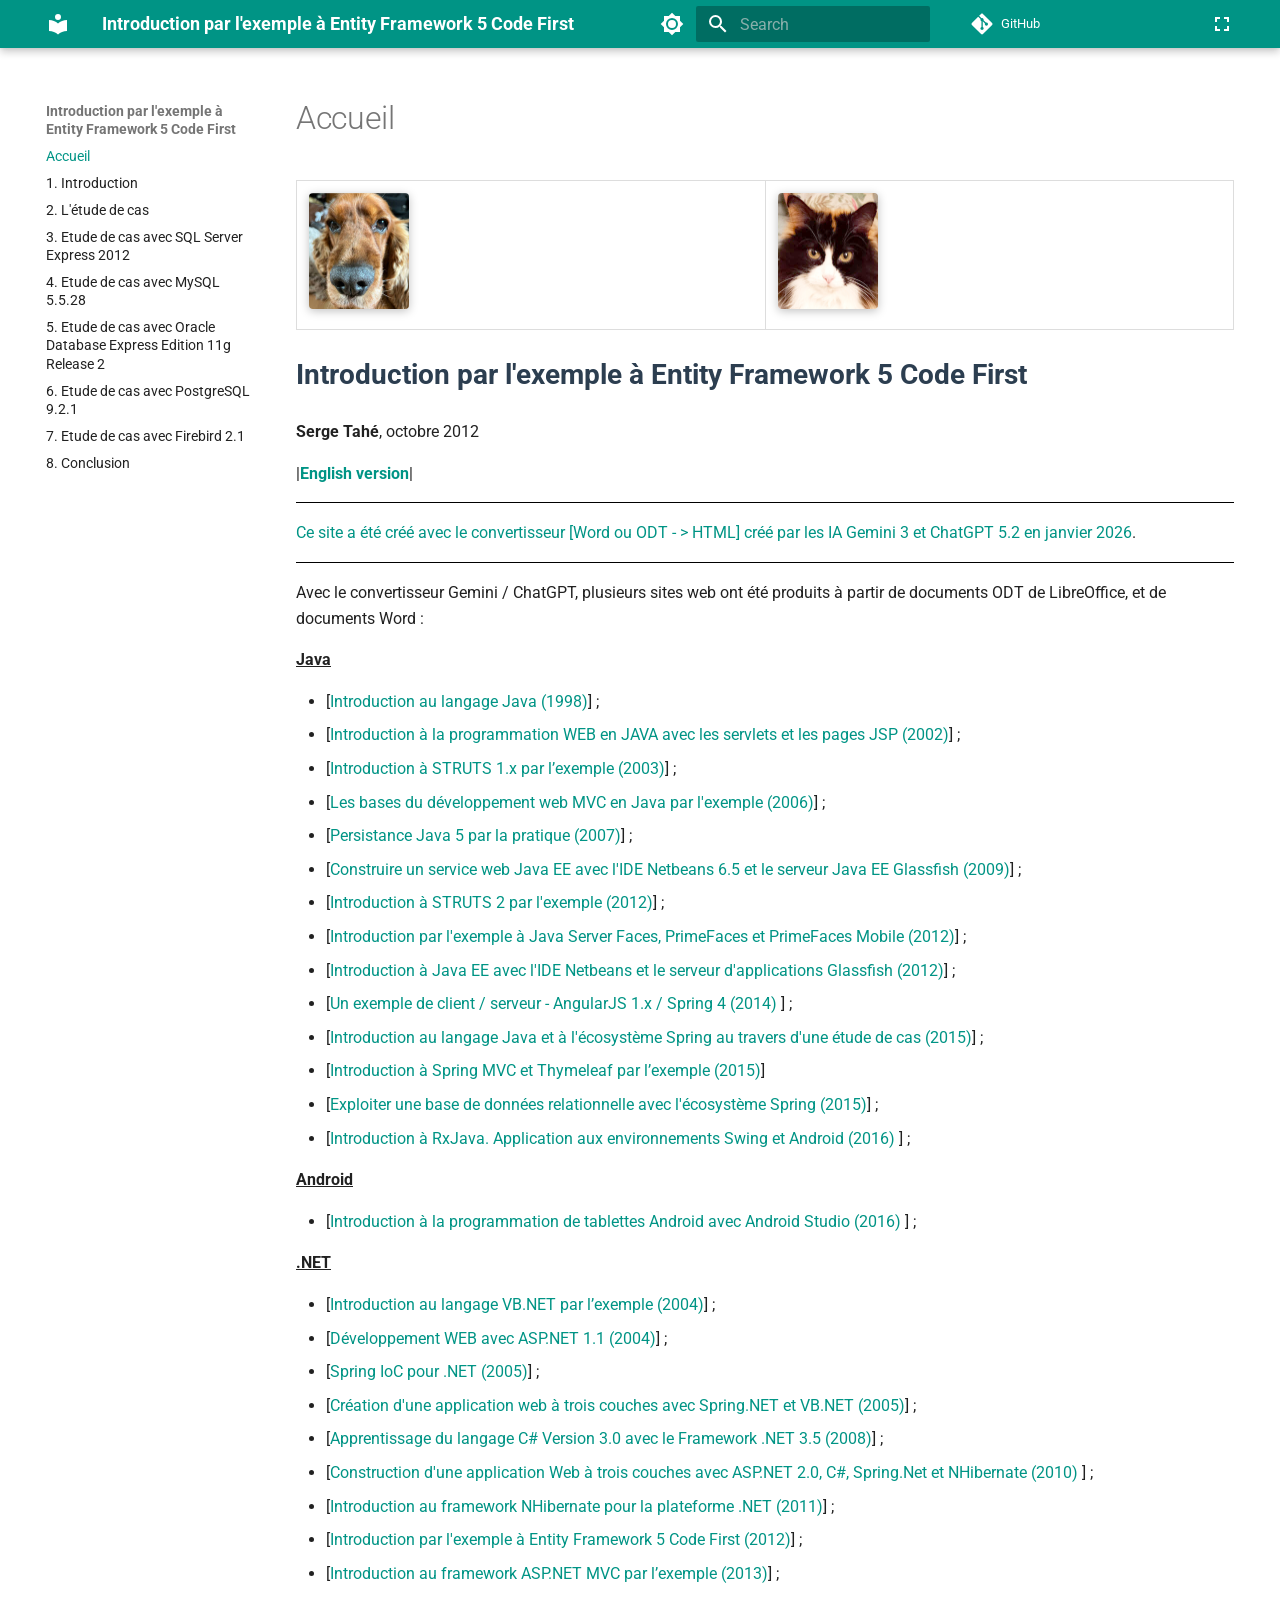
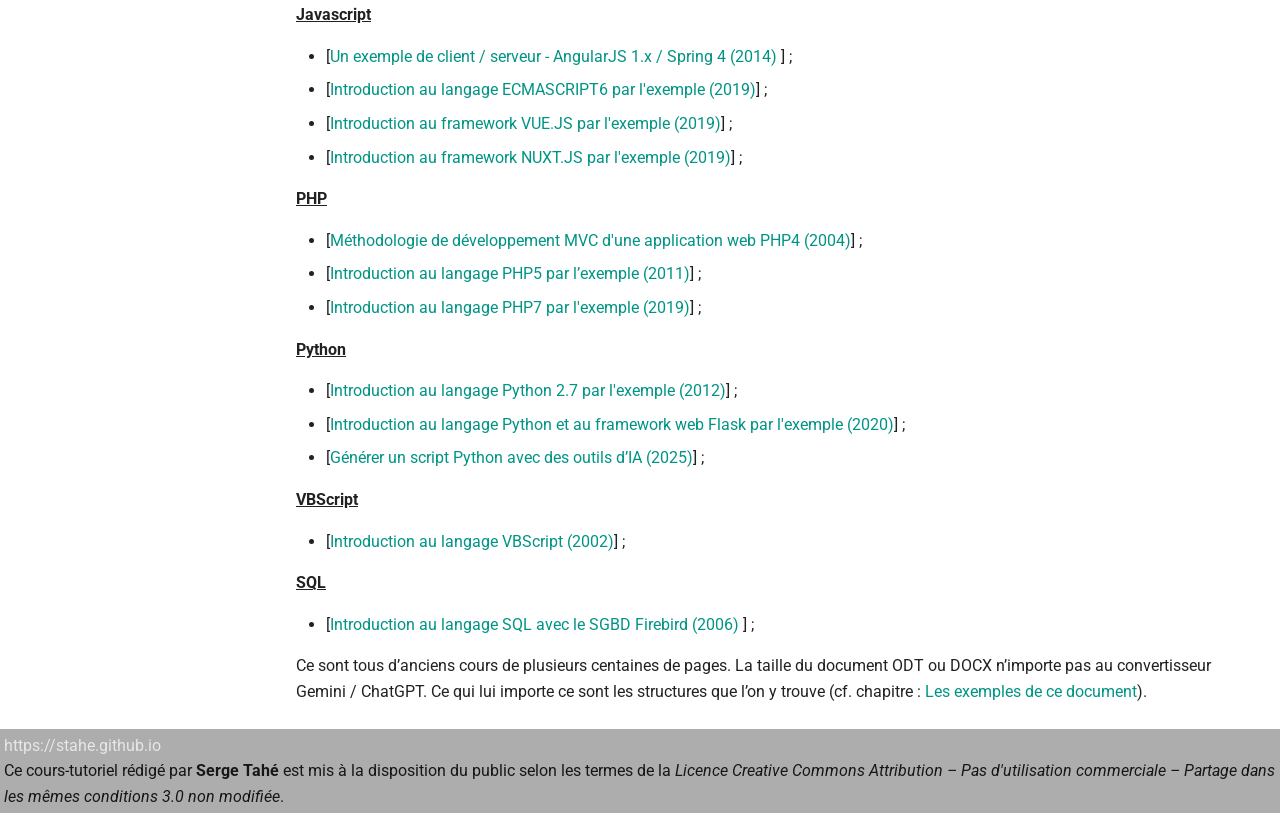
<file: index.html>
<!doctype html>
<html lang="en" class="no-js">
  <head>
    
      <meta charset="utf-8">
      <meta name="viewport" content="width=device-width,initial-scale=1">
      
        <meta name="description" content="Introduction par l'exemple à Entity Framework 5 Code First">
      
      
        <meta name="author" content="Serge Tahé">
      
      
        <link rel="canonical" href="https://stahe.github.io/ef5cf-oct-2012/index.html">
      
      
      
        <link rel="next" href="introduction.html">
      
      
        
      
      
      <link rel="icon" href="assets/images/favicon.png">
      <meta name="generator" content="mkdocs-1.6.1, mkdocs-material-9.7.0">
    
    
      
        <title>Introduction par l'exemple à Entity Framework 5 Code First</title>
      
    
    
      <link rel="stylesheet" href="assets/stylesheets/main.618322db.min.css">
      
        
        <link rel="stylesheet" href="assets/stylesheets/palette.ab4e12ef.min.css">
      
      


    
    
      
    
    
      
        
        
        <link rel="preconnect" href="https://fonts.gstatic.com" crossorigin>
        <link rel="stylesheet" href="https://fonts.googleapis.com/css?family=Roboto:300,300i,400,400i,700,700i%7CRoboto+Mono:400,400i,700,700i&display=fallback">
        <style>:root{--md-text-font:"Roboto";--md-code-font:"Roboto Mono"}</style>
      
    
    
      <link rel="stylesheet" href="stylesheets/focus.css">
    
    <script>__md_scope=new URL(".",location),__md_hash=e=>[...e].reduce(((e,_)=>(e<<5)-e+_.charCodeAt(0)),0),__md_get=(e,_=localStorage,t=__md_scope)=>JSON.parse(_.getItem(t.pathname+"."+e)),__md_set=(e,_,t=localStorage,a=__md_scope)=>{try{t.setItem(a.pathname+"."+e,JSON.stringify(_))}catch(e){}}</script>
    
      
  <script async src="https://www.googletagmanager.com/gtag/js?id=G-EBZC3JVJNR"></script>
  <script>
    window.dataLayer = window.dataLayer || [];
    function gtag(){dataLayer.push(arguments);}
    gtag('js', new Date());
    var siteName = "Introduction par l'exemple à Entity Framework 5 Code First";
    gtag('config', 'G-EBZC3JVJNR', {
        'page_title': siteName
    });
  </script>

    
    
  </head>
  
  
    
    
      
    
    
    
    
    <body dir="ltr" data-md-color-scheme="default" data-md-color-primary="teal" data-md-color-accent="purple">
  
    
    <input class="md-toggle" data-md-toggle="drawer" type="checkbox" id="__drawer" autocomplete="off">
    <input class="md-toggle" data-md-toggle="search" type="checkbox" id="__search" autocomplete="off">
    <label class="md-overlay" for="__drawer"></label>
    <div data-md-component="skip">
      
    </div>
    <div data-md-component="announce">
      
    </div>
    
    
      

  

<header class="md-header md-header--shadow" data-md-component="header">
  <nav class="md-header__inner md-grid" aria-label="Header">
    <a href="index.html" title="Introduction par l&#39;exemple à Entity Framework 5 Code First" class="md-header__button md-logo" aria-label="Introduction par l'exemple à Entity Framework 5 Code First" data-md-component="logo">
      
  
  <svg xmlns="http://www.w3.org/2000/svg" viewBox="0 0 24 24"><path d="M12 8a3 3 0 0 0 3-3 3 3 0 0 0-3-3 3 3 0 0 0-3 3 3 3 0 0 0 3 3m0 3.54C9.64 9.35 6.5 8 3 8v11c3.5 0 6.64 1.35 9 3.54 2.36-2.19 5.5-3.54 9-3.54V8c-3.5 0-6.64 1.35-9 3.54"/></svg>

    </a>
    <label class="md-header__button md-icon" for="__drawer">
      
      <svg xmlns="http://www.w3.org/2000/svg" viewBox="0 0 24 24"><path d="M3 6h18v2H3zm0 5h18v2H3zm0 5h18v2H3z"/></svg>
    </label>
    <div class="md-header__title" data-md-component="header-title">
      <div class="md-header__ellipsis">
        <div class="md-header__topic">
          <span class="md-ellipsis">
            Introduction par l'exemple à Entity Framework 5 Code First
          </span>
        </div>
        <div class="md-header__topic" data-md-component="header-topic">
          <span class="md-ellipsis">
            
              Accueil
            
          </span>
        </div>
      </div>
    </div>
    
      
        <form class="md-header__option" data-md-component="palette">
  
    
    
    
    <input class="md-option" data-md-color-media="(prefers-color-scheme: light)" data-md-color-scheme="default" data-md-color-primary="teal" data-md-color-accent="purple"  aria-label="Passer en mode sombre"  type="radio" name="__palette" id="__palette_0">
    
      <label class="md-header__button md-icon" title="Passer en mode sombre" for="__palette_1" hidden>
        <svg xmlns="http://www.w3.org/2000/svg" viewBox="0 0 24 24"><path d="M12 8a4 4 0 0 0-4 4 4 4 0 0 0 4 4 4 4 0 0 0 4-4 4 4 0 0 0-4-4m0 10a6 6 0 0 1-6-6 6 6 0 0 1 6-6 6 6 0 0 1 6 6 6 6 0 0 1-6 6m8-9.31V4h-4.69L12 .69 8.69 4H4v4.69L.69 12 4 15.31V20h4.69L12 23.31 15.31 20H20v-4.69L23.31 12z"/></svg>
      </label>
    
  
    
    
    
    <input class="md-option" data-md-color-media="(prefers-color-scheme: dark)" data-md-color-scheme="slate" data-md-color-primary="teal" data-md-color-accent="purple"  aria-label="Passer en mode clair"  type="radio" name="__palette" id="__palette_1">
    
      <label class="md-header__button md-icon" title="Passer en mode clair" for="__palette_0" hidden>
        <svg xmlns="http://www.w3.org/2000/svg" viewBox="0 0 24 24"><path d="M12 18c-.89 0-1.74-.2-2.5-.55C11.56 16.5 13 14.42 13 12s-1.44-4.5-3.5-5.45C10.26 6.2 11.11 6 12 6a6 6 0 0 1 6 6 6 6 0 0 1-6 6m8-9.31V4h-4.69L12 .69 8.69 4H4v4.69L.69 12 4 15.31V20h4.69L12 23.31 15.31 20H20v-4.69L23.31 12z"/></svg>
      </label>
    
  
</form>
      
    
    
      <script>var palette=__md_get("__palette");if(palette&&palette.color){if("(prefers-color-scheme)"===palette.color.media){var media=matchMedia("(prefers-color-scheme: light)"),input=document.querySelector(media.matches?"[data-md-color-media='(prefers-color-scheme: light)']":"[data-md-color-media='(prefers-color-scheme: dark)']");palette.color.media=input.getAttribute("data-md-color-media"),palette.color.scheme=input.getAttribute("data-md-color-scheme"),palette.color.primary=input.getAttribute("data-md-color-primary"),palette.color.accent=input.getAttribute("data-md-color-accent")}for(var[key,value]of Object.entries(palette.color))document.body.setAttribute("data-md-color-"+key,value)}</script>
    
    
    
      
      
        <label class="md-header__button md-icon" for="__search">
          
          <svg xmlns="http://www.w3.org/2000/svg" viewBox="0 0 24 24"><path d="M9.5 3A6.5 6.5 0 0 1 16 9.5c0 1.61-.59 3.09-1.56 4.23l.27.27h.79l5 5-1.5 1.5-5-5v-.79l-.27-.27A6.52 6.52 0 0 1 9.5 16 6.5 6.5 0 0 1 3 9.5 6.5 6.5 0 0 1 9.5 3m0 2C7 5 5 7 5 9.5S7 14 9.5 14 14 12 14 9.5 12 5 9.5 5"/></svg>
        </label>
        <div class="md-search" data-md-component="search" role="dialog">
  <label class="md-search__overlay" for="__search"></label>
  <div class="md-search__inner" role="search">
    <form class="md-search__form" name="search">
      <input type="text" class="md-search__input" name="query" aria-label="Search" placeholder="Search" autocapitalize="off" autocorrect="off" autocomplete="off" spellcheck="false" data-md-component="search-query" required>
      <label class="md-search__icon md-icon" for="__search">
        
        <svg xmlns="http://www.w3.org/2000/svg" viewBox="0 0 24 24"><path d="M9.5 3A6.5 6.5 0 0 1 16 9.5c0 1.61-.59 3.09-1.56 4.23l.27.27h.79l5 5-1.5 1.5-5-5v-.79l-.27-.27A6.52 6.52 0 0 1 9.5 16 6.5 6.5 0 0 1 3 9.5 6.5 6.5 0 0 1 9.5 3m0 2C7 5 5 7 5 9.5S7 14 9.5 14 14 12 14 9.5 12 5 9.5 5"/></svg>
        
        <svg xmlns="http://www.w3.org/2000/svg" viewBox="0 0 24 24"><path d="M20 11v2H8l5.5 5.5-1.42 1.42L4.16 12l7.92-7.92L13.5 5.5 8 11z"/></svg>
      </label>
      <nav class="md-search__options" aria-label="Search">
        
        <button type="reset" class="md-search__icon md-icon" title="Clear" aria-label="Clear" tabindex="-1">
          
          <svg xmlns="http://www.w3.org/2000/svg" viewBox="0 0 24 24"><path d="M19 6.41 17.59 5 12 10.59 6.41 5 5 6.41 10.59 12 5 17.59 6.41 19 12 13.41 17.59 19 19 17.59 13.41 12z"/></svg>
        </button>
      </nav>
      
    </form>
    <div class="md-search__output">
      <div class="md-search__scrollwrap" tabindex="0" data-md-scrollfix>
        <div class="md-search-result" data-md-component="search-result">
          <div class="md-search-result__meta">
            Initializing search
          </div>
          <ol class="md-search-result__list" role="presentation"></ol>
        </div>
      </div>
    </div>
  </div>
</div>
      
    
    
      <div class="md-header__source">
        <a href="https://stahe.github.io/ef5cf-oct-2012" title="Go to repository" class="md-source" data-md-component="source">
  <div class="md-source__icon md-icon">
    
    <svg xmlns="http://www.w3.org/2000/svg" viewBox="0 0 448 512"><!--! Font Awesome Free 7.1.0 by @fontawesome - https://fontawesome.com License - https://fontawesome.com/license/free (Icons: CC BY 4.0, Fonts: SIL OFL 1.1, Code: MIT License) Copyright 2025 Fonticons, Inc.--><path d="M439.6 236.1 244 40.5c-5.4-5.5-12.8-8.5-20.4-8.5s-15 3-20.4 8.4L162.5 81l51.5 51.5c27.1-9.1 52.7 16.8 43.4 43.7l49.7 49.7c34.2-11.8 61.2 31 35.5 56.7-26.5 26.5-70.2-2.9-56-37.3L240.3 199v121.9c25.3 12.5 22.3 41.8 9.1 55-6.4 6.4-15.2 10.1-24.3 10.1s-17.8-3.6-24.3-10.1c-17.6-17.6-11.1-46.9 11.2-56v-123c-20.8-8.5-24.6-30.7-18.6-45L142.6 101 8.5 235.1C3 240.6 0 247.9 0 255.5s3 15 8.5 20.4l195.6 195.7c5.4 5.4 12.7 8.4 20.4 8.4s15-3 20.4-8.4l194.7-194.7c5.4-5.4 8.4-12.8 8.4-20.4s-3-15-8.4-20.4"/></svg>
  </div>
  <div class="md-source__repository">
    GitHub
  </div>
</a>
      </div>
    
  </nav>
  
</header>
    
    <div class="md-container" data-md-component="container">
      
      
        
          
        
      
      <main class="md-main" data-md-component="main">
        <div class="md-main__inner md-grid">
          
            
              
              <div class="md-sidebar md-sidebar--primary" data-md-component="sidebar" data-md-type="navigation" >
                <div class="md-sidebar__scrollwrap">
                  <div class="md-sidebar__inner">
                    



  

<nav class="md-nav md-nav--primary md-nav--integrated" aria-label="Navigation" data-md-level="0">
  <label class="md-nav__title" for="__drawer">
    <a href="index.html" title="Introduction par l&#39;exemple à Entity Framework 5 Code First" class="md-nav__button md-logo" aria-label="Introduction par l'exemple à Entity Framework 5 Code First" data-md-component="logo">
      
  
  <svg xmlns="http://www.w3.org/2000/svg" viewBox="0 0 24 24"><path d="M12 8a3 3 0 0 0 3-3 3 3 0 0 0-3-3 3 3 0 0 0-3 3 3 3 0 0 0 3 3m0 3.54C9.64 9.35 6.5 8 3 8v11c3.5 0 6.64 1.35 9 3.54 2.36-2.19 5.5-3.54 9-3.54V8c-3.5 0-6.64 1.35-9 3.54"/></svg>

    </a>
    Introduction par l'exemple à Entity Framework 5 Code First
  </label>
  
    <div class="md-nav__source">
      <a href="https://stahe.github.io/ef5cf-oct-2012" title="Go to repository" class="md-source" data-md-component="source">
  <div class="md-source__icon md-icon">
    
    <svg xmlns="http://www.w3.org/2000/svg" viewBox="0 0 448 512"><!--! Font Awesome Free 7.1.0 by @fontawesome - https://fontawesome.com License - https://fontawesome.com/license/free (Icons: CC BY 4.0, Fonts: SIL OFL 1.1, Code: MIT License) Copyright 2025 Fonticons, Inc.--><path d="M439.6 236.1 244 40.5c-5.4-5.5-12.8-8.5-20.4-8.5s-15 3-20.4 8.4L162.5 81l51.5 51.5c27.1-9.1 52.7 16.8 43.4 43.7l49.7 49.7c34.2-11.8 61.2 31 35.5 56.7-26.5 26.5-70.2-2.9-56-37.3L240.3 199v121.9c25.3 12.5 22.3 41.8 9.1 55-6.4 6.4-15.2 10.1-24.3 10.1s-17.8-3.6-24.3-10.1c-17.6-17.6-11.1-46.9 11.2-56v-123c-20.8-8.5-24.6-30.7-18.6-45L142.6 101 8.5 235.1C3 240.6 0 247.9 0 255.5s3 15 8.5 20.4l195.6 195.7c5.4 5.4 12.7 8.4 20.4 8.4s15-3 20.4-8.4l194.7-194.7c5.4-5.4 8.4-12.8 8.4-20.4s-3-15-8.4-20.4"/></svg>
  </div>
  <div class="md-source__repository">
    GitHub
  </div>
</a>
    </div>
  
  <ul class="md-nav__list" data-md-scrollfix>
    
      
      
  
  
    
  
  
  
    <li class="md-nav__item md-nav__item--active">
      
      <input class="md-nav__toggle md-toggle" type="checkbox" id="__toc">
      
      
      
      <a href="index.html" class="md-nav__link md-nav__link--active">
        
  
  
  <span class="md-ellipsis">
    
  
    Accueil
  

    
  </span>
  
  

      </a>
      
    </li>
  

    
      
      
  
  
  
  
    <li class="md-nav__item">
      <a href="introduction.html" class="md-nav__link">
        
  
  
  <span class="md-ellipsis">
    
  
    1. Introduction
  

    
  </span>
  
  

      </a>
    </li>
  

    
      
      
  
  
  
  
    <li class="md-nav__item">
      <a href="letude-de-cas.html" class="md-nav__link">
        
  
  
  <span class="md-ellipsis">
    
  
    2. L'étude de cas
  

    
  </span>
  
  

      </a>
    </li>
  

    
      
      
  
  
  
  
    <li class="md-nav__item">
      <a href="etude-de-cas-avec-sql-server-express-2012.html" class="md-nav__link">
        
  
  
  <span class="md-ellipsis">
    
  
    3. Etude de cas avec SQL Server Express 2012
  

    
  </span>
  
  

      </a>
    </li>
  

    
      
      
  
  
  
  
    <li class="md-nav__item">
      <a href="etude-de-cas-avec-mysql-5528.html" class="md-nav__link">
        
  
  
  <span class="md-ellipsis">
    
  
    4. Etude de cas avec MySQL 5.5.28
  

    
  </span>
  
  

      </a>
    </li>
  

    
      
      
  
  
  
  
    <li class="md-nav__item">
      <a href="etude-de-cas-avec--oracle-database-express-edition-11g-release-2.html" class="md-nav__link">
        
  
  
  <span class="md-ellipsis">
    
  
    5. Etude de cas avec  Oracle Database Express Edition 11g Release 2
  

    
  </span>
  
  

      </a>
    </li>
  

    
      
      
  
  
  
  
    <li class="md-nav__item">
      <a href="etude-de-cas-avec--postgresql-921.html" class="md-nav__link">
        
  
  
  <span class="md-ellipsis">
    
  
    6. Etude de cas avec  PostgreSQL 9.2.1
  

    
  </span>
  
  

      </a>
    </li>
  

    
      
      
  
  
  
  
    <li class="md-nav__item">
      <a href="etude-de-cas-avec--firebird-21.html" class="md-nav__link">
        
  
  
  <span class="md-ellipsis">
    
  
    7. Etude de cas avec  Firebird 2.1
  

    
  </span>
  
  

      </a>
    </li>
  

    
      
      
  
  
  
  
    <li class="md-nav__item">
      <a href="conclusion.html" class="md-nav__link">
        
  
  
  <span class="md-ellipsis">
    
  
    8. Conclusion
  

    
  </span>
  
  

      </a>
    </li>
  

    
  </ul>
</nav>
                  </div>
                </div>
              </div>
            
            
          
          
            <div class="md-content" data-md-component="content">
              
              <article class="md-content__inner md-typeset">
                
                  



  <h1>Accueil</h1>

<table class="odt-table" style="border-collapse: collapse; width: 100%; margin-bottom: 1em;"><tr><td style="border: 1px solid #ddd; padding: 8px; vertical-align: top;"><img src="images/10000000000000C8000000E930F662D2.png" width="100" height="117" style="display:inline-block; margin:4px;width:2.646cm;height:3.083cm;" class="odt-zoomable" data-zoom-src="images/10000000000000C8000000E930F662D2.png" /></td><td style="border: 1px solid #ddd; padding: 8px; vertical-align: top;"><img src="images/10000000000000C8000000E90F858128.png" width="100" height="117" style="display:inline-block; margin:4px;width:2.646cm;height:3.083cm;" class="odt-zoomable" data-zoom-src="images/10000000000000C8000000E90F858128.png" /></td></tr></table>

<p style="font-size: 28px; font-weight: bold; margin-bottom: 1em; line-height: 1.2; color: #2c3e50;">Introduction par l&#x27;exemple à Entity Framework 5 Code First</p>

<p><strong>Serge Tahé</strong>, octobre 2012</p>
<p>|<a href="https://stahe.github.io/en-ef5cf-oct-2012/"><strong>English version</strong></a>|</p>
<hr style="border:0; border-top:0.06pt solid #000000; margin:0.75em 0;" data-odt-border="top" />
<p><a href="https://stahe.github.io/word-odt-vers-html-janv-2026/">Ce site a été créé avec le convertisseur [Word ou ODT - &gt; HTML] créé par les IA Gemini 3 et ChatGPT 5.2 en janvier 2026</a>.</p>
<hr style="border:0; border-top:0.06pt solid #000000; margin:0.75em 0;" data-odt-border="bottom" />
<p>Avec le convertisseur Gemini / ChatGPT, plusieurs sites web ont été produits à partir de documents ODT de LibreOffice, et de documents Word :</p>
<p><u><strong>Java</strong></u></p>
<ul>
<li>[<a href="https://stahe.github.io/java-sept-1998/">Introduction au langage Java (1998)</a>] ;</li>
<li>[<a href="https://stahe.github.io/servlets-java-juin-2002/">Introduction à la programmation WEB en JAVA avec les servlets et les pages JSP (2002)</a>] ;</li>
<li>[<a href="https://stahe.github.io/struts1x-dec-2003/">Introduction à STRUTS 1.x par l’exemple (2003)</a>] ;</li>
<li>[<a href="https://stahe.github.io/java-web-mvc-mai-2006/">Les bases du développement web MVC en Java par l&#x27;exemple (2006)</a>] ;</li>
<li>[<a href="https://stahe.github.io/jpa-juin-2007/">Persistance Java 5 par la pratique (2007)</a>] ;</li>
<li>[<a href="https://stahe.github.io/webservice-netbeans-glassfish-fev-2009/">Construire un service web Java EE avec l&#x27;IDE Netbeans 6.5 et le serveur Java EE Glassfish (2009)</a>] ;</li>
<li>[<a href="https://stahe.github.io/struts2-janv-2012/">Introduction à STRUTS 2 par l&#x27;exemple (2012)</a>] ;</li>
<li>[<a href="https://stahe.github.io/jsf2-pf-pfm-juin-2012/">Introduction par l&#x27;exemple à Java Server Faces, PrimeFaces et PrimeFaces Mobile (2012)</a>] ;</li>
<li>[<a href="https://stahe.github.io/javaee-juin-2012/">Introduction à  Java EE avec l&#x27;IDE Netbeans et le serveur d&#x27;applications Glassfish (2012)</a>] ;</li>
<li>[<a href="https://stahe.github.io/spring-angular1.x-juillet-2014/">Un exemple de client / serveur - AngularJS 1.x / Spring 4 (2014)</a> ] ;</li>
<li>[<a href="https://stahe.github.io/java-spring-dec-2015/">Introduction au langage Java et à l&#x27;écosystème Spring au travers d&#x27;une étude de cas (2015)</a>] ;</li>
<li>[<a href="https://stahe.github.io/springmvc-thymeleaf-janv-2015/">Introduction à Spring MVC et Thymeleaf par l’exemple (2015)</a>]</li>
<li>[<a href="https://stahe.github.io/spring-database-juin-2015/">Exploiter une base de données relationnelle avec l&#x27;écosystème Spring (2015)</a>] ;</li>
<li>[<a href="https://stahe.github.io/rxjava-mai-2016/">Introduction à RxJava. Application aux environnements Swing et Android (2016)</a> ] ;</li>
</ul>
<p><u><strong>Android</strong></u></p>
<ul>
<li>[<a href="https://stahe.github.io/android-aout-2016/">Introduction à la programmation de tablettes Android avec Android Studio (2016)</a> ] ;</li>
</ul>
<p><u><strong>.NET</strong></u></p>
<ul>
<li>[<a href="https://stahe.github.io/vbnet-mars-2004/">Introduction au langage VB.NET par l’exemple (2004)</a>] ;</li>
<li>[<a href="https://stahe.github.io/aspnet1.1-avril-2004/">Développement WEB avec ASP.NET 1.1 (2004)</a>] ;</li>
<li>[<a href="https://stahe.github.io/springioc-dotnet-avril-2005/">Spring IoC pour .NET (2005)</a>] ;</li>
<li>[<a href="https://stahe.github.io/web3tier-dotnet-avril-2005/">Création d&#x27;une application web à trois couches avec Spring.NET et VB.NET (2005)</a>] ;</li>
<li>[<a href="https://stahe.github.io/csharp-mai-2008/">Apprentissage du langage C# Version 3.0 avec le Framework .NET 3.5 (2008)</a>] ;</li>
<li>[<a href="https://stahe.github.io/pam-aspnet-juin-2010/">Construction d&#x27;une application Web à trois couches avec ASP.NET 2.0, C#, Spring.Net et NHibernate (2010)</a> ] ;</li>
<li>[<a href="https://stahe.github.io/nhibernate-dotnet-dec-2011/">Introduction au framework NHibernate pour la plateforme .NET (2011)</a>] ;</li>
<li>[<a href="https://stahe.github.io/ef5cf-oct-2012/">Introduction par l&#x27;exemple à Entity Framework 5 Code First (2012)</a>] ;</li>
<li>[<a href="https://stahe.github.io/aspnetmvc-nov-2013/">Introduction au framework ASP.NET MVC par l’exemple (2013)</a>] ;</li>
</ul>
<p><u><strong>Javascript</strong></u></p>
<ul>
<li>[<a href="https://stahe.github.io/spring-angular1.x-juillet-2014/">Un exemple de client / serveur - AngularJS 1.x / Spring 4 (2014)</a> ] ;</li>
<li>[<a href="https://stahe.github.io/ecmascript6-oct-2019/">Introduction au langage ECMASCRIPT6 par l&#x27;exemple (2019)</a>] ;</li>
<li>[<a href="https://stahe.github.io/vuejs-oct-2019/">Introduction au framework VUE.JS par l&#x27;exemple (2019)</a>] ;</li>
<li>[<a href="https://stahe.github.io/nuxtjs-dec-2019/">Introduction au framework NUXT.JS par l&#x27;exemple (2019)</a>] ;</li>
</ul>
<p><u><strong>PHP</strong></u></p>
<ul>
<li>[<a href="https://stahe.github.io/php4mvc-janvier-2004/">Méthodologie de développement MVC d&#x27;une application web PHP4 (2004)</a>] ;</li>
<li>[<a href="https://stahe.github.io/php5-juillet-2011/">Introduction au langage PHP5 par l’exemple (2011)</a>] ;</li>
<li>[<a href="https://stahe.github.io/php7-juillet-2019/">Introduction au langage PHP7 par l&#x27;exemple (2019)</a>] ;</li>
</ul>
<p><u><strong>Python</strong></u></p>
<ul>
<li>[<a href="https://stahe.github.io/python2.7-mars-2012/">Introduction au langage Python 2.7 par l&#x27;exemple (2012)</a>] ;</li>
<li>[<a href="https://stahe.github.io/python-flask-sept-2020/">Introduction au langage Python et au framework web Flask par l&#x27;exemple (2020)</a>] ;</li>
<li>[<a href="https://stahe.github.io/python-ia-sept-2025/">Générer un script Python avec des outils d’IA (2025)</a>] ;</li>
</ul>
<p><u><strong>VBScript</strong></u></p>
<ul>
<li>[<a href="https://stahe.github.io/vbscript-janv-2002/">Introduction au langage VBScript (2002)</a>] ;</li>
</ul>
<p><u><strong>SQL</strong></u></p>
<ul>
<li>[<a href="https://stahe.github.io/sql-firebird-janv-2006/">Introduction au langage SQL avec le SGBD Firebird (2006)</a> ] ;</li>
</ul>
<p>Ce sont tous d’anciens cours de plusieurs centaines de pages. La taille du document ODT ou DOCX n’importe pas au convertisseur Gemini / ChatGPT. Ce qui lui importe ce sont les structures que l’on y trouve (cf. chapitre :  <a href="https://stahe.github.io/word-odt-vers-html-janv-2026/les-exemples-de-ce-document----.html">Les exemples de ce document</a>).</p>









  




                
              </article>
            </div>
          
          
<script>var target=document.getElementById(location.hash.slice(1));target&&target.name&&(target.checked=target.name.startsWith("__tabbed_"))</script>
        </div>
        
          <button type="button" class="md-top md-icon" data-md-component="top" hidden>
  
  <svg xmlns="http://www.w3.org/2000/svg" viewBox="0 0 24 24"><path d="M13 20h-2V8l-5.5 5.5-1.42-1.42L12 4.16l7.92 7.92-1.42 1.42L13 8z"/></svg>
  Back to top
</button>
        
      </main>
      
        
  <div class="md-footer-meta md-typeset">
    <div class="md-footer-meta__inner">

      <div>
        <a href="https://stahe.github.io" target="_blank">
          https://stahe.github.io
        </a>
        <br>
        Ce cours-tutoriel rédigé par <strong>Serge Tahé</strong> est mis à la disposition du public selon les termes de la
        <em>Licence Creative Commons Attribution – Pas d'utilisation commerciale –
        Partage dans les mêmes conditions 3.0 non modifiée</em>.

      </div>

    </div>
  </div>

      
    </div>
    <div class="md-dialog" data-md-component="dialog">
      <div class="md-dialog__inner md-typeset"></div>
    </div>
    
    
    
      
      
      <script id="__config" type="application/json">{"annotate": null, "base": ".", "features": ["navigation.sections", "navigation.indexes", "navigation.expand", "toc.integrate", "navigation.top"], "search": "assets/javascripts/workers/search.7a47a382.min.js", "tags": null, "translations": {"clipboard.copied": "Copied to clipboard", "clipboard.copy": "Copy to clipboard", "search.result.more.one": "1 more on this page", "search.result.more.other": "# more on this page", "search.result.none": "No matching documents", "search.result.one": "1 matching document", "search.result.other": "# matching documents", "search.result.placeholder": "Type to start searching", "search.result.term.missing": "Missing", "select.version": "Select version"}, "version": null}</script>
    
    
      <script src="assets/javascripts/bundle.e71a0d61.min.js"></script>
      
        <script src="javascripts/focus.js"></script>
      
    
  </body>
</html>
</file>
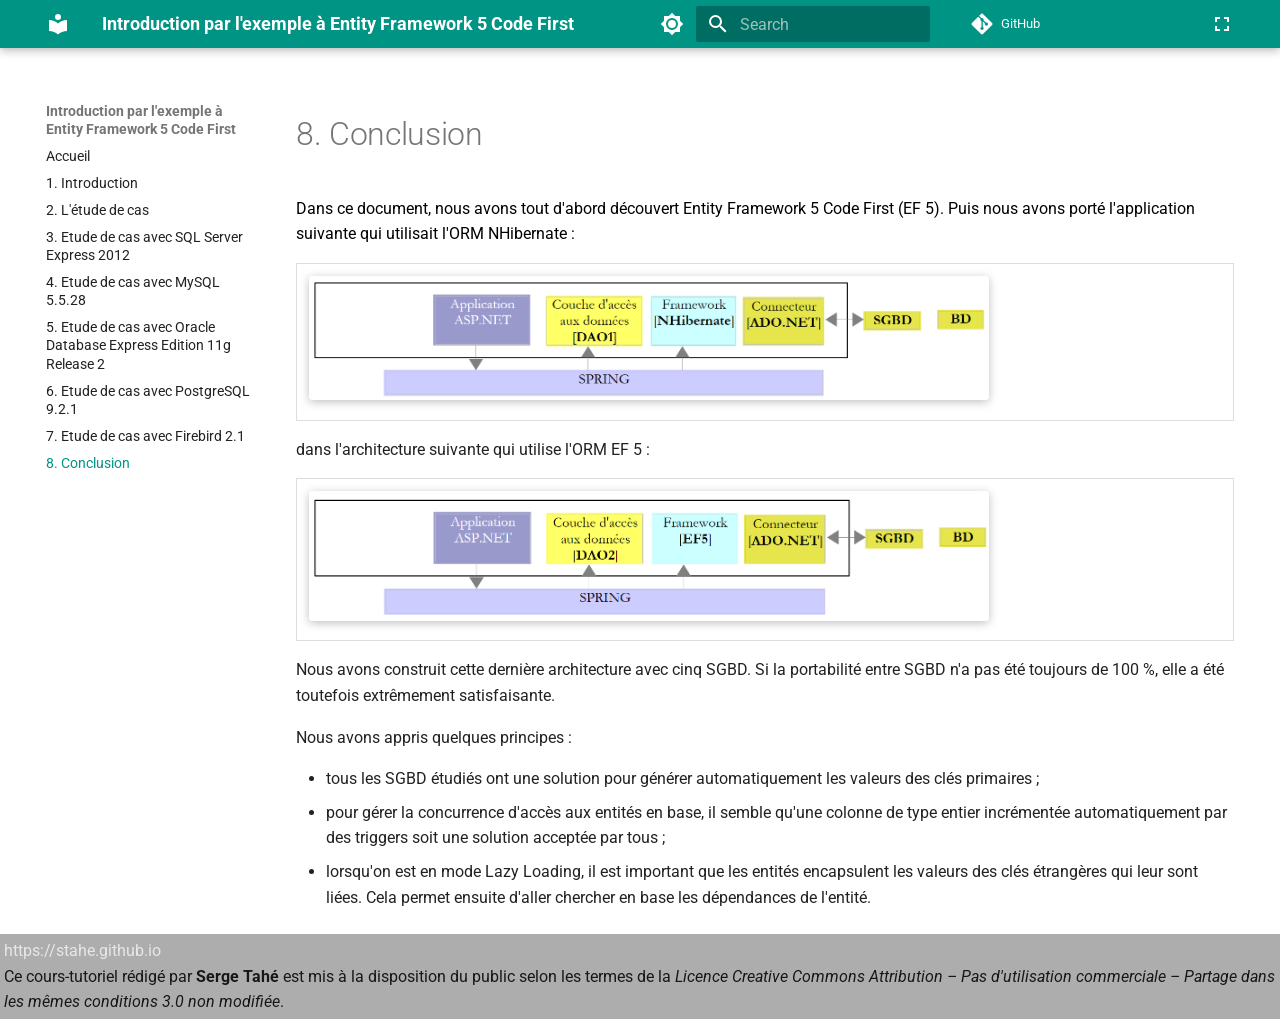
<file: conclusion.html>
<!doctype html>
<html lang="en" class="no-js">
  <head>
    
      <meta charset="utf-8">
      <meta name="viewport" content="width=device-width,initial-scale=1">
      
        <meta name="description" content="Introduction par l'exemple à Entity Framework 5 Code First">
      
      
        <meta name="author" content="Serge Tahé">
      
      
        <link rel="canonical" href="https://stahe.github.io/ef5cf-oct-2012/conclusion.html">
      
      
        <link rel="prev" href="etude-de-cas-avec--firebird-21.html">
      
      
      
        
      
      
      <link rel="icon" href="assets/images/favicon.png">
      <meta name="generator" content="mkdocs-1.6.1, mkdocs-material-9.7.0">
    
    
      
        <title>8. Conclusion - Introduction par l'exemple à Entity Framework 5 Code First</title>
      
    
    
      <link rel="stylesheet" href="assets/stylesheets/main.618322db.min.css">
      
        
        <link rel="stylesheet" href="assets/stylesheets/palette.ab4e12ef.min.css">
      
      


    
    
      
    
    
      
        
        
        <link rel="preconnect" href="https://fonts.gstatic.com" crossorigin>
        <link rel="stylesheet" href="https://fonts.googleapis.com/css?family=Roboto:300,300i,400,400i,700,700i%7CRoboto+Mono:400,400i,700,700i&display=fallback">
        <style>:root{--md-text-font:"Roboto";--md-code-font:"Roboto Mono"}</style>
      
    
    
      <link rel="stylesheet" href="stylesheets/focus.css">
    
    <script>__md_scope=new URL(".",location),__md_hash=e=>[...e].reduce(((e,_)=>(e<<5)-e+_.charCodeAt(0)),0),__md_get=(e,_=localStorage,t=__md_scope)=>JSON.parse(_.getItem(t.pathname+"."+e)),__md_set=(e,_,t=localStorage,a=__md_scope)=>{try{t.setItem(a.pathname+"."+e,JSON.stringify(_))}catch(e){}}</script>
    
      
  <script async src="https://www.googletagmanager.com/gtag/js?id=G-EBZC3JVJNR"></script>
  <script>
    window.dataLayer = window.dataLayer || [];
    function gtag(){dataLayer.push(arguments);}
    gtag('js', new Date());
    var siteName = "Introduction par l'exemple à Entity Framework 5 Code First";
    gtag('config', 'G-EBZC3JVJNR', {
        'page_title': siteName
    });
  </script>

    
    
  </head>
  
  
    
    
      
    
    
    
    
    <body dir="ltr" data-md-color-scheme="default" data-md-color-primary="teal" data-md-color-accent="purple">
  
    
    <input class="md-toggle" data-md-toggle="drawer" type="checkbox" id="__drawer" autocomplete="off">
    <input class="md-toggle" data-md-toggle="search" type="checkbox" id="__search" autocomplete="off">
    <label class="md-overlay" for="__drawer"></label>
    <div data-md-component="skip">
      
        
        <a href="#8-conclusion" class="md-skip">
          Skip to content
        </a>
      
    </div>
    <div data-md-component="announce">
      
    </div>
    
    
      

  

<header class="md-header md-header--shadow" data-md-component="header">
  <nav class="md-header__inner md-grid" aria-label="Header">
    <a href="index.html" title="Introduction par l&#39;exemple à Entity Framework 5 Code First" class="md-header__button md-logo" aria-label="Introduction par l'exemple à Entity Framework 5 Code First" data-md-component="logo">
      
  
  <svg xmlns="http://www.w3.org/2000/svg" viewBox="0 0 24 24"><path d="M12 8a3 3 0 0 0 3-3 3 3 0 0 0-3-3 3 3 0 0 0-3 3 3 3 0 0 0 3 3m0 3.54C9.64 9.35 6.5 8 3 8v11c3.5 0 6.64 1.35 9 3.54 2.36-2.19 5.5-3.54 9-3.54V8c-3.5 0-6.64 1.35-9 3.54"/></svg>

    </a>
    <label class="md-header__button md-icon" for="__drawer">
      
      <svg xmlns="http://www.w3.org/2000/svg" viewBox="0 0 24 24"><path d="M3 6h18v2H3zm0 5h18v2H3zm0 5h18v2H3z"/></svg>
    </label>
    <div class="md-header__title" data-md-component="header-title">
      <div class="md-header__ellipsis">
        <div class="md-header__topic">
          <span class="md-ellipsis">
            Introduction par l'exemple à Entity Framework 5 Code First
          </span>
        </div>
        <div class="md-header__topic" data-md-component="header-topic">
          <span class="md-ellipsis">
            
              8. Conclusion
            
          </span>
        </div>
      </div>
    </div>
    
      
        <form class="md-header__option" data-md-component="palette">
  
    
    
    
    <input class="md-option" data-md-color-media="(prefers-color-scheme: light)" data-md-color-scheme="default" data-md-color-primary="teal" data-md-color-accent="purple"  aria-label="Passer en mode sombre"  type="radio" name="__palette" id="__palette_0">
    
      <label class="md-header__button md-icon" title="Passer en mode sombre" for="__palette_1" hidden>
        <svg xmlns="http://www.w3.org/2000/svg" viewBox="0 0 24 24"><path d="M12 8a4 4 0 0 0-4 4 4 4 0 0 0 4 4 4 4 0 0 0 4-4 4 4 0 0 0-4-4m0 10a6 6 0 0 1-6-6 6 6 0 0 1 6-6 6 6 0 0 1 6 6 6 6 0 0 1-6 6m8-9.31V4h-4.69L12 .69 8.69 4H4v4.69L.69 12 4 15.31V20h4.69L12 23.31 15.31 20H20v-4.69L23.31 12z"/></svg>
      </label>
    
  
    
    
    
    <input class="md-option" data-md-color-media="(prefers-color-scheme: dark)" data-md-color-scheme="slate" data-md-color-primary="teal" data-md-color-accent="purple"  aria-label="Passer en mode clair"  type="radio" name="__palette" id="__palette_1">
    
      <label class="md-header__button md-icon" title="Passer en mode clair" for="__palette_0" hidden>
        <svg xmlns="http://www.w3.org/2000/svg" viewBox="0 0 24 24"><path d="M12 18c-.89 0-1.74-.2-2.5-.55C11.56 16.5 13 14.42 13 12s-1.44-4.5-3.5-5.45C10.26 6.2 11.11 6 12 6a6 6 0 0 1 6 6 6 6 0 0 1-6 6m8-9.31V4h-4.69L12 .69 8.69 4H4v4.69L.69 12 4 15.31V20h4.69L12 23.31 15.31 20H20v-4.69L23.31 12z"/></svg>
      </label>
    
  
</form>
      
    
    
      <script>var palette=__md_get("__palette");if(palette&&palette.color){if("(prefers-color-scheme)"===palette.color.media){var media=matchMedia("(prefers-color-scheme: light)"),input=document.querySelector(media.matches?"[data-md-color-media='(prefers-color-scheme: light)']":"[data-md-color-media='(prefers-color-scheme: dark)']");palette.color.media=input.getAttribute("data-md-color-media"),palette.color.scheme=input.getAttribute("data-md-color-scheme"),palette.color.primary=input.getAttribute("data-md-color-primary"),palette.color.accent=input.getAttribute("data-md-color-accent")}for(var[key,value]of Object.entries(palette.color))document.body.setAttribute("data-md-color-"+key,value)}</script>
    
    
    
      
      
        <label class="md-header__button md-icon" for="__search">
          
          <svg xmlns="http://www.w3.org/2000/svg" viewBox="0 0 24 24"><path d="M9.5 3A6.5 6.5 0 0 1 16 9.5c0 1.61-.59 3.09-1.56 4.23l.27.27h.79l5 5-1.5 1.5-5-5v-.79l-.27-.27A6.52 6.52 0 0 1 9.5 16 6.5 6.5 0 0 1 3 9.5 6.5 6.5 0 0 1 9.5 3m0 2C7 5 5 7 5 9.5S7 14 9.5 14 14 12 14 9.5 12 5 9.5 5"/></svg>
        </label>
        <div class="md-search" data-md-component="search" role="dialog">
  <label class="md-search__overlay" for="__search"></label>
  <div class="md-search__inner" role="search">
    <form class="md-search__form" name="search">
      <input type="text" class="md-search__input" name="query" aria-label="Search" placeholder="Search" autocapitalize="off" autocorrect="off" autocomplete="off" spellcheck="false" data-md-component="search-query" required>
      <label class="md-search__icon md-icon" for="__search">
        
        <svg xmlns="http://www.w3.org/2000/svg" viewBox="0 0 24 24"><path d="M9.5 3A6.5 6.5 0 0 1 16 9.5c0 1.61-.59 3.09-1.56 4.23l.27.27h.79l5 5-1.5 1.5-5-5v-.79l-.27-.27A6.52 6.52 0 0 1 9.5 16 6.5 6.5 0 0 1 3 9.5 6.5 6.5 0 0 1 9.5 3m0 2C7 5 5 7 5 9.5S7 14 9.5 14 14 12 14 9.5 12 5 9.5 5"/></svg>
        
        <svg xmlns="http://www.w3.org/2000/svg" viewBox="0 0 24 24"><path d="M20 11v2H8l5.5 5.5-1.42 1.42L4.16 12l7.92-7.92L13.5 5.5 8 11z"/></svg>
      </label>
      <nav class="md-search__options" aria-label="Search">
        
        <button type="reset" class="md-search__icon md-icon" title="Clear" aria-label="Clear" tabindex="-1">
          
          <svg xmlns="http://www.w3.org/2000/svg" viewBox="0 0 24 24"><path d="M19 6.41 17.59 5 12 10.59 6.41 5 5 6.41 10.59 12 5 17.59 6.41 19 12 13.41 17.59 19 19 17.59 13.41 12z"/></svg>
        </button>
      </nav>
      
    </form>
    <div class="md-search__output">
      <div class="md-search__scrollwrap" tabindex="0" data-md-scrollfix>
        <div class="md-search-result" data-md-component="search-result">
          <div class="md-search-result__meta">
            Initializing search
          </div>
          <ol class="md-search-result__list" role="presentation"></ol>
        </div>
      </div>
    </div>
  </div>
</div>
      
    
    
      <div class="md-header__source">
        <a href="https://stahe.github.io/ef5cf-oct-2012" title="Go to repository" class="md-source" data-md-component="source">
  <div class="md-source__icon md-icon">
    
    <svg xmlns="http://www.w3.org/2000/svg" viewBox="0 0 448 512"><!--! Font Awesome Free 7.1.0 by @fontawesome - https://fontawesome.com License - https://fontawesome.com/license/free (Icons: CC BY 4.0, Fonts: SIL OFL 1.1, Code: MIT License) Copyright 2025 Fonticons, Inc.--><path d="M439.6 236.1 244 40.5c-5.4-5.5-12.8-8.5-20.4-8.5s-15 3-20.4 8.4L162.5 81l51.5 51.5c27.1-9.1 52.7 16.8 43.4 43.7l49.7 49.7c34.2-11.8 61.2 31 35.5 56.7-26.5 26.5-70.2-2.9-56-37.3L240.3 199v121.9c25.3 12.5 22.3 41.8 9.1 55-6.4 6.4-15.2 10.1-24.3 10.1s-17.8-3.6-24.3-10.1c-17.6-17.6-11.1-46.9 11.2-56v-123c-20.8-8.5-24.6-30.7-18.6-45L142.6 101 8.5 235.1C3 240.6 0 247.9 0 255.5s3 15 8.5 20.4l195.6 195.7c5.4 5.4 12.7 8.4 20.4 8.4s15-3 20.4-8.4l194.7-194.7c5.4-5.4 8.4-12.8 8.4-20.4s-3-15-8.4-20.4"/></svg>
  </div>
  <div class="md-source__repository">
    GitHub
  </div>
</a>
      </div>
    
  </nav>
  
</header>
    
    <div class="md-container" data-md-component="container">
      
      
        
          
        
      
      <main class="md-main" data-md-component="main">
        <div class="md-main__inner md-grid">
          
            
              
              <div class="md-sidebar md-sidebar--primary" data-md-component="sidebar" data-md-type="navigation" >
                <div class="md-sidebar__scrollwrap">
                  <div class="md-sidebar__inner">
                    



  

<nav class="md-nav md-nav--primary md-nav--integrated" aria-label="Navigation" data-md-level="0">
  <label class="md-nav__title" for="__drawer">
    <a href="index.html" title="Introduction par l&#39;exemple à Entity Framework 5 Code First" class="md-nav__button md-logo" aria-label="Introduction par l'exemple à Entity Framework 5 Code First" data-md-component="logo">
      
  
  <svg xmlns="http://www.w3.org/2000/svg" viewBox="0 0 24 24"><path d="M12 8a3 3 0 0 0 3-3 3 3 0 0 0-3-3 3 3 0 0 0-3 3 3 3 0 0 0 3 3m0 3.54C9.64 9.35 6.5 8 3 8v11c3.5 0 6.64 1.35 9 3.54 2.36-2.19 5.5-3.54 9-3.54V8c-3.5 0-6.64 1.35-9 3.54"/></svg>

    </a>
    Introduction par l'exemple à Entity Framework 5 Code First
  </label>
  
    <div class="md-nav__source">
      <a href="https://stahe.github.io/ef5cf-oct-2012" title="Go to repository" class="md-source" data-md-component="source">
  <div class="md-source__icon md-icon">
    
    <svg xmlns="http://www.w3.org/2000/svg" viewBox="0 0 448 512"><!--! Font Awesome Free 7.1.0 by @fontawesome - https://fontawesome.com License - https://fontawesome.com/license/free (Icons: CC BY 4.0, Fonts: SIL OFL 1.1, Code: MIT License) Copyright 2025 Fonticons, Inc.--><path d="M439.6 236.1 244 40.5c-5.4-5.5-12.8-8.5-20.4-8.5s-15 3-20.4 8.4L162.5 81l51.5 51.5c27.1-9.1 52.7 16.8 43.4 43.7l49.7 49.7c34.2-11.8 61.2 31 35.5 56.7-26.5 26.5-70.2-2.9-56-37.3L240.3 199v121.9c25.3 12.5 22.3 41.8 9.1 55-6.4 6.4-15.2 10.1-24.3 10.1s-17.8-3.6-24.3-10.1c-17.6-17.6-11.1-46.9 11.2-56v-123c-20.8-8.5-24.6-30.7-18.6-45L142.6 101 8.5 235.1C3 240.6 0 247.9 0 255.5s3 15 8.5 20.4l195.6 195.7c5.4 5.4 12.7 8.4 20.4 8.4s15-3 20.4-8.4l194.7-194.7c5.4-5.4 8.4-12.8 8.4-20.4s-3-15-8.4-20.4"/></svg>
  </div>
  <div class="md-source__repository">
    GitHub
  </div>
</a>
    </div>
  
  <ul class="md-nav__list" data-md-scrollfix>
    
      
      
  
  
  
  
    <li class="md-nav__item">
      <a href="index.html" class="md-nav__link">
        
  
  
  <span class="md-ellipsis">
    
  
    Accueil
  

    
  </span>
  
  

      </a>
    </li>
  

    
      
      
  
  
  
  
    <li class="md-nav__item">
      <a href="introduction.html" class="md-nav__link">
        
  
  
  <span class="md-ellipsis">
    
  
    1. Introduction
  

    
  </span>
  
  

      </a>
    </li>
  

    
      
      
  
  
  
  
    <li class="md-nav__item">
      <a href="letude-de-cas.html" class="md-nav__link">
        
  
  
  <span class="md-ellipsis">
    
  
    2. L'étude de cas
  

    
  </span>
  
  

      </a>
    </li>
  

    
      
      
  
  
  
  
    <li class="md-nav__item">
      <a href="etude-de-cas-avec-sql-server-express-2012.html" class="md-nav__link">
        
  
  
  <span class="md-ellipsis">
    
  
    3. Etude de cas avec SQL Server Express 2012
  

    
  </span>
  
  

      </a>
    </li>
  

    
      
      
  
  
  
  
    <li class="md-nav__item">
      <a href="etude-de-cas-avec-mysql-5528.html" class="md-nav__link">
        
  
  
  <span class="md-ellipsis">
    
  
    4. Etude de cas avec MySQL 5.5.28
  

    
  </span>
  
  

      </a>
    </li>
  

    
      
      
  
  
  
  
    <li class="md-nav__item">
      <a href="etude-de-cas-avec--oracle-database-express-edition-11g-release-2.html" class="md-nav__link">
        
  
  
  <span class="md-ellipsis">
    
  
    5. Etude de cas avec  Oracle Database Express Edition 11g Release 2
  

    
  </span>
  
  

      </a>
    </li>
  

    
      
      
  
  
  
  
    <li class="md-nav__item">
      <a href="etude-de-cas-avec--postgresql-921.html" class="md-nav__link">
        
  
  
  <span class="md-ellipsis">
    
  
    6. Etude de cas avec  PostgreSQL 9.2.1
  

    
  </span>
  
  

      </a>
    </li>
  

    
      
      
  
  
  
  
    <li class="md-nav__item">
      <a href="etude-de-cas-avec--firebird-21.html" class="md-nav__link">
        
  
  
  <span class="md-ellipsis">
    
  
    7. Etude de cas avec  Firebird 2.1
  

    
  </span>
  
  

      </a>
    </li>
  

    
      
      
  
  
    
  
  
  
    <li class="md-nav__item md-nav__item--active">
      
      <input class="md-nav__toggle md-toggle" type="checkbox" id="__toc">
      
      
        
      
      
      <a href="conclusion.html" class="md-nav__link md-nav__link--active">
        
  
  
  <span class="md-ellipsis">
    
  
    8. Conclusion
  

    
  </span>
  
  

      </a>
      
    </li>
  

    
  </ul>
</nav>
                  </div>
                </div>
              </div>
            
            
          
          
            <div class="md-content" data-md-component="content">
              
              <article class="md-content__inner md-typeset">
                
                  



<p><a id="refheading39831804107930"></a></p>
<h1 id="8-conclusion">8. Conclusion</h1>
<p><span style="color: #000000">Dans ce document, nous avons tout d&#x27;abord découvert Entity Framework 5 Code First (EF 5). Puis nous avons porté l&#x27;application suivante qui utilisait l&#x27;ORM NHibernate :</span></p>
<table class="odt-table" style="border-collapse: collapse; width: 100%; margin-bottom: 1em;"><tr><td style="border: 1px solid #ddd; padding: 8px; vertical-align: top;"><img src="images/10000000000005EA00000115D91908D8.png" width="680" height="124" style="display:inline-block; margin:4px;width:17.999cm;height:3.293cm;" class="odt-zoomable" data-zoom-src="images/10000000000005EA00000115D91908D8.png" /></td></tr></table>

<p>dans l&#x27;architecture suivante qui utilise l&#x27;ORM EF 5 :</p>
<table class="odt-table" style="border-collapse: collapse; width: 100%; margin-bottom: 1em;"><tr><td style="border: 1px solid #ddd; padding: 8px; vertical-align: top;"><img src="images/10000000000005E50000011F327B2216.png" width="680" height="129" style="display:inline-block; margin:4px;width:17.999cm;height:3.424cm;" class="odt-zoomable" data-zoom-src="images/10000000000005E50000011F327B2216.png" /></td></tr></table>

<p>Nous avons construit cette dernière architecture avec cinq SGBD. Si la portabilité entre SGBD n&#x27;a pas été toujours de 100 %, elle a été toutefois extrêmement satisfaisante. </p>
<p>Nous avons appris quelques principes :</p>
<ul>
<li>tous les SGBD étudiés ont une solution pour générer automatiquement les valeurs des clés primaires ;</li>
<li>pour gérer la concurrence d&#x27;accès aux entités en base, il semble qu&#x27;une colonne de type entier incrémentée automatiquement par des triggers soit une solution acceptée par tous ;</li>
<li>lorsqu&#x27;on est en mode Lazy Loading, il est important que les entités encapsulent les valeurs des clés étrangères qui leur sont liées. Cela permet ensuite d&#x27;aller chercher en base les dépendances de l&#x27;entité.</li>
</ul>









  




                
              </article>
            </div>
          
          
<script>var target=document.getElementById(location.hash.slice(1));target&&target.name&&(target.checked=target.name.startsWith("__tabbed_"))</script>
        </div>
        
          <button type="button" class="md-top md-icon" data-md-component="top" hidden>
  
  <svg xmlns="http://www.w3.org/2000/svg" viewBox="0 0 24 24"><path d="M13 20h-2V8l-5.5 5.5-1.42-1.42L12 4.16l7.92 7.92-1.42 1.42L13 8z"/></svg>
  Back to top
</button>
        
      </main>
      
        
  <div class="md-footer-meta md-typeset">
    <div class="md-footer-meta__inner">

      <div>
        <a href="https://stahe.github.io" target="_blank">
          https://stahe.github.io
        </a>
        <br>
        Ce cours-tutoriel rédigé par <strong>Serge Tahé</strong> est mis à la disposition du public selon les termes de la
        <em>Licence Creative Commons Attribution – Pas d'utilisation commerciale –
        Partage dans les mêmes conditions 3.0 non modifiée</em>.

      </div>

    </div>
  </div>

      
    </div>
    <div class="md-dialog" data-md-component="dialog">
      <div class="md-dialog__inner md-typeset"></div>
    </div>
    
    
    
      
      
      <script id="__config" type="application/json">{"annotate": null, "base": ".", "features": ["navigation.sections", "navigation.indexes", "navigation.expand", "toc.integrate", "navigation.top"], "search": "assets/javascripts/workers/search.7a47a382.min.js", "tags": null, "translations": {"clipboard.copied": "Copied to clipboard", "clipboard.copy": "Copy to clipboard", "search.result.more.one": "1 more on this page", "search.result.more.other": "# more on this page", "search.result.none": "No matching documents", "search.result.one": "1 matching document", "search.result.other": "# matching documents", "search.result.placeholder": "Type to start searching", "search.result.term.missing": "Missing", "select.version": "Select version"}, "version": null}</script>
    
    
      <script src="assets/javascripts/bundle.e71a0d61.min.js"></script>
      
        <script src="javascripts/focus.js"></script>
      
    
  </body>
</html>
</file>
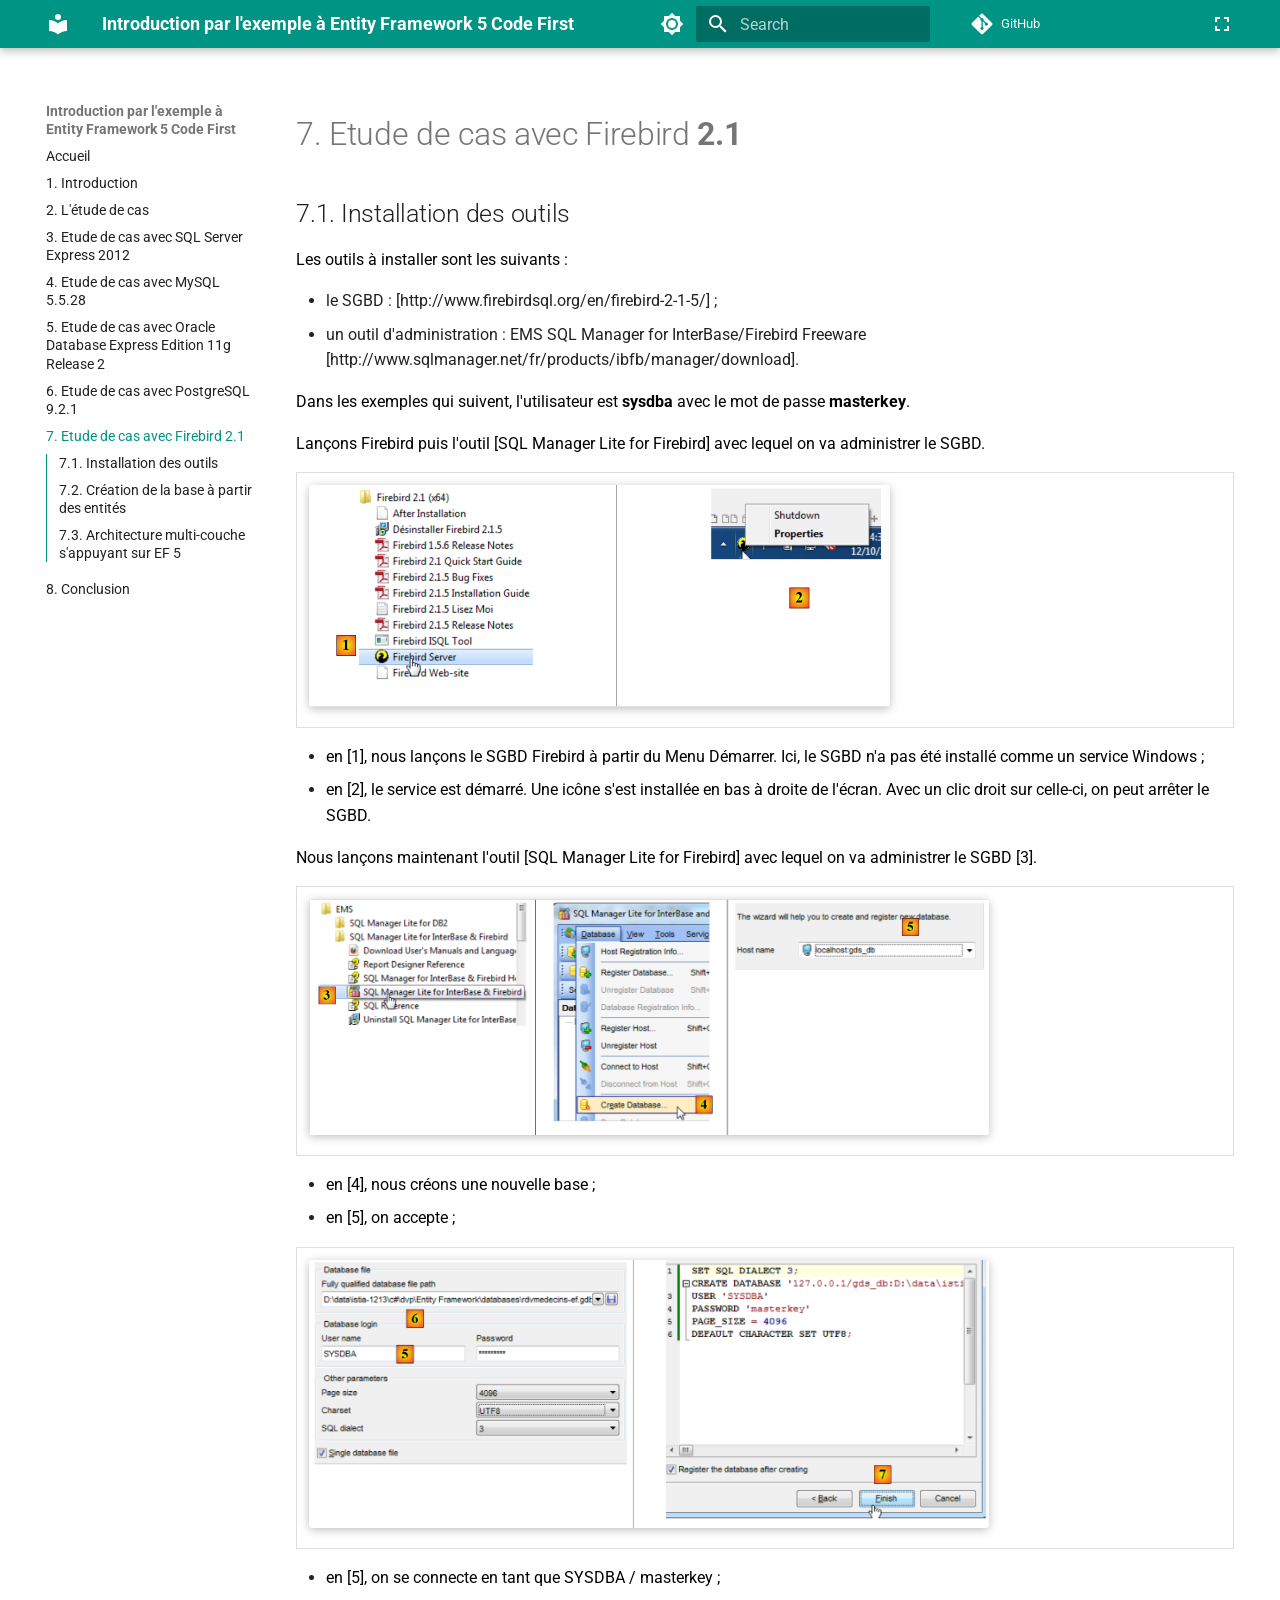
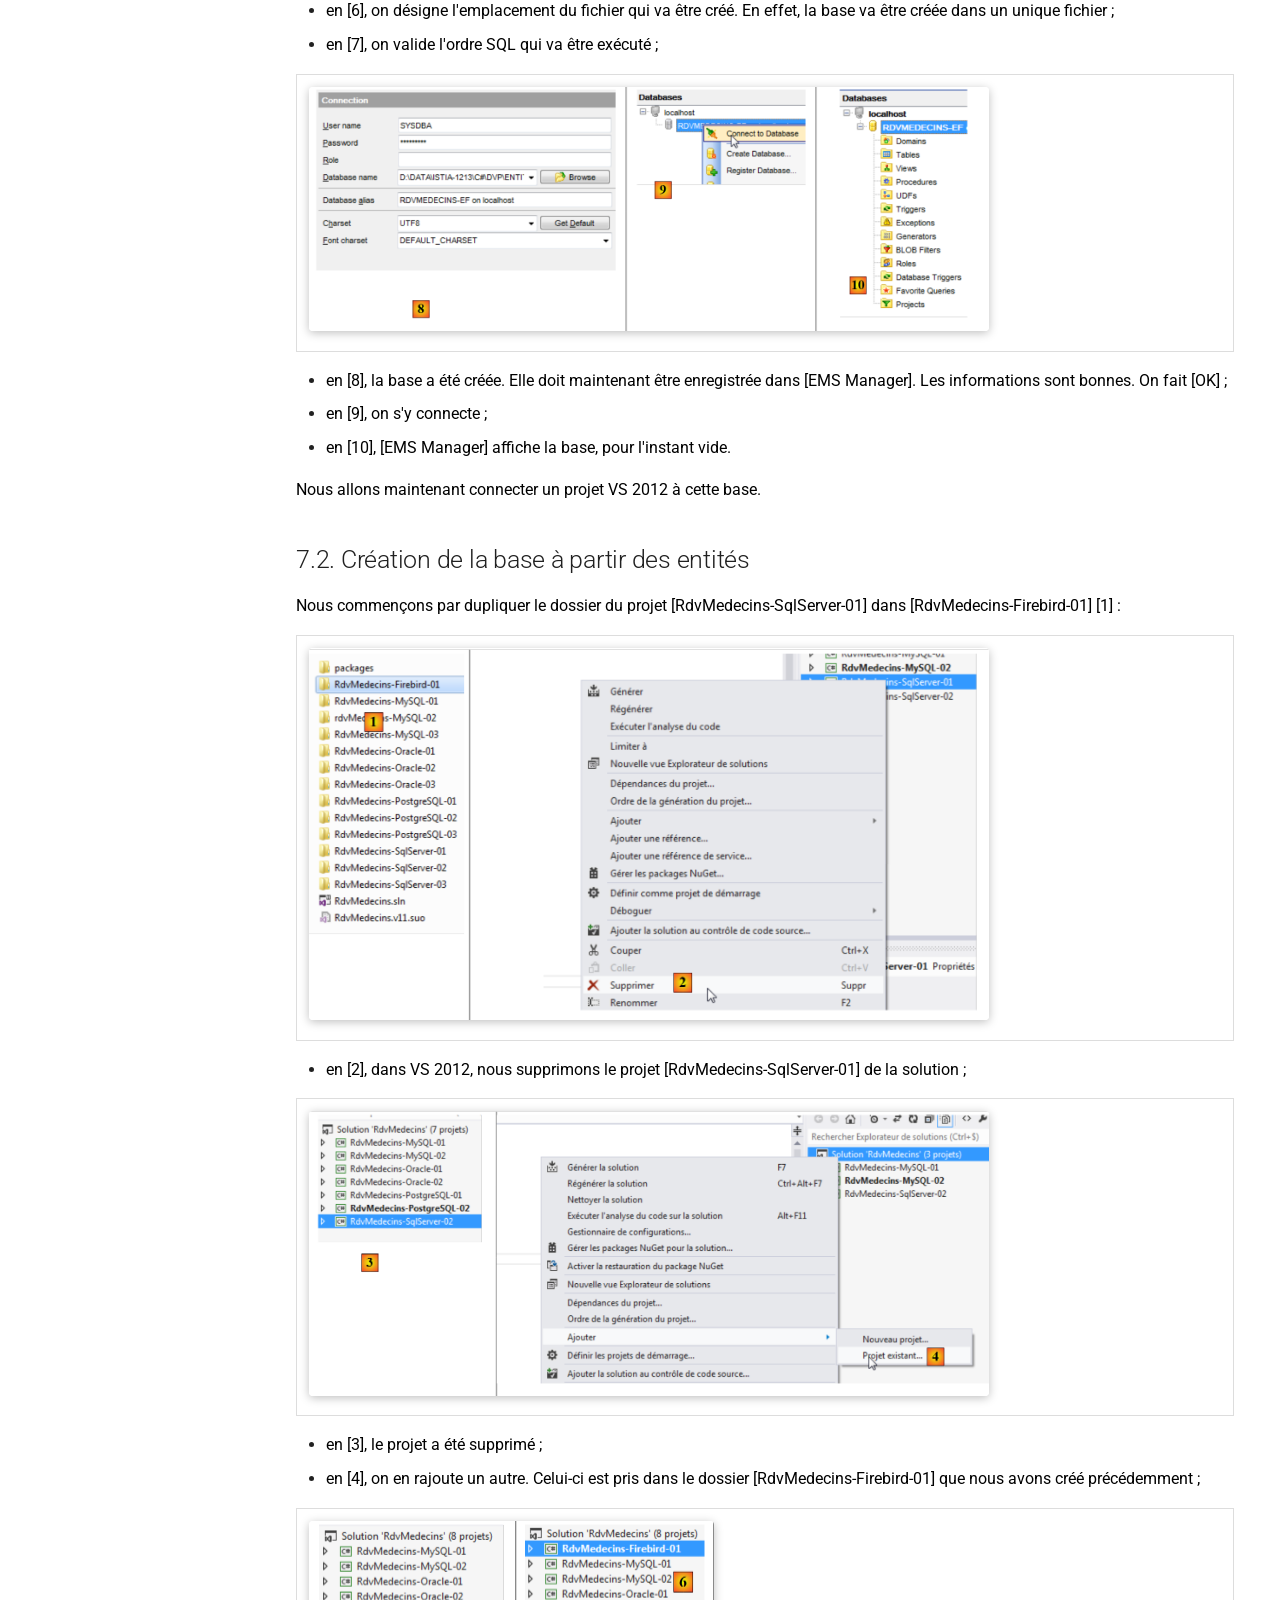
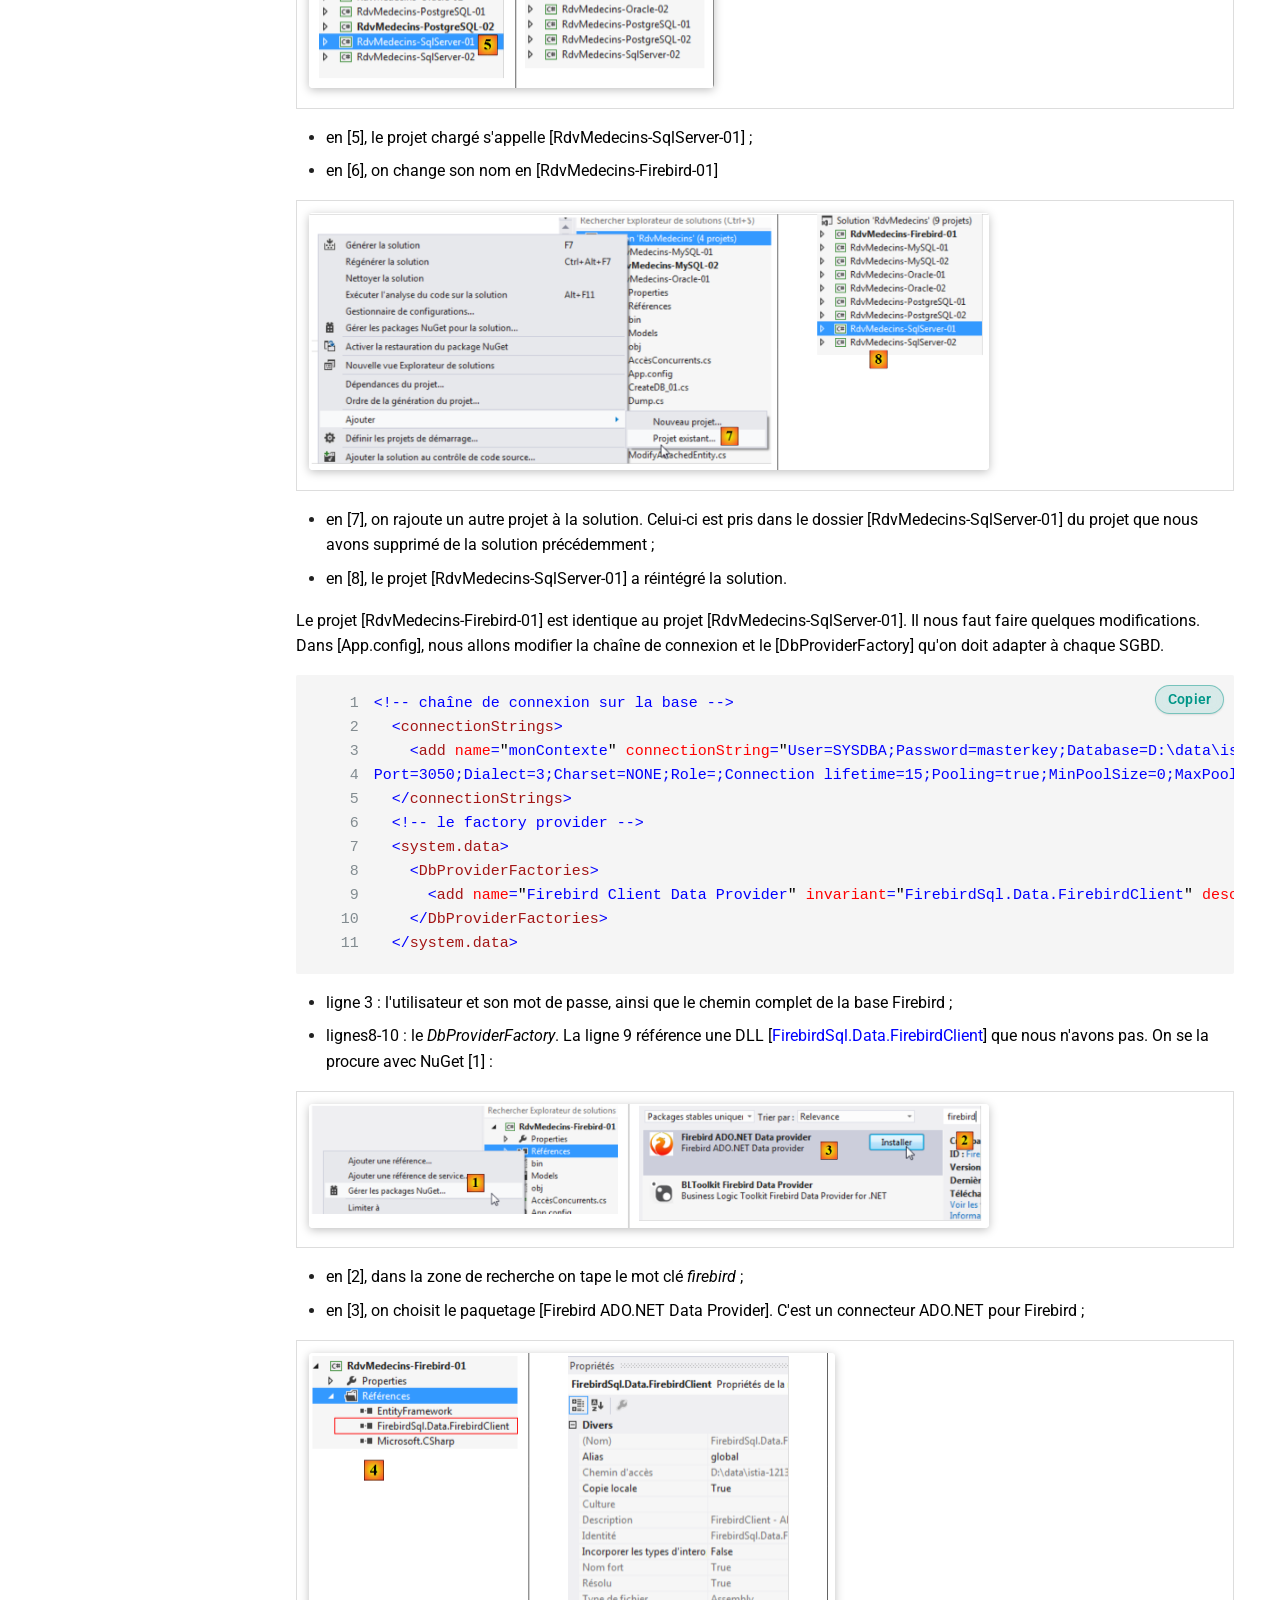
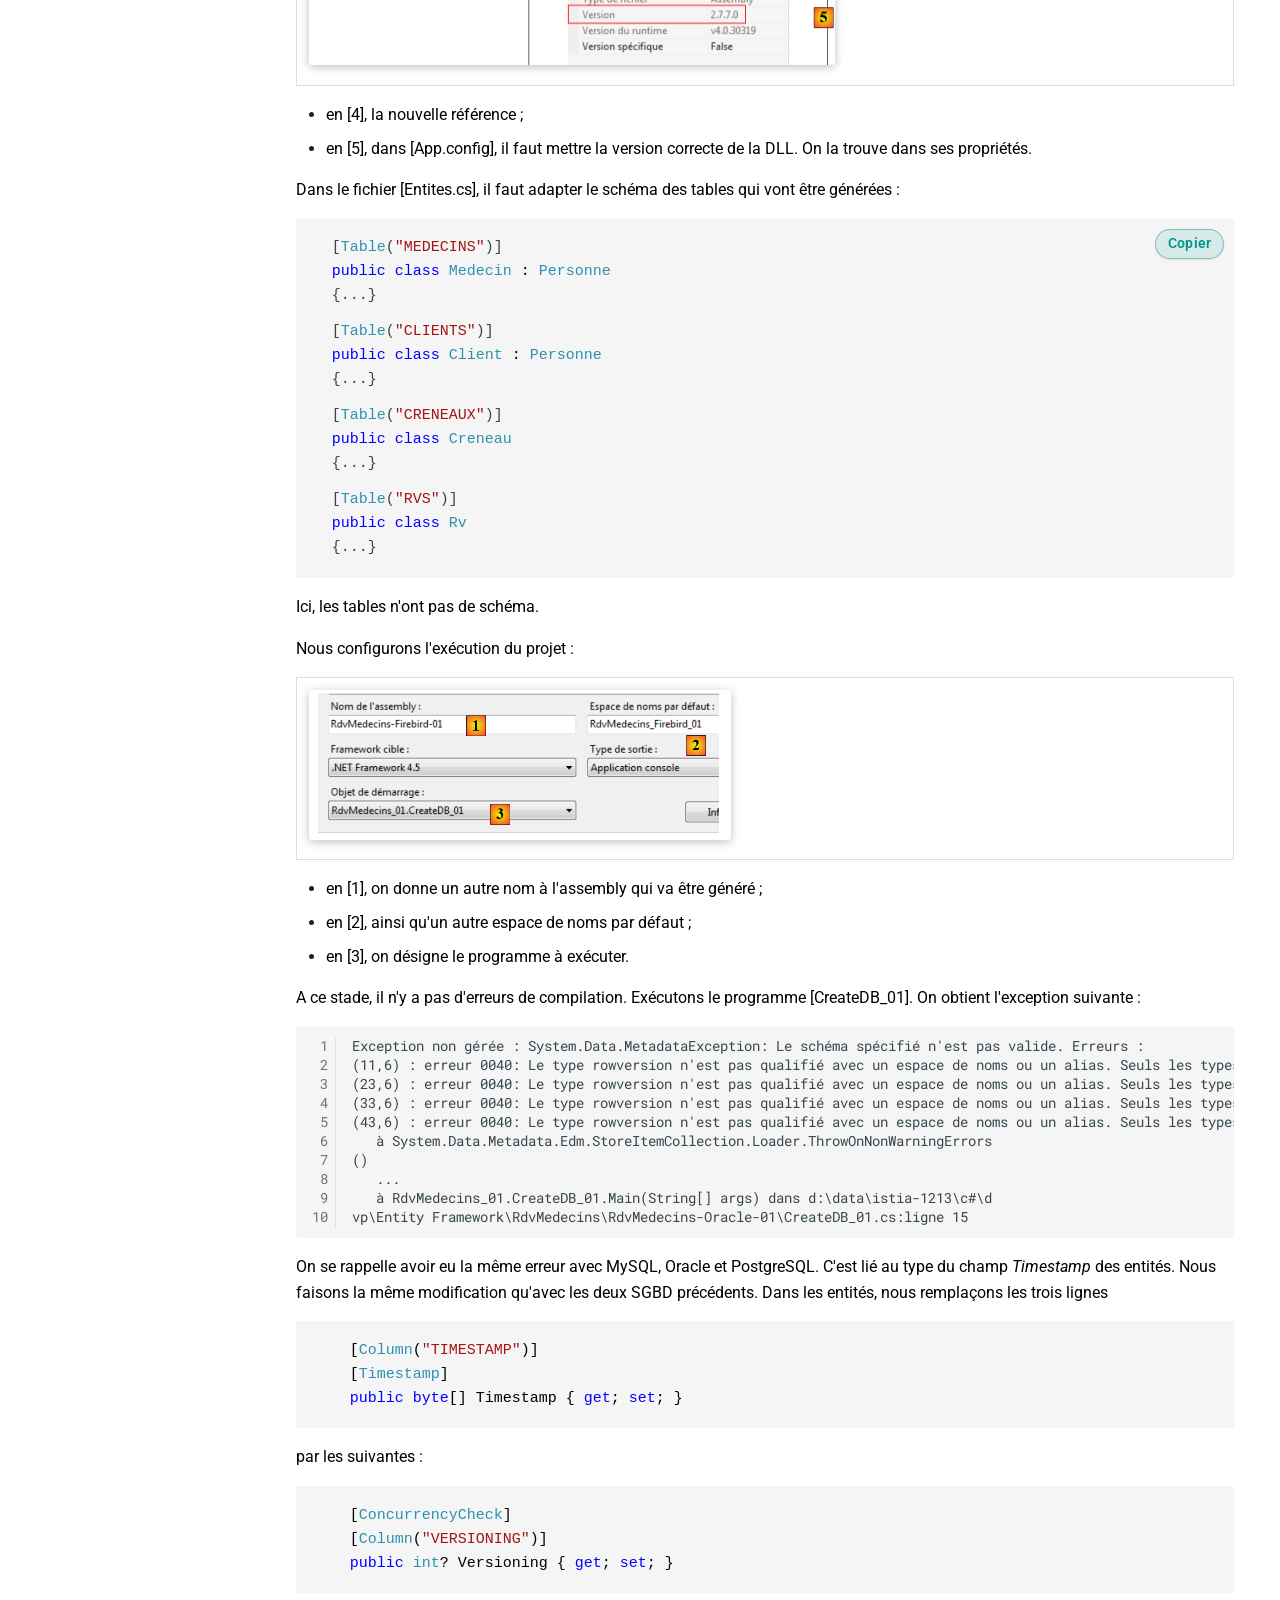
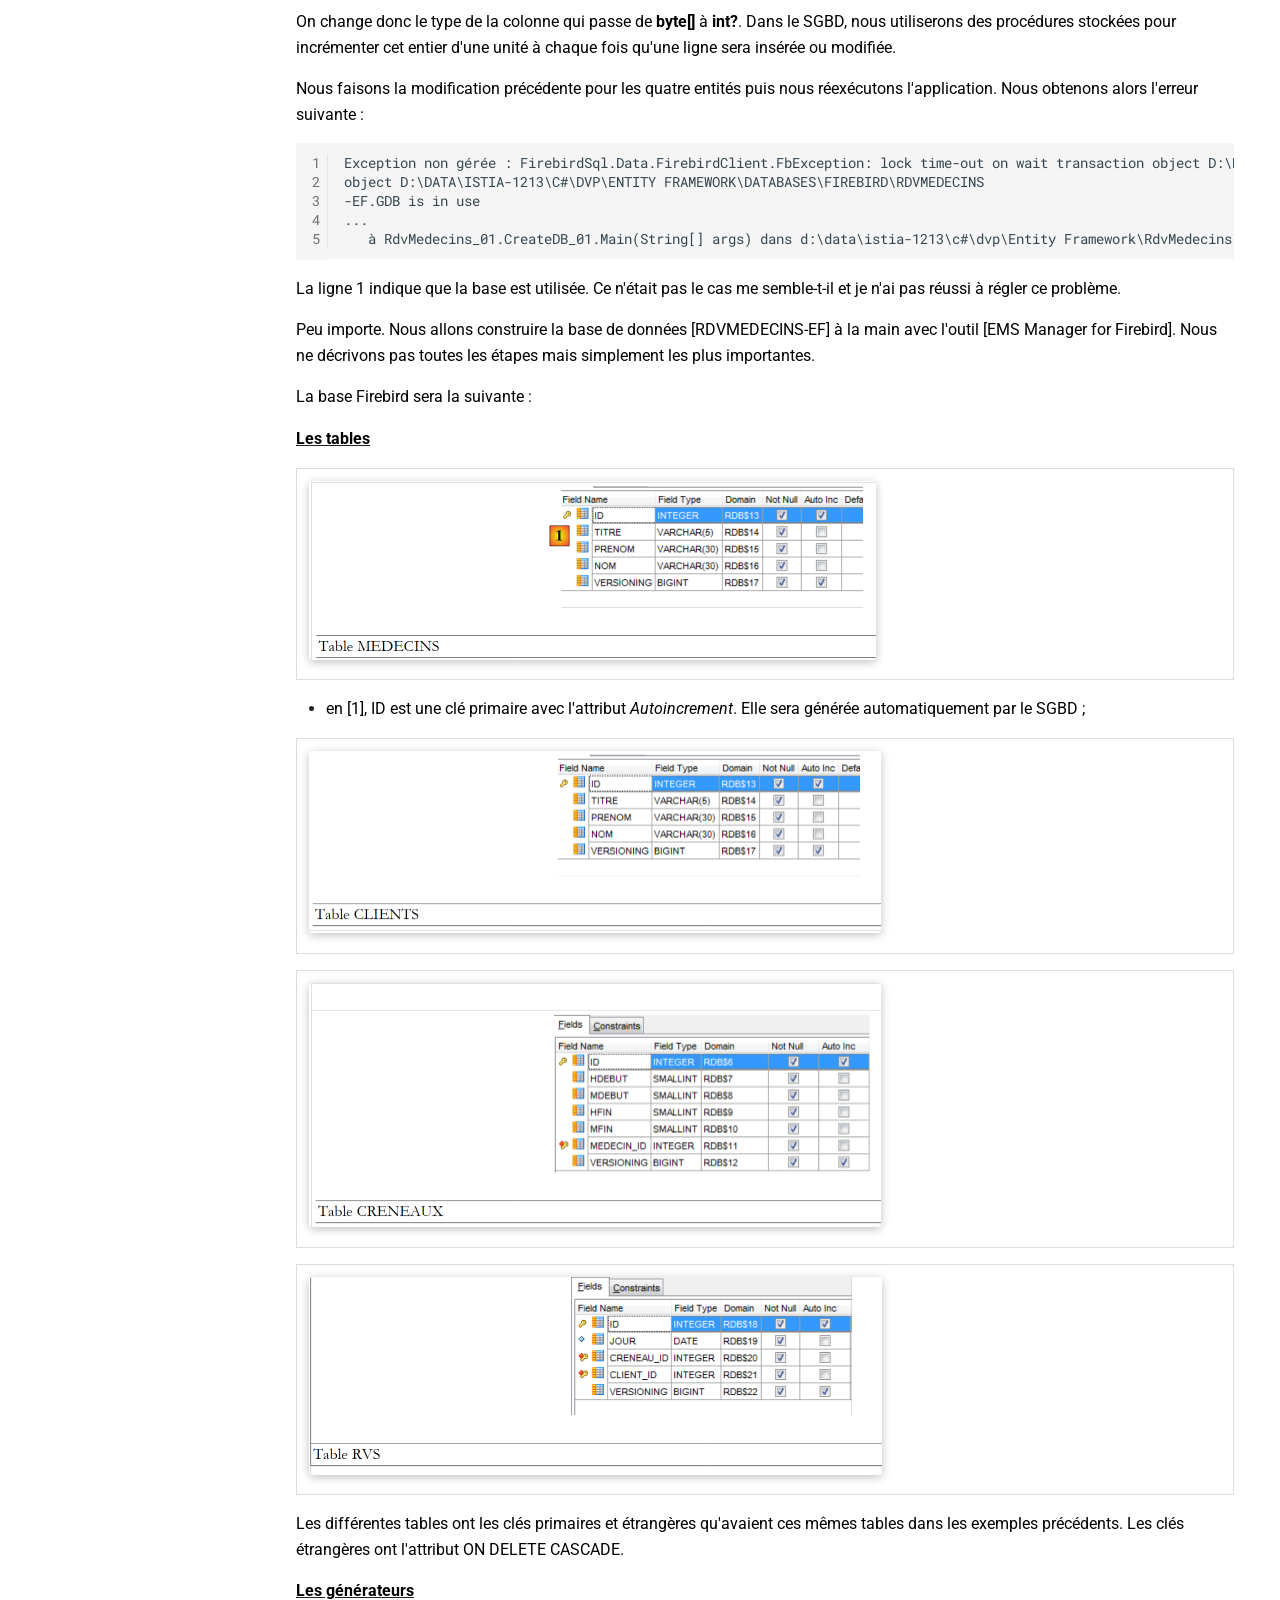
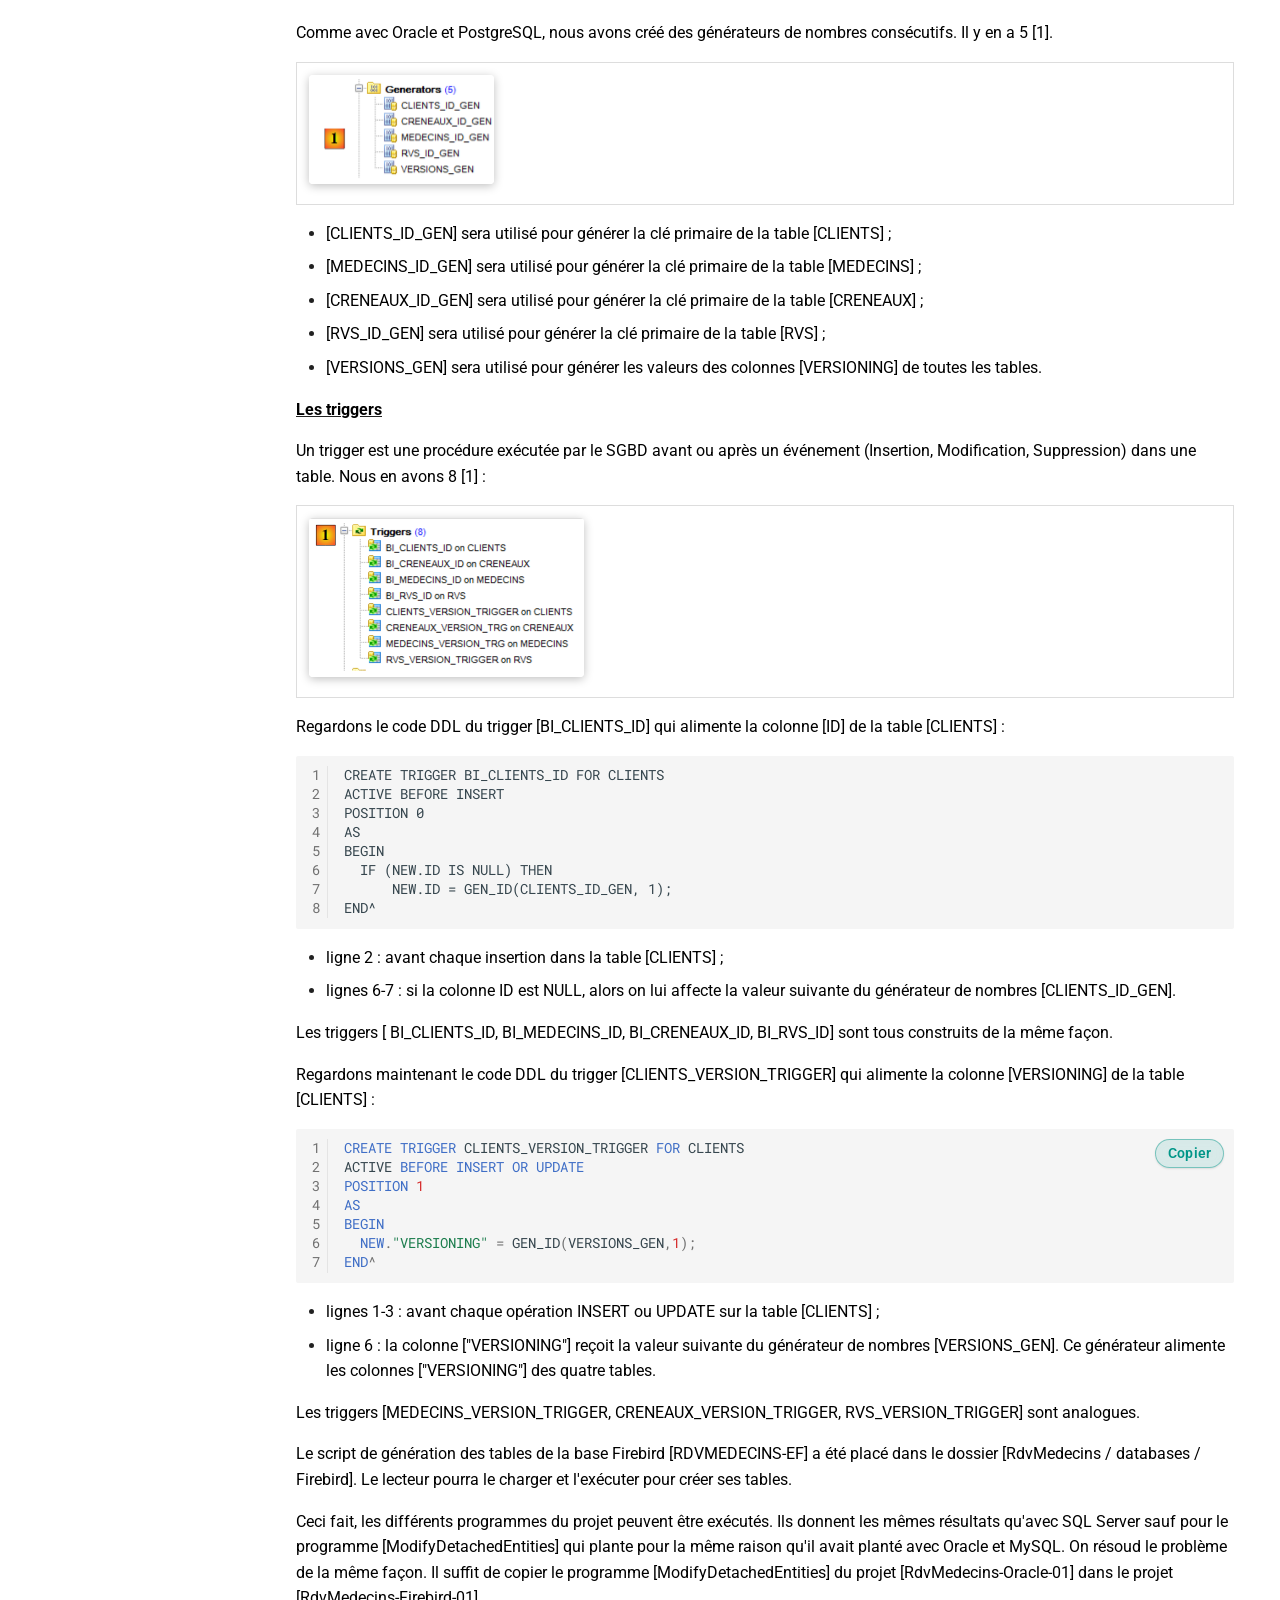
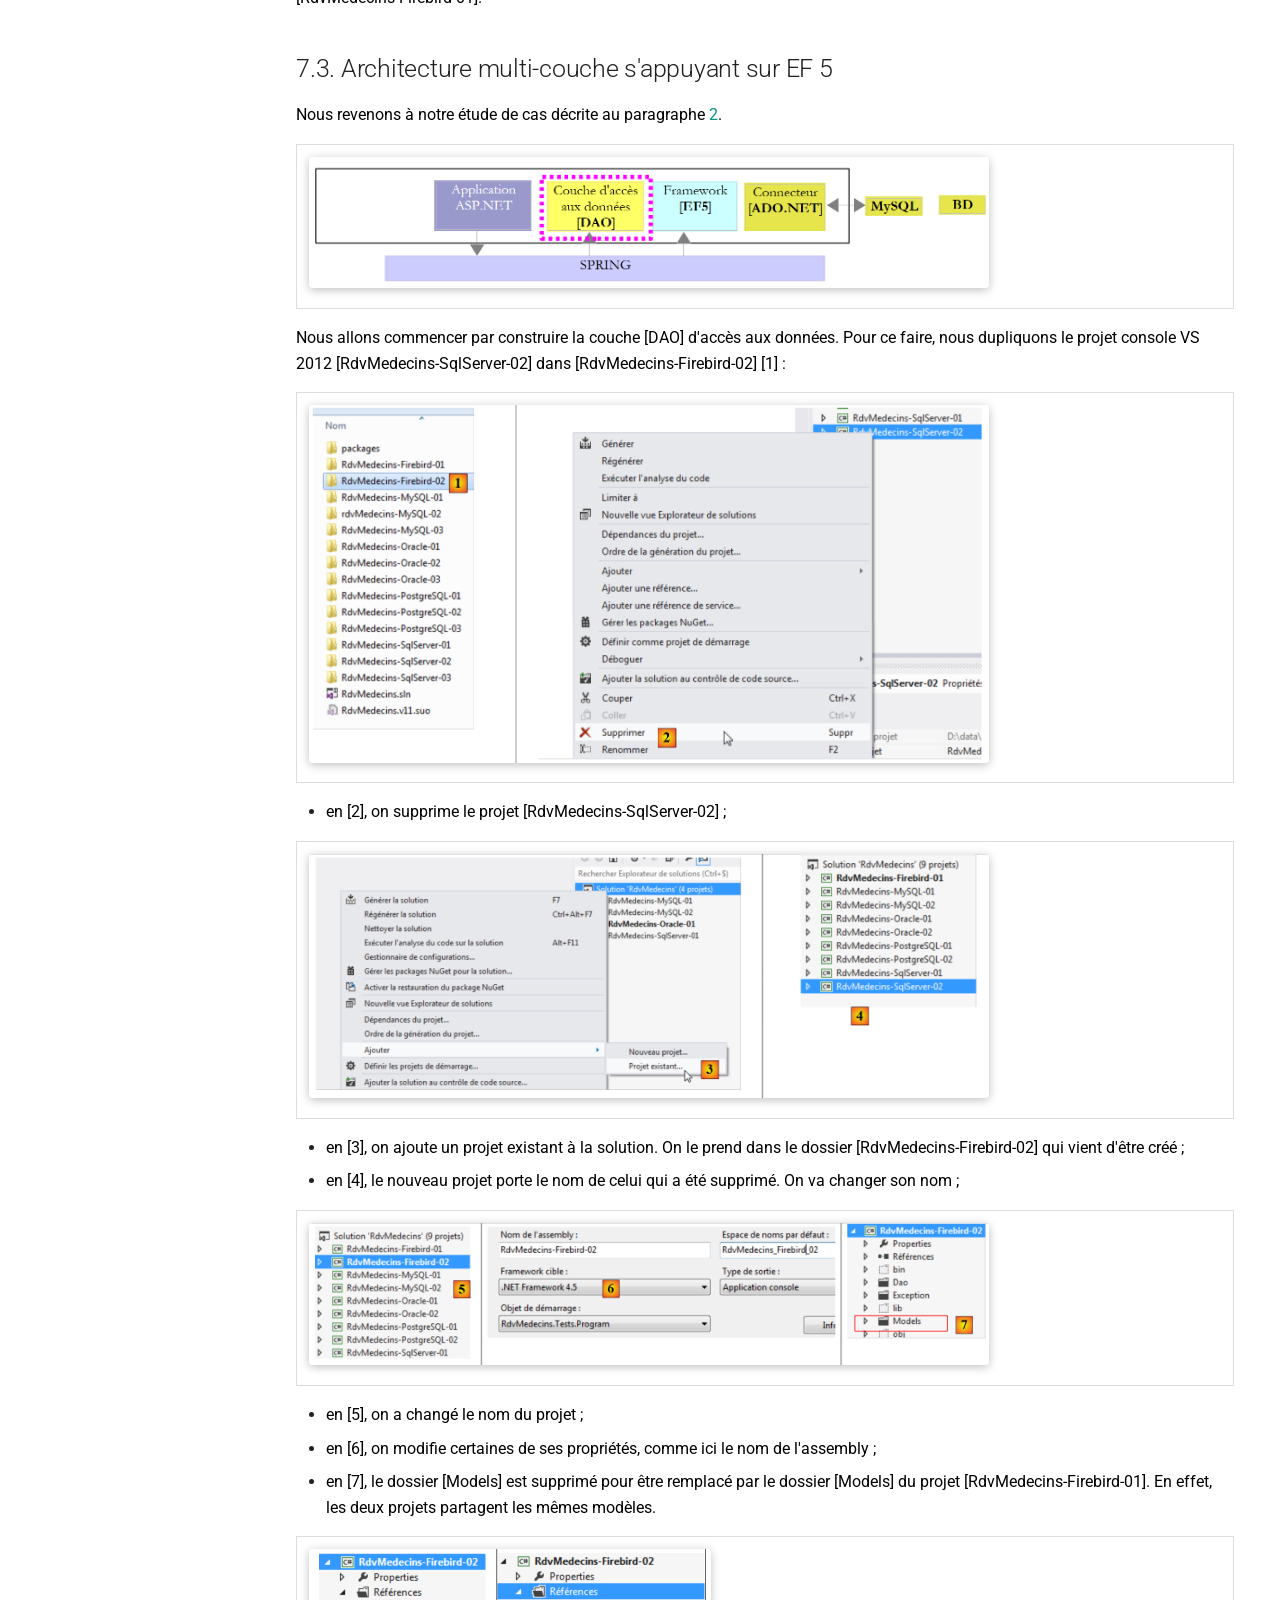
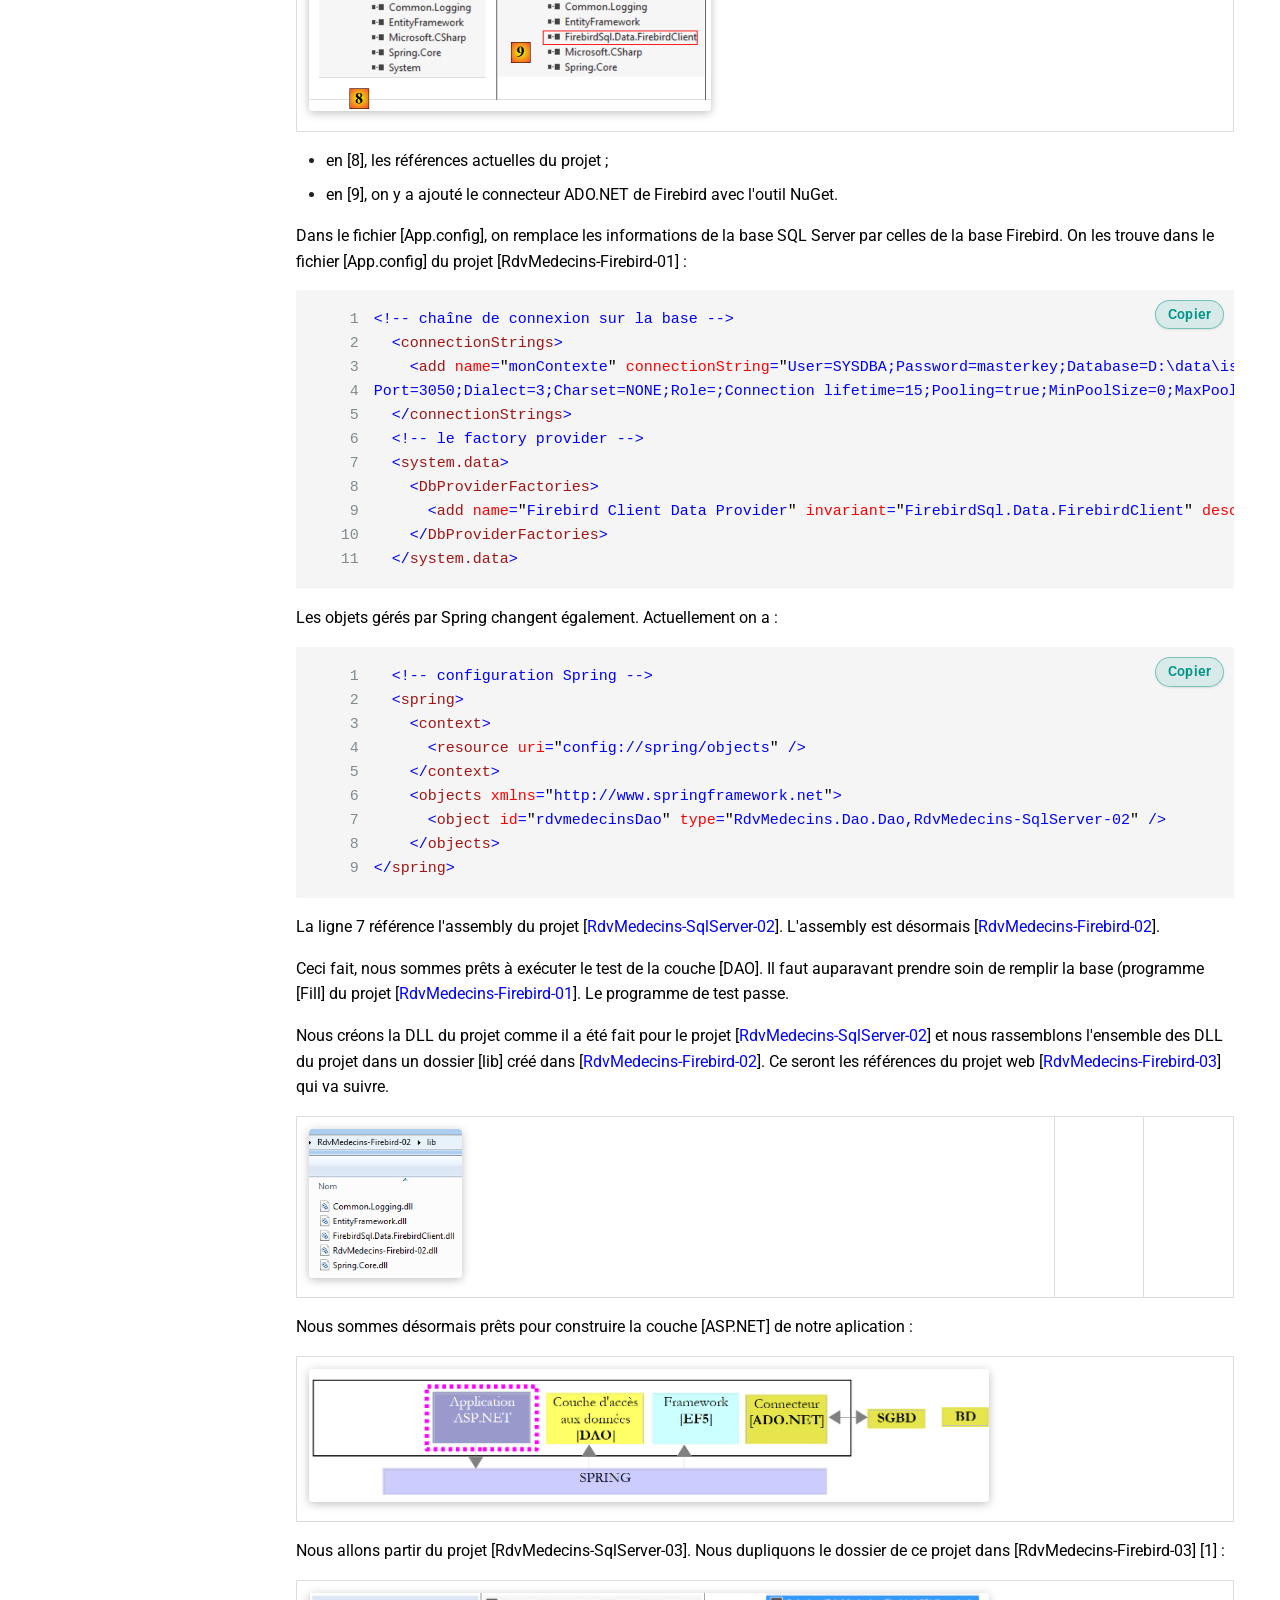
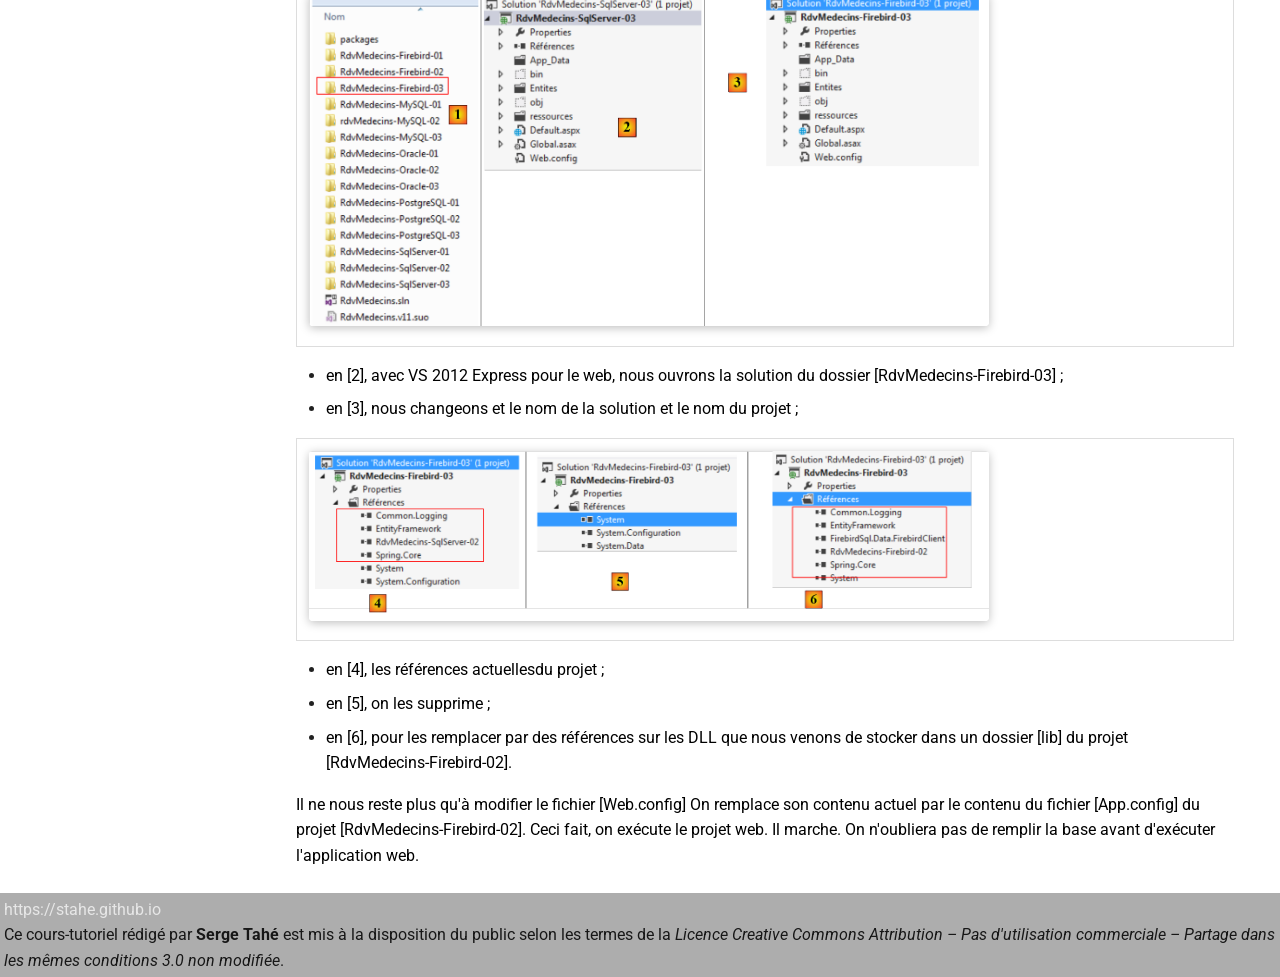
<file: etude-de-cas-avec--firebird-21.html>
<!doctype html>
<html lang="en" class="no-js">
  <head>
    
      <meta charset="utf-8">
      <meta name="viewport" content="width=device-width,initial-scale=1">
      
        <meta name="description" content="Introduction par l'exemple à Entity Framework 5 Code First">
      
      
        <meta name="author" content="Serge Tahé">
      
      
        <link rel="canonical" href="https://stahe.github.io/ef5cf-oct-2012/etude-de-cas-avec--firebird-21.html">
      
      
        <link rel="prev" href="etude-de-cas-avec--postgresql-921.html">
      
      
        <link rel="next" href="conclusion.html">
      
      
        
      
      
      <link rel="icon" href="assets/images/favicon.png">
      <meta name="generator" content="mkdocs-1.6.1, mkdocs-material-9.7.0">
    
    
      
        <title>7. Etude de cas avec Firebird 2.1 - Introduction par l'exemple à Entity Framework 5 Code First</title>
      
    
    
      <link rel="stylesheet" href="assets/stylesheets/main.618322db.min.css">
      
        
        <link rel="stylesheet" href="assets/stylesheets/palette.ab4e12ef.min.css">
      
      


    
    
      
    
    
      
        
        
        <link rel="preconnect" href="https://fonts.gstatic.com" crossorigin>
        <link rel="stylesheet" href="https://fonts.googleapis.com/css?family=Roboto:300,300i,400,400i,700,700i%7CRoboto+Mono:400,400i,700,700i&display=fallback">
        <style>:root{--md-text-font:"Roboto";--md-code-font:"Roboto Mono"}</style>
      
    
    
      <link rel="stylesheet" href="stylesheets/focus.css">
    
    <script>__md_scope=new URL(".",location),__md_hash=e=>[...e].reduce(((e,_)=>(e<<5)-e+_.charCodeAt(0)),0),__md_get=(e,_=localStorage,t=__md_scope)=>JSON.parse(_.getItem(t.pathname+"."+e)),__md_set=(e,_,t=localStorage,a=__md_scope)=>{try{t.setItem(a.pathname+"."+e,JSON.stringify(_))}catch(e){}}</script>
    
      
  <script async src="https://www.googletagmanager.com/gtag/js?id=G-EBZC3JVJNR"></script>
  <script>
    window.dataLayer = window.dataLayer || [];
    function gtag(){dataLayer.push(arguments);}
    gtag('js', new Date());
    var siteName = "Introduction par l'exemple à Entity Framework 5 Code First";
    gtag('config', 'G-EBZC3JVJNR', {
        'page_title': siteName
    });
  </script>

    
    
  </head>
  
  
    
    
      
    
    
    
    
    <body dir="ltr" data-md-color-scheme="default" data-md-color-primary="teal" data-md-color-accent="purple">
  
    
    <input class="md-toggle" data-md-toggle="drawer" type="checkbox" id="__drawer" autocomplete="off">
    <input class="md-toggle" data-md-toggle="search" type="checkbox" id="__search" autocomplete="off">
    <label class="md-overlay" for="__drawer"></label>
    <div data-md-component="skip">
      
        
        <a href="#7-etude-de-cas-avec-firebird-21" class="md-skip">
          Skip to content
        </a>
      
    </div>
    <div data-md-component="announce">
      
    </div>
    
    
      

  

<header class="md-header md-header--shadow" data-md-component="header">
  <nav class="md-header__inner md-grid" aria-label="Header">
    <a href="index.html" title="Introduction par l&#39;exemple à Entity Framework 5 Code First" class="md-header__button md-logo" aria-label="Introduction par l'exemple à Entity Framework 5 Code First" data-md-component="logo">
      
  
  <svg xmlns="http://www.w3.org/2000/svg" viewBox="0 0 24 24"><path d="M12 8a3 3 0 0 0 3-3 3 3 0 0 0-3-3 3 3 0 0 0-3 3 3 3 0 0 0 3 3m0 3.54C9.64 9.35 6.5 8 3 8v11c3.5 0 6.64 1.35 9 3.54 2.36-2.19 5.5-3.54 9-3.54V8c-3.5 0-6.64 1.35-9 3.54"/></svg>

    </a>
    <label class="md-header__button md-icon" for="__drawer">
      
      <svg xmlns="http://www.w3.org/2000/svg" viewBox="0 0 24 24"><path d="M3 6h18v2H3zm0 5h18v2H3zm0 5h18v2H3z"/></svg>
    </label>
    <div class="md-header__title" data-md-component="header-title">
      <div class="md-header__ellipsis">
        <div class="md-header__topic">
          <span class="md-ellipsis">
            Introduction par l'exemple à Entity Framework 5 Code First
          </span>
        </div>
        <div class="md-header__topic" data-md-component="header-topic">
          <span class="md-ellipsis">
            
              7. Etude de cas avec  Firebird 2.1
            
          </span>
        </div>
      </div>
    </div>
    
      
        <form class="md-header__option" data-md-component="palette">
  
    
    
    
    <input class="md-option" data-md-color-media="(prefers-color-scheme: light)" data-md-color-scheme="default" data-md-color-primary="teal" data-md-color-accent="purple"  aria-label="Passer en mode sombre"  type="radio" name="__palette" id="__palette_0">
    
      <label class="md-header__button md-icon" title="Passer en mode sombre" for="__palette_1" hidden>
        <svg xmlns="http://www.w3.org/2000/svg" viewBox="0 0 24 24"><path d="M12 8a4 4 0 0 0-4 4 4 4 0 0 0 4 4 4 4 0 0 0 4-4 4 4 0 0 0-4-4m0 10a6 6 0 0 1-6-6 6 6 0 0 1 6-6 6 6 0 0 1 6 6 6 6 0 0 1-6 6m8-9.31V4h-4.69L12 .69 8.69 4H4v4.69L.69 12 4 15.31V20h4.69L12 23.31 15.31 20H20v-4.69L23.31 12z"/></svg>
      </label>
    
  
    
    
    
    <input class="md-option" data-md-color-media="(prefers-color-scheme: dark)" data-md-color-scheme="slate" data-md-color-primary="teal" data-md-color-accent="purple"  aria-label="Passer en mode clair"  type="radio" name="__palette" id="__palette_1">
    
      <label class="md-header__button md-icon" title="Passer en mode clair" for="__palette_0" hidden>
        <svg xmlns="http://www.w3.org/2000/svg" viewBox="0 0 24 24"><path d="M12 18c-.89 0-1.74-.2-2.5-.55C11.56 16.5 13 14.42 13 12s-1.44-4.5-3.5-5.45C10.26 6.2 11.11 6 12 6a6 6 0 0 1 6 6 6 6 0 0 1-6 6m8-9.31V4h-4.69L12 .69 8.69 4H4v4.69L.69 12 4 15.31V20h4.69L12 23.31 15.31 20H20v-4.69L23.31 12z"/></svg>
      </label>
    
  
</form>
      
    
    
      <script>var palette=__md_get("__palette");if(palette&&palette.color){if("(prefers-color-scheme)"===palette.color.media){var media=matchMedia("(prefers-color-scheme: light)"),input=document.querySelector(media.matches?"[data-md-color-media='(prefers-color-scheme: light)']":"[data-md-color-media='(prefers-color-scheme: dark)']");palette.color.media=input.getAttribute("data-md-color-media"),palette.color.scheme=input.getAttribute("data-md-color-scheme"),palette.color.primary=input.getAttribute("data-md-color-primary"),palette.color.accent=input.getAttribute("data-md-color-accent")}for(var[key,value]of Object.entries(palette.color))document.body.setAttribute("data-md-color-"+key,value)}</script>
    
    
    
      
      
        <label class="md-header__button md-icon" for="__search">
          
          <svg xmlns="http://www.w3.org/2000/svg" viewBox="0 0 24 24"><path d="M9.5 3A6.5 6.5 0 0 1 16 9.5c0 1.61-.59 3.09-1.56 4.23l.27.27h.79l5 5-1.5 1.5-5-5v-.79l-.27-.27A6.52 6.52 0 0 1 9.5 16 6.5 6.5 0 0 1 3 9.5 6.5 6.5 0 0 1 9.5 3m0 2C7 5 5 7 5 9.5S7 14 9.5 14 14 12 14 9.5 12 5 9.5 5"/></svg>
        </label>
        <div class="md-search" data-md-component="search" role="dialog">
  <label class="md-search__overlay" for="__search"></label>
  <div class="md-search__inner" role="search">
    <form class="md-search__form" name="search">
      <input type="text" class="md-search__input" name="query" aria-label="Search" placeholder="Search" autocapitalize="off" autocorrect="off" autocomplete="off" spellcheck="false" data-md-component="search-query" required>
      <label class="md-search__icon md-icon" for="__search">
        
        <svg xmlns="http://www.w3.org/2000/svg" viewBox="0 0 24 24"><path d="M9.5 3A6.5 6.5 0 0 1 16 9.5c0 1.61-.59 3.09-1.56 4.23l.27.27h.79l5 5-1.5 1.5-5-5v-.79l-.27-.27A6.52 6.52 0 0 1 9.5 16 6.5 6.5 0 0 1 3 9.5 6.5 6.5 0 0 1 9.5 3m0 2C7 5 5 7 5 9.5S7 14 9.5 14 14 12 14 9.5 12 5 9.5 5"/></svg>
        
        <svg xmlns="http://www.w3.org/2000/svg" viewBox="0 0 24 24"><path d="M20 11v2H8l5.5 5.5-1.42 1.42L4.16 12l7.92-7.92L13.5 5.5 8 11z"/></svg>
      </label>
      <nav class="md-search__options" aria-label="Search">
        
        <button type="reset" class="md-search__icon md-icon" title="Clear" aria-label="Clear" tabindex="-1">
          
          <svg xmlns="http://www.w3.org/2000/svg" viewBox="0 0 24 24"><path d="M19 6.41 17.59 5 12 10.59 6.41 5 5 6.41 10.59 12 5 17.59 6.41 19 12 13.41 17.59 19 19 17.59 13.41 12z"/></svg>
        </button>
      </nav>
      
    </form>
    <div class="md-search__output">
      <div class="md-search__scrollwrap" tabindex="0" data-md-scrollfix>
        <div class="md-search-result" data-md-component="search-result">
          <div class="md-search-result__meta">
            Initializing search
          </div>
          <ol class="md-search-result__list" role="presentation"></ol>
        </div>
      </div>
    </div>
  </div>
</div>
      
    
    
      <div class="md-header__source">
        <a href="https://stahe.github.io/ef5cf-oct-2012" title="Go to repository" class="md-source" data-md-component="source">
  <div class="md-source__icon md-icon">
    
    <svg xmlns="http://www.w3.org/2000/svg" viewBox="0 0 448 512"><!--! Font Awesome Free 7.1.0 by @fontawesome - https://fontawesome.com License - https://fontawesome.com/license/free (Icons: CC BY 4.0, Fonts: SIL OFL 1.1, Code: MIT License) Copyright 2025 Fonticons, Inc.--><path d="M439.6 236.1 244 40.5c-5.4-5.5-12.8-8.5-20.4-8.5s-15 3-20.4 8.4L162.5 81l51.5 51.5c27.1-9.1 52.7 16.8 43.4 43.7l49.7 49.7c34.2-11.8 61.2 31 35.5 56.7-26.5 26.5-70.2-2.9-56-37.3L240.3 199v121.9c25.3 12.5 22.3 41.8 9.1 55-6.4 6.4-15.2 10.1-24.3 10.1s-17.8-3.6-24.3-10.1c-17.6-17.6-11.1-46.9 11.2-56v-123c-20.8-8.5-24.6-30.7-18.6-45L142.6 101 8.5 235.1C3 240.6 0 247.9 0 255.5s3 15 8.5 20.4l195.6 195.7c5.4 5.4 12.7 8.4 20.4 8.4s15-3 20.4-8.4l194.7-194.7c5.4-5.4 8.4-12.8 8.4-20.4s-3-15-8.4-20.4"/></svg>
  </div>
  <div class="md-source__repository">
    GitHub
  </div>
</a>
      </div>
    
  </nav>
  
</header>
    
    <div class="md-container" data-md-component="container">
      
      
        
          
        
      
      <main class="md-main" data-md-component="main">
        <div class="md-main__inner md-grid">
          
            
              
              <div class="md-sidebar md-sidebar--primary" data-md-component="sidebar" data-md-type="navigation" >
                <div class="md-sidebar__scrollwrap">
                  <div class="md-sidebar__inner">
                    



  

<nav class="md-nav md-nav--primary md-nav--integrated" aria-label="Navigation" data-md-level="0">
  <label class="md-nav__title" for="__drawer">
    <a href="index.html" title="Introduction par l&#39;exemple à Entity Framework 5 Code First" class="md-nav__button md-logo" aria-label="Introduction par l'exemple à Entity Framework 5 Code First" data-md-component="logo">
      
  
  <svg xmlns="http://www.w3.org/2000/svg" viewBox="0 0 24 24"><path d="M12 8a3 3 0 0 0 3-3 3 3 0 0 0-3-3 3 3 0 0 0-3 3 3 3 0 0 0 3 3m0 3.54C9.64 9.35 6.5 8 3 8v11c3.5 0 6.64 1.35 9 3.54 2.36-2.19 5.5-3.54 9-3.54V8c-3.5 0-6.64 1.35-9 3.54"/></svg>

    </a>
    Introduction par l'exemple à Entity Framework 5 Code First
  </label>
  
    <div class="md-nav__source">
      <a href="https://stahe.github.io/ef5cf-oct-2012" title="Go to repository" class="md-source" data-md-component="source">
  <div class="md-source__icon md-icon">
    
    <svg xmlns="http://www.w3.org/2000/svg" viewBox="0 0 448 512"><!--! Font Awesome Free 7.1.0 by @fontawesome - https://fontawesome.com License - https://fontawesome.com/license/free (Icons: CC BY 4.0, Fonts: SIL OFL 1.1, Code: MIT License) Copyright 2025 Fonticons, Inc.--><path d="M439.6 236.1 244 40.5c-5.4-5.5-12.8-8.5-20.4-8.5s-15 3-20.4 8.4L162.5 81l51.5 51.5c27.1-9.1 52.7 16.8 43.4 43.7l49.7 49.7c34.2-11.8 61.2 31 35.5 56.7-26.5 26.5-70.2-2.9-56-37.3L240.3 199v121.9c25.3 12.5 22.3 41.8 9.1 55-6.4 6.4-15.2 10.1-24.3 10.1s-17.8-3.6-24.3-10.1c-17.6-17.6-11.1-46.9 11.2-56v-123c-20.8-8.5-24.6-30.7-18.6-45L142.6 101 8.5 235.1C3 240.6 0 247.9 0 255.5s3 15 8.5 20.4l195.6 195.7c5.4 5.4 12.7 8.4 20.4 8.4s15-3 20.4-8.4l194.7-194.7c5.4-5.4 8.4-12.8 8.4-20.4s-3-15-8.4-20.4"/></svg>
  </div>
  <div class="md-source__repository">
    GitHub
  </div>
</a>
    </div>
  
  <ul class="md-nav__list" data-md-scrollfix>
    
      
      
  
  
  
  
    <li class="md-nav__item">
      <a href="index.html" class="md-nav__link">
        
  
  
  <span class="md-ellipsis">
    
  
    Accueil
  

    
  </span>
  
  

      </a>
    </li>
  

    
      
      
  
  
  
  
    <li class="md-nav__item">
      <a href="introduction.html" class="md-nav__link">
        
  
  
  <span class="md-ellipsis">
    
  
    1. Introduction
  

    
  </span>
  
  

      </a>
    </li>
  

    
      
      
  
  
  
  
    <li class="md-nav__item">
      <a href="letude-de-cas.html" class="md-nav__link">
        
  
  
  <span class="md-ellipsis">
    
  
    2. L'étude de cas
  

    
  </span>
  
  

      </a>
    </li>
  

    
      
      
  
  
  
  
    <li class="md-nav__item">
      <a href="etude-de-cas-avec-sql-server-express-2012.html" class="md-nav__link">
        
  
  
  <span class="md-ellipsis">
    
  
    3. Etude de cas avec SQL Server Express 2012
  

    
  </span>
  
  

      </a>
    </li>
  

    
      
      
  
  
  
  
    <li class="md-nav__item">
      <a href="etude-de-cas-avec-mysql-5528.html" class="md-nav__link">
        
  
  
  <span class="md-ellipsis">
    
  
    4. Etude de cas avec MySQL 5.5.28
  

    
  </span>
  
  

      </a>
    </li>
  

    
      
      
  
  
  
  
    <li class="md-nav__item">
      <a href="etude-de-cas-avec--oracle-database-express-edition-11g-release-2.html" class="md-nav__link">
        
  
  
  <span class="md-ellipsis">
    
  
    5. Etude de cas avec  Oracle Database Express Edition 11g Release 2
  

    
  </span>
  
  

      </a>
    </li>
  

    
      
      
  
  
  
  
    <li class="md-nav__item">
      <a href="etude-de-cas-avec--postgresql-921.html" class="md-nav__link">
        
  
  
  <span class="md-ellipsis">
    
  
    6. Etude de cas avec  PostgreSQL 9.2.1
  

    
  </span>
  
  

      </a>
    </li>
  

    
      
      
  
  
    
  
  
  
    <li class="md-nav__item md-nav__item--active">
      
      <input class="md-nav__toggle md-toggle" type="checkbox" id="__toc">
      
      
        
      
      
        <label class="md-nav__link md-nav__link--active" for="__toc">
          
  
  
  <span class="md-ellipsis">
    
  
    7. Etude de cas avec  Firebird 2.1
  

    
  </span>
  
  

          <span class="md-nav__icon md-icon"></span>
        </label>
      
      <a href="etude-de-cas-avec--firebird-21.html" class="md-nav__link md-nav__link--active">
        
  
  
  <span class="md-ellipsis">
    
  
    7. Etude de cas avec  Firebird 2.1
  

    
  </span>
  
  

      </a>
      
        

<nav class="md-nav md-nav--secondary" aria-label="Table of contents">
  
  
  
    
  
  
    <label class="md-nav__title" for="__toc">
      <span class="md-nav__icon md-icon"></span>
      Table of contents
    </label>
    <ul class="md-nav__list" data-md-component="toc" data-md-scrollfix>
      
        <li class="md-nav__item">
  <a href="#71-installation-des-outils" class="md-nav__link">
    <span class="md-ellipsis">
      
        7.1. Installation des outils
      
    </span>
  </a>
  
</li>
      
        <li class="md-nav__item">
  <a href="#72-creation-de-la-base-a-partir-des-entites" class="md-nav__link">
    <span class="md-ellipsis">
      
        7.2. Création de la base à partir des entités
      
    </span>
  </a>
  
</li>
      
        <li class="md-nav__item">
  <a href="#73-architecture-multi-couche-sappuyant-sur-ef-5" class="md-nav__link">
    <span class="md-ellipsis">
      
        7.3. Architecture multi-couche s&#x27;appuyant sur EF 5
      
    </span>
  </a>
  
</li>
      
    </ul>
  
</nav>
      
    </li>
  

    
      
      
  
  
  
  
    <li class="md-nav__item">
      <a href="conclusion.html" class="md-nav__link">
        
  
  
  <span class="md-ellipsis">
    
  
    8. Conclusion
  

    
  </span>
  
  

      </a>
    </li>
  

    
  </ul>
</nav>
                  </div>
                </div>
              </div>
            
            
          
          
            <div class="md-content" data-md-component="content">
              
              <article class="md-content__inner md-typeset">
                
                  



<p><a id="refheading39823804107930"></a></p>
<h1 id="7-etude-de-cas-avec-firebird-21">7. Etude de cas avec  Firebird <strong>2.1</strong></h1>
<p><a id="refheading39825804107930"></a></p>
<h2 id="71-installation-des-outils">7.1. Installation des outils</h2>
<p><span style="color: #000000">Les outils à installer sont les suivants :</span></p>
<ul>
<li>le SGBD : [http://www.firebirdsql.org/en/firebird-2-1-5/] ;</li>
<li>un outil d&#x27;administration : EMS SQL Manager for InterBase/Firebird Freeware [http://www.sqlmanager.net/fr/products/ibfb/manager/download].</li>
</ul>
<p><span style="color: #000000">Dans les exemples qui suivent, l&#x27;utilisateur est </span><strong><span style="color: #000000">sysdba</span></strong><span style="color: #000000"> avec le mot de passe </span><strong><span style="color: #000000">masterkey</span></strong><span style="color: #000000">.</span></p>
<p><span style="color: #000000">Lançons Firebird puis l&#x27;outil [SQL Manager Lite for Firebird] avec lequel on va administrer le SGBD.</span></p>
<table class="odt-table" style="border-collapse: collapse; width: 100%; margin-bottom: 1em;"><tr><td style="border: 1px solid #ddd; padding: 8px; vertical-align: top;"><img src="images/1000000000000489000001BC320028A9.png" width="581" height="222" style="display:inline-block; margin:4px;width:15.36cm;height:5.874cm;" class="odt-zoomable" data-zoom-src="images/1000000000000489000001BC320028A9.png" /></td></tr></table>

<ul>
<li><span style="color: #000000">en [1], nous lançons le SGBD Firebird à partir du Menu Démarrer. Ici, le SGBD n&#x27;a pas été installé comme un service Windows ;</span></li>
<li><span style="color: #000000">en [2], le service est démarré. Une icône s&#x27;est installée en bas à droite de l&#x27;écran. Avec un clic droit sur celle-ci, on peut arrêter le SGBD.</span></li>
</ul>
<p><span style="color: #000000">Nous lançons maintenant l&#x27;outil [SQL Manager Lite for Firebird] avec lequel on va administrer le SGBD [3].</span></p>
<table class="odt-table" style="border-collapse: collapse; width: 100%; margin-bottom: 1em;"><tr><td style="border: 1px solid #ddd; padding: 8px; vertical-align: top;"><img src="images/10000000000006280000022311E20850.png" width="680" height="236" style="display:inline-block; margin:4px;width:17.999cm;height:6.248cm;" class="odt-zoomable" data-zoom-src="images/10000000000006280000022311E20850.png" /></td></tr></table>

<ul>
<li><span style="color: #000000">en [4], nous créons une nouvelle base ;</span></li>
<li><span style="color: #000000">en [5], on accepte ;</span></li>
</ul>
<table class="odt-table" style="border-collapse: collapse; width: 100%; margin-bottom: 1em;"><tr><td style="border: 1px solid #ddd; padding: 8px; vertical-align: top;"><img src="images/10000000000005FF0000025D783ECCE2.png" width="680" height="268" style="display:inline-block; margin:4px;width:17.999cm;height:7.094cm;" class="odt-zoomable" data-zoom-src="images/10000000000005FF0000025D783ECCE2.png" /></td></tr></table>

<ul>
<li><span style="color: #000000">en [5], on se connecte en tant que SYSDBA / masterkey ;</span></li>
<li><span style="color: #000000">en [6], on désigne l&#x27;emplacement du fichier qui va être créé. En effet, la base va être créée dans un unique fichier ;</span></li>
<li><span style="color: #000000">en [7], on valide l&#x27;ordre SQL qui va être exécuté ;</span></li>
</ul>
<table class="odt-table" style="border-collapse: collapse; width: 100%; margin-bottom: 1em;"><tr><td style="border: 1px solid #ddd; padding: 8px; vertical-align: top;"><img src="images/10000000000006360000023C89BCF940.png" width="680" height="245" style="display:inline-block; margin:4px;width:17.999cm;height:6.473cm;" class="odt-zoomable" data-zoom-src="images/10000000000006360000023C89BCF940.png" /></td></tr></table>

<ul>
<li><span style="color: #000000">en [8], la base a été créée. Elle doit maintenant être enregistrée dans [EMS Manager]. Les informations sont bonnes. On fait [OK] ;</span></li>
<li><span style="color: #000000">en [9], on s&#x27;y connecte ;</span></li>
<li><span style="color: #000000">en [10], [EMS Manager] affiche la base, pour l&#x27;instant vide.</span></li>
</ul>
<p><span style="color: #000000">Nous allons maintenant connecter un projet VS 2012 à cette base.</span></p>
<p><a id="refheading39827804107930"></a></p>
<h2 id="72-creation-de-la-base-a-partir-des-entites">7.2. Création de la base à partir des entités</h2>
<p><span style="color: #000000">Nous commençons par dupliquer le dossier du projet [RdvMedecins-SqlServer-01] dans [RdvMedecins-Firebird-01] [1] :</span></p>
<table class="odt-table" style="border-collapse: collapse; width: 100%; margin-bottom: 1em;"><tr><td style="border: 1px solid #ddd; padding: 8px; vertical-align: top;"><img src="images/100000000000059E00000313F7EE85CB.png" width="680" height="372" style="display:inline-block; margin:4px;width:17.999cm;height:9.85cm;" class="odt-zoomable" data-zoom-src="images/100000000000059E00000313F7EE85CB.png" /></td></tr></table>

<ul>
<li><span style="color: #000000">en [2], dans VS 2012, nous supprimons le projet [RdvMedecins-SqlServer-01] de la solution ;</span></li>
</ul>
<table class="odt-table" style="border-collapse: collapse; width: 100%; margin-bottom: 1em;"><tr><td style="border: 1px solid #ddd; padding: 8px; vertical-align: top;"><img src="images/100000000000061E0000028F52A98BEE.png" width="680" height="285" style="display:inline-block; margin:4px;width:17.999cm;height:7.528cm;" class="odt-zoomable" data-zoom-src="images/100000000000061E0000028F52A98BEE.png" /></td></tr></table>

<ul>
<li><span style="color: #000000">en [3], le projet a été supprimé ;</span></li>
<li><span style="color: #000000">en [4], on en rajoute un autre. Celui-ci est pris dans le dossier [RdvMedecins-Firebird-01] que nous avons créé précédemment ;</span></li>
</ul>
<table class="odt-table" style="border-collapse: collapse; width: 100%; margin-bottom: 1em;"><tr><td style="border: 1px solid #ddd; padding: 8px; vertical-align: top;"><img src="images/100000000000032A0000014F0BB08346.png" width="405" height="168" style="display:inline-block; margin:4px;width:10.716cm;height:4.433cm;" class="odt-zoomable" data-zoom-src="images/100000000000032A0000014F0BB08346.png" /></td></tr></table>

<ul>
<li><span style="color: #000000">en [5], le projet chargé s&#x27;appelle [RdvMedecins-SqlServer-01] ;</span></li>
<li><span style="color: #000000">en [6], on change son nom en [RdvMedecins-Firebird-01]</span></li>
</ul>
<table class="odt-table" style="border-collapse: collapse; width: 100%; margin-bottom: 1em;"><tr><td style="border: 1px solid #ddd; padding: 8px; vertical-align: top;"><img src="images/10000000000005F00000023FF2CB05B4.png" width="680" height="257" style="display:inline-block; margin:4px;width:17.999cm;height:6.809cm;" class="odt-zoomable" data-zoom-src="images/10000000000005F00000023FF2CB05B4.png" /></td></tr></table>

<ul>
<li><span style="color: #000000">en [7], on rajoute un autre projet à la solution. Celui-ci est pris dans le dossier [RdvMedecins-SqlServer-01] du projet que nous avons  supprimé de la solution précédemment ;</span></li>
<li><span style="color: #000000">en [8], le projet [RdvMedecins-SqlServer-01] a réintégré la solution.</span></li>
</ul>
<p><span style="color: #000000">Le projet [RdvMedecins-Firebird-01] est identique au projet [RdvMedecins-SqlServer-01]. Il nous faut faire quelques modifications. Dans [App.config], nous allons modifier la chaîne de connexion et le [DbProviderFactory] qu&#x27;on doit adapter à chaque SGBD.</span></p>
<div class="odt-code-rich" data-linenums="true" style="counter-reset: odtline 0;"><pre><code class="language-text">
<span class="odt-code-line"><span class="odt-code-line-content"><span style="color:#0000ff">&lt;!-- chaîne de connexion sur la base --&gt;</span></span></span>
<span class="odt-code-line"><span class="odt-code-line-content"><span style="color:#0000ff">  &lt;</span><span style="color:#a31515">connectionStrings</span><span style="color:#0000ff">&gt;</span></span></span>
<span class="odt-code-line"><span class="odt-code-line-content"><span style="color:#0000ff">    &lt;</span><span style="color:#a31515">add</span><span style="color:#0000ff"> </span><span style="color:#ff0000">name</span><span style="color:#0000ff">=</span><span style="color:#000000">&quot;</span><span style="color:#0000ff">monContexte</span><span style="color:#000000">&quot;</span><span style="color:#0000ff"> </span><span style="color:#ff0000">connectionString</span><span style="color:#0000ff">=</span><span style="color:#000000">&quot;</span><span style="color:#0000ff">User=SYSDBA;Password=masterkey;Database=D:\data\istia-1213\c#\dvp\Entity Framework\databases\firebird\RDVMEDECINS-EF.GDB;DataSource=localhost;</span></span></span>
<span class="odt-code-line"><span class="odt-code-line-content"><span style="color:#0000ff">Port=3050;Dialect=3;Charset=NONE;Role=;Connection lifetime=15;Pooling=true;MinPoolSize=0;MaxPoolSize=50;Packet Size=8192;ServerType=0;</span><span style="color:#000000">&quot;</span><span style="color:#0000ff"> </span><span style="color:#ff0000">providerName</span><span style="color:#0000ff">=</span><span style="color:#000000">&quot;</span><span style="color:#0000ff">FirebirdSql.Data.FirebirdClient</span><span style="color:#000000">&quot;</span><span style="color:#0000ff"> /&gt;</span></span></span>
<span class="odt-code-line"><span class="odt-code-line-content"><span style="color:#0000ff">  &lt;/</span><span style="color:#a31515">connectionStrings</span><span style="color:#0000ff">&gt;</span></span></span>
<span class="odt-code-line"><span class="odt-code-line-content">  <span style="color:#0000ff">&lt;!-- le factory provider --&gt;</span></span></span>
<span class="odt-code-line"><span class="odt-code-line-content"><span style="color:#0000ff">  &lt;</span><span style="color:#a31515">system.data</span><span style="color:#0000ff">&gt;</span></span></span>
<span class="odt-code-line"><span class="odt-code-line-content"><span style="color:#0000ff">    &lt;</span><span style="color:#a31515">DbProviderFactories</span><span style="color:#0000ff">&gt;</span></span></span>
<span class="odt-code-line"><span class="odt-code-line-content"><span style="color:#0000ff">      &lt;</span><span style="color:#a31515">add</span><span style="color:#0000ff"> </span><span style="color:#ff0000">name</span><span style="color:#0000ff">=</span><span style="color:#000000">&quot;</span><span style="color:#0000ff">Firebird Client Data Provider</span><span style="color:#000000">&quot;</span><span style="color:#0000ff"> </span><span style="color:#ff0000">invariant</span><span style="color:#0000ff">=</span><span style="color:#000000">&quot;</span><span style="color:#0000ff">FirebirdSql.Data.FirebirdClient</span><span style="color:#000000">&quot;</span><span style="color:#0000ff"> </span><span style="color:#ff0000">description</span><span style="color:#0000ff">=</span><span style="color:#000000">&quot;</span><span style="color:#0000ff">.Net Framework Data Provider for Firebird</span><span style="color:#000000">&quot;</span><span style="color:#0000ff"> </span><span style="color:#ff0000">type</span><span style="color:#0000ff">=</span><span style="color:#000000">&quot;</span><span style="color:#0000ff">FirebirdSql.Data.FirebirdClient.FirebirdClientFactory, FirebirdSql.Data.FirebirdClient, Version=2.7.7.0, Culture=neutral, PublicKeyToken=3750abcc3150b00c</span><span style="color:#000000">&quot;</span><span style="color:#0000ff"> /&gt;</span></span></span>
<span class="odt-code-line"><span class="odt-code-line-content"><span style="color:#0000ff">    &lt;/</span><span style="color:#a31515">DbProviderFactories</span><span style="color:#0000ff">&gt;</span></span></span>
<span class="odt-code-line"><span class="odt-code-line-content"><span style="color:#0000ff">  &lt;/</span><span style="color:#a31515">system.data</span><span style="color:#0000ff">&gt;</span></span></span>
</code></pre></div>

<ul>
<li><span style="color: #000000">ligne 3 : l&#x27;utilisateur et son mot de passe, ainsi que le chemin complet de la base Firebird ;</span></li>
<li><span style="color: #000000">lignes8-10 : le <em>DbProviderFactory</em>. La ligne 9 référence une DLL [<span style="color: #0000ff">FirebirdSql.Data.FirebirdClient</span>] que nous n&#x27;avons pas. On se la procure avec NuGet [1] :</span></li>
</ul>
<table class="odt-table" style="border-collapse: collapse; width: 100%; margin-bottom: 1em;"><tr><td style="border: 1px solid #ddd; padding: 8px; vertical-align: top;"><img src="images/10000000000006150000011CB024F99D.png" width="680" height="124" style="display:inline-block; margin:4px;width:17.999cm;height:3.283cm;" class="odt-zoomable" data-zoom-src="images/10000000000006150000011CB024F99D.png" /></td></tr></table>

<ul>
<li><span style="color: #000000">en [2], dans la zone de recherche on tape le mot clé <em>firebird</em> ;</span></li>
<li><span style="color: #000000">en [3], on choisit le paquetage [Firebird ADO.NET Data Provider]. C&#x27;est un connecteur ADO.NET pour Firebird ;</span></li>
</ul>
<table class="odt-table" style="border-collapse: collapse; width: 100%; margin-bottom: 1em;"><tr><td style="border: 1px solid #ddd; padding: 8px; vertical-align: top;"><img src="images/100000000000041C000002721D31ED68.png" width="526" height="313" style="display:inline-block; margin:4px;width:13.917cm;height:8.281cm;" class="odt-zoomable" data-zoom-src="images/100000000000041C000002721D31ED68.png" /></td></tr></table>

<ul>
<li><span style="color: #000000">en [4], la nouvelle référence ;</span></li>
<li><span style="color: #000000">en [5], dans [App.config], il faut mettre la version correcte de la DLL. On la trouve dans ses propriétés.</span></li>
</ul>
<p><span style="color: #000000">Dans le fichier [Entites.cs], il faut adapter le schéma des tables qui vont être générées :</span></p>
<div class="odt-code-rich" data-linenums="false" style="counter-reset: odtline 0;"><pre><code class="language-csharp">
<span class="odt-code-line"><span class="odt-code-line-content">  [<span style="color:#2b91af">Table</span>(<span style="color:#a31515">&quot;MEDECINS&quot;</span>)]</span></span>
<span class="odt-code-line"><span class="odt-code-line-content"><span style="color:#000000">  </span><span style="color:#0000ff">public</span><span style="color:#000000"> </span><span style="color:#0000ff">class</span><span style="color:#000000"> </span><span style="color:#2b91af">Medecin</span><span style="color:#000000"> : </span><span style="color:#2b91af">Personne</span></span></span>
<span class="odt-code-line"><span class="odt-code-line-content">  {...}</span></span>
<span class="odt-code-line"><span class="odt-code-line-content"></span></span>
<span class="odt-code-line"><span class="odt-code-line-content">  [<span style="color:#2b91af">Table</span>(<span style="color:#a31515">&quot;CLIENTS&quot;</span>)]</span></span>
<span class="odt-code-line"><span class="odt-code-line-content"><span style="color:#000000">  </span><span style="color:#0000ff">public</span><span style="color:#000000"> </span><span style="color:#0000ff">class</span><span style="color:#000000"> </span><span style="color:#2b91af">Client</span><span style="color:#000000"> : </span><span style="color:#2b91af">Personne</span></span></span>
<span class="odt-code-line"><span class="odt-code-line-content">  {...}</span></span>
<span class="odt-code-line"><span class="odt-code-line-content"></span></span>
<span class="odt-code-line"><span class="odt-code-line-content">  [<span style="color:#2b91af">Table</span>(<span style="color:#a31515">&quot;CRENEAUX&quot;</span>)]</span></span>
<span class="odt-code-line"><span class="odt-code-line-content"><span style="color:#000000">  </span><span style="color:#0000ff">public</span><span style="color:#000000"> </span><span style="color:#0000ff">class</span><span style="color:#000000"> </span><span style="color:#2b91af">Creneau</span></span></span>
<span class="odt-code-line"><span class="odt-code-line-content">  {...}</span></span>
<span class="odt-code-line"><span class="odt-code-line-content"></span></span>
<span class="odt-code-line"><span class="odt-code-line-content">  [<span style="color:#2b91af">Table</span>(<span style="color:#a31515">&quot;RVS&quot;</span>)]</span></span>
<span class="odt-code-line"><span class="odt-code-line-content"><span style="color:#000000">  </span><span style="color:#0000ff">public</span><span style="color:#000000"> </span><span style="color:#0000ff">class</span><span style="color:#000000"> </span><span style="color:#2b91af">Rv</span></span></span>
<span class="odt-code-line"><span class="odt-code-line-content">  {...}</span></span>
</code></pre></div>

<p><span style="color: #000000">Ici, les tables n&#x27;ont pas de schéma.</span></p>
<p><span style="color: #000000">Nous configurons l&#x27;exécution du projet :</span></p>
<table class="odt-table" style="border-collapse: collapse; width: 100%; margin-bottom: 1em;"><tr><td style="border: 1px solid #ddd; padding: 8px; vertical-align: top;"><img src="images/100000000000034B0000012B5D7C3ED0.png" width="422" height="150" style="display:inline-block; margin:4px;width:11.153cm;height:3.956cm;" class="odt-zoomable" data-zoom-src="images/100000000000034B0000012B5D7C3ED0.png" /></td></tr></table>

<ul>
<li><span style="color: #000000">en [1], on donne un autre nom à l&#x27;assembly qui va être généré ;</span></li>
<li><span style="color: #000000">en [2], ainsi qu&#x27;un autre espace de noms par défaut ;</span></li>
<li><span style="color: #000000">en [3], on désigne le programme à exécuter.</span></li>
</ul>
<p><span style="color: #000000">A ce stade, il n&#x27;y a pas d&#x27;erreurs de compilation. Exécutons le programme [CreateDB_01]. On obtient l&#x27;exception suivante :</span></p>
<div class="highlight"><table class="highlighttable"><tr><td class="linenos"><div class="linenodiv"><pre><span></span><span class="normal"><a href="#__codelineno-0-1"> 1</a></span>
<span class="normal"><a href="#__codelineno-0-2"> 2</a></span>
<span class="normal"><a href="#__codelineno-0-3"> 3</a></span>
<span class="normal"><a href="#__codelineno-0-4"> 4</a></span>
<span class="normal"><a href="#__codelineno-0-5"> 5</a></span>
<span class="normal"><a href="#__codelineno-0-6"> 6</a></span>
<span class="normal"><a href="#__codelineno-0-7"> 7</a></span>
<span class="normal"><a href="#__codelineno-0-8"> 8</a></span>
<span class="normal"><a href="#__codelineno-0-9"> 9</a></span>
<span class="normal"><a href="#__codelineno-0-10">10</a></span></pre></div></td><td class="code"><div><pre><span></span><code><a id="__codelineno-0-1" name="__codelineno-0-1"></a>Exception non gérée : System.Data.MetadataException: Le schéma spécifié n&#39;est pas valide. Erreurs :
<a id="__codelineno-0-2" name="__codelineno-0-2"></a>(11,6) : erreur 0040: Le type rowversion n&#39;est pas qualifié avec un espace de noms ou un alias. Seuls les types primitifs peuvent être utilisés sans qualification.
<a id="__codelineno-0-3" name="__codelineno-0-3"></a>(23,6) : erreur 0040: Le type rowversion n&#39;est pas qualifié avec un espace de noms ou un alias. Seuls les types primitifs peuvent être utilisés sans qualification.
<a id="__codelineno-0-4" name="__codelineno-0-4"></a>(33,6) : erreur 0040: Le type rowversion n&#39;est pas qualifié avec un espace de noms ou un alias. Seuls les types primitifs peuvent être utilisés sans qualification.
<a id="__codelineno-0-5" name="__codelineno-0-5"></a>(43,6) : erreur 0040: Le type rowversion n&#39;est pas qualifié avec un espace de noms ou un alias. Seuls les types primitifs peuvent être utilisés sans qualification.
<a id="__codelineno-0-6" name="__codelineno-0-6"></a>   à System.Data.Metadata.Edm.StoreItemCollection.Loader.ThrowOnNonWarningErrors
<a id="__codelineno-0-7" name="__codelineno-0-7"></a>()
<a id="__codelineno-0-8" name="__codelineno-0-8"></a>   ...
<a id="__codelineno-0-9" name="__codelineno-0-9"></a>   à RdvMedecins_01.CreateDB_01.Main(String[] args) dans d:\data\istia-1213\c#\d
<a id="__codelineno-0-10" name="__codelineno-0-10"></a>vp\Entity Framework\RdvMedecins\RdvMedecins-Oracle-01\CreateDB_01.cs:ligne 15
</code></pre></div></td></tr></table></div>
<p><span style="color: #000000">On se rappelle avoir eu la même erreur avec MySQL, Oracle et PostgreSQL. C&#x27;est lié au type du champ </span><em><span style="color: #000000">Timestamp</span></em><span style="color: #000000"> des entités. Nous faisons la même modification qu&#x27;avec les deux SGBD précédents. Dans les entités, nous remplaçons les trois lignes</span></p>
<div class="odt-code-rich" data-linenums="false" style="counter-reset: odtline 0;"><pre><code class="language-text">
<span class="odt-code-line"><span class="odt-code-line-content"><span style="color:#000000">    [</span><span style="color:#2b91af">Column</span><span style="color:#000000">(</span><span style="color:#a31515">&quot;TIMESTAMP&quot;</span><span style="color:#000000">)]</span></span></span>
<span class="odt-code-line"><span class="odt-code-line-content"><span style="color:#000000">    [</span><span style="color:#2b91af">Timestamp</span><span style="color:#000000">]</span></span></span>
<span class="odt-code-line"><span class="odt-code-line-content"><span style="color:#000000">    </span><span style="color:#0000ff">public</span><span style="color:#000000"> </span><span style="color:#0000ff">byte</span><span style="color:#000000">[] Timestamp { </span><span style="color:#0000ff">get</span><span style="color:#000000">; </span><span style="color:#0000ff">set</span><span style="color:#000000">; }</span></span></span>
</code></pre></div>

<p><span style="color: #000000"> par les suivantes :</span></p>
<div class="odt-code-rich" data-linenums="false" style="counter-reset: odtline 0;"><pre><code class="language-text">
<span class="odt-code-line"><span class="odt-code-line-content"><span style="color:#000000">    [</span><span style="color:#2b91af">ConcurrencyCheck</span><span style="color:#000000">]</span></span></span>
<span class="odt-code-line"><span class="odt-code-line-content"><span style="color:#000000">    [</span><span style="color:#2b91af">Column</span><span style="color:#000000">(</span><span style="color:#a31515">&quot;VERSIONING&quot;</span><span style="color:#000000">)]</span></span></span>
<span class="odt-code-line"><span class="odt-code-line-content"><span style="color:#000000">    </span><span style="color:#0000ff">public</span><span style="color:#000000"> </span><span style="color:#2b91af">int</span><span style="color:#000000">? Versioning { </span><span style="color:#0000ff">get</span><span style="color:#000000">; </span><span style="color:#0000ff">set</span><span style="color:#000000">; }</span></span></span>
</code></pre></div>

<p><span style="color: #000000">On change donc le type de la colonne qui passe de </span><strong><span style="color: #000000">byte[]</span></strong><span style="color: #000000"> à </span><strong><span style="color: #000000">int?</span></strong><span style="color: #000000">. Dans le SGBD, nous utiliserons des procédures stockées pour incrémenter cet entier d&#x27;une unité à chaque fois qu&#x27;une ligne sera insérée ou modifiée.</span></p>
<p><span style="color: #000000">Nous faisons la modification précédente pour les quatre entités puis nous réexécutons l&#x27;application. Nous obtenons alors l&#x27;erreur suivante :</span></p>
<div class="highlight"><table class="highlighttable"><tr><td class="linenos"><div class="linenodiv"><pre><span></span><span class="normal"><a href="#__codelineno-1-1">1</a></span>
<span class="normal"><a href="#__codelineno-1-2">2</a></span>
<span class="normal"><a href="#__codelineno-1-3">3</a></span>
<span class="normal"><a href="#__codelineno-1-4">4</a></span>
<span class="normal"><a href="#__codelineno-1-5">5</a></span></pre></div></td><td class="code"><div><pre><span></span><code><a id="__codelineno-1-1" name="__codelineno-1-1"></a>Exception non gérée : FirebirdSql.Data.FirebirdClient.FbException: lock time-out on wait transaction object D:\DATA\ISTIA-1213\C#\DVP\ENTITY FRAMEWORK\DATABASES\FIREBIRD\RDVMEDECINS-EF.GDB is in use ---&gt; FirebirdSql.Data.Common.IscException: lock time-out on wait transaction
<a id="__codelineno-1-2" name="__codelineno-1-2"></a>object D:\DATA\ISTIA-1213\C#\DVP\ENTITY FRAMEWORK\DATABASES\FIREBIRD\RDVMEDECINS
<a id="__codelineno-1-3" name="__codelineno-1-3"></a>-EF.GDB is in use
<a id="__codelineno-1-4" name="__codelineno-1-4"></a>...
<a id="__codelineno-1-5" name="__codelineno-1-5"></a>   à RdvMedecins_01.CreateDB_01.Main(String[] args) dans d:\data\istia-1213\c#\dvp\Entity Framework\RdvMedecins\RdvMedecins-Firebird-01\CreateDB_01.cs:ligne 15
</code></pre></div></td></tr></table></div>
<p><span style="color: #000000">La ligne 1 indique que la base est utilisée. Ce n&#x27;était pas le cas me semble-t-il et je n&#x27;ai pas réussi à régler ce problème.</span></p>
<p><span style="color: #000000">Peu importe. Nous allons construire la base de données [RDVMEDECINS-EF] à la main avec l&#x27;outil [EMS Manager for Firebird]. Nous ne décrivons pas toutes les étapes mais simplement les plus importantes.</span></p>
<p><span style="color: #000000">La base Firebird sera la suivante :</span></p>
<p><u><strong><span style="color: #000000">Les tables</span></strong></u></p>
<table class="odt-table" style="border-collapse: collapse; width: 100%; margin-bottom: 1em;"><tr><td style="border: 1px solid #ddd; padding: 8px; vertical-align: top;"><img src="images/100000000000046E000001663A187D89.png" width="567" height="179" style="display:inline-block; margin:4px;width:15.002cm;height:4.736cm;" class="odt-zoomable" data-zoom-src="images/100000000000046E000001663A187D89.png" /></td></tr></table>

<ul>
<li><span style="color: #000000">en [1], ID est une clé primaire avec l&#x27;attribut <em>Autoincrement</em>. Elle sera générée automatiquement par le SGBD ;</span></li>
</ul>
<table class="odt-table" style="border-collapse: collapse; width: 100%; margin-bottom: 1em;"><tr><td style="border: 1px solid #ddd; padding: 8px; vertical-align: top;"><img src="images/10000000000004770000016D067DD8E6.png" width="572" height="183" style="display:inline-block; margin:4px;width:15.122cm;height:4.83cm;" class="odt-zoomable" data-zoom-src="images/10000000000004770000016D067DD8E6.png" /></td></tr></table>

<table class="odt-table" style="border-collapse: collapse; width: 100%; margin-bottom: 1em;"><tr><td style="border: 1px solid #ddd; padding: 8px; vertical-align: top;"><img src="images/1000000000000478000001E960B3B616.png" width="572" height="245" style="display:inline-block; margin:4px;width:15.134cm;height:6.47cm;" class="odt-zoomable" data-zoom-src="images/1000000000000478000001E960B3B616.png" /></td></tr></table>

<table class="odt-table" style="border-collapse: collapse; width: 100%; margin-bottom: 1em;"><tr><td style="border: 1px solid #ddd; padding: 8px; vertical-align: top;"><img src="images/100000000000047A0000018BB7EFF31B.png" width="573" height="198" style="display:inline-block; margin:4px;width:15.161cm;height:5.226cm;" class="odt-zoomable" data-zoom-src="images/100000000000047A0000018BB7EFF31B.png" /></td></tr></table>

<p><span style="color: #000000">Les différentes tables ont les clés primaires et étrangères qu&#x27;avaient ces mêmes tables dans les exemples précédents. Les clés étrangères ont l&#x27;attribut ON DELETE CASCADE.</span></p>
<p><u><strong><span style="color: #000000">Les générateurs</span></strong></u></p>
<p><span style="color: #000000">Comme avec Oracle et PostgreSQL, nous avons créé des générateurs de nombres consécutifs. Il y en a 5 [1].</span></p>
<table class="odt-table" style="border-collapse: collapse; width: 100%; margin-bottom: 1em;"><tr><td style="border: 1px solid #ddd; padding: 8px; vertical-align: top;"><img src="images/1000000000000171000000DBF7C3425B.png" width="185" height="110" style="display:inline-block; margin:4px;width:4.882cm;height:2.898cm;" class="odt-zoomable" data-zoom-src="images/1000000000000171000000DBF7C3425B.png" /></td></tr></table>

<ul>
<li><span style="color: #000000">[CLIENTS_ID_GEN] sera utilisé pour générer la clé primaire de la table [CLIENTS] ;</span></li>
<li><span style="color: #000000">[MEDECINS_ID_GEN] sera utilisé pour générer la clé primaire de la table [MEDECINS] ;</span></li>
<li><span style="color: #000000">[CRENEAUX_ID_GEN] sera utilisé pour générer la clé primaire de la table [CRENEAUX] ;</span></li>
<li><span style="color: #000000">[RVS_ID_GEN] sera utilisé pour générer la clé primaire de la table [RVS] ;</span></li>
<li><span style="color: #000000">[VERSIONS_GEN] sera utilisé pour générer les valeurs des colonnes [VERSIONING] de toutes les tables.</span></li>
</ul>
<p><u><strong><span style="color: #000000">Les triggers</span></strong></u></p>
<p><span style="color: #000000">Un trigger est une procédure exécutée par le SGBD avant ou après un événement (Insertion, Modification, Suppression) dans une table. Nous en avons 8 [1] :</span></p>
<table class="odt-table" style="border-collapse: collapse; width: 100%; margin-bottom: 1em;"><tr><td style="border: 1px solid #ddd; padding: 8px; vertical-align: top;"><img src="images/10000000000002260000013EAF13000E.png" width="275" height="159" style="display:inline-block; margin:4px;width:7.276cm;height:4.207cm;" class="odt-zoomable" data-zoom-src="images/10000000000002260000013EAF13000E.png" /></td></tr></table>

<p><span style="color: #000000">Regardons le code DDL du trigger [BI_CLIENTS_ID] qui alimente la colonne [ID] de la table [CLIENTS] :</span></p>
<div class="highlight"><table class="highlighttable"><tr><td class="linenos"><div class="linenodiv"><pre><span></span><span class="normal"><a href="#__codelineno-2-1">1</a></span>
<span class="normal"><a href="#__codelineno-2-2">2</a></span>
<span class="normal"><a href="#__codelineno-2-3">3</a></span>
<span class="normal"><a href="#__codelineno-2-4">4</a></span>
<span class="normal"><a href="#__codelineno-2-5">5</a></span>
<span class="normal"><a href="#__codelineno-2-6">6</a></span>
<span class="normal"><a href="#__codelineno-2-7">7</a></span>
<span class="normal"><a href="#__codelineno-2-8">8</a></span></pre></div></td><td class="code"><div><pre><span></span><code><a id="__codelineno-2-1" name="__codelineno-2-1"></a>CREATE TRIGGER BI_CLIENTS_ID FOR CLIENTS
<a id="__codelineno-2-2" name="__codelineno-2-2"></a>ACTIVE BEFORE INSERT
<a id="__codelineno-2-3" name="__codelineno-2-3"></a>POSITION 0
<a id="__codelineno-2-4" name="__codelineno-2-4"></a>AS
<a id="__codelineno-2-5" name="__codelineno-2-5"></a>BEGIN
<a id="__codelineno-2-6" name="__codelineno-2-6"></a>  IF (NEW.ID IS NULL) THEN
<a id="__codelineno-2-7" name="__codelineno-2-7"></a>      NEW.ID = GEN_ID(CLIENTS_ID_GEN, 1);
<a id="__codelineno-2-8" name="__codelineno-2-8"></a>END^
</code></pre></div></td></tr></table></div>
<ul>
<li><span style="color: #000000">ligne 2 : avant chaque insertion dans la table [CLIENTS] ;</span></li>
<li><span style="color: #000000">lignes 6-7 : si la colonne ID est NULL, alors on lui affecte la valeur suivante du générateur de nombres [CLIENTS_ID_GEN].</span></li>
</ul>
<p><span style="color: #000000">Les triggers [ BI_CLIENTS_ID,  BI_MEDECINS_ID,  BI_CRENEAUX_ID,  BI_RVS_ID] sont tous construits de la même façon.</span></p>
<p><span style="color: #000000">Regardons maintenant le code DDL du trigger [CLIENTS_VERSION_TRIGGER] qui alimente la colonne [VERSIONING] de la table [CLIENTS] :</span></p>
<div class="highlight"><table class="highlighttable"><tr><td class="linenos"><div class="linenodiv"><pre><span></span><span class="normal"><a href="#__codelineno-3-1">1</a></span>
<span class="normal"><a href="#__codelineno-3-2">2</a></span>
<span class="normal"><a href="#__codelineno-3-3">3</a></span>
<span class="normal"><a href="#__codelineno-3-4">4</a></span>
<span class="normal"><a href="#__codelineno-3-5">5</a></span>
<span class="normal"><a href="#__codelineno-3-6">6</a></span>
<span class="normal"><a href="#__codelineno-3-7">7</a></span></pre></div></td><td class="code"><div><pre><span></span><code><a id="__codelineno-3-1" name="__codelineno-3-1"></a><span class="k">CREATE</span><span class="w"> </span><span class="k">TRIGGER</span><span class="w"> </span><span class="n">CLIENTS_VERSION_TRIGGER</span><span class="w"> </span><span class="k">FOR</span><span class="w"> </span><span class="n">CLIENTS</span>
<a id="__codelineno-3-2" name="__codelineno-3-2"></a><span class="n">ACTIVE</span><span class="w"> </span><span class="k">BEFORE</span><span class="w"> </span><span class="k">INSERT</span><span class="w"> </span><span class="k">OR</span><span class="w"> </span><span class="k">UPDATE</span>
<a id="__codelineno-3-3" name="__codelineno-3-3"></a><span class="k">POSITION</span><span class="w"> </span><span class="mi">1</span>
<a id="__codelineno-3-4" name="__codelineno-3-4"></a><span class="k">AS</span>
<a id="__codelineno-3-5" name="__codelineno-3-5"></a><span class="k">BEGIN</span>
<a id="__codelineno-3-6" name="__codelineno-3-6"></a><span class="w">  </span><span class="k">NEW</span><span class="p">.</span><span class="ss">&quot;VERSIONING&quot;</span><span class="w"> </span><span class="o">=</span><span class="w"> </span><span class="n">GEN_ID</span><span class="p">(</span><span class="n">VERSIONS_GEN</span><span class="p">,</span><span class="mi">1</span><span class="p">);</span>
<a id="__codelineno-3-7" name="__codelineno-3-7"></a><span class="k">END</span><span class="o">^</span>
</code></pre></div></td></tr></table></div>
<ul>
<li><span style="color: #000000">lignes 1-3 : avant chaque opération INSERT ou UPDATE sur la table [CLIENTS] ;</span></li>
<li><span style="color: #000000">ligne 6 : la colonne [&quot;VERSIONING&quot;] reçoit la valeur suivante du générateur de nombres [VERSIONS_GEN]. Ce générateur alimente les colonnes [&quot;VERSIONING&quot;] des quatre tables.</span></li>
</ul>
<p><span style="color: #000000">Les triggers [MEDECINS_VERSION_TRIGGER, CRENEAUX_VERSION_TRIGGER, RVS_VERSION_TRIGGER] sont analogues.</span></p>
<p><span style="color: #000000">Le script de génération des tables de la base Firebird [RDVMEDECINS-EF] a été placé dans le dossier [RdvMedecins / databases / Firebird]. Le lecteur pourra le charger et l&#x27;exécuter pour créer ses tables.</span></p>
<p><span style="color: #000000">Ceci fait, les différents programmes du projet peuvent être exécutés. Ils donnent les mêmes résultats qu&#x27;avec SQL Server sauf pour le programme [ModifyDetachedEntities] qui plante pour la même raison qu&#x27;il avait planté avec Oracle et MySQL. On résoud le problème de la même façon. Il suffit de copier le programme [ModifyDetachedEntities] du projet [RdvMedecins-Oracle-01] dans le projet [RdvMedecins-Firebird-01].</span></p>
<p><a id="refheading39829804107930"></a></p>
<h2 id="73-architecture-multi-couche-sappuyant-sur-ef-5">7.3. Architecture multi-couche s&#x27;appuyant sur EF 5</h2>
<p><span style="color: #000000">Nous revenons à notre étude de cas décrite au paragraphe <a href="letude-de-cas.html#etude-de-cas">2</a>.</span></p>
<table class="odt-table" style="border-collapse: collapse; width: 100%; margin-bottom: 1em;"><tr><td style="border: 1px solid #ddd; padding: 8px; vertical-align: top;"><img src="images/10000000000005E80000012562EE9C27.png" width="680" height="132" style="display:inline-block; margin:4px;width:17.999cm;height:3.487cm;" class="odt-zoomable" data-zoom-src="images/10000000000005E80000012562EE9C27.png" /></td></tr></table>

<p><span style="color: #000000">Nous allons commencer par construire la couche [DAO] d&#x27;accès aux données. Pour ce faire, nous dupliquons le projet console VS 2012 [RdvMedecins-SqlServer-02] dans [RdvMedecins-Firebird-02] [1] :</span></p>
<table class="odt-table" style="border-collapse: collapse; width: 100%; margin-bottom: 1em;"><tr><td style="border: 1px solid #ddd; padding: 8px; vertical-align: top;"><img src="images/10000000000005B9000003027D45252E.png" width="680" height="357" style="display:inline-block; margin:4px;width:17.999cm;height:9.458cm;" class="odt-zoomable" data-zoom-src="images/10000000000005B9000003027D45252E.png" /></td></tr></table>

<ul>
<li><span style="color: #000000">en [2], on supprime le projet [RdvMedecins-SqlServer-02] ;</span></li>
</ul>
<table class="odt-table" style="border-collapse: collapse; width: 100%; margin-bottom: 1em;"><tr><td style="border: 1px solid #ddd; padding: 8px; vertical-align: top;"><img src="images/10000000000005EA00000220B54D5B33.png" width="680" height="244" style="display:inline-block; margin:4px;width:17.999cm;height:6.466cm;" class="odt-zoomable" data-zoom-src="images/10000000000005EA00000220B54D5B33.png" /></td></tr></table>

<ul>
<li><span style="color: #000000">en [3], on ajoute un projet existant à la solution. On le prend dans le dossier [RdvMedecins-Firebird-02] qui vient d&#x27;être créé ;</span></li>
<li><span style="color: #000000">en [4], le nouveau projet porte le nom de celui qui a été supprimé. On va changer son nom ;</span></li>
</ul>
<table class="odt-table" style="border-collapse: collapse; width: 100%; margin-bottom: 1em;"><tr><td style="border: 1px solid #ddd; padding: 8px; vertical-align: top;"><img src="images/10000000000006300000014C028DE9A6.png" width="680" height="143" style="display:inline-block; margin:4px;width:17.999cm;height:3.771cm;" class="odt-zoomable" data-zoom-src="images/10000000000006300000014C028DE9A6.png" /></td></tr></table>

<ul>
<li><span style="color: #000000">en [5], on a changé le nom du projet ;</span></li>
<li><span style="color: #000000">en [6], on modifie certaines de ses propriétés, comme ici le nom de l&#x27;assembly ;</span></li>
<li><span style="color: #000000">en [7], le dossier [Models] est supprimé pour être remplacé par le dossier [Models] du projet [RdvMedecins-Firebird-01]. En effet, les deux projets partagent les mêmes modèles.</span></li>
</ul>
<table class="odt-table" style="border-collapse: collapse; width: 100%; margin-bottom: 1em;"><tr><td style="border: 1px solid #ddd; padding: 8px; vertical-align: top;"><img src="images/100000000000032400000144B71DEA87.png" width="402" height="162" style="display:inline-block; margin:4px;width:10.636cm;height:4.286cm;" class="odt-zoomable" data-zoom-src="images/100000000000032400000144B71DEA87.png" /></td></tr></table>

<ul>
<li><span style="color: #000000">en [8], les références actuelles du projet ;</span></li>
<li><span style="color: #000000">en [9], on y a ajouté le connecteur ADO.NET de Firebird avec l&#x27;outil NuGet.</span></li>
</ul>
<p><span style="color: #000000">Dans le fichier [App.config], on remplace les informations de la base SQL Server par celles de la base Firebird. On les trouve dans le fichier [App.config] du projet [RdvMedecins-Firebird-01] :</span></p>
<div class="odt-code-rich" data-linenums="true" style="counter-reset: odtline 0;"><pre><code class="language-text">
<span class="odt-code-line"><span class="odt-code-line-content"><span style="color:#0000ff">&lt;!-- chaîne de connexion sur la base --&gt;</span></span></span>
<span class="odt-code-line"><span class="odt-code-line-content"><span style="color:#0000ff">  &lt;</span><span style="color:#a31515">connectionStrings</span><span style="color:#0000ff">&gt;</span></span></span>
<span class="odt-code-line"><span class="odt-code-line-content"><span style="color:#0000ff">    &lt;</span><span style="color:#a31515">add</span><span style="color:#0000ff"> </span><span style="color:#ff0000">name</span><span style="color:#0000ff">=</span><span style="color:#000000">&quot;</span><span style="color:#0000ff">monContexte</span><span style="color:#000000">&quot;</span><span style="color:#0000ff"> </span><span style="color:#ff0000">connectionString</span><span style="color:#0000ff">=</span><span style="color:#000000">&quot;</span><span style="color:#0000ff">User=SYSDBA;Password=masterkey;Database=D:\data\istia-1213\c#\dvp\Entity Framework\databases\firebird\RDVMEDECINS-EF.GDB;DataSource=localhost;</span></span></span>
<span class="odt-code-line"><span class="odt-code-line-content"><span style="color:#0000ff">Port=3050;Dialect=3;Charset=NONE;Role=;Connection lifetime=15;Pooling=true;MinPoolSize=0;MaxPoolSize=50;Packet Size=8192;ServerType=0;</span><span style="color:#000000">&quot;</span><span style="color:#0000ff"> </span><span style="color:#ff0000">providerName</span><span style="color:#0000ff">=</span><span style="color:#000000">&quot;</span><span style="color:#0000ff">FirebirdSql.Data.FirebirdClient</span><span style="color:#000000">&quot;</span><span style="color:#0000ff"> /&gt;</span></span></span>
<span class="odt-code-line"><span class="odt-code-line-content"><span style="color:#0000ff">  &lt;/</span><span style="color:#a31515">connectionStrings</span><span style="color:#0000ff">&gt;</span></span></span>
<span class="odt-code-line"><span class="odt-code-line-content">  <span style="color:#0000ff">&lt;!-- le factory provider --&gt;</span></span></span>
<span class="odt-code-line"><span class="odt-code-line-content"><span style="color:#0000ff">  &lt;</span><span style="color:#a31515">system.data</span><span style="color:#0000ff">&gt;</span></span></span>
<span class="odt-code-line"><span class="odt-code-line-content"><span style="color:#0000ff">    &lt;</span><span style="color:#a31515">DbProviderFactories</span><span style="color:#0000ff">&gt;</span></span></span>
<span class="odt-code-line"><span class="odt-code-line-content"><span style="color:#0000ff">      &lt;</span><span style="color:#a31515">add</span><span style="color:#0000ff"> </span><span style="color:#ff0000">name</span><span style="color:#0000ff">=</span><span style="color:#000000">&quot;</span><span style="color:#0000ff">Firebird Client Data Provider</span><span style="color:#000000">&quot;</span><span style="color:#0000ff"> </span><span style="color:#ff0000">invariant</span><span style="color:#0000ff">=</span><span style="color:#000000">&quot;</span><span style="color:#0000ff">FirebirdSql.Data.FirebirdClient</span><span style="color:#000000">&quot;</span><span style="color:#0000ff"> </span><span style="color:#ff0000">description</span><span style="color:#0000ff">=</span><span style="color:#000000">&quot;</span><span style="color:#0000ff">.Net Framework Data Provider for Firebird</span><span style="color:#000000">&quot;</span><span style="color:#0000ff"> </span><span style="color:#ff0000">type</span><span style="color:#0000ff">=</span><span style="color:#000000">&quot;</span><span style="color:#0000ff">FirebirdSql.Data.FirebirdClient.FirebirdClientFactory, FirebirdSql.Data.FirebirdClient, Version=2.7.7.0, Culture=neutral, PublicKeyToken=3750abcc3150b00c</span><span style="color:#000000">&quot;</span><span style="color:#0000ff"> /&gt;</span></span></span>
<span class="odt-code-line"><span class="odt-code-line-content"><span style="color:#0000ff">    &lt;/</span><span style="color:#a31515">DbProviderFactories</span><span style="color:#0000ff">&gt;</span></span></span>
<span class="odt-code-line"><span class="odt-code-line-content"><span style="color:#0000ff">  &lt;/</span><span style="color:#a31515">system.data</span><span style="color:#0000ff">&gt;</span></span></span>
</code></pre></div>

<p><span style="color: #000000">Les objets gérés par Spring changent également. Actuellement on a :</span></p>
<div class="odt-code-rich" data-linenums="true" style="counter-reset: odtline 0;"><pre><code class="language-text">
<span class="odt-code-line"><span class="odt-code-line-content">  <span style="color:#0000ff">&lt;!-- configuration Spring --&gt;</span></span></span>
<span class="odt-code-line"><span class="odt-code-line-content"><span style="color:#0000ff">  &lt;</span><span style="color:#a31515">spring</span><span style="color:#0000ff">&gt;</span></span></span>
<span class="odt-code-line"><span class="odt-code-line-content"><span style="color:#0000ff">    &lt;</span><span style="color:#a31515">context</span><span style="color:#0000ff">&gt;</span></span></span>
<span class="odt-code-line"><span class="odt-code-line-content"><span style="color:#0000ff">      &lt;</span><span style="color:#a31515">resource</span><span style="color:#0000ff"> </span><span style="color:#ff0000">uri</span><span style="color:#0000ff">=</span><span style="color:#000000">&quot;</span><span style="color:#0000ff">config://spring/objects</span><span style="color:#000000">&quot;</span><span style="color:#0000ff"> /&gt;</span></span></span>
<span class="odt-code-line"><span class="odt-code-line-content"><span style="color:#0000ff">    &lt;/</span><span style="color:#a31515">context</span><span style="color:#0000ff">&gt;</span></span></span>
<span class="odt-code-line"><span class="odt-code-line-content"><span style="color:#0000ff">    &lt;</span><span style="color:#a31515">objects</span><span style="color:#0000ff"> </span><span style="color:#ff0000">xmlns</span><span style="color:#0000ff">=</span><span style="color:#000000">&quot;</span><span style="color:#0000ff">http://www.springframework.net</span><span style="color:#000000">&quot;</span><span style="color:#0000ff">&gt;</span></span></span>
<span class="odt-code-line"><span class="odt-code-line-content"><span style="color:#0000ff">      &lt;</span><span style="color:#a31515">object</span><span style="color:#0000ff"> </span><span style="color:#ff0000">id</span><span style="color:#0000ff">=</span><span style="color:#000000">&quot;</span><span style="color:#0000ff">rdvmedecinsDao</span><span style="color:#000000">&quot;</span><span style="color:#0000ff"> </span><span style="color:#ff0000">type</span><span style="color:#0000ff">=</span><span style="color:#000000">&quot;</span><span style="color:#0000ff">RdvMedecins.Dao.Dao,RdvMedecins-SqlServer-02</span><span style="color:#000000">&quot;</span><span style="color:#0000ff"> /&gt;</span></span></span>
<span class="odt-code-line"><span class="odt-code-line-content"><span style="color:#0000ff">    &lt;/</span><span style="color:#a31515">objects</span><span style="color:#0000ff">&gt;</span></span></span>
<span class="odt-code-line"><span class="odt-code-line-content"><span style="color:#0000ff">&lt;/</span><span style="color:#a31515">spring</span><span style="color:#0000ff">&gt;</span></span></span>
</code></pre></div>

<p><span style="color: #000000">La ligne 7 référence l&#x27;assembly du projet [<span style="color: #0000ff">RdvMedecins-SqlServer-02</span>]. L&#x27;assembly est désormais [<span style="color: #0000ff">RdvMedecins-Firebird-02</span>].</span></p>
<p><span style="color: #000000">Ceci fait, nous sommes prêts à exécuter le test de la couche [DAO]. Il faut auparavant prendre soin de remplir la base (programme [Fill] du projet [<span style="color: #0000ff">RdvMedecins-Firebird-01</span>]. Le programme de test passe.</span></p>
<p><span style="color: #000000">Nous créons la DLL du projet comme il a été fait pour le projet [<span style="color: #0000ff">RdvMedecins-SqlServer-02</span>] et nous rassemblons l&#x27;ensemble des DLL du projet dans un dossier [lib] créé dans [<span style="color: #0000ff">RdvMedecins-Firebird-02</span>]. Ce seront les références du projet web [<span style="color: #0000ff">RdvMedecins-Firebird-03</span>] qui va suivre.</span></p>
<table class="odt-table" style="border-collapse: collapse; width: 100%; margin-bottom: 1em;"><tr><td style="border: 1px solid #ddd; padding: 8px; vertical-align: top;"><img src="images/10000000000000DA000000D5F852DD2B.png" width="153" height="149" style="display:inline-block; margin:4px;width:4.039cm;height:3.941cm;" class="odt-zoomable" data-zoom-src="images/10000000000000DA000000D5F852DD2B.png" /></td><td style="border: 1px solid #ddd; padding: 8px; vertical-align: top;">&nbsp;</td><td style="border: 1px solid #ddd; padding: 8px; vertical-align: top;">&nbsp;</td></tr></table>

<p><span style="color: #000000">Nous sommes désormais prêts pour construire la couche [ASP.NET] de notre aplication :</span></p>
<table class="odt-table" style="border-collapse: collapse; width: 100%; margin-bottom: 1em;"><tr><td style="border: 1px solid #ddd; padding: 8px; vertical-align: top;"><img src="images/10000000000005DB000001252F581312.png" width="680" height="133" style="display:inline-block; margin:4px;width:17.999cm;height:3.517cm;" class="odt-zoomable" data-zoom-src="images/10000000000005DB000001252F581312.png" /></td></tr></table>

<p><span style="color: #000000">Nous allons partir du projet [RdvMedecins-SqlServer-03]. Nous dupliquons le dossier de ce projet dans [RdvMedecins-Firebird-03] [1] :</span></p>
<table class="odt-table" style="border-collapse: collapse; width: 100%; margin-bottom: 1em;"><tr><td style="border: 1px solid #ddd; padding: 8px; vertical-align: top;"><img src="images/10000000000005BD000002CF57C5F3F6.png" width="680" height="333" style="display:inline-block; margin:4px;width:17.999cm;height:8.809cm;" class="odt-zoomable" data-zoom-src="images/10000000000005BD000002CF57C5F3F6.png" /></td></tr></table>

<ul>
<li><span style="color: #000000">en [2], avec VS 2012 Express pour le web, nous ouvrons la solution du dossier [RdvMedecins-Firebird-03] ;</span></li>
<li><span style="color: #000000">en [3], nous changeons et le nom de la solution et le nom du projet ;</span></li>
</ul>
<table class="odt-table" style="border-collapse: collapse; width: 100%; margin-bottom: 1em;"><tr><td style="border: 1px solid #ddd; padding: 8px; vertical-align: top;"><img src="images/100000000000061C00000187D37548BA.png" width="680" height="170" style="display:inline-block; margin:4px;width:17.999cm;height:4.5cm;" class="odt-zoomable" data-zoom-src="images/100000000000061C00000187D37548BA.png" /></td></tr></table>

<ul>
<li><span style="color: #000000">en [4], les références actuellesdu projet ;</span></li>
<li><span style="color: #000000">en [5], on les supprime ;</span></li>
<li><span style="color: #000000">en [6], pour les remplacer par des références sur les DLL que nous venons de stocker dans un dossier [lib] du projet [RdvMedecins-Firebird-02].</span></li>
</ul>
<p><span style="color: #000000">Il ne nous reste plus qu&#x27;à modifier le fichier [Web.config] On remplace son contenu actuel par le contenu du fichier [App.config] du projet [RdvMedecins-Firebird-02]. Ceci fait, on exécute le projet web. Il marche. On n&#x27;oubliera pas de remplir la base avant d&#x27;exécuter l&#x27;application web.</span></p>









  




                
              </article>
            </div>
          
          
<script>var target=document.getElementById(location.hash.slice(1));target&&target.name&&(target.checked=target.name.startsWith("__tabbed_"))</script>
        </div>
        
          <button type="button" class="md-top md-icon" data-md-component="top" hidden>
  
  <svg xmlns="http://www.w3.org/2000/svg" viewBox="0 0 24 24"><path d="M13 20h-2V8l-5.5 5.5-1.42-1.42L12 4.16l7.92 7.92-1.42 1.42L13 8z"/></svg>
  Back to top
</button>
        
      </main>
      
        
  <div class="md-footer-meta md-typeset">
    <div class="md-footer-meta__inner">

      <div>
        <a href="https://stahe.github.io" target="_blank">
          https://stahe.github.io
        </a>
        <br>
        Ce cours-tutoriel rédigé par <strong>Serge Tahé</strong> est mis à la disposition du public selon les termes de la
        <em>Licence Creative Commons Attribution – Pas d'utilisation commerciale –
        Partage dans les mêmes conditions 3.0 non modifiée</em>.

      </div>

    </div>
  </div>

      
    </div>
    <div class="md-dialog" data-md-component="dialog">
      <div class="md-dialog__inner md-typeset"></div>
    </div>
    
    
    
      
      
      <script id="__config" type="application/json">{"annotate": null, "base": ".", "features": ["navigation.sections", "navigation.indexes", "navigation.expand", "toc.integrate", "navigation.top"], "search": "assets/javascripts/workers/search.7a47a382.min.js", "tags": null, "translations": {"clipboard.copied": "Copied to clipboard", "clipboard.copy": "Copy to clipboard", "search.result.more.one": "1 more on this page", "search.result.more.other": "# more on this page", "search.result.none": "No matching documents", "search.result.one": "1 matching document", "search.result.other": "# matching documents", "search.result.placeholder": "Type to start searching", "search.result.term.missing": "Missing", "select.version": "Select version"}, "version": null}</script>
    
    
      <script src="assets/javascripts/bundle.e71a0d61.min.js"></script>
      
        <script src="javascripts/focus.js"></script>
      
    
  </body>
</html>
</file>
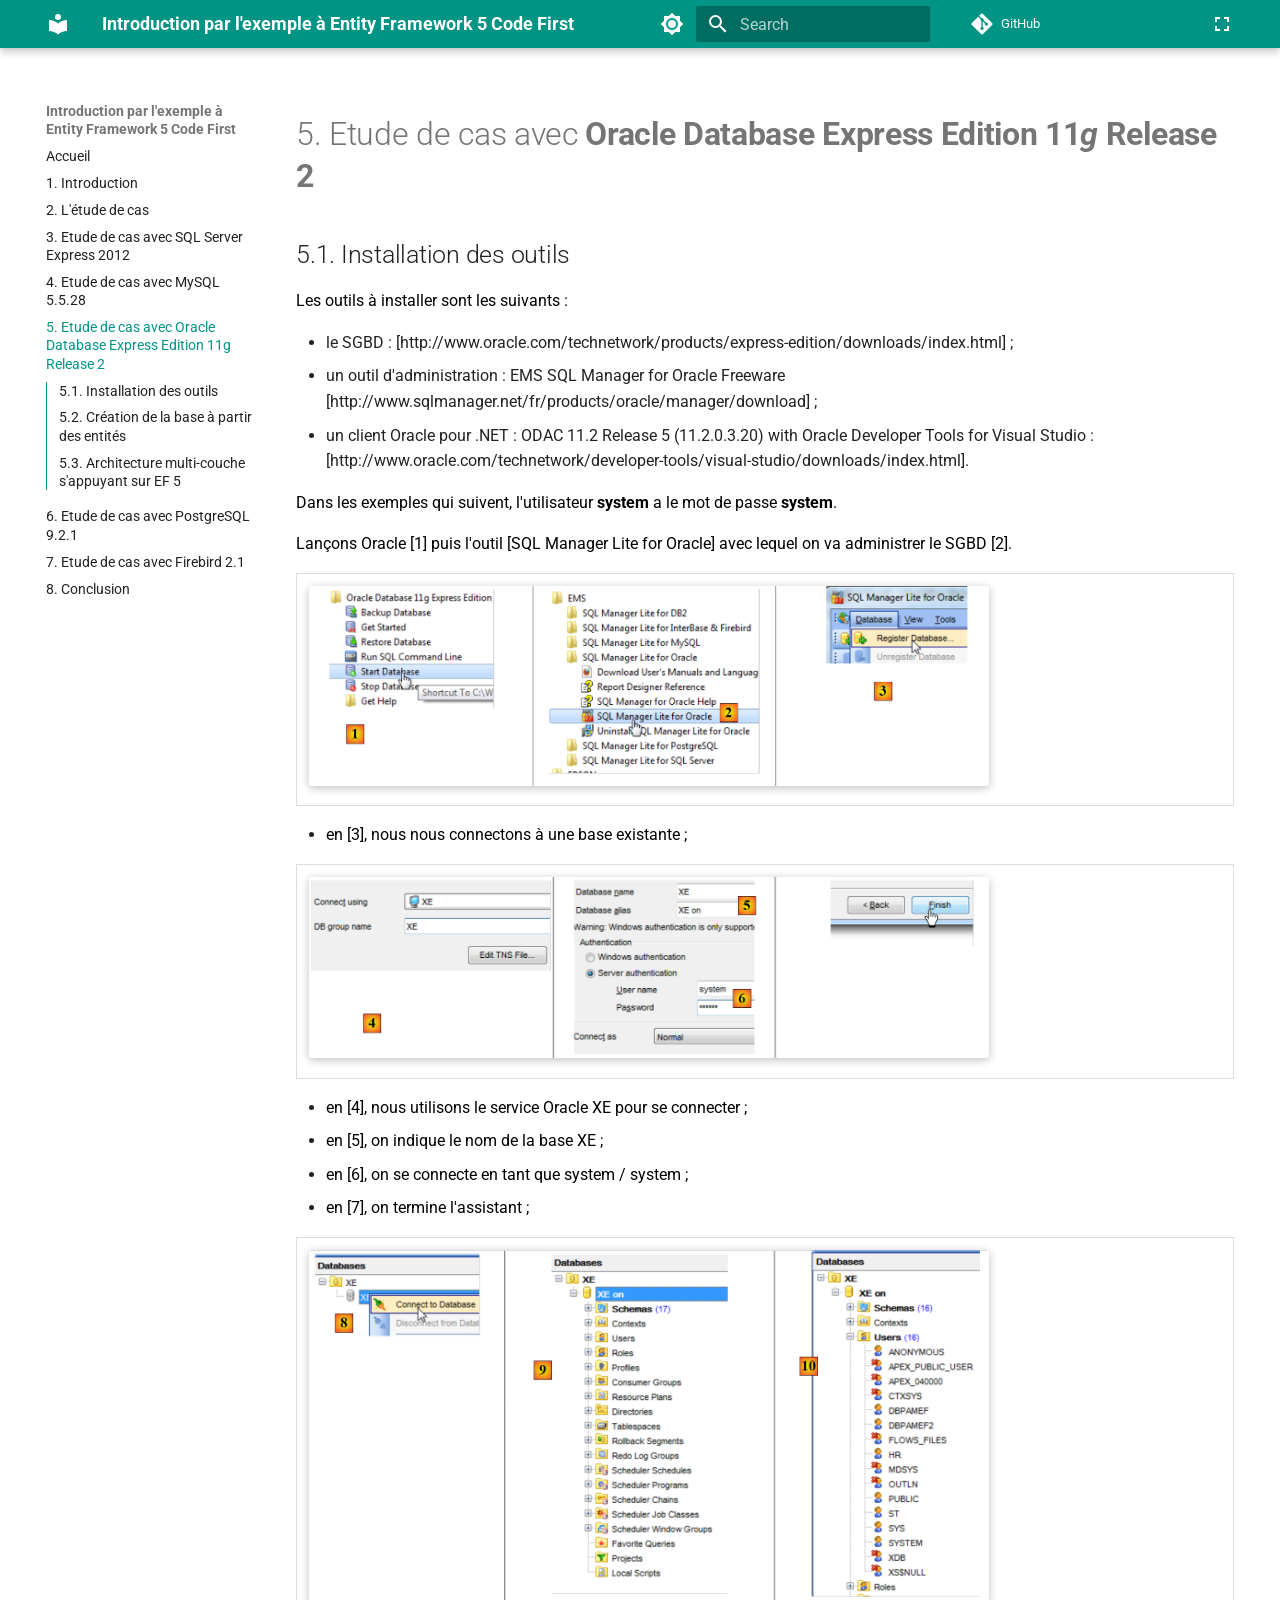
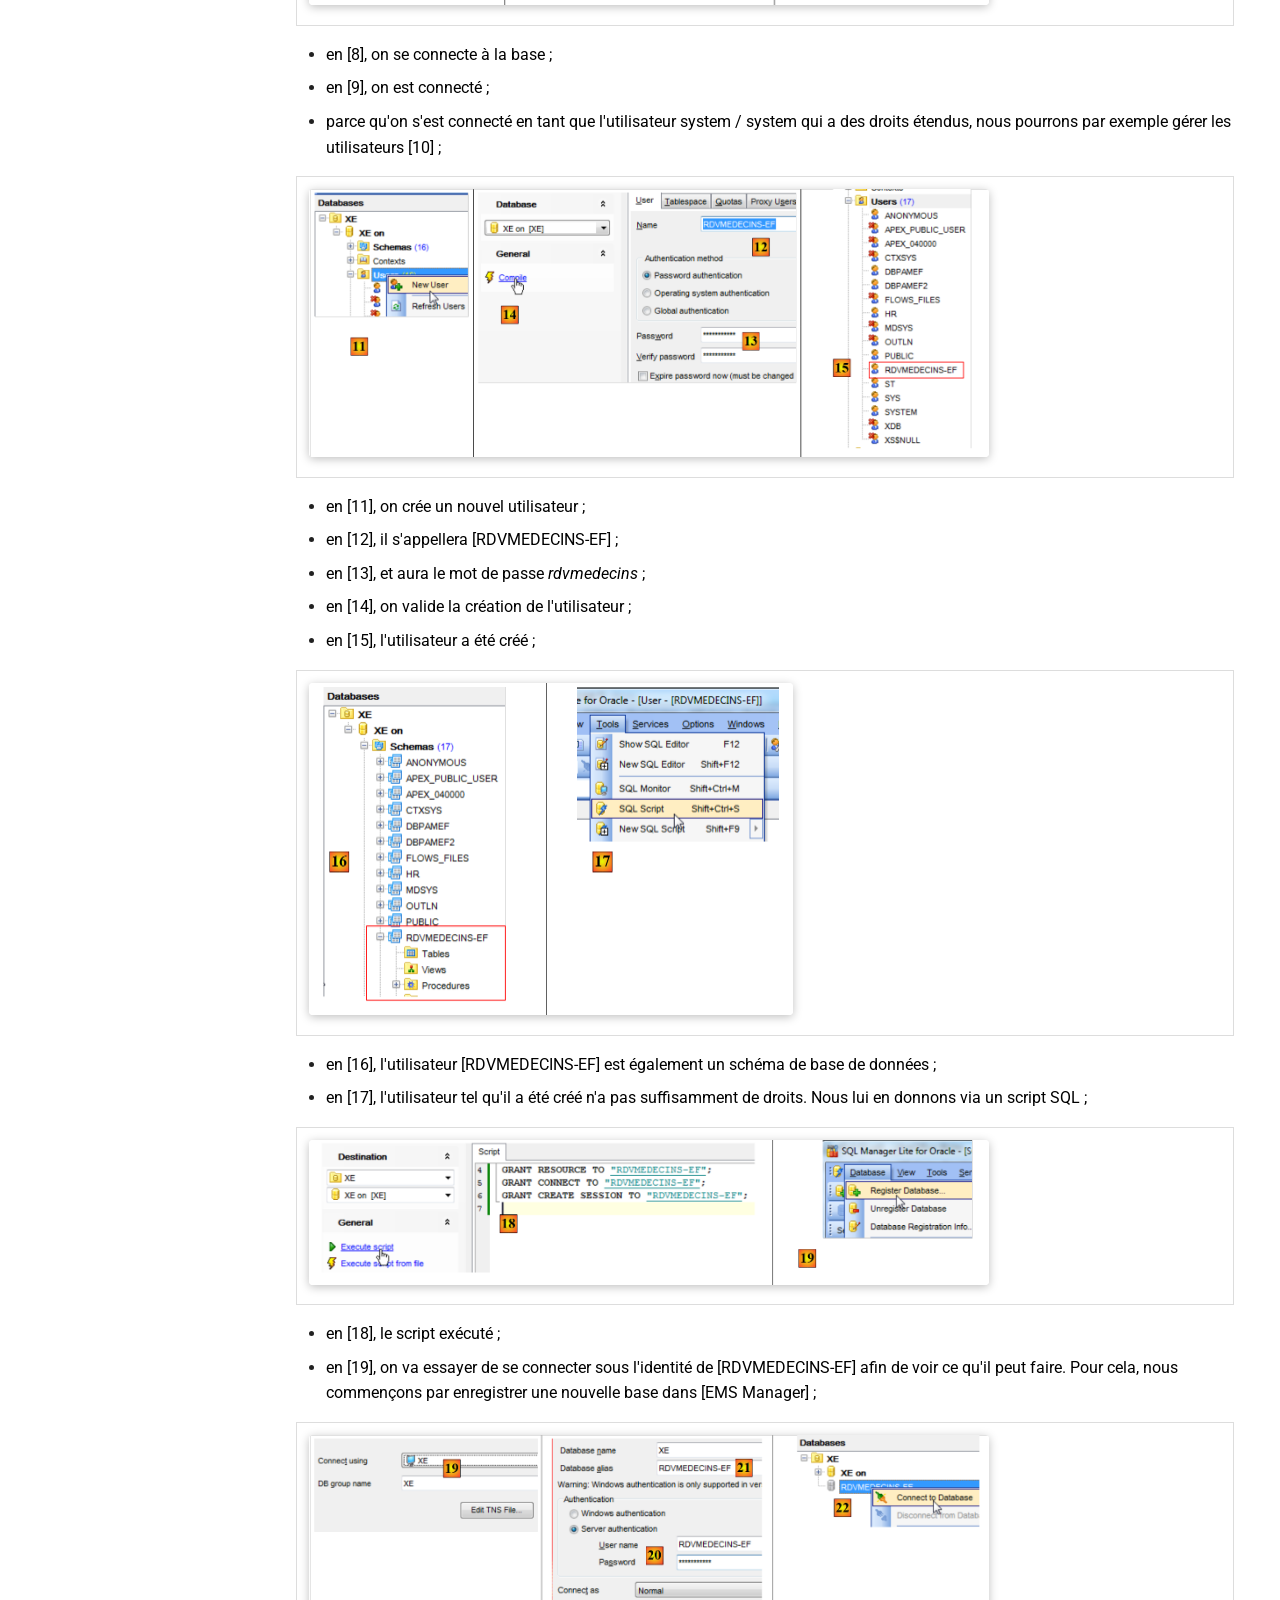
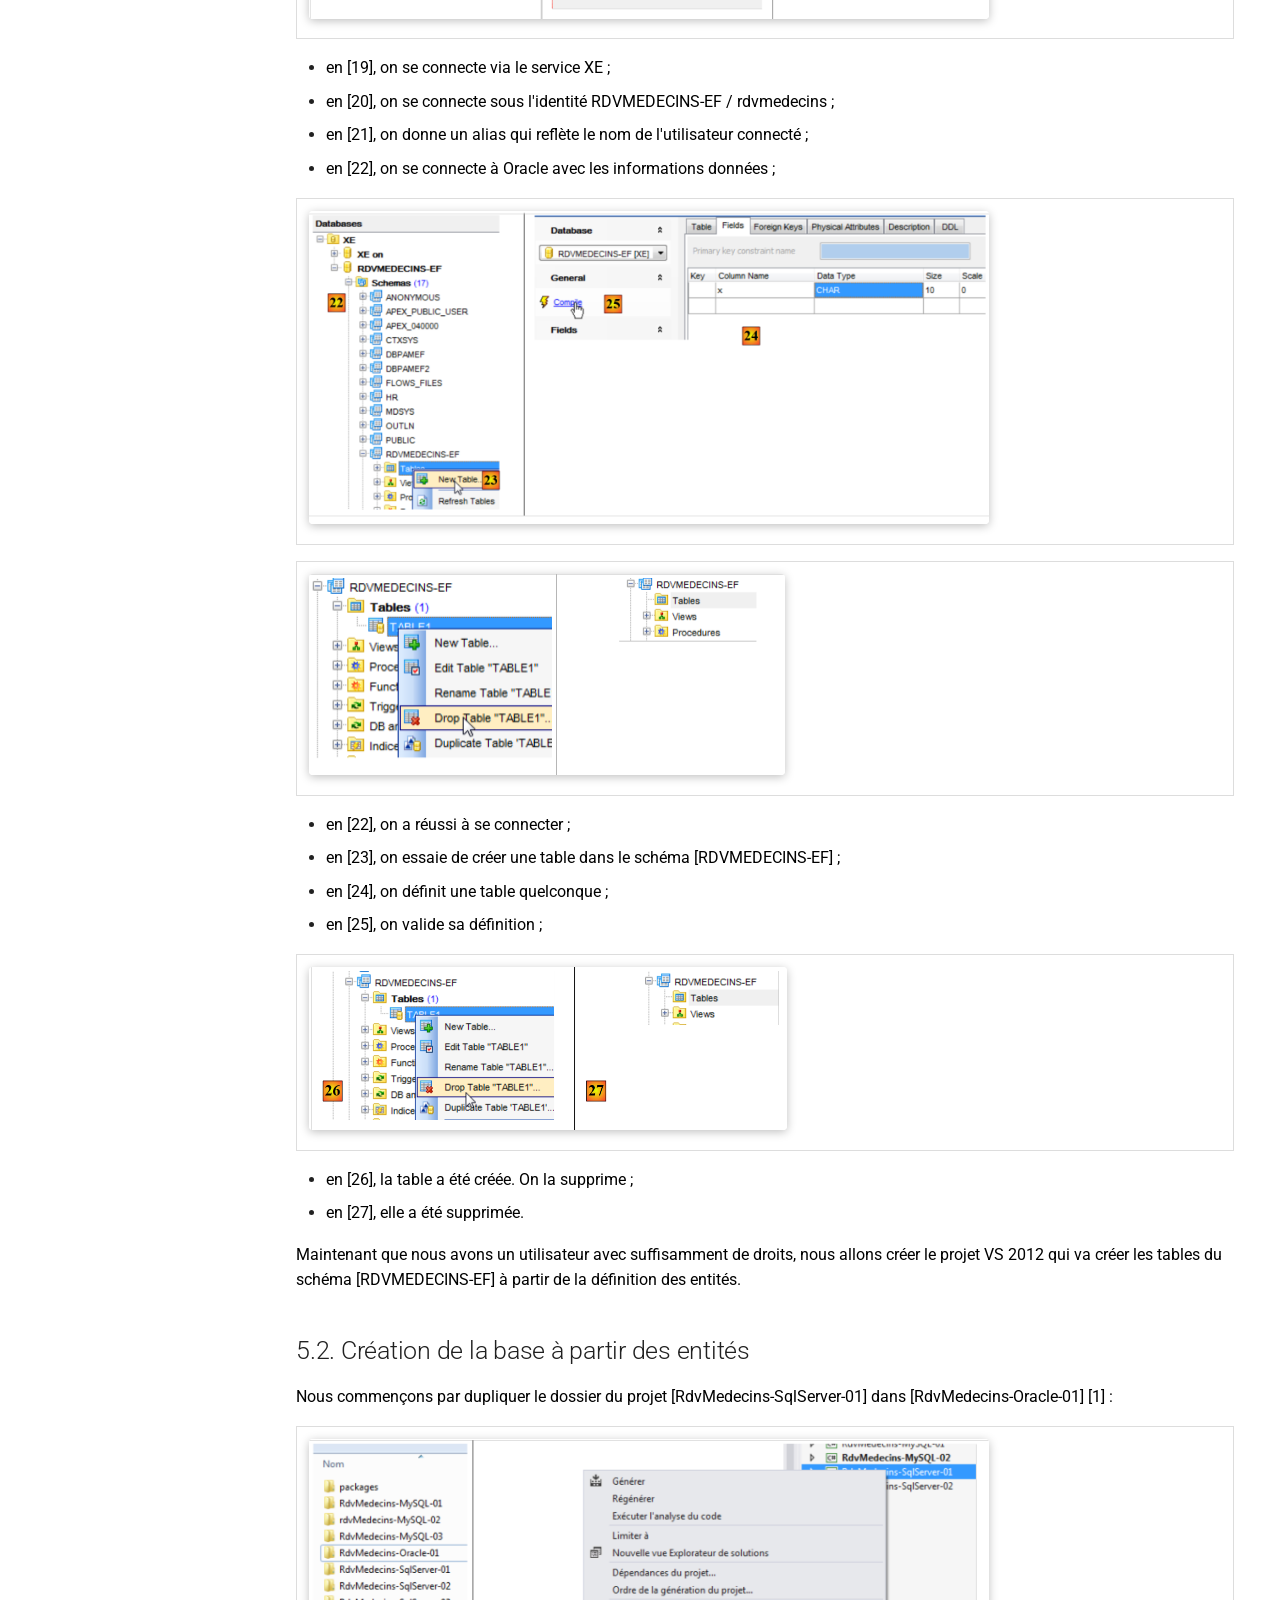
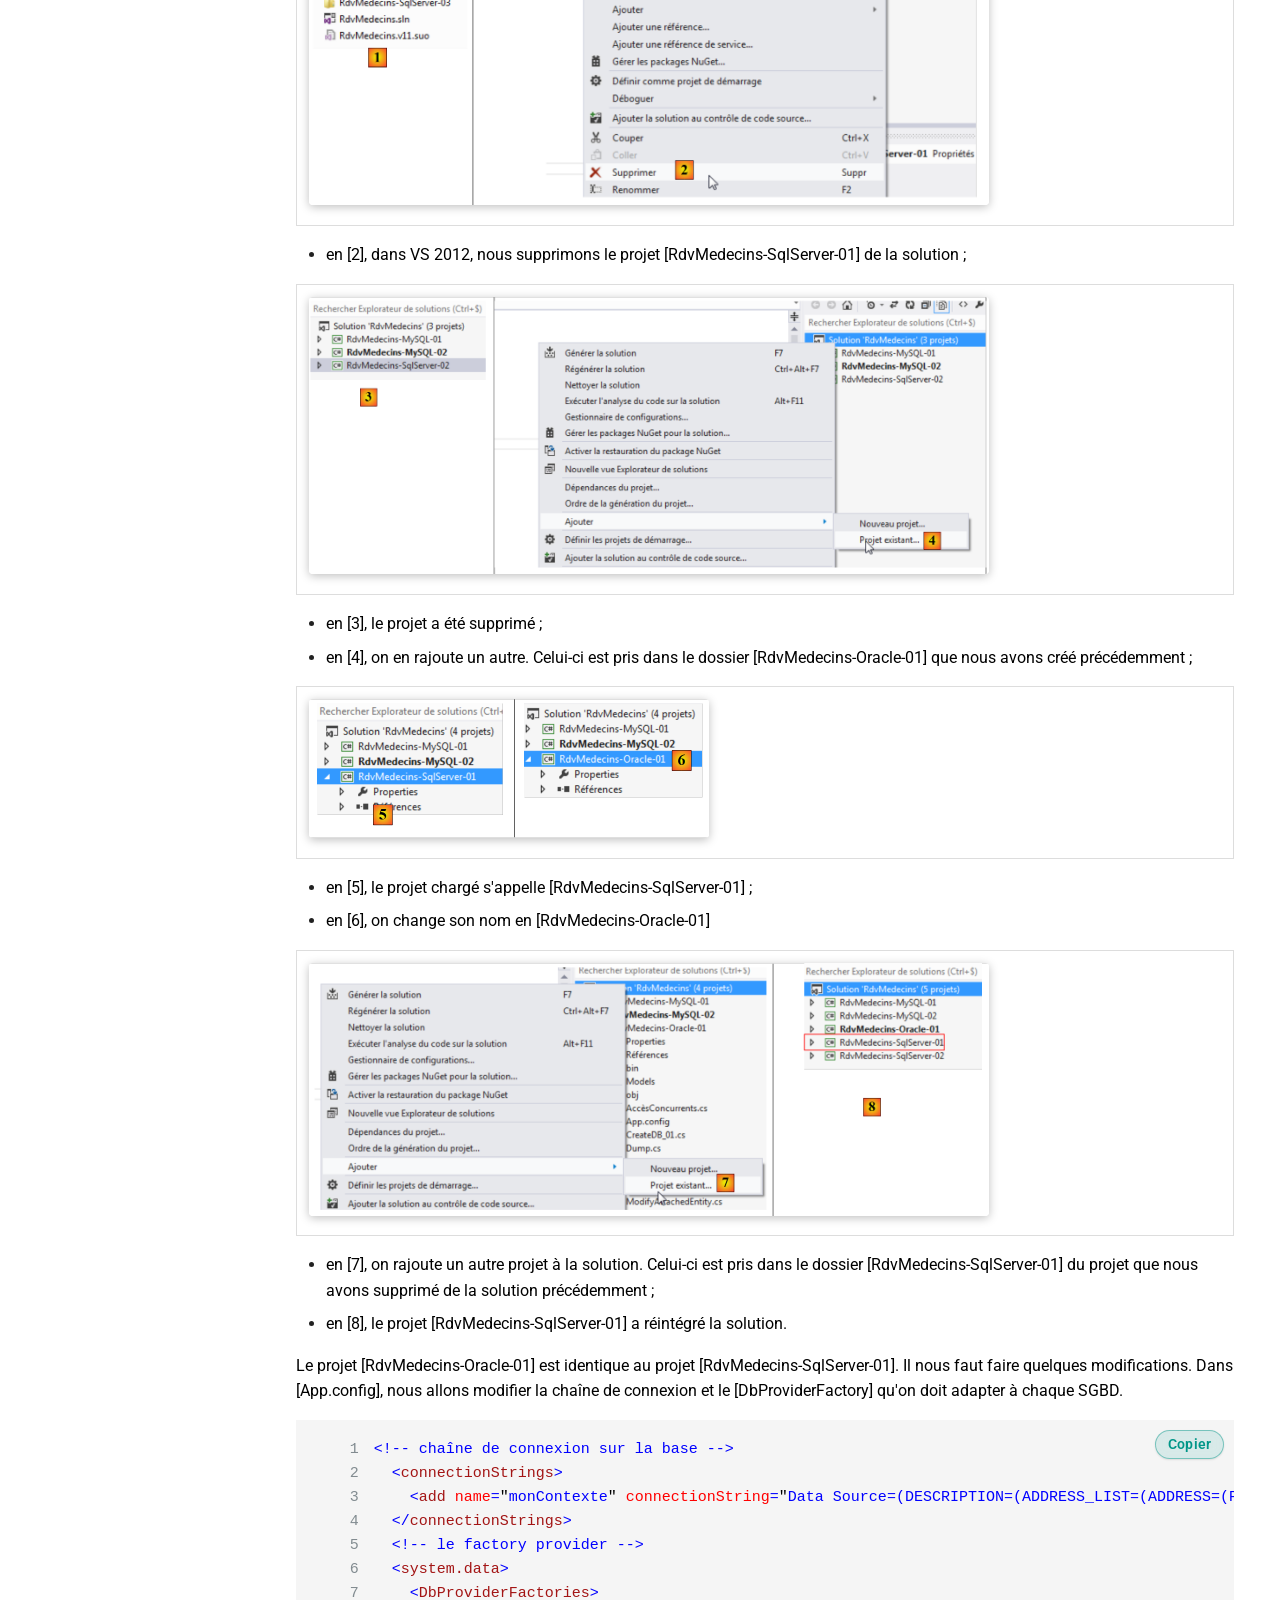
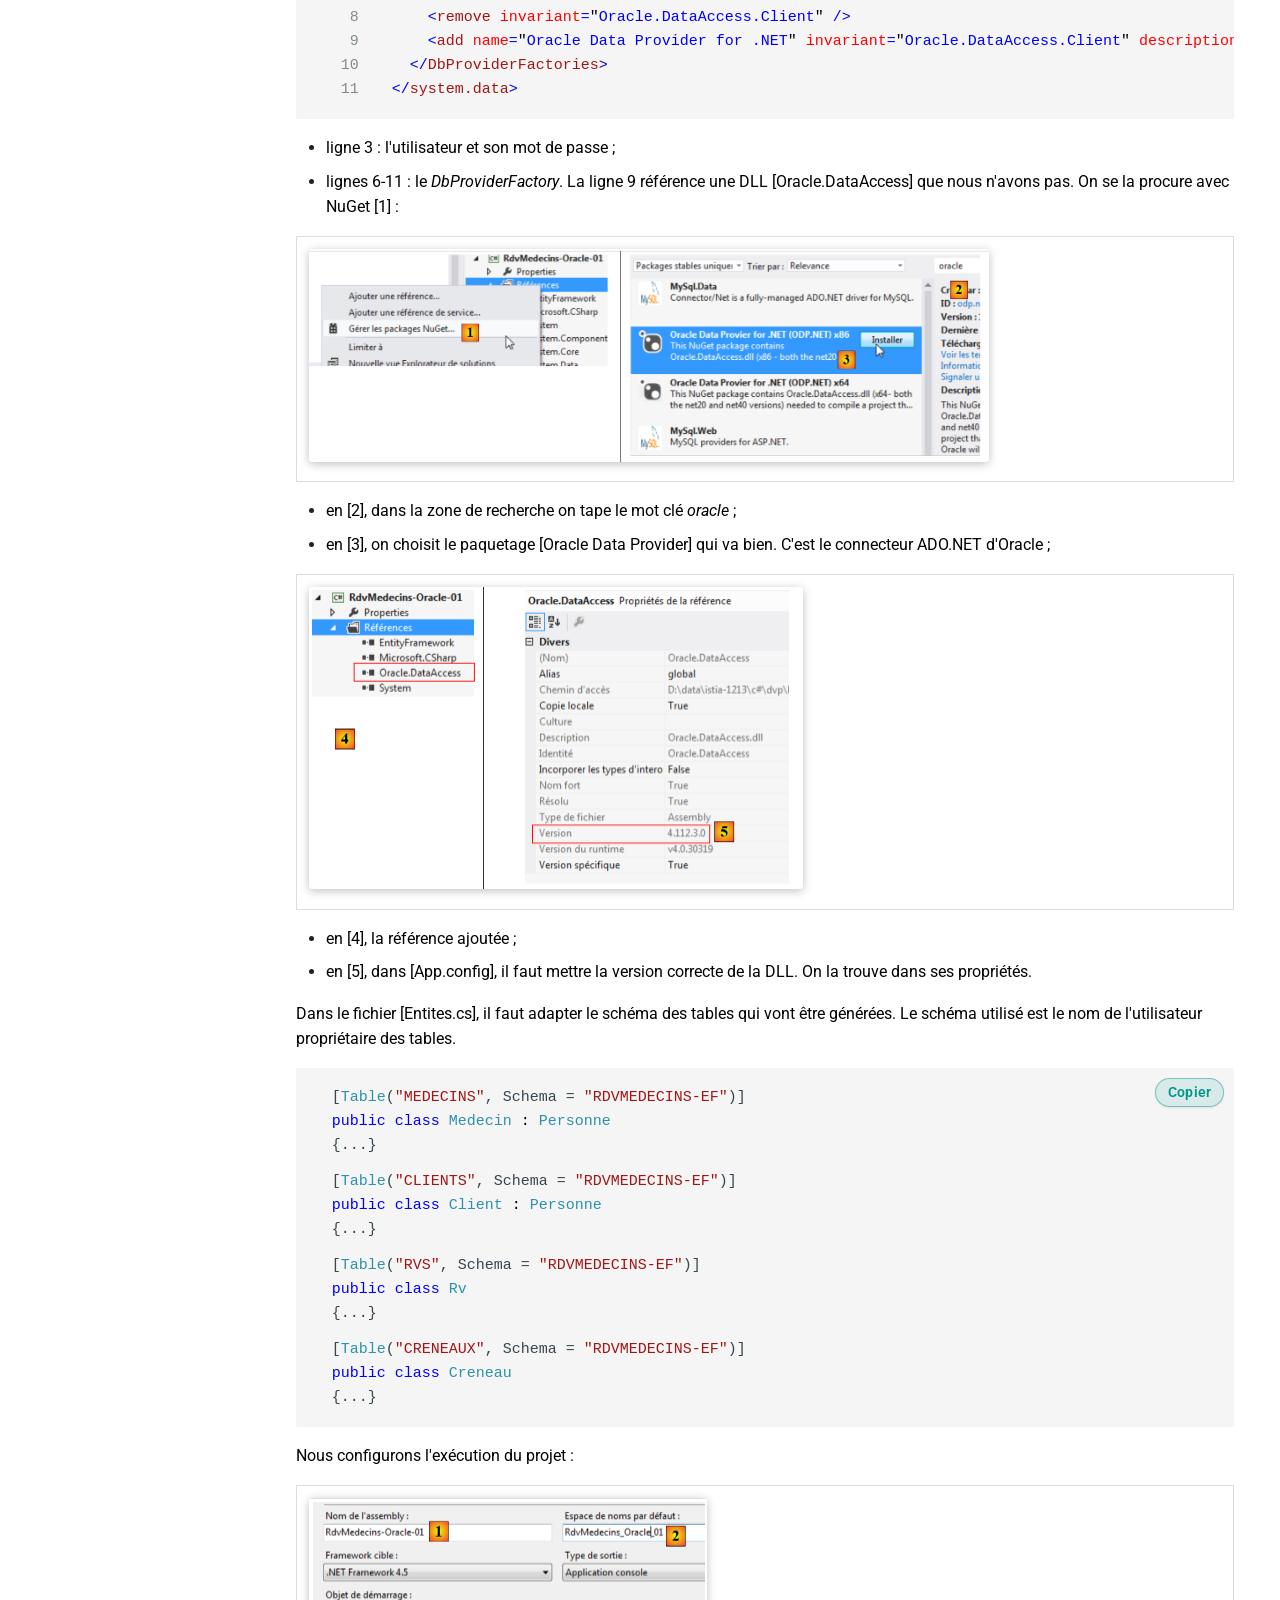
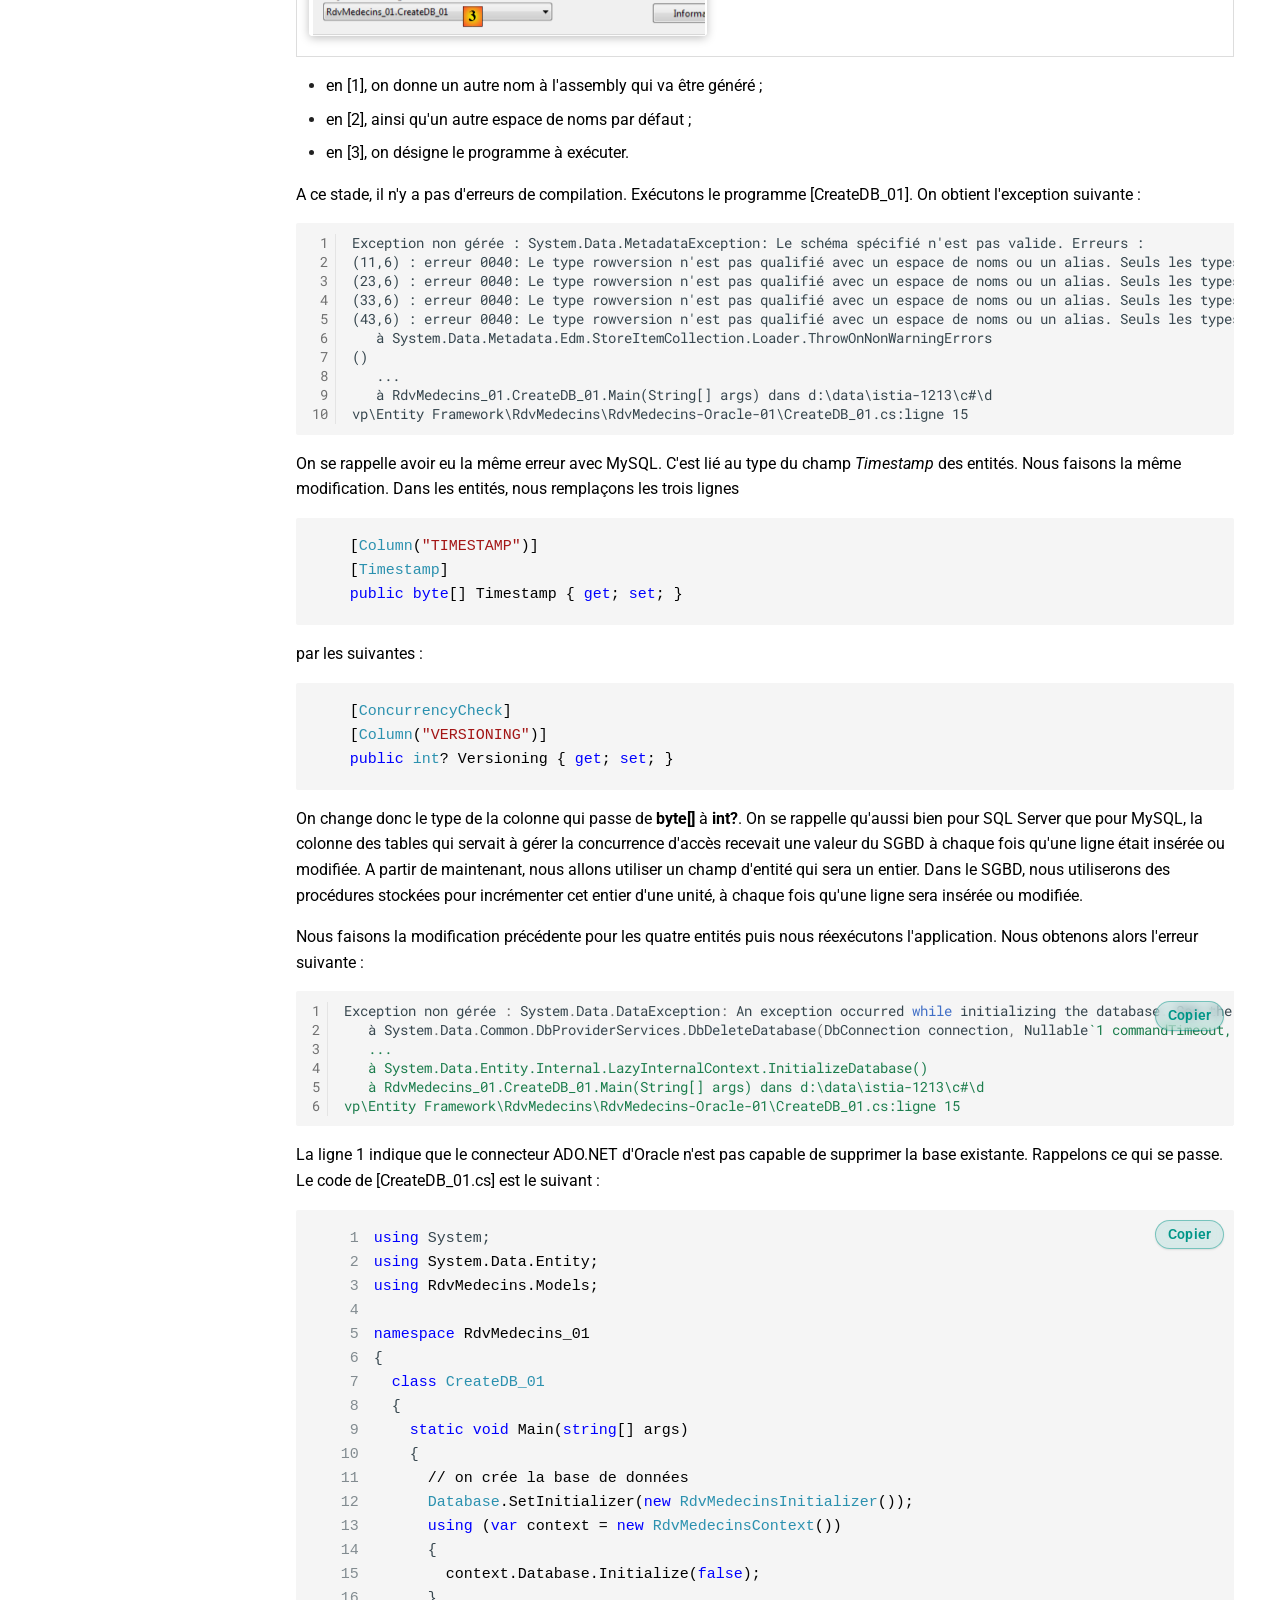
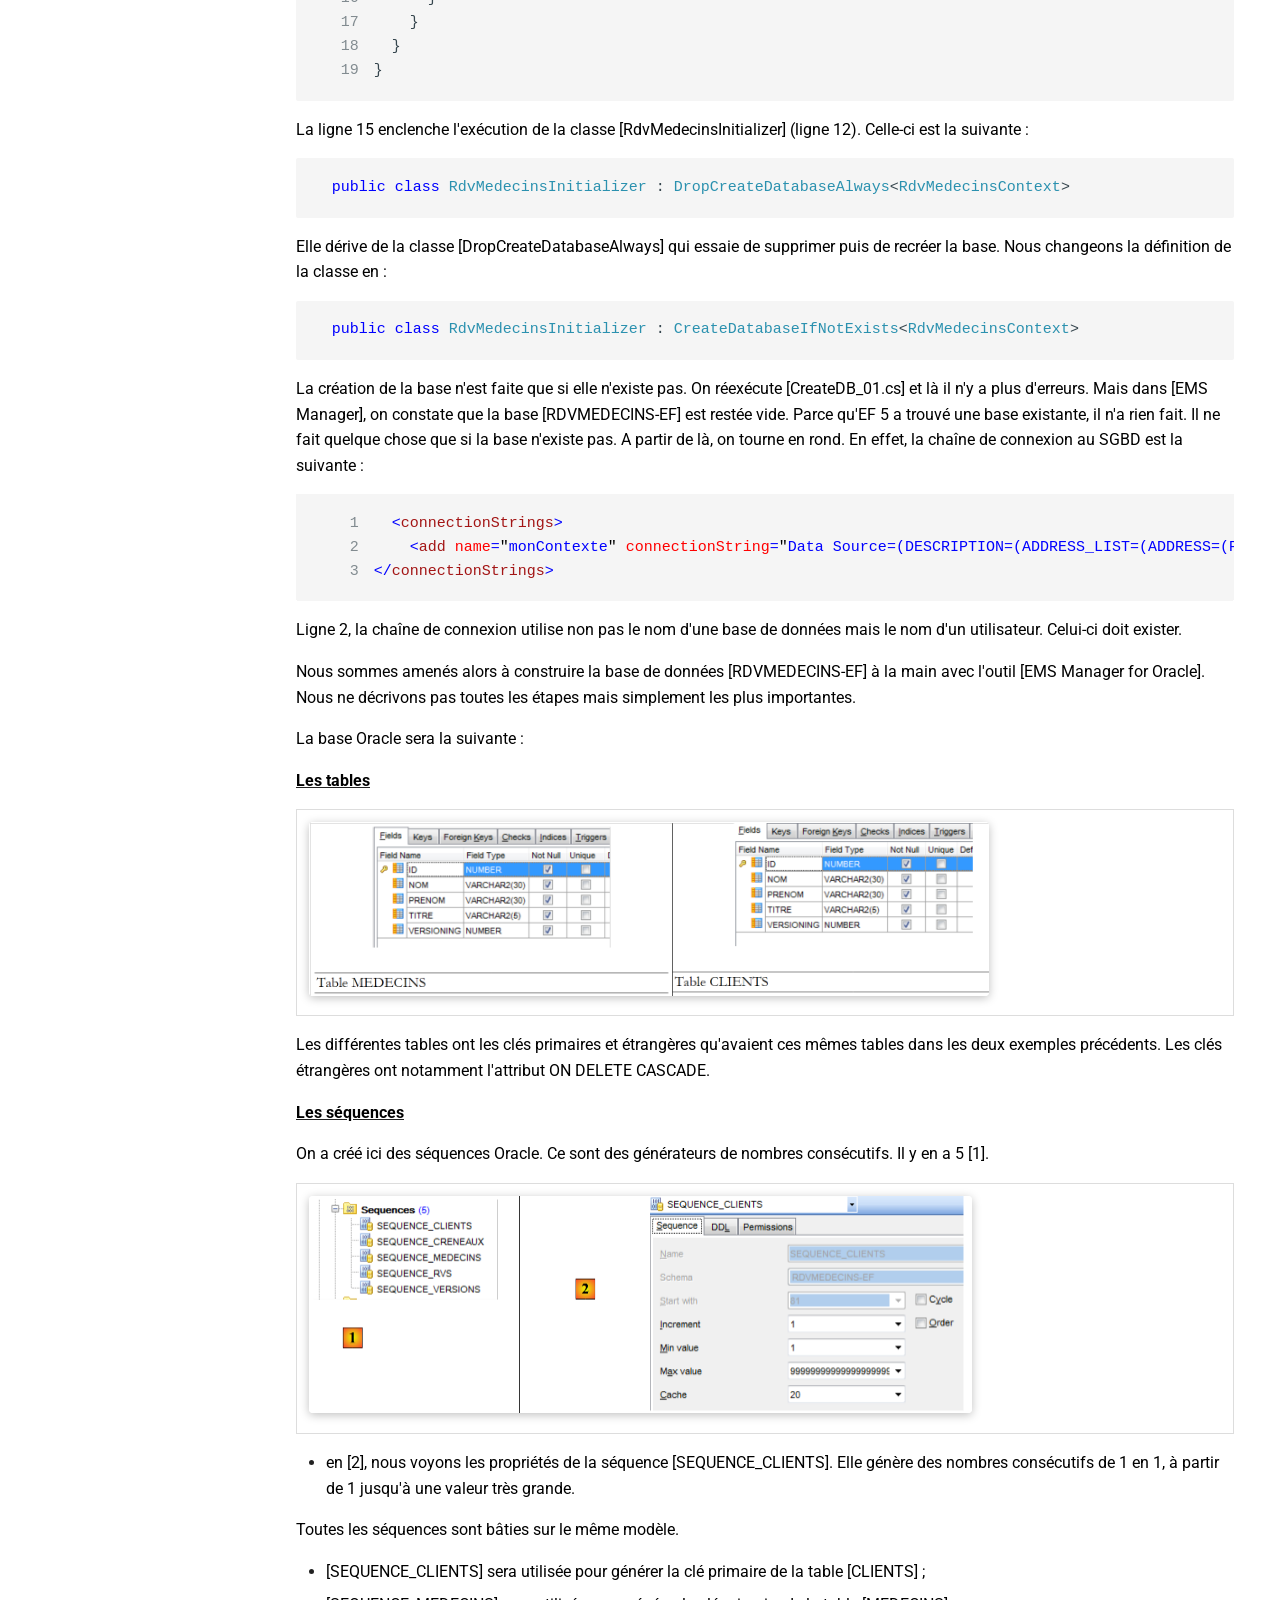
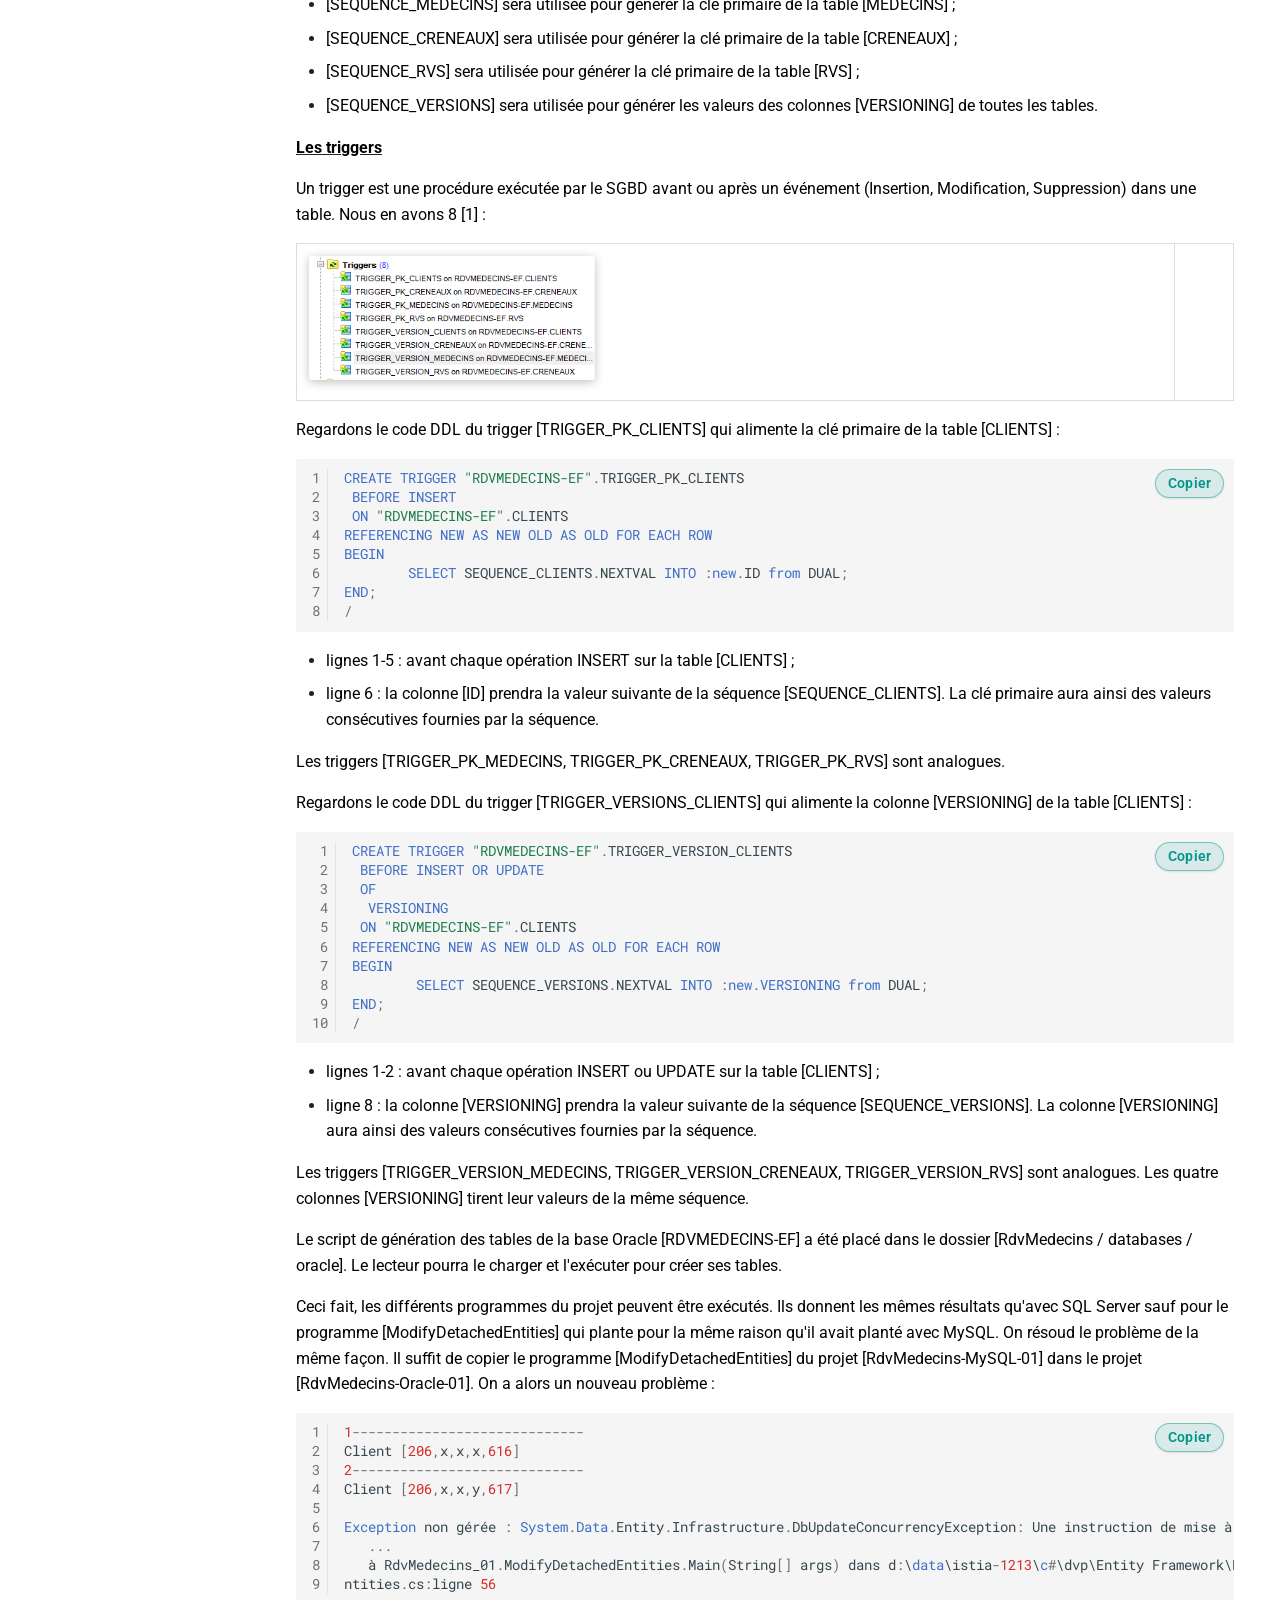
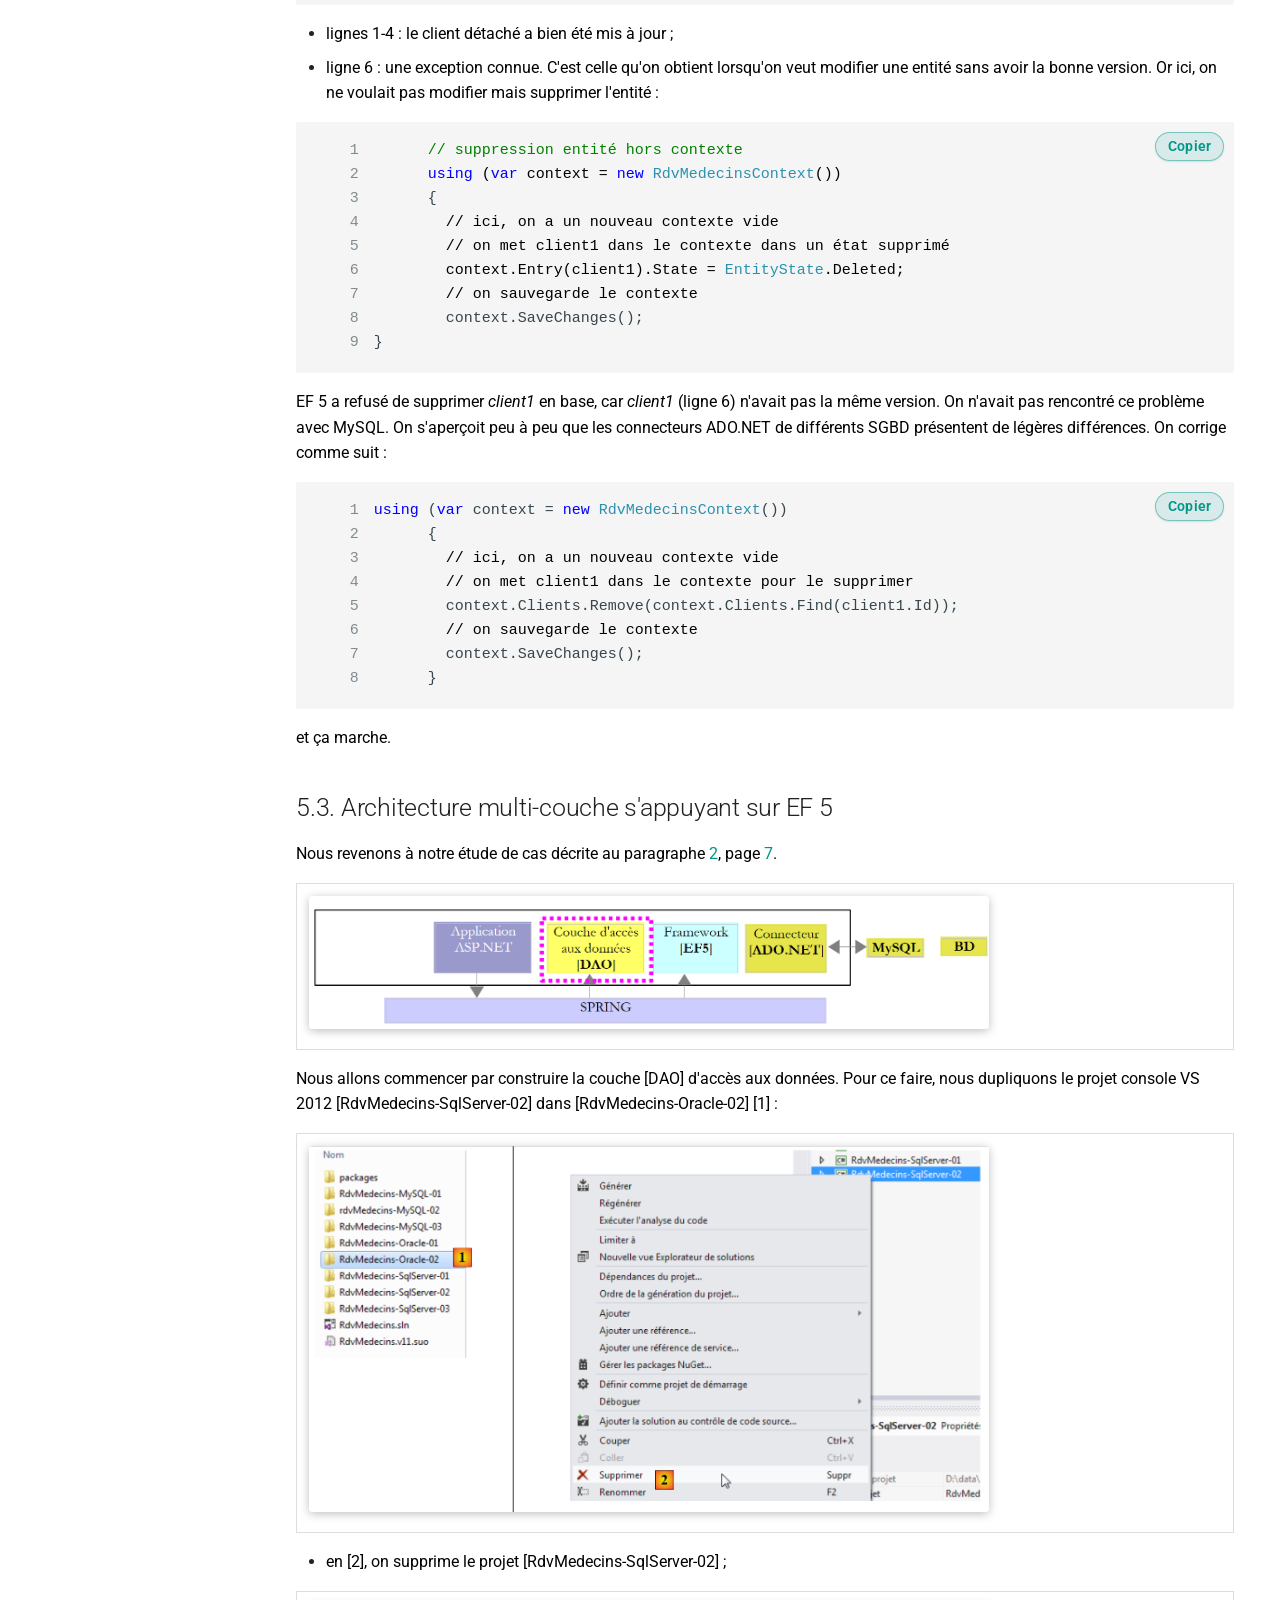
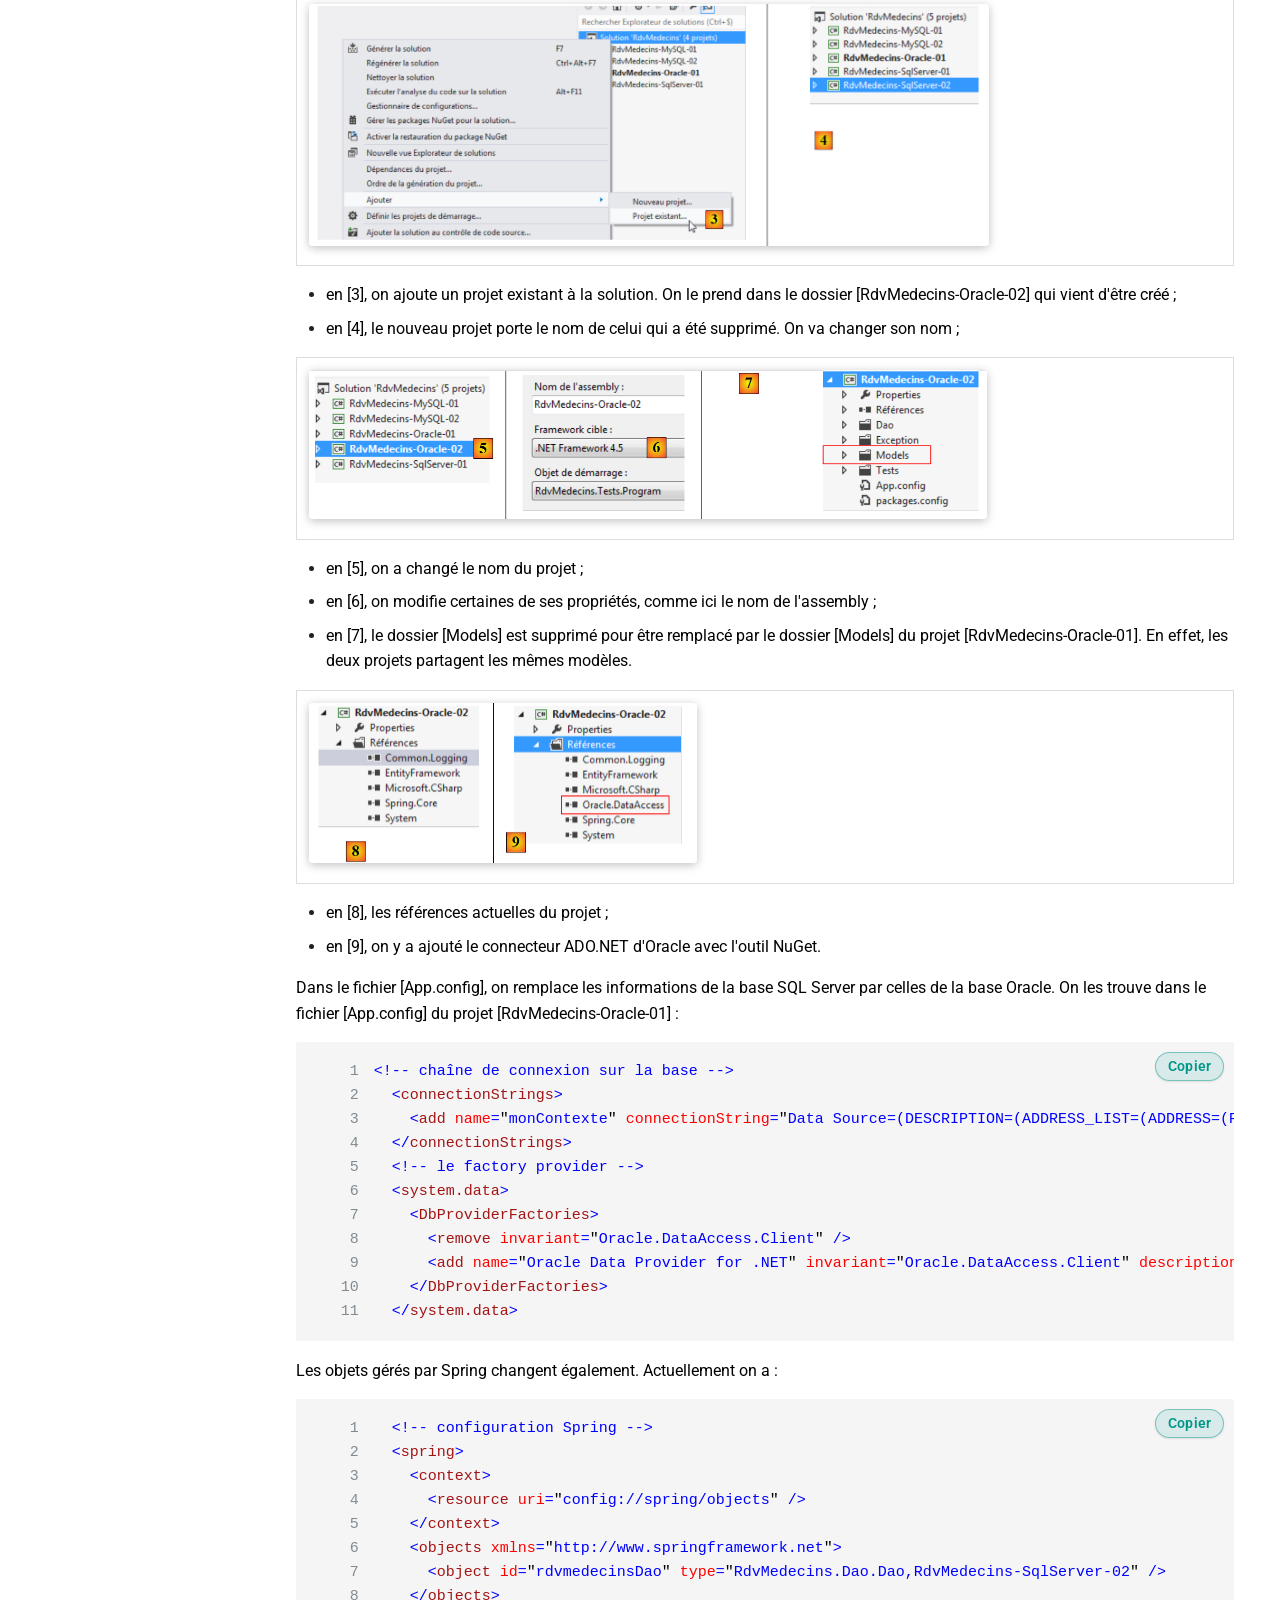
<file: etude-de-cas-avec--oracle-database-express-edition-11g-release-2.html>
<!doctype html>
<html lang="en" class="no-js">
  <head>
    
      <meta charset="utf-8">
      <meta name="viewport" content="width=device-width,initial-scale=1">
      
        <meta name="description" content="Introduction par l'exemple à Entity Framework 5 Code First">
      
      
        <meta name="author" content="Serge Tahé">
      
      
        <link rel="canonical" href="https://stahe.github.io/ef5cf-oct-2012/etude-de-cas-avec--oracle-database-express-edition-11g-release-2.html">
      
      
        <link rel="prev" href="etude-de-cas-avec-mysql-5528.html">
      
      
        <link rel="next" href="etude-de-cas-avec--postgresql-921.html">
      
      
        
      
      
      <link rel="icon" href="assets/images/favicon.png">
      <meta name="generator" content="mkdocs-1.6.1, mkdocs-material-9.7.0">
    
    
      
        <title>5. Etude de cas avec Oracle Database Express Edition 11g Release 2 - Introduction par l'exemple à Entity Framework 5 Code First</title>
      
    
    
      <link rel="stylesheet" href="assets/stylesheets/main.618322db.min.css">
      
        
        <link rel="stylesheet" href="assets/stylesheets/palette.ab4e12ef.min.css">
      
      


    
    
      
    
    
      
        
        
        <link rel="preconnect" href="https://fonts.gstatic.com" crossorigin>
        <link rel="stylesheet" href="https://fonts.googleapis.com/css?family=Roboto:300,300i,400,400i,700,700i%7CRoboto+Mono:400,400i,700,700i&display=fallback">
        <style>:root{--md-text-font:"Roboto";--md-code-font:"Roboto Mono"}</style>
      
    
    
      <link rel="stylesheet" href="stylesheets/focus.css">
    
    <script>__md_scope=new URL(".",location),__md_hash=e=>[...e].reduce(((e,_)=>(e<<5)-e+_.charCodeAt(0)),0),__md_get=(e,_=localStorage,t=__md_scope)=>JSON.parse(_.getItem(t.pathname+"."+e)),__md_set=(e,_,t=localStorage,a=__md_scope)=>{try{t.setItem(a.pathname+"."+e,JSON.stringify(_))}catch(e){}}</script>
    
      
  <script async src="https://www.googletagmanager.com/gtag/js?id=G-EBZC3JVJNR"></script>
  <script>
    window.dataLayer = window.dataLayer || [];
    function gtag(){dataLayer.push(arguments);}
    gtag('js', new Date());
    var siteName = "Introduction par l'exemple à Entity Framework 5 Code First";
    gtag('config', 'G-EBZC3JVJNR', {
        'page_title': siteName
    });
  </script>

    
    
  </head>
  
  
    
    
      
    
    
    
    
    <body dir="ltr" data-md-color-scheme="default" data-md-color-primary="teal" data-md-color-accent="purple">
  
    
    <input class="md-toggle" data-md-toggle="drawer" type="checkbox" id="__drawer" autocomplete="off">
    <input class="md-toggle" data-md-toggle="search" type="checkbox" id="__search" autocomplete="off">
    <label class="md-overlay" for="__drawer"></label>
    <div data-md-component="skip">
      
        
        <a href="#5-etude-de-cas-avec-oracle-database-express-edition-11g-release-2" class="md-skip">
          Skip to content
        </a>
      
    </div>
    <div data-md-component="announce">
      
    </div>
    
    
      

  

<header class="md-header md-header--shadow" data-md-component="header">
  <nav class="md-header__inner md-grid" aria-label="Header">
    <a href="index.html" title="Introduction par l&#39;exemple à Entity Framework 5 Code First" class="md-header__button md-logo" aria-label="Introduction par l'exemple à Entity Framework 5 Code First" data-md-component="logo">
      
  
  <svg xmlns="http://www.w3.org/2000/svg" viewBox="0 0 24 24"><path d="M12 8a3 3 0 0 0 3-3 3 3 0 0 0-3-3 3 3 0 0 0-3 3 3 3 0 0 0 3 3m0 3.54C9.64 9.35 6.5 8 3 8v11c3.5 0 6.64 1.35 9 3.54 2.36-2.19 5.5-3.54 9-3.54V8c-3.5 0-6.64 1.35-9 3.54"/></svg>

    </a>
    <label class="md-header__button md-icon" for="__drawer">
      
      <svg xmlns="http://www.w3.org/2000/svg" viewBox="0 0 24 24"><path d="M3 6h18v2H3zm0 5h18v2H3zm0 5h18v2H3z"/></svg>
    </label>
    <div class="md-header__title" data-md-component="header-title">
      <div class="md-header__ellipsis">
        <div class="md-header__topic">
          <span class="md-ellipsis">
            Introduction par l'exemple à Entity Framework 5 Code First
          </span>
        </div>
        <div class="md-header__topic" data-md-component="header-topic">
          <span class="md-ellipsis">
            
              5. Etude de cas avec  Oracle Database Express Edition 11g Release 2
            
          </span>
        </div>
      </div>
    </div>
    
      
        <form class="md-header__option" data-md-component="palette">
  
    
    
    
    <input class="md-option" data-md-color-media="(prefers-color-scheme: light)" data-md-color-scheme="default" data-md-color-primary="teal" data-md-color-accent="purple"  aria-label="Passer en mode sombre"  type="radio" name="__palette" id="__palette_0">
    
      <label class="md-header__button md-icon" title="Passer en mode sombre" for="__palette_1" hidden>
        <svg xmlns="http://www.w3.org/2000/svg" viewBox="0 0 24 24"><path d="M12 8a4 4 0 0 0-4 4 4 4 0 0 0 4 4 4 4 0 0 0 4-4 4 4 0 0 0-4-4m0 10a6 6 0 0 1-6-6 6 6 0 0 1 6-6 6 6 0 0 1 6 6 6 6 0 0 1-6 6m8-9.31V4h-4.69L12 .69 8.69 4H4v4.69L.69 12 4 15.31V20h4.69L12 23.31 15.31 20H20v-4.69L23.31 12z"/></svg>
      </label>
    
  
    
    
    
    <input class="md-option" data-md-color-media="(prefers-color-scheme: dark)" data-md-color-scheme="slate" data-md-color-primary="teal" data-md-color-accent="purple"  aria-label="Passer en mode clair"  type="radio" name="__palette" id="__palette_1">
    
      <label class="md-header__button md-icon" title="Passer en mode clair" for="__palette_0" hidden>
        <svg xmlns="http://www.w3.org/2000/svg" viewBox="0 0 24 24"><path d="M12 18c-.89 0-1.74-.2-2.5-.55C11.56 16.5 13 14.42 13 12s-1.44-4.5-3.5-5.45C10.26 6.2 11.11 6 12 6a6 6 0 0 1 6 6 6 6 0 0 1-6 6m8-9.31V4h-4.69L12 .69 8.69 4H4v4.69L.69 12 4 15.31V20h4.69L12 23.31 15.31 20H20v-4.69L23.31 12z"/></svg>
      </label>
    
  
</form>
      
    
    
      <script>var palette=__md_get("__palette");if(palette&&palette.color){if("(prefers-color-scheme)"===palette.color.media){var media=matchMedia("(prefers-color-scheme: light)"),input=document.querySelector(media.matches?"[data-md-color-media='(prefers-color-scheme: light)']":"[data-md-color-media='(prefers-color-scheme: dark)']");palette.color.media=input.getAttribute("data-md-color-media"),palette.color.scheme=input.getAttribute("data-md-color-scheme"),palette.color.primary=input.getAttribute("data-md-color-primary"),palette.color.accent=input.getAttribute("data-md-color-accent")}for(var[key,value]of Object.entries(palette.color))document.body.setAttribute("data-md-color-"+key,value)}</script>
    
    
    
      
      
        <label class="md-header__button md-icon" for="__search">
          
          <svg xmlns="http://www.w3.org/2000/svg" viewBox="0 0 24 24"><path d="M9.5 3A6.5 6.5 0 0 1 16 9.5c0 1.61-.59 3.09-1.56 4.23l.27.27h.79l5 5-1.5 1.5-5-5v-.79l-.27-.27A6.52 6.52 0 0 1 9.5 16 6.5 6.5 0 0 1 3 9.5 6.5 6.5 0 0 1 9.5 3m0 2C7 5 5 7 5 9.5S7 14 9.5 14 14 12 14 9.5 12 5 9.5 5"/></svg>
        </label>
        <div class="md-search" data-md-component="search" role="dialog">
  <label class="md-search__overlay" for="__search"></label>
  <div class="md-search__inner" role="search">
    <form class="md-search__form" name="search">
      <input type="text" class="md-search__input" name="query" aria-label="Search" placeholder="Search" autocapitalize="off" autocorrect="off" autocomplete="off" spellcheck="false" data-md-component="search-query" required>
      <label class="md-search__icon md-icon" for="__search">
        
        <svg xmlns="http://www.w3.org/2000/svg" viewBox="0 0 24 24"><path d="M9.5 3A6.5 6.5 0 0 1 16 9.5c0 1.61-.59 3.09-1.56 4.23l.27.27h.79l5 5-1.5 1.5-5-5v-.79l-.27-.27A6.52 6.52 0 0 1 9.5 16 6.5 6.5 0 0 1 3 9.5 6.5 6.5 0 0 1 9.5 3m0 2C7 5 5 7 5 9.5S7 14 9.5 14 14 12 14 9.5 12 5 9.5 5"/></svg>
        
        <svg xmlns="http://www.w3.org/2000/svg" viewBox="0 0 24 24"><path d="M20 11v2H8l5.5 5.5-1.42 1.42L4.16 12l7.92-7.92L13.5 5.5 8 11z"/></svg>
      </label>
      <nav class="md-search__options" aria-label="Search">
        
        <button type="reset" class="md-search__icon md-icon" title="Clear" aria-label="Clear" tabindex="-1">
          
          <svg xmlns="http://www.w3.org/2000/svg" viewBox="0 0 24 24"><path d="M19 6.41 17.59 5 12 10.59 6.41 5 5 6.41 10.59 12 5 17.59 6.41 19 12 13.41 17.59 19 19 17.59 13.41 12z"/></svg>
        </button>
      </nav>
      
    </form>
    <div class="md-search__output">
      <div class="md-search__scrollwrap" tabindex="0" data-md-scrollfix>
        <div class="md-search-result" data-md-component="search-result">
          <div class="md-search-result__meta">
            Initializing search
          </div>
          <ol class="md-search-result__list" role="presentation"></ol>
        </div>
      </div>
    </div>
  </div>
</div>
      
    
    
      <div class="md-header__source">
        <a href="https://stahe.github.io/ef5cf-oct-2012" title="Go to repository" class="md-source" data-md-component="source">
  <div class="md-source__icon md-icon">
    
    <svg xmlns="http://www.w3.org/2000/svg" viewBox="0 0 448 512"><!--! Font Awesome Free 7.1.0 by @fontawesome - https://fontawesome.com License - https://fontawesome.com/license/free (Icons: CC BY 4.0, Fonts: SIL OFL 1.1, Code: MIT License) Copyright 2025 Fonticons, Inc.--><path d="M439.6 236.1 244 40.5c-5.4-5.5-12.8-8.5-20.4-8.5s-15 3-20.4 8.4L162.5 81l51.5 51.5c27.1-9.1 52.7 16.8 43.4 43.7l49.7 49.7c34.2-11.8 61.2 31 35.5 56.7-26.5 26.5-70.2-2.9-56-37.3L240.3 199v121.9c25.3 12.5 22.3 41.8 9.1 55-6.4 6.4-15.2 10.1-24.3 10.1s-17.8-3.6-24.3-10.1c-17.6-17.6-11.1-46.9 11.2-56v-123c-20.8-8.5-24.6-30.7-18.6-45L142.6 101 8.5 235.1C3 240.6 0 247.9 0 255.5s3 15 8.5 20.4l195.6 195.7c5.4 5.4 12.7 8.4 20.4 8.4s15-3 20.4-8.4l194.7-194.7c5.4-5.4 8.4-12.8 8.4-20.4s-3-15-8.4-20.4"/></svg>
  </div>
  <div class="md-source__repository">
    GitHub
  </div>
</a>
      </div>
    
  </nav>
  
</header>
    
    <div class="md-container" data-md-component="container">
      
      
        
          
        
      
      <main class="md-main" data-md-component="main">
        <div class="md-main__inner md-grid">
          
            
              
              <div class="md-sidebar md-sidebar--primary" data-md-component="sidebar" data-md-type="navigation" >
                <div class="md-sidebar__scrollwrap">
                  <div class="md-sidebar__inner">
                    



  

<nav class="md-nav md-nav--primary md-nav--integrated" aria-label="Navigation" data-md-level="0">
  <label class="md-nav__title" for="__drawer">
    <a href="index.html" title="Introduction par l&#39;exemple à Entity Framework 5 Code First" class="md-nav__button md-logo" aria-label="Introduction par l'exemple à Entity Framework 5 Code First" data-md-component="logo">
      
  
  <svg xmlns="http://www.w3.org/2000/svg" viewBox="0 0 24 24"><path d="M12 8a3 3 0 0 0 3-3 3 3 0 0 0-3-3 3 3 0 0 0-3 3 3 3 0 0 0 3 3m0 3.54C9.64 9.35 6.5 8 3 8v11c3.5 0 6.64 1.35 9 3.54 2.36-2.19 5.5-3.54 9-3.54V8c-3.5 0-6.64 1.35-9 3.54"/></svg>

    </a>
    Introduction par l'exemple à Entity Framework 5 Code First
  </label>
  
    <div class="md-nav__source">
      <a href="https://stahe.github.io/ef5cf-oct-2012" title="Go to repository" class="md-source" data-md-component="source">
  <div class="md-source__icon md-icon">
    
    <svg xmlns="http://www.w3.org/2000/svg" viewBox="0 0 448 512"><!--! Font Awesome Free 7.1.0 by @fontawesome - https://fontawesome.com License - https://fontawesome.com/license/free (Icons: CC BY 4.0, Fonts: SIL OFL 1.1, Code: MIT License) Copyright 2025 Fonticons, Inc.--><path d="M439.6 236.1 244 40.5c-5.4-5.5-12.8-8.5-20.4-8.5s-15 3-20.4 8.4L162.5 81l51.5 51.5c27.1-9.1 52.7 16.8 43.4 43.7l49.7 49.7c34.2-11.8 61.2 31 35.5 56.7-26.5 26.5-70.2-2.9-56-37.3L240.3 199v121.9c25.3 12.5 22.3 41.8 9.1 55-6.4 6.4-15.2 10.1-24.3 10.1s-17.8-3.6-24.3-10.1c-17.6-17.6-11.1-46.9 11.2-56v-123c-20.8-8.5-24.6-30.7-18.6-45L142.6 101 8.5 235.1C3 240.6 0 247.9 0 255.5s3 15 8.5 20.4l195.6 195.7c5.4 5.4 12.7 8.4 20.4 8.4s15-3 20.4-8.4l194.7-194.7c5.4-5.4 8.4-12.8 8.4-20.4s-3-15-8.4-20.4"/></svg>
  </div>
  <div class="md-source__repository">
    GitHub
  </div>
</a>
    </div>
  
  <ul class="md-nav__list" data-md-scrollfix>
    
      
      
  
  
  
  
    <li class="md-nav__item">
      <a href="index.html" class="md-nav__link">
        
  
  
  <span class="md-ellipsis">
    
  
    Accueil
  

    
  </span>
  
  

      </a>
    </li>
  

    
      
      
  
  
  
  
    <li class="md-nav__item">
      <a href="introduction.html" class="md-nav__link">
        
  
  
  <span class="md-ellipsis">
    
  
    1. Introduction
  

    
  </span>
  
  

      </a>
    </li>
  

    
      
      
  
  
  
  
    <li class="md-nav__item">
      <a href="letude-de-cas.html" class="md-nav__link">
        
  
  
  <span class="md-ellipsis">
    
  
    2. L'étude de cas
  

    
  </span>
  
  

      </a>
    </li>
  

    
      
      
  
  
  
  
    <li class="md-nav__item">
      <a href="etude-de-cas-avec-sql-server-express-2012.html" class="md-nav__link">
        
  
  
  <span class="md-ellipsis">
    
  
    3. Etude de cas avec SQL Server Express 2012
  

    
  </span>
  
  

      </a>
    </li>
  

    
      
      
  
  
  
  
    <li class="md-nav__item">
      <a href="etude-de-cas-avec-mysql-5528.html" class="md-nav__link">
        
  
  
  <span class="md-ellipsis">
    
  
    4. Etude de cas avec MySQL 5.5.28
  

    
  </span>
  
  

      </a>
    </li>
  

    
      
      
  
  
    
  
  
  
    <li class="md-nav__item md-nav__item--active">
      
      <input class="md-nav__toggle md-toggle" type="checkbox" id="__toc">
      
      
        
      
      
        <label class="md-nav__link md-nav__link--active" for="__toc">
          
  
  
  <span class="md-ellipsis">
    
  
    5. Etude de cas avec  Oracle Database Express Edition 11g Release 2
  

    
  </span>
  
  

          <span class="md-nav__icon md-icon"></span>
        </label>
      
      <a href="etude-de-cas-avec--oracle-database-express-edition-11g-release-2.html" class="md-nav__link md-nav__link--active">
        
  
  
  <span class="md-ellipsis">
    
  
    5. Etude de cas avec  Oracle Database Express Edition 11g Release 2
  

    
  </span>
  
  

      </a>
      
        

<nav class="md-nav md-nav--secondary" aria-label="Table of contents">
  
  
  
    
  
  
    <label class="md-nav__title" for="__toc">
      <span class="md-nav__icon md-icon"></span>
      Table of contents
    </label>
    <ul class="md-nav__list" data-md-component="toc" data-md-scrollfix>
      
        <li class="md-nav__item">
  <a href="#51-installation-des-outils" class="md-nav__link">
    <span class="md-ellipsis">
      
        5.1. Installation des outils
      
    </span>
  </a>
  
</li>
      
        <li class="md-nav__item">
  <a href="#52-creation-de-la-base-a-partir-des-entites" class="md-nav__link">
    <span class="md-ellipsis">
      
        5.2. Création de la base à partir des entités
      
    </span>
  </a>
  
</li>
      
        <li class="md-nav__item">
  <a href="#53-architecture-multi-couche-sappuyant-sur-ef-5" class="md-nav__link">
    <span class="md-ellipsis">
      
        5.3. Architecture multi-couche s&#x27;appuyant sur EF 5
      
    </span>
  </a>
  
</li>
      
    </ul>
  
</nav>
      
    </li>
  

    
      
      
  
  
  
  
    <li class="md-nav__item">
      <a href="etude-de-cas-avec--postgresql-921.html" class="md-nav__link">
        
  
  
  <span class="md-ellipsis">
    
  
    6. Etude de cas avec  PostgreSQL 9.2.1
  

    
  </span>
  
  

      </a>
    </li>
  

    
      
      
  
  
  
  
    <li class="md-nav__item">
      <a href="etude-de-cas-avec--firebird-21.html" class="md-nav__link">
        
  
  
  <span class="md-ellipsis">
    
  
    7. Etude de cas avec  Firebird 2.1
  

    
  </span>
  
  

      </a>
    </li>
  

    
      
      
  
  
  
  
    <li class="md-nav__item">
      <a href="conclusion.html" class="md-nav__link">
        
  
  
  <span class="md-ellipsis">
    
  
    8. Conclusion
  

    
  </span>
  
  

      </a>
    </li>
  

    
  </ul>
</nav>
                  </div>
                </div>
              </div>
            
            
          
          
            <div class="md-content" data-md-component="content">
              
              <article class="md-content__inner md-typeset">
                
                  



<p><a id="refheading39807804107930"></a></p>
<h1 id="5-etude-de-cas-avec-oracle-database-express-edition-11g-release-2">5. Etude de cas avec  <strong>Oracle Database Express Edition 11</strong><strong><em>g</em></strong> <strong>Release 2</strong></h1>
<p><a id="refheading39809804107930"></a></p>
<h2 id="51-installation-des-outils">5.1. Installation des outils</h2>
<p><span style="color: #000000">Les outils à installer sont les suivants :</span></p>
<ul>
<li>le SGBD : [http://www.oracle.com/technetwork/products/express-edition/downloads/index.html] ;</li>
<li>un outil d&#x27;administration : EMS SQL Manager for Oracle Freeware [http://www.sqlmanager.net/fr/products/oracle/manager/download] ;</li>
<li>un client Oracle pour .NET : ODAC 11.2 Release 5 (11.2.0.3.20) with Oracle Developer Tools for Visual Studio : [http://www.oracle.com/technetwork/developer-tools/visual-studio/downloads/index.html].</li>
</ul>
<p><span style="color: #000000">Dans les exemples qui suivent, l&#x27;utilisateur </span><strong><span style="color: #000000">system</span></strong><span style="color: #000000"> a le mot de passe </span><strong><span style="color: #000000">system</span></strong><span style="color: #000000">.</span></p>
<p><span style="color: #000000">Lançons Oracle [1] puis l&#x27;outil [SQL Manager Lite for Oracle] avec lequel on va administrer le SGBD [2].</span></p>
<table class="odt-table" style="border-collapse: collapse; width: 100%; margin-bottom: 1em;"><tr><td style="border: 1px solid #ddd; padding: 8px; vertical-align: top;"><img src="images/10000000000005C3000001B1A67093DE.png" width="680" height="200" style="display:inline-block; margin:4px;width:17.999cm;height:5.283cm;" class="odt-zoomable" data-zoom-src="images/10000000000005C3000001B1A67093DE.png" /></td></tr></table>

<ul>
<li><span style="color: #000000">en [3], nous nous connectons à une base existante ;</span></li>
</ul>
<table class="odt-table" style="border-collapse: collapse; width: 100%; margin-bottom: 1em;"><tr><td style="border: 1px solid #ddd; padding: 8px; vertical-align: top;"><img src="images/10000000000005D20000018D9A531FD8.png" width="680" height="181" style="display:inline-block; margin:4px;width:17.999cm;height:4.796cm;" class="odt-zoomable" data-zoom-src="images/10000000000005D20000018D9A531FD8.png" /></td></tr></table>

<ul>
<li><span style="color: #000000">en [4], nous utilisons le service Oracle XE pour se connecter ;</span></li>
<li><span style="color: #000000">en [5], on indique le nom de la base XE ;</span></li>
<li><span style="color: #000000">en [6], on se connecte en tant que system / system ;</span></li>
<li><span style="color: #000000">en [7], on termine l&#x27;assistant ;</span></li>
</ul>
<table class="odt-table" style="border-collapse: collapse; width: 100%; margin-bottom: 1em;"><tr><td style="border: 1px solid #ddd; padding: 8px; vertical-align: top;"><img src="images/10000000000005C60000030432C84331.png" width="680" height="355" style="display:inline-block; margin:4px;width:17.999cm;height:9.4cm;" class="odt-zoomable" data-zoom-src="images/10000000000005C60000030432C84331.png" /></td></tr></table>

<ul>
<li><span style="color: #000000">en [8], on se connecte à la base ;</span></li>
<li><span style="color: #000000">en [9], on est connecté ;</span></li>
<li><span style="color: #000000">parce qu&#x27;on s&#x27;est connecté en tant que l&#x27;utilisateur system / system qui a des droits étendus, nous pourrons par exemple gérer les utilisateurs [10] ;</span></li>
</ul>
<table class="odt-table" style="border-collapse: collapse; width: 100%; margin-bottom: 1em;"><tr><td style="border: 1px solid #ddd; padding: 8px; vertical-align: top;"><img src="images/100000000000060D000002626FE0FAAF.png" width="680" height="268" style="display:inline-block; margin:4px;width:17.999cm;height:7.087cm;" class="odt-zoomable" data-zoom-src="images/100000000000060D000002626FE0FAAF.png" /></td></tr></table>

<ul>
<li><span style="color: #000000">en [11], on crée un nouvel utilisateur ;</span></li>
<li><span style="color: #000000">en [12], il s&#x27;appellera [RDVMEDECINS-EF] ;</span></li>
<li><span style="color: #000000">en [13], et aura le mot de passe <em>rdvmedecins</em> ;</span></li>
<li><span style="color: #000000">en [14], on valide la création de l&#x27;utilisateur ;</span></li>
<li><span style="color: #000000">en [15], l&#x27;utilisateur a été créé ;</span></li>
</ul>
<table class="odt-table" style="border-collapse: collapse; width: 100%; margin-bottom: 1em;"><tr><td style="border: 1px solid #ddd; padding: 8px; vertical-align: top;"><img src="images/10000000000003C800000299DB42B8C4.png" width="484" height="333" style="display:inline-block; margin:4px;width:12.806cm;height:8.798cm;" class="odt-zoomable" data-zoom-src="images/10000000000003C800000299DB42B8C4.png" /></td></tr></table>

<ul>
<li><span style="color: #000000">en [16], l&#x27;utilisateur [RDVMEDECINS-EF] est également un schéma de base de données ;</span></li>
<li><span style="color: #000000">en [17], l&#x27;utilisateur tel qu&#x27;il a été créé n&#x27;a pas suffisamment de droits. Nous lui en donnons via un script SQL ;</span></li>
</ul>
<table class="odt-table" style="border-collapse: collapse; width: 100%; margin-bottom: 1em;"><tr><td style="border: 1px solid #ddd; padding: 8px; vertical-align: top;"><img src="images/10000000000005EE000001435CA7173A.png" width="680" height="145" style="display:inline-block; margin:4px;width:17.999cm;height:3.829cm;" class="odt-zoomable" data-zoom-src="images/10000000000005EE000001435CA7173A.png" /></td></tr></table>

<ul>
<li><span style="color: #000000">en [18], le script exécuté ;</span></li>
<li><span style="color: #000000">en [19], on va essayer de se connecter sous l&#x27;identité de [RDVMEDECINS-EF] afin de voir ce qu&#x27;il peut faire. Pour cela, nous commençons par enregistrer une nouvelle base dans [EMS Manager] ;</span></li>
</ul>
<table class="odt-table" style="border-collapse: collapse; width: 100%; margin-bottom: 1em;"><tr><td style="border: 1px solid #ddd; padding: 8px; vertical-align: top;"><img src="images/100000000000060D000001A26BF7F79B.png" width="680" height="184" style="display:inline-block; margin:4px;width:17.999cm;height:4.856cm;" class="odt-zoomable" data-zoom-src="images/100000000000060D000001A26BF7F79B.png" /></td></tr></table>

<ul>
<li><span style="color: #000000">en [19], on se connecte via le service XE ;</span></li>
<li><span style="color: #000000">en [20], on se connecte sous l&#x27;identité RDVMEDECINS-EF / rdvmedecins ;</span></li>
<li><span style="color: #000000">en [21], on donne un alias qui reflète le nom de l&#x27;utilisateur connecté ;</span></li>
<li><span style="color: #000000">en [22], on se connecte à Oracle avec les informations données ;</span></li>
</ul>
<table class="odt-table" style="border-collapse: collapse; width: 100%; margin-bottom: 1em;"><tr><td style="border: 1px solid #ddd; padding: 8px; vertical-align: top;"><img src="images/1000000000000646000002E477777C09.png" width="680" height="313" style="display:inline-block; margin:4px;width:17.999cm;height:8.292cm;" class="odt-zoomable" data-zoom-src="images/1000000000000646000002E477777C09.png" /></td></tr></table>

<table class="odt-table" style="border-collapse: collapse; width: 100%; margin-bottom: 1em;"><tr><td style="border: 1px solid #ddd; padding: 8px; vertical-align: top;"><img src="images/10000000000003B700000193BFCA089A.png" width="476" height="202" style="display:inline-block; margin:4px;width:12.582cm;height:5.332cm;" class="odt-zoomable" data-zoom-src="images/10000000000003B700000193BFCA089A.png" /></td></tr></table>

<ul>
<li><span style="color: #000000">en [22], on a réussi à se connecter ;</span></li>
<li><span style="color: #000000">en [23], on essaie de créer une table dans le schéma [RDVMEDECINS-EF] ;</span></li>
<li><span style="color: #000000">en [24], on définit une table quelconque ;</span></li>
<li><span style="color: #000000">en [25], on valide sa définition ;</span></li>
</ul>
<table class="odt-table" style="border-collapse: collapse; width: 100%; margin-bottom: 1em;"><tr><td style="border: 1px solid #ddd; padding: 8px; vertical-align: top;"><img src="images/10000000000003BB00000146C860BFC4.png" width="478" height="163" style="display:inline-block; margin:4px;width:12.635cm;height:4.313cm;" class="odt-zoomable" data-zoom-src="images/10000000000003BB00000146C860BFC4.png" /></td></tr></table>

<ul>
<li><span style="color: #000000">en [26], la table a été créée. On la supprime ;</span></li>
<li><span style="color: #000000">en [27], elle a été supprimée.</span></li>
</ul>
<p><span style="color: #000000">Maintenant que nous avons un utilisateur avec suffisamment de droits, nous allons créer le projet VS 2012 qui va créer les tables  du schéma [RDVMEDECINS-EF] à partir de la définition des entités.</span></p>
<p><a id="refheading39811804107930"></a></p>
<h2 id="52-creation-de-la-base-a-partir-des-entites">5.2. Création de la base à partir des entités</h2>
<p><span style="color: #000000">Nous commençons par dupliquer le dossier du projet [RdvMedecins-SqlServer-01] dans [RdvMedecins-Oracle-01] [1] :</span></p>
<table class="odt-table" style="border-collapse: collapse; width: 100%; margin-bottom: 1em;"><tr><td style="border: 1px solid #ddd; padding: 8px; vertical-align: top;"><img src="images/10000000000005A80000030DD6C4353D.png" width="680" height="367" style="display:inline-block; margin:4px;width:17.999cm;height:9.708cm;" class="odt-zoomable" data-zoom-src="images/10000000000005A80000030DD6C4353D.png" /></td></tr></table>

<ul>
<li><span style="color: #000000">en [2], dans VS 2012, nous supprimons le projet [RdvMedecins-SqlServer-01] de la solution ;</span></li>
</ul>
<table class="odt-table" style="border-collapse: collapse; width: 100%; margin-bottom: 1em;"><tr><td style="border: 1px solid #ddd; padding: 8px; vertical-align: top;"><img src="images/100000000000062200000281943D6B13.png" width="680" height="278" style="display:inline-block; margin:4px;width:17.999cm;height:7.348cm;" class="odt-zoomable" data-zoom-src="images/100000000000062200000281943D6B13.png" /></td></tr></table>

<ul>
<li><span style="color: #000000">en [3], le projet a été supprimé ;</span></li>
<li><span style="color: #000000">en [4], on en rajoute un autre. Celui-ci est pris dans le dossier [RdvMedecins-Oracle-01] que nous avons créé précédemment ;</span></li>
</ul>
<table class="odt-table" style="border-collapse: collapse; width: 100%; margin-bottom: 1em;"><tr><td style="border: 1px solid #ddd; padding: 8px; vertical-align: top;"><img src="images/1000000000000320000001166977BE7A.png" width="400" height="139" style="display:inline-block; margin:4px;width:10.583cm;height:3.678cm;" class="odt-zoomable" data-zoom-src="images/1000000000000320000001166977BE7A.png" /></td></tr></table>

<ul>
<li><span style="color: #000000">en [5], le projet chargé s&#x27;appelle [RdvMedecins-SqlServer-01] ;</span></li>
<li><span style="color: #000000">en [6], on change son nom en [RdvMedecins-Oracle-01]</span></li>
</ul>
<table class="odt-table" style="border-collapse: collapse; width: 100%; margin-bottom: 1em;"><tr><td style="border: 1px solid #ddd; padding: 8px; vertical-align: top;"><img src="images/100000000000060A0000023E257F800A.png" width="680" height="253" style="display:inline-block; margin:4px;width:17.999cm;height:6.682cm;" class="odt-zoomable" data-zoom-src="images/100000000000060A0000023E257F800A.png" /></td></tr></table>

<ul>
<li><span style="color: #000000">en [7], on rajoute un autre projet à la solution. Celui-ci est pris dans le dossier [RdvMedecins-SqlServer-01] du projet que nous avons  supprimé de la solution précédemment ;</span></li>
<li><span style="color: #000000">en [8], le projet [RdvMedecins-SqlServer-01] a réintégré la solution.</span></li>
</ul>
<p><span style="color: #000000">Le projet [RdvMedecins-Oracle-01] est identique au projet [RdvMedecins-SqlServer-01]. Il nous faut faire quelques modifications. Dans [App.config], nous allons modifier la chaîne de connexion et le [DbProviderFactory] qu&#x27;on doit adapter à chaque SGBD.</span></p>
<div class="odt-code-rich" data-linenums="true" style="counter-reset: odtline 0;"><pre><code class="language-text">
<span class="odt-code-line"><span class="odt-code-line-content"><span style="color:#0000ff">&lt;!-- chaîne de connexion sur la base --&gt;</span></span></span>
<span class="odt-code-line"><span class="odt-code-line-content"><span style="color:#0000ff">  &lt;</span><span style="color:#a31515">connectionStrings</span><span style="color:#0000ff">&gt;</span></span></span>
<span class="odt-code-line"><span class="odt-code-line-content"><span style="color:#0000ff">    &lt;</span><span style="color:#a31515">add</span><span style="color:#0000ff"> </span><span style="color:#ff0000">name</span><span style="color:#0000ff">=</span><span style="color:#000000">&quot;</span><span style="color:#0000ff">monContexte</span><span style="color:#000000">&quot;</span><span style="color:#0000ff"> </span><span style="color:#ff0000">connectionString</span><span style="color:#0000ff">=</span><span style="color:#000000">&quot;</span><span style="color:#0000ff">Data Source=(DESCRIPTION=(ADDRESS_LIST=(ADDRESS=(PROTOCOL=TCP)(HOST=localhost)(PORT=1521)))(CONNECT_DATA=(SERVER=DEDICATED)(SERVICE_NAME=XE)));User Id=RDVMEDECINS-EF;Password=rdvmedecins;</span><span style="color:#000000">&quot;</span><span style="color:#0000ff"> </span><span style="color:#ff0000">providerName</span><span style="color:#0000ff">=</span><span style="color:#000000">&quot;</span><span style="color:#0000ff">Oracle.DataAccess.Client</span><span style="color:#000000">&quot;</span><span style="color:#0000ff"> /&gt;</span></span></span>
<span class="odt-code-line"><span class="odt-code-line-content"><span style="color:#0000ff">  &lt;/</span><span style="color:#a31515">connectionStrings</span><span style="color:#0000ff">&gt;</span></span></span>
<span class="odt-code-line"><span class="odt-code-line-content">  <span style="color:#0000ff">&lt;!-- le factory provider --&gt;</span></span></span>
<span class="odt-code-line"><span class="odt-code-line-content"><span style="color:#0000ff">  &lt;</span><span style="color:#a31515">system.data</span><span style="color:#0000ff">&gt;</span></span></span>
<span class="odt-code-line"><span class="odt-code-line-content"><span style="color:#0000ff">    &lt;</span><span style="color:#a31515">DbProviderFactories</span><span style="color:#0000ff">&gt;</span></span></span>
<span class="odt-code-line"><span class="odt-code-line-content"><span style="color:#0000ff">      &lt;</span><span style="color:#a31515">remove</span><span style="color:#0000ff"> </span><span style="color:#ff0000">invariant</span><span style="color:#0000ff">=</span><span style="color:#000000">&quot;</span><span style="color:#0000ff">Oracle.DataAccess.Client</span><span style="color:#000000">&quot;</span><span style="color:#0000ff"> /&gt;</span></span></span>
<span class="odt-code-line"><span class="odt-code-line-content"><span style="color:#0000ff">      &lt;</span><span style="color:#a31515">add</span><span style="color:#0000ff"> </span><span style="color:#ff0000">name</span><span style="color:#0000ff">=</span><span style="color:#000000">&quot;</span><span style="color:#0000ff">Oracle Data Provider for .NET</span><span style="color:#000000">&quot;</span><span style="color:#0000ff"> </span><span style="color:#ff0000">invariant</span><span style="color:#0000ff">=</span><span style="color:#000000">&quot;</span><span style="color:#0000ff">Oracle.DataAccess.Client</span><span style="color:#000000">&quot;</span><span style="color:#0000ff"> </span><span style="color:#ff0000">description</span><span style="color:#0000ff">=</span><span style="color:#000000">&quot;</span><span style="color:#0000ff">Oracle Data Provider for .NET</span><span style="color:#000000">&quot;</span><span style="color:#0000ff"> </span><span style="color:#ff0000">type</span><span style="color:#0000ff">=</span><span style="color:#000000">&quot;</span><span style="color:#0000ff">Oracle.DataAccess.Client.OracleClientFactory, Oracle.DataAccess, Version=4.112.3.0, Culture=neutral, PublicKeyToken=89b483f429c47342</span><span style="color:#000000">&quot;</span><span style="color:#0000ff"> /&gt;</span></span></span>
<span class="odt-code-line"><span class="odt-code-line-content"><span style="color:#0000ff">    &lt;/</span><span style="color:#a31515">DbProviderFactories</span><span style="color:#0000ff">&gt;</span></span></span>
<span class="odt-code-line"><span class="odt-code-line-content"><span style="color:#0000ff">  &lt;/</span><span style="color:#a31515">system.data</span><span style="color:#0000ff">&gt;</span></span></span>
</code></pre></div>

<ul>
<li><span style="color: #000000">ligne 3 : l&#x27;utilisateur et son mot de passe ;</span></li>
<li><span style="color: #000000">lignes 6-11 : le <em>DbProviderFactory</em>. La ligne 9 référence une DLL [Oracle.DataAccess] que nous n&#x27;avons pas. On se la procure avec NuGet [1] :</span></li>
</ul>
<table class="odt-table" style="border-collapse: collapse; width: 100%; margin-bottom: 1em;"><tr><td style="border: 1px solid #ddd; padding: 8px; vertical-align: top;"><img src="images/1000000000000608000001E366F52AEE.png" width="680" height="213" style="display:inline-block; margin:4px;width:17.999cm;height:5.63cm;" class="odt-zoomable" data-zoom-src="images/1000000000000608000001E366F52AEE.png" /></td></tr></table>

<ul>
<li><span style="color: #000000">en [2], dans la zone de recherche on tape le mot clé <em>oracle</em> ;</span></li>
<li><span style="color: #000000">en [3], on choisit le paquetage [Oracle Data Provider] qui va bien. C&#x27;est le connecteur ADO.NET d&#x27;Oracle ;</span></li>
</ul>
<table class="odt-table" style="border-collapse: collapse; width: 100%; margin-bottom: 1em;"><tr><td style="border: 1px solid #ddd; padding: 8px; vertical-align: top;"><img src="images/10000000000003DB0000025DD7AC34E2.png" width="494" height="303" style="display:inline-block; margin:4px;width:13.058cm;height:8.005cm;" class="odt-zoomable" data-zoom-src="images/10000000000003DB0000025DD7AC34E2.png" /></td></tr></table>

<ul>
<li><span style="color: #000000">en [4], la référence ajoutée ;</span></li>
<li><span style="color: #000000">en [5], dans [App.config], il faut mettre la version correcte de la DLL. On la trouve dans ses propriétés.</span></li>
</ul>
<p><span style="color: #000000">Dans le fichier [Entites.cs], il faut adapter le schéma des tables qui vont être générées. Le schéma utilisé est le nom de l&#x27;utilisateur propriétaire des tables.</span></p>
<div class="odt-code-rich" data-linenums="false" style="counter-reset: odtline 0;"><pre><code class="language-csharp">
<span class="odt-code-line"><span class="odt-code-line-content">  [<span style="color:#2b91af">Table</span>(<span style="color:#a31515">&quot;MEDECINS&quot;</span>, Schema = <span style="color:#a31515">&quot;RDVMEDECINS-EF&quot;</span>)]</span></span>
<span class="odt-code-line"><span class="odt-code-line-content"><span style="color:#000000">  </span><span style="color:#0000ff">public</span><span style="color:#000000"> </span><span style="color:#0000ff">class</span><span style="color:#000000"> </span><span style="color:#2b91af">Medecin</span><span style="color:#000000"> : </span><span style="color:#2b91af">Personne</span></span></span>
<span class="odt-code-line"><span class="odt-code-line-content">  {...}</span></span>
<span class="odt-code-line"><span class="odt-code-line-content"></span></span>
<span class="odt-code-line"><span class="odt-code-line-content">  [<span style="color:#2b91af">Table</span>(<span style="color:#a31515">&quot;CLIENTS&quot;</span>, Schema = <span style="color:#a31515">&quot;RDVMEDECINS-EF&quot;</span>)]</span></span>
<span class="odt-code-line"><span class="odt-code-line-content"><span style="color:#000000">  </span><span style="color:#0000ff">public</span><span style="color:#000000"> </span><span style="color:#0000ff">class</span><span style="color:#000000"> </span><span style="color:#2b91af">Client</span><span style="color:#000000"> : </span><span style="color:#2b91af">Personne</span></span></span>
<span class="odt-code-line"><span class="odt-code-line-content">  {...}</span></span>
<span class="odt-code-line"><span class="odt-code-line-content"></span></span>
<span class="odt-code-line"><span class="odt-code-line-content">  [<span style="color:#2b91af">Table</span>(<span style="color:#a31515">&quot;RVS&quot;</span>, Schema = <span style="color:#a31515">&quot;RDVMEDECINS-EF&quot;</span>)]</span></span>
<span class="odt-code-line"><span class="odt-code-line-content"><span style="color:#000000">  </span><span style="color:#0000ff">public</span><span style="color:#000000"> </span><span style="color:#0000ff">class</span><span style="color:#000000"> </span><span style="color:#2b91af">Rv</span></span></span>
<span class="odt-code-line"><span class="odt-code-line-content">  {...}</span></span>
<span class="odt-code-line"><span class="odt-code-line-content"></span></span>
<span class="odt-code-line"><span class="odt-code-line-content">  [<span style="color:#2b91af">Table</span>(<span style="color:#a31515">&quot;CRENEAUX&quot;</span>, Schema = <span style="color:#a31515">&quot;RDVMEDECINS-EF&quot;</span>)]</span></span>
<span class="odt-code-line"><span class="odt-code-line-content"><span style="color:#000000">  </span><span style="color:#0000ff">public</span><span style="color:#000000"> </span><span style="color:#0000ff">class</span><span style="color:#000000"> </span><span style="color:#2b91af">Creneau</span></span></span>
<span class="odt-code-line"><span class="odt-code-line-content">  {...}</span></span>
</code></pre></div>

<p><span style="color: #000000">Nous configurons l&#x27;exécution du projet :</span></p>
<table class="odt-table" style="border-collapse: collapse; width: 100%; margin-bottom: 1em;"><tr><td style="border: 1px solid #ddd; padding: 8px; vertical-align: top;"><img src="images/100000000000031C0000011508FAFA0C.png" width="398" height="139" style="display:inline-block; margin:4px;width:10.53cm;height:3.665cm;" class="odt-zoomable" data-zoom-src="images/100000000000031C0000011508FAFA0C.png" /></td></tr></table>

<ul>
<li><span style="color: #000000">en [1], on donne un autre nom à l&#x27;assembly qui va être généré ;</span></li>
<li><span style="color: #000000">en [2], ainsi qu&#x27;un autre espace de noms par défaut ;</span></li>
<li><span style="color: #000000">en [3], on désigne le programme à exécuter.</span></li>
</ul>
<p><span style="color: #000000">A ce stade, il n&#x27;y a pas d&#x27;erreurs de compilation. Exécutons le programme [CreateDB_01]. On obtient l&#x27;exception suivante :</span></p>
<div class="highlight"><table class="highlighttable"><tr><td class="linenos"><div class="linenodiv"><pre><span></span><span class="normal"><a href="#__codelineno-0-1"> 1</a></span>
<span class="normal"><a href="#__codelineno-0-2"> 2</a></span>
<span class="normal"><a href="#__codelineno-0-3"> 3</a></span>
<span class="normal"><a href="#__codelineno-0-4"> 4</a></span>
<span class="normal"><a href="#__codelineno-0-5"> 5</a></span>
<span class="normal"><a href="#__codelineno-0-6"> 6</a></span>
<span class="normal"><a href="#__codelineno-0-7"> 7</a></span>
<span class="normal"><a href="#__codelineno-0-8"> 8</a></span>
<span class="normal"><a href="#__codelineno-0-9"> 9</a></span>
<span class="normal"><a href="#__codelineno-0-10">10</a></span></pre></div></td><td class="code"><div><pre><span></span><code><a id="__codelineno-0-1" name="__codelineno-0-1"></a>Exception non gérée : System.Data.MetadataException: Le schéma spécifié n&#39;est pas valide. Erreurs :
<a id="__codelineno-0-2" name="__codelineno-0-2"></a>(11,6) : erreur 0040: Le type rowversion n&#39;est pas qualifié avec un espace de noms ou un alias. Seuls les types primitifs peuvent être utilisés sans qualification.
<a id="__codelineno-0-3" name="__codelineno-0-3"></a>(23,6) : erreur 0040: Le type rowversion n&#39;est pas qualifié avec un espace de noms ou un alias. Seuls les types primitifs peuvent être utilisés sans qualification.
<a id="__codelineno-0-4" name="__codelineno-0-4"></a>(33,6) : erreur 0040: Le type rowversion n&#39;est pas qualifié avec un espace de noms ou un alias. Seuls les types primitifs peuvent être utilisés sans qualification.
<a id="__codelineno-0-5" name="__codelineno-0-5"></a>(43,6) : erreur 0040: Le type rowversion n&#39;est pas qualifié avec un espace de noms ou un alias. Seuls les types primitifs peuvent être utilisés sans qualification.
<a id="__codelineno-0-6" name="__codelineno-0-6"></a>   à System.Data.Metadata.Edm.StoreItemCollection.Loader.ThrowOnNonWarningErrors
<a id="__codelineno-0-7" name="__codelineno-0-7"></a>()
<a id="__codelineno-0-8" name="__codelineno-0-8"></a>   ...
<a id="__codelineno-0-9" name="__codelineno-0-9"></a>   à RdvMedecins_01.CreateDB_01.Main(String[] args) dans d:\data\istia-1213\c#\d
<a id="__codelineno-0-10" name="__codelineno-0-10"></a>vp\Entity Framework\RdvMedecins\RdvMedecins-Oracle-01\CreateDB_01.cs:ligne 15
</code></pre></div></td></tr></table></div>
<p><span style="color: #000000">On se rappelle avoir eu la même erreur avec MySQL. C&#x27;est lié au type du champ </span><em><span style="color: #000000">Timestamp</span></em><span style="color: #000000"> des entités. Nous faisons la même modification. Dans les entités, nous remplaçons les trois lignes</span></p>
<div class="odt-code-rich" data-linenums="false" style="counter-reset: odtline 0;"><pre><code class="language-text">
<span class="odt-code-line"><span class="odt-code-line-content"><span style="color:#000000">    [</span><span style="color:#2b91af">Column</span><span style="color:#000000">(</span><span style="color:#a31515">&quot;TIMESTAMP&quot;</span><span style="color:#000000">)]</span></span></span>
<span class="odt-code-line"><span class="odt-code-line-content"><span style="color:#000000">    [</span><span style="color:#2b91af">Timestamp</span><span style="color:#000000">]</span></span></span>
<span class="odt-code-line"><span class="odt-code-line-content"><span style="color:#000000">    </span><span style="color:#0000ff">public</span><span style="color:#000000"> </span><span style="color:#0000ff">byte</span><span style="color:#000000">[] Timestamp { </span><span style="color:#0000ff">get</span><span style="color:#000000">; </span><span style="color:#0000ff">set</span><span style="color:#000000">; }</span></span></span>
</code></pre></div>

<p><span style="color: #000000"> par les suivantes :</span></p>
<div class="odt-code-rich" data-linenums="false" style="counter-reset: odtline 0;"><pre><code class="language-text">
<span class="odt-code-line"><span class="odt-code-line-content"><span style="color:#000000">    [</span><span style="color:#2b91af">ConcurrencyCheck</span><span style="color:#000000">]</span></span></span>
<span class="odt-code-line"><span class="odt-code-line-content"><span style="color:#000000">    [</span><span style="color:#2b91af">Column</span><span style="color:#000000">(</span><span style="color:#a31515">&quot;VERSIONING&quot;</span><span style="color:#000000">)]</span></span></span>
<span class="odt-code-line"><span class="odt-code-line-content"><span style="color:#000000">    </span><span style="color:#0000ff">public</span><span style="color:#000000"> </span><span style="color:#2b91af">int</span><span style="color:#000000">? Versioning { </span><span style="color:#0000ff">get</span><span style="color:#000000">; </span><span style="color:#0000ff">set</span><span style="color:#000000">; }</span></span></span>
</code></pre></div>

<p><span style="color: #000000">On change donc le type de la colonne qui passe de </span><strong><span style="color: #000000">byte[]</span></strong><span style="color: #000000"> à </span><strong><span style="color: #000000">int?</span></strong><span style="color: #000000">. On se rappelle qu&#x27;aussi bien pour SQL Server que pour MySQL, la colonne des tables qui servait à gérer la concurrence d&#x27;accès recevait une valeur du SGBD à chaque fois qu&#x27;une ligne était insérée ou modifiée. A partir de maintenant, nous allons utiliser un champ d&#x27;entité qui sera un entier. Dans le SGBD, nous utiliserons des procédures stockées pour incrémenter cet entier d&#x27;une unité, à chaque fois qu&#x27;une ligne sera insérée ou modifiée.</span></p>
<p><span style="color: #000000">Nous faisons la modification précédente pour les quatre entités puis nous réexécutons l&#x27;application. Nous obtenons alors l&#x27;erreur suivante :</span></p>
<div class="highlight"><table class="highlighttable"><tr><td class="linenos"><div class="linenodiv"><pre><span></span><span class="normal"><a href="#__codelineno-1-1">1</a></span>
<span class="normal"><a href="#__codelineno-1-2">2</a></span>
<span class="normal"><a href="#__codelineno-1-3">3</a></span>
<span class="normal"><a href="#__codelineno-1-4">4</a></span>
<span class="normal"><a href="#__codelineno-1-5">5</a></span>
<span class="normal"><a href="#__codelineno-1-6">6</a></span></pre></div></td><td class="code"><div><pre><span></span><code><a id="__codelineno-1-1" name="__codelineno-1-1"></a><span class="nx">Exception</span><span class="w"> </span><span class="nx">non</span><span class="w"> </span><span class="nx">gérée</span><span class="w"> </span><span class="o">:</span><span class="w"> </span><span class="nx">System</span><span class="p">.</span><span class="nx">Data</span><span class="p">.</span><span class="nx">DataException</span><span class="o">:</span><span class="w"> </span><span class="nx">An</span><span class="w"> </span><span class="nx">exception</span><span class="w"> </span><span class="nx">occurred</span><span class="w"> </span><span class="k">while</span><span class="w"> </span><span class="nx">initializing</span><span class="w"> </span><span class="nx">the</span><span class="w"> </span><span class="nx">database</span><span class="p">.</span><span class="w"> </span><span class="nx">See</span><span class="w"> </span><span class="nx">the</span><span class="w"> </span><span class="nx">InnerException</span><span class="w"> </span><span class="k">for</span><span class="w"> </span><span class="nx">details</span><span class="p">.</span><span class="w"> </span><span class="o">---&gt;</span><span class="w"> </span><span class="nx">System</span><span class="p">.</span><span class="nx">Data</span><span class="p">.</span><span class="nx">ProviderIncompatibleException</span><span class="o">:</span><span class="w"> </span><span class="nx">DeleteDatabase</span><span class="w"> </span><span class="nx">n</span><span class="err">&#39;</span><span class="nx">est</span><span class="w"> </span><span class="nx">pas</span><span class="w"> </span><span class="nx">pris</span><span class="w"> </span><span class="nx">en</span><span class="w"> </span><span class="nx">charge</span><span class="w"> </span><span class="nx">par</span><span class="w"> </span><span class="nx">le</span><span class="w"> </span><span class="nx">fournisseur</span><span class="p">.</span>
<a id="__codelineno-1-2" name="__codelineno-1-2"></a><span class="w">   </span><span class="nx">à</span><span class="w"> </span><span class="nx">System</span><span class="p">.</span><span class="nx">Data</span><span class="p">.</span><span class="nx">Common</span><span class="p">.</span><span class="nx">DbProviderServices</span><span class="p">.</span><span class="nx">DbDeleteDatabase</span><span class="p">(</span><span class="nx">DbConnection</span><span class="w"> </span><span class="nx">connection</span><span class="p">,</span><span class="w"> </span><span class="nx">Nullable</span><span class="sb">`1 commandTimeout, StoreItemCollection storeItemCollection)</span>
<a id="__codelineno-1-3" name="__codelineno-1-3"></a><span class="sb">   ...</span>
<a id="__codelineno-1-4" name="__codelineno-1-4"></a><span class="sb">   à System.Data.Entity.Internal.LazyInternalContext.InitializeDatabase()</span>
<a id="__codelineno-1-5" name="__codelineno-1-5"></a><span class="sb">   à RdvMedecins_01.CreateDB_01.Main(String[] args) dans d:\data\istia-1213\c#\d</span>
<a id="__codelineno-1-6" name="__codelineno-1-6"></a><span class="sb">vp\Entity Framework\RdvMedecins\RdvMedecins-Oracle-01\CreateDB_01.cs:ligne 15</span>
</code></pre></div></td></tr></table></div>
<p><span style="color: #000000">La ligne 1 indique que le connecteur ADO.NET d&#x27;Oracle n&#x27;est pas capable de supprimer la base existante. Rappelons ce qui se passe. Le code de [CreateDB_01.cs] est le suivant :</span></p>
<div class="odt-code-rich" data-linenums="true" style="counter-reset: odtline 0;"><pre><code class="language-csharp">
<span class="odt-code-line"><span class="odt-code-line-content"><span style="color:#0000ff">using</span> System;</span></span>
<span class="odt-code-line"><span class="odt-code-line-content"><span style="color:#0000ff">using</span><span style="color:#000000"> System.Data.Entity;</span></span></span>
<span class="odt-code-line"><span class="odt-code-line-content"><span style="color:#0000ff">using</span><span style="color:#000000"> RdvMedecins.Models;</span></span></span>
<span class="odt-code-line"><span class="odt-code-line-content"></span></span>
<span class="odt-code-line"><span class="odt-code-line-content"><span style="color:#0000ff">namespace</span><span style="color:#000000"> RdvMedecins_01</span></span></span>
<span class="odt-code-line"><span class="odt-code-line-content">{</span></span>
<span class="odt-code-line"><span class="odt-code-line-content"><span style="color:#000000">  </span><span style="color:#0000ff">class</span><span style="color:#000000"> </span><span style="color:#2b91af">CreateDB_01</span></span></span>
<span class="odt-code-line"><span class="odt-code-line-content">  {</span></span>
<span class="odt-code-line"><span class="odt-code-line-content"><span style="color:#000000">    </span><span style="color:#0000ff">static</span><span style="color:#000000"> </span><span style="color:#0000ff">void</span><span style="color:#000000"> Main(</span><span style="color:#0000ff">string</span><span style="color:#000000">[] args)</span></span></span>
<span class="odt-code-line"><span class="odt-code-line-content">    {</span></span>
<span class="odt-code-line"><span class="odt-code-line-content">      <span style="color:#000000">// on crée la base de données</span></span></span>
<span class="odt-code-line"><span class="odt-code-line-content"><span style="color:#000000">      </span><span style="color:#2b91af">Database</span><span style="color:#000000">.SetInitializer(</span><span style="color:#0000ff">new</span><span style="color:#000000"> </span><span style="color:#2b91af">RdvMedecinsInitializer</span><span style="color:#000000">());</span></span></span>
<span class="odt-code-line"><span class="odt-code-line-content"><span style="color:#000000">      </span><span style="color:#0000ff">using</span><span style="color:#000000"> (</span><span style="color:#0000ff">var</span><span style="color:#000000"> context = </span><span style="color:#0000ff">new</span><span style="color:#000000"> </span><span style="color:#2b91af">RdvMedecinsContext</span><span style="color:#000000">())</span></span></span>
<span class="odt-code-line"><span class="odt-code-line-content">      {</span></span>
<span class="odt-code-line"><span class="odt-code-line-content"><span style="color:#000000">        context.Database.Initialize(</span><span style="color:#0000ff">false</span><span style="color:#000000">);</span></span></span>
<span class="odt-code-line"><span class="odt-code-line-content">      }</span></span>
<span class="odt-code-line"><span class="odt-code-line-content">    }</span></span>
<span class="odt-code-line"><span class="odt-code-line-content">  }</span></span>
<span class="odt-code-line"><span class="odt-code-line-content">}</span></span>
</code></pre></div>

<p><span style="color: #000000">La ligne 15 enclenche l&#x27;exécution de la classe [RdvMedecinsInitializer] (ligne 12). Celle-ci est la suivante :</span></p>
<div class="odt-code-rich" data-linenums="false" style="counter-reset: odtline 0;"><pre><code class="language-csharp">
<span class="odt-code-line"><span class="odt-code-line-content">  <span style="color:#0000ff">public</span> <span style="color:#0000ff">class</span> <span style="color:#2b91af">RdvMedecinsInitializer</span> : <span style="color:#2b91af">DropCreateDatabaseAlways</span>&lt;<span style="color:#2b91af">RdvMedecinsContext</span>&gt;</span></span>
</code></pre></div>

<p><span style="color: #000000">Elle dérive de la classe [DropCreateDatabaseAlways] qui essaie de supprimer puis de recréer la base. Nous changeons la définition de la classe en :</span></p>
<div class="odt-code-rich" data-linenums="false" style="counter-reset: odtline 0;"><pre><code class="language-csharp">
<span class="odt-code-line"><span class="odt-code-line-content">  <span style="color:#0000ff">public</span> <span style="color:#0000ff">class</span> <span style="color:#2b91af">RdvMedecinsInitializer</span> : <span style="color:#2b91af">CreateDatabaseIfNotExists</span>&lt;<span style="color:#2b91af">RdvMedecinsContext</span>&gt;</span></span>
</code></pre></div>

<p><span style="color: #000000">La création de la base n&#x27;est faite que si elle n&#x27;existe pas. On réexécute [CreateDB_01.cs] et là il n&#x27;y a plus d&#x27;erreurs. Mais dans [EMS Manager], on constate que la base [RDVMEDECINS-EF] est restée vide. Parce qu&#x27;EF 5 a trouvé une base existante, il n&#x27;a rien fait. Il ne fait quelque chose que si la base n&#x27;existe pas. A partir de là, on tourne en rond. En effet, la chaîne de connexion au SGBD est la suivante :</span></p>
<div class="odt-code-rich" data-linenums="true" style="counter-reset: odtline 0;"><pre><code class="language-text">
<span class="odt-code-line"><span class="odt-code-line-content"><span style="color:#0000ff">  &lt;</span><span style="color:#a31515">connectionStrings</span><span style="color:#0000ff">&gt;</span></span></span>
<span class="odt-code-line"><span class="odt-code-line-content"><span style="color:#0000ff">    &lt;</span><span style="color:#a31515">add</span><span style="color:#0000ff"> </span><span style="color:#ff0000">name</span><span style="color:#0000ff">=</span><span style="color:#000000">&quot;</span><span style="color:#0000ff">monContexte</span><span style="color:#000000">&quot;</span><span style="color:#0000ff"> </span><span style="color:#ff0000">connectionString</span><span style="color:#0000ff">=</span><span style="color:#000000">&quot;</span><span style="color:#0000ff">Data Source=(DESCRIPTION=(ADDRESS_LIST=(ADDRESS=(PROTOCOL=TCP)(HOST=localhost)(PORT=1521)))(CONNECT_DATA=(SERVER=DEDICATED)(SERVICE_NAME=XE)));User Id=RDVMEDECINS-EF;Password=rdvmedecins;</span><span style="color:#000000">&quot;</span><span style="color:#0000ff"> </span><span style="color:#ff0000">providerName</span><span style="color:#0000ff">=</span><span style="color:#000000">&quot;</span><span style="color:#0000ff">Oracle.DataAccess.Client</span><span style="color:#000000">&quot;</span><span style="color:#0000ff"> /&gt;</span></span></span>
<span class="odt-code-line"><span class="odt-code-line-content"><span style="color:#0000ff">&lt;/</span><span style="color:#a31515">connectionStrings</span><span style="color:#0000ff">&gt;</span></span></span>
</code></pre></div>

<p><span style="color: #000000">Ligne 2, la chaîne de connexion utilise non pas le nom d&#x27;une base de données mais le nom d&#x27;un utilisateur. Celui-ci doit exister.</span></p>
<p><span style="color: #000000">Nous sommes amenés alors à construire la base de données [RDVMEDECINS-EF] à la main avec l&#x27;outil [EMS Manager for Oracle]. Nous ne décrivons pas toutes les étapes mais simplement les plus importantes.</span></p>
<p><span style="color: #000000">La base Oracle sera la suivante :</span></p>
<p><u><strong><span style="color: #000000">Les tables</span></strong></u></p>
<table class="odt-table" style="border-collapse: collapse; width: 100%; margin-bottom: 1em;"><tr><td style="border: 1px solid #ddd; padding: 8px; vertical-align: top;"><img src="images/10000000000005E2000001802EBCF884.png" width="680" height="173" style="display:inline-block; margin:4px;width:17.999cm;height:4.588cm;" class="odt-zoomable" data-zoom-src="images/10000000000005E2000001802EBCF884.png" /></td></tr></table>

<p><span style="color: #000000">Les différentes tables ont les clés primaires et étrangères qu&#x27;avaient ces mêmes tables dans les deux exemples précédents. Les clés étrangères ont notamment l&#x27;attribut ON DELETE CASCADE.</span></p>
<p><u><strong><span style="color: #000000">Les séquences</span></strong></u></p>
<p><span style="color: #000000">On a créé ici des séquences Oracle. Ce sont des générateurs de nombres consécutifs. Il y en a 5 [1].</span></p>
<table class="odt-table" style="border-collapse: collapse; width: 100%; margin-bottom: 1em;"><tr><td style="border: 1px solid #ddd; padding: 8px; vertical-align: top;"><img src="images/100000000000052D000001B3F53C6CC5.png" width="663" height="218" style="display:inline-block; margin:4px;width:17.53cm;height:5.756cm;" class="odt-zoomable" data-zoom-src="images/100000000000052D000001B3F53C6CC5.png" /></td></tr></table>

<ul>
<li><span style="color: #000000">en [2], nous voyons les propriétés de la séquence [SEQUENCE_CLIENTS]. Elle génère des nombres consécutifs de 1 en 1, à partir de 1 jusqu&#x27;à une valeur très grande.</span></li>
</ul>
<p><span style="color: #000000">Toutes les séquences sont bâties sur le même modèle. </span></p>
<ul>
<li><span style="color: #000000">[SEQUENCE_CLIENTS] sera utilisée pour générer la clé primaire de la table [CLIENTS] ;</span></li>
<li><span style="color: #000000">[SEQUENCE_MEDECINS] sera utilisée pour générer la clé primaire de la table [MEDECINS] ;</span></li>
<li><span style="color: #000000">[SEQUENCE_CRENEAUX] sera utilisée pour générer la clé primaire de la table [CRENEAUX] ;</span></li>
<li><span style="color: #000000">[SEQUENCE_RVS] sera utilisée pour générer la clé primaire de la table [RVS] ;</span></li>
<li><span style="color: #000000">[SEQUENCE_VERSIONS] sera utilisée pour générer les valeurs des colonnes [VERSIONING] de toutes les tables.</span></li>
</ul>
<p><u><strong><span style="color: #000000">Les triggers</span></strong></u></p>
<p><span style="color: #000000">Un trigger est une procédure exécutée par le SGBD avant ou après un événement (Insertion, Modification, Suppression) dans une table. Nous en avons 8 [1] :</span></p>
<table class="odt-table" style="border-collapse: collapse; width: 100%; margin-bottom: 1em;"><tr><td style="border: 1px solid #ddd; padding: 8px; vertical-align: top;"><img src="images/1000000000000198000000B13CFBF36E.png" width="286" height="124" style="display:inline-block; margin:4px;width:7.56cm;height:3.281cm;" class="odt-zoomable" data-zoom-src="images/1000000000000198000000B13CFBF36E.png" /></td><td style="border: 1px solid #ddd; padding: 8px; vertical-align: top;">&nbsp;</td></tr></table>

<p><span style="color: #000000">Regardons le code DDL du trigger [TRIGGER_PK_CLIENTS] qui alimente la clé primaire de la table [CLIENTS] :</span></p>
<div class="highlight"><table class="highlighttable"><tr><td class="linenos"><div class="linenodiv"><pre><span></span><span class="normal"><a href="#__codelineno-2-1">1</a></span>
<span class="normal"><a href="#__codelineno-2-2">2</a></span>
<span class="normal"><a href="#__codelineno-2-3">3</a></span>
<span class="normal"><a href="#__codelineno-2-4">4</a></span>
<span class="normal"><a href="#__codelineno-2-5">5</a></span>
<span class="normal"><a href="#__codelineno-2-6">6</a></span>
<span class="normal"><a href="#__codelineno-2-7">7</a></span>
<span class="normal"><a href="#__codelineno-2-8">8</a></span></pre></div></td><td class="code"><div><pre><span></span><code><a id="__codelineno-2-1" name="__codelineno-2-1"></a><span class="k">CREATE</span><span class="w"> </span><span class="k">TRIGGER</span><span class="w"> </span><span class="ss">&quot;RDVMEDECINS-EF&quot;</span><span class="p">.</span><span class="n">TRIGGER_PK_CLIENTS</span>
<a id="__codelineno-2-2" name="__codelineno-2-2"></a><span class="w"> </span><span class="k">BEFORE</span><span class="w"> </span><span class="k">INSERT</span>
<a id="__codelineno-2-3" name="__codelineno-2-3"></a><span class="w"> </span><span class="k">ON</span><span class="w"> </span><span class="ss">&quot;RDVMEDECINS-EF&quot;</span><span class="p">.</span><span class="n">CLIENTS</span>
<a id="__codelineno-2-4" name="__codelineno-2-4"></a><span class="k">REFERENCING</span><span class="w"> </span><span class="k">NEW</span><span class="w"> </span><span class="k">AS</span><span class="w"> </span><span class="k">NEW</span><span class="w"> </span><span class="k">OLD</span><span class="w"> </span><span class="k">AS</span><span class="w"> </span><span class="k">OLD</span><span class="w"> </span><span class="k">FOR</span><span class="w"> </span><span class="k">EACH</span><span class="w"> </span><span class="k">ROW</span>
<a id="__codelineno-2-5" name="__codelineno-2-5"></a><span class="k">BEGIN</span>
<a id="__codelineno-2-6" name="__codelineno-2-6"></a><span class="w">        </span><span class="k">SELECT</span><span class="w"> </span><span class="n">SEQUENCE_CLIENTS</span><span class="p">.</span><span class="n">NEXTVAL</span><span class="w"> </span><span class="k">INTO</span><span class="w"> </span><span class="p">:</span><span class="k">new</span><span class="p">.</span><span class="n">ID</span><span class="w"> </span><span class="k">from</span><span class="w"> </span><span class="n">DUAL</span><span class="p">;</span>
<a id="__codelineno-2-7" name="__codelineno-2-7"></a><span class="k">END</span><span class="p">;</span>
<a id="__codelineno-2-8" name="__codelineno-2-8"></a><span class="o">/</span>
</code></pre></div></td></tr></table></div>
<ul>
<li><span style="color: #000000">lignes 1-5 : avant chaque opération INSERT sur la table [CLIENTS] ;</span></li>
<li><span style="color: #000000">ligne 6 : la colonne [ID] prendra la valeur suivante de la séquence [SEQUENCE_CLIENTS]. La clé primaire aura ainsi des valeurs consécutives fournies par la séquence.</span></li>
</ul>
<p><span style="color: #000000">Les triggers [TRIGGER_PK_MEDECINS, TRIGGER_PK_CRENEAUX, TRIGGER_PK_RVS] sont analogues.</span></p>
<p><span style="color: #000000">Regardons le code DDL du trigger [TRIGGER_VERSIONS_CLIENTS] qui alimente la colonne [VERSIONING] de la table [CLIENTS] :</span></p>
<div class="highlight"><table class="highlighttable"><tr><td class="linenos"><div class="linenodiv"><pre><span></span><span class="normal"><a href="#__codelineno-3-1"> 1</a></span>
<span class="normal"><a href="#__codelineno-3-2"> 2</a></span>
<span class="normal"><a href="#__codelineno-3-3"> 3</a></span>
<span class="normal"><a href="#__codelineno-3-4"> 4</a></span>
<span class="normal"><a href="#__codelineno-3-5"> 5</a></span>
<span class="normal"><a href="#__codelineno-3-6"> 6</a></span>
<span class="normal"><a href="#__codelineno-3-7"> 7</a></span>
<span class="normal"><a href="#__codelineno-3-8"> 8</a></span>
<span class="normal"><a href="#__codelineno-3-9"> 9</a></span>
<span class="normal"><a href="#__codelineno-3-10">10</a></span></pre></div></td><td class="code"><div><pre><span></span><code><a id="__codelineno-3-1" name="__codelineno-3-1"></a><span class="k">CREATE</span><span class="w"> </span><span class="k">TRIGGER</span><span class="w"> </span><span class="ss">&quot;RDVMEDECINS-EF&quot;</span><span class="p">.</span><span class="n">TRIGGER_VERSION_CLIENTS</span>
<a id="__codelineno-3-2" name="__codelineno-3-2"></a><span class="w"> </span><span class="k">BEFORE</span><span class="w"> </span><span class="k">INSERT</span><span class="w"> </span><span class="k">OR</span><span class="w"> </span><span class="k">UPDATE</span>
<a id="__codelineno-3-3" name="__codelineno-3-3"></a><span class="w"> </span><span class="k">OF</span>
<a id="__codelineno-3-4" name="__codelineno-3-4"></a><span class="w">  </span><span class="k">VERSIONING</span>
<a id="__codelineno-3-5" name="__codelineno-3-5"></a><span class="w"> </span><span class="k">ON</span><span class="w"> </span><span class="ss">&quot;RDVMEDECINS-EF&quot;</span><span class="p">.</span><span class="n">CLIENTS</span>
<a id="__codelineno-3-6" name="__codelineno-3-6"></a><span class="k">REFERENCING</span><span class="w"> </span><span class="k">NEW</span><span class="w"> </span><span class="k">AS</span><span class="w"> </span><span class="k">NEW</span><span class="w"> </span><span class="k">OLD</span><span class="w"> </span><span class="k">AS</span><span class="w"> </span><span class="k">OLD</span><span class="w"> </span><span class="k">FOR</span><span class="w"> </span><span class="k">EACH</span><span class="w"> </span><span class="k">ROW</span>
<a id="__codelineno-3-7" name="__codelineno-3-7"></a><span class="k">BEGIN</span>
<a id="__codelineno-3-8" name="__codelineno-3-8"></a><span class="w">        </span><span class="k">SELECT</span><span class="w"> </span><span class="n">SEQUENCE_VERSIONS</span><span class="p">.</span><span class="n">NEXTVAL</span><span class="w"> </span><span class="k">INTO</span><span class="w"> </span><span class="p">:</span><span class="k">new</span><span class="p">.</span><span class="k">VERSIONING</span><span class="w"> </span><span class="k">from</span><span class="w"> </span><span class="n">DUAL</span><span class="p">;</span>
<a id="__codelineno-3-9" name="__codelineno-3-9"></a><span class="k">END</span><span class="p">;</span>
<a id="__codelineno-3-10" name="__codelineno-3-10"></a><span class="o">/</span>
</code></pre></div></td></tr></table></div>
<ul>
<li><span style="color: #000000">lignes 1-2 : avant chaque opération INSERT ou UPDATE sur la table [CLIENTS] ;</span></li>
<li><span style="color: #000000">ligne 8 : la colonne [VERSIONING] prendra la valeur suivante de la séquence [SEQUENCE_VERSIONS]. La colonne [VERSIONING] aura ainsi des valeurs consécutives fournies par la séquence.</span></li>
</ul>
<p><span style="color: #000000">Les triggers [TRIGGER_VERSION_MEDECINS, TRIGGER_VERSION_CRENEAUX, TRIGGER_VERSION_RVS] sont analogues. Les quatre colonnes [VERSIONING] tirent leur valeurs de la même séquence.</span></p>
<p><span style="color: #000000">Le script de génération des tables de la base Oracle [RDVMEDECINS-EF] a été placé dans le dossier [RdvMedecins / databases / oracle]. Le lecteur pourra le charger et l&#x27;exécuter pour créer ses tables.</span></p>
<p><span style="color: #000000">Ceci fait, les différents programmes du projet peuvent être exécutés. Ils donnent les mêmes résultats qu&#x27;avec SQL Server sauf pour le programme [ModifyDetachedEntities] qui plante pour la même raison qu&#x27;il avait planté avec MySQL. On résoud le problème de la même façon. Il suffit de copier le programme [ModifyDetachedEntities] du projet [RdvMedecins-MySQL-01] dans le projet [RdvMedecins-Oracle-01]. On a alors un nouveau problème :</span></p>
<div class="highlight"><table class="highlighttable"><tr><td class="linenos"><div class="linenodiv"><pre><span></span><span class="normal"><a href="#__codelineno-4-1">1</a></span>
<span class="normal"><a href="#__codelineno-4-2">2</a></span>
<span class="normal"><a href="#__codelineno-4-3">3</a></span>
<span class="normal"><a href="#__codelineno-4-4">4</a></span>
<span class="normal"><a href="#__codelineno-4-5">5</a></span>
<span class="normal"><a href="#__codelineno-4-6">6</a></span>
<span class="normal"><a href="#__codelineno-4-7">7</a></span>
<span class="normal"><a href="#__codelineno-4-8">8</a></span>
<span class="normal"><a href="#__codelineno-4-9">9</a></span></pre></div></td><td class="code"><div><pre><span></span><code><a id="__codelineno-4-1" name="__codelineno-4-1"></a><span class="mi">1</span><span class="c1">-----------------------------</span>
<a id="__codelineno-4-2" name="__codelineno-4-2"></a><span class="n">Client</span><span class="w"> </span><span class="p">[</span><span class="mi">206</span><span class="p">,</span><span class="n">x</span><span class="p">,</span><span class="n">x</span><span class="p">,</span><span class="n">x</span><span class="p">,</span><span class="mi">616</span><span class="p">]</span>
<a id="__codelineno-4-3" name="__codelineno-4-3"></a><span class="mi">2</span><span class="c1">-----------------------------</span>
<a id="__codelineno-4-4" name="__codelineno-4-4"></a><span class="n">Client</span><span class="w"> </span><span class="p">[</span><span class="mi">206</span><span class="p">,</span><span class="n">x</span><span class="p">,</span><span class="n">x</span><span class="p">,</span><span class="n">y</span><span class="p">,</span><span class="mi">617</span><span class="p">]</span>
<a id="__codelineno-4-5" name="__codelineno-4-5"></a>
<a id="__codelineno-4-6" name="__codelineno-4-6"></a><span class="k">Exception</span><span class="w"> </span><span class="n">non</span><span class="w"> </span><span class="n">gérée</span><span class="w"> </span><span class="p">:</span><span class="w"> </span><span class="k">System</span><span class="p">.</span><span class="k">Data</span><span class="p">.</span><span class="n">Entity</span><span class="p">.</span><span class="n">Infrastructure</span><span class="p">.</span><span class="n">DbUpdateConcurrencyException</span><span class="p">:</span><span class="w"> </span><span class="n">Une</span><span class="w"> </span><span class="n">instruction</span><span class="w"> </span><span class="n">de</span><span class="w"> </span><span class="n">mise</span><span class="w"> </span><span class="err">à</span><span class="w"> </span><span class="n">jour</span><span class="p">,</span><span class="w"> </span><span class="n">d</span><span class="s1">&#39;insertion ou de suppression dans le magasin a affecté un nombre inattendu de lignes (0). Des entités ont peut-être été modifiées ou supprimées depuis leur chargement. Actualisez les entrées ObjectStateManager. ---&gt; System.Data.OptimisticConcurrencyException: Une instruction de mise à jour, d&#39;</span><span class="n">insertion</span><span class="w"> </span><span class="n">ou</span><span class="w"> </span><span class="n">de</span><span class="w"> </span><span class="n">suppression</span><span class="w"> </span><span class="n">dans</span><span class="w"> </span><span class="n">le</span><span class="w"> </span><span class="n">magasin</span><span class="w"> </span><span class="n">a</span><span class="w"> </span><span class="n">affecté</span><span class="w"> </span><span class="n">un</span><span class="w"> </span><span class="n">nombre</span><span class="w"> </span><span class="n">inattendu</span><span class="w"> </span><span class="n">de</span><span class="w"> </span><span class="n">lignes</span><span class="w"> </span><span class="p">(</span><span class="mi">0</span><span class="p">).</span><span class="w"> </span><span class="n">Des</span><span class="w"> </span><span class="n">entités</span><span class="w"> </span><span class="n">ont</span><span class="w"> </span><span class="n">peut</span><span class="o">-</span><span class="err">ê</span><span class="n">tre</span><span class="w"> </span><span class="err">é</span><span class="n">té</span><span class="w"> </span><span class="n">modifiées</span><span class="w"> </span><span class="n">ou</span><span class="w"> </span><span class="n">supprimées</span><span class="w"> </span><span class="n">depuis</span><span class="w"> </span><span class="n">leur</span><span class="w"> </span><span class="n">chargement</span><span class="p">.</span><span class="w"> </span><span class="n">Actualisez</span><span class="w"> </span><span class="n">les</span><span class="w"> </span><span class="n">entrées</span><span class="w"> </span><span class="n">ObjectStateManager</span><span class="p">.</span>
<a id="__codelineno-4-7" name="__codelineno-4-7"></a><span class="w">   </span><span class="p">...</span>
<a id="__codelineno-4-8" name="__codelineno-4-8"></a><span class="w">   </span><span class="err">à</span><span class="w"> </span><span class="n">RdvMedecins_01</span><span class="p">.</span><span class="n">ModifyDetachedEntities</span><span class="p">.</span><span class="n">Main</span><span class="p">(</span><span class="n">String</span><span class="p">[]</span><span class="w"> </span><span class="n">args</span><span class="p">)</span><span class="w"> </span><span class="n">dans</span><span class="w"> </span><span class="n">d</span><span class="p">:</span><span class="err">\</span><span class="k">data</span><span class="err">\</span><span class="n">istia</span><span class="o">-</span><span class="mi">1213</span><span class="err">\</span><span class="k">c</span><span class="o">#</span><span class="err">\</span><span class="n">dvp</span><span class="err">\</span><span class="n">Entity</span><span class="w"> </span><span class="n">Framework</span><span class="err">\</span><span class="n">RdvMedecins</span><span class="err">\</span><span class="n">RdvMedecins</span><span class="o">-</span><span class="n">Oracle</span><span class="o">-</span><span class="mi">01</span><span class="err">\</span><span class="n">ModifyDetachedE</span>
<a id="__codelineno-4-9" name="__codelineno-4-9"></a><span class="n">ntities</span><span class="p">.</span><span class="n">cs</span><span class="p">:</span><span class="n">ligne</span><span class="w"> </span><span class="mi">56</span>
</code></pre></div></td></tr></table></div>
<ul>
<li><span style="color: #000000">lignes 1-4 : le client détaché a bien été mis à jour ;</span></li>
<li><span style="color: #000000">ligne 6 : une exception connue. C&#x27;est celle qu&#x27;on obtient lorsqu&#x27;on veut modifier une entité sans avoir la bonne version. Or ici, on ne voulait pas modifier mais supprimer l&#x27;entité :</span></li>
</ul>
<div class="odt-code-rich" data-linenums="true" style="counter-reset: odtline 0;"><pre><code class="language-csharp">
<span class="odt-code-line"><span class="odt-code-line-content">      <span style="color:#008000">// suppression entité hors contexte</span></span></span>
<span class="odt-code-line"><span class="odt-code-line-content"><span style="color:#000000">      </span><span style="color:#0000ff">using</span><span style="color:#000000"> (</span><span style="color:#0000ff">var</span><span style="color:#000000"> context = </span><span style="color:#0000ff">new</span><span style="color:#000000"> </span><span style="color:#2b91af">RdvMedecinsContext</span><span style="color:#000000">())</span></span></span>
<span class="odt-code-line"><span class="odt-code-line-content">      {</span></span>
<span class="odt-code-line"><span class="odt-code-line-content">        <span style="color:#000000">// ici, on a un nouveau contexte vide</span></span></span>
<span class="odt-code-line"><span class="odt-code-line-content">        <span style="color:#000000">// on met client1 dans le contexte dans un état supprimé</span></span></span>
<span class="odt-code-line"><span class="odt-code-line-content"><span style="color:#000000">        context.Entry(client1).State = </span><span style="color:#2b91af">EntityState</span><span style="color:#000000">.Deleted;</span></span></span>
<span class="odt-code-line"><span class="odt-code-line-content">        <span style="color:#000000">// on sauvegarde le contexte</span></span></span>
<span class="odt-code-line"><span class="odt-code-line-content">        context.SaveChanges();</span></span>
<span class="odt-code-line"><span class="odt-code-line-content">}</span></span>
</code></pre></div>

<p><span style="color: #000000">EF 5 a refusé de supprimer <em>client1</em> en base, car <em>client1</em> (ligne 6) n&#x27;avait pas la même version. On n&#x27;avait pas rencontré ce problème avec MySQL. On s&#x27;aperçoit peu à peu que les connecteurs ADO.NET de différents SGBD présentent de légères différences. On corrige comme suit :</span></p>
<div class="odt-code-rich" data-linenums="true" style="counter-reset: odtline 0;"><pre><code class="language-csharp">
<span class="odt-code-line"><span class="odt-code-line-content"><span style="color:#0000ff">using</span> (<span style="color:#0000ff">var</span> context = <span style="color:#0000ff">new</span> <span style="color:#2b91af">RdvMedecinsContext</span>())</span></span>
<span class="odt-code-line"><span class="odt-code-line-content">      {</span></span>
<span class="odt-code-line"><span class="odt-code-line-content">        <span style="color:#000000">// ici, on a un nouveau contexte vide</span></span></span>
<span class="odt-code-line"><span class="odt-code-line-content">        <span style="color:#000000">// on met client1 dans le contexte pour le supprimer</span></span></span>
<span class="odt-code-line"><span class="odt-code-line-content">        context.Clients.Remove(context.Clients.Find(client1.Id));</span></span>
<span class="odt-code-line"><span class="odt-code-line-content">        <span style="color:#000000">// on sauvegarde le contexte</span></span></span>
<span class="odt-code-line"><span class="odt-code-line-content">        context.SaveChanges();</span></span>
<span class="odt-code-line"><span class="odt-code-line-content">      }</span></span>
</code></pre></div>

<p><span style="color: #000000">et ça marche. </span></p>
<p><a id="refheading39813804107930"></a></p>
<h2 id="53-architecture-multi-couche-sappuyant-sur-ef-5">5.3. Architecture multi-couche s&#x27;appuyant sur EF 5</h2>
<p><span style="color: #000000">Nous revenons à notre étude de cas décrite au paragraphe <a href="letude-de-cas.html#etude-de-cas">2</a>, page <a href="letude-de-cas.html#etude-de-cas">7</a>.</span></p>
<table class="odt-table" style="border-collapse: collapse; width: 100%; margin-bottom: 1em;"><tr><td style="border: 1px solid #ddd; padding: 8px; vertical-align: top;"><img src="images/10000000000005E20000012737D4B496.png" width="680" height="133" style="display:inline-block; margin:4px;width:17.999cm;height:3.526cm;" class="odt-zoomable" data-zoom-src="images/10000000000005E20000012737D4B496.png" /></td></tr></table>

<p><span style="color: #000000">Nous allons commencer par construire la couche [DAO] d&#x27;accès aux données. Pour ce faire, nous dupliquons le projet console VS 2012 [RdvMedecins-SqlServer-02] dans [RdvMedecins-Oracle-02] [1] :</span></p>
<table class="odt-table" style="border-collapse: collapse; width: 100%; margin-bottom: 1em;"><tr><td style="border: 1px solid #ddd; padding: 8px; vertical-align: top;"><img src="images/10000000000005B500000313FD73794A.png" width="680" height="366" style="display:inline-block; margin:4px;width:17.999cm;height:9.694cm;" class="odt-zoomable" data-zoom-src="images/10000000000005B500000313FD73794A.png" /></td></tr></table>

<ul>
<li><span style="color: #000000">en [2], on supprime le projet [RdvMedecins-SqlServer-02] ;</span></li>
</ul>
<table class="odt-table" style="border-collapse: collapse; width: 100%; margin-bottom: 1em;"><tr><td style="border: 1px solid #ddd; padding: 8px; vertical-align: top;"><img src="images/10000000000005E000000217D6286DD1.png" width="680" height="242" style="display:inline-block; margin:4px;width:17.999cm;height:6.403cm;" class="odt-zoomable" data-zoom-src="images/10000000000005E000000217D6286DD1.png" /></td></tr></table>

<ul>
<li><span style="color: #000000">en [3], on ajoute un projet existant à la solution. On le prend dans le dossier [RdvMedecins-Oracle-02] qui vient d&#x27;être créé ;</span></li>
<li><span style="color: #000000">en [4], le nouveau projet porte le nom de celui qui a été supprimé. On va changer son nom ;</span></li>
</ul>
<table class="odt-table" style="border-collapse: collapse; width: 100%; margin-bottom: 1em;"><tr><td style="border: 1px solid #ddd; padding: 8px; vertical-align: top;"><img src="images/100000000000054C00000129D8C214FE.png" width="678" height="149" style="display:inline-block; margin:4px;width:17.939cm;height:3.93cm;" class="odt-zoomable" data-zoom-src="images/100000000000054C00000129D8C214FE.png" /></td></tr></table>

<ul>
<li><span style="color: #000000">en [5], on a changé le nom du projet ;</span></li>
<li><span style="color: #000000">en [6], on modifie certaines de ses propriétés, comme ici le nom de l&#x27;assembly ;</span></li>
<li><span style="color: #000000">en [7], le dossier [Models] est supprimé pour être remplacé par le dossier [Models] du projet [RdvMedecins-Oracle-01]. En effet, les deux projets partagent les mêmes modèles.</span></li>
</ul>
<table class="odt-table" style="border-collapse: collapse; width: 100%; margin-bottom: 1em;"><tr><td style="border: 1px solid #ddd; padding: 8px; vertical-align: top;"><img src="images/10000000000003070000014159B01D36.png" width="388" height="161" style="display:inline-block; margin:4px;width:10.253cm;height:4.247cm;" class="odt-zoomable" data-zoom-src="images/10000000000003070000014159B01D36.png" /></td></tr></table>

<ul>
<li><span style="color: #000000">en [8], les références actuelles du projet ;</span></li>
<li><span style="color: #000000">en [9], on y a ajouté le connecteur ADO.NET d&#x27;Oracle avec l&#x27;outil NuGet.</span></li>
</ul>
<p><span style="color: #000000">Dans le fichier [App.config], on remplace les informations de la base SQL Server par celles de la base Oracle. On les trouve dans le fichier [App.config] du projet [RdvMedecins-Oracle-01] :</span></p>
<div class="odt-code-rich" data-linenums="true" style="counter-reset: odtline 0;"><pre><code class="language-text">
<span class="odt-code-line"><span class="odt-code-line-content"><span style="color:#0000ff">&lt;!-- chaîne de connexion sur la base --&gt;</span></span></span>
<span class="odt-code-line"><span class="odt-code-line-content"><span style="color:#0000ff">  &lt;</span><span style="color:#a31515">connectionStrings</span><span style="color:#0000ff">&gt;</span></span></span>
<span class="odt-code-line"><span class="odt-code-line-content"><span style="color:#0000ff">    &lt;</span><span style="color:#a31515">add</span><span style="color:#0000ff"> </span><span style="color:#ff0000">name</span><span style="color:#0000ff">=</span><span style="color:#000000">&quot;</span><span style="color:#0000ff">monContexte</span><span style="color:#000000">&quot;</span><span style="color:#0000ff"> </span><span style="color:#ff0000">connectionString</span><span style="color:#0000ff">=</span><span style="color:#000000">&quot;</span><span style="color:#0000ff">Data Source=(DESCRIPTION=(ADDRESS_LIST=(ADDRESS=(PROTOCOL=TCP)(HOST=localhost)(PORT=1521)))(CONNECT_DATA=(SERVER=DEDICATED)(SERVICE_NAME=XE)));User Id=RDVMEDECINS-EF;Password=rdvmedecins;</span><span style="color:#000000">&quot;</span><span style="color:#0000ff"> </span><span style="color:#ff0000">providerName</span><span style="color:#0000ff">=</span><span style="color:#000000">&quot;</span><span style="color:#0000ff">Oracle.DataAccess.Client</span><span style="color:#000000">&quot;</span><span style="color:#0000ff"> /&gt;</span></span></span>
<span class="odt-code-line"><span class="odt-code-line-content"><span style="color:#0000ff">  &lt;/</span><span style="color:#a31515">connectionStrings</span><span style="color:#0000ff">&gt;</span></span></span>
<span class="odt-code-line"><span class="odt-code-line-content">  <span style="color:#0000ff">&lt;!-- le factory provider --&gt;</span></span></span>
<span class="odt-code-line"><span class="odt-code-line-content"><span style="color:#0000ff">  &lt;</span><span style="color:#a31515">system.data</span><span style="color:#0000ff">&gt;</span></span></span>
<span class="odt-code-line"><span class="odt-code-line-content"><span style="color:#0000ff">    &lt;</span><span style="color:#a31515">DbProviderFactories</span><span style="color:#0000ff">&gt;</span></span></span>
<span class="odt-code-line"><span class="odt-code-line-content"><span style="color:#0000ff">      &lt;</span><span style="color:#a31515">remove</span><span style="color:#0000ff"> </span><span style="color:#ff0000">invariant</span><span style="color:#0000ff">=</span><span style="color:#000000">&quot;</span><span style="color:#0000ff">Oracle.DataAccess.Client</span><span style="color:#000000">&quot;</span><span style="color:#0000ff"> /&gt;</span></span></span>
<span class="odt-code-line"><span class="odt-code-line-content"><span style="color:#0000ff">      &lt;</span><span style="color:#a31515">add</span><span style="color:#0000ff"> </span><span style="color:#ff0000">name</span><span style="color:#0000ff">=</span><span style="color:#000000">&quot;</span><span style="color:#0000ff">Oracle Data Provider for .NET</span><span style="color:#000000">&quot;</span><span style="color:#0000ff"> </span><span style="color:#ff0000">invariant</span><span style="color:#0000ff">=</span><span style="color:#000000">&quot;</span><span style="color:#0000ff">Oracle.DataAccess.Client</span><span style="color:#000000">&quot;</span><span style="color:#0000ff"> </span><span style="color:#ff0000">description</span><span style="color:#0000ff">=</span><span style="color:#000000">&quot;</span><span style="color:#0000ff">Oracle Data Provider for .NET</span><span style="color:#000000">&quot;</span><span style="color:#0000ff"> </span><span style="color:#ff0000">type</span><span style="color:#0000ff">=</span><span style="color:#000000">&quot;</span><span style="color:#0000ff">Oracle.DataAccess.Client.OracleClientFactory, Oracle.DataAccess, Version=4.112.3.0, Culture=neutral, PublicKeyToken=89b483f429c47342</span><span style="color:#000000">&quot;</span><span style="color:#0000ff"> /&gt;</span></span></span>
<span class="odt-code-line"><span class="odt-code-line-content"><span style="color:#0000ff">    &lt;/</span><span style="color:#a31515">DbProviderFactories</span><span style="color:#0000ff">&gt;</span></span></span>
<span class="odt-code-line"><span class="odt-code-line-content"><span style="color:#0000ff">  &lt;/</span><span style="color:#a31515">system.data</span><span style="color:#0000ff">&gt;</span></span></span>
</code></pre></div>

<p><span style="color: #000000">Les objets gérés par Spring changent également. Actuellement on a :</span></p>
<div class="odt-code-rich" data-linenums="true" style="counter-reset: odtline 0;"><pre><code class="language-text">
<span class="odt-code-line"><span class="odt-code-line-content">  <span style="color:#0000ff">&lt;!-- configuration Spring --&gt;</span></span></span>
<span class="odt-code-line"><span class="odt-code-line-content"><span style="color:#0000ff">  &lt;</span><span style="color:#a31515">spring</span><span style="color:#0000ff">&gt;</span></span></span>
<span class="odt-code-line"><span class="odt-code-line-content"><span style="color:#0000ff">    &lt;</span><span style="color:#a31515">context</span><span style="color:#0000ff">&gt;</span></span></span>
<span class="odt-code-line"><span class="odt-code-line-content"><span style="color:#0000ff">      &lt;</span><span style="color:#a31515">resource</span><span style="color:#0000ff"> </span><span style="color:#ff0000">uri</span><span style="color:#0000ff">=</span><span style="color:#000000">&quot;</span><span style="color:#0000ff">config://spring/objects</span><span style="color:#000000">&quot;</span><span style="color:#0000ff"> /&gt;</span></span></span>
<span class="odt-code-line"><span class="odt-code-line-content"><span style="color:#0000ff">    &lt;/</span><span style="color:#a31515">context</span><span style="color:#0000ff">&gt;</span></span></span>
<span class="odt-code-line"><span class="odt-code-line-content"><span style="color:#0000ff">    &lt;</span><span style="color:#a31515">objects</span><span style="color:#0000ff"> </span><span style="color:#ff0000">xmlns</span><span style="color:#0000ff">=</span><span style="color:#000000">&quot;</span><span style="color:#0000ff">http://www.springframework.net</span><span style="color:#000000">&quot;</span><span style="color:#0000ff">&gt;</span></span></span>
<span class="odt-code-line"><span class="odt-code-line-content"><span style="color:#0000ff">      &lt;</span><span style="color:#a31515">object</span><span style="color:#0000ff"> </span><span style="color:#ff0000">id</span><span style="color:#0000ff">=</span><span style="color:#000000">&quot;</span><span style="color:#0000ff">rdvmedecinsDao</span><span style="color:#000000">&quot;</span><span style="color:#0000ff"> </span><span style="color:#ff0000">type</span><span style="color:#0000ff">=</span><span style="color:#000000">&quot;</span><span style="color:#0000ff">RdvMedecins.Dao.Dao,RdvMedecins-SqlServer-02</span><span style="color:#000000">&quot;</span><span style="color:#0000ff"> /&gt;</span></span></span>
<span class="odt-code-line"><span class="odt-code-line-content"><span style="color:#0000ff">    &lt;/</span><span style="color:#a31515">objects</span><span style="color:#0000ff">&gt;</span></span></span>
<span class="odt-code-line"><span class="odt-code-line-content"><span style="color:#0000ff">&lt;/</span><span style="color:#a31515">spring</span><span style="color:#0000ff">&gt;</span></span></span>
</code></pre></div>

<p><span style="color: #000000">La ligne 7 référence l&#x27;assembly du projet [<span style="color: #0000ff">RdvMedecins-SqlServer-02</span>]. L&#x27;assembly est désormais [<span style="color: #0000ff">RdvMedecins-Oracle-02</span>].</span></p>
<p><span style="color: #000000">Ceci fait, nous sommes prêts à exécuter le test de la couche [DAO]. Il faut auparavant prendre soin de remplir la base (programme [Fill] du projet [<span style="color: #0000ff">RdvMedecins-Oracle-01</span>]. Le programme de test réussit.</span></p>
<p><span style="color: #000000">Nous créons la DLL du projet comme il a été fait pour le projet [<span style="color: #0000ff">RdvMedecins-SqlServer-02</span>] et nous rassemblons l&#x27;ensemble des DLL du projet dans un dossier [lib] créée dans [<span style="color: #0000ff">RdvMedecins-Oracle-02</span>]. Ce seront les références du projet web [<span style="color: #0000ff">RdvMedecins-Oracle-03</span>] qui va suivre.</span></p>
<table class="odt-table" style="border-collapse: collapse; width: 100%; margin-bottom: 1em;"><tr><td style="border: 1px solid #ddd; padding: 8px; vertical-align: top;"><img src="images/1000000000000109000000D81CC53409.png" width="186" height="151" style="display:inline-block; margin:4px;width:4.911cm;height:4.001cm;" class="odt-zoomable" data-zoom-src="images/1000000000000109000000D81CC53409.png" /></td><td style="border: 1px solid #ddd; padding: 8px; vertical-align: top;">&nbsp;</td><td style="border: 1px solid #ddd; padding: 8px; vertical-align: top;">&nbsp;</td></tr></table>

<p><span style="color: #000000">Nous sommes désormais prêts pour construire la couche [ASP.NET] de notre application :</span></p>
<table class="odt-table" style="border-collapse: collapse; width: 100%; margin-bottom: 1em;"><tr><td style="border: 1px solid #ddd; padding: 8px; vertical-align: top;"><img src="images/10000000000005EF00000123C078CDE9.png" width="680" height="130" style="display:inline-block; margin:4px;width:17.999cm;height:3.448cm;" class="odt-zoomable" data-zoom-src="images/10000000000005EF00000123C078CDE9.png" /></td></tr></table>

<p><span style="color: #000000">Nous allons partir du projet [RdvMedecins-SqlServer-03]. Nous dupliquons le dossier de ce projet dans [RdvMedecins-Oracle-03] [1] :</span></p>
<table class="odt-table" style="border-collapse: collapse; width: 100%; margin-bottom: 1em;"><tr><td style="border: 1px solid #ddd; padding: 8px; vertical-align: top;"><img src="images/10000000000005B500000193A8B44184.png" width="680" height="188" style="display:inline-block; margin:4px;width:17.999cm;height:4.964cm;" class="odt-zoomable" data-zoom-src="images/10000000000005B500000193A8B44184.png" /></td></tr></table>

<ul>
<li><span style="color: #000000">en [2], avec VS 2012 Express pour le web, nous ouvrons la solution du dossier [RdvMedecins-Oracle-03] ;</span></li>
<li><span style="color: #000000">en [3], nous changeons et le nom de la solution et le nom du projet ;</span></li>
</ul>
<table class="odt-table" style="border-collapse: collapse; width: 100%; margin-bottom: 1em;"><tr><td style="border: 1px solid #ddd; padding: 8px; vertical-align: top;"><img src="images/10000000000005A700000179789555CC.png" width="680" height="177" style="display:inline-block; margin:4px;width:17.999cm;height:4.688cm;" class="odt-zoomable" data-zoom-src="images/10000000000005A700000179789555CC.png" /></td></tr></table>

<ul>
<li><span style="color: #000000">en [4], les références actuelles du projet ;</span></li>
<li><span style="color: #000000">en [5], on les supprime ;</span></li>
<li><span style="color: #000000">en [6], pour les remplacer par des références sur les DLL que nous venons de stocker dans un dossier [lib] du projet [RdvMedecins-Oracle-02].</span></li>
</ul>
<p><span style="color: #000000">Il ne nous reste plus qu&#x27;à modifier le fichier [Web.config] On remplace son contenu actuel par le contenu du fichier [App.config] du projet [RdvMedecins-Oracle-02]. Ceci fait, on exécute le projet web. Il marche. On n&#x27;oubliera pas de remplir la base avant d&#x27;exécuter l&#x27;application web.</span></p>









  




                
              </article>
            </div>
          
          
<script>var target=document.getElementById(location.hash.slice(1));target&&target.name&&(target.checked=target.name.startsWith("__tabbed_"))</script>
        </div>
        
          <button type="button" class="md-top md-icon" data-md-component="top" hidden>
  
  <svg xmlns="http://www.w3.org/2000/svg" viewBox="0 0 24 24"><path d="M13 20h-2V8l-5.5 5.5-1.42-1.42L12 4.16l7.92 7.92-1.42 1.42L13 8z"/></svg>
  Back to top
</button>
        
      </main>
      
        
  <div class="md-footer-meta md-typeset">
    <div class="md-footer-meta__inner">

      <div>
        <a href="https://stahe.github.io" target="_blank">
          https://stahe.github.io
        </a>
        <br>
        Ce cours-tutoriel rédigé par <strong>Serge Tahé</strong> est mis à la disposition du public selon les termes de la
        <em>Licence Creative Commons Attribution – Pas d'utilisation commerciale –
        Partage dans les mêmes conditions 3.0 non modifiée</em>.

      </div>

    </div>
  </div>

      
    </div>
    <div class="md-dialog" data-md-component="dialog">
      <div class="md-dialog__inner md-typeset"></div>
    </div>
    
    
    
      
      
      <script id="__config" type="application/json">{"annotate": null, "base": ".", "features": ["navigation.sections", "navigation.indexes", "navigation.expand", "toc.integrate", "navigation.top"], "search": "assets/javascripts/workers/search.7a47a382.min.js", "tags": null, "translations": {"clipboard.copied": "Copied to clipboard", "clipboard.copy": "Copy to clipboard", "search.result.more.one": "1 more on this page", "search.result.more.other": "# more on this page", "search.result.none": "No matching documents", "search.result.one": "1 matching document", "search.result.other": "# matching documents", "search.result.placeholder": "Type to start searching", "search.result.term.missing": "Missing", "select.version": "Select version"}, "version": null}</script>
    
    
      <script src="assets/javascripts/bundle.e71a0d61.min.js"></script>
      
        <script src="javascripts/focus.js"></script>
      
    
  </body>
</html>
</file>
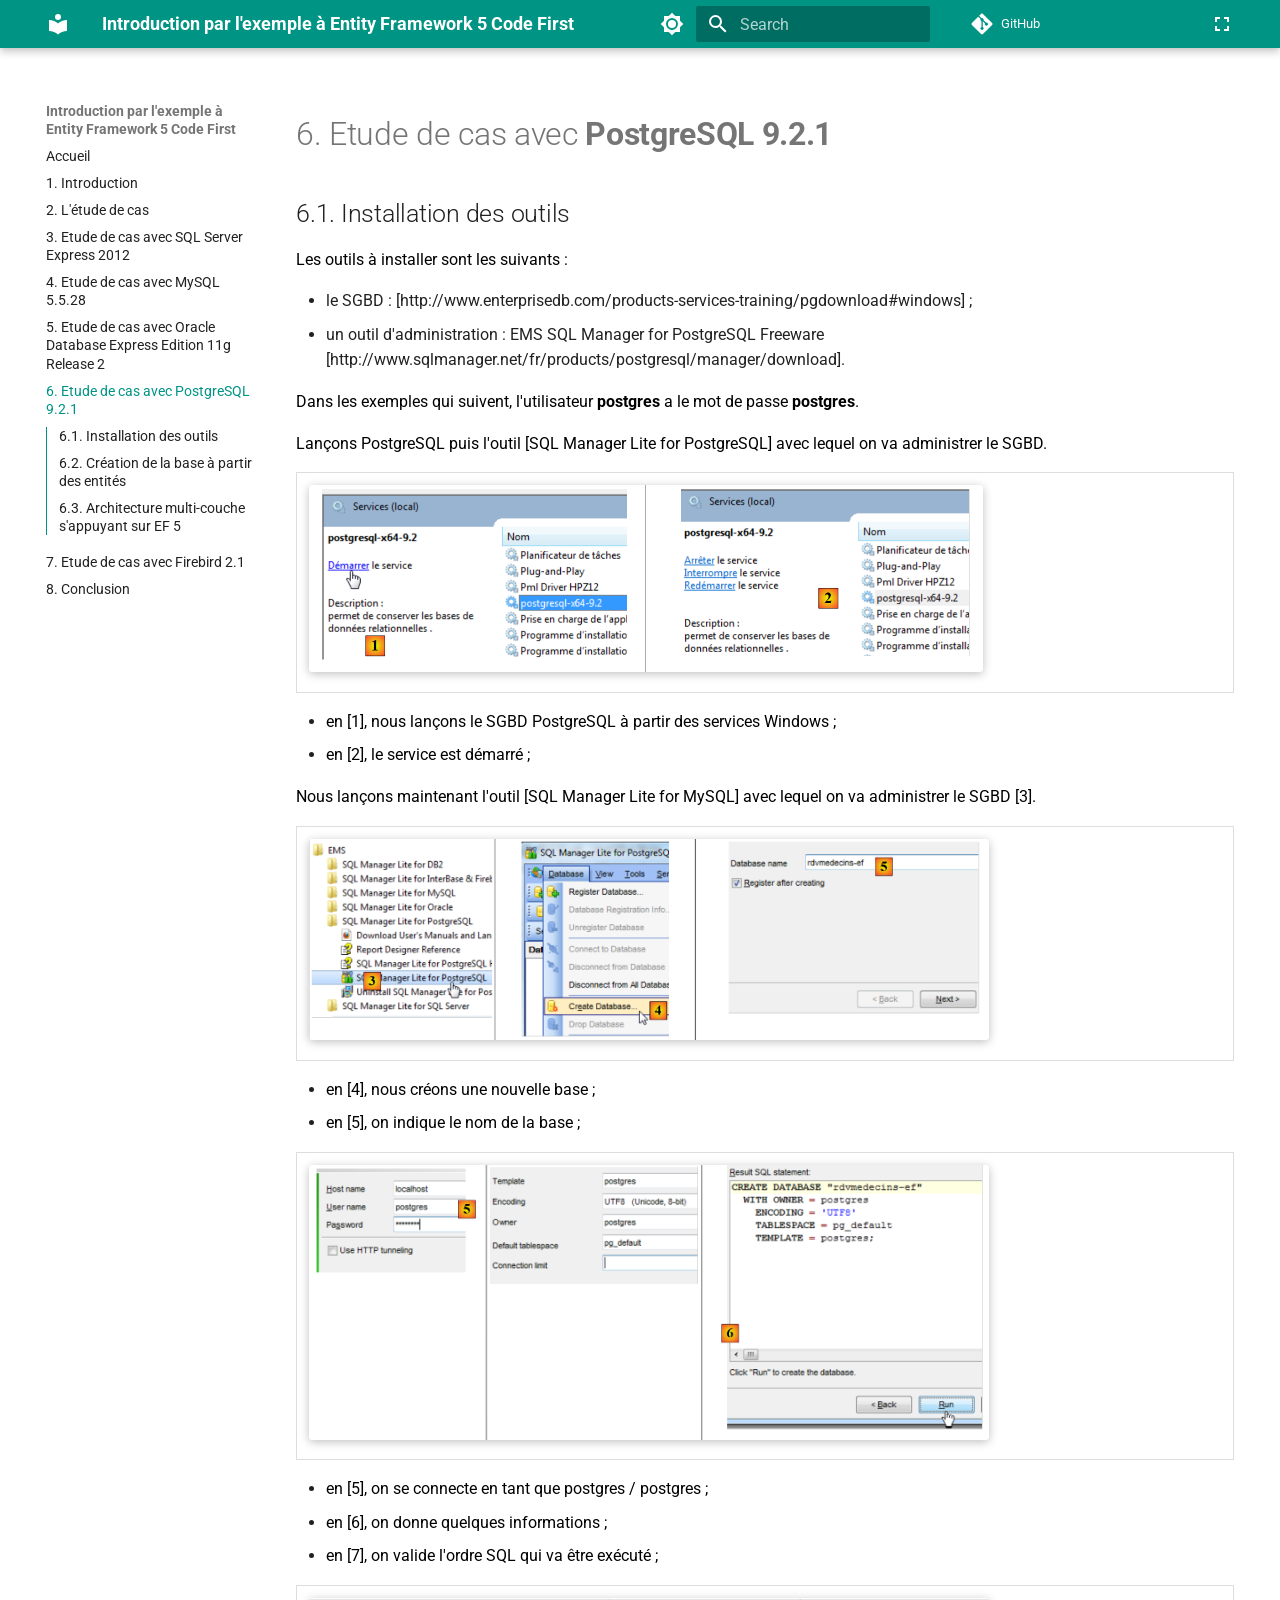
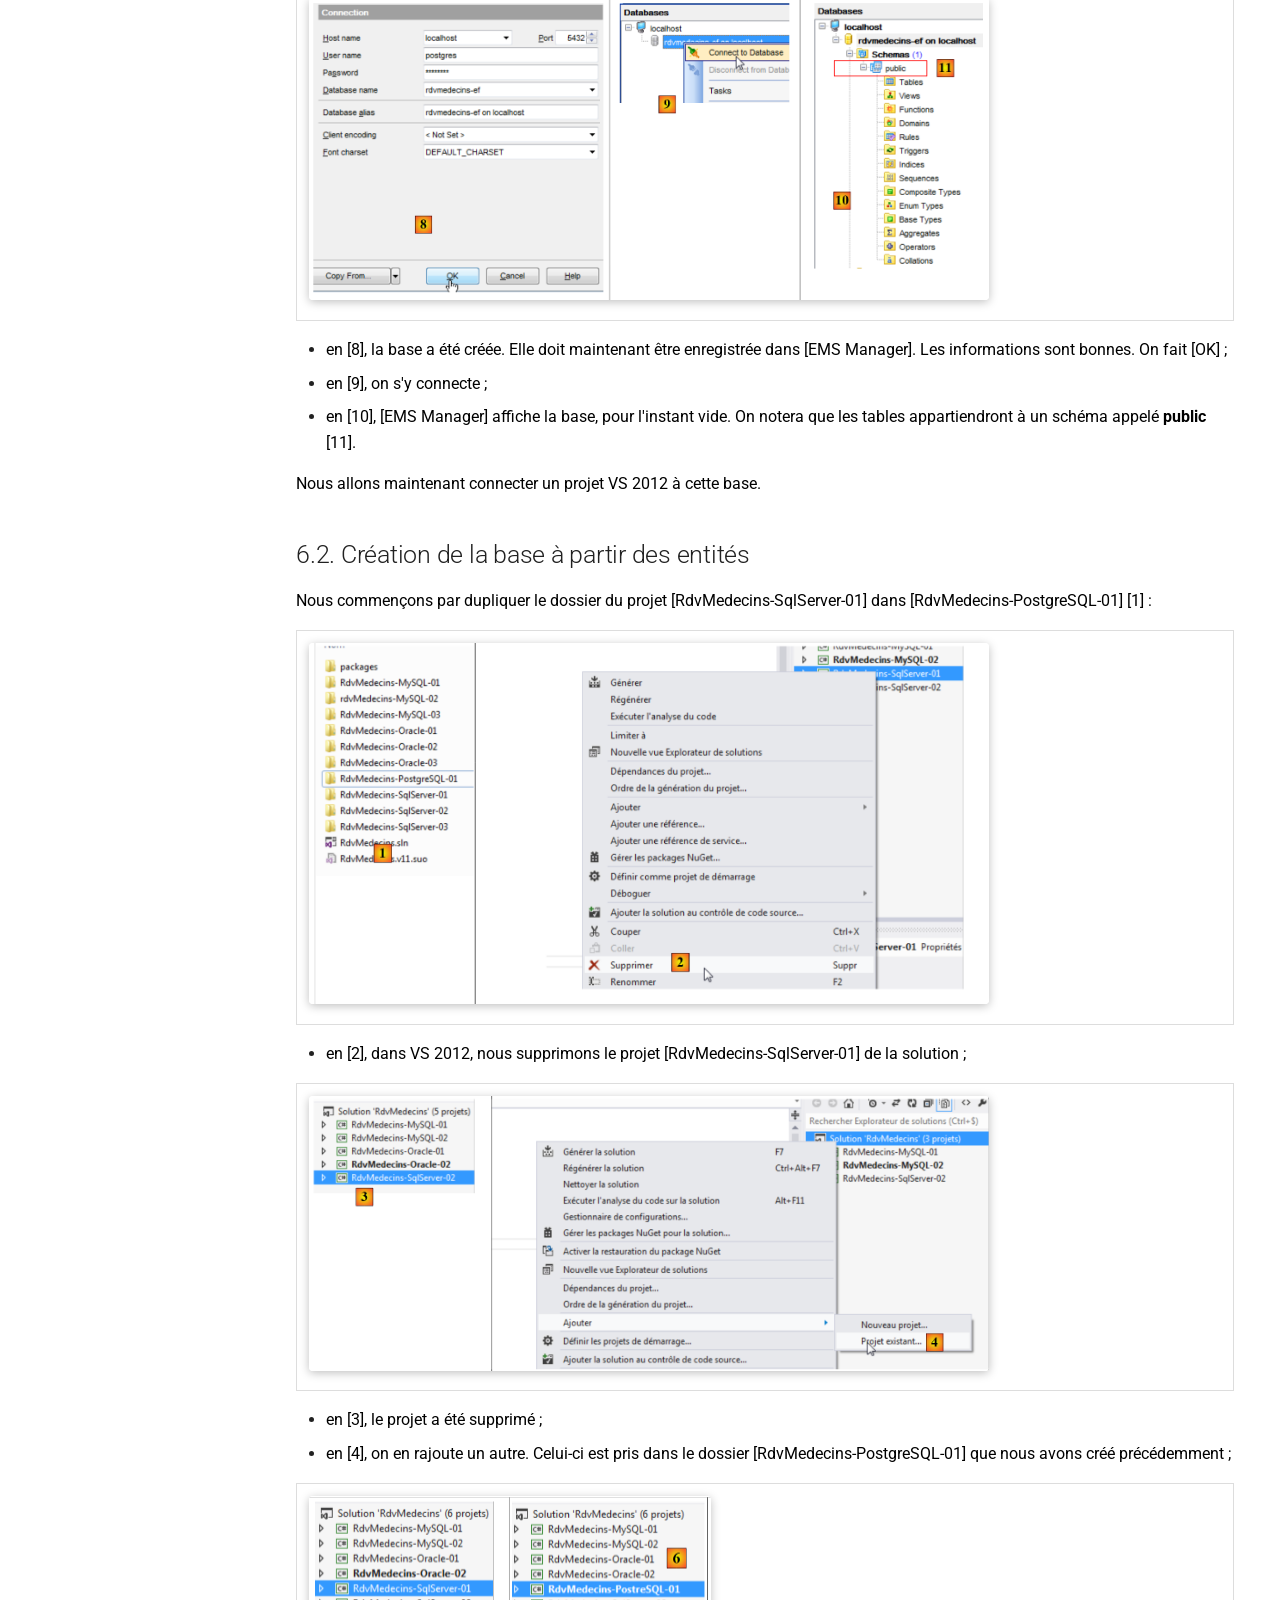
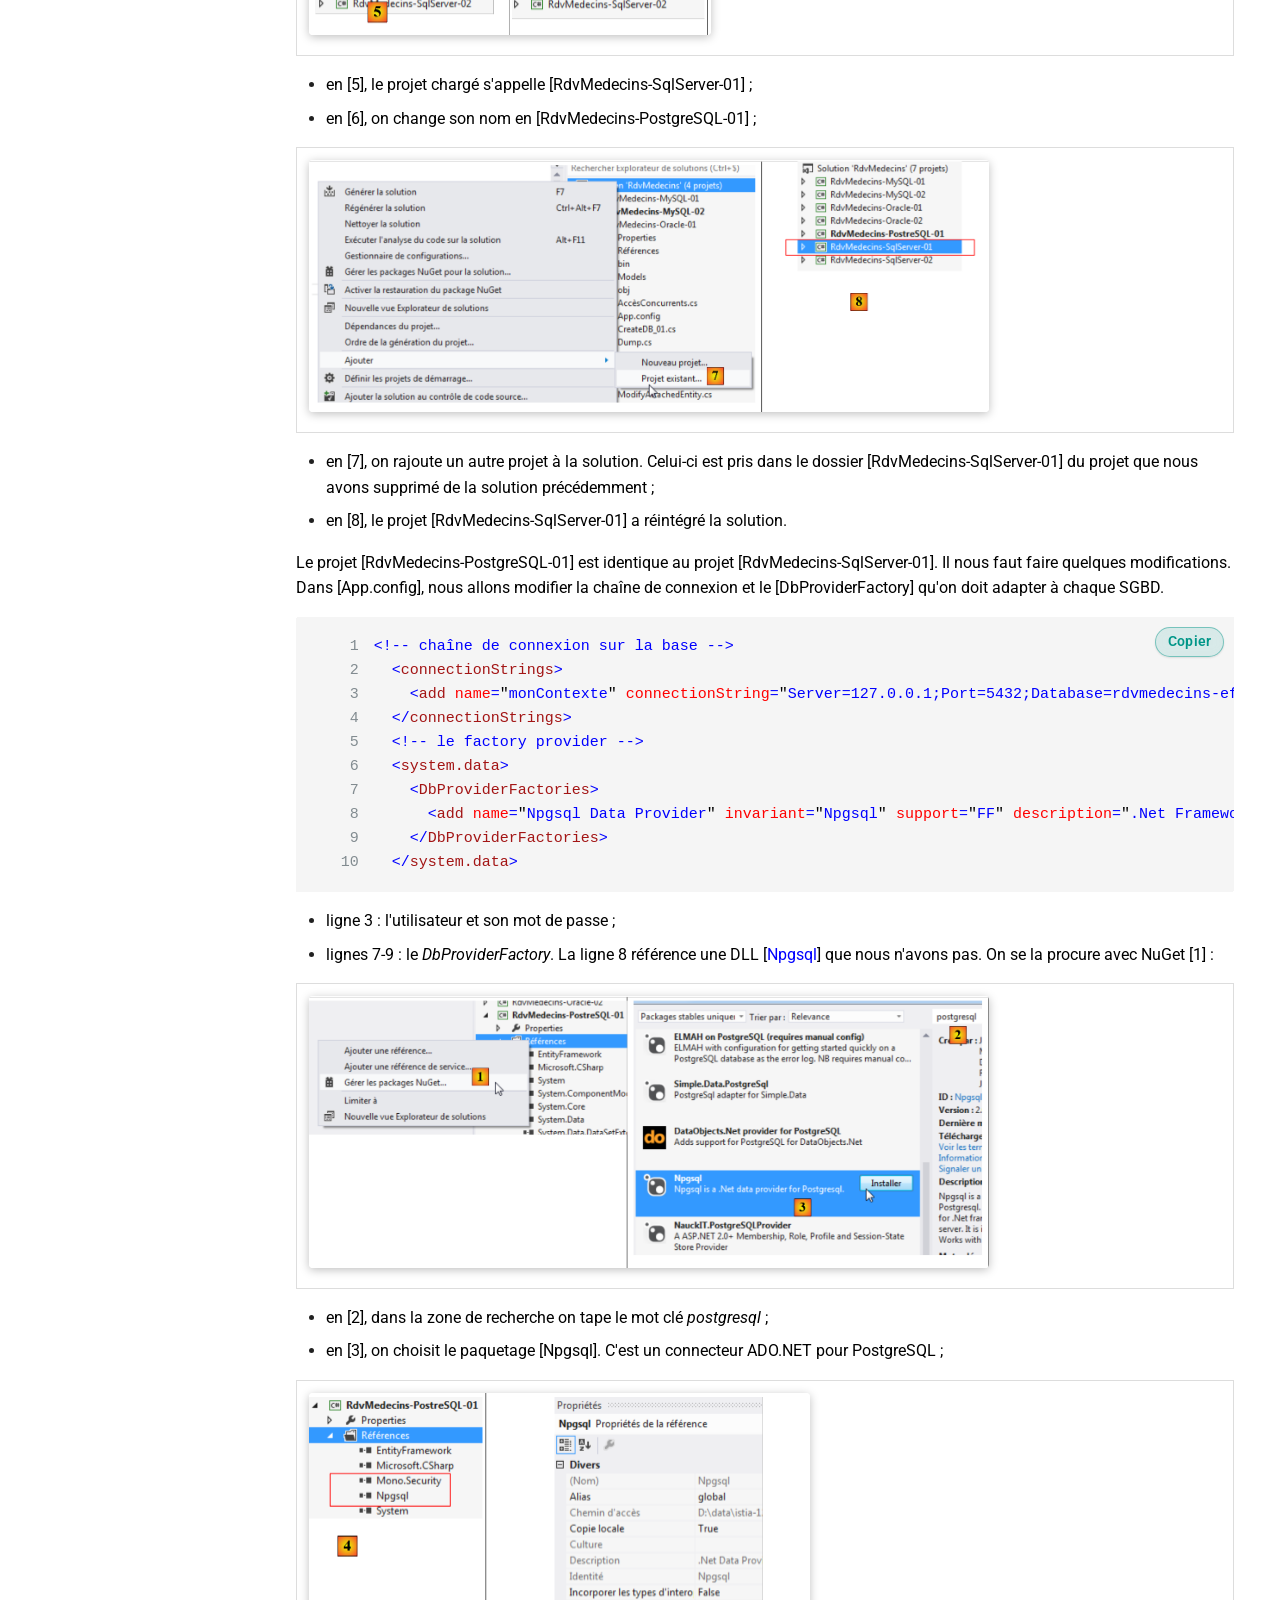
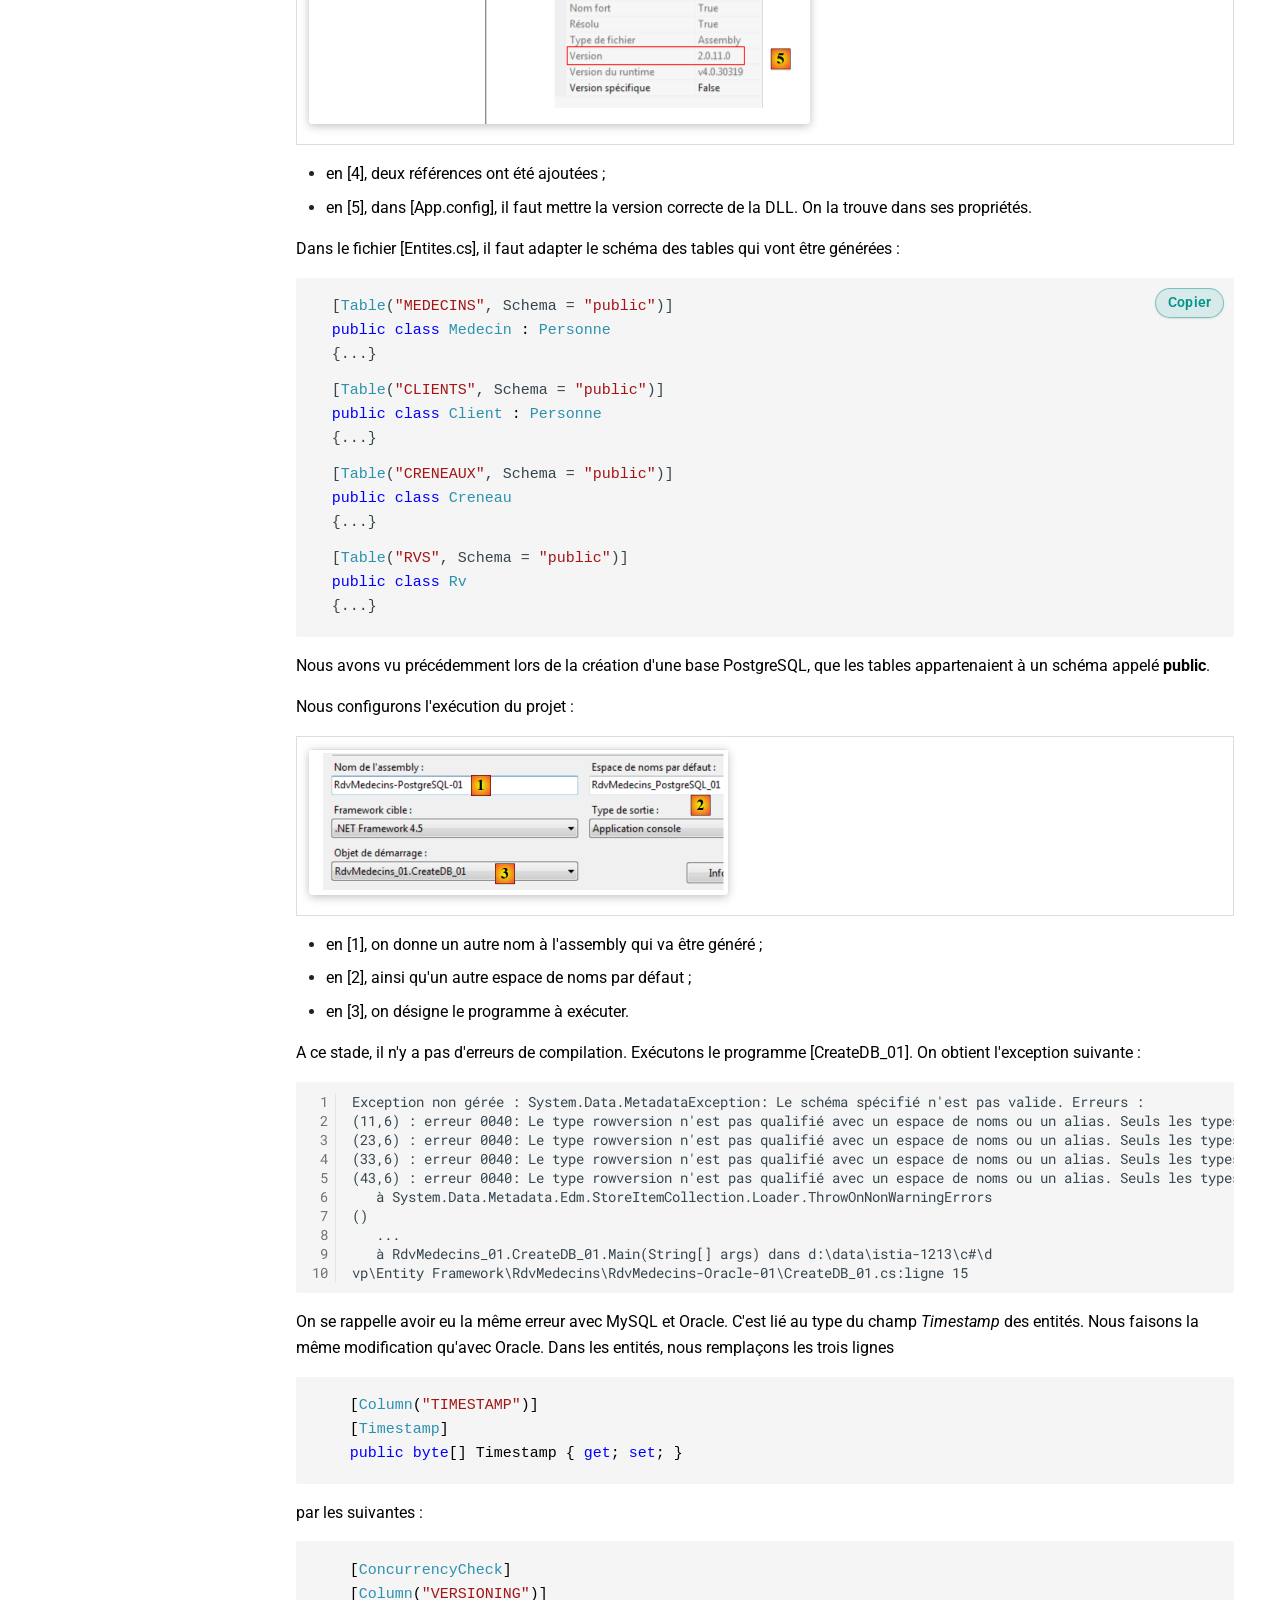
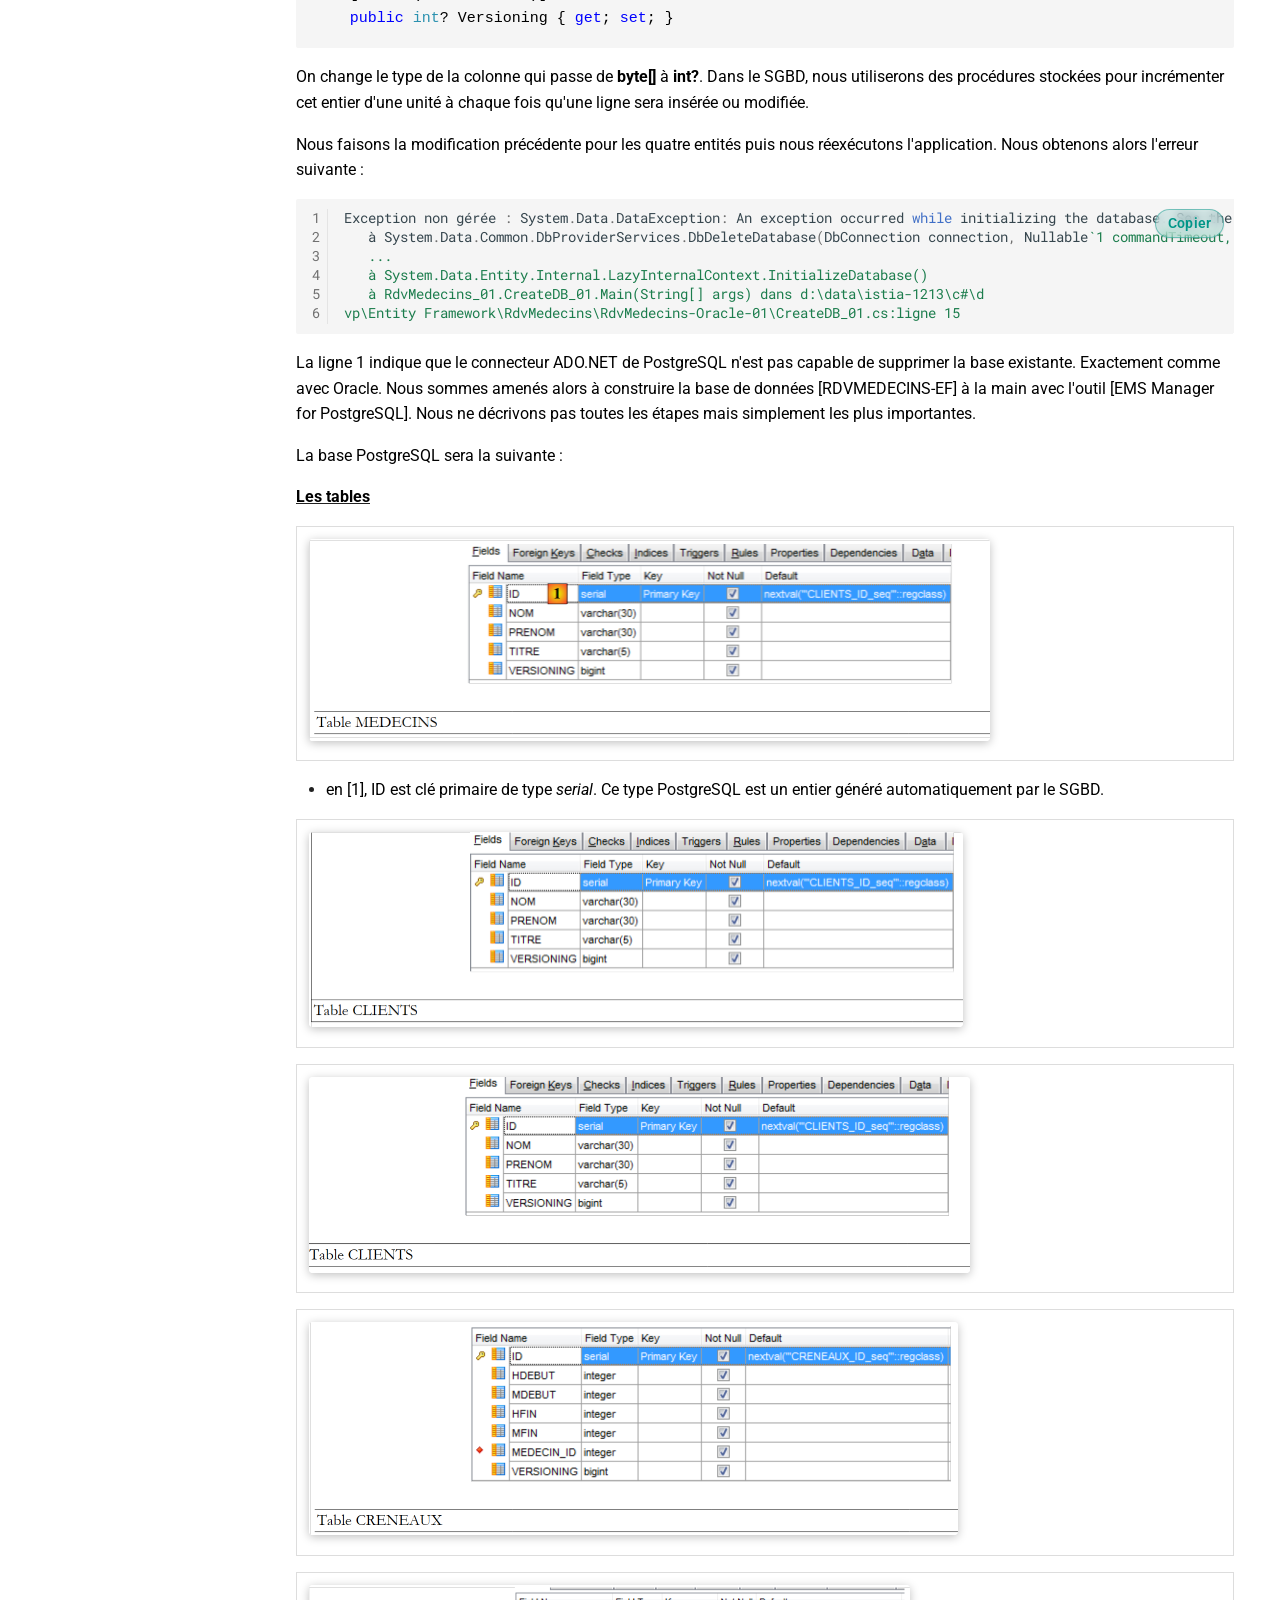
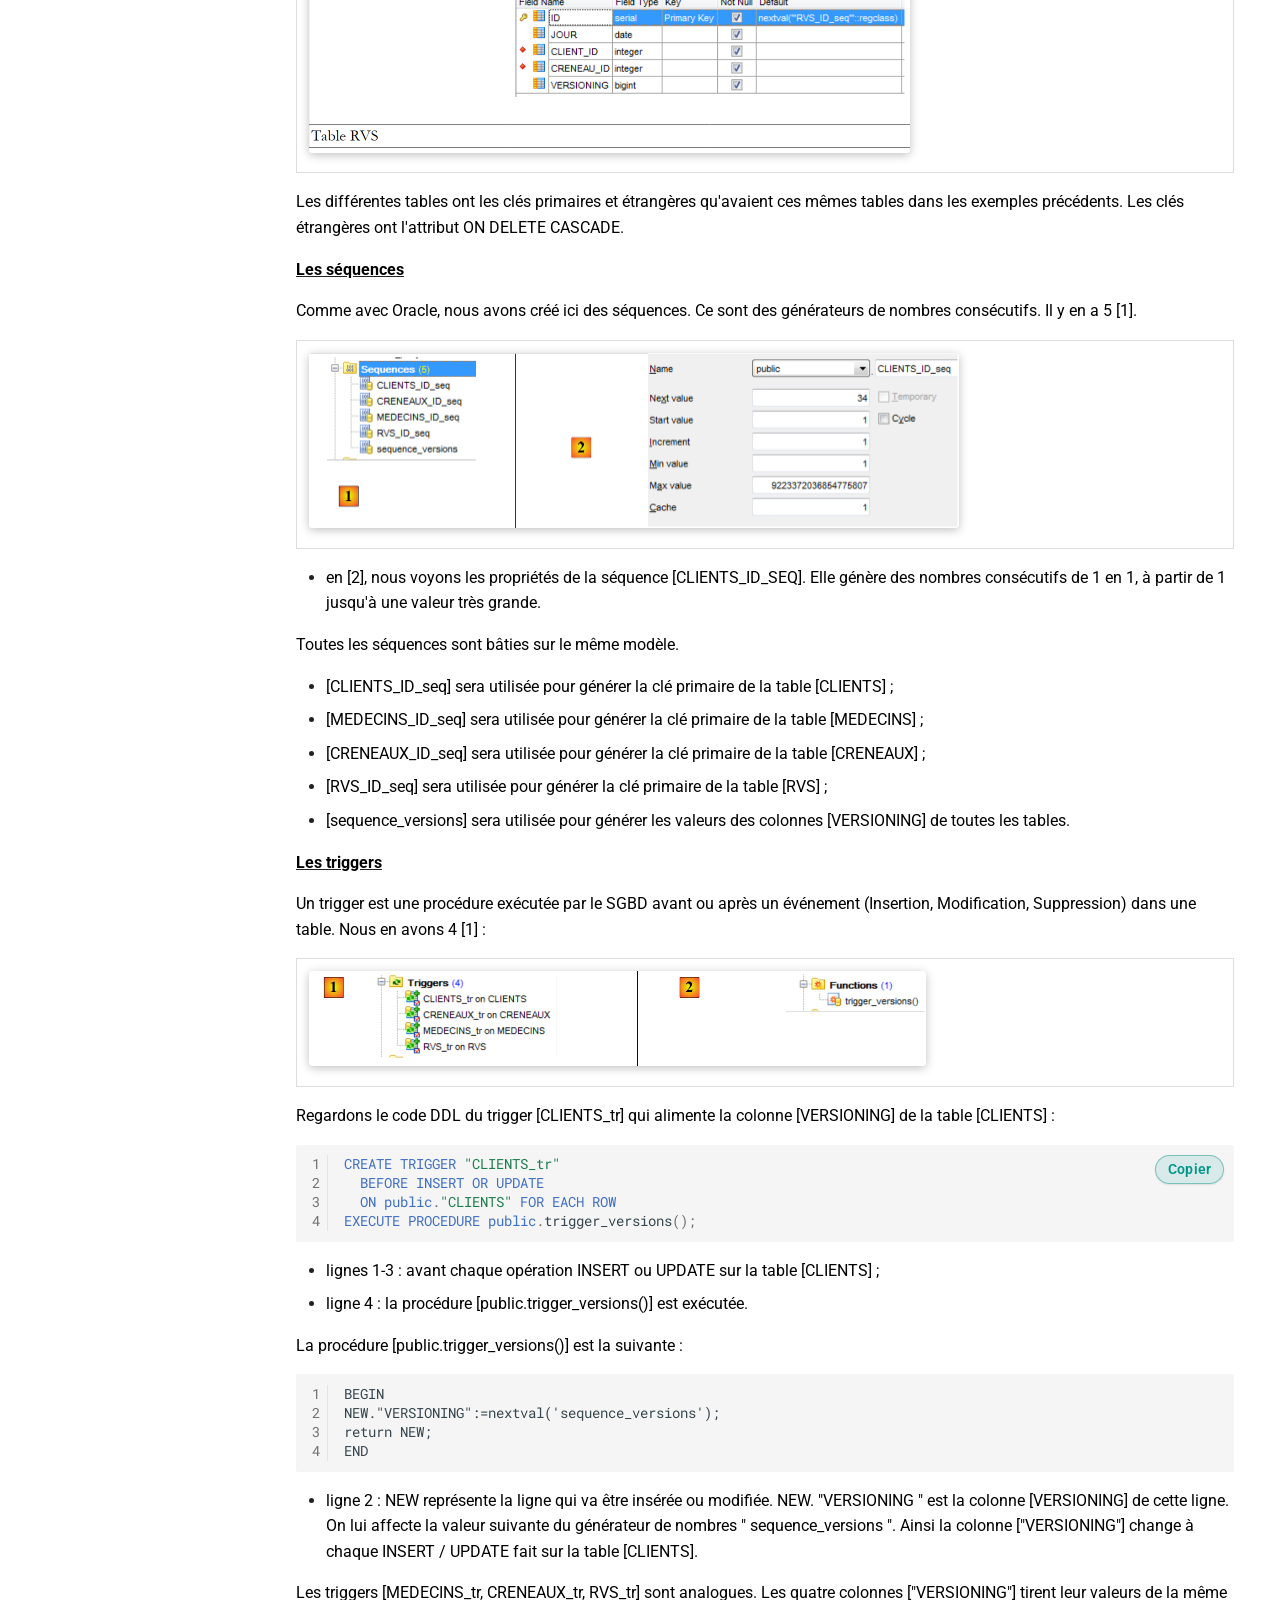
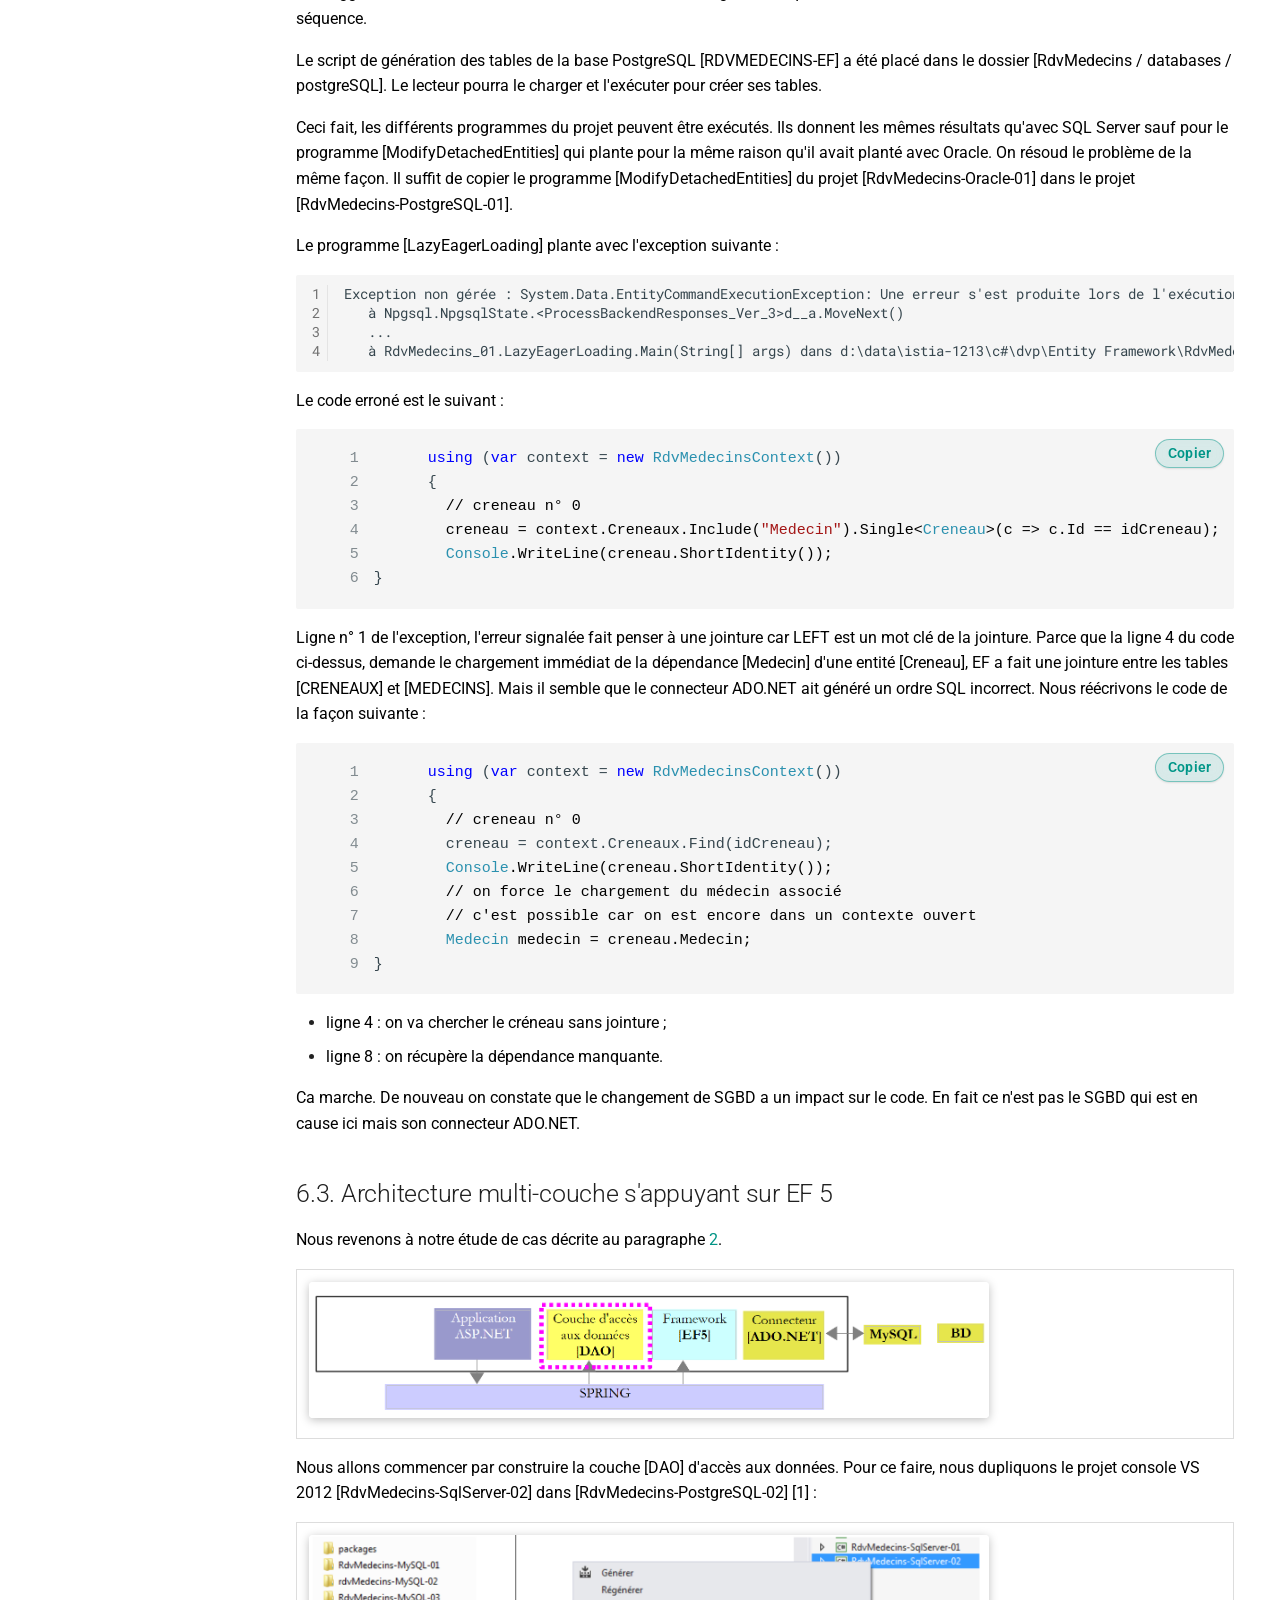
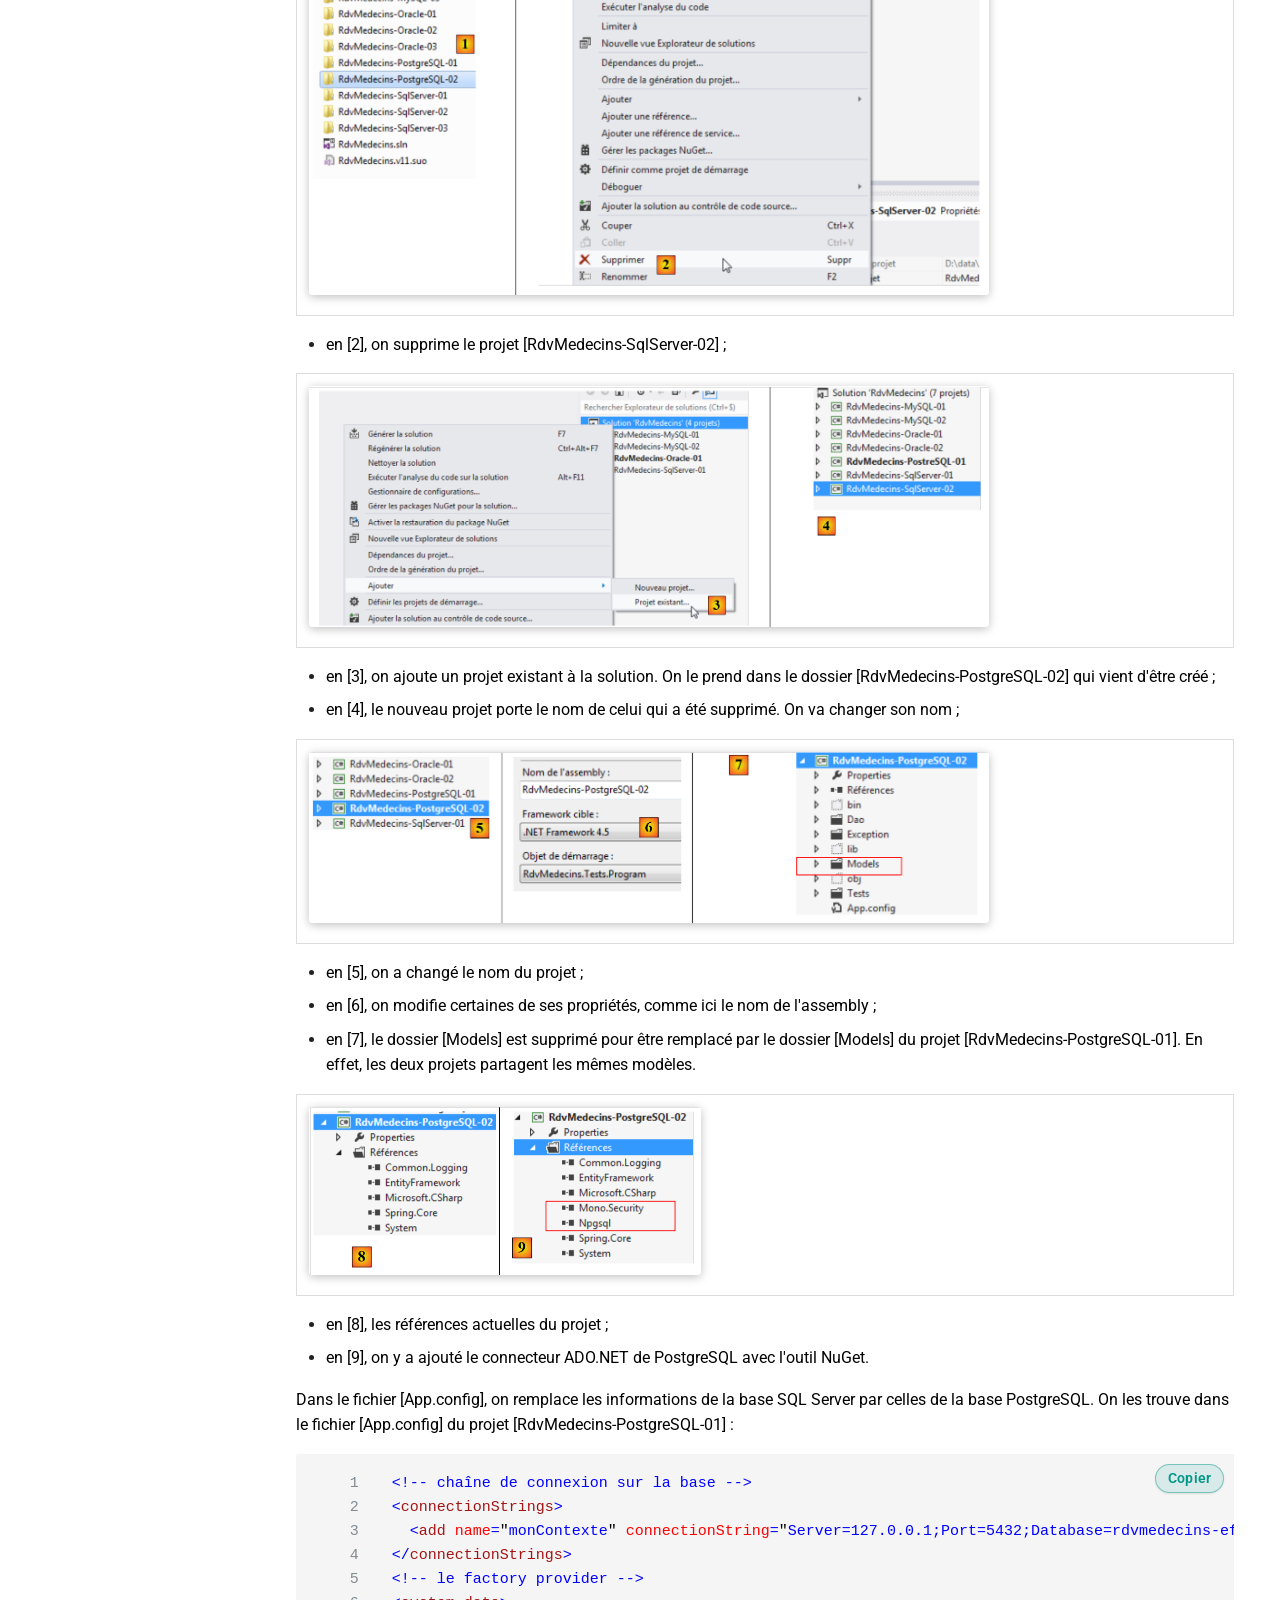
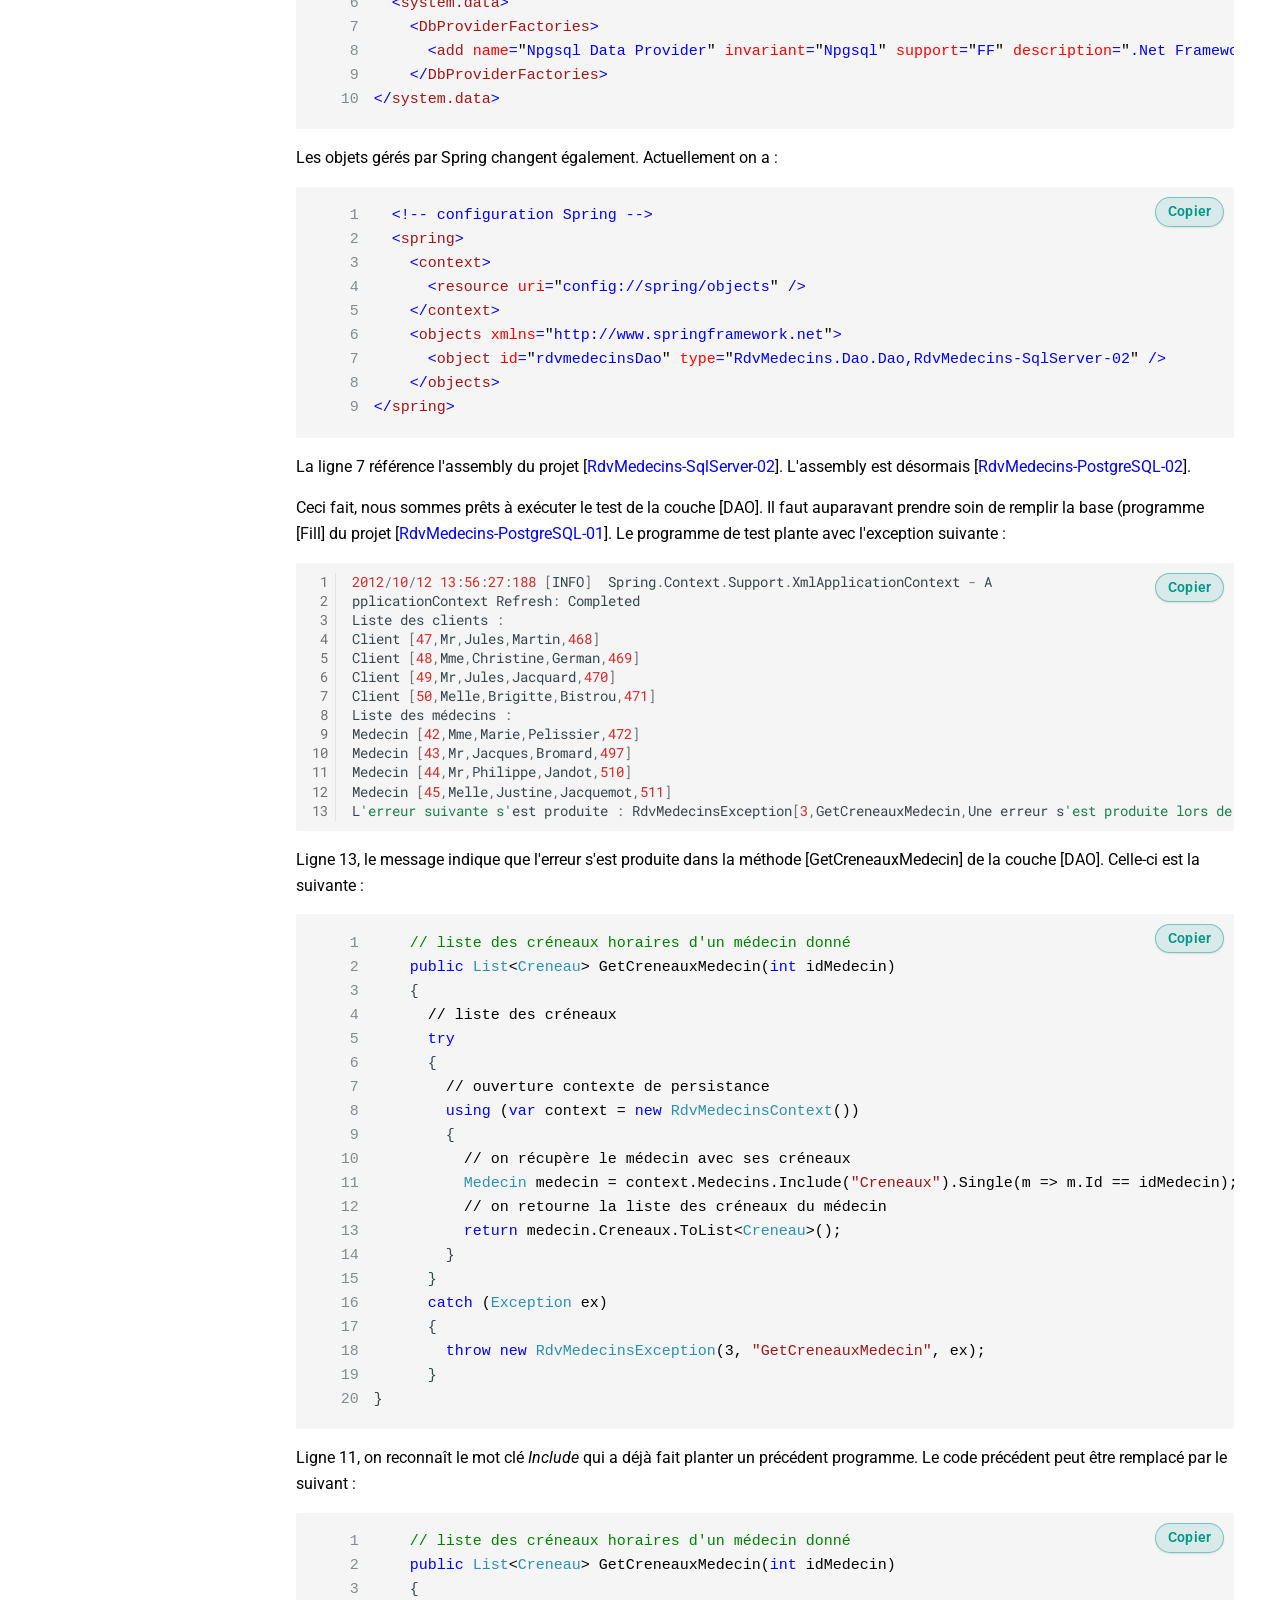
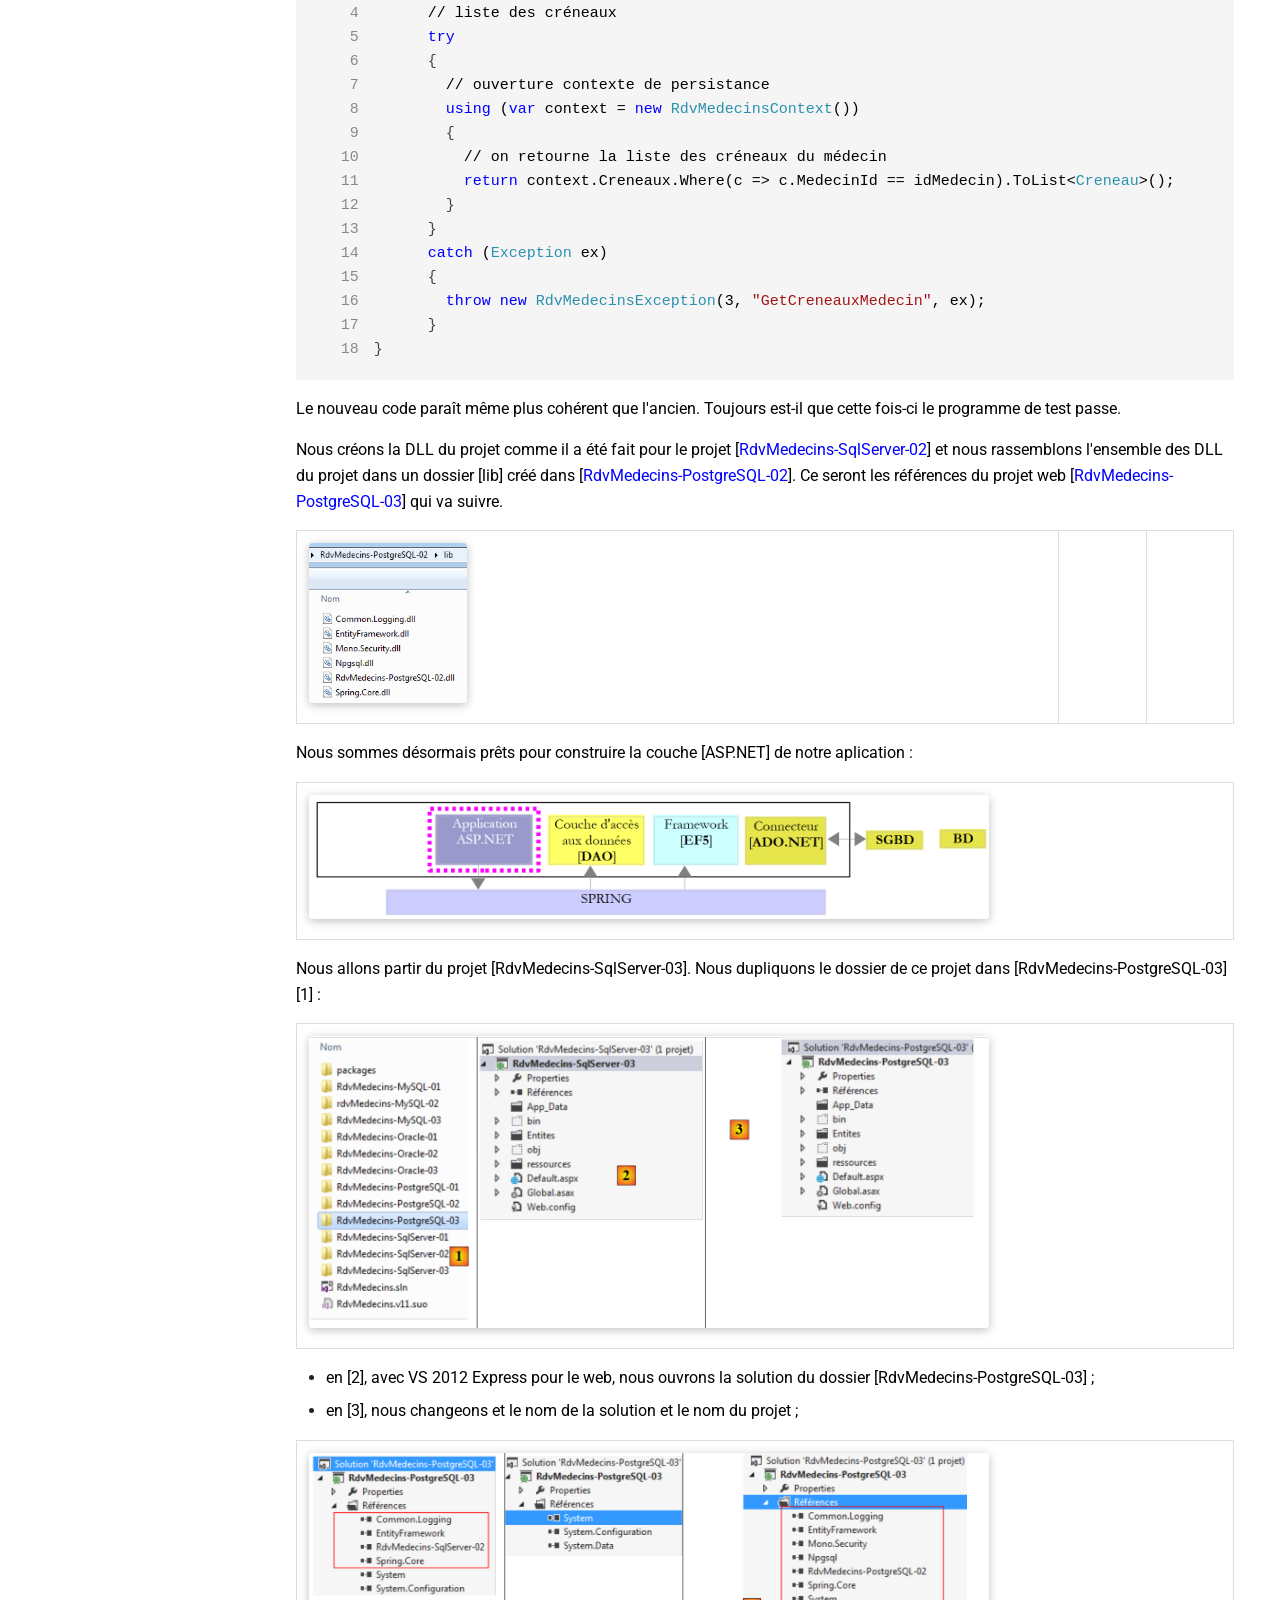
<file: etude-de-cas-avec--postgresql-921.html>
<!doctype html>
<html lang="en" class="no-js">
  <head>
    
      <meta charset="utf-8">
      <meta name="viewport" content="width=device-width,initial-scale=1">
      
        <meta name="description" content="Introduction par l'exemple à Entity Framework 5 Code First">
      
      
        <meta name="author" content="Serge Tahé">
      
      
        <link rel="canonical" href="https://stahe.github.io/ef5cf-oct-2012/etude-de-cas-avec--postgresql-921.html">
      
      
        <link rel="prev" href="etude-de-cas-avec--oracle-database-express-edition-11g-release-2.html">
      
      
        <link rel="next" href="etude-de-cas-avec--firebird-21.html">
      
      
        
      
      
      <link rel="icon" href="assets/images/favicon.png">
      <meta name="generator" content="mkdocs-1.6.1, mkdocs-material-9.7.0">
    
    
      
        <title>6. Etude de cas avec PostgreSQL 9.2.1 - Introduction par l'exemple à Entity Framework 5 Code First</title>
      
    
    
      <link rel="stylesheet" href="assets/stylesheets/main.618322db.min.css">
      
        
        <link rel="stylesheet" href="assets/stylesheets/palette.ab4e12ef.min.css">
      
      


    
    
      
    
    
      
        
        
        <link rel="preconnect" href="https://fonts.gstatic.com" crossorigin>
        <link rel="stylesheet" href="https://fonts.googleapis.com/css?family=Roboto:300,300i,400,400i,700,700i%7CRoboto+Mono:400,400i,700,700i&display=fallback">
        <style>:root{--md-text-font:"Roboto";--md-code-font:"Roboto Mono"}</style>
      
    
    
      <link rel="stylesheet" href="stylesheets/focus.css">
    
    <script>__md_scope=new URL(".",location),__md_hash=e=>[...e].reduce(((e,_)=>(e<<5)-e+_.charCodeAt(0)),0),__md_get=(e,_=localStorage,t=__md_scope)=>JSON.parse(_.getItem(t.pathname+"."+e)),__md_set=(e,_,t=localStorage,a=__md_scope)=>{try{t.setItem(a.pathname+"."+e,JSON.stringify(_))}catch(e){}}</script>
    
      
  <script async src="https://www.googletagmanager.com/gtag/js?id=G-EBZC3JVJNR"></script>
  <script>
    window.dataLayer = window.dataLayer || [];
    function gtag(){dataLayer.push(arguments);}
    gtag('js', new Date());
    var siteName = "Introduction par l'exemple à Entity Framework 5 Code First";
    gtag('config', 'G-EBZC3JVJNR', {
        'page_title': siteName
    });
  </script>

    
    
  </head>
  
  
    
    
      
    
    
    
    
    <body dir="ltr" data-md-color-scheme="default" data-md-color-primary="teal" data-md-color-accent="purple">
  
    
    <input class="md-toggle" data-md-toggle="drawer" type="checkbox" id="__drawer" autocomplete="off">
    <input class="md-toggle" data-md-toggle="search" type="checkbox" id="__search" autocomplete="off">
    <label class="md-overlay" for="__drawer"></label>
    <div data-md-component="skip">
      
        
        <a href="#6-etude-de-cas-avec-postgresql-921" class="md-skip">
          Skip to content
        </a>
      
    </div>
    <div data-md-component="announce">
      
    </div>
    
    
      

  

<header class="md-header md-header--shadow" data-md-component="header">
  <nav class="md-header__inner md-grid" aria-label="Header">
    <a href="index.html" title="Introduction par l&#39;exemple à Entity Framework 5 Code First" class="md-header__button md-logo" aria-label="Introduction par l'exemple à Entity Framework 5 Code First" data-md-component="logo">
      
  
  <svg xmlns="http://www.w3.org/2000/svg" viewBox="0 0 24 24"><path d="M12 8a3 3 0 0 0 3-3 3 3 0 0 0-3-3 3 3 0 0 0-3 3 3 3 0 0 0 3 3m0 3.54C9.64 9.35 6.5 8 3 8v11c3.5 0 6.64 1.35 9 3.54 2.36-2.19 5.5-3.54 9-3.54V8c-3.5 0-6.64 1.35-9 3.54"/></svg>

    </a>
    <label class="md-header__button md-icon" for="__drawer">
      
      <svg xmlns="http://www.w3.org/2000/svg" viewBox="0 0 24 24"><path d="M3 6h18v2H3zm0 5h18v2H3zm0 5h18v2H3z"/></svg>
    </label>
    <div class="md-header__title" data-md-component="header-title">
      <div class="md-header__ellipsis">
        <div class="md-header__topic">
          <span class="md-ellipsis">
            Introduction par l'exemple à Entity Framework 5 Code First
          </span>
        </div>
        <div class="md-header__topic" data-md-component="header-topic">
          <span class="md-ellipsis">
            
              6. Etude de cas avec  PostgreSQL 9.2.1
            
          </span>
        </div>
      </div>
    </div>
    
      
        <form class="md-header__option" data-md-component="palette">
  
    
    
    
    <input class="md-option" data-md-color-media="(prefers-color-scheme: light)" data-md-color-scheme="default" data-md-color-primary="teal" data-md-color-accent="purple"  aria-label="Passer en mode sombre"  type="radio" name="__palette" id="__palette_0">
    
      <label class="md-header__button md-icon" title="Passer en mode sombre" for="__palette_1" hidden>
        <svg xmlns="http://www.w3.org/2000/svg" viewBox="0 0 24 24"><path d="M12 8a4 4 0 0 0-4 4 4 4 0 0 0 4 4 4 4 0 0 0 4-4 4 4 0 0 0-4-4m0 10a6 6 0 0 1-6-6 6 6 0 0 1 6-6 6 6 0 0 1 6 6 6 6 0 0 1-6 6m8-9.31V4h-4.69L12 .69 8.69 4H4v4.69L.69 12 4 15.31V20h4.69L12 23.31 15.31 20H20v-4.69L23.31 12z"/></svg>
      </label>
    
  
    
    
    
    <input class="md-option" data-md-color-media="(prefers-color-scheme: dark)" data-md-color-scheme="slate" data-md-color-primary="teal" data-md-color-accent="purple"  aria-label="Passer en mode clair"  type="radio" name="__palette" id="__palette_1">
    
      <label class="md-header__button md-icon" title="Passer en mode clair" for="__palette_0" hidden>
        <svg xmlns="http://www.w3.org/2000/svg" viewBox="0 0 24 24"><path d="M12 18c-.89 0-1.74-.2-2.5-.55C11.56 16.5 13 14.42 13 12s-1.44-4.5-3.5-5.45C10.26 6.2 11.11 6 12 6a6 6 0 0 1 6 6 6 6 0 0 1-6 6m8-9.31V4h-4.69L12 .69 8.69 4H4v4.69L.69 12 4 15.31V20h4.69L12 23.31 15.31 20H20v-4.69L23.31 12z"/></svg>
      </label>
    
  
</form>
      
    
    
      <script>var palette=__md_get("__palette");if(palette&&palette.color){if("(prefers-color-scheme)"===palette.color.media){var media=matchMedia("(prefers-color-scheme: light)"),input=document.querySelector(media.matches?"[data-md-color-media='(prefers-color-scheme: light)']":"[data-md-color-media='(prefers-color-scheme: dark)']");palette.color.media=input.getAttribute("data-md-color-media"),palette.color.scheme=input.getAttribute("data-md-color-scheme"),palette.color.primary=input.getAttribute("data-md-color-primary"),palette.color.accent=input.getAttribute("data-md-color-accent")}for(var[key,value]of Object.entries(palette.color))document.body.setAttribute("data-md-color-"+key,value)}</script>
    
    
    
      
      
        <label class="md-header__button md-icon" for="__search">
          
          <svg xmlns="http://www.w3.org/2000/svg" viewBox="0 0 24 24"><path d="M9.5 3A6.5 6.5 0 0 1 16 9.5c0 1.61-.59 3.09-1.56 4.23l.27.27h.79l5 5-1.5 1.5-5-5v-.79l-.27-.27A6.52 6.52 0 0 1 9.5 16 6.5 6.5 0 0 1 3 9.5 6.5 6.5 0 0 1 9.5 3m0 2C7 5 5 7 5 9.5S7 14 9.5 14 14 12 14 9.5 12 5 9.5 5"/></svg>
        </label>
        <div class="md-search" data-md-component="search" role="dialog">
  <label class="md-search__overlay" for="__search"></label>
  <div class="md-search__inner" role="search">
    <form class="md-search__form" name="search">
      <input type="text" class="md-search__input" name="query" aria-label="Search" placeholder="Search" autocapitalize="off" autocorrect="off" autocomplete="off" spellcheck="false" data-md-component="search-query" required>
      <label class="md-search__icon md-icon" for="__search">
        
        <svg xmlns="http://www.w3.org/2000/svg" viewBox="0 0 24 24"><path d="M9.5 3A6.5 6.5 0 0 1 16 9.5c0 1.61-.59 3.09-1.56 4.23l.27.27h.79l5 5-1.5 1.5-5-5v-.79l-.27-.27A6.52 6.52 0 0 1 9.5 16 6.5 6.5 0 0 1 3 9.5 6.5 6.5 0 0 1 9.5 3m0 2C7 5 5 7 5 9.5S7 14 9.5 14 14 12 14 9.5 12 5 9.5 5"/></svg>
        
        <svg xmlns="http://www.w3.org/2000/svg" viewBox="0 0 24 24"><path d="M20 11v2H8l5.5 5.5-1.42 1.42L4.16 12l7.92-7.92L13.5 5.5 8 11z"/></svg>
      </label>
      <nav class="md-search__options" aria-label="Search">
        
        <button type="reset" class="md-search__icon md-icon" title="Clear" aria-label="Clear" tabindex="-1">
          
          <svg xmlns="http://www.w3.org/2000/svg" viewBox="0 0 24 24"><path d="M19 6.41 17.59 5 12 10.59 6.41 5 5 6.41 10.59 12 5 17.59 6.41 19 12 13.41 17.59 19 19 17.59 13.41 12z"/></svg>
        </button>
      </nav>
      
    </form>
    <div class="md-search__output">
      <div class="md-search__scrollwrap" tabindex="0" data-md-scrollfix>
        <div class="md-search-result" data-md-component="search-result">
          <div class="md-search-result__meta">
            Initializing search
          </div>
          <ol class="md-search-result__list" role="presentation"></ol>
        </div>
      </div>
    </div>
  </div>
</div>
      
    
    
      <div class="md-header__source">
        <a href="https://stahe.github.io/ef5cf-oct-2012" title="Go to repository" class="md-source" data-md-component="source">
  <div class="md-source__icon md-icon">
    
    <svg xmlns="http://www.w3.org/2000/svg" viewBox="0 0 448 512"><!--! Font Awesome Free 7.1.0 by @fontawesome - https://fontawesome.com License - https://fontawesome.com/license/free (Icons: CC BY 4.0, Fonts: SIL OFL 1.1, Code: MIT License) Copyright 2025 Fonticons, Inc.--><path d="M439.6 236.1 244 40.5c-5.4-5.5-12.8-8.5-20.4-8.5s-15 3-20.4 8.4L162.5 81l51.5 51.5c27.1-9.1 52.7 16.8 43.4 43.7l49.7 49.7c34.2-11.8 61.2 31 35.5 56.7-26.5 26.5-70.2-2.9-56-37.3L240.3 199v121.9c25.3 12.5 22.3 41.8 9.1 55-6.4 6.4-15.2 10.1-24.3 10.1s-17.8-3.6-24.3-10.1c-17.6-17.6-11.1-46.9 11.2-56v-123c-20.8-8.5-24.6-30.7-18.6-45L142.6 101 8.5 235.1C3 240.6 0 247.9 0 255.5s3 15 8.5 20.4l195.6 195.7c5.4 5.4 12.7 8.4 20.4 8.4s15-3 20.4-8.4l194.7-194.7c5.4-5.4 8.4-12.8 8.4-20.4s-3-15-8.4-20.4"/></svg>
  </div>
  <div class="md-source__repository">
    GitHub
  </div>
</a>
      </div>
    
  </nav>
  
</header>
    
    <div class="md-container" data-md-component="container">
      
      
        
          
        
      
      <main class="md-main" data-md-component="main">
        <div class="md-main__inner md-grid">
          
            
              
              <div class="md-sidebar md-sidebar--primary" data-md-component="sidebar" data-md-type="navigation" >
                <div class="md-sidebar__scrollwrap">
                  <div class="md-sidebar__inner">
                    



  

<nav class="md-nav md-nav--primary md-nav--integrated" aria-label="Navigation" data-md-level="0">
  <label class="md-nav__title" for="__drawer">
    <a href="index.html" title="Introduction par l&#39;exemple à Entity Framework 5 Code First" class="md-nav__button md-logo" aria-label="Introduction par l'exemple à Entity Framework 5 Code First" data-md-component="logo">
      
  
  <svg xmlns="http://www.w3.org/2000/svg" viewBox="0 0 24 24"><path d="M12 8a3 3 0 0 0 3-3 3 3 0 0 0-3-3 3 3 0 0 0-3 3 3 3 0 0 0 3 3m0 3.54C9.64 9.35 6.5 8 3 8v11c3.5 0 6.64 1.35 9 3.54 2.36-2.19 5.5-3.54 9-3.54V8c-3.5 0-6.64 1.35-9 3.54"/></svg>

    </a>
    Introduction par l'exemple à Entity Framework 5 Code First
  </label>
  
    <div class="md-nav__source">
      <a href="https://stahe.github.io/ef5cf-oct-2012" title="Go to repository" class="md-source" data-md-component="source">
  <div class="md-source__icon md-icon">
    
    <svg xmlns="http://www.w3.org/2000/svg" viewBox="0 0 448 512"><!--! Font Awesome Free 7.1.0 by @fontawesome - https://fontawesome.com License - https://fontawesome.com/license/free (Icons: CC BY 4.0, Fonts: SIL OFL 1.1, Code: MIT License) Copyright 2025 Fonticons, Inc.--><path d="M439.6 236.1 244 40.5c-5.4-5.5-12.8-8.5-20.4-8.5s-15 3-20.4 8.4L162.5 81l51.5 51.5c27.1-9.1 52.7 16.8 43.4 43.7l49.7 49.7c34.2-11.8 61.2 31 35.5 56.7-26.5 26.5-70.2-2.9-56-37.3L240.3 199v121.9c25.3 12.5 22.3 41.8 9.1 55-6.4 6.4-15.2 10.1-24.3 10.1s-17.8-3.6-24.3-10.1c-17.6-17.6-11.1-46.9 11.2-56v-123c-20.8-8.5-24.6-30.7-18.6-45L142.6 101 8.5 235.1C3 240.6 0 247.9 0 255.5s3 15 8.5 20.4l195.6 195.7c5.4 5.4 12.7 8.4 20.4 8.4s15-3 20.4-8.4l194.7-194.7c5.4-5.4 8.4-12.8 8.4-20.4s-3-15-8.4-20.4"/></svg>
  </div>
  <div class="md-source__repository">
    GitHub
  </div>
</a>
    </div>
  
  <ul class="md-nav__list" data-md-scrollfix>
    
      
      
  
  
  
  
    <li class="md-nav__item">
      <a href="index.html" class="md-nav__link">
        
  
  
  <span class="md-ellipsis">
    
  
    Accueil
  

    
  </span>
  
  

      </a>
    </li>
  

    
      
      
  
  
  
  
    <li class="md-nav__item">
      <a href="introduction.html" class="md-nav__link">
        
  
  
  <span class="md-ellipsis">
    
  
    1. Introduction
  

    
  </span>
  
  

      </a>
    </li>
  

    
      
      
  
  
  
  
    <li class="md-nav__item">
      <a href="letude-de-cas.html" class="md-nav__link">
        
  
  
  <span class="md-ellipsis">
    
  
    2. L'étude de cas
  

    
  </span>
  
  

      </a>
    </li>
  

    
      
      
  
  
  
  
    <li class="md-nav__item">
      <a href="etude-de-cas-avec-sql-server-express-2012.html" class="md-nav__link">
        
  
  
  <span class="md-ellipsis">
    
  
    3. Etude de cas avec SQL Server Express 2012
  

    
  </span>
  
  

      </a>
    </li>
  

    
      
      
  
  
  
  
    <li class="md-nav__item">
      <a href="etude-de-cas-avec-mysql-5528.html" class="md-nav__link">
        
  
  
  <span class="md-ellipsis">
    
  
    4. Etude de cas avec MySQL 5.5.28
  

    
  </span>
  
  

      </a>
    </li>
  

    
      
      
  
  
  
  
    <li class="md-nav__item">
      <a href="etude-de-cas-avec--oracle-database-express-edition-11g-release-2.html" class="md-nav__link">
        
  
  
  <span class="md-ellipsis">
    
  
    5. Etude de cas avec  Oracle Database Express Edition 11g Release 2
  

    
  </span>
  
  

      </a>
    </li>
  

    
      
      
  
  
    
  
  
  
    <li class="md-nav__item md-nav__item--active">
      
      <input class="md-nav__toggle md-toggle" type="checkbox" id="__toc">
      
      
        
      
      
        <label class="md-nav__link md-nav__link--active" for="__toc">
          
  
  
  <span class="md-ellipsis">
    
  
    6. Etude de cas avec  PostgreSQL 9.2.1
  

    
  </span>
  
  

          <span class="md-nav__icon md-icon"></span>
        </label>
      
      <a href="etude-de-cas-avec--postgresql-921.html" class="md-nav__link md-nav__link--active">
        
  
  
  <span class="md-ellipsis">
    
  
    6. Etude de cas avec  PostgreSQL 9.2.1
  

    
  </span>
  
  

      </a>
      
        

<nav class="md-nav md-nav--secondary" aria-label="Table of contents">
  
  
  
    
  
  
    <label class="md-nav__title" for="__toc">
      <span class="md-nav__icon md-icon"></span>
      Table of contents
    </label>
    <ul class="md-nav__list" data-md-component="toc" data-md-scrollfix>
      
        <li class="md-nav__item">
  <a href="#61-installation-des-outils" class="md-nav__link">
    <span class="md-ellipsis">
      
        6.1. Installation des outils
      
    </span>
  </a>
  
</li>
      
        <li class="md-nav__item">
  <a href="#62-creation-de-la-base-a-partir-des-entites" class="md-nav__link">
    <span class="md-ellipsis">
      
        6.2. Création de la base à partir des entités
      
    </span>
  </a>
  
</li>
      
        <li class="md-nav__item">
  <a href="#63-architecture-multi-couche-sappuyant-sur-ef-5" class="md-nav__link">
    <span class="md-ellipsis">
      
        6.3. Architecture multi-couche s&#x27;appuyant sur EF 5
      
    </span>
  </a>
  
</li>
      
    </ul>
  
</nav>
      
    </li>
  

    
      
      
  
  
  
  
    <li class="md-nav__item">
      <a href="etude-de-cas-avec--firebird-21.html" class="md-nav__link">
        
  
  
  <span class="md-ellipsis">
    
  
    7. Etude de cas avec  Firebird 2.1
  

    
  </span>
  
  

      </a>
    </li>
  

    
      
      
  
  
  
  
    <li class="md-nav__item">
      <a href="conclusion.html" class="md-nav__link">
        
  
  
  <span class="md-ellipsis">
    
  
    8. Conclusion
  

    
  </span>
  
  

      </a>
    </li>
  

    
  </ul>
</nav>
                  </div>
                </div>
              </div>
            
            
          
          
            <div class="md-content" data-md-component="content">
              
              <article class="md-content__inner md-typeset">
                
                  



<p><a id="refheading39815804107930"></a></p>
<h1 id="6-etude-de-cas-avec-postgresql-921">6. Etude de cas avec  <strong>PostgreSQL 9.2.1</strong></h1>
<p><a id="refheading39817804107930"></a></p>
<h2 id="61-installation-des-outils">6.1. Installation des outils</h2>
<p><span style="color: #000000">Les outils à installer sont les suivants :</span></p>
<ul>
<li>le SGBD : [http://www.enterprisedb.com/products-services-training/pgdownload#windows] ;</li>
<li>un outil d&#x27;administration : EMS SQL Manager for PostgreSQL Freeware [http://www.sqlmanager.net/fr/products/postgresql/manager/download].</li>
</ul>
<p><span style="color: #000000">Dans les exemples qui suivent, l&#x27;utilisateur </span><strong><span style="color: #000000">postgres</span></strong><span style="color: #000000"> a le mot de passe </span><strong><span style="color: #000000">postgres</span></strong><span style="color: #000000">.</span></p>
<p><span style="color: #000000">Lançons PostgreSQL puis l&#x27;outil [SQL Manager Lite for PostgreSQL] avec lequel on va administrer le SGBD.</span></p>
<table class="odt-table" style="border-collapse: collapse; width: 100%; margin-bottom: 1em;"><tr><td style="border: 1px solid #ddd; padding: 8px; vertical-align: top;"><img src="images/1000000000000543000001760A1DE264.png" width="674" height="187" style="display:inline-block; margin:4px;width:17.821cm;height:4.948cm;" class="odt-zoomable" data-zoom-src="images/1000000000000543000001760A1DE264.png" /></td></tr></table>

<ul>
<li><span style="color: #000000">en [1], nous lançons le SGBD PostgreSQL à partir des services Windows ;</span></li>
<li><span style="color: #000000">en [2], le service est démarré ;</span></li>
</ul>
<p><span style="color: #000000">Nous lançons maintenant l&#x27;outil [SQL Manager Lite for MySQL] avec lequel on va administrer le SGBD [3].</span></p>
<table class="odt-table" style="border-collapse: collapse; width: 100%; margin-bottom: 1em;"><tr><td style="border: 1px solid #ddd; padding: 8px; vertical-align: top;"><img src="images/10000000000005F9000001C516CF5C64.png" width="680" height="202" style="display:inline-block; margin:4px;width:17.999cm;height:5.332cm;" class="odt-zoomable" data-zoom-src="images/10000000000005F9000001C516CF5C64.png" /></td></tr></table>

<ul>
<li><span style="color: #000000">en [4], nous créons une nouvelle base ;</span></li>
<li><span style="color: #000000">en [5], on indique le nom de la base ;</span></li>
</ul>
<table class="odt-table" style="border-collapse: collapse; width: 100%; margin-bottom: 1em;"><tr><td style="border: 1px solid #ddd; padding: 8px; vertical-align: top;"><img src="images/10000000000005FC0000026B7FF37AAE.png" width="680" height="275" style="display:inline-block; margin:4px;width:17.999cm;height:7.273cm;" class="odt-zoomable" data-zoom-src="images/10000000000005FC0000026B7FF37AAE.png" /></td></tr></table>

<ul>
<li><span style="color: #000000">en [5], on se connecte en tant que postgres / postgres ;</span></li>
<li><span style="color: #000000">en [6], on donne quelques informations ;</span></li>
<li><span style="color: #000000">en [7], on valide l&#x27;ordre SQL qui va être exécuté ;</span></li>
</ul>
<table class="odt-table" style="border-collapse: collapse; width: 100%; margin-bottom: 1em;"><tr><td style="border: 1px solid #ddd; padding: 8px; vertical-align: top;"><img src="images/100000000000062B000002BE2EE8ECB3.png" width="680" height="302" style="display:inline-block; margin:4px;width:17.999cm;height:8.001cm;" class="odt-zoomable" data-zoom-src="images/100000000000062B000002BE2EE8ECB3.png" /></td></tr></table>

<ul>
<li><span style="color: #000000">en [8], la base a été créée. Elle doit maintenant être enregistrée dans [EMS Manager]. Les informations sont bonnes. On fait [OK] ;</span></li>
<li><span style="color: #000000">en [9], on s&#x27;y connecte ;</span></li>
<li><span style="color: #000000">en [10], [EMS Manager] affiche la base, pour l&#x27;instant vide. On notera que les tables appartiendront à un schéma appelé <strong>public</strong> [11].</span></li>
</ul>
<p><span style="color: #000000">Nous allons maintenant connecter un projet VS 2012 à cette base.</span></p>
<p><a id="refheading39819804107930"></a></p>
<h2 id="62-creation-de-la-base-a-partir-des-entites">6.2. Création de la base à partir des entités</h2>
<p><span style="color: #000000">Nous commençons par dupliquer le dossier du projet [RdvMedecins-SqlServer-01] dans [RdvMedecins-PostgreSQL-01] [1] :</span></p>
<table class="odt-table" style="border-collapse: collapse; width: 100%; margin-bottom: 1em;"><tr><td style="border: 1px solid #ddd; padding: 8px; vertical-align: top;"><img src="images/10000000000005D50000031AEFE46C95.png" width="680" height="362" style="display:inline-block; margin:4px;width:17.999cm;height:9.571cm;" class="odt-zoomable" data-zoom-src="images/10000000000005D50000031AEFE46C95.png" /></td></tr></table>

<ul>
<li><span style="color: #000000">en [2], dans VS 2012, nous supprimons le projet [RdvMedecins-SqlServer-01] de la solution ;</span></li>
</ul>
<table class="odt-table" style="border-collapse: collapse; width: 100%; margin-bottom: 1em;"><tr><td style="border: 1px solid #ddd; padding: 8px; vertical-align: top;"><img src="images/10000000000006100000027462DF8913.png" width="680" height="275" style="display:inline-block; margin:4px;width:17.999cm;height:7.281cm;" class="odt-zoomable" data-zoom-src="images/10000000000006100000027462DF8913.png" /></td></tr></table>

<ul>
<li><span style="color: #000000">en [3], le projet a été supprimé ;</span></li>
<li><span style="color: #000000">en [4], on en rajoute un autre. Celui-ci est pris dans le dossier [RdvMedecins-PostgreSQL-01] que nous avons créé précédemment ;</span></li>
</ul>
<table class="odt-table" style="border-collapse: collapse; width: 100%; margin-bottom: 1em;"><tr><td style="border: 1px solid #ddd; padding: 8px; vertical-align: top;"><img src="images/100000000000032300000118117E153F.png" width="402" height="140" style="display:inline-block; margin:4px;width:10.624cm;height:3.704cm;" class="odt-zoomable" data-zoom-src="images/100000000000032300000118117E153F.png" /></td></tr></table>

<ul>
<li><span style="color: #000000">en [5], le projet chargé s&#x27;appelle [RdvMedecins-SqlServer-01] ;</span></li>
<li><span style="color: #000000">en [6], on change son nom en [RdvMedecins-PostgreSQL-01] ;</span></li>
</ul>
<table class="odt-table" style="border-collapse: collapse; width: 100%; margin-bottom: 1em;"><tr><td style="border: 1px solid #ddd; padding: 8px; vertical-align: top;"><img src="images/100000000000062700000248DC41548B.png" width="680" height="252" style="display:inline-block; margin:4px;width:17.999cm;height:6.673cm;" class="odt-zoomable" data-zoom-src="images/100000000000062700000248DC41548B.png" /></td></tr></table>

<ul>
<li><span style="color: #000000">en [7], on rajoute un autre projet à la solution. Celui-ci est pris dans le dossier [RdvMedecins-SqlServer-01] du projet que nous avons  supprimé de la solution précédemment ;</span></li>
<li><span style="color: #000000">en [8], le projet [RdvMedecins-SqlServer-01] a réintégré la solution.</span></li>
</ul>
<p><span style="color: #000000">Le projet [RdvMedecins-PostgreSQL-01] est identique au projet [RdvMedecins-SqlServer-01]. Il nous faut faire quelques modifications. Dans [App.config], nous allons modifier la chaîne de connexion et le [DbProviderFactory] qu&#x27;on doit adapter à chaque SGBD.</span></p>
<div class="odt-code-rich" data-linenums="true" style="counter-reset: odtline 0;"><pre><code class="language-text">
<span class="odt-code-line"><span class="odt-code-line-content"><span style="color:#0000ff">&lt;!-- chaîne de connexion sur la base --&gt;</span></span></span>
<span class="odt-code-line"><span class="odt-code-line-content"><span style="color:#0000ff">  &lt;</span><span style="color:#a31515">connectionStrings</span><span style="color:#0000ff">&gt;</span></span></span>
<span class="odt-code-line"><span class="odt-code-line-content"><span style="color:#0000ff">    &lt;</span><span style="color:#a31515">add</span><span style="color:#0000ff"> </span><span style="color:#ff0000">name</span><span style="color:#0000ff">=</span><span style="color:#000000">&quot;</span><span style="color:#0000ff">monContexte</span><span style="color:#000000">&quot;</span><span style="color:#0000ff"> </span><span style="color:#ff0000">connectionString</span><span style="color:#0000ff">=</span><span style="color:#000000">&quot;</span><span style="color:#0000ff">Server=127.0.0.1;Port=5432;Database=rdvmedecins-ef;User Id=postgres;Password=postgres;</span><span style="color:#000000">&quot;</span><span style="color:#0000ff"> </span><span style="color:#ff0000">providerName</span><span style="color:#0000ff">=</span><span style="color:#000000">&quot;</span><span style="color:#0000ff">Npgsql</span><span style="color:#000000">&quot;</span><span style="color:#0000ff"> /&gt;</span></span></span>
<span class="odt-code-line"><span class="odt-code-line-content"><span style="color:#0000ff">  &lt;/</span><span style="color:#a31515">connectionStrings</span><span style="color:#0000ff">&gt;</span></span></span>
<span class="odt-code-line"><span class="odt-code-line-content">  <span style="color:#0000ff">&lt;!-- le factory provider --&gt;</span></span></span>
<span class="odt-code-line"><span class="odt-code-line-content"><span style="color:#0000ff">  &lt;</span><span style="color:#a31515">system.data</span><span style="color:#0000ff">&gt;</span></span></span>
<span class="odt-code-line"><span class="odt-code-line-content"><span style="color:#0000ff">    &lt;</span><span style="color:#a31515">DbProviderFactories</span><span style="color:#0000ff">&gt;</span></span></span>
<span class="odt-code-line"><span class="odt-code-line-content"><span style="color:#0000ff">      &lt;</span><span style="color:#a31515">add</span><span style="color:#0000ff"> </span><span style="color:#ff0000">name</span><span style="color:#0000ff">=</span><span style="color:#000000">&quot;</span><span style="color:#0000ff">Npgsql Data Provider</span><span style="color:#000000">&quot;</span><span style="color:#0000ff"> </span><span style="color:#ff0000">invariant</span><span style="color:#0000ff">=</span><span style="color:#000000">&quot;</span><span style="color:#0000ff">Npgsql</span><span style="color:#000000">&quot;</span><span style="color:#0000ff"> </span><span style="color:#ff0000">support</span><span style="color:#0000ff">=</span><span style="color:#000000">&quot;</span><span style="color:#0000ff">FF</span><span style="color:#000000">&quot;</span><span style="color:#0000ff"> </span><span style="color:#ff0000">description</span><span style="color:#0000ff">=</span><span style="color:#000000">&quot;</span><span style="color:#0000ff">.Net Framework Data Provider for Postgresql Server</span><span style="color:#000000">&quot;</span><span style="color:#0000ff"> </span><span style="color:#ff0000">type</span><span style="color:#0000ff">=</span><span style="color:#000000">&quot;</span><span style="color:#0000ff">Npgsql.NpgsqlFactory, Npgsql, Version=2.0.11.0, Culture=neutral, PublicKeyToken=5d8b90d52f46fda7</span><span style="color:#000000">&quot;</span><span style="color:#0000ff"> /&gt;</span></span></span>
<span class="odt-code-line"><span class="odt-code-line-content"><span style="color:#0000ff">    &lt;/</span><span style="color:#a31515">DbProviderFactories</span><span style="color:#0000ff">&gt;</span></span></span>
<span class="odt-code-line"><span class="odt-code-line-content"><span style="color:#0000ff">  &lt;/</span><span style="color:#a31515">system.data</span><span style="color:#0000ff">&gt;</span></span></span>
</code></pre></div>

<ul>
<li><span style="color: #000000">ligne 3 : l&#x27;utilisateur et son mot de passe ;</span></li>
<li><span style="color: #000000">lignes 7-9 : le <em>DbProviderFactory</em>. La ligne 8 référence une DLL [<span style="color: #0000ff">Npgsql</span>] que nous n&#x27;avons pas. On se la procure avec NuGet [1] :</span></li>
</ul>
<table class="odt-table" style="border-collapse: collapse; width: 100%; margin-bottom: 1em;"><tr><td style="border: 1px solid #ddd; padding: 8px; vertical-align: top;"><img src="images/100000000000062C00000277F7E13816.png" width="680" height="272" style="display:inline-block; margin:4px;width:17.999cm;height:7.188cm;" class="odt-zoomable" data-zoom-src="images/100000000000062C00000277F7E13816.png" /></td></tr></table>

<ul>
<li><span style="color: #000000">en [2], dans la zone de recherche on tape le mot clé <em>postgresql</em> ;</span></li>
<li><span style="color: #000000">en [3], on choisit le paquetage [Npgsql]. C&#x27;est un connecteur ADO.NET pour PostgreSQL ;</span></li>
</ul>
<table class="odt-table" style="border-collapse: collapse; width: 100%; margin-bottom: 1em;"><tr><td style="border: 1px solid #ddd; padding: 8px; vertical-align: top;"><img src="images/10000000000003EA000002974545F6D0.png" width="501" height="332" style="display:inline-block; margin:4px;width:13.256cm;height:8.772cm;" class="odt-zoomable" data-zoom-src="images/10000000000003EA000002974545F6D0.png" /></td></tr></table>

<ul>
<li><span style="color: #000000">en [4], deux références ont été ajoutées ;</span></li>
<li><span style="color: #000000">en [5], dans [App.config], il faut mettre la version correcte de la DLL. On la trouve dans ses propriétés.</span></li>
</ul>
<p><span style="color: #000000">Dans le fichier [Entites.cs], il faut adapter le schéma des tables qui vont être générées :</span></p>
<div class="odt-code-rich" data-linenums="false" style="counter-reset: odtline 0;"><pre><code class="language-csharp">
<span class="odt-code-line"><span class="odt-code-line-content">  [<span style="color:#2b91af">Table</span>(<span style="color:#a31515">&quot;MEDECINS&quot;</span>, Schema = <span style="color:#a31515">&quot;public&quot;</span>)]</span></span>
<span class="odt-code-line"><span class="odt-code-line-content"><span style="color:#000000">  </span><span style="color:#0000ff">public</span><span style="color:#000000"> </span><span style="color:#0000ff">class</span><span style="color:#000000"> </span><span style="color:#2b91af">Medecin</span><span style="color:#000000"> : </span><span style="color:#2b91af">Personne</span></span></span>
<span class="odt-code-line"><span class="odt-code-line-content">  {...}</span></span>
<span class="odt-code-line"><span class="odt-code-line-content"></span></span>
<span class="odt-code-line"><span class="odt-code-line-content">  [<span style="color:#2b91af">Table</span>(<span style="color:#a31515">&quot;CLIENTS&quot;</span>, Schema = <span style="color:#a31515">&quot;public&quot;</span>)]</span></span>
<span class="odt-code-line"><span class="odt-code-line-content"><span style="color:#000000">  </span><span style="color:#0000ff">public</span><span style="color:#000000"> </span><span style="color:#0000ff">class</span><span style="color:#000000"> </span><span style="color:#2b91af">Client</span><span style="color:#000000"> : </span><span style="color:#2b91af">Personne</span></span></span>
<span class="odt-code-line"><span class="odt-code-line-content">  {...}</span></span>
<span class="odt-code-line"><span class="odt-code-line-content"></span></span>
<span class="odt-code-line"><span class="odt-code-line-content">  [<span style="color:#2b91af">Table</span>(<span style="color:#a31515">&quot;CRENEAUX&quot;</span>, Schema = <span style="color:#a31515">&quot;public&quot;</span>)]</span></span>
<span class="odt-code-line"><span class="odt-code-line-content"><span style="color:#000000">  </span><span style="color:#0000ff">public</span><span style="color:#000000"> </span><span style="color:#0000ff">class</span><span style="color:#000000"> </span><span style="color:#2b91af">Creneau</span></span></span>
<span class="odt-code-line"><span class="odt-code-line-content">  {...}</span></span>
<span class="odt-code-line"><span class="odt-code-line-content"></span></span>
<span class="odt-code-line"><span class="odt-code-line-content">  [<span style="color:#2b91af">Table</span>(<span style="color:#a31515">&quot;RVS&quot;</span>, Schema = <span style="color:#a31515">&quot;public&quot;</span>)]</span></span>
<span class="odt-code-line"><span class="odt-code-line-content"><span style="color:#000000">  </span><span style="color:#0000ff">public</span><span style="color:#000000"> </span><span style="color:#0000ff">class</span><span style="color:#000000"> </span><span style="color:#2b91af">Rv</span></span></span>
<span class="odt-code-line"><span class="odt-code-line-content">  {...}</span></span>
</code></pre></div>

<p><span style="color: #000000">Nous avons vu précédemment lors de la création d&#x27;une base PostgreSQL, que les tables appartenaient à un schéma appelé <strong>public</strong>.</span></p>
<p><span style="color: #000000">Nous configurons l&#x27;exécution du projet :</span></p>
<table class="odt-table" style="border-collapse: collapse; width: 100%; margin-bottom: 1em;"><tr><td style="border: 1px solid #ddd; padding: 8px; vertical-align: top;"><img src="images/100000000000034600000124152767A9.png" width="419" height="146" style="display:inline-block; margin:4px;width:11.086cm;height:3.863cm;" class="odt-zoomable" data-zoom-src="images/100000000000034600000124152767A9.png" /></td></tr></table>

<ul>
<li><span style="color: #000000">en [1], on donne un autre nom à l&#x27;assembly qui va être généré ;</span></li>
<li><span style="color: #000000">en [2], ainsi qu&#x27;un autre espace de noms par défaut ;</span></li>
<li><span style="color: #000000">en [3], on désigne le programme à exécuter.</span></li>
</ul>
<p><span style="color: #000000">A ce stade, il n&#x27;y a pas d&#x27;erreurs de compilation. Exécutons le programme [CreateDB_01]. On obtient l&#x27;exception suivante :</span></p>
<div class="highlight"><table class="highlighttable"><tr><td class="linenos"><div class="linenodiv"><pre><span></span><span class="normal"><a href="#__codelineno-0-1"> 1</a></span>
<span class="normal"><a href="#__codelineno-0-2"> 2</a></span>
<span class="normal"><a href="#__codelineno-0-3"> 3</a></span>
<span class="normal"><a href="#__codelineno-0-4"> 4</a></span>
<span class="normal"><a href="#__codelineno-0-5"> 5</a></span>
<span class="normal"><a href="#__codelineno-0-6"> 6</a></span>
<span class="normal"><a href="#__codelineno-0-7"> 7</a></span>
<span class="normal"><a href="#__codelineno-0-8"> 8</a></span>
<span class="normal"><a href="#__codelineno-0-9"> 9</a></span>
<span class="normal"><a href="#__codelineno-0-10">10</a></span></pre></div></td><td class="code"><div><pre><span></span><code><a id="__codelineno-0-1" name="__codelineno-0-1"></a>Exception non gérée : System.Data.MetadataException: Le schéma spécifié n&#39;est pas valide. Erreurs :
<a id="__codelineno-0-2" name="__codelineno-0-2"></a>(11,6) : erreur 0040: Le type rowversion n&#39;est pas qualifié avec un espace de noms ou un alias. Seuls les types primitifs peuvent être utilisés sans qualification.
<a id="__codelineno-0-3" name="__codelineno-0-3"></a>(23,6) : erreur 0040: Le type rowversion n&#39;est pas qualifié avec un espace de noms ou un alias. Seuls les types primitifs peuvent être utilisés sans qualification.
<a id="__codelineno-0-4" name="__codelineno-0-4"></a>(33,6) : erreur 0040: Le type rowversion n&#39;est pas qualifié avec un espace de noms ou un alias. Seuls les types primitifs peuvent être utilisés sans qualification.
<a id="__codelineno-0-5" name="__codelineno-0-5"></a>(43,6) : erreur 0040: Le type rowversion n&#39;est pas qualifié avec un espace de noms ou un alias. Seuls les types primitifs peuvent être utilisés sans qualification.
<a id="__codelineno-0-6" name="__codelineno-0-6"></a>   à System.Data.Metadata.Edm.StoreItemCollection.Loader.ThrowOnNonWarningErrors
<a id="__codelineno-0-7" name="__codelineno-0-7"></a>()
<a id="__codelineno-0-8" name="__codelineno-0-8"></a>   ...
<a id="__codelineno-0-9" name="__codelineno-0-9"></a>   à RdvMedecins_01.CreateDB_01.Main(String[] args) dans d:\data\istia-1213\c#\d
<a id="__codelineno-0-10" name="__codelineno-0-10"></a>vp\Entity Framework\RdvMedecins\RdvMedecins-Oracle-01\CreateDB_01.cs:ligne 15
</code></pre></div></td></tr></table></div>
<p><span style="color: #000000">On se rappelle avoir eu la même erreur avec MySQL et Oracle. C&#x27;est lié au type du champ </span><em><span style="color: #000000">Timestamp</span></em><span style="color: #000000"> des entités. Nous faisons la même modification qu&#x27;avec Oracle. Dans les entités, nous remplaçons les trois lignes</span></p>
<div class="odt-code-rich" data-linenums="false" style="counter-reset: odtline 0;"><pre><code class="language-text">
<span class="odt-code-line"><span class="odt-code-line-content"><span style="color:#000000">    [</span><span style="color:#2b91af">Column</span><span style="color:#000000">(</span><span style="color:#a31515">&quot;TIMESTAMP&quot;</span><span style="color:#000000">)]</span></span></span>
<span class="odt-code-line"><span class="odt-code-line-content"><span style="color:#000000">    [</span><span style="color:#2b91af">Timestamp</span><span style="color:#000000">]</span></span></span>
<span class="odt-code-line"><span class="odt-code-line-content"><span style="color:#000000">    </span><span style="color:#0000ff">public</span><span style="color:#000000"> </span><span style="color:#0000ff">byte</span><span style="color:#000000">[] Timestamp { </span><span style="color:#0000ff">get</span><span style="color:#000000">; </span><span style="color:#0000ff">set</span><span style="color:#000000">; }</span></span></span>
</code></pre></div>

<p><span style="color: #000000"> par les suivantes :</span></p>
<div class="odt-code-rich" data-linenums="false" style="counter-reset: odtline 0;"><pre><code class="language-text">
<span class="odt-code-line"><span class="odt-code-line-content"><span style="color:#000000">    [</span><span style="color:#2b91af">ConcurrencyCheck</span><span style="color:#000000">]</span></span></span>
<span class="odt-code-line"><span class="odt-code-line-content"><span style="color:#000000">    [</span><span style="color:#2b91af">Column</span><span style="color:#000000">(</span><span style="color:#a31515">&quot;VERSIONING&quot;</span><span style="color:#000000">)]</span></span></span>
<span class="odt-code-line"><span class="odt-code-line-content"><span style="color:#000000">    </span><span style="color:#0000ff">public</span><span style="color:#000000"> </span><span style="color:#2b91af">int</span><span style="color:#000000">? Versioning { </span><span style="color:#0000ff">get</span><span style="color:#000000">; </span><span style="color:#0000ff">set</span><span style="color:#000000">; }</span></span></span>
</code></pre></div>

<p><span style="color: #000000">On change le type de la colonne qui passe de </span><strong><span style="color: #000000">byte[]</span></strong><span style="color: #000000"> à </span><strong><span style="color: #000000">int?</span></strong><span style="color: #000000">. Dans le SGBD, nous utiliserons des procédures stockées pour incrémenter cet entier d&#x27;une unité à chaque fois qu&#x27;une ligne sera insérée ou modifiée.</span></p>
<p><span style="color: #000000">Nous faisons la modification précédente pour les quatre entités puis nous réexécutons l&#x27;application. Nous obtenons alors l&#x27;erreur suivante :</span></p>
<div class="highlight"><table class="highlighttable"><tr><td class="linenos"><div class="linenodiv"><pre><span></span><span class="normal"><a href="#__codelineno-1-1">1</a></span>
<span class="normal"><a href="#__codelineno-1-2">2</a></span>
<span class="normal"><a href="#__codelineno-1-3">3</a></span>
<span class="normal"><a href="#__codelineno-1-4">4</a></span>
<span class="normal"><a href="#__codelineno-1-5">5</a></span>
<span class="normal"><a href="#__codelineno-1-6">6</a></span></pre></div></td><td class="code"><div><pre><span></span><code><a id="__codelineno-1-1" name="__codelineno-1-1"></a><span class="nx">Exception</span><span class="w"> </span><span class="nx">non</span><span class="w"> </span><span class="nx">gérée</span><span class="w"> </span><span class="o">:</span><span class="w"> </span><span class="nx">System</span><span class="p">.</span><span class="nx">Data</span><span class="p">.</span><span class="nx">DataException</span><span class="o">:</span><span class="w"> </span><span class="nx">An</span><span class="w"> </span><span class="nx">exception</span><span class="w"> </span><span class="nx">occurred</span><span class="w"> </span><span class="k">while</span><span class="w"> </span><span class="nx">initializing</span><span class="w"> </span><span class="nx">the</span><span class="w"> </span><span class="nx">database</span><span class="p">.</span><span class="w"> </span><span class="nx">See</span><span class="w"> </span><span class="nx">the</span><span class="w"> </span><span class="nx">InnerException</span><span class="w"> </span><span class="k">for</span><span class="w"> </span><span class="nx">details</span><span class="p">.</span><span class="w"> </span><span class="o">---&gt;</span><span class="w"> </span><span class="nx">System</span><span class="p">.</span><span class="nx">Data</span><span class="p">.</span><span class="nx">ProviderIncompatibleException</span><span class="o">:</span><span class="w"> </span><span class="nx">DeleteDatabase</span><span class="w"> </span><span class="nx">n</span><span class="err">&#39;</span><span class="nx">est</span><span class="w"> </span><span class="nx">pas</span><span class="w"> </span><span class="nx">pris</span><span class="w"> </span><span class="nx">en</span><span class="w"> </span><span class="nx">charge</span><span class="w"> </span><span class="nx">par</span><span class="w"> </span><span class="nx">le</span><span class="w"> </span><span class="nx">fournisseur</span><span class="p">.</span>
<a id="__codelineno-1-2" name="__codelineno-1-2"></a><span class="w">   </span><span class="nx">à</span><span class="w"> </span><span class="nx">System</span><span class="p">.</span><span class="nx">Data</span><span class="p">.</span><span class="nx">Common</span><span class="p">.</span><span class="nx">DbProviderServices</span><span class="p">.</span><span class="nx">DbDeleteDatabase</span><span class="p">(</span><span class="nx">DbConnection</span><span class="w"> </span><span class="nx">connection</span><span class="p">,</span><span class="w"> </span><span class="nx">Nullable</span><span class="sb">`1 commandTimeout, StoreItemCollection storeItemCollection)</span>
<a id="__codelineno-1-3" name="__codelineno-1-3"></a><span class="sb">   ...</span>
<a id="__codelineno-1-4" name="__codelineno-1-4"></a><span class="sb">   à System.Data.Entity.Internal.LazyInternalContext.InitializeDatabase()</span>
<a id="__codelineno-1-5" name="__codelineno-1-5"></a><span class="sb">   à RdvMedecins_01.CreateDB_01.Main(String[] args) dans d:\data\istia-1213\c#\d</span>
<a id="__codelineno-1-6" name="__codelineno-1-6"></a><span class="sb">vp\Entity Framework\RdvMedecins\RdvMedecins-Oracle-01\CreateDB_01.cs:ligne 15</span>
</code></pre></div></td></tr></table></div>
<p><span style="color: #000000">La ligne 1 indique que le connecteur ADO.NET de PostgreSQL n&#x27;est pas capable de supprimer la base existante. Exactement comme avec Oracle. Nous sommes amenés alors à construire la base de données [RDVMEDECINS-EF] à la main avec l&#x27;outil [EMS Manager for PostgreSQL]. Nous ne décrivons pas toutes les étapes mais simplement les plus importantes.</span></p>
<p><span style="color: #000000">La base PostgreSQL sera la suivante :</span></p>
<p><u><strong><span style="color: #000000">Les tables</span></strong></u></p>
<table class="odt-table" style="border-collapse: collapse; width: 100%; margin-bottom: 1em;"><tr><td style="border: 1px solid #ddd; padding: 8px; vertical-align: top;"><img src="images/100000000000055300000194A4F22C8F.png" width="681" height="202" style="display:inline-block; margin:4px;width:18.03cm;height:5.339cm;" class="odt-zoomable" data-zoom-src="images/100000000000055300000194A4F22C8F.png" /></td></tr></table>

<ul>
<li><span style="color: #000000">en [1], ID est clé primaire de type <em>serial</em>. Ce type PostgreSQL est un entier généré automatiquement par le SGBD.</span></li>
</ul>
<table class="odt-table" style="border-collapse: collapse; width: 100%; margin-bottom: 1em;"><tr><td style="border: 1px solid #ddd; padding: 8px; vertical-align: top;"><img src="images/100000000000051B00000187C8CE44E3.png" width="654" height="196" style="display:inline-block; margin:4px;width:17.291cm;height:5.173cm;" class="odt-zoomable" data-zoom-src="images/100000000000051B00000187C8CE44E3.png" /></td></tr></table>

<table class="odt-table" style="border-collapse: collapse; width: 100%; margin-bottom: 1em;"><tr><td style="border: 1px solid #ddd; padding: 8px; vertical-align: top;"><img src="images/100000000000052A00000187AADB34D7.png" width="661" height="196" style="display:inline-block; margin:4px;width:17.489cm;height:5.173cm;" class="odt-zoomable" data-zoom-src="images/100000000000052A00000187AADB34D7.png" /></td></tr></table>

<table class="odt-table" style="border-collapse: collapse; width: 100%; margin-bottom: 1em;"><tr><td style="border: 1px solid #ddd; padding: 8px; vertical-align: top;"><img src="images/1000000000000512000001AA9CF42D51.png" width="649" height="213" style="display:inline-block; margin:4px;width:17.171cm;height:5.636cm;" class="odt-zoomable" data-zoom-src="images/1000000000000512000001AA9CF42D51.png" /></td></tr></table>

<table class="odt-table" style="border-collapse: collapse; width: 100%; margin-bottom: 1em;"><tr><td style="border: 1px solid #ddd; padding: 8px; vertical-align: top;"><img src="images/10000000000004B1000001508A641D14.png" width="601" height="168" style="display:inline-block; margin:4px;width:15.889cm;height:4.445cm;" class="odt-zoomable" data-zoom-src="images/10000000000004B1000001508A641D14.png" /></td></tr></table>

<p><span style="color: #000000">Les différentes tables ont les clés primaires et étrangères qu&#x27;avaient ces mêmes tables dans les exemples précédents. Les clés étrangères ont l&#x27;attribut ON DELETE CASCADE.</span></p>
<p><u><strong><span style="color: #000000">Les séquences</span></strong></u></p>
<p><span style="color: #000000">Comme avec Oracle, nous avons créé ici des séquences. Ce sont des générateurs de nombres consécutifs. Il y en a 5 [1].</span></p>
<table class="odt-table" style="border-collapse: collapse; width: 100%; margin-bottom: 1em;"><tr><td style="border: 1px solid #ddd; padding: 8px; vertical-align: top;"><img src="images/10000000000005130000015F9201D879.png" width="650" height="176" style="display:inline-block; margin:4px;width:17.186cm;height:4.644cm;" class="odt-zoomable" data-zoom-src="images/10000000000005130000015F9201D879.png" /></td></tr></table>

<ul>
<li><span style="color: #000000">en [2], nous voyons les propriétés de la séquence [CLIENTS_ID_SEQ]. Elle génère des nombres consécutifs de 1 en 1, à partir de 1 jusqu&#x27;à une valeur très grande.</span></li>
</ul>
<p><span style="color: #000000">Toutes les séquences sont bâties sur le même modèle. </span></p>
<ul>
<li><span style="color: #000000">[CLIENTS_ID_seq] sera utilisée pour générer la clé primaire de la table [CLIENTS] ;</span></li>
<li><span style="color: #000000">[MEDECINS_ID_seq] sera utilisée pour générer la clé primaire de la table [MEDECINS] ;</span></li>
<li><span style="color: #000000">[CRENEAUX_ID_seq] sera utilisée pour générer la clé primaire de la table [CRENEAUX] ;</span></li>
<li><span style="color: #000000">[RVS_ID_seq] sera utilisée pour générer la clé primaire de la table [RVS] ;</span></li>
<li><span style="color: #000000">[sequence_versions] sera utilisée pour générer les valeurs des colonnes [VERSIONING] de toutes les tables.</span></li>
</ul>
<p><u><strong><span style="color: #000000">Les triggers</span></strong></u></p>
<p><span style="color: #000000">Un trigger est une procédure exécutée par le SGBD avant ou après un événement (Insertion, Modification, Suppression) dans une table. Nous en avons 4 [1] :</span></p>
<table class="odt-table" style="border-collapse: collapse; width: 100%; margin-bottom: 1em;"><tr><td style="border: 1px solid #ddd; padding: 8px; vertical-align: top;"><img src="images/10000000000004D1000000BEF0605232.png" width="617" height="95" style="display:inline-block; margin:4px;width:16.312cm;height:2.514cm;" class="odt-zoomable" data-zoom-src="images/10000000000004D1000000BEF0605232.png" /></td></tr></table>

<p><span style="color: #000000">Regardons le code DDL du trigger [CLIENTS_tr] qui alimente la colonne [VERSIONING] de la table [CLIENTS] :</span></p>
<div class="highlight"><table class="highlighttable"><tr><td class="linenos"><div class="linenodiv"><pre><span></span><span class="normal"><a href="#__codelineno-2-1">1</a></span>
<span class="normal"><a href="#__codelineno-2-2">2</a></span>
<span class="normal"><a href="#__codelineno-2-3">3</a></span>
<span class="normal"><a href="#__codelineno-2-4">4</a></span></pre></div></td><td class="code"><div><pre><span></span><code><a id="__codelineno-2-1" name="__codelineno-2-1"></a><span class="k">CREATE</span><span class="w"> </span><span class="k">TRIGGER</span><span class="w"> </span><span class="ss">&quot;CLIENTS_tr&quot;</span>
<a id="__codelineno-2-2" name="__codelineno-2-2"></a><span class="w">  </span><span class="k">BEFORE</span><span class="w"> </span><span class="k">INSERT</span><span class="w"> </span><span class="k">OR</span><span class="w"> </span><span class="k">UPDATE</span><span class="w"> </span>
<a id="__codelineno-2-3" name="__codelineno-2-3"></a><span class="w">  </span><span class="k">ON</span><span class="w"> </span><span class="k">public</span><span class="p">.</span><span class="ss">&quot;CLIENTS&quot;</span><span class="w"> </span><span class="k">FOR</span><span class="w"> </span><span class="k">EACH</span><span class="w"> </span><span class="k">ROW</span><span class="w"> </span>
<a id="__codelineno-2-4" name="__codelineno-2-4"></a><span class="k">EXECUTE</span><span class="w"> </span><span class="k">PROCEDURE</span><span class="w"> </span><span class="k">public</span><span class="p">.</span><span class="n">trigger_versions</span><span class="p">();</span>
</code></pre></div></td></tr></table></div>
<ul>
<li><span style="color: #000000">lignes 1-3 : avant chaque opération INSERT ou UPDATE sur la table [CLIENTS] ;</span></li>
<li><span style="color: #000000">ligne 4 : la procédure [public.trigger_versions()] est exécutée.</span></li>
</ul>
<p><span style="color: #000000">La procédure [public.trigger_versions()] est la suivante :</span></p>
<div class="highlight"><table class="highlighttable"><tr><td class="linenos"><div class="linenodiv"><pre><span></span><span class="normal"><a href="#__codelineno-3-1">1</a></span>
<span class="normal"><a href="#__codelineno-3-2">2</a></span>
<span class="normal"><a href="#__codelineno-3-3">3</a></span>
<span class="normal"><a href="#__codelineno-3-4">4</a></span></pre></div></td><td class="code"><div><pre><span></span><code><a id="__codelineno-3-1" name="__codelineno-3-1"></a>BEGIN
<a id="__codelineno-3-2" name="__codelineno-3-2"></a>NEW.&quot;VERSIONING&quot;:=nextval(&#39;sequence_versions&#39;);
<a id="__codelineno-3-3" name="__codelineno-3-3"></a>return NEW;
<a id="__codelineno-3-4" name="__codelineno-3-4"></a>END
</code></pre></div></td></tr></table></div>
<ul>
<li><span style="color: #000000">ligne 2 : NEW représente la ligne qui va être insérée ou modifiée. NEW. &quot;VERSIONING &quot; est la colonne [VERSIONING] de cette ligne. On lui affecte la valeur suivante du générateur de nombres &quot; sequence_versions &quot;. Ainsi la colonne [&quot;VERSIONING&quot;] change à chaque INSERT / UPDATE fait sur la table [CLIENTS].</span></li>
</ul>
<p><span style="color: #000000">Les triggers [MEDECINS_tr, CRENEAUX_tr, RVS_tr] sont analogues. Les quatre colonnes [&quot;VERSIONING&quot;] tirent leur valeurs de la même séquence.</span></p>
<p><span style="color: #000000">Le script de génération des tables de la base PostgreSQL [RDVMEDECINS-EF] a été placé dans le dossier [RdvMedecins / databases / postgreSQL]. Le lecteur pourra le charger et l&#x27;exécuter pour créer ses tables.</span></p>
<p><span style="color: #000000">Ceci fait, les différents programmes du projet peuvent être exécutés. Ils donnent les mêmes résultats qu&#x27;avec SQL Server sauf pour le programme [ModifyDetachedEntities] qui plante pour la même raison qu&#x27;il avait planté avec Oracle. On résoud le problème de la même façon. Il suffit de copier le programme [ModifyDetachedEntities] du projet [RdvMedecins-Oracle-01] dans le projet [RdvMedecins-PostgreSQL-01].</span></p>
<p><span style="color: #000000">Le programme [LazyEagerLoading] plante avec l&#x27;exception suivante :</span></p>
<div class="highlight"><table class="highlighttable"><tr><td class="linenos"><div class="linenodiv"><pre><span></span><span class="normal"><a href="#__codelineno-4-1">1</a></span>
<span class="normal"><a href="#__codelineno-4-2">2</a></span>
<span class="normal"><a href="#__codelineno-4-3">3</a></span>
<span class="normal"><a href="#__codelineno-4-4">4</a></span></pre></div></td><td class="code"><div><pre><span></span><code><a id="__codelineno-4-1" name="__codelineno-4-1"></a>Exception non gérée : System.Data.EntityCommandExecutionException: Une erreur s&#39;est produite lors de l&#39;exécution de la définition de la commande. Pour plus de détails, consultez l&#39;exception interne. ---&gt; Npgsql.NpgsqlException: ERREUR: 42601: erreur de syntaxe sur ou près de « LEFT »
<a id="__codelineno-4-2" name="__codelineno-4-2"></a>   à Npgsql.NpgsqlState.&lt;ProcessBackendResponses_Ver_3&gt;d__a.MoveNext()
<a id="__codelineno-4-3" name="__codelineno-4-3"></a>   ...
<a id="__codelineno-4-4" name="__codelineno-4-4"></a>   à RdvMedecins_01.LazyEagerLoading.Main(String[] args) dans d:\data\istia-1213\c#\dvp\Entity Framework\RdvMedecins\RdvMedecins-PostgreSQL-01\LazyEagerLoading.cs:ligne 23
</code></pre></div></td></tr></table></div>
<p><span style="color: #000000">Le code erroné est le suivant :</span></p>
<div class="odt-code-rich" data-linenums="true" style="counter-reset: odtline 0;"><pre><code class="language-csharp">
<span class="odt-code-line"><span class="odt-code-line-content">      <span style="color:#0000ff">using</span> (<span style="color:#0000ff">var</span> context = <span style="color:#0000ff">new</span> <span style="color:#2b91af">RdvMedecinsContext</span>())</span></span>
<span class="odt-code-line"><span class="odt-code-line-content">      {</span></span>
<span class="odt-code-line"><span class="odt-code-line-content">        <span style="color:#000000">// creneau n° 0</span></span></span>
<span class="odt-code-line"><span class="odt-code-line-content"><span style="color:#000000">        creneau = context.Creneaux.Include(</span><span style="color:#a31515">&quot;Medecin&quot;</span><span style="color:#000000">).Single&lt;</span><span style="color:#2b91af">Creneau</span><span style="color:#000000">&gt;(c =&gt; c.Id == idCreneau);</span></span></span>
<span class="odt-code-line"><span class="odt-code-line-content"><span style="color:#000000">        </span><span style="color:#2b91af">Console</span><span style="color:#000000">.WriteLine(creneau.ShortIdentity());</span></span></span>
<span class="odt-code-line"><span class="odt-code-line-content">}</span></span>
</code></pre></div>

<p><span style="color: #000000">Ligne n° 1 de l&#x27;exception, l&#x27;erreur signalée fait penser à une jointure car LEFT est un mot clé de la jointure. Parce que la ligne 4 du code ci-dessus, demande le chargement immédiat de la dépendance [Medecin] d&#x27;une entité [Creneau], EF a fait une jointure entre les tables [CRENEAUX] et [MEDECINS]. Mais il semble que le connecteur ADO.NET ait généré un ordre SQL incorrect. Nous réécrivons le code de la façon suivante :</span></p>
<div class="odt-code-rich" data-linenums="true" style="counter-reset: odtline 0;"><pre><code class="language-csharp">
<span class="odt-code-line"><span class="odt-code-line-content">      <span style="color:#0000ff">using</span> (<span style="color:#0000ff">var</span> context = <span style="color:#0000ff">new</span> <span style="color:#2b91af">RdvMedecinsContext</span>())</span></span>
<span class="odt-code-line"><span class="odt-code-line-content">      {</span></span>
<span class="odt-code-line"><span class="odt-code-line-content">        <span style="color:#000000">// creneau n° 0</span></span></span>
<span class="odt-code-line"><span class="odt-code-line-content">        creneau = context.Creneaux.Find(idCreneau);</span></span>
<span class="odt-code-line"><span class="odt-code-line-content"><span style="color:#000000">        </span><span style="color:#2b91af">Console</span><span style="color:#000000">.WriteLine(creneau.ShortIdentity());</span></span></span>
<span class="odt-code-line"><span class="odt-code-line-content">        <span style="color:#000000">// on force le chargement du médecin associé</span></span></span>
<span class="odt-code-line"><span class="odt-code-line-content">        <span style="color:#000000">// c&#x27;est possible car on est encore dans un contexte ouvert</span></span></span>
<span class="odt-code-line"><span class="odt-code-line-content"><span style="color:#000000">        </span><span style="color:#2b91af">Medecin</span><span style="color:#000000"> medecin = creneau.Medecin;</span></span></span>
<span class="odt-code-line"><span class="odt-code-line-content">}</span></span>
</code></pre></div>

<ul>
<li><span style="color: #000000">ligne 4 : on va chercher le créneau sans jointure ;</span></li>
<li><span style="color: #000000">ligne 8 : on récupère la dépendance manquante.</span></li>
</ul>
<p><span style="color: #000000">Ca marche. De nouveau on constate que le changement de SGBD a un impact sur le code. En fait ce n&#x27;est pas le SGBD qui est en cause ici mais son connecteur ADO.NET.</span></p>
<p><a id="refheading39821804107930"></a></p>
<h2 id="63-architecture-multi-couche-sappuyant-sur-ef-5">6.3. Architecture multi-couche s&#x27;appuyant sur EF 5</h2>
<p><span style="color: #000000">Nous revenons à notre étude de cas décrite au paragraphe <a href="letude-de-cas.html#etude-de-cas">2</a>.</span></p>
<table class="odt-table" style="border-collapse: collapse; width: 100%; margin-bottom: 1em;"><tr><td style="border: 1px solid #ddd; padding: 8px; vertical-align: top;"><img src="images/10000000000005ED0000012F13EEA291.png" width="680" height="136" style="display:inline-block; margin:4px;width:17.999cm;height:3.595cm;" class="odt-zoomable" data-zoom-src="images/10000000000005ED0000012F13EEA291.png" /></td></tr></table>

<p><span style="color: #000000">Nous allons commencer par construire la couche [DAO] d&#x27;accès aux données. Pour ce faire, nous dupliquons le projet console VS 2012 [RdvMedecins-SqlServer-02] dans [RdvMedecins-PostgreSQL-02] [1] :</span></p>
<table class="odt-table" style="border-collapse: collapse; width: 100%; margin-bottom: 1em;"><tr><td style="border: 1px solid #ddd; padding: 8px; vertical-align: top;"><img src="images/10000000000005C00000030CC9D6021E.png" width="680" height="360" style="display:inline-block; margin:4px;width:17.999cm;height:9.537cm;" class="odt-zoomable" data-zoom-src="images/10000000000005C00000030CC9D6021E.png" /></td></tr></table>

<ul>
<li><span style="color: #000000">en [2], on supprime le projet [RdvMedecins-SqlServer-02] ;</span></li>
</ul>
<table class="odt-table" style="border-collapse: collapse; width: 100%; margin-bottom: 1em;"><tr><td style="border: 1px solid #ddd; padding: 8px; vertical-align: top;"><img src="images/10000000000005DC00000213C38C1F3F.png" width="680" height="241" style="display:inline-block; margin:4px;width:17.999cm;height:6.371cm;" class="odt-zoomable" data-zoom-src="images/10000000000005DC00000213C38C1F3F.png" /></td></tr></table>

<ul>
<li><span style="color: #000000">en [3], on ajoute un projet existant à la solution. On le prend dans le dossier [RdvMedecins-PostgreSQL-02] qui vient d&#x27;être créé ;</span></li>
<li><span style="color: #000000">en [4], le nouveau projet porte le nom de celui qui a été supprimé. On va changer son nom ;</span></li>
</ul>
<table class="odt-table" style="border-collapse: collapse; width: 100%; margin-bottom: 1em;"><tr><td style="border: 1px solid #ddd; padding: 8px; vertical-align: top;"><img src="images/10000000000005730000015F1925C733.png" width="680" height="171" style="display:inline-block; margin:4px;width:17.999cm;height:4.528cm;" class="odt-zoomable" data-zoom-src="images/10000000000005730000015F1925C733.png" /></td></tr></table>

<ul>
<li><span style="color: #000000">en [5], on a changé le nom du projet ;</span></li>
<li><span style="color: #000000">en [6], on modifie certaines de ses propriétés, comme ici le nom de l&#x27;assembly ;</span></li>
<li><span style="color: #000000">en [7], le dossier [Models] est supprimé pour être remplacé par le dossier [Models] du projet [RdvMedecins-PostgreSQL-01]. En effet, les deux projets partagent les mêmes modèles.</span></li>
</ul>
<table class="odt-table" style="border-collapse: collapse; width: 100%; margin-bottom: 1em;"><tr><td style="border: 1px solid #ddd; padding: 8px; vertical-align: top;"><img src="images/100000000000030F000001509FAFD9EE.png" width="392" height="168" style="display:inline-block; margin:4px;width:10.359cm;height:4.445cm;" class="odt-zoomable" data-zoom-src="images/100000000000030F000001509FAFD9EE.png" /></td></tr></table>

<ul>
<li><span style="color: #000000">en [8], les références actuelles du projet ;</span></li>
<li><span style="color: #000000">en [9], on y a ajouté le connecteur ADO.NET de PostgreSQL avec l&#x27;outil NuGet.</span></li>
</ul>
<p><span style="color: #000000">Dans le fichier [App.config], on remplace les informations de la base SQL Server par celles de la base PostgreSQL. On les trouve dans le fichier [App.config] du projet [RdvMedecins-PostgreSQL-01] :</span></p>
<div class="odt-code-rich" data-linenums="true" style="counter-reset: odtline 0;"><pre><code class="language-text">
<span class="odt-code-line"><span class="odt-code-line-content">  <span style="color:#0000ff">&lt;!-- chaîne de connexion sur la base --&gt;</span></span></span>
<span class="odt-code-line"><span class="odt-code-line-content"><span style="color:#0000ff">  &lt;</span><span style="color:#a31515">connectionStrings</span><span style="color:#0000ff">&gt;</span></span></span>
<span class="odt-code-line"><span class="odt-code-line-content"><span style="color:#0000ff">    &lt;</span><span style="color:#a31515">add</span><span style="color:#0000ff"> </span><span style="color:#ff0000">name</span><span style="color:#0000ff">=</span><span style="color:#000000">&quot;</span><span style="color:#0000ff">monContexte</span><span style="color:#000000">&quot;</span><span style="color:#0000ff"> </span><span style="color:#ff0000">connectionString</span><span style="color:#0000ff">=</span><span style="color:#000000">&quot;</span><span style="color:#0000ff">Server=127.0.0.1;Port=5432;Database=rdvmedecins-ef;User Id=postgres;Password=postgres;</span><span style="color:#000000">&quot;</span><span style="color:#0000ff"> </span><span style="color:#ff0000">providerName</span><span style="color:#0000ff">=</span><span style="color:#000000">&quot;</span><span style="color:#0000ff">Npgsql</span><span style="color:#000000">&quot;</span><span style="color:#0000ff"> /&gt;</span></span></span>
<span class="odt-code-line"><span class="odt-code-line-content"><span style="color:#0000ff">  &lt;/</span><span style="color:#a31515">connectionStrings</span><span style="color:#0000ff">&gt;</span></span></span>
<span class="odt-code-line"><span class="odt-code-line-content">  <span style="color:#0000ff">&lt;!-- le factory provider --&gt;</span></span></span>
<span class="odt-code-line"><span class="odt-code-line-content"><span style="color:#0000ff">  &lt;</span><span style="color:#a31515">system.data</span><span style="color:#0000ff">&gt;</span></span></span>
<span class="odt-code-line"><span class="odt-code-line-content"><span style="color:#0000ff">    &lt;</span><span style="color:#a31515">DbProviderFactories</span><span style="color:#0000ff">&gt;</span></span></span>
<span class="odt-code-line"><span class="odt-code-line-content"><span style="color:#0000ff">      &lt;</span><span style="color:#a31515">add</span><span style="color:#0000ff"> </span><span style="color:#ff0000">name</span><span style="color:#0000ff">=</span><span style="color:#000000">&quot;</span><span style="color:#0000ff">Npgsql Data Provider</span><span style="color:#000000">&quot;</span><span style="color:#0000ff"> </span><span style="color:#ff0000">invariant</span><span style="color:#0000ff">=</span><span style="color:#000000">&quot;</span><span style="color:#0000ff">Npgsql</span><span style="color:#000000">&quot;</span><span style="color:#0000ff"> </span><span style="color:#ff0000">support</span><span style="color:#0000ff">=</span><span style="color:#000000">&quot;</span><span style="color:#0000ff">FF</span><span style="color:#000000">&quot;</span><span style="color:#0000ff"> </span><span style="color:#ff0000">description</span><span style="color:#0000ff">=</span><span style="color:#000000">&quot;</span><span style="color:#0000ff">.Net Framework Data Provider for Postgresql Server</span><span style="color:#000000">&quot;</span><span style="color:#0000ff"> </span><span style="color:#ff0000">type</span><span style="color:#0000ff">=</span><span style="color:#000000">&quot;</span><span style="color:#0000ff">Npgsql.NpgsqlFactory, Npgsql, Version=2.0.11.0, Culture=neutral, PublicKeyToken=5d8b90d52f46fda7</span><span style="color:#000000">&quot;</span><span style="color:#0000ff"> /&gt;</span></span></span>
<span class="odt-code-line"><span class="odt-code-line-content"><span style="color:#0000ff">    &lt;/</span><span style="color:#a31515">DbProviderFactories</span><span style="color:#0000ff">&gt;</span></span></span>
<span class="odt-code-line"><span class="odt-code-line-content"><span style="color:#0000ff">&lt;/</span><span style="color:#a31515">system.data</span><span style="color:#0000ff">&gt;</span></span></span>
</code></pre></div>

<p><span style="color: #000000">Les objets gérés par Spring changent également. Actuellement on a :</span></p>
<div class="odt-code-rich" data-linenums="true" style="counter-reset: odtline 0;"><pre><code class="language-text">
<span class="odt-code-line"><span class="odt-code-line-content">  <span style="color:#0000ff">&lt;!-- configuration Spring --&gt;</span></span></span>
<span class="odt-code-line"><span class="odt-code-line-content"><span style="color:#0000ff">  &lt;</span><span style="color:#a31515">spring</span><span style="color:#0000ff">&gt;</span></span></span>
<span class="odt-code-line"><span class="odt-code-line-content"><span style="color:#0000ff">    &lt;</span><span style="color:#a31515">context</span><span style="color:#0000ff">&gt;</span></span></span>
<span class="odt-code-line"><span class="odt-code-line-content"><span style="color:#0000ff">      &lt;</span><span style="color:#a31515">resource</span><span style="color:#0000ff"> </span><span style="color:#ff0000">uri</span><span style="color:#0000ff">=</span><span style="color:#000000">&quot;</span><span style="color:#0000ff">config://spring/objects</span><span style="color:#000000">&quot;</span><span style="color:#0000ff"> /&gt;</span></span></span>
<span class="odt-code-line"><span class="odt-code-line-content"><span style="color:#0000ff">    &lt;/</span><span style="color:#a31515">context</span><span style="color:#0000ff">&gt;</span></span></span>
<span class="odt-code-line"><span class="odt-code-line-content"><span style="color:#0000ff">    &lt;</span><span style="color:#a31515">objects</span><span style="color:#0000ff"> </span><span style="color:#ff0000">xmlns</span><span style="color:#0000ff">=</span><span style="color:#000000">&quot;</span><span style="color:#0000ff">http://www.springframework.net</span><span style="color:#000000">&quot;</span><span style="color:#0000ff">&gt;</span></span></span>
<span class="odt-code-line"><span class="odt-code-line-content"><span style="color:#0000ff">      &lt;</span><span style="color:#a31515">object</span><span style="color:#0000ff"> </span><span style="color:#ff0000">id</span><span style="color:#0000ff">=</span><span style="color:#000000">&quot;</span><span style="color:#0000ff">rdvmedecinsDao</span><span style="color:#000000">&quot;</span><span style="color:#0000ff"> </span><span style="color:#ff0000">type</span><span style="color:#0000ff">=</span><span style="color:#000000">&quot;</span><span style="color:#0000ff">RdvMedecins.Dao.Dao,RdvMedecins-SqlServer-02</span><span style="color:#000000">&quot;</span><span style="color:#0000ff"> /&gt;</span></span></span>
<span class="odt-code-line"><span class="odt-code-line-content"><span style="color:#0000ff">    &lt;/</span><span style="color:#a31515">objects</span><span style="color:#0000ff">&gt;</span></span></span>
<span class="odt-code-line"><span class="odt-code-line-content"><span style="color:#0000ff">&lt;/</span><span style="color:#a31515">spring</span><span style="color:#0000ff">&gt;</span></span></span>
</code></pre></div>

<p><span style="color: #000000">La ligne 7 référence l&#x27;assembly du projet [<span style="color: #0000ff">RdvMedecins-SqlServer-02</span>]. L&#x27;assembly est désormais [<span style="color: #0000ff">RdvMedecins-PostgreSQL-02</span>].</span></p>
<p><span style="color: #000000">Ceci fait, nous sommes prêts à exécuter le test de la couche [DAO]. Il faut auparavant prendre soin de remplir la base (programme [Fill] du projet [<span style="color: #0000ff">RdvMedecins-PostgreSQL-01</span>]. Le programme de test plante avec l&#x27;exception suivante :</span></p>
<div class="highlight"><table class="highlighttable"><tr><td class="linenos"><div class="linenodiv"><pre><span></span><span class="normal"><a href="#__codelineno-5-1"> 1</a></span>
<span class="normal"><a href="#__codelineno-5-2"> 2</a></span>
<span class="normal"><a href="#__codelineno-5-3"> 3</a></span>
<span class="normal"><a href="#__codelineno-5-4"> 4</a></span>
<span class="normal"><a href="#__codelineno-5-5"> 5</a></span>
<span class="normal"><a href="#__codelineno-5-6"> 6</a></span>
<span class="normal"><a href="#__codelineno-5-7"> 7</a></span>
<span class="normal"><a href="#__codelineno-5-8"> 8</a></span>
<span class="normal"><a href="#__codelineno-5-9"> 9</a></span>
<span class="normal"><a href="#__codelineno-5-10">10</a></span>
<span class="normal"><a href="#__codelineno-5-11">11</a></span>
<span class="normal"><a href="#__codelineno-5-12">12</a></span>
<span class="normal"><a href="#__codelineno-5-13">13</a></span></pre></div></td><td class="code"><div><pre><span></span><code><a id="__codelineno-5-1" name="__codelineno-5-1"></a><span class="mf">2012</span><span class="o">/</span><span class="mf">10</span><span class="o">/</span><span class="mf">12</span><span class="w"> </span><span class="mf">13</span><span class="o">:</span><span class="mf">56</span><span class="o">:</span><span class="mf">27</span><span class="o">:</span><span class="mf">188</span><span class="w"> </span><span class="p">[</span><span class="nx">INFO</span><span class="p">]</span><span class="w">  </span><span class="nx">Spring</span><span class="p">.</span><span class="nx">Context</span><span class="p">.</span><span class="nx">Support</span><span class="p">.</span><span class="nx">XmlApplicationContext</span><span class="w"> </span><span class="o">-</span><span class="w"> </span><span class="nx">A</span>
<a id="__codelineno-5-2" name="__codelineno-5-2"></a><span class="nx">pplicationContext</span><span class="w"> </span><span class="nx">Refresh</span><span class="o">:</span><span class="w"> </span><span class="nx">Completed</span>
<a id="__codelineno-5-3" name="__codelineno-5-3"></a><span class="nx">Liste</span><span class="w"> </span><span class="nx">des</span><span class="w"> </span><span class="nx">clients</span><span class="w"> </span><span class="o">:</span>
<a id="__codelineno-5-4" name="__codelineno-5-4"></a><span class="nx">Client</span><span class="w"> </span><span class="p">[</span><span class="mf">47</span><span class="p">,</span><span class="nx">Mr</span><span class="p">,</span><span class="nx">Jules</span><span class="p">,</span><span class="nx">Martin</span><span class="p">,</span><span class="mf">468</span><span class="p">]</span>
<a id="__codelineno-5-5" name="__codelineno-5-5"></a><span class="nx">Client</span><span class="w"> </span><span class="p">[</span><span class="mf">48</span><span class="p">,</span><span class="nx">Mme</span><span class="p">,</span><span class="nx">Christine</span><span class="p">,</span><span class="nx">German</span><span class="p">,</span><span class="mf">469</span><span class="p">]</span>
<a id="__codelineno-5-6" name="__codelineno-5-6"></a><span class="nx">Client</span><span class="w"> </span><span class="p">[</span><span class="mf">49</span><span class="p">,</span><span class="nx">Mr</span><span class="p">,</span><span class="nx">Jules</span><span class="p">,</span><span class="nx">Jacquard</span><span class="p">,</span><span class="mf">470</span><span class="p">]</span>
<a id="__codelineno-5-7" name="__codelineno-5-7"></a><span class="nx">Client</span><span class="w"> </span><span class="p">[</span><span class="mf">50</span><span class="p">,</span><span class="nx">Melle</span><span class="p">,</span><span class="nx">Brigitte</span><span class="p">,</span><span class="nx">Bistrou</span><span class="p">,</span><span class="mf">471</span><span class="p">]</span>
<a id="__codelineno-5-8" name="__codelineno-5-8"></a><span class="nx">Liste</span><span class="w"> </span><span class="nx">des</span><span class="w"> </span><span class="nx">médecins</span><span class="w"> </span><span class="o">:</span>
<a id="__codelineno-5-9" name="__codelineno-5-9"></a><span class="nx">Medecin</span><span class="w"> </span><span class="p">[</span><span class="mf">42</span><span class="p">,</span><span class="nx">Mme</span><span class="p">,</span><span class="nx">Marie</span><span class="p">,</span><span class="nx">Pelissier</span><span class="p">,</span><span class="mf">472</span><span class="p">]</span>
<a id="__codelineno-5-10" name="__codelineno-5-10"></a><span class="nx">Medecin</span><span class="w"> </span><span class="p">[</span><span class="mf">43</span><span class="p">,</span><span class="nx">Mr</span><span class="p">,</span><span class="nx">Jacques</span><span class="p">,</span><span class="nx">Bromard</span><span class="p">,</span><span class="mf">497</span><span class="p">]</span>
<a id="__codelineno-5-11" name="__codelineno-5-11"></a><span class="nx">Medecin</span><span class="w"> </span><span class="p">[</span><span class="mf">44</span><span class="p">,</span><span class="nx">Mr</span><span class="p">,</span><span class="nx">Philippe</span><span class="p">,</span><span class="nx">Jandot</span><span class="p">,</span><span class="mf">510</span><span class="p">]</span>
<a id="__codelineno-5-12" name="__codelineno-5-12"></a><span class="nx">Medecin</span><span class="w"> </span><span class="p">[</span><span class="mf">45</span><span class="p">,</span><span class="nx">Melle</span><span class="p">,</span><span class="nx">Justine</span><span class="p">,</span><span class="nx">Jacquemot</span><span class="p">,</span><span class="mf">511</span><span class="p">]</span>
<a id="__codelineno-5-13" name="__codelineno-5-13"></a><span class="nx">L</span><span class="s1">&#39;erreur suivante s&#39;</span><span class="nx">est</span><span class="w"> </span><span class="nx">produite</span><span class="w"> </span><span class="o">:</span><span class="w"> </span><span class="nx">RdvMedecinsException</span><span class="p">[</span><span class="mf">3</span><span class="p">,</span><span class="nx">GetCreneauxMedecin</span><span class="p">,</span><span class="nx">Une</span><span class="w"> </span><span class="nx">erreur</span><span class="w"> </span><span class="nx">s</span><span class="s1">&#39;est produite lors de l&#39;</span><span class="nx">exécution</span><span class="w"> </span><span class="nx">de</span><span class="w"> </span><span class="nx">la</span><span class="w"> </span><span class="nx">définition</span><span class="w"> </span><span class="nx">de</span><span class="w"> </span><span class="nx">la</span><span class="w"> </span><span class="nx">commande</span><span class="p">.</span><span class="w"> </span><span class="nx">Pour</span><span class="w"> </span><span class="nx">plus</span><span class="w"> </span><span class="nx">de</span><span class="w"> </span><span class="nx">détails</span><span class="p">,</span><span class="w"> </span><span class="nx">consultez</span><span class="w"> </span><span class="nx">l</span><span class="err">&#39;</span><span class="nx">exception</span><span class="w"> </span><span class="nx">interne</span><span class="p">.]</span>
</code></pre></div></td></tr></table></div>
<p><span style="color: #000000">Ligne 13, le message indique que l&#x27;erreur s&#x27;est produite dans la méthode [GetCreneauxMedecin] de la couche [DAO]. Celle-ci est la suivante :</span></p>
<div class="odt-code-rich" data-linenums="true" style="counter-reset: odtline 0;"><pre><code class="language-csharp">
<span class="odt-code-line"><span class="odt-code-line-content">    <span style="color:#008000">// liste des créneaux horaires d&#x27;un médecin donné</span></span></span>
<span class="odt-code-line"><span class="odt-code-line-content"><span style="color:#000000">    </span><span style="color:#0000ff">public</span><span style="color:#000000"> </span><span style="color:#2b91af">List</span><span style="color:#000000">&lt;</span><span style="color:#2b91af">Creneau</span><span style="color:#000000">&gt; GetCreneauxMedecin(</span><span style="color:#0000ff">int</span><span style="color:#000000"> idMedecin)</span></span></span>
<span class="odt-code-line"><span class="odt-code-line-content">    {</span></span>
<span class="odt-code-line"><span class="odt-code-line-content">      <span style="color:#000000">// liste des créneaux</span></span></span>
<span class="odt-code-line"><span class="odt-code-line-content"><span style="color:#000000">      </span><span style="color:#0000ff">try</span></span></span>
<span class="odt-code-line"><span class="odt-code-line-content">      {</span></span>
<span class="odt-code-line"><span class="odt-code-line-content">        <span style="color:#000000">// ouverture contexte de persistance</span></span></span>
<span class="odt-code-line"><span class="odt-code-line-content"><span style="color:#000000">        </span><span style="color:#0000ff">using</span><span style="color:#000000"> (</span><span style="color:#0000ff">var</span><span style="color:#000000"> context = </span><span style="color:#0000ff">new</span><span style="color:#000000"> </span><span style="color:#2b91af">RdvMedecinsContext</span><span style="color:#000000">())</span></span></span>
<span class="odt-code-line"><span class="odt-code-line-content">        {</span></span>
<span class="odt-code-line"><span class="odt-code-line-content">          <span style="color:#000000">// on récupère le médecin avec ses créneaux</span></span></span>
<span class="odt-code-line"><span class="odt-code-line-content"><span style="color:#000000">          </span><span style="color:#2b91af">Medecin</span><span style="color:#000000"> medecin = context.Medecins.Include(</span><span style="color:#a31515">&quot;Creneaux&quot;</span><span style="color:#000000">).Single(m =&gt; m.Id == idMedecin);</span></span></span>
<span class="odt-code-line"><span class="odt-code-line-content">          <span style="color:#000000">// on retourne la liste des créneaux du médecin</span></span></span>
<span class="odt-code-line"><span class="odt-code-line-content"><span style="color:#000000">          </span><span style="color:#0000ff">return</span><span style="color:#000000"> medecin.Creneaux.ToList&lt;</span><span style="color:#2b91af">Creneau</span><span style="color:#000000">&gt;();</span></span></span>
<span class="odt-code-line"><span class="odt-code-line-content">        }</span></span>
<span class="odt-code-line"><span class="odt-code-line-content">      }</span></span>
<span class="odt-code-line"><span class="odt-code-line-content"><span style="color:#000000">      </span><span style="color:#0000ff">catch</span><span style="color:#000000"> (</span><span style="color:#2b91af">Exception</span><span style="color:#000000"> ex)</span></span></span>
<span class="odt-code-line"><span class="odt-code-line-content">      {</span></span>
<span class="odt-code-line"><span class="odt-code-line-content"><span style="color:#000000">        </span><span style="color:#0000ff">throw</span><span style="color:#000000"> </span><span style="color:#0000ff">new</span><span style="color:#000000"> </span><span style="color:#2b91af">RdvMedecinsException</span><span style="color:#000000">(3, </span><span style="color:#a31515">&quot;GetCreneauxMedecin&quot;</span><span style="color:#000000">, ex);</span></span></span>
<span class="odt-code-line"><span class="odt-code-line-content">      }</span></span>
<span class="odt-code-line"><span class="odt-code-line-content">}</span></span>
</code></pre></div>

<p><span style="color: #000000">Ligne 11, on reconnaît le mot clé <em>Include</em> qui a déjà fait planter un précédent programme. Le code précédent peut être remplacé par le suivant :</span></p>
<div class="odt-code-rich" data-linenums="true" style="counter-reset: odtline 0;"><pre><code class="language-csharp">
<span class="odt-code-line"><span class="odt-code-line-content">    <span style="color:#008000">// liste des créneaux horaires d&#x27;un médecin donné</span></span></span>
<span class="odt-code-line"><span class="odt-code-line-content"><span style="color:#000000">    </span><span style="color:#0000ff">public</span><span style="color:#000000"> </span><span style="color:#2b91af">List</span><span style="color:#000000">&lt;</span><span style="color:#2b91af">Creneau</span><span style="color:#000000">&gt; GetCreneauxMedecin(</span><span style="color:#0000ff">int</span><span style="color:#000000"> idMedecin)</span></span></span>
<span class="odt-code-line"><span class="odt-code-line-content">    {</span></span>
<span class="odt-code-line"><span class="odt-code-line-content">      <span style="color:#000000">// liste des créneaux</span></span></span>
<span class="odt-code-line"><span class="odt-code-line-content"><span style="color:#000000">      </span><span style="color:#0000ff">try</span></span></span>
<span class="odt-code-line"><span class="odt-code-line-content">      {</span></span>
<span class="odt-code-line"><span class="odt-code-line-content">        <span style="color:#000000">// ouverture contexte de persistance</span></span></span>
<span class="odt-code-line"><span class="odt-code-line-content"><span style="color:#000000">        </span><span style="color:#0000ff">using</span><span style="color:#000000"> (</span><span style="color:#0000ff">var</span><span style="color:#000000"> context = </span><span style="color:#0000ff">new</span><span style="color:#000000"> </span><span style="color:#2b91af">RdvMedecinsContext</span><span style="color:#000000">())</span></span></span>
<span class="odt-code-line"><span class="odt-code-line-content">        {</span></span>
<span class="odt-code-line"><span class="odt-code-line-content">          <span style="color:#000000">// on retourne la liste des créneaux du médecin</span></span></span>
<span class="odt-code-line"><span class="odt-code-line-content"><span style="color:#000000">          </span><span style="color:#0000ff">return</span><span style="color:#000000"> context.Creneaux.Where(c =&gt; c.MedecinId == idMedecin).ToList&lt;</span><span style="color:#2b91af">Creneau</span><span style="color:#000000">&gt;(); </span></span></span>
<span class="odt-code-line"><span class="odt-code-line-content">        }</span></span>
<span class="odt-code-line"><span class="odt-code-line-content">      }</span></span>
<span class="odt-code-line"><span class="odt-code-line-content"><span style="color:#000000">      </span><span style="color:#0000ff">catch</span><span style="color:#000000"> (</span><span style="color:#2b91af">Exception</span><span style="color:#000000"> ex)</span></span></span>
<span class="odt-code-line"><span class="odt-code-line-content">      {</span></span>
<span class="odt-code-line"><span class="odt-code-line-content"><span style="color:#000000">        </span><span style="color:#0000ff">throw</span><span style="color:#000000"> </span><span style="color:#0000ff">new</span><span style="color:#000000"> </span><span style="color:#2b91af">RdvMedecinsException</span><span style="color:#000000">(3, </span><span style="color:#a31515">&quot;GetCreneauxMedecin&quot;</span><span style="color:#000000">, ex);</span></span></span>
<span class="odt-code-line"><span class="odt-code-line-content">      }</span></span>
<span class="odt-code-line"><span class="odt-code-line-content">}</span></span>
</code></pre></div>

<p><span style="color: #000000">Le nouveau code paraît même plus cohérent que l&#x27;ancien. Toujours est-il que cette fois-ci le programme de test passe.</span></p>
<p><span style="color: #000000">Nous créons la DLL du projet comme il a été fait pour le projet [<span style="color: #0000ff">RdvMedecins-SqlServer-02</span>] et nous rassemblons l&#x27;ensemble des DLL du projet dans un dossier [lib] créé dans [<span style="color: #0000ff">RdvMedecins-PostgreSQL-02</span>]. Ce seront les références du projet web [<span style="color: #0000ff">RdvMedecins-PostgreSQL-03</span>] qui va suivre.</span></p>
<table class="odt-table" style="border-collapse: collapse; width: 100%; margin-bottom: 1em;"><tr><td style="border: 1px solid #ddd; padding: 8px; vertical-align: top;"><img src="images/10000000000000E2000000E5594A8288.png" width="158" height="160" style="display:inline-block; margin:4px;width:4.189cm;height:4.24cm;" class="odt-zoomable" data-zoom-src="images/10000000000000E2000000E5594A8288.png" /></td><td style="border: 1px solid #ddd; padding: 8px; vertical-align: top;">&nbsp;</td><td style="border: 1px solid #ddd; padding: 8px; vertical-align: top;">&nbsp;</td></tr></table>

<p><span style="color: #000000">Nous sommes désormais prêts pour construire la couche [ASP.NET] de notre aplication :</span></p>
<table class="odt-table" style="border-collapse: collapse; width: 100%; margin-bottom: 1em;"><tr><td style="border: 1px solid #ddd; padding: 8px; vertical-align: top;"><img src="images/10000000000005EA0000011617109CB3.png" width="680" height="125" style="display:inline-block; margin:4px;width:17.999cm;height:3.304cm;" class="odt-zoomable" data-zoom-src="images/10000000000005EA0000011617109CB3.png" /></td></tr></table>

<p><span style="color: #000000">Nous allons partir du projet [RdvMedecins-SqlServer-03]. Nous dupliquons le dossier de ce projet dans [RdvMedecins-PostgreSQL-03] [1] :</span></p>
<table class="odt-table" style="border-collapse: collapse; width: 100%; margin-bottom: 1em;"><tr><td style="border: 1px solid #ddd; padding: 8px; vertical-align: top;"><img src="images/100000000000059C000002683692BC67.png" width="680" height="292" style="display:inline-block; margin:4px;width:17.999cm;height:7.721cm;" class="odt-zoomable" data-zoom-src="images/100000000000059C000002683692BC67.png" /></td></tr></table>

<ul>
<li><span style="color: #000000">en [2], avec VS 2012 Express pour le web, nous ouvrons la solution du dossier [RdvMedecins-PostgreSQL-03] ;</span></li>
<li><span style="color: #000000">en [3], nous changeons et le nom de la solution et le nom du projet ;</span></li>
</ul>
<table class="odt-table" style="border-collapse: collapse; width: 100%; margin-bottom: 1em;"><tr><td style="border: 1px solid #ddd; padding: 8px; vertical-align: top;"><img src="images/10000000000005CE0000017D56435433.png" width="680" height="174" style="display:inline-block; margin:4px;width:17.999cm;height:4.614cm;" class="odt-zoomable" data-zoom-src="images/10000000000005CE0000017D56435433.png" /></td></tr></table>

<ul>
<li><span style="color: #000000">en [4], les références actuelles du projet ;</span></li>
<li><span style="color: #000000">en [5], on les supprime ;</span></li>
<li><span style="color: #000000">en [6], pour les remplacer par des références sur les DLL que nous venons de stocker dans un dossier [lib] du projet [RdvMedecins-PostgreSQL-02].</span></li>
</ul>
<p><span style="color: #000000">Il ne nous reste plus qu&#x27;à modifier le fichier [Web.config] On remplace son contenu actuel par le contenu du fichier [App.config] du projet [RdvMedecins-PostgreSQL-02]. Ceci fait, on exécute le projet web. Il marche. On n&#x27;oubliera pas de remplir la base avant d&#x27;exécuter l&#x27;application web.</span></p>









  




                
              </article>
            </div>
          
          
<script>var target=document.getElementById(location.hash.slice(1));target&&target.name&&(target.checked=target.name.startsWith("__tabbed_"))</script>
        </div>
        
          <button type="button" class="md-top md-icon" data-md-component="top" hidden>
  
  <svg xmlns="http://www.w3.org/2000/svg" viewBox="0 0 24 24"><path d="M13 20h-2V8l-5.5 5.5-1.42-1.42L12 4.16l7.92 7.92-1.42 1.42L13 8z"/></svg>
  Back to top
</button>
        
      </main>
      
        
  <div class="md-footer-meta md-typeset">
    <div class="md-footer-meta__inner">

      <div>
        <a href="https://stahe.github.io" target="_blank">
          https://stahe.github.io
        </a>
        <br>
        Ce cours-tutoriel rédigé par <strong>Serge Tahé</strong> est mis à la disposition du public selon les termes de la
        <em>Licence Creative Commons Attribution – Pas d'utilisation commerciale –
        Partage dans les mêmes conditions 3.0 non modifiée</em>.

      </div>

    </div>
  </div>

      
    </div>
    <div class="md-dialog" data-md-component="dialog">
      <div class="md-dialog__inner md-typeset"></div>
    </div>
    
    
    
      
      
      <script id="__config" type="application/json">{"annotate": null, "base": ".", "features": ["navigation.sections", "navigation.indexes", "navigation.expand", "toc.integrate", "navigation.top"], "search": "assets/javascripts/workers/search.7a47a382.min.js", "tags": null, "translations": {"clipboard.copied": "Copied to clipboard", "clipboard.copy": "Copy to clipboard", "search.result.more.one": "1 more on this page", "search.result.more.other": "# more on this page", "search.result.none": "No matching documents", "search.result.one": "1 matching document", "search.result.other": "# matching documents", "search.result.placeholder": "Type to start searching", "search.result.term.missing": "Missing", "select.version": "Select version"}, "version": null}</script>
    
    
      <script src="assets/javascripts/bundle.e71a0d61.min.js"></script>
      
        <script src="javascripts/focus.js"></script>
      
    
  </body>
</html>
</file>
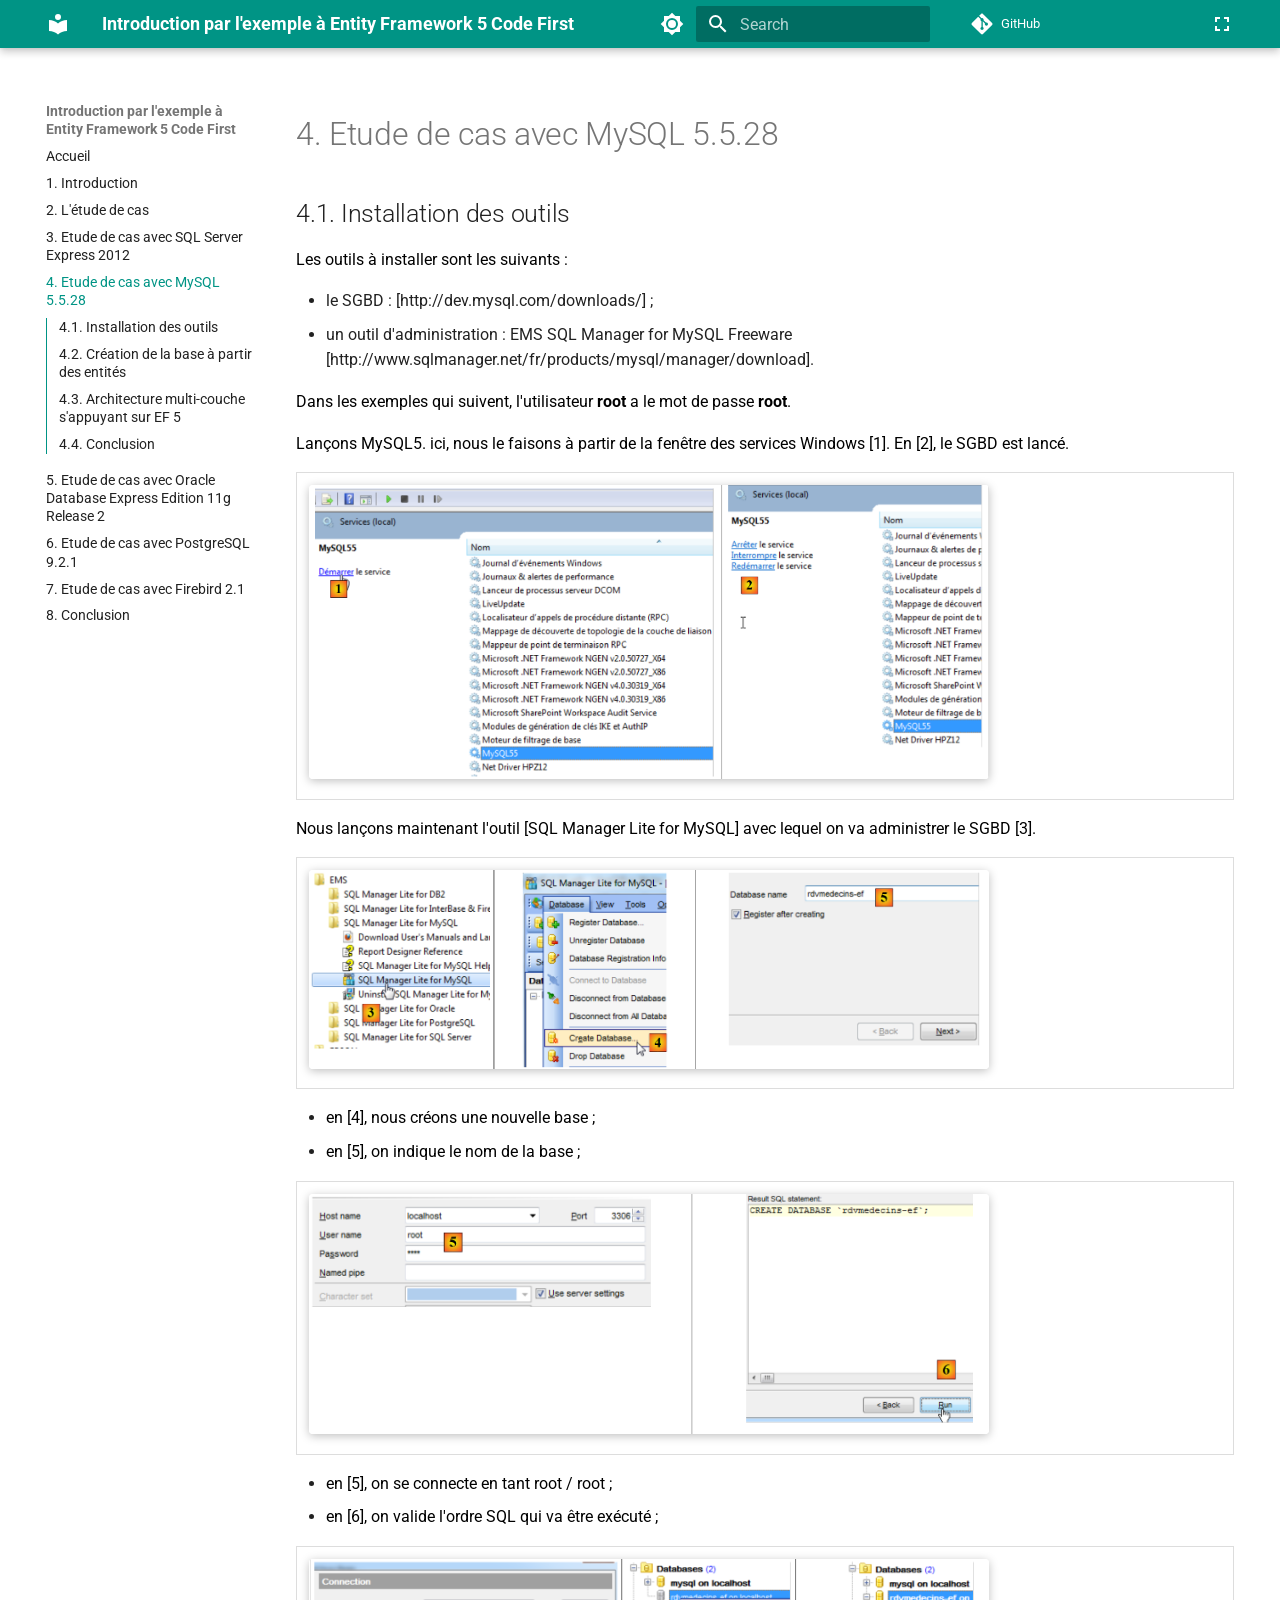
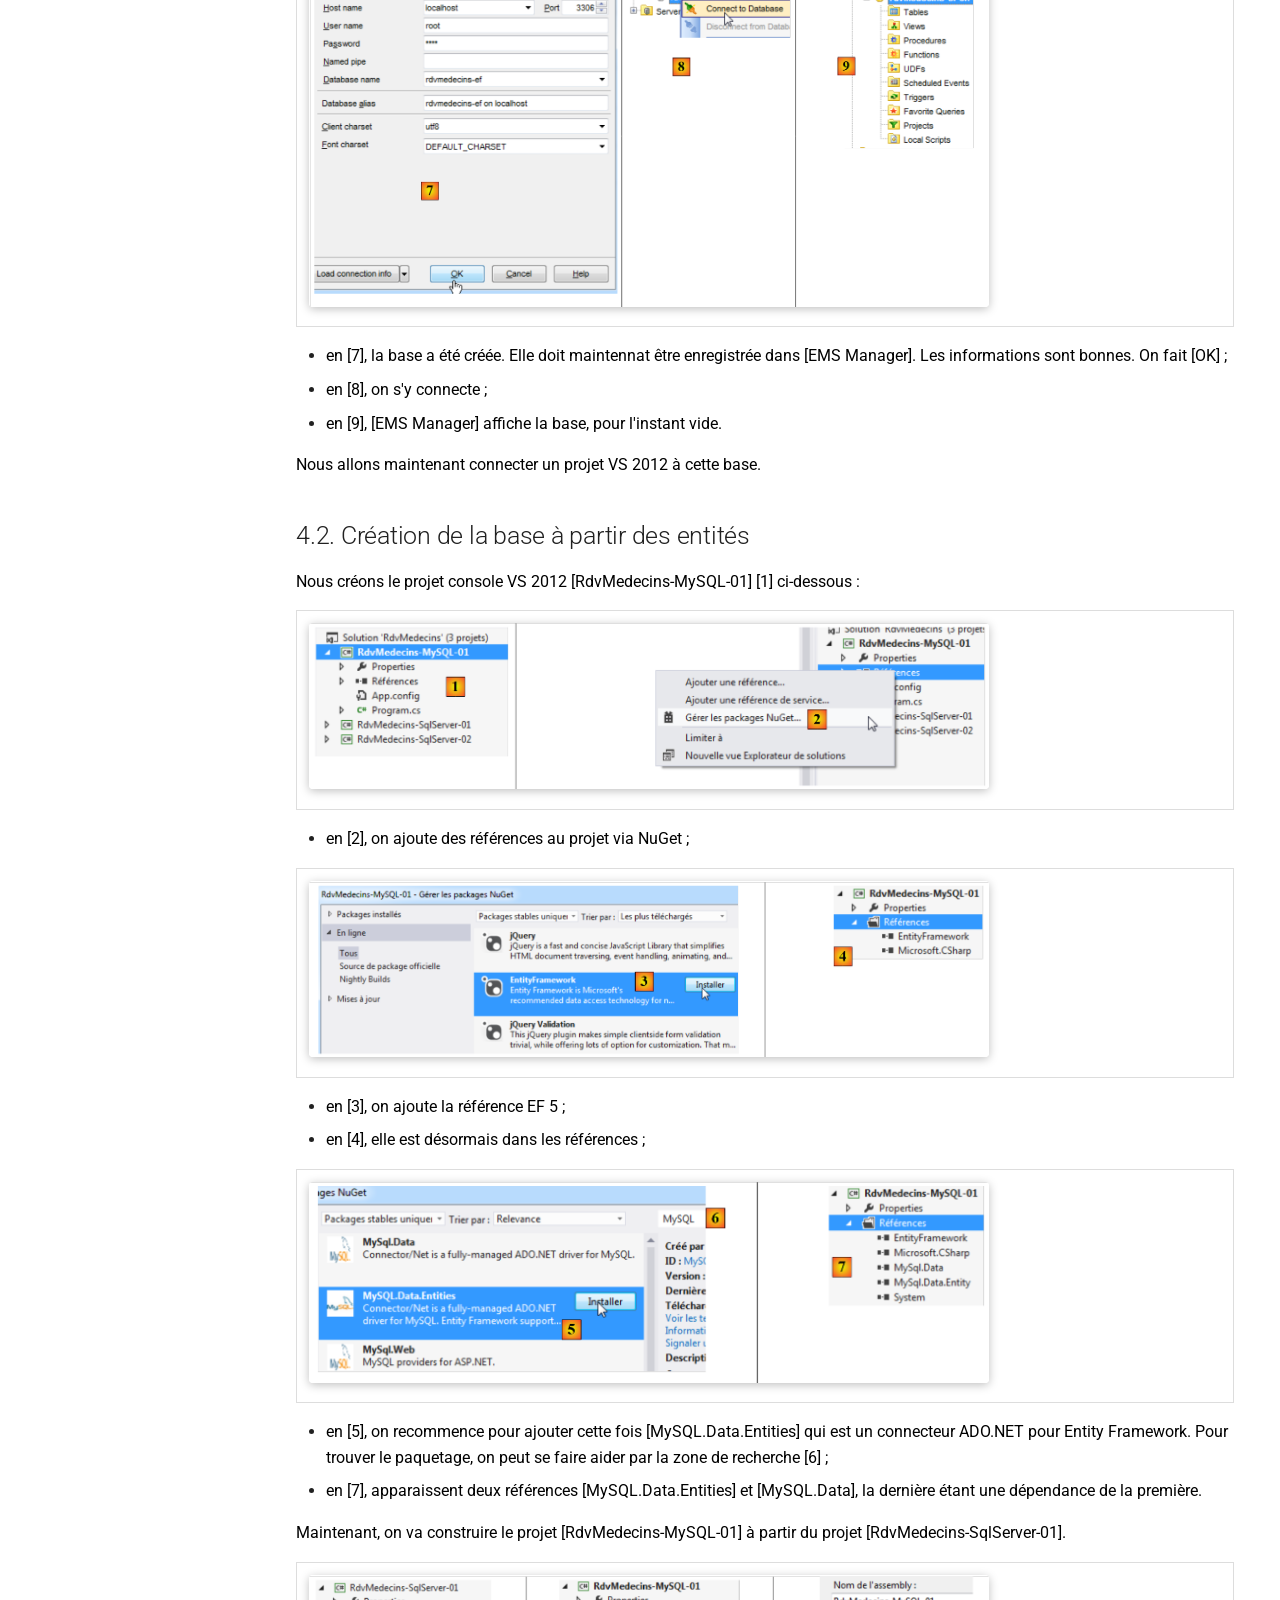
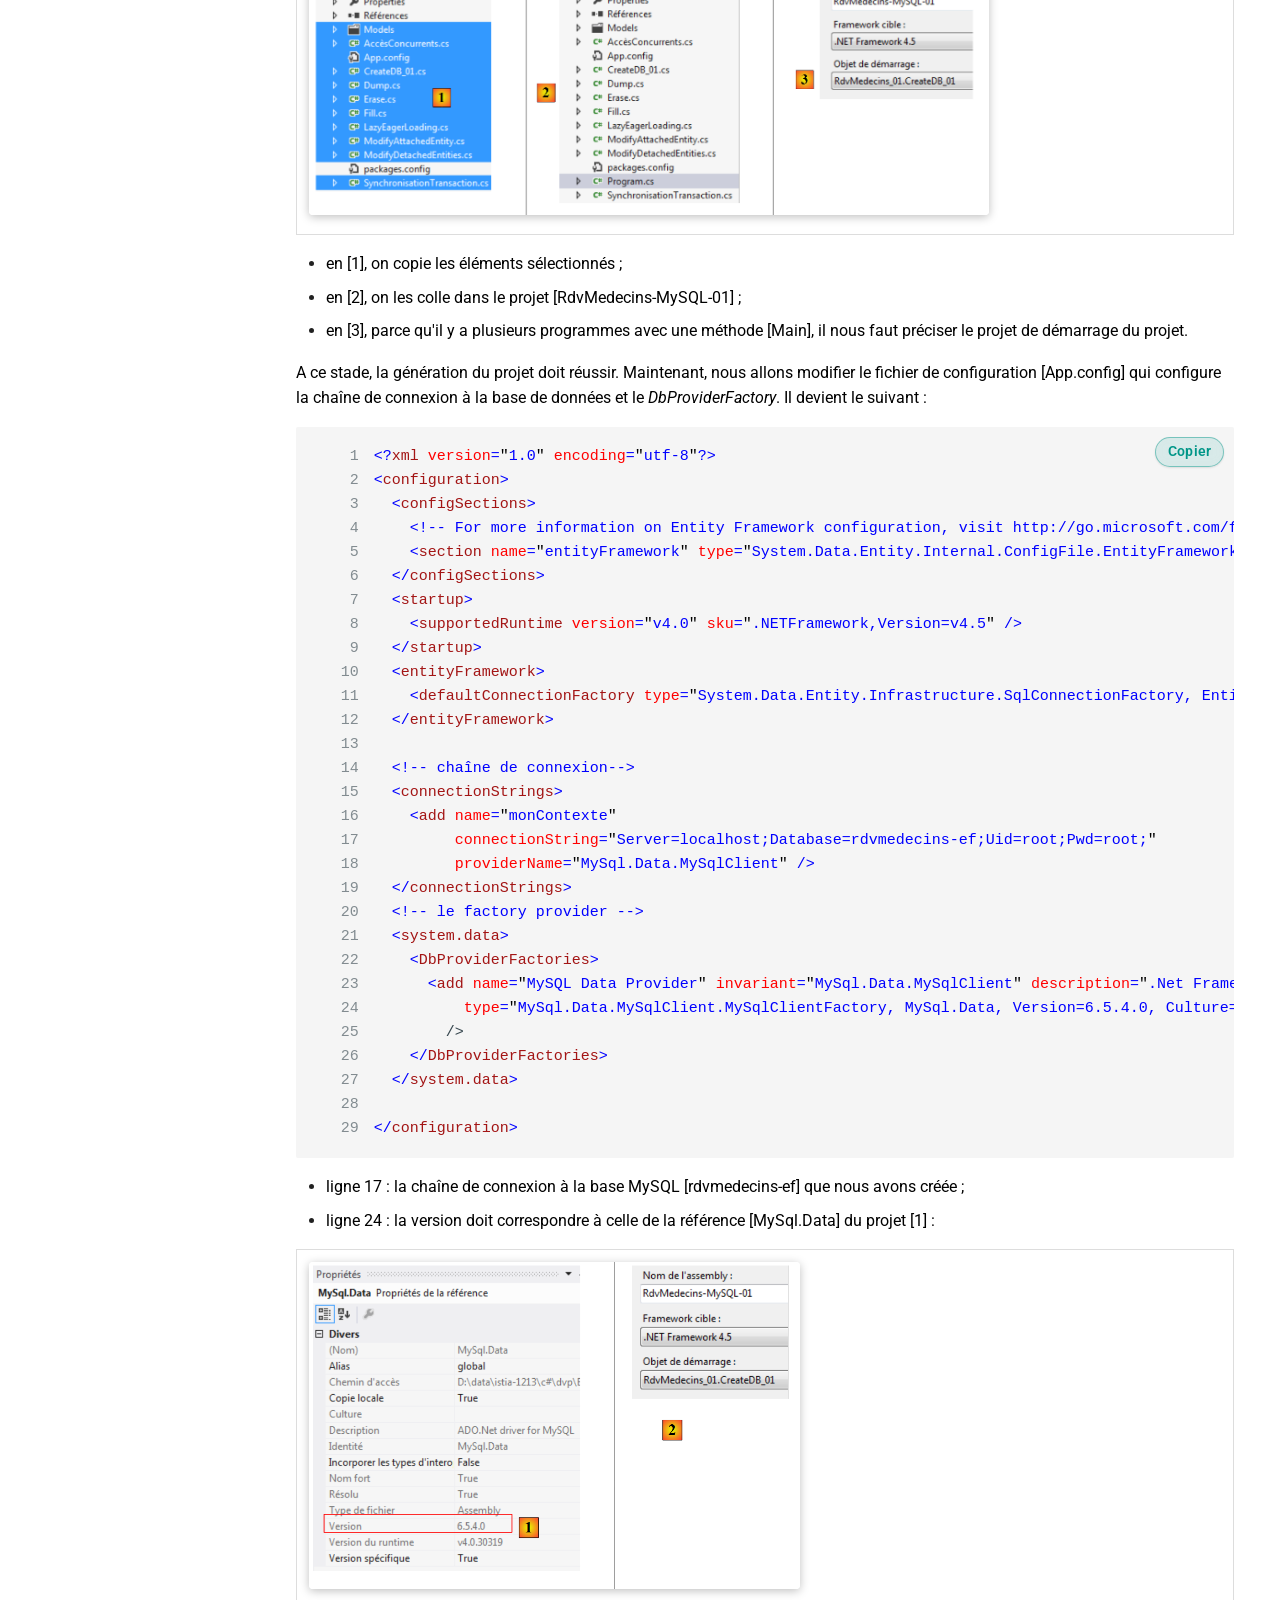
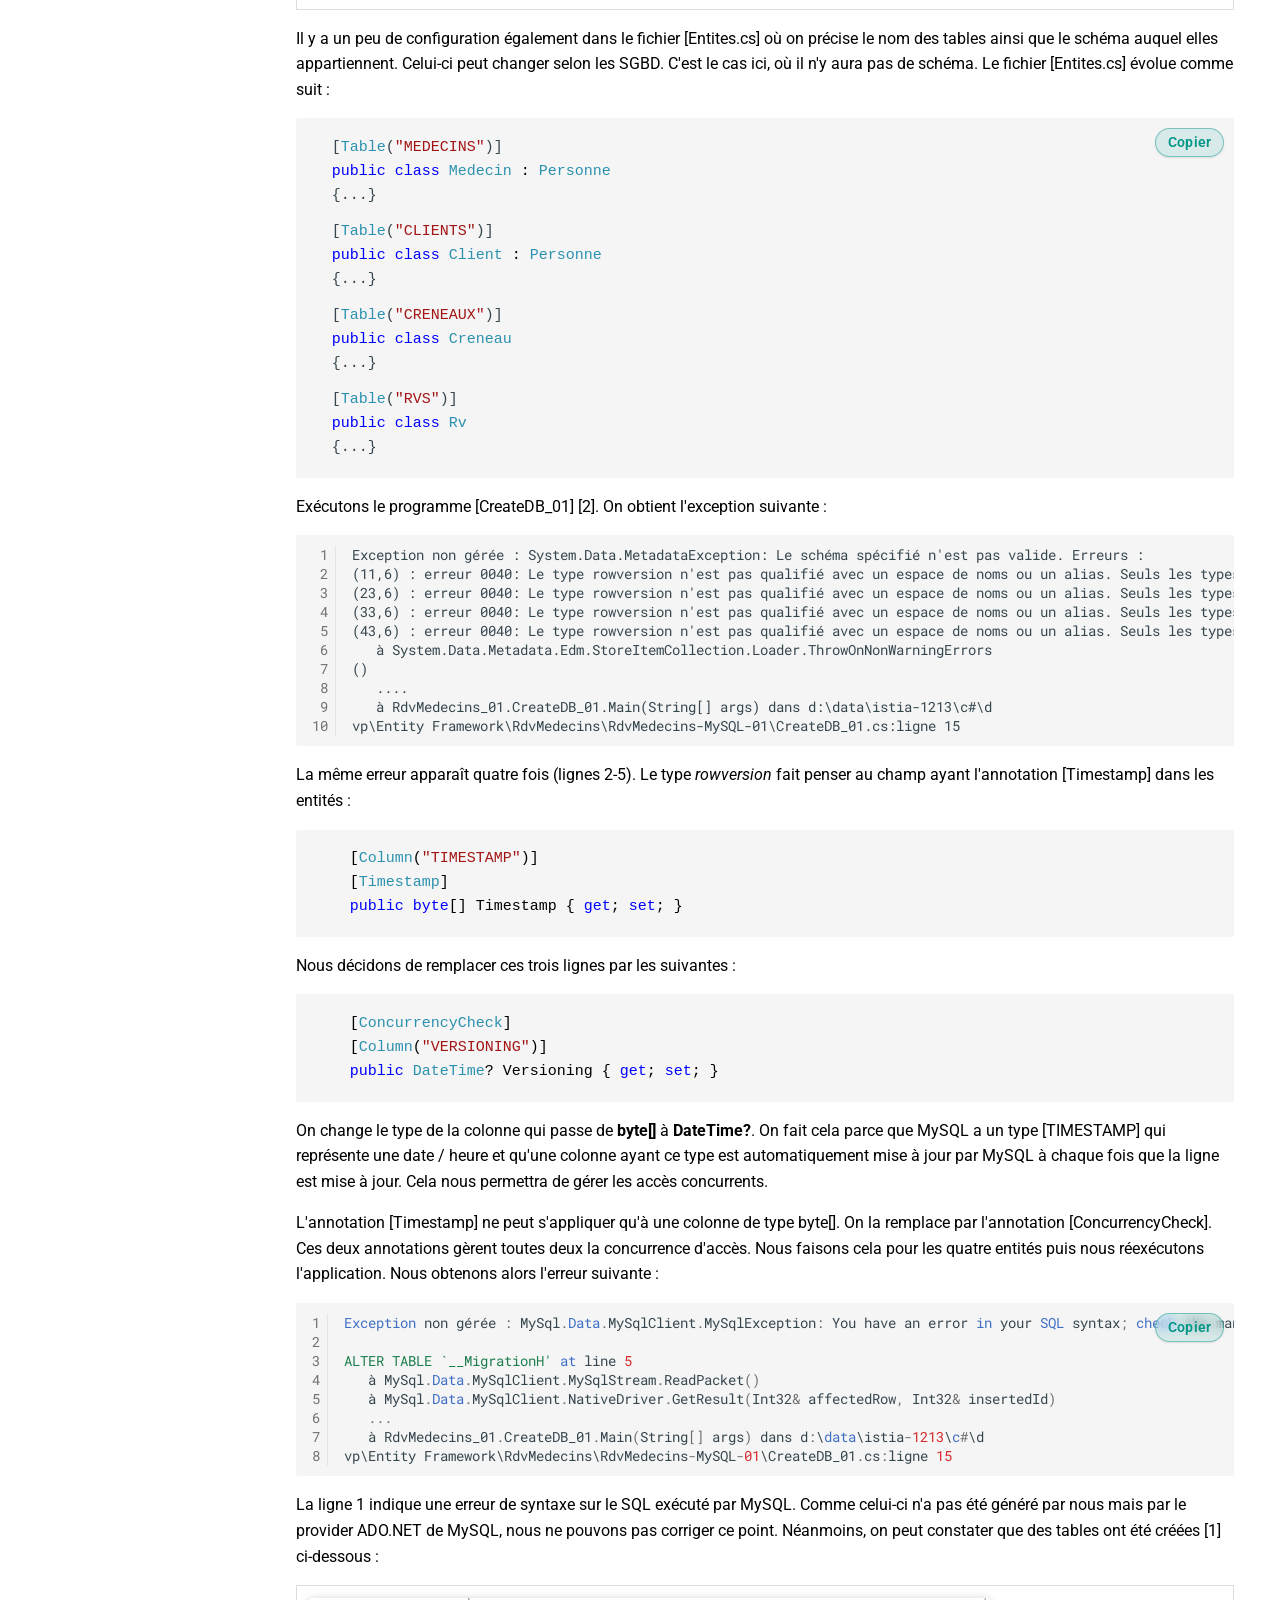
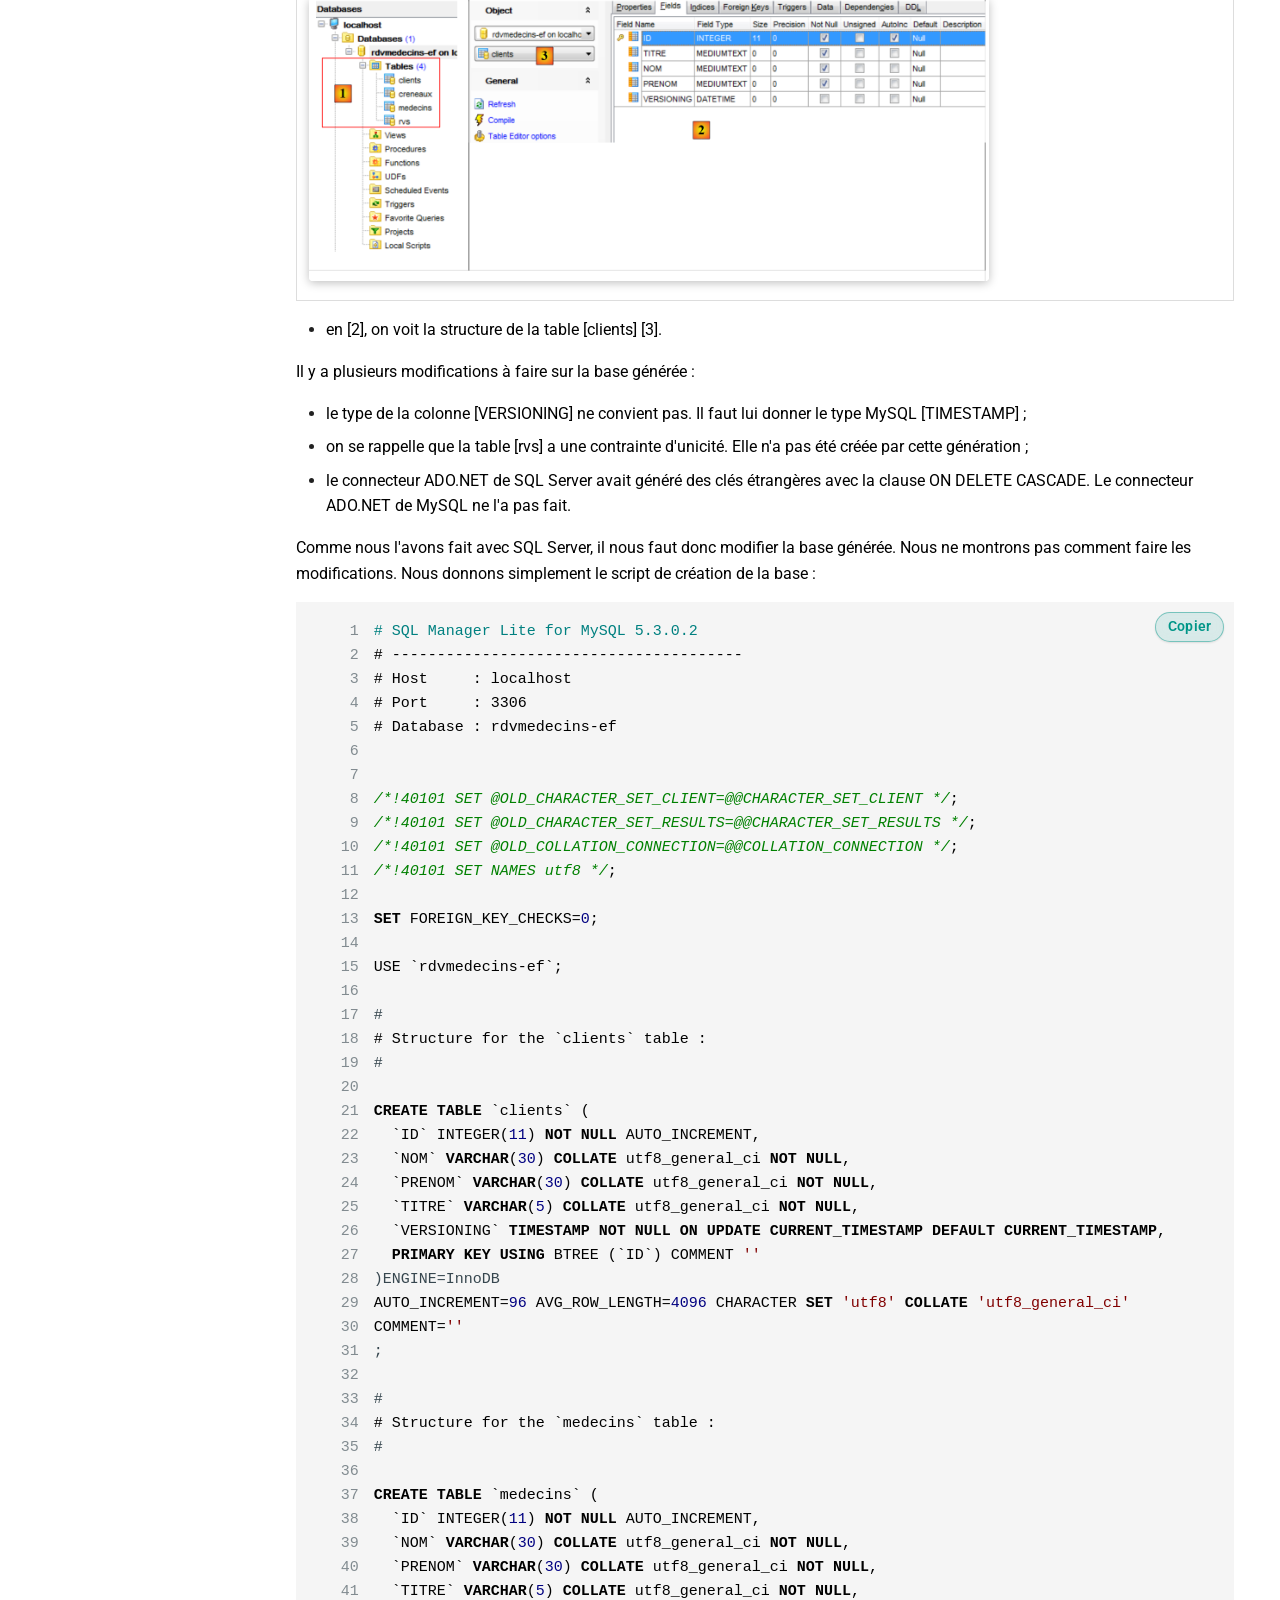
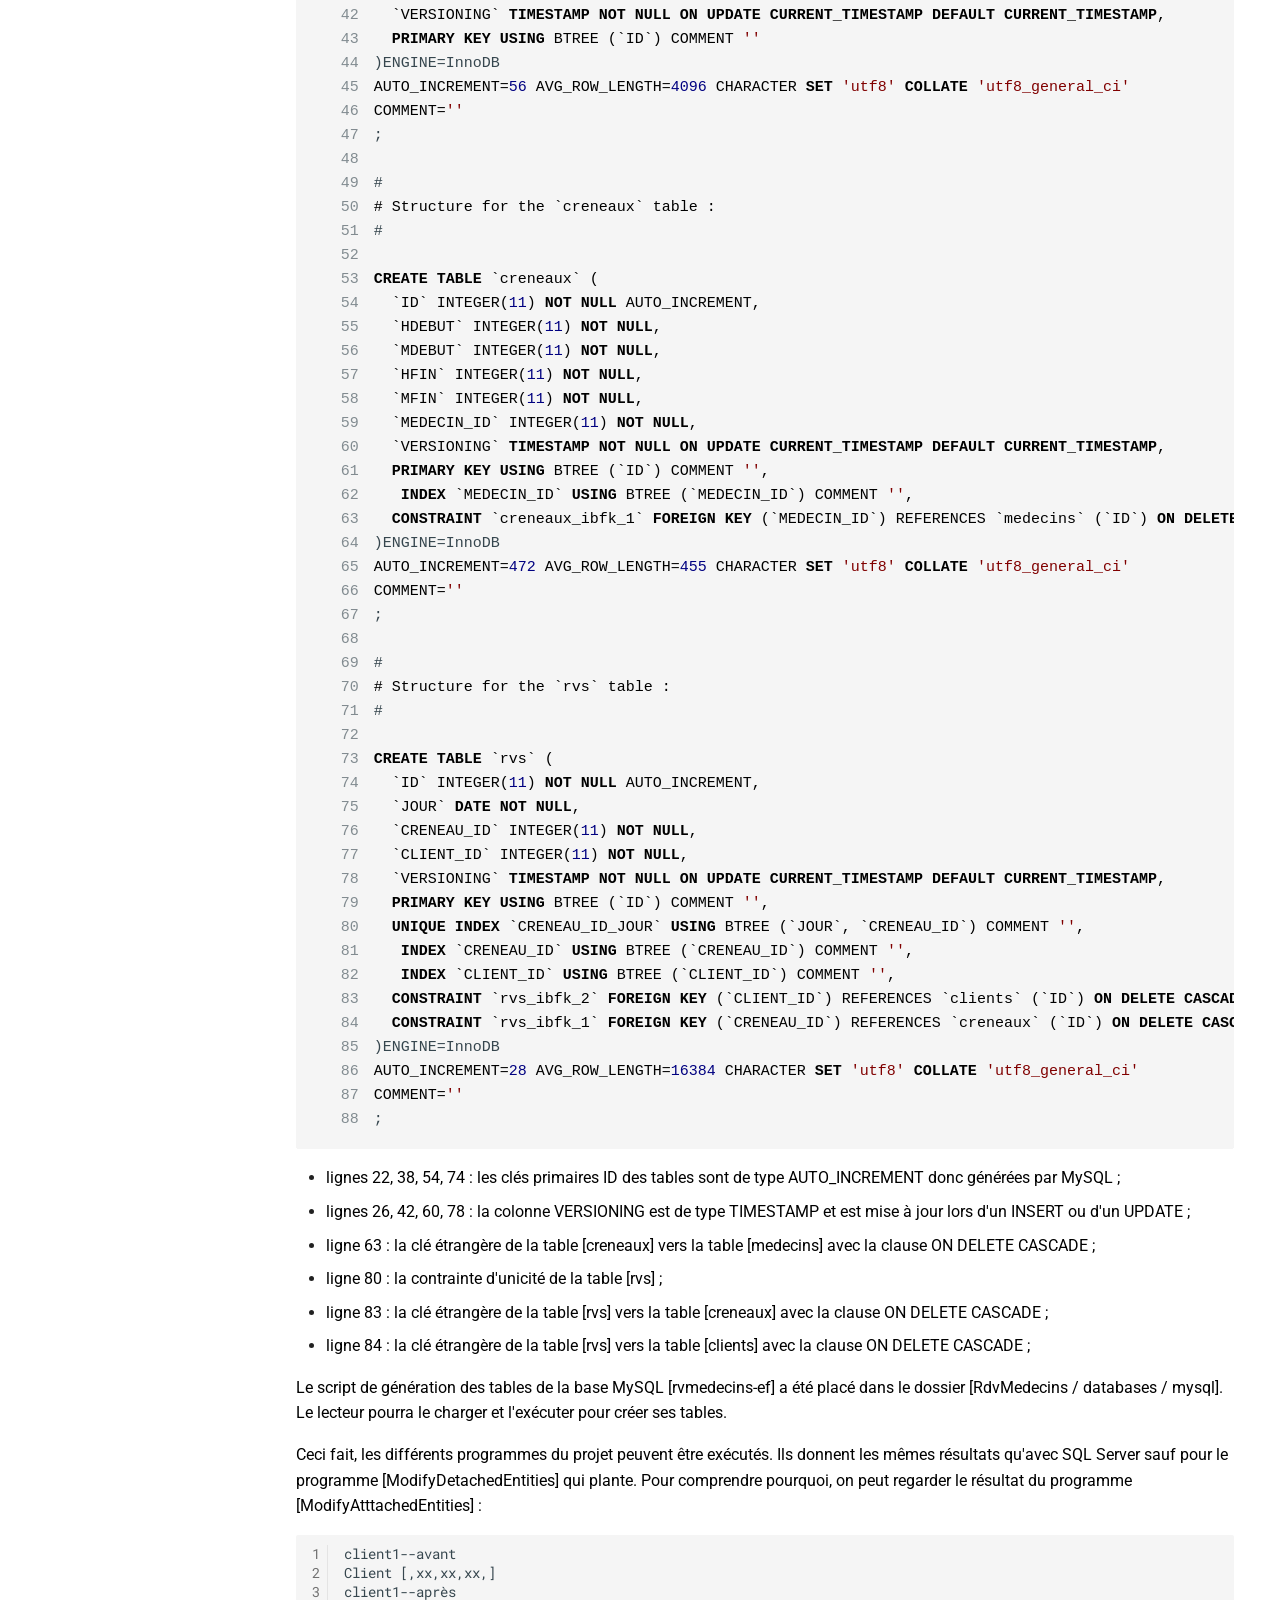
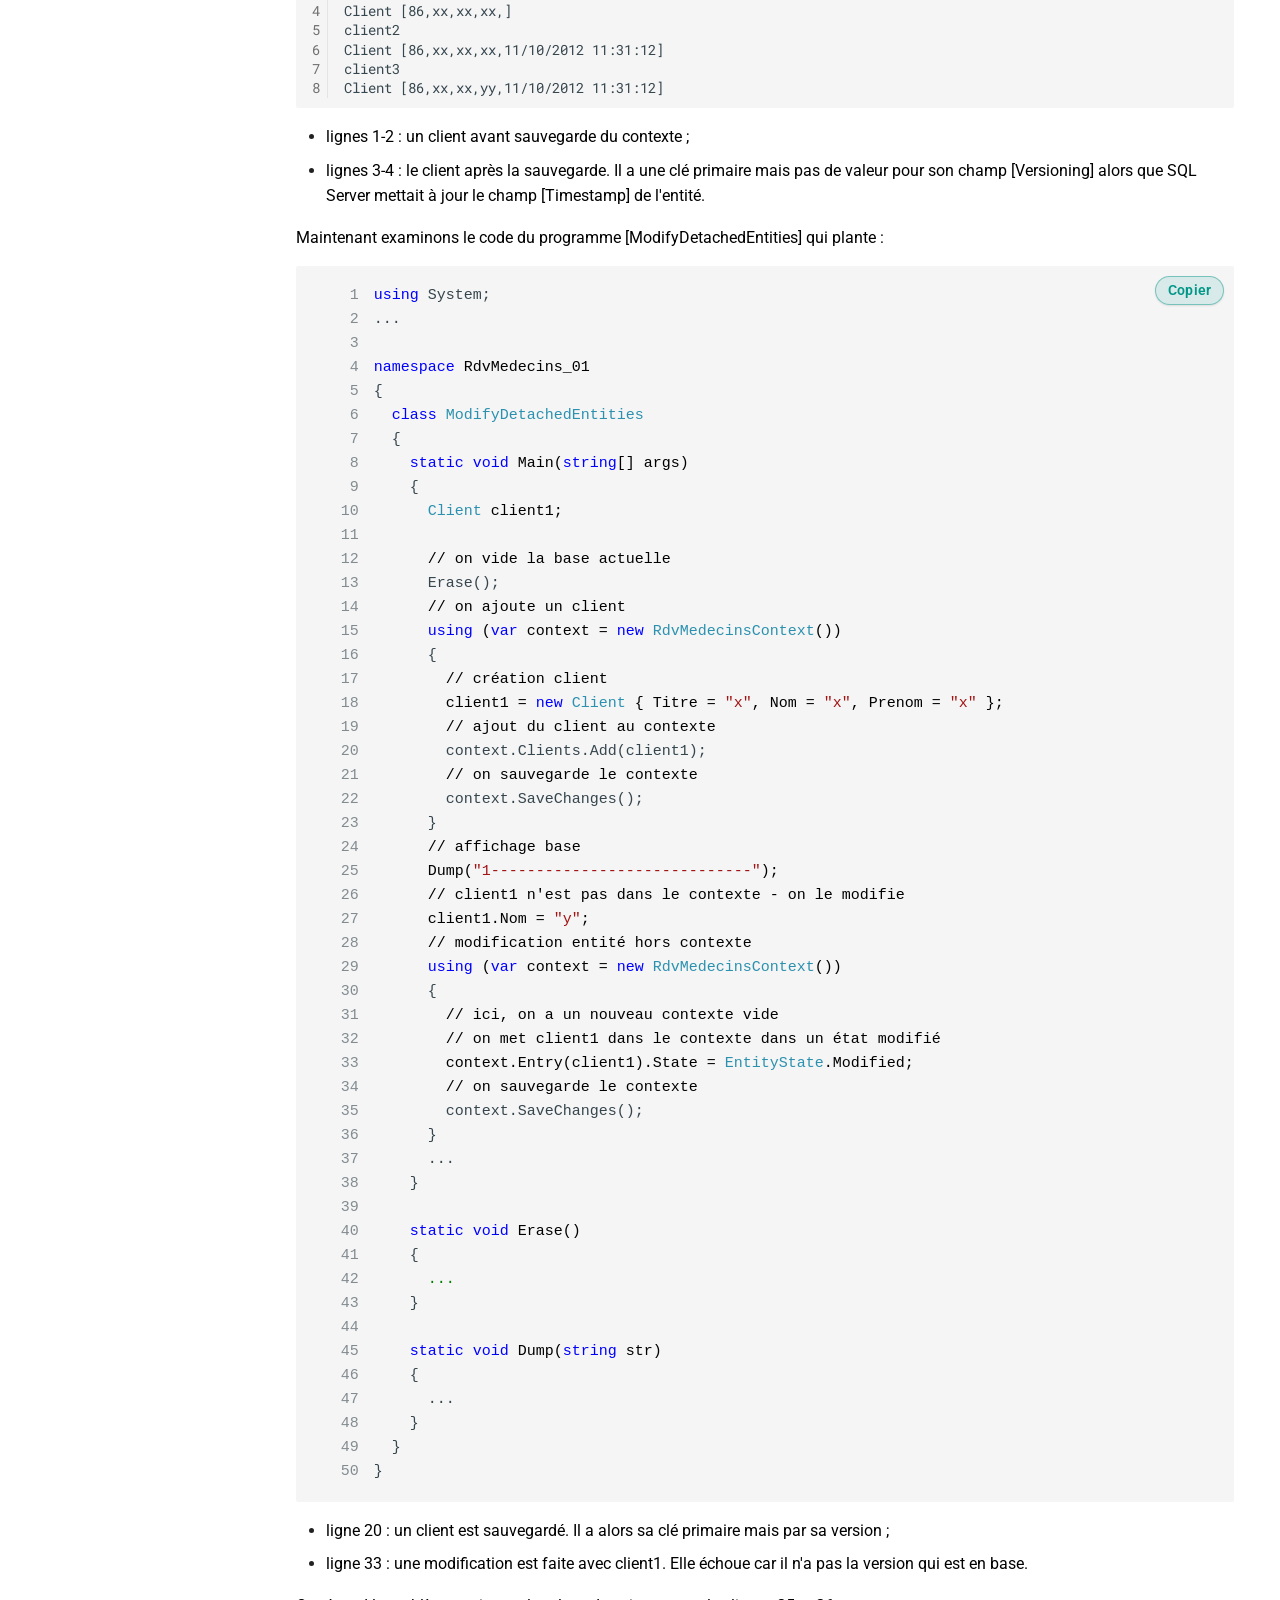
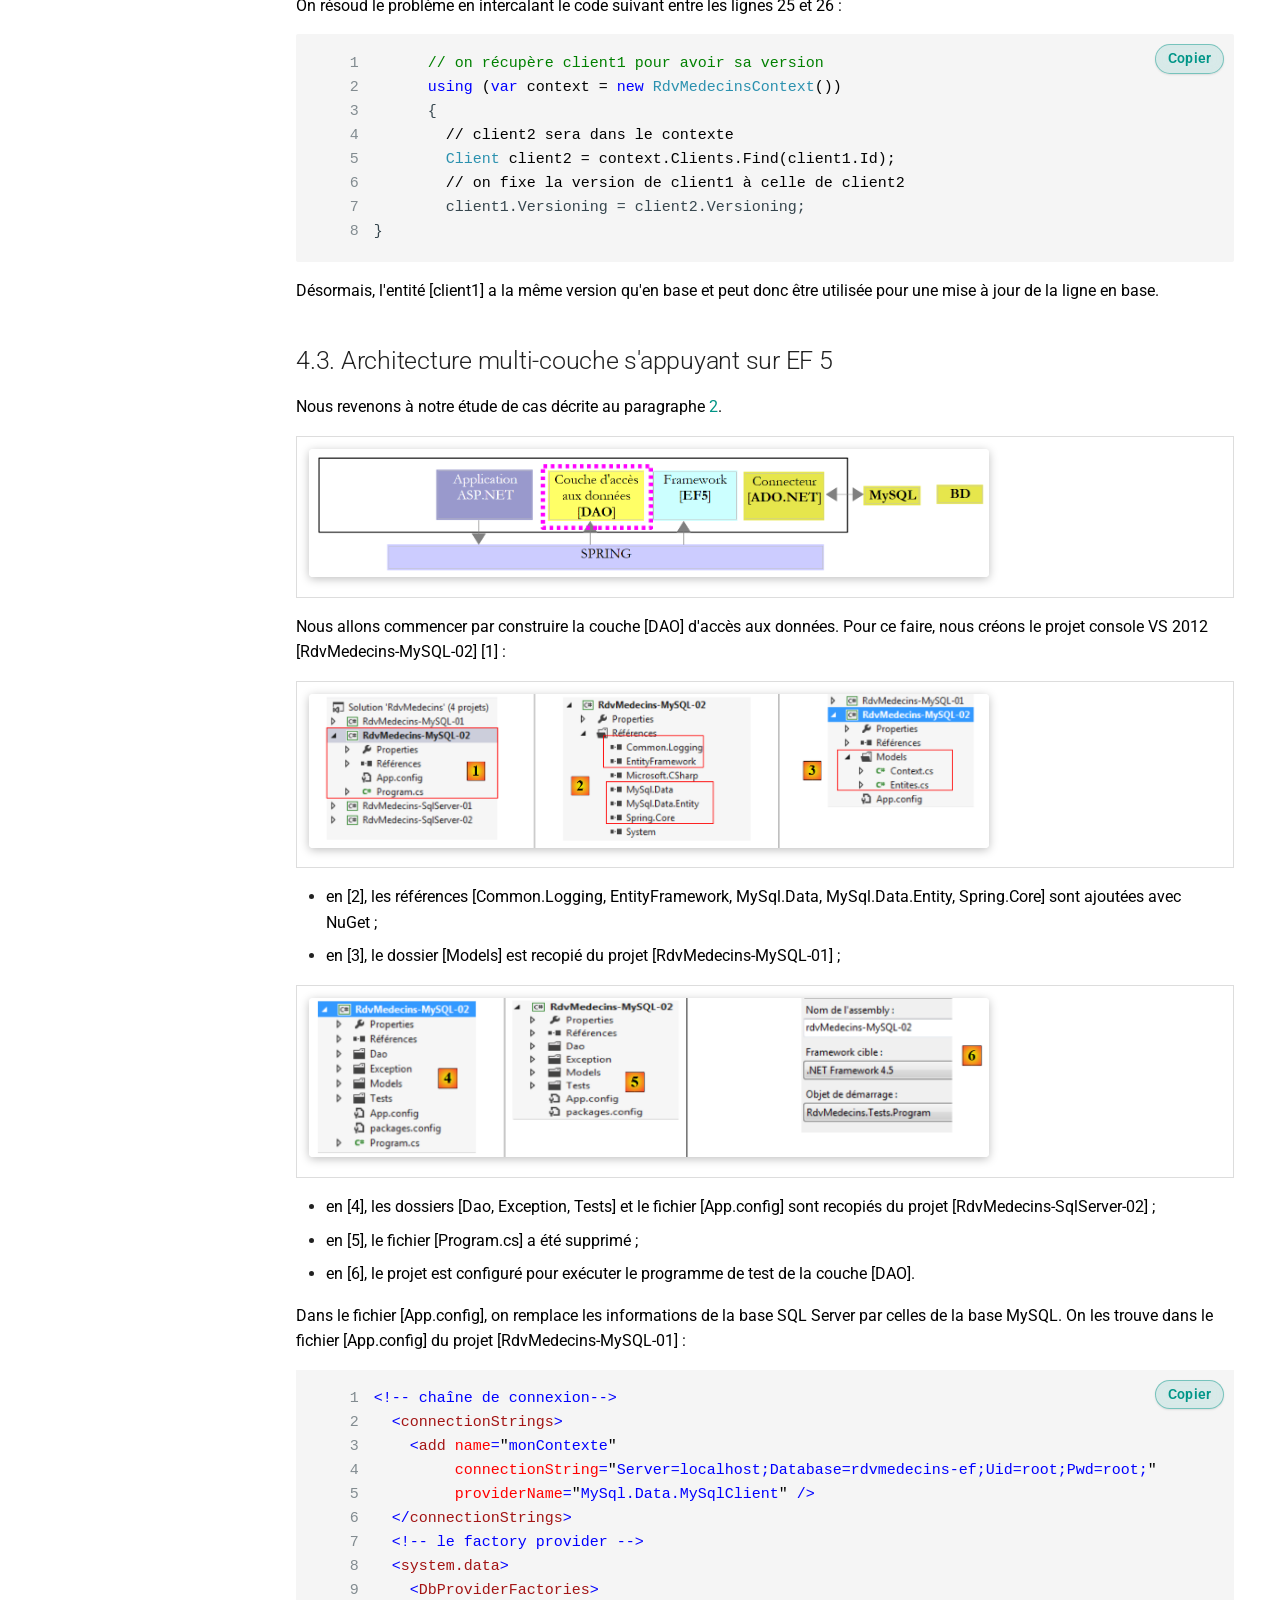
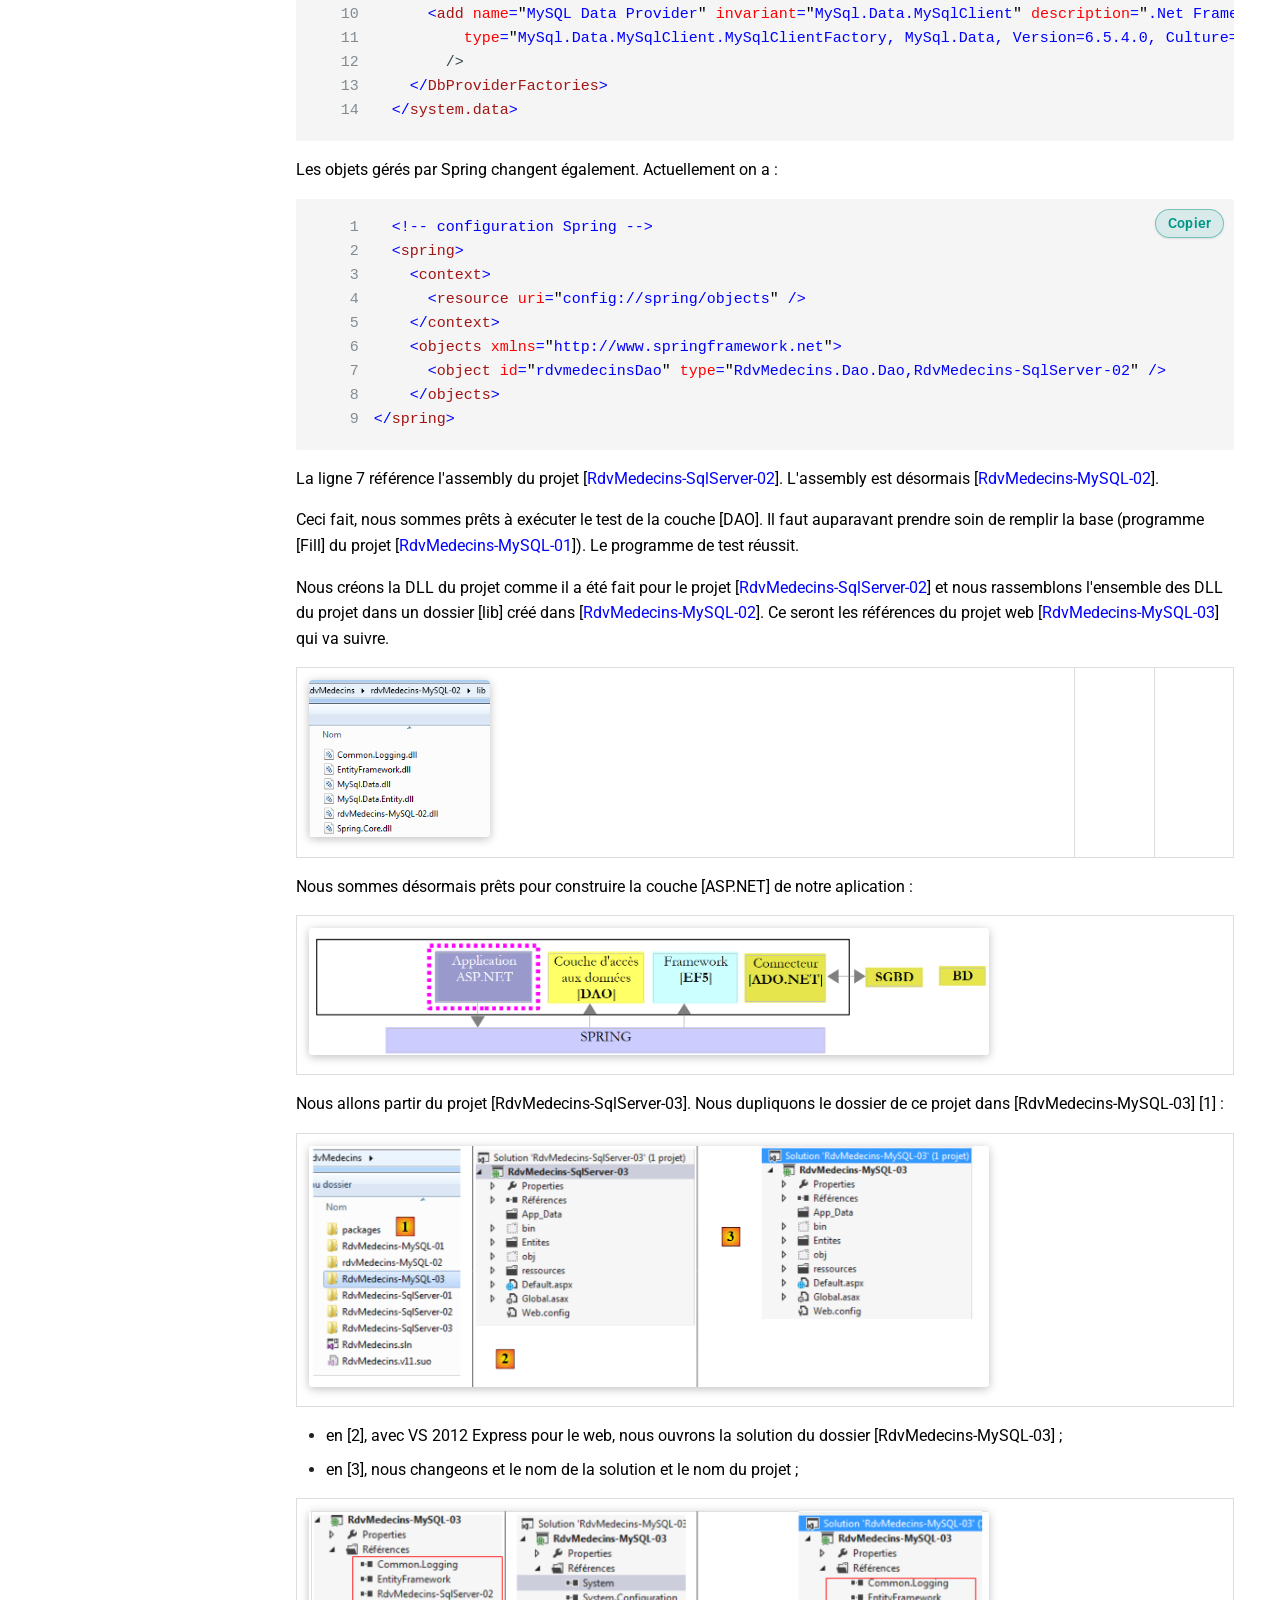
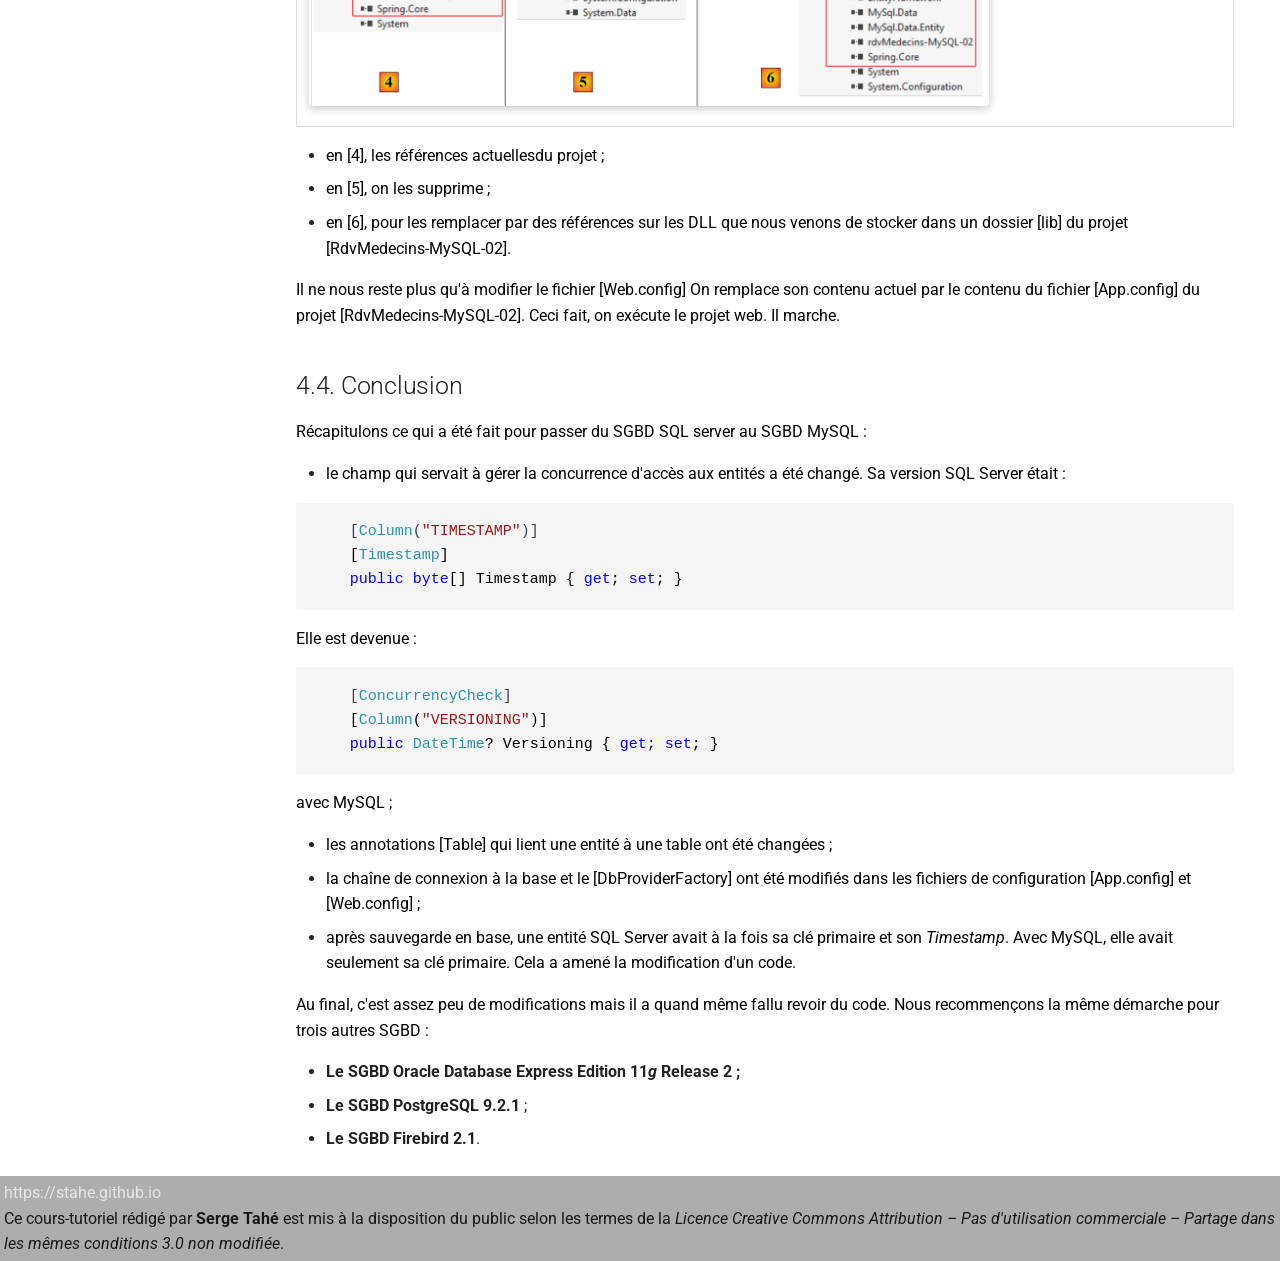
<file: etude-de-cas-avec-mysql-5528.html>
<!doctype html>
<html lang="en" class="no-js">
  <head>
    
      <meta charset="utf-8">
      <meta name="viewport" content="width=device-width,initial-scale=1">
      
        <meta name="description" content="Introduction par l'exemple à Entity Framework 5 Code First">
      
      
        <meta name="author" content="Serge Tahé">
      
      
        <link rel="canonical" href="https://stahe.github.io/ef5cf-oct-2012/etude-de-cas-avec-mysql-5528.html">
      
      
        <link rel="prev" href="etude-de-cas-avec-sql-server-express-2012.html">
      
      
        <link rel="next" href="etude-de-cas-avec--oracle-database-express-edition-11g-release-2.html">
      
      
        
      
      
      <link rel="icon" href="assets/images/favicon.png">
      <meta name="generator" content="mkdocs-1.6.1, mkdocs-material-9.7.0">
    
    
      
        <title>4. Etude de cas avec MySQL 5.5.28 - Introduction par l'exemple à Entity Framework 5 Code First</title>
      
    
    
      <link rel="stylesheet" href="assets/stylesheets/main.618322db.min.css">
      
        
        <link rel="stylesheet" href="assets/stylesheets/palette.ab4e12ef.min.css">
      
      


    
    
      
    
    
      
        
        
        <link rel="preconnect" href="https://fonts.gstatic.com" crossorigin>
        <link rel="stylesheet" href="https://fonts.googleapis.com/css?family=Roboto:300,300i,400,400i,700,700i%7CRoboto+Mono:400,400i,700,700i&display=fallback">
        <style>:root{--md-text-font:"Roboto";--md-code-font:"Roboto Mono"}</style>
      
    
    
      <link rel="stylesheet" href="stylesheets/focus.css">
    
    <script>__md_scope=new URL(".",location),__md_hash=e=>[...e].reduce(((e,_)=>(e<<5)-e+_.charCodeAt(0)),0),__md_get=(e,_=localStorage,t=__md_scope)=>JSON.parse(_.getItem(t.pathname+"."+e)),__md_set=(e,_,t=localStorage,a=__md_scope)=>{try{t.setItem(a.pathname+"."+e,JSON.stringify(_))}catch(e){}}</script>
    
      
  <script async src="https://www.googletagmanager.com/gtag/js?id=G-EBZC3JVJNR"></script>
  <script>
    window.dataLayer = window.dataLayer || [];
    function gtag(){dataLayer.push(arguments);}
    gtag('js', new Date());
    var siteName = "Introduction par l'exemple à Entity Framework 5 Code First";
    gtag('config', 'G-EBZC3JVJNR', {
        'page_title': siteName
    });
  </script>

    
    
  </head>
  
  
    
    
      
    
    
    
    
    <body dir="ltr" data-md-color-scheme="default" data-md-color-primary="teal" data-md-color-accent="purple">
  
    
    <input class="md-toggle" data-md-toggle="drawer" type="checkbox" id="__drawer" autocomplete="off">
    <input class="md-toggle" data-md-toggle="search" type="checkbox" id="__search" autocomplete="off">
    <label class="md-overlay" for="__drawer"></label>
    <div data-md-component="skip">
      
        
        <a href="#4-etude-de-cas-avec-mysql-5528" class="md-skip">
          Skip to content
        </a>
      
    </div>
    <div data-md-component="announce">
      
    </div>
    
    
      

  

<header class="md-header md-header--shadow" data-md-component="header">
  <nav class="md-header__inner md-grid" aria-label="Header">
    <a href="index.html" title="Introduction par l&#39;exemple à Entity Framework 5 Code First" class="md-header__button md-logo" aria-label="Introduction par l'exemple à Entity Framework 5 Code First" data-md-component="logo">
      
  
  <svg xmlns="http://www.w3.org/2000/svg" viewBox="0 0 24 24"><path d="M12 8a3 3 0 0 0 3-3 3 3 0 0 0-3-3 3 3 0 0 0-3 3 3 3 0 0 0 3 3m0 3.54C9.64 9.35 6.5 8 3 8v11c3.5 0 6.64 1.35 9 3.54 2.36-2.19 5.5-3.54 9-3.54V8c-3.5 0-6.64 1.35-9 3.54"/></svg>

    </a>
    <label class="md-header__button md-icon" for="__drawer">
      
      <svg xmlns="http://www.w3.org/2000/svg" viewBox="0 0 24 24"><path d="M3 6h18v2H3zm0 5h18v2H3zm0 5h18v2H3z"/></svg>
    </label>
    <div class="md-header__title" data-md-component="header-title">
      <div class="md-header__ellipsis">
        <div class="md-header__topic">
          <span class="md-ellipsis">
            Introduction par l'exemple à Entity Framework 5 Code First
          </span>
        </div>
        <div class="md-header__topic" data-md-component="header-topic">
          <span class="md-ellipsis">
            
              4. Etude de cas avec MySQL 5.5.28
            
          </span>
        </div>
      </div>
    </div>
    
      
        <form class="md-header__option" data-md-component="palette">
  
    
    
    
    <input class="md-option" data-md-color-media="(prefers-color-scheme: light)" data-md-color-scheme="default" data-md-color-primary="teal" data-md-color-accent="purple"  aria-label="Passer en mode sombre"  type="radio" name="__palette" id="__palette_0">
    
      <label class="md-header__button md-icon" title="Passer en mode sombre" for="__palette_1" hidden>
        <svg xmlns="http://www.w3.org/2000/svg" viewBox="0 0 24 24"><path d="M12 8a4 4 0 0 0-4 4 4 4 0 0 0 4 4 4 4 0 0 0 4-4 4 4 0 0 0-4-4m0 10a6 6 0 0 1-6-6 6 6 0 0 1 6-6 6 6 0 0 1 6 6 6 6 0 0 1-6 6m8-9.31V4h-4.69L12 .69 8.69 4H4v4.69L.69 12 4 15.31V20h4.69L12 23.31 15.31 20H20v-4.69L23.31 12z"/></svg>
      </label>
    
  
    
    
    
    <input class="md-option" data-md-color-media="(prefers-color-scheme: dark)" data-md-color-scheme="slate" data-md-color-primary="teal" data-md-color-accent="purple"  aria-label="Passer en mode clair"  type="radio" name="__palette" id="__palette_1">
    
      <label class="md-header__button md-icon" title="Passer en mode clair" for="__palette_0" hidden>
        <svg xmlns="http://www.w3.org/2000/svg" viewBox="0 0 24 24"><path d="M12 18c-.89 0-1.74-.2-2.5-.55C11.56 16.5 13 14.42 13 12s-1.44-4.5-3.5-5.45C10.26 6.2 11.11 6 12 6a6 6 0 0 1 6 6 6 6 0 0 1-6 6m8-9.31V4h-4.69L12 .69 8.69 4H4v4.69L.69 12 4 15.31V20h4.69L12 23.31 15.31 20H20v-4.69L23.31 12z"/></svg>
      </label>
    
  
</form>
      
    
    
      <script>var palette=__md_get("__palette");if(palette&&palette.color){if("(prefers-color-scheme)"===palette.color.media){var media=matchMedia("(prefers-color-scheme: light)"),input=document.querySelector(media.matches?"[data-md-color-media='(prefers-color-scheme: light)']":"[data-md-color-media='(prefers-color-scheme: dark)']");palette.color.media=input.getAttribute("data-md-color-media"),palette.color.scheme=input.getAttribute("data-md-color-scheme"),palette.color.primary=input.getAttribute("data-md-color-primary"),palette.color.accent=input.getAttribute("data-md-color-accent")}for(var[key,value]of Object.entries(palette.color))document.body.setAttribute("data-md-color-"+key,value)}</script>
    
    
    
      
      
        <label class="md-header__button md-icon" for="__search">
          
          <svg xmlns="http://www.w3.org/2000/svg" viewBox="0 0 24 24"><path d="M9.5 3A6.5 6.5 0 0 1 16 9.5c0 1.61-.59 3.09-1.56 4.23l.27.27h.79l5 5-1.5 1.5-5-5v-.79l-.27-.27A6.52 6.52 0 0 1 9.5 16 6.5 6.5 0 0 1 3 9.5 6.5 6.5 0 0 1 9.5 3m0 2C7 5 5 7 5 9.5S7 14 9.5 14 14 12 14 9.5 12 5 9.5 5"/></svg>
        </label>
        <div class="md-search" data-md-component="search" role="dialog">
  <label class="md-search__overlay" for="__search"></label>
  <div class="md-search__inner" role="search">
    <form class="md-search__form" name="search">
      <input type="text" class="md-search__input" name="query" aria-label="Search" placeholder="Search" autocapitalize="off" autocorrect="off" autocomplete="off" spellcheck="false" data-md-component="search-query" required>
      <label class="md-search__icon md-icon" for="__search">
        
        <svg xmlns="http://www.w3.org/2000/svg" viewBox="0 0 24 24"><path d="M9.5 3A6.5 6.5 0 0 1 16 9.5c0 1.61-.59 3.09-1.56 4.23l.27.27h.79l5 5-1.5 1.5-5-5v-.79l-.27-.27A6.52 6.52 0 0 1 9.5 16 6.5 6.5 0 0 1 3 9.5 6.5 6.5 0 0 1 9.5 3m0 2C7 5 5 7 5 9.5S7 14 9.5 14 14 12 14 9.5 12 5 9.5 5"/></svg>
        
        <svg xmlns="http://www.w3.org/2000/svg" viewBox="0 0 24 24"><path d="M20 11v2H8l5.5 5.5-1.42 1.42L4.16 12l7.92-7.92L13.5 5.5 8 11z"/></svg>
      </label>
      <nav class="md-search__options" aria-label="Search">
        
        <button type="reset" class="md-search__icon md-icon" title="Clear" aria-label="Clear" tabindex="-1">
          
          <svg xmlns="http://www.w3.org/2000/svg" viewBox="0 0 24 24"><path d="M19 6.41 17.59 5 12 10.59 6.41 5 5 6.41 10.59 12 5 17.59 6.41 19 12 13.41 17.59 19 19 17.59 13.41 12z"/></svg>
        </button>
      </nav>
      
    </form>
    <div class="md-search__output">
      <div class="md-search__scrollwrap" tabindex="0" data-md-scrollfix>
        <div class="md-search-result" data-md-component="search-result">
          <div class="md-search-result__meta">
            Initializing search
          </div>
          <ol class="md-search-result__list" role="presentation"></ol>
        </div>
      </div>
    </div>
  </div>
</div>
      
    
    
      <div class="md-header__source">
        <a href="https://stahe.github.io/ef5cf-oct-2012" title="Go to repository" class="md-source" data-md-component="source">
  <div class="md-source__icon md-icon">
    
    <svg xmlns="http://www.w3.org/2000/svg" viewBox="0 0 448 512"><!--! Font Awesome Free 7.1.0 by @fontawesome - https://fontawesome.com License - https://fontawesome.com/license/free (Icons: CC BY 4.0, Fonts: SIL OFL 1.1, Code: MIT License) Copyright 2025 Fonticons, Inc.--><path d="M439.6 236.1 244 40.5c-5.4-5.5-12.8-8.5-20.4-8.5s-15 3-20.4 8.4L162.5 81l51.5 51.5c27.1-9.1 52.7 16.8 43.4 43.7l49.7 49.7c34.2-11.8 61.2 31 35.5 56.7-26.5 26.5-70.2-2.9-56-37.3L240.3 199v121.9c25.3 12.5 22.3 41.8 9.1 55-6.4 6.4-15.2 10.1-24.3 10.1s-17.8-3.6-24.3-10.1c-17.6-17.6-11.1-46.9 11.2-56v-123c-20.8-8.5-24.6-30.7-18.6-45L142.6 101 8.5 235.1C3 240.6 0 247.9 0 255.5s3 15 8.5 20.4l195.6 195.7c5.4 5.4 12.7 8.4 20.4 8.4s15-3 20.4-8.4l194.7-194.7c5.4-5.4 8.4-12.8 8.4-20.4s-3-15-8.4-20.4"/></svg>
  </div>
  <div class="md-source__repository">
    GitHub
  </div>
</a>
      </div>
    
  </nav>
  
</header>
    
    <div class="md-container" data-md-component="container">
      
      
        
          
        
      
      <main class="md-main" data-md-component="main">
        <div class="md-main__inner md-grid">
          
            
              
              <div class="md-sidebar md-sidebar--primary" data-md-component="sidebar" data-md-type="navigation" >
                <div class="md-sidebar__scrollwrap">
                  <div class="md-sidebar__inner">
                    



  

<nav class="md-nav md-nav--primary md-nav--integrated" aria-label="Navigation" data-md-level="0">
  <label class="md-nav__title" for="__drawer">
    <a href="index.html" title="Introduction par l&#39;exemple à Entity Framework 5 Code First" class="md-nav__button md-logo" aria-label="Introduction par l'exemple à Entity Framework 5 Code First" data-md-component="logo">
      
  
  <svg xmlns="http://www.w3.org/2000/svg" viewBox="0 0 24 24"><path d="M12 8a3 3 0 0 0 3-3 3 3 0 0 0-3-3 3 3 0 0 0-3 3 3 3 0 0 0 3 3m0 3.54C9.64 9.35 6.5 8 3 8v11c3.5 0 6.64 1.35 9 3.54 2.36-2.19 5.5-3.54 9-3.54V8c-3.5 0-6.64 1.35-9 3.54"/></svg>

    </a>
    Introduction par l'exemple à Entity Framework 5 Code First
  </label>
  
    <div class="md-nav__source">
      <a href="https://stahe.github.io/ef5cf-oct-2012" title="Go to repository" class="md-source" data-md-component="source">
  <div class="md-source__icon md-icon">
    
    <svg xmlns="http://www.w3.org/2000/svg" viewBox="0 0 448 512"><!--! Font Awesome Free 7.1.0 by @fontawesome - https://fontawesome.com License - https://fontawesome.com/license/free (Icons: CC BY 4.0, Fonts: SIL OFL 1.1, Code: MIT License) Copyright 2025 Fonticons, Inc.--><path d="M439.6 236.1 244 40.5c-5.4-5.5-12.8-8.5-20.4-8.5s-15 3-20.4 8.4L162.5 81l51.5 51.5c27.1-9.1 52.7 16.8 43.4 43.7l49.7 49.7c34.2-11.8 61.2 31 35.5 56.7-26.5 26.5-70.2-2.9-56-37.3L240.3 199v121.9c25.3 12.5 22.3 41.8 9.1 55-6.4 6.4-15.2 10.1-24.3 10.1s-17.8-3.6-24.3-10.1c-17.6-17.6-11.1-46.9 11.2-56v-123c-20.8-8.5-24.6-30.7-18.6-45L142.6 101 8.5 235.1C3 240.6 0 247.9 0 255.5s3 15 8.5 20.4l195.6 195.7c5.4 5.4 12.7 8.4 20.4 8.4s15-3 20.4-8.4l194.7-194.7c5.4-5.4 8.4-12.8 8.4-20.4s-3-15-8.4-20.4"/></svg>
  </div>
  <div class="md-source__repository">
    GitHub
  </div>
</a>
    </div>
  
  <ul class="md-nav__list" data-md-scrollfix>
    
      
      
  
  
  
  
    <li class="md-nav__item">
      <a href="index.html" class="md-nav__link">
        
  
  
  <span class="md-ellipsis">
    
  
    Accueil
  

    
  </span>
  
  

      </a>
    </li>
  

    
      
      
  
  
  
  
    <li class="md-nav__item">
      <a href="introduction.html" class="md-nav__link">
        
  
  
  <span class="md-ellipsis">
    
  
    1. Introduction
  

    
  </span>
  
  

      </a>
    </li>
  

    
      
      
  
  
  
  
    <li class="md-nav__item">
      <a href="letude-de-cas.html" class="md-nav__link">
        
  
  
  <span class="md-ellipsis">
    
  
    2. L'étude de cas
  

    
  </span>
  
  

      </a>
    </li>
  

    
      
      
  
  
  
  
    <li class="md-nav__item">
      <a href="etude-de-cas-avec-sql-server-express-2012.html" class="md-nav__link">
        
  
  
  <span class="md-ellipsis">
    
  
    3. Etude de cas avec SQL Server Express 2012
  

    
  </span>
  
  

      </a>
    </li>
  

    
      
      
  
  
    
  
  
  
    <li class="md-nav__item md-nav__item--active">
      
      <input class="md-nav__toggle md-toggle" type="checkbox" id="__toc">
      
      
        
      
      
        <label class="md-nav__link md-nav__link--active" for="__toc">
          
  
  
  <span class="md-ellipsis">
    
  
    4. Etude de cas avec MySQL 5.5.28
  

    
  </span>
  
  

          <span class="md-nav__icon md-icon"></span>
        </label>
      
      <a href="etude-de-cas-avec-mysql-5528.html" class="md-nav__link md-nav__link--active">
        
  
  
  <span class="md-ellipsis">
    
  
    4. Etude de cas avec MySQL 5.5.28
  

    
  </span>
  
  

      </a>
      
        

<nav class="md-nav md-nav--secondary" aria-label="Table of contents">
  
  
  
    
  
  
    <label class="md-nav__title" for="__toc">
      <span class="md-nav__icon md-icon"></span>
      Table of contents
    </label>
    <ul class="md-nav__list" data-md-component="toc" data-md-scrollfix>
      
        <li class="md-nav__item">
  <a href="#41-installation-des-outils" class="md-nav__link">
    <span class="md-ellipsis">
      
        4.1. Installation des outils
      
    </span>
  </a>
  
</li>
      
        <li class="md-nav__item">
  <a href="#42-creation-de-la-base-a-partir-des-entites" class="md-nav__link">
    <span class="md-ellipsis">
      
        4.2. Création de la base à partir des entités
      
    </span>
  </a>
  
</li>
      
        <li class="md-nav__item">
  <a href="#43-architecture-multi-couche-sappuyant-sur-ef-5" class="md-nav__link">
    <span class="md-ellipsis">
      
        4.3. Architecture multi-couche s&#x27;appuyant sur EF 5
      
    </span>
  </a>
  
</li>
      
        <li class="md-nav__item">
  <a href="#44-conclusion" class="md-nav__link">
    <span class="md-ellipsis">
      
        4.4. Conclusion
      
    </span>
  </a>
  
</li>
      
    </ul>
  
</nav>
      
    </li>
  

    
      
      
  
  
  
  
    <li class="md-nav__item">
      <a href="etude-de-cas-avec--oracle-database-express-edition-11g-release-2.html" class="md-nav__link">
        
  
  
  <span class="md-ellipsis">
    
  
    5. Etude de cas avec  Oracle Database Express Edition 11g Release 2
  

    
  </span>
  
  

      </a>
    </li>
  

    
      
      
  
  
  
  
    <li class="md-nav__item">
      <a href="etude-de-cas-avec--postgresql-921.html" class="md-nav__link">
        
  
  
  <span class="md-ellipsis">
    
  
    6. Etude de cas avec  PostgreSQL 9.2.1
  

    
  </span>
  
  

      </a>
    </li>
  

    
      
      
  
  
  
  
    <li class="md-nav__item">
      <a href="etude-de-cas-avec--firebird-21.html" class="md-nav__link">
        
  
  
  <span class="md-ellipsis">
    
  
    7. Etude de cas avec  Firebird 2.1
  

    
  </span>
  
  

      </a>
    </li>
  

    
      
      
  
  
  
  
    <li class="md-nav__item">
      <a href="conclusion.html" class="md-nav__link">
        
  
  
  <span class="md-ellipsis">
    
  
    8. Conclusion
  

    
  </span>
  
  

      </a>
    </li>
  

    
  </ul>
</nav>
                  </div>
                </div>
              </div>
            
            
          
          
            <div class="md-content" data-md-component="content">
              
              <article class="md-content__inner md-typeset">
                
                  



<p><a id="refheading39797804107930"></a></p>
<h1 id="4-etude-de-cas-avec-mysql-5528">4. Etude de cas avec MySQL 5.5.28</h1>
<p><a id="refheading39799804107930"></a></p>
<h2 id="41-installation-des-outils">4.1. Installation des outils</h2>
<p><span style="color: #000000">Les outils à installer sont les suivants :</span></p>
<ul>
<li>le SGBD : [http://dev.mysql.com/downloads/] ;</li>
<li>un outil d&#x27;administration : EMS SQL Manager for MySQL Freeware [http://www.sqlmanager.net/fr/products/mysql/manager/download].</li>
</ul>
<p><span style="color: #000000">Dans les exemples qui suivent, l&#x27;utilisateur </span><strong><span style="color: #000000">root</span></strong><span style="color: #000000"> a le mot de passe </span><strong><span style="color: #000000">root</span></strong><span style="color: #000000">.</span></p>
<p><span style="color: #000000">Lançons MySQL5. ici, nous le faisons à partir de la fenêtre des services Windows [1]. En [2], le SGBD est lancé.</span></p>
<table class="odt-table" style="border-collapse: collapse; width: 100%; margin-bottom: 1em;"><tr><td style="border: 1px solid #ddd; padding: 8px; vertical-align: top;"><img src="images/100000000000063F000002B39BDA5A46.png" width="680" height="294" style="display:inline-block; margin:4px;width:17.999cm;height:7.777cm;" class="odt-zoomable" data-zoom-src="images/100000000000063F000002B39BDA5A46.png" /></td></tr></table>

<p><span style="color: #000000">Nous lançons maintenant l&#x27;outil [SQL Manager Lite for MySQL] avec lequel on va administrer le SGBD [3].</span></p>
<table class="odt-table" style="border-collapse: collapse; width: 100%; margin-bottom: 1em;"><tr><td style="border: 1px solid #ddd; padding: 8px; vertical-align: top;"><img src="images/10000000000005F5000001BD94FC8285.png" width="680" height="198" style="display:inline-block; margin:4px;width:17.999cm;height:5.251cm;" class="odt-zoomable" data-zoom-src="images/10000000000005F5000001BD94FC8285.png" /></td></tr></table>

<ul>
<li><span style="color: #000000">en [4], nous créons une nouvelle base ;</span></li>
<li><span style="color: #000000">en [5], on indique le nom de la base ;</span></li>
</ul>
<table class="odt-table" style="border-collapse: collapse; width: 100%; margin-bottom: 1em;"><tr><td style="border: 1px solid #ddd; padding: 8px; vertical-align: top;"><img src="images/10000000000005A3000001FE9771C23F.png" width="680" height="240" style="display:inline-block; margin:4px;width:17.999cm;height:6.361cm;" class="odt-zoomable" data-zoom-src="images/10000000000005A3000001FE9771C23F.png" /></td></tr></table>

<ul>
<li><span style="color: #000000">en [5], on se connecte en tant root / root ;</span></li>
<li><span style="color: #000000">en [6], on valide l&#x27;ordre SQL qui va être exécuté ;</span></li>
</ul>
<table class="odt-table" style="border-collapse: collapse; width: 100%; margin-bottom: 1em;"><tr><td style="border: 1px solid #ddd; padding: 8px; vertical-align: top;"><img src="images/10000000000005FA0000030F51CBDD8F.png" width="680" height="348" style="display:inline-block; margin:4px;width:17.999cm;height:9.211cm;" class="odt-zoomable" data-zoom-src="images/10000000000005FA0000030F51CBDD8F.png" /></td></tr></table>

<ul>
<li><span style="color: #000000">en [7], la base a été créée. Elle doit maintennat être enregistrée dans [EMS Manager]. Les informations sont bonnes. On fait [OK] ;</span></li>
<li><span style="color: #000000">en [8], on s&#x27;y connecte ;</span></li>
<li><span style="color: #000000">en [9], [EMS Manager] affiche la base, pour l&#x27;instant vide.</span></li>
</ul>
<p><span style="color: #000000">Nous allons maintenant connecter un projet VS 2012 à cette base.</span></p>
<p><a id="refheading39801804107930"></a></p>
<h2 id="42-creation-de-la-base-a-partir-des-entites">4.2. Création de la base à partir des entités</h2>
<p><span style="color: #000000">Nous créons le projet console VS 2012 [RdvMedecins-MySQL-01] [1] ci-dessous :</span></p>
<table class="odt-table" style="border-collapse: collapse; width: 100%; margin-bottom: 1em;"><tr><td style="border: 1px solid #ddd; padding: 8px; vertical-align: top;"><img src="images/100000000000058500000159A144D204.png" width="680" height="166" style="display:inline-block; margin:4px;width:17.999cm;height:4.394cm;" class="odt-zoomable" data-zoom-src="images/100000000000058500000159A144D204.png" /></td></tr></table>

<ul>
<li><span style="color: #000000">en [2], on ajoute des références au projet via NuGet ;</span></li>
</ul>
<table class="odt-table" style="border-collapse: collapse; width: 100%; margin-bottom: 1em;"><tr><td style="border: 1px solid #ddd; padding: 8px; vertical-align: top;"><img src="images/100000000000059B00000174A1C8FAB7.png" width="680" height="176" style="display:inline-block; margin:4px;width:17.999cm;height:4.665cm;" class="odt-zoomable" data-zoom-src="images/100000000000059B00000174A1C8FAB7.png" /></td></tr></table>

<ul>
<li><span style="color: #000000">en [3], on ajoute la référence EF 5 ;</span></li>
<li><span style="color: #000000">en [4], elle est désormais dans les références ;</span></li>
</ul>
<table class="odt-table" style="border-collapse: collapse; width: 100%; margin-bottom: 1em;"><tr><td style="border: 1px solid #ddd; padding: 8px; vertical-align: top;"><img src="images/1000000000000565000001989C0FB306.png" width="680" height="201" style="display:inline-block; margin:4px;width:17.999cm;height:5.316cm;" class="odt-zoomable" data-zoom-src="images/1000000000000565000001989C0FB306.png" /></td></tr></table>

<ul>
<li><span style="color: #000000">en [5], on recommence pour ajouter cette fois [MySQL.Data.Entities] qui est un connecteur ADO.NET pour Entity Framework. Pour trouver le paquetage, on peut se faire aider par la zone de recherche [6] ;</span></li>
<li><span style="color: #000000">en [7], apparaissent deux références [MySQL.Data.Entities] et [MySQL.Data], la dernière étant une dépendance de la première.</span></li>
</ul>
<p><span style="color: #000000">Maintenant, on va construire le projet [RdvMedecins-MySQL-01] à partir du projet [RdvMedecins-SqlServer-01].</span></p>
<table class="odt-table" style="border-collapse: collapse; width: 100%; margin-bottom: 1em;"><tr><td style="border: 1px solid #ddd; padding: 8px; vertical-align: top;"><img src="images/10000000000005C500000209F6C5AEB3.png" width="680" height="240" style="display:inline-block; margin:4px;width:17.999cm;height:6.348cm;" class="odt-zoomable" data-zoom-src="images/10000000000005C500000209F6C5AEB3.png" /></td></tr></table>

<ul>
<li><span style="color: #000000">en [1], on copie les éléments sélectionnés ;</span></li>
<li><span style="color: #000000">en [2], on les colle dans le projet [RdvMedecins-MySQL-01] ;</span></li>
<li><span style="color: #000000">en [3], parce qu&#x27;il y a plusieurs programmes avec une méthode [Main], il nous faut préciser le projet de démarrage du projet.</span></li>
</ul>
<p><span style="color: #000000">A ce stade, la génération du projet doit réussir. Maintenant, nous allons modifier le fichier de configuration [App.config] qui configure la chaîne de connexion à la base de données et le <em>DbProviderFactory</em>. Il devient le suivant :</span></p>
<div class="odt-code-rich" data-linenums="true" style="counter-reset: odtline 0;"><pre><code class="language-xml">
<span class="odt-code-line"><span class="odt-code-line-content"><span style="color:#0000ff">&lt;?</span><span style="color:#a31515">xml</span><span style="color:#0000ff"> </span><span style="color:#ff0000">version</span><span style="color:#0000ff">=</span><span style="color:#000000">&quot;</span><span style="color:#0000ff">1.0</span><span style="color:#000000">&quot;</span><span style="color:#0000ff"> </span><span style="color:#ff0000">encoding</span><span style="color:#0000ff">=</span><span style="color:#000000">&quot;</span><span style="color:#0000ff">utf-8</span><span style="color:#000000">&quot;</span><span style="color:#0000ff">?&gt;</span></span></span>
<span class="odt-code-line"><span class="odt-code-line-content"><span style="color:#0000ff">&lt;</span><span style="color:#a31515">configuration</span><span style="color:#0000ff">&gt;</span></span></span>
<span class="odt-code-line"><span class="odt-code-line-content"><span style="color:#0000ff">  &lt;</span><span style="color:#a31515">configSections</span><span style="color:#0000ff">&gt;</span></span></span>
<span class="odt-code-line"><span class="odt-code-line-content">    <span style="color:#0000ff">&lt;!-- For more information on Entity Framework configuration, visit http://go.microsoft.com/fwlink/?LinkID=237468 --&gt;</span></span></span>
<span class="odt-code-line"><span class="odt-code-line-content"><span style="color:#0000ff">    &lt;</span><span style="color:#a31515">section</span><span style="color:#0000ff"> </span><span style="color:#ff0000">name</span><span style="color:#0000ff">=</span><span style="color:#000000">&quot;</span><span style="color:#0000ff">entityFramework</span><span style="color:#000000">&quot;</span><span style="color:#0000ff"> </span><span style="color:#ff0000">type</span><span style="color:#0000ff">=</span><span style="color:#000000">&quot;</span><span style="color:#0000ff">System.Data.Entity.Internal.ConfigFile.EntityFrameworkSection, EntityFramework, Version=5.0.0.0, Culture=neutral, PublicKeyToken=b77a5c561934e089</span><span style="color:#000000">&quot;</span><span style="color:#0000ff"> </span><span style="color:#ff0000">requirePermission</span><span style="color:#0000ff">=</span><span style="color:#000000">&quot;</span><span style="color:#0000ff">false</span><span style="color:#000000">&quot;</span><span style="color:#0000ff"> /&gt;</span></span></span>
<span class="odt-code-line"><span class="odt-code-line-content"><span style="color:#0000ff">  &lt;/</span><span style="color:#a31515">configSections</span><span style="color:#0000ff">&gt;</span></span></span>
<span class="odt-code-line"><span class="odt-code-line-content"><span style="color:#0000ff">  &lt;</span><span style="color:#a31515">startup</span><span style="color:#0000ff">&gt;</span></span></span>
<span class="odt-code-line"><span class="odt-code-line-content"><span style="color:#0000ff">    &lt;</span><span style="color:#a31515">supportedRuntime</span><span style="color:#0000ff"> </span><span style="color:#ff0000">version</span><span style="color:#0000ff">=</span><span style="color:#000000">&quot;</span><span style="color:#0000ff">v4.0</span><span style="color:#000000">&quot;</span><span style="color:#0000ff"> </span><span style="color:#ff0000">sku</span><span style="color:#0000ff">=</span><span style="color:#000000">&quot;</span><span style="color:#0000ff">.NETFramework,Version=v4.5</span><span style="color:#000000">&quot;</span><span style="color:#0000ff"> /&gt;</span></span></span>
<span class="odt-code-line"><span class="odt-code-line-content"><span style="color:#0000ff">  &lt;/</span><span style="color:#a31515">startup</span><span style="color:#0000ff">&gt;</span></span></span>
<span class="odt-code-line"><span class="odt-code-line-content"><span style="color:#0000ff">  &lt;</span><span style="color:#a31515">entityFramework</span><span style="color:#0000ff">&gt;</span></span></span>
<span class="odt-code-line"><span class="odt-code-line-content"><span style="color:#0000ff">    &lt;</span><span style="color:#a31515">defaultConnectionFactory</span><span style="color:#0000ff"> </span><span style="color:#ff0000">type</span><span style="color:#0000ff">=</span><span style="color:#000000">&quot;</span><span style="color:#0000ff">System.Data.Entity.Infrastructure.SqlConnectionFactory, EntityFramework</span><span style="color:#000000">&quot;</span><span style="color:#0000ff"> /&gt;</span></span></span>
<span class="odt-code-line"><span class="odt-code-line-content"><span style="color:#0000ff">  &lt;/</span><span style="color:#a31515">entityFramework</span><span style="color:#0000ff">&gt;</span></span></span>
<span class="odt-code-line"><span class="odt-code-line-content"></span></span>
<span class="odt-code-line"><span class="odt-code-line-content">  <span style="color:#0000ff">&lt;!-- chaîne de connexion--&gt;</span></span></span>
<span class="odt-code-line"><span class="odt-code-line-content"><span style="color:#0000ff">  &lt;</span><span style="color:#a31515">connectionStrings</span><span style="color:#0000ff">&gt;</span></span></span>
<span class="odt-code-line"><span class="odt-code-line-content"><span style="color:#0000ff">    &lt;</span><span style="color:#a31515">add</span><span style="color:#0000ff"> </span><span style="color:#ff0000">name</span><span style="color:#0000ff">=</span><span style="color:#000000">&quot;</span><span style="color:#0000ff">monContexte</span><span style="color:#000000">&quot;</span></span></span>
<span class="odt-code-line"><span class="odt-code-line-content"><span style="color:#0000ff">         </span><span style="color:#ff0000">connectionString</span><span style="color:#0000ff">=</span><span style="color:#000000">&quot;</span><span style="color:#0000ff">Server=localhost;Database=rdvmedecins-ef;Uid=root;Pwd=root;</span><span style="color:#000000">&quot;</span></span></span>
<span class="odt-code-line"><span class="odt-code-line-content"><span style="color:#0000ff">         </span><span style="color:#ff0000">providerName</span><span style="color:#0000ff">=</span><span style="color:#000000">&quot;</span><span style="color:#0000ff">MySql.Data.MySqlClient</span><span style="color:#000000">&quot;</span><span style="color:#0000ff"> /&gt;</span></span></span>
<span class="odt-code-line"><span class="odt-code-line-content"><span style="color:#0000ff">  &lt;/</span><span style="color:#a31515">connectionStrings</span><span style="color:#0000ff">&gt;</span></span></span>
<span class="odt-code-line"><span class="odt-code-line-content">  <span style="color:#0000ff">&lt;!-- le factory provider --&gt;</span></span></span>
<span class="odt-code-line"><span class="odt-code-line-content"><span style="color:#0000ff">  &lt;</span><span style="color:#a31515">system.data</span><span style="color:#0000ff">&gt;</span></span></span>
<span class="odt-code-line"><span class="odt-code-line-content"><span style="color:#0000ff">    &lt;</span><span style="color:#a31515">DbProviderFactories</span><span style="color:#0000ff">&gt;</span></span></span>
<span class="odt-code-line"><span class="odt-code-line-content"><span style="color:#0000ff">      &lt;</span><span style="color:#a31515">add</span><span style="color:#0000ff"> </span><span style="color:#ff0000">name</span><span style="color:#0000ff">=</span><span style="color:#000000">&quot;</span><span style="color:#0000ff">MySQL Data Provider</span><span style="color:#000000">&quot;</span><span style="color:#0000ff"> </span><span style="color:#ff0000">invariant</span><span style="color:#0000ff">=</span><span style="color:#000000">&quot;</span><span style="color:#0000ff">MySql.Data.MySqlClient</span><span style="color:#000000">&quot;</span><span style="color:#0000ff"> </span><span style="color:#ff0000">description</span><span style="color:#0000ff">=</span><span style="color:#000000">&quot;</span><span style="color:#0000ff">.Net Framework Data Provider for MySQL</span><span style="color:#000000">&quot;</span></span></span>
<span class="odt-code-line"><span class="odt-code-line-content"><span style="color:#0000ff">          </span><span style="color:#ff0000">type</span><span style="color:#0000ff">=</span><span style="color:#000000">&quot;</span><span style="color:#0000ff">MySql.Data.MySqlClient.MySqlClientFactory, MySql.Data, Version=6.5.4.0, Culture=neutral, PublicKeyToken=C5687FC88969C44D</span><span style="color:#000000">&quot;</span></span></span>
<span class="odt-code-line"><span class="odt-code-line-content">        /&gt;</span></span>
<span class="odt-code-line"><span class="odt-code-line-content"><span style="color:#0000ff">    &lt;/</span><span style="color:#a31515">DbProviderFactories</span><span style="color:#0000ff">&gt;</span></span></span>
<span class="odt-code-line"><span class="odt-code-line-content"><span style="color:#0000ff">  &lt;/</span><span style="color:#a31515">system.data</span><span style="color:#0000ff">&gt;</span></span></span>
<span class="odt-code-line"><span class="odt-code-line-content"></span></span>
<span class="odt-code-line"><span class="odt-code-line-content"><span style="color:#0000ff">&lt;/</span><span style="color:#a31515">configuration</span><span style="color:#0000ff">&gt;</span></span></span>
</code></pre></div>

<ul>
<li><span style="color: #000000">ligne 17 : la chaîne de connexion à la base MySQL [rdvmedecins-ef] que nous avons créée ;</span></li>
<li><span style="color: #000000">ligne 24 : la version doit correspondre à celle de la référence [MySql.Data] du projet [1] :</span></li>
</ul>
<table class="odt-table" style="border-collapse: collapse; width: 100%; margin-bottom: 1em;"><tr><td style="border: 1px solid #ddd; padding: 8px; vertical-align: top;"><img src="images/10000000000003D50000028DB1ACEBFD.png" width="491" height="327" style="display:inline-block; margin:4px;width:12.979cm;height:8.64cm;" class="odt-zoomable" data-zoom-src="images/10000000000003D50000028DB1ACEBFD.png" /></td></tr></table>

<p><span style="color: #000000">Il y a un peu de configuration également dans le fichier [Entites.cs] où on précise le nom des tables ainsi que le schéma auquel elles appartiennent. Celui-ci peut changer selon les SGBD. C&#x27;est le cas ici, où il n&#x27;y aura pas de schéma. Le fichier [Entites.cs] évolue comme suit :</span></p>
<div class="odt-code-rich" data-linenums="false" style="counter-reset: odtline 0;"><pre><code class="language-csharp">
<span class="odt-code-line"><span class="odt-code-line-content">  [<span style="color:#2b91af">Table</span>(<span style="color:#a31515">&quot;MEDECINS&quot;</span>)]</span></span>
<span class="odt-code-line"><span class="odt-code-line-content"><span style="color:#000000">  </span><span style="color:#0000ff">public</span><span style="color:#000000"> </span><span style="color:#0000ff">class</span><span style="color:#000000"> </span><span style="color:#2b91af">Medecin</span><span style="color:#000000"> : </span><span style="color:#2b91af">Personne</span></span></span>
<span class="odt-code-line"><span class="odt-code-line-content">  {...}</span></span>
<span class="odt-code-line"><span class="odt-code-line-content"></span></span>
<span class="odt-code-line"><span class="odt-code-line-content">  [<span style="color:#2b91af">Table</span>(<span style="color:#a31515">&quot;CLIENTS&quot;</span>)]</span></span>
<span class="odt-code-line"><span class="odt-code-line-content"><span style="color:#000000">  </span><span style="color:#0000ff">public</span><span style="color:#000000"> </span><span style="color:#0000ff">class</span><span style="color:#000000"> </span><span style="color:#2b91af">Client</span><span style="color:#000000"> : </span><span style="color:#2b91af">Personne</span></span></span>
<span class="odt-code-line"><span class="odt-code-line-content">  {...}</span></span>
<span class="odt-code-line"><span class="odt-code-line-content"></span></span>
<span class="odt-code-line"><span class="odt-code-line-content">  [<span style="color:#2b91af">Table</span>(<span style="color:#a31515">&quot;CRENEAUX&quot;</span>)]</span></span>
<span class="odt-code-line"><span class="odt-code-line-content"><span style="color:#000000">  </span><span style="color:#0000ff">public</span><span style="color:#000000"> </span><span style="color:#0000ff">class</span><span style="color:#000000"> </span><span style="color:#2b91af">Creneau</span></span></span>
<span class="odt-code-line"><span class="odt-code-line-content">  {...}</span></span>
<span class="odt-code-line"><span class="odt-code-line-content"></span></span>
<span class="odt-code-line"><span class="odt-code-line-content">  [<span style="color:#2b91af">Table</span>(<span style="color:#a31515">&quot;RVS&quot;</span>)]</span></span>
<span class="odt-code-line"><span class="odt-code-line-content"><span style="color:#000000">  </span><span style="color:#0000ff">public</span><span style="color:#000000"> </span><span style="color:#0000ff">class</span><span style="color:#000000"> </span><span style="color:#2b91af">Rv</span></span></span>
<span class="odt-code-line"><span class="odt-code-line-content">  {...}</span></span>
</code></pre></div>

<p><span style="color: #000000">Exécutons le programme [CreateDB_01] [2]. On obtient l&#x27;exception suivante :</span></p>
<div class="highlight"><table class="highlighttable"><tr><td class="linenos"><div class="linenodiv"><pre><span></span><span class="normal"><a href="#__codelineno-0-1"> 1</a></span>
<span class="normal"><a href="#__codelineno-0-2"> 2</a></span>
<span class="normal"><a href="#__codelineno-0-3"> 3</a></span>
<span class="normal"><a href="#__codelineno-0-4"> 4</a></span>
<span class="normal"><a href="#__codelineno-0-5"> 5</a></span>
<span class="normal"><a href="#__codelineno-0-6"> 6</a></span>
<span class="normal"><a href="#__codelineno-0-7"> 7</a></span>
<span class="normal"><a href="#__codelineno-0-8"> 8</a></span>
<span class="normal"><a href="#__codelineno-0-9"> 9</a></span>
<span class="normal"><a href="#__codelineno-0-10">10</a></span></pre></div></td><td class="code"><div><pre><span></span><code><a id="__codelineno-0-1" name="__codelineno-0-1"></a>Exception non gérée : System.Data.MetadataException: Le schéma spécifié n&#39;est pas valide. Erreurs :
<a id="__codelineno-0-2" name="__codelineno-0-2"></a>(11,6) : erreur 0040: Le type rowversion n&#39;est pas qualifié avec un espace de noms ou un alias. Seuls les types primitifs peuvent être utilisés sans qualification.
<a id="__codelineno-0-3" name="__codelineno-0-3"></a>(23,6) : erreur 0040: Le type rowversion n&#39;est pas qualifié avec un espace de noms ou un alias. Seuls les types primitifs peuvent être utilisés sans qualification.
<a id="__codelineno-0-4" name="__codelineno-0-4"></a>(33,6) : erreur 0040: Le type rowversion n&#39;est pas qualifié avec un espace de noms ou un alias. Seuls les types primitifs peuvent être utilisés sans qualification.
<a id="__codelineno-0-5" name="__codelineno-0-5"></a>(43,6) : erreur 0040: Le type rowversion n&#39;est pas qualifié avec un espace de noms ou un alias. Seuls les types primitifs peuvent être utilisés sans qualification.
<a id="__codelineno-0-6" name="__codelineno-0-6"></a>   à System.Data.Metadata.Edm.StoreItemCollection.Loader.ThrowOnNonWarningErrors
<a id="__codelineno-0-7" name="__codelineno-0-7"></a>()
<a id="__codelineno-0-8" name="__codelineno-0-8"></a>   ....
<a id="__codelineno-0-9" name="__codelineno-0-9"></a>   à RdvMedecins_01.CreateDB_01.Main(String[] args) dans d:\data\istia-1213\c#\d
<a id="__codelineno-0-10" name="__codelineno-0-10"></a>vp\Entity Framework\RdvMedecins\RdvMedecins-MySQL-01\CreateDB_01.cs:ligne 15
</code></pre></div></td></tr></table></div>
<p><span style="color: #000000">La même erreur apparaît quatre fois (lignes 2-5). Le type </span><em><span style="color: #000000">rowversion</span></em><span style="color: #000000"> fait penser au champ ayant l&#x27;annotation [Timestamp] dans les entités :</span></p>
<div class="odt-code-rich" data-linenums="false" style="counter-reset: odtline 0;"><pre><code class="language-text">
<span class="odt-code-line"><span class="odt-code-line-content"><span style="color:#000000">    [</span><span style="color:#2b91af">Column</span><span style="color:#000000">(</span><span style="color:#a31515">&quot;TIMESTAMP&quot;</span><span style="color:#000000">)]</span></span></span>
<span class="odt-code-line"><span class="odt-code-line-content"><span style="color:#000000">    [</span><span style="color:#2b91af">Timestamp</span><span style="color:#000000">]</span></span></span>
<span class="odt-code-line"><span class="odt-code-line-content"><span style="color:#000000">    </span><span style="color:#0000ff">public</span><span style="color:#000000"> </span><span style="color:#0000ff">byte</span><span style="color:#000000">[] Timestamp { </span><span style="color:#0000ff">get</span><span style="color:#000000">; </span><span style="color:#0000ff">set</span><span style="color:#000000">; }</span></span></span>
</code></pre></div>

<p><span style="color: #000000">Nous décidons de remplacer ces trois lignes par les suivantes :</span></p>
<div class="odt-code-rich" data-linenums="false" style="counter-reset: odtline 0;"><pre><code class="language-text">
<span class="odt-code-line"><span class="odt-code-line-content"><span style="color:#000000">    [</span><span style="color:#2b91af">ConcurrencyCheck</span><span style="color:#000000">]</span></span></span>
<span class="odt-code-line"><span class="odt-code-line-content"><span style="color:#000000">    [</span><span style="color:#2b91af">Column</span><span style="color:#000000">(</span><span style="color:#a31515">&quot;VERSIONING&quot;</span><span style="color:#000000">)]</span></span></span>
<span class="odt-code-line"><span class="odt-code-line-content"><span style="color:#000000">    </span><span style="color:#0000ff">public</span><span style="color:#000000"> </span><span style="color:#2b91af">DateTime</span><span style="color:#000000">? Versioning { </span><span style="color:#0000ff">get</span><span style="color:#000000">; </span><span style="color:#0000ff">set</span><span style="color:#000000">; }</span></span></span>
</code></pre></div>

<p><span style="color: #000000">On change le type de la colonne qui passe de </span><strong><span style="color: #000000">byte[]</span></strong><span style="color: #000000"> à </span><strong><span style="color: #000000">DateTime?</span></strong><span style="color: #000000">. On fait cela parce que MySQL a un type [TIMESTAMP] qui représente une date / heure et qu&#x27;une colonne ayant ce type est automatiquement mise à jour par MySQL à chaque fois que la ligne est mise à jour. Cela nous permettra de gérer les accès concurrents.</span></p>
<p><span style="color: #000000">L&#x27;annotation [Timestamp] ne peut s&#x27;appliquer qu&#x27;à une colonne de type byte[]. On la remplace par l&#x27;annotation [ConcurrencyCheck]. Ces deux annotations gèrent toutes deux la concurrence d&#x27;accès. Nous faisons cela pour les quatre entités puis nous réexécutons l&#x27;application. Nous obtenons alors l&#x27;erreur suivante :</span></p>
<div class="highlight"><table class="highlighttable"><tr><td class="linenos"><div class="linenodiv"><pre><span></span><span class="normal"><a href="#__codelineno-1-1">1</a></span>
<span class="normal"><a href="#__codelineno-1-2">2</a></span>
<span class="normal"><a href="#__codelineno-1-3">3</a></span>
<span class="normal"><a href="#__codelineno-1-4">4</a></span>
<span class="normal"><a href="#__codelineno-1-5">5</a></span>
<span class="normal"><a href="#__codelineno-1-6">6</a></span>
<span class="normal"><a href="#__codelineno-1-7">7</a></span>
<span class="normal"><a href="#__codelineno-1-8">8</a></span></pre></div></td><td class="code"><div><pre><span></span><code><a id="__codelineno-1-1" name="__codelineno-1-1"></a><span class="k">Exception</span><span class="w"> </span><span class="n">non</span><span class="w"> </span><span class="n">gérée</span><span class="w"> </span><span class="p">:</span><span class="w"> </span><span class="n">MySql</span><span class="p">.</span><span class="k">Data</span><span class="p">.</span><span class="n">MySqlClient</span><span class="p">.</span><span class="n">MySqlException</span><span class="p">:</span><span class="w"> </span><span class="n">You</span><span class="w"> </span><span class="n">have</span><span class="w"> </span><span class="n">an</span><span class="w"> </span><span class="n">error</span><span class="w"> </span><span class="k">in</span><span class="w"> </span><span class="n">your</span><span class="w"> </span><span class="k">SQL</span><span class="w"> </span><span class="n">syntax</span><span class="p">;</span><span class="w"> </span><span class="k">check</span><span class="w"> </span><span class="n">the</span><span class="w"> </span><span class="n">manual</span><span class="w"> </span><span class="n">that</span><span class="w"> </span><span class="n">corresponds</span><span class="w"> </span><span class="k">to</span><span class="w"> </span><span class="n">your</span><span class="w"> </span><span class="n">MySQL</span><span class="w"> </span><span class="n">server</span><span class="w"> </span><span class="k">version</span><span class="w"> </span><span class="k">for</span><span class="w"> </span><span class="n">the</span><span class="w"> </span><span class="k">right</span><span class="w"> </span><span class="n">syntax</span><span class="w"> </span><span class="k">to</span><span class="w"> </span><span class="n">use</span><span class="w"> </span><span class="n">near</span><span class="w"> </span><span class="s1">&#39;NOT NULL,        `ProductVersion` mediumtext NOT NULL);</span>
<a id="__codelineno-1-2" name="__codelineno-1-2"></a>
<a id="__codelineno-1-3" name="__codelineno-1-3"></a><span class="s1">ALTER TABLE `__MigrationH&#39;</span><span class="w"> </span><span class="k">at</span><span class="w"> </span><span class="n">line</span><span class="w"> </span><span class="mi">5</span>
<a id="__codelineno-1-4" name="__codelineno-1-4"></a><span class="w">   </span><span class="err">à</span><span class="w"> </span><span class="n">MySql</span><span class="p">.</span><span class="k">Data</span><span class="p">.</span><span class="n">MySqlClient</span><span class="p">.</span><span class="n">MySqlStream</span><span class="p">.</span><span class="n">ReadPacket</span><span class="p">()</span>
<a id="__codelineno-1-5" name="__codelineno-1-5"></a><span class="w">   </span><span class="err">à</span><span class="w"> </span><span class="n">MySql</span><span class="p">.</span><span class="k">Data</span><span class="p">.</span><span class="n">MySqlClient</span><span class="p">.</span><span class="n">NativeDriver</span><span class="p">.</span><span class="n">GetResult</span><span class="p">(</span><span class="n">Int32</span><span class="o">&amp;</span><span class="w"> </span><span class="n">affectedRow</span><span class="p">,</span><span class="w"> </span><span class="n">Int32</span><span class="o">&amp;</span><span class="w"> </span><span class="n">insertedId</span><span class="p">)</span>
<a id="__codelineno-1-6" name="__codelineno-1-6"></a><span class="w">   </span><span class="p">...</span>
<a id="__codelineno-1-7" name="__codelineno-1-7"></a><span class="w">   </span><span class="err">à</span><span class="w"> </span><span class="n">RdvMedecins_01</span><span class="p">.</span><span class="n">CreateDB_01</span><span class="p">.</span><span class="n">Main</span><span class="p">(</span><span class="n">String</span><span class="p">[]</span><span class="w"> </span><span class="n">args</span><span class="p">)</span><span class="w"> </span><span class="n">dans</span><span class="w"> </span><span class="n">d</span><span class="p">:</span><span class="err">\</span><span class="k">data</span><span class="err">\</span><span class="n">istia</span><span class="o">-</span><span class="mi">1213</span><span class="err">\</span><span class="k">c</span><span class="o">#</span><span class="err">\</span><span class="n">d</span>
<a id="__codelineno-1-8" name="__codelineno-1-8"></a><span class="n">vp</span><span class="err">\</span><span class="n">Entity</span><span class="w"> </span><span class="n">Framework</span><span class="err">\</span><span class="n">RdvMedecins</span><span class="err">\</span><span class="n">RdvMedecins</span><span class="o">-</span><span class="n">MySQL</span><span class="o">-</span><span class="mi">01</span><span class="err">\</span><span class="n">CreateDB_01</span><span class="p">.</span><span class="n">cs</span><span class="p">:</span><span class="n">ligne</span><span class="w"> </span><span class="mi">15</span>
</code></pre></div></td></tr></table></div>
<p><span style="color: #000000">La ligne 1 indique une erreur de syntaxe sur le SQL exécuté par MySQL. Comme celui-ci n&#x27;a pas été généré par nous mais par le provider ADO.NET de MySQL, nous ne pouvons pas corriger ce point. Néanmoins, on peut constater que des tables ont été créées [1] ci-dessous :</span></p>
<table class="odt-table" style="border-collapse: collapse; width: 100%; margin-bottom: 1em;"><tr><td style="border: 1px solid #ddd; padding: 8px; vertical-align: top;"><img src="images/100000000000062A000002907DD59AC2.png" width="680" height="283" style="display:inline-block; margin:4px;width:17.999cm;height:7.481cm;" class="odt-zoomable" data-zoom-src="images/100000000000062A000002907DD59AC2.png" /></td></tr></table>

<ul>
<li><span style="color: #000000">en [2], on voit la structure de la table [clients] [3].</span></li>
</ul>
<p><span style="color: #000000">Il y a plusieurs modifications à faire sur la base générée :</span></p>
<ul>
<li><span style="color: #000000">le type de la colonne [VERSIONING] ne convient pas. Il faut lui donner le type MySQL [TIMESTAMP] ;</span></li>
<li><span style="color: #000000">on se rappelle que la table [rvs] a une contrainte d&#x27;unicité. Elle n&#x27;a pas été créée par cette génération ;</span></li>
<li><span style="color: #000000">le connecteur ADO.NET de SQL Server avait généré des clés étrangères avec la clause ON DELETE CASCADE. Le connecteur ADO.NET de MySQL ne l&#x27;a pas fait.</span></li>
</ul>
<p><span style="color: #000000">Comme nous l&#x27;avons fait avec SQL Server, il nous faut donc modifier la base générée. Nous ne montrons pas comment faire les modifications. Nous donnons simplement le script de création de la base :</span></p>
<div class="odt-code-rich" data-linenums="true" style="counter-reset: odtline 0;"><pre><code class="language-sql">
<span class="odt-code-line"><span class="odt-code-line-content"><span style="color:#008080"># SQL Manager Lite for MySQL 5.3.0.2</span></span></span>
<span class="odt-code-line"><span class="odt-code-line-content"><span style="color:#000000"># ---------------------------------------</span></span></span>
<span class="odt-code-line"><span class="odt-code-line-content"><span style="color:#000000"># Host     : localhost</span></span></span>
<span class="odt-code-line"><span class="odt-code-line-content"><span style="color:#000000"># Port     : 3306</span></span></span>
<span class="odt-code-line"><span class="odt-code-line-content"><span style="color:#000000"># Database : rdvmedecins-ef</span></span></span>
<span class="odt-code-line"><span class="odt-code-line-content"></span></span>
<span class="odt-code-line"><span class="odt-code-line-content"></span></span>
<span class="odt-code-line"><span class="odt-code-line-content"><span style="font-style:italic;color:#008000">/*!40101 SET @OLD_CHARACTER_SET_CLIENT=@@CHARACTER_SET_CLIENT */</span><span style="color:#000000">;</span></span></span>
<span class="odt-code-line"><span class="odt-code-line-content"><span style="font-style:italic;color:#008000">/*!40101 SET @OLD_CHARACTER_SET_RESULTS=@@CHARACTER_SET_RESULTS */</span><span style="color:#000000">;</span></span></span>
<span class="odt-code-line"><span class="odt-code-line-content"><span style="font-style:italic;color:#008000">/*!40101 SET @OLD_COLLATION_CONNECTION=@@COLLATION_CONNECTION */</span><span style="color:#000000">;</span></span></span>
<span class="odt-code-line"><span class="odt-code-line-content"><span style="font-style:italic;color:#008000">/*!40101 SET NAMES utf8 */</span><span style="color:#000000">;</span></span></span>
<span class="odt-code-line"><span class="odt-code-line-content"></span></span>
<span class="odt-code-line"><span class="odt-code-line-content"><span style="font-weight:bold;color:#000000">SET</span><span style="color:#008080"> </span><span style="color:#000000">FOREIGN_KEY_CHECKS=</span><span style="color:#000080">0</span><span style="color:#000000">;</span></span></span>
<span class="odt-code-line"><span class="odt-code-line-content"></span></span>
<span class="odt-code-line"><span class="odt-code-line-content"><span style="color:#000000">USE</span><span style="color:#008080"> </span><span style="color:#000000">`rdvmedecins-ef`;</span></span></span>
<span class="odt-code-line"><span class="odt-code-line-content"></span></span>
<span class="odt-code-line"><span class="odt-code-line-content">#</span></span>
<span class="odt-code-line"><span class="odt-code-line-content"><span style="color:#000000"># Structure for the `clients` table : </span></span></span>
<span class="odt-code-line"><span class="odt-code-line-content">#</span></span>
<span class="odt-code-line"><span class="odt-code-line-content"></span></span>
<span class="odt-code-line"><span class="odt-code-line-content"><span style="font-weight:bold;color:#000000">CREATE</span><span style="color:#008080"> </span><span style="font-weight:bold;color:#000000">TABLE</span><span style="color:#008080"> </span><span style="color:#000000">`clients`</span><span style="color:#008080"> </span><span style="color:#000000">(</span></span></span>
<span class="odt-code-line"><span class="odt-code-line-content"><span style="color:#008080">  </span><span style="color:#000000">`ID`</span><span style="color:#008080"> </span><span style="color:#000000">INTEGER(</span><span style="color:#000080">11</span><span style="color:#000000">)</span><span style="color:#008080"> </span><span style="font-weight:bold;color:#000000">NOT</span><span style="color:#008080"> </span><span style="font-weight:bold;color:#000000">NULL</span><span style="color:#008080"> </span><span style="color:#000000">AUTO_INCREMENT,</span></span></span>
<span class="odt-code-line"><span class="odt-code-line-content"><span style="color:#008080">  </span><span style="color:#000000">`NOM`</span><span style="color:#008080"> </span><span style="font-weight:bold;color:#000000">VARCHAR</span><span style="color:#000000">(</span><span style="color:#000080">30</span><span style="color:#000000">)</span><span style="color:#008080"> </span><span style="font-weight:bold;color:#000000">COLLATE</span><span style="color:#008080"> </span><span style="color:#000000">utf8_general_ci</span><span style="color:#008080"> </span><span style="font-weight:bold;color:#000000">NOT</span><span style="color:#008080"> </span><span style="font-weight:bold;color:#000000">NULL</span><span style="color:#000000">,</span></span></span>
<span class="odt-code-line"><span class="odt-code-line-content"><span style="color:#008080">  </span><span style="color:#000000">`PRENOM`</span><span style="color:#008080"> </span><span style="font-weight:bold;color:#000000">VARCHAR</span><span style="color:#000000">(</span><span style="color:#000080">30</span><span style="color:#000000">)</span><span style="color:#008080"> </span><span style="font-weight:bold;color:#000000">COLLATE</span><span style="color:#008080"> </span><span style="color:#000000">utf8_general_ci</span><span style="color:#008080"> </span><span style="font-weight:bold;color:#000000">NOT</span><span style="color:#008080"> </span><span style="font-weight:bold;color:#000000">NULL</span><span style="color:#000000">,</span></span></span>
<span class="odt-code-line"><span class="odt-code-line-content"><span style="color:#008080">  </span><span style="color:#000000">`TITRE`</span><span style="color:#008080"> </span><span style="font-weight:bold;color:#000000">VARCHAR</span><span style="color:#000000">(</span><span style="color:#000080">5</span><span style="color:#000000">)</span><span style="color:#008080"> </span><span style="font-weight:bold;color:#000000">COLLATE</span><span style="color:#008080"> </span><span style="color:#000000">utf8_general_ci</span><span style="color:#008080"> </span><span style="font-weight:bold;color:#000000">NOT</span><span style="color:#008080"> </span><span style="font-weight:bold;color:#000000">NULL</span><span style="color:#000000">,</span></span></span>
<span class="odt-code-line"><span class="odt-code-line-content"><span style="color:#008080">  </span><span style="color:#000000">`VERSIONING`</span><span style="color:#008080"> </span><span style="font-weight:bold;color:#000000">TIMESTAMP</span><span style="color:#008080"> </span><span style="font-weight:bold;color:#000000">NOT</span><span style="color:#008080"> </span><span style="font-weight:bold;color:#000000">NULL</span><span style="color:#008080"> </span><span style="font-weight:bold;color:#000000">ON</span><span style="color:#008080"> </span><span style="font-weight:bold;color:#000000">UPDATE</span><span style="color:#008080"> </span><span style="font-weight:bold;color:#000000">CURRENT_TIMESTAMP</span><span style="color:#008080"> </span><span style="font-weight:bold;color:#000000">DEFAULT</span><span style="color:#008080"> </span><span style="font-weight:bold;color:#000000">CURRENT_TIMESTAMP</span><span style="color:#000000">,</span></span></span>
<span class="odt-code-line"><span class="odt-code-line-content"><span style="color:#008080">  </span><span style="font-weight:bold;color:#000000">PRIMARY</span><span style="color:#008080"> </span><span style="font-weight:bold;color:#000000">KEY</span><span style="color:#008080"> </span><span style="font-weight:bold;color:#000000">USING</span><span style="color:#008080"> </span><span style="color:#000000">BTREE</span><span style="color:#008080"> </span><span style="color:#000000">(`ID`)</span><span style="color:#008080"> </span><span style="color:#000000">COMMENT</span><span style="color:#008080"> </span><span style="color:#800000">&#x27;&#x27;</span></span></span>
<span class="odt-code-line"><span class="odt-code-line-content">)ENGINE=InnoDB</span></span>
<span class="odt-code-line"><span class="odt-code-line-content"><span style="color:#000000">AUTO_INCREMENT=</span><span style="color:#000080">96</span><span style="color:#008080"> </span><span style="color:#000000">AVG_ROW_LENGTH=</span><span style="color:#000080">4096</span><span style="color:#008080"> </span><span style="color:#000000">CHARACTER</span><span style="color:#008080"> </span><span style="font-weight:bold;color:#000000">SET</span><span style="color:#008080"> </span><span style="color:#800000">&#x27;utf8&#x27;</span><span style="color:#008080"> </span><span style="font-weight:bold;color:#000000">COLLATE</span><span style="color:#008080"> </span><span style="color:#800000">&#x27;utf8_general_ci&#x27;</span></span></span>
<span class="odt-code-line"><span class="odt-code-line-content"><span style="color:#000000">COMMENT=</span><span style="color:#800000">&#x27;&#x27;</span></span></span>
<span class="odt-code-line"><span class="odt-code-line-content">;</span></span>
<span class="odt-code-line"><span class="odt-code-line-content"></span></span>
<span class="odt-code-line"><span class="odt-code-line-content">#</span></span>
<span class="odt-code-line"><span class="odt-code-line-content"><span style="color:#000000"># Structure for the `medecins` table : </span></span></span>
<span class="odt-code-line"><span class="odt-code-line-content">#</span></span>
<span class="odt-code-line"><span class="odt-code-line-content"></span></span>
<span class="odt-code-line"><span class="odt-code-line-content"><span style="font-weight:bold;color:#000000">CREATE</span><span style="color:#008080"> </span><span style="font-weight:bold;color:#000000">TABLE</span><span style="color:#008080"> </span><span style="color:#000000">`medecins`</span><span style="color:#008080"> </span><span style="color:#000000">(</span></span></span>
<span class="odt-code-line"><span class="odt-code-line-content"><span style="color:#008080">  </span><span style="color:#000000">`ID`</span><span style="color:#008080"> </span><span style="color:#000000">INTEGER(</span><span style="color:#000080">11</span><span style="color:#000000">)</span><span style="color:#008080"> </span><span style="font-weight:bold;color:#000000">NOT</span><span style="color:#008080"> </span><span style="font-weight:bold;color:#000000">NULL</span><span style="color:#008080"> </span><span style="color:#000000">AUTO_INCREMENT,</span></span></span>
<span class="odt-code-line"><span class="odt-code-line-content"><span style="color:#008080">  </span><span style="color:#000000">`NOM`</span><span style="color:#008080"> </span><span style="font-weight:bold;color:#000000">VARCHAR</span><span style="color:#000000">(</span><span style="color:#000080">30</span><span style="color:#000000">)</span><span style="color:#008080"> </span><span style="font-weight:bold;color:#000000">COLLATE</span><span style="color:#008080"> </span><span style="color:#000000">utf8_general_ci</span><span style="color:#008080"> </span><span style="font-weight:bold;color:#000000">NOT</span><span style="color:#008080"> </span><span style="font-weight:bold;color:#000000">NULL</span><span style="color:#000000">,</span></span></span>
<span class="odt-code-line"><span class="odt-code-line-content"><span style="color:#008080">  </span><span style="color:#000000">`PRENOM`</span><span style="color:#008080"> </span><span style="font-weight:bold;color:#000000">VARCHAR</span><span style="color:#000000">(</span><span style="color:#000080">30</span><span style="color:#000000">)</span><span style="color:#008080"> </span><span style="font-weight:bold;color:#000000">COLLATE</span><span style="color:#008080"> </span><span style="color:#000000">utf8_general_ci</span><span style="color:#008080"> </span><span style="font-weight:bold;color:#000000">NOT</span><span style="color:#008080"> </span><span style="font-weight:bold;color:#000000">NULL</span><span style="color:#000000">,</span></span></span>
<span class="odt-code-line"><span class="odt-code-line-content"><span style="color:#008080">  </span><span style="color:#000000">`TITRE`</span><span style="color:#008080"> </span><span style="font-weight:bold;color:#000000">VARCHAR</span><span style="color:#000000">(</span><span style="color:#000080">5</span><span style="color:#000000">)</span><span style="color:#008080"> </span><span style="font-weight:bold;color:#000000">COLLATE</span><span style="color:#008080"> </span><span style="color:#000000">utf8_general_ci</span><span style="color:#008080"> </span><span style="font-weight:bold;color:#000000">NOT</span><span style="color:#008080"> </span><span style="font-weight:bold;color:#000000">NULL</span><span style="color:#000000">,</span></span></span>
<span class="odt-code-line"><span class="odt-code-line-content"><span style="color:#008080">  </span><span style="color:#000000">`VERSIONING`</span><span style="color:#008080"> </span><span style="font-weight:bold;color:#000000">TIMESTAMP</span><span style="color:#008080"> </span><span style="font-weight:bold;color:#000000">NOT</span><span style="color:#008080"> </span><span style="font-weight:bold;color:#000000">NULL</span><span style="color:#008080"> </span><span style="font-weight:bold;color:#000000">ON</span><span style="color:#008080"> </span><span style="font-weight:bold;color:#000000">UPDATE</span><span style="color:#008080"> </span><span style="font-weight:bold;color:#000000">CURRENT_TIMESTAMP</span><span style="color:#008080"> </span><span style="font-weight:bold;color:#000000">DEFAULT</span><span style="color:#008080"> </span><span style="font-weight:bold;color:#000000">CURRENT_TIMESTAMP</span><span style="color:#000000">,</span></span></span>
<span class="odt-code-line"><span class="odt-code-line-content"><span style="color:#008080">  </span><span style="font-weight:bold;color:#000000">PRIMARY</span><span style="color:#008080"> </span><span style="font-weight:bold;color:#000000">KEY</span><span style="color:#008080"> </span><span style="font-weight:bold;color:#000000">USING</span><span style="color:#008080"> </span><span style="color:#000000">BTREE</span><span style="color:#008080"> </span><span style="color:#000000">(`ID`)</span><span style="color:#008080"> </span><span style="color:#000000">COMMENT</span><span style="color:#008080"> </span><span style="color:#800000">&#x27;&#x27;</span></span></span>
<span class="odt-code-line"><span class="odt-code-line-content">)ENGINE=InnoDB</span></span>
<span class="odt-code-line"><span class="odt-code-line-content"><span style="color:#000000">AUTO_INCREMENT=</span><span style="color:#000080">56</span><span style="color:#008080"> </span><span style="color:#000000">AVG_ROW_LENGTH=</span><span style="color:#000080">4096</span><span style="color:#008080"> </span><span style="color:#000000">CHARACTER</span><span style="color:#008080"> </span><span style="font-weight:bold;color:#000000">SET</span><span style="color:#008080"> </span><span style="color:#800000">&#x27;utf8&#x27;</span><span style="color:#008080"> </span><span style="font-weight:bold;color:#000000">COLLATE</span><span style="color:#008080"> </span><span style="color:#800000">&#x27;utf8_general_ci&#x27;</span></span></span>
<span class="odt-code-line"><span class="odt-code-line-content"><span style="color:#000000">COMMENT=</span><span style="color:#800000">&#x27;&#x27;</span></span></span>
<span class="odt-code-line"><span class="odt-code-line-content">;</span></span>
<span class="odt-code-line"><span class="odt-code-line-content"></span></span>
<span class="odt-code-line"><span class="odt-code-line-content">#</span></span>
<span class="odt-code-line"><span class="odt-code-line-content"><span style="color:#000000"># Structure for the `creneaux` table : </span></span></span>
<span class="odt-code-line"><span class="odt-code-line-content">#</span></span>
<span class="odt-code-line"><span class="odt-code-line-content"></span></span>
<span class="odt-code-line"><span class="odt-code-line-content"><span style="font-weight:bold;color:#000000">CREATE</span><span style="color:#008080"> </span><span style="font-weight:bold;color:#000000">TABLE</span><span style="color:#008080"> </span><span style="color:#000000">`creneaux`</span><span style="color:#008080"> </span><span style="color:#000000">(</span></span></span>
<span class="odt-code-line"><span class="odt-code-line-content"><span style="color:#008080">  </span><span style="color:#000000">`ID`</span><span style="color:#008080"> </span><span style="color:#000000">INTEGER(</span><span style="color:#000080">11</span><span style="color:#000000">)</span><span style="color:#008080"> </span><span style="font-weight:bold;color:#000000">NOT</span><span style="color:#008080"> </span><span style="font-weight:bold;color:#000000">NULL</span><span style="color:#008080"> </span><span style="color:#000000">AUTO_INCREMENT,</span></span></span>
<span class="odt-code-line"><span class="odt-code-line-content"><span style="color:#008080">  </span><span style="color:#000000">`HDEBUT`</span><span style="color:#008080"> </span><span style="color:#000000">INTEGER(</span><span style="color:#000080">11</span><span style="color:#000000">)</span><span style="color:#008080"> </span><span style="font-weight:bold;color:#000000">NOT</span><span style="color:#008080"> </span><span style="font-weight:bold;color:#000000">NULL</span><span style="color:#000000">,</span></span></span>
<span class="odt-code-line"><span class="odt-code-line-content"><span style="color:#008080">  </span><span style="color:#000000">`MDEBUT`</span><span style="color:#008080"> </span><span style="color:#000000">INTEGER(</span><span style="color:#000080">11</span><span style="color:#000000">)</span><span style="color:#008080"> </span><span style="font-weight:bold;color:#000000">NOT</span><span style="color:#008080"> </span><span style="font-weight:bold;color:#000000">NULL</span><span style="color:#000000">,</span></span></span>
<span class="odt-code-line"><span class="odt-code-line-content"><span style="color:#008080">  </span><span style="color:#000000">`HFIN`</span><span style="color:#008080"> </span><span style="color:#000000">INTEGER(</span><span style="color:#000080">11</span><span style="color:#000000">)</span><span style="color:#008080"> </span><span style="font-weight:bold;color:#000000">NOT</span><span style="color:#008080"> </span><span style="font-weight:bold;color:#000000">NULL</span><span style="color:#000000">,</span></span></span>
<span class="odt-code-line"><span class="odt-code-line-content"><span style="color:#008080">  </span><span style="color:#000000">`MFIN`</span><span style="color:#008080"> </span><span style="color:#000000">INTEGER(</span><span style="color:#000080">11</span><span style="color:#000000">)</span><span style="color:#008080"> </span><span style="font-weight:bold;color:#000000">NOT</span><span style="color:#008080"> </span><span style="font-weight:bold;color:#000000">NULL</span><span style="color:#000000">,</span></span></span>
<span class="odt-code-line"><span class="odt-code-line-content"><span style="color:#008080">  </span><span style="color:#000000">`MEDECIN_ID`</span><span style="color:#008080"> </span><span style="color:#000000">INTEGER(</span><span style="color:#000080">11</span><span style="color:#000000">)</span><span style="color:#008080"> </span><span style="font-weight:bold;color:#000000">NOT</span><span style="color:#008080"> </span><span style="font-weight:bold;color:#000000">NULL</span><span style="color:#000000">,</span></span></span>
<span class="odt-code-line"><span class="odt-code-line-content"><span style="color:#008080">  </span><span style="color:#000000">`VERSIONING`</span><span style="color:#008080"> </span><span style="font-weight:bold;color:#000000">TIMESTAMP</span><span style="color:#008080"> </span><span style="font-weight:bold;color:#000000">NOT</span><span style="color:#008080"> </span><span style="font-weight:bold;color:#000000">NULL</span><span style="color:#008080"> </span><span style="font-weight:bold;color:#000000">ON</span><span style="color:#008080"> </span><span style="font-weight:bold;color:#000000">UPDATE</span><span style="color:#008080"> </span><span style="font-weight:bold;color:#000000">CURRENT_TIMESTAMP</span><span style="color:#008080"> </span><span style="font-weight:bold;color:#000000">DEFAULT</span><span style="color:#008080"> </span><span style="font-weight:bold;color:#000000">CURRENT_TIMESTAMP</span><span style="color:#000000">,</span></span></span>
<span class="odt-code-line"><span class="odt-code-line-content"><span style="color:#008080">  </span><span style="font-weight:bold;color:#000000">PRIMARY</span><span style="color:#008080"> </span><span style="font-weight:bold;color:#000000">KEY</span><span style="color:#008080"> </span><span style="font-weight:bold;color:#000000">USING</span><span style="color:#008080"> </span><span style="color:#000000">BTREE</span><span style="color:#008080"> </span><span style="color:#000000">(`ID`)</span><span style="color:#008080"> </span><span style="color:#000000">COMMENT</span><span style="color:#008080"> </span><span style="color:#800000">&#x27;&#x27;</span><span style="color:#000000">,</span></span></span>
<span class="odt-code-line"><span class="odt-code-line-content"><span style="color:#008080">   </span><span style="font-weight:bold;color:#000000">INDEX</span><span style="color:#008080"> </span><span style="color:#000000">`MEDECIN_ID`</span><span style="color:#008080"> </span><span style="font-weight:bold;color:#000000">USING</span><span style="color:#008080"> </span><span style="color:#000000">BTREE</span><span style="color:#008080"> </span><span style="color:#000000">(`MEDECIN_ID`)</span><span style="color:#008080"> </span><span style="color:#000000">COMMENT</span><span style="color:#008080"> </span><span style="color:#800000">&#x27;&#x27;</span><span style="color:#000000">,</span></span></span>
<span class="odt-code-line"><span class="odt-code-line-content"><span style="color:#008080">  </span><span style="font-weight:bold;color:#000000">CONSTRAINT</span><span style="color:#008080"> </span><span style="color:#000000">`creneaux_ibfk_1`</span><span style="color:#008080"> </span><span style="font-weight:bold;color:#000000">FOREIGN</span><span style="color:#008080"> </span><span style="font-weight:bold;color:#000000">KEY</span><span style="color:#008080"> </span><span style="color:#000000">(`MEDECIN_ID`)</span><span style="color:#008080"> </span><span style="color:#000000">REFERENCES</span><span style="color:#008080"> </span><span style="color:#000000">`medecins`</span><span style="color:#008080"> </span><span style="color:#000000">(`ID`)</span><span style="color:#008080"> </span><span style="font-weight:bold;color:#000000">ON</span><span style="color:#008080"> </span><span style="font-weight:bold;color:#000000">DELETE</span><span style="color:#008080"> </span><span style="font-weight:bold;color:#000000">CASCADE</span><span style="color:#008080"> </span><span style="font-weight:bold;color:#000000">ON</span><span style="color:#008080"> </span><span style="font-weight:bold;color:#000000">UPDATE</span><span style="color:#008080"> </span><span style="font-weight:bold;color:#000000">NO</span><span style="color:#008080"> </span><span style="font-weight:bold;color:#000000">ACTION</span></span></span>
<span class="odt-code-line"><span class="odt-code-line-content">)ENGINE=InnoDB</span></span>
<span class="odt-code-line"><span class="odt-code-line-content"><span style="color:#000000">AUTO_INCREMENT=</span><span style="color:#000080">472</span><span style="color:#008080"> </span><span style="color:#000000">AVG_ROW_LENGTH=</span><span style="color:#000080">455</span><span style="color:#008080"> </span><span style="color:#000000">CHARACTER</span><span style="color:#008080"> </span><span style="font-weight:bold;color:#000000">SET</span><span style="color:#008080"> </span><span style="color:#800000">&#x27;utf8&#x27;</span><span style="color:#008080"> </span><span style="font-weight:bold;color:#000000">COLLATE</span><span style="color:#008080"> </span><span style="color:#800000">&#x27;utf8_general_ci&#x27;</span></span></span>
<span class="odt-code-line"><span class="odt-code-line-content"><span style="color:#000000">COMMENT=</span><span style="color:#800000">&#x27;&#x27;</span></span></span>
<span class="odt-code-line"><span class="odt-code-line-content">;</span></span>
<span class="odt-code-line"><span class="odt-code-line-content"></span></span>
<span class="odt-code-line"><span class="odt-code-line-content">#</span></span>
<span class="odt-code-line"><span class="odt-code-line-content"><span style="color:#000000"># Structure for the `rvs` table : </span></span></span>
<span class="odt-code-line"><span class="odt-code-line-content">#</span></span>
<span class="odt-code-line"><span class="odt-code-line-content"></span></span>
<span class="odt-code-line"><span class="odt-code-line-content"><span style="font-weight:bold;color:#000000">CREATE</span><span style="color:#008080"> </span><span style="font-weight:bold;color:#000000">TABLE</span><span style="color:#008080"> </span><span style="color:#000000">`rvs`</span><span style="color:#008080"> </span><span style="color:#000000">(</span></span></span>
<span class="odt-code-line"><span class="odt-code-line-content"><span style="color:#008080">  </span><span style="color:#000000">`ID`</span><span style="color:#008080"> </span><span style="color:#000000">INTEGER(</span><span style="color:#000080">11</span><span style="color:#000000">)</span><span style="color:#008080"> </span><span style="font-weight:bold;color:#000000">NOT</span><span style="color:#008080"> </span><span style="font-weight:bold;color:#000000">NULL</span><span style="color:#008080"> </span><span style="color:#000000">AUTO_INCREMENT,</span></span></span>
<span class="odt-code-line"><span class="odt-code-line-content"><span style="color:#008080">  </span><span style="color:#000000">`JOUR`</span><span style="color:#008080"> </span><span style="font-weight:bold;color:#000000">DATE</span><span style="color:#008080"> </span><span style="font-weight:bold;color:#000000">NOT</span><span style="color:#008080"> </span><span style="font-weight:bold;color:#000000">NULL</span><span style="color:#000000">,</span></span></span>
<span class="odt-code-line"><span class="odt-code-line-content"><span style="color:#008080">  </span><span style="color:#000000">`CRENEAU_ID`</span><span style="color:#008080"> </span><span style="color:#000000">INTEGER(</span><span style="color:#000080">11</span><span style="color:#000000">)</span><span style="color:#008080"> </span><span style="font-weight:bold;color:#000000">NOT</span><span style="color:#008080"> </span><span style="font-weight:bold;color:#000000">NULL</span><span style="color:#000000">,</span></span></span>
<span class="odt-code-line"><span class="odt-code-line-content"><span style="color:#008080">  </span><span style="color:#000000">`CLIENT_ID`</span><span style="color:#008080"> </span><span style="color:#000000">INTEGER(</span><span style="color:#000080">11</span><span style="color:#000000">)</span><span style="color:#008080"> </span><span style="font-weight:bold;color:#000000">NOT</span><span style="color:#008080"> </span><span style="font-weight:bold;color:#000000">NULL</span><span style="color:#000000">,</span></span></span>
<span class="odt-code-line"><span class="odt-code-line-content"><span style="color:#008080">  </span><span style="color:#000000">`VERSIONING`</span><span style="color:#008080"> </span><span style="font-weight:bold;color:#000000">TIMESTAMP</span><span style="color:#008080"> </span><span style="font-weight:bold;color:#000000">NOT</span><span style="color:#008080"> </span><span style="font-weight:bold;color:#000000">NULL</span><span style="color:#008080"> </span><span style="font-weight:bold;color:#000000">ON</span><span style="color:#008080"> </span><span style="font-weight:bold;color:#000000">UPDATE</span><span style="color:#008080"> </span><span style="font-weight:bold;color:#000000">CURRENT_TIMESTAMP</span><span style="color:#008080"> </span><span style="font-weight:bold;color:#000000">DEFAULT</span><span style="color:#008080"> </span><span style="font-weight:bold;color:#000000">CURRENT_TIMESTAMP</span><span style="color:#000000">,</span></span></span>
<span class="odt-code-line"><span class="odt-code-line-content"><span style="color:#008080">  </span><span style="font-weight:bold;color:#000000">PRIMARY</span><span style="color:#008080"> </span><span style="font-weight:bold;color:#000000">KEY</span><span style="color:#008080"> </span><span style="font-weight:bold;color:#000000">USING</span><span style="color:#008080"> </span><span style="color:#000000">BTREE</span><span style="color:#008080"> </span><span style="color:#000000">(`ID`)</span><span style="color:#008080"> </span><span style="color:#000000">COMMENT</span><span style="color:#008080"> </span><span style="color:#800000">&#x27;&#x27;</span><span style="color:#000000">,</span></span></span>
<span class="odt-code-line"><span class="odt-code-line-content"><span style="color:#008080">  </span><span style="font-weight:bold;color:#000000">UNIQUE</span><span style="color:#008080"> </span><span style="font-weight:bold;color:#000000">INDEX</span><span style="color:#008080"> </span><span style="color:#000000">`CRENEAU_ID_JOUR`</span><span style="color:#008080"> </span><span style="font-weight:bold;color:#000000">USING</span><span style="color:#008080"> </span><span style="color:#000000">BTREE</span><span style="color:#008080"> </span><span style="color:#000000">(`JOUR`,</span><span style="color:#008080"> </span><span style="color:#000000">`CRENEAU_ID`)</span><span style="color:#008080"> </span><span style="color:#000000">COMMENT</span><span style="color:#008080"> </span><span style="color:#800000">&#x27;&#x27;</span><span style="color:#000000">,</span></span></span>
<span class="odt-code-line"><span class="odt-code-line-content"><span style="color:#008080">   </span><span style="font-weight:bold;color:#000000">INDEX</span><span style="color:#008080"> </span><span style="color:#000000">`CRENEAU_ID`</span><span style="color:#008080"> </span><span style="font-weight:bold;color:#000000">USING</span><span style="color:#008080"> </span><span style="color:#000000">BTREE</span><span style="color:#008080"> </span><span style="color:#000000">(`CRENEAU_ID`)</span><span style="color:#008080"> </span><span style="color:#000000">COMMENT</span><span style="color:#008080"> </span><span style="color:#800000">&#x27;&#x27;</span><span style="color:#000000">,</span></span></span>
<span class="odt-code-line"><span class="odt-code-line-content"><span style="color:#008080">   </span><span style="font-weight:bold;color:#000000">INDEX</span><span style="color:#008080"> </span><span style="color:#000000">`CLIENT_ID`</span><span style="color:#008080"> </span><span style="font-weight:bold;color:#000000">USING</span><span style="color:#008080"> </span><span style="color:#000000">BTREE</span><span style="color:#008080"> </span><span style="color:#000000">(`CLIENT_ID`)</span><span style="color:#008080"> </span><span style="color:#000000">COMMENT</span><span style="color:#008080"> </span><span style="color:#800000">&#x27;&#x27;</span><span style="color:#000000">,</span></span></span>
<span class="odt-code-line"><span class="odt-code-line-content"><span style="color:#008080">  </span><span style="font-weight:bold;color:#000000">CONSTRAINT</span><span style="color:#008080"> </span><span style="color:#000000">`rvs_ibfk_2`</span><span style="color:#008080"> </span><span style="font-weight:bold;color:#000000">FOREIGN</span><span style="color:#008080"> </span><span style="font-weight:bold;color:#000000">KEY</span><span style="color:#008080"> </span><span style="color:#000000">(`CLIENT_ID`)</span><span style="color:#008080"> </span><span style="color:#000000">REFERENCES</span><span style="color:#008080"> </span><span style="color:#000000">`clients`</span><span style="color:#008080"> </span><span style="color:#000000">(`ID`)</span><span style="color:#008080"> </span><span style="font-weight:bold;color:#000000">ON</span><span style="color:#008080"> </span><span style="font-weight:bold;color:#000000">DELETE</span><span style="color:#008080"> </span><span style="font-weight:bold;color:#000000">CASCADE</span><span style="color:#008080"> </span><span style="font-weight:bold;color:#000000">ON</span><span style="color:#008080"> </span><span style="font-weight:bold;color:#000000">UPDATE</span><span style="color:#008080"> </span><span style="font-weight:bold;color:#000000">NO</span><span style="color:#008080"> </span><span style="font-weight:bold;color:#000000">ACTION</span><span style="color:#000000">,</span></span></span>
<span class="odt-code-line"><span class="odt-code-line-content"><span style="color:#008080">  </span><span style="font-weight:bold;color:#000000">CONSTRAINT</span><span style="color:#008080"> </span><span style="color:#000000">`rvs_ibfk_1`</span><span style="color:#008080"> </span><span style="font-weight:bold;color:#000000">FOREIGN</span><span style="color:#008080"> </span><span style="font-weight:bold;color:#000000">KEY</span><span style="color:#008080"> </span><span style="color:#000000">(`CRENEAU_ID`)</span><span style="color:#008080"> </span><span style="color:#000000">REFERENCES</span><span style="color:#008080"> </span><span style="color:#000000">`creneaux`</span><span style="color:#008080"> </span><span style="color:#000000">(`ID`)</span><span style="color:#008080"> </span><span style="font-weight:bold;color:#000000">ON</span><span style="color:#008080"> </span><span style="font-weight:bold;color:#000000">DELETE</span><span style="color:#008080"> </span><span style="font-weight:bold;color:#000000">CASCADE</span><span style="color:#008080"> </span><span style="font-weight:bold;color:#000000">ON</span><span style="color:#008080"> </span><span style="font-weight:bold;color:#000000">UPDATE</span><span style="color:#008080"> </span><span style="font-weight:bold;color:#000000">NO</span><span style="color:#008080"> </span><span style="font-weight:bold;color:#000000">ACTION</span></span></span>
<span class="odt-code-line"><span class="odt-code-line-content">)ENGINE=InnoDB</span></span>
<span class="odt-code-line"><span class="odt-code-line-content"><span style="color:#000000">AUTO_INCREMENT=</span><span style="color:#000080">28</span><span style="color:#008080"> </span><span style="color:#000000">AVG_ROW_LENGTH=</span><span style="color:#000080">16384</span><span style="color:#008080"> </span><span style="color:#000000">CHARACTER</span><span style="color:#008080"> </span><span style="font-weight:bold;color:#000000">SET</span><span style="color:#008080"> </span><span style="color:#800000">&#x27;utf8&#x27;</span><span style="color:#008080"> </span><span style="font-weight:bold;color:#000000">COLLATE</span><span style="color:#008080"> </span><span style="color:#800000">&#x27;utf8_general_ci&#x27;</span></span></span>
<span class="odt-code-line"><span class="odt-code-line-content"><span style="color:#000000">COMMENT=</span><span style="color:#800000">&#x27;&#x27;</span></span></span>
<span class="odt-code-line"><span class="odt-code-line-content">;</span></span>
</code></pre></div>

<ul>
<li><span style="color: #000000">lignes 22, 38, 54, 74 : les clés primaires ID des tables sont de type AUTO_INCREMENT donc générées par MySQL ;</span></li>
<li><span style="color: #000000">lignes 26, 42, 60, 78 : la colonne VERSIONING est de type TIMESTAMP et est mise à jour lors d&#x27;un INSERT ou d&#x27;un UPDATE ;</span></li>
<li><span style="color: #000000">ligne 63 : la clé étrangère de la table [creneaux] vers la table [medecins] avec la clause ON DELETE CASCADE ;</span></li>
<li><span style="color: #000000">ligne 80 : la contrainte d&#x27;unicité de la table [rvs] ;</span></li>
<li><span style="color: #000000">ligne 83 : la clé étrangère de la table [rvs] vers la table [creneaux] avec la clause ON DELETE CASCADE ;</span></li>
<li><span style="color: #000000">ligne 84 : la clé étrangère de la table [rvs] vers la table [clients] avec la clause ON DELETE CASCADE ;</span></li>
</ul>
<p><span style="color: #000000">Le script de génération des tables de la base MySQL [rvmedecins-ef] a été placé dans le dossier [RdvMedecins / databases / mysql]. Le lecteur pourra le charger et l&#x27;exécuter pour créer ses tables.</span></p>
<p><span style="color: #000000">Ceci fait, les différents programmes du projet peuvent être exécutés. Ils donnent les mêmes résultats qu&#x27;avec SQL Server sauf pour le programme [ModifyDetachedEntities] qui plante. Pour comprendre pourquoi, on peut regarder le résultat du programme [ModifyAtttachedEntities] :</span></p>
<div class="highlight"><table class="highlighttable"><tr><td class="linenos"><div class="linenodiv"><pre><span></span><span class="normal"><a href="#__codelineno-2-1">1</a></span>
<span class="normal"><a href="#__codelineno-2-2">2</a></span>
<span class="normal"><a href="#__codelineno-2-3">3</a></span>
<span class="normal"><a href="#__codelineno-2-4">4</a></span>
<span class="normal"><a href="#__codelineno-2-5">5</a></span>
<span class="normal"><a href="#__codelineno-2-6">6</a></span>
<span class="normal"><a href="#__codelineno-2-7">7</a></span>
<span class="normal"><a href="#__codelineno-2-8">8</a></span></pre></div></td><td class="code"><div><pre><span></span><code><a id="__codelineno-2-1" name="__codelineno-2-1"></a>client1--avant
<a id="__codelineno-2-2" name="__codelineno-2-2"></a>Client [,xx,xx,xx,]
<a id="__codelineno-2-3" name="__codelineno-2-3"></a>client1--après
<a id="__codelineno-2-4" name="__codelineno-2-4"></a>Client [86,xx,xx,xx,]
<a id="__codelineno-2-5" name="__codelineno-2-5"></a>client2
<a id="__codelineno-2-6" name="__codelineno-2-6"></a>Client [86,xx,xx,xx,11/10/2012 11:31:12]
<a id="__codelineno-2-7" name="__codelineno-2-7"></a>client3
<a id="__codelineno-2-8" name="__codelineno-2-8"></a>Client [86,xx,xx,yy,11/10/2012 11:31:12]
</code></pre></div></td></tr></table></div>
<ul>
<li><span style="color: #000000">lignes 1-2 : un client avant sauvegarde du contexte ;</span></li>
<li><span style="color: #000000">lignes 3-4 : le client après la sauvegarde. Il a une clé primaire mais pas de valeur pour son champ [Versioning] alors que SQL Server mettait à jour le champ [Timestamp] de l&#x27;entité.</span></li>
</ul>
<p><span style="color: #000000">Maintenant examinons le code du programme [ModifyDetachedEntities] qui plante :</span></p>
<div class="odt-code-rich" data-linenums="true" style="counter-reset: odtline 0;"><pre><code class="language-csharp">
<span class="odt-code-line"><span class="odt-code-line-content"><span style="color:#0000ff">using</span> System;</span></span>
<span class="odt-code-line"><span class="odt-code-line-content">...</span></span>
<span class="odt-code-line"><span class="odt-code-line-content"></span></span>
<span class="odt-code-line"><span class="odt-code-line-content"><span style="color:#0000ff">namespace</span><span style="color:#000000"> RdvMedecins_01</span></span></span>
<span class="odt-code-line"><span class="odt-code-line-content">{</span></span>
<span class="odt-code-line"><span class="odt-code-line-content"><span style="color:#000000">  </span><span style="color:#0000ff">class</span><span style="color:#000000"> </span><span style="color:#2b91af">ModifyDetachedEntities</span></span></span>
<span class="odt-code-line"><span class="odt-code-line-content">  {</span></span>
<span class="odt-code-line"><span class="odt-code-line-content"><span style="color:#000000">    </span><span style="color:#0000ff">static</span><span style="color:#000000"> </span><span style="color:#0000ff">void</span><span style="color:#000000"> Main(</span><span style="color:#0000ff">string</span><span style="color:#000000">[] args)</span></span></span>
<span class="odt-code-line"><span class="odt-code-line-content">    {</span></span>
<span class="odt-code-line"><span class="odt-code-line-content"><span style="color:#000000">      </span><span style="color:#2b91af">Client</span><span style="color:#000000"> client1;</span></span></span>
<span class="odt-code-line"><span class="odt-code-line-content"></span></span>
<span class="odt-code-line"><span class="odt-code-line-content">      <span style="color:#000000">// on vide la base actuelle</span></span></span>
<span class="odt-code-line"><span class="odt-code-line-content">      Erase();</span></span>
<span class="odt-code-line"><span class="odt-code-line-content">      <span style="color:#000000">// on ajoute un client</span></span></span>
<span class="odt-code-line"><span class="odt-code-line-content"><span style="color:#000000">      </span><span style="color:#0000ff">using</span><span style="color:#000000"> (</span><span style="color:#0000ff">var</span><span style="color:#000000"> context = </span><span style="color:#0000ff">new</span><span style="color:#000000"> </span><span style="color:#2b91af">RdvMedecinsContext</span><span style="color:#000000">())</span></span></span>
<span class="odt-code-line"><span class="odt-code-line-content">      {</span></span>
<span class="odt-code-line"><span class="odt-code-line-content">        <span style="color:#000000">// création client</span></span></span>
<span class="odt-code-line"><span class="odt-code-line-content"><span style="color:#000000">        client1 = </span><span style="color:#0000ff">new</span><span style="color:#000000"> </span><span style="color:#2b91af">Client</span><span style="color:#000000"> { Titre = </span><span style="color:#a31515">&quot;x&quot;</span><span style="color:#000000">, Nom = </span><span style="color:#a31515">&quot;x&quot;</span><span style="color:#000000">, Prenom = </span><span style="color:#a31515">&quot;x&quot;</span><span style="color:#000000"> };</span></span></span>
<span class="odt-code-line"><span class="odt-code-line-content">        <span style="color:#000000">// ajout du client au contexte</span></span></span>
<span class="odt-code-line"><span class="odt-code-line-content">        context.Clients.Add(client1);</span></span>
<span class="odt-code-line"><span class="odt-code-line-content">        <span style="color:#000000">// on sauvegarde le contexte</span></span></span>
<span class="odt-code-line"><span class="odt-code-line-content">        context.SaveChanges();</span></span>
<span class="odt-code-line"><span class="odt-code-line-content">      }</span></span>
<span class="odt-code-line"><span class="odt-code-line-content">      <span style="color:#000000">// affichage base</span></span></span>
<span class="odt-code-line"><span class="odt-code-line-content"><span style="color:#000000">      Dump(</span><span style="color:#a31515">&quot;1-----------------------------&quot;</span><span style="color:#000000">);</span></span></span>
<span class="odt-code-line"><span class="odt-code-line-content">      <span style="color:#000000">// client1 n&#x27;est pas dans le contexte - on le modifie</span></span></span>
<span class="odt-code-line"><span class="odt-code-line-content"><span style="color:#000000">      client1.Nom = </span><span style="color:#a31515">&quot;y&quot;</span><span style="color:#000000">;</span></span></span>
<span class="odt-code-line"><span class="odt-code-line-content">      <span style="color:#000000">// modification entité hors contexte</span></span></span>
<span class="odt-code-line"><span class="odt-code-line-content"><span style="color:#000000">      </span><span style="color:#0000ff">using</span><span style="color:#000000"> (</span><span style="color:#0000ff">var</span><span style="color:#000000"> context = </span><span style="color:#0000ff">new</span><span style="color:#000000"> </span><span style="color:#2b91af">RdvMedecinsContext</span><span style="color:#000000">())</span></span></span>
<span class="odt-code-line"><span class="odt-code-line-content">      {</span></span>
<span class="odt-code-line"><span class="odt-code-line-content">        <span style="color:#000000">// ici, on a un nouveau contexte vide</span></span></span>
<span class="odt-code-line"><span class="odt-code-line-content">        <span style="color:#000000">// on met client1 dans le contexte dans un état modifié</span></span></span>
<span class="odt-code-line"><span class="odt-code-line-content"><span style="color:#000000">        context.Entry(client1).State = </span><span style="color:#2b91af">EntityState</span><span style="color:#000000">.Modified;</span></span></span>
<span class="odt-code-line"><span class="odt-code-line-content">        <span style="color:#000000">// on sauvegarde le contexte</span></span></span>
<span class="odt-code-line"><span class="odt-code-line-content">        context.SaveChanges();</span></span>
<span class="odt-code-line"><span class="odt-code-line-content">      }</span></span>
<span class="odt-code-line"><span class="odt-code-line-content">      ...</span></span>
<span class="odt-code-line"><span class="odt-code-line-content">    }</span></span>
<span class="odt-code-line"><span class="odt-code-line-content"></span></span>
<span class="odt-code-line"><span class="odt-code-line-content"><span style="color:#000000">    </span><span style="color:#0000ff">static</span><span style="color:#000000"> </span><span style="color:#0000ff">void</span><span style="color:#000000"> Erase()</span></span></span>
<span class="odt-code-line"><span class="odt-code-line-content">    {</span></span>
<span class="odt-code-line"><span class="odt-code-line-content"><span style="color:#000000">      </span><span style="color:#008000">...</span></span></span>
<span class="odt-code-line"><span class="odt-code-line-content">    }</span></span>
<span class="odt-code-line"><span class="odt-code-line-content"></span></span>
<span class="odt-code-line"><span class="odt-code-line-content"><span style="color:#000000">    </span><span style="color:#0000ff">static</span><span style="color:#000000"> </span><span style="color:#0000ff">void</span><span style="color:#000000"> Dump(</span><span style="color:#0000ff">string</span><span style="color:#000000"> str)</span></span></span>
<span class="odt-code-line"><span class="odt-code-line-content">    {</span></span>
<span class="odt-code-line"><span class="odt-code-line-content">      ...</span></span>
<span class="odt-code-line"><span class="odt-code-line-content">    }</span></span>
<span class="odt-code-line"><span class="odt-code-line-content">  }</span></span>
<span class="odt-code-line"><span class="odt-code-line-content">}</span></span>
</code></pre></div>

<ul>
<li><span style="color: #000000">ligne 20 : un client est sauvegardé. Il a alors sa clé primaire mais par sa version ;</span></li>
<li><span style="color: #000000">ligne 33 : une modification est faite avec client1. Elle échoue car il n&#x27;a pas la version qui est en base.</span></li>
</ul>
<p><span style="color: #000000">On résoud le problème en intercalant le code suivant entre les lignes 25 et 26 :</span></p>
<div class="odt-code-rich" data-linenums="true" style="counter-reset: odtline 0;"><pre><code class="language-csharp">
<span class="odt-code-line"><span class="odt-code-line-content">      <span style="color:#008000">// on récupère client1 pour avoir sa version</span></span></span>
<span class="odt-code-line"><span class="odt-code-line-content"><span style="color:#000000">      </span><span style="color:#0000ff">using</span><span style="color:#000000"> (</span><span style="color:#0000ff">var</span><span style="color:#000000"> context = </span><span style="color:#0000ff">new</span><span style="color:#000000"> </span><span style="color:#2b91af">RdvMedecinsContext</span><span style="color:#000000">())</span></span></span>
<span class="odt-code-line"><span class="odt-code-line-content">      {</span></span>
<span class="odt-code-line"><span class="odt-code-line-content">        <span style="color:#000000">// client2 sera dans le contexte</span></span></span>
<span class="odt-code-line"><span class="odt-code-line-content"><span style="color:#000000">        </span><span style="color:#2b91af">Client</span><span style="color:#000000"> client2 = context.Clients.Find(client1.Id);</span></span></span>
<span class="odt-code-line"><span class="odt-code-line-content">        <span style="color:#000000">// on fixe la version de client1 à celle de client2</span></span></span>
<span class="odt-code-line"><span class="odt-code-line-content">        client1.Versioning = client2.Versioning;</span></span>
<span class="odt-code-line"><span class="odt-code-line-content">}</span></span>
</code></pre></div>

<p><span style="color: #000000">Désormais, l&#x27;entité [client1] a la même version qu&#x27;en base et peut donc être utilisée pour une mise à jour de la ligne en base.</span></p>
<p><a id="refheading39803804107930"></a></p>
<h2 id="43-architecture-multi-couche-sappuyant-sur-ef-5">4.3. Architecture multi-couche s&#x27;appuyant sur EF 5</h2>
<p><span style="color: #000000">Nous revenons à notre étude de cas décrite au paragraphe <a href="letude-de-cas.html#etude-de-cas">2</a>.</span></p>
<table class="odt-table" style="border-collapse: collapse; width: 100%; margin-bottom: 1em;"><tr><td style="border: 1px solid #ddd; padding: 8px; vertical-align: top;"><img src="images/10000000000005F50000012077918B5B.png" width="680" height="128" style="display:inline-block; margin:4px;width:17.999cm;height:3.397cm;" class="odt-zoomable" data-zoom-src="images/10000000000005F50000012077918B5B.png" /></td></tr></table>

<p><span style="color: #000000">Nous allons commencer par construire la couche [DAO] d&#x27;accès aux données. Pour ce faire, nous créons le projet console VS 2012 [RdvMedecins-MySQL-02] [1] :</span></p>
<table class="odt-table" style="border-collapse: collapse; width: 100%; margin-bottom: 1em;"><tr><td style="border: 1px solid #ddd; padding: 8px; vertical-align: top;"><img src="images/10000000000005B90000014B6315343F.png" width="680" height="154" style="display:inline-block; margin:4px;width:17.999cm;height:4.066cm;" class="odt-zoomable" data-zoom-src="images/10000000000005B90000014B6315343F.png" /></td></tr></table>

<ul>
<li><span style="color: #000000">en [2], les références [Common.Logging, EntityFramework, MySql.Data, MySql.Data.Entity, Spring.Core] sont ajoutées avec NuGet ;</span></li>
<li><span style="color: #000000">en [3], le dossier [Models] est recopié du projet [RdvMedecins-MySQL-01] ;</span></li>
</ul>
<table class="odt-table" style="border-collapse: collapse; width: 100%; margin-bottom: 1em;"><tr><td style="border: 1px solid #ddd; padding: 8px; vertical-align: top;"><img src="images/10000000000005670000014406B4BB75.png" width="680" height="159" style="display:inline-block; margin:4px;width:17.999cm;height:4.216cm;" class="odt-zoomable" data-zoom-src="images/10000000000005670000014406B4BB75.png" /></td></tr></table>

<ul>
<li><span style="color: #000000">en [4], les dossiers [Dao, Exception, Tests] et le fichier [App.config] sont recopiés du projet [RdvMedecins-SqlServer-02] ;</span></li>
<li><span style="color: #000000">en [5], le fichier [Program.cs] a été supprimé ;</span></li>
<li><span style="color: #000000">en [6], le projet est configuré pour exécuter le programme de test de la couche [DAO].</span></li>
</ul>
<p><span style="color: #000000">Dans le fichier [App.config], on remplace les informations de la base SQL Server par celles de la base MySQL. On les trouve dans le fichier [App.config] du projet [RdvMedecins-MySQL-01] :</span></p>
<div class="odt-code-rich" data-linenums="true" style="counter-reset: odtline 0;"><pre><code class="language-text">
<span class="odt-code-line"><span class="odt-code-line-content"><span style="color:#0000ff">&lt;!-- chaîne de connexion--&gt;</span></span></span>
<span class="odt-code-line"><span class="odt-code-line-content"><span style="color:#0000ff">  &lt;</span><span style="color:#a31515">connectionStrings</span><span style="color:#0000ff">&gt;</span></span></span>
<span class="odt-code-line"><span class="odt-code-line-content"><span style="color:#0000ff">    &lt;</span><span style="color:#a31515">add</span><span style="color:#0000ff"> </span><span style="color:#ff0000">name</span><span style="color:#0000ff">=</span><span style="color:#000000">&quot;</span><span style="color:#0000ff">monContexte</span><span style="color:#000000">&quot;</span></span></span>
<span class="odt-code-line"><span class="odt-code-line-content"><span style="color:#0000ff">         </span><span style="color:#ff0000">connectionString</span><span style="color:#0000ff">=</span><span style="color:#000000">&quot;</span><span style="color:#0000ff">Server=localhost;Database=rdvmedecins-ef;Uid=root;Pwd=root;</span><span style="color:#000000">&quot;</span></span></span>
<span class="odt-code-line"><span class="odt-code-line-content"><span style="color:#0000ff">         </span><span style="color:#ff0000">providerName</span><span style="color:#0000ff">=</span><span style="color:#000000">&quot;</span><span style="color:#0000ff">MySql.Data.MySqlClient</span><span style="color:#000000">&quot;</span><span style="color:#0000ff"> /&gt;</span></span></span>
<span class="odt-code-line"><span class="odt-code-line-content"><span style="color:#0000ff">  &lt;/</span><span style="color:#a31515">connectionStrings</span><span style="color:#0000ff">&gt;</span></span></span>
<span class="odt-code-line"><span class="odt-code-line-content">  <span style="color:#0000ff">&lt;!-- le factory provider --&gt;</span></span></span>
<span class="odt-code-line"><span class="odt-code-line-content"><span style="color:#0000ff">  &lt;</span><span style="color:#a31515">system.data</span><span style="color:#0000ff">&gt;</span></span></span>
<span class="odt-code-line"><span class="odt-code-line-content"><span style="color:#0000ff">    &lt;</span><span style="color:#a31515">DbProviderFactories</span><span style="color:#0000ff">&gt;</span></span></span>
<span class="odt-code-line"><span class="odt-code-line-content"><span style="color:#0000ff">      &lt;</span><span style="color:#a31515">add</span><span style="color:#0000ff"> </span><span style="color:#ff0000">name</span><span style="color:#0000ff">=</span><span style="color:#000000">&quot;</span><span style="color:#0000ff">MySQL Data Provider</span><span style="color:#000000">&quot;</span><span style="color:#0000ff"> </span><span style="color:#ff0000">invariant</span><span style="color:#0000ff">=</span><span style="color:#000000">&quot;</span><span style="color:#0000ff">MySql.Data.MySqlClient</span><span style="color:#000000">&quot;</span><span style="color:#0000ff"> </span><span style="color:#ff0000">description</span><span style="color:#0000ff">=</span><span style="color:#000000">&quot;</span><span style="color:#0000ff">.Net Framework Data Provider for MySQL</span><span style="color:#000000">&quot;</span></span></span>
<span class="odt-code-line"><span class="odt-code-line-content"><span style="color:#0000ff">          </span><span style="color:#ff0000">type</span><span style="color:#0000ff">=</span><span style="color:#000000">&quot;</span><span style="color:#0000ff">MySql.Data.MySqlClient.MySqlClientFactory, MySql.Data, Version=6.5.4.0, Culture=neutral, PublicKeyToken=C5687FC88969C44D</span><span style="color:#000000">&quot;</span></span></span>
<span class="odt-code-line"><span class="odt-code-line-content">        /&gt;</span></span>
<span class="odt-code-line"><span class="odt-code-line-content"><span style="color:#0000ff">    &lt;/</span><span style="color:#a31515">DbProviderFactories</span><span style="color:#0000ff">&gt;</span></span></span>
<span class="odt-code-line"><span class="odt-code-line-content"><span style="color:#0000ff">  &lt;/</span><span style="color:#a31515">system.data</span><span style="color:#0000ff">&gt;</span></span></span>
</code></pre></div>

<p><span style="color: #000000">Les objets gérés par Spring changent également. Actuellement on a :</span></p>
<div class="odt-code-rich" data-linenums="true" style="counter-reset: odtline 0;"><pre><code class="language-text">
<span class="odt-code-line"><span class="odt-code-line-content">  <span style="color:#0000ff">&lt;!-- configuration Spring --&gt;</span></span></span>
<span class="odt-code-line"><span class="odt-code-line-content"><span style="color:#0000ff">  &lt;</span><span style="color:#a31515">spring</span><span style="color:#0000ff">&gt;</span></span></span>
<span class="odt-code-line"><span class="odt-code-line-content"><span style="color:#0000ff">    &lt;</span><span style="color:#a31515">context</span><span style="color:#0000ff">&gt;</span></span></span>
<span class="odt-code-line"><span class="odt-code-line-content"><span style="color:#0000ff">      &lt;</span><span style="color:#a31515">resource</span><span style="color:#0000ff"> </span><span style="color:#ff0000">uri</span><span style="color:#0000ff">=</span><span style="color:#000000">&quot;</span><span style="color:#0000ff">config://spring/objects</span><span style="color:#000000">&quot;</span><span style="color:#0000ff"> /&gt;</span></span></span>
<span class="odt-code-line"><span class="odt-code-line-content"><span style="color:#0000ff">    &lt;/</span><span style="color:#a31515">context</span><span style="color:#0000ff">&gt;</span></span></span>
<span class="odt-code-line"><span class="odt-code-line-content"><span style="color:#0000ff">    &lt;</span><span style="color:#a31515">objects</span><span style="color:#0000ff"> </span><span style="color:#ff0000">xmlns</span><span style="color:#0000ff">=</span><span style="color:#000000">&quot;</span><span style="color:#0000ff">http://www.springframework.net</span><span style="color:#000000">&quot;</span><span style="color:#0000ff">&gt;</span></span></span>
<span class="odt-code-line"><span class="odt-code-line-content"><span style="color:#0000ff">      &lt;</span><span style="color:#a31515">object</span><span style="color:#0000ff"> </span><span style="color:#ff0000">id</span><span style="color:#0000ff">=</span><span style="color:#000000">&quot;</span><span style="color:#0000ff">rdvmedecinsDao</span><span style="color:#000000">&quot;</span><span style="color:#0000ff"> </span><span style="color:#ff0000">type</span><span style="color:#0000ff">=</span><span style="color:#000000">&quot;</span><span style="color:#0000ff">RdvMedecins.Dao.Dao,RdvMedecins-SqlServer-02</span><span style="color:#000000">&quot;</span><span style="color:#0000ff"> /&gt;</span></span></span>
<span class="odt-code-line"><span class="odt-code-line-content"><span style="color:#0000ff">    &lt;/</span><span style="color:#a31515">objects</span><span style="color:#0000ff">&gt;</span></span></span>
<span class="odt-code-line"><span class="odt-code-line-content"><span style="color:#0000ff">&lt;/</span><span style="color:#a31515">spring</span><span style="color:#0000ff">&gt;</span></span></span>
</code></pre></div>

<p><span style="color: #000000">La ligne 7 référence l&#x27;assembly du projet [<span style="color: #0000ff">RdvMedecins-SqlServer-02</span>]. L&#x27;assembly est désormais [<span style="color: #0000ff">RdvMedecins-MySQL-02</span>].</span></p>
<p><span style="color: #000000">Ceci fait, nous sommes prêts à exécuter le test de la couche [DAO]. Il faut auparavant prendre soin de remplir la base (programme [Fill] du projet [<span style="color: #0000ff">RdvMedecins-MySQL-01</span>]). Le programme de test réussit.</span></p>
<p><span style="color: #000000">Nous créons la DLL du projet comme il a été fait pour le projet [<span style="color: #0000ff">RdvMedecins-SqlServer-02</span>] et nous rassemblons l&#x27;ensemble des DLL du projet dans un dossier [lib] créé dans [<span style="color: #0000ff">RdvMedecins-MySQL-02</span>]. Ce seront les références du projet web [<span style="color: #0000ff">RdvMedecins-MySQL-03</span>] qui va suivre.</span></p>
<table class="odt-table" style="border-collapse: collapse; width: 100%; margin-bottom: 1em;"><tr><td style="border: 1px solid #ddd; padding: 8px; vertical-align: top;"><img src="images/1000000000000102000000E037C4810C.png" width="181" height="157" style="display:inline-block; margin:4px;width:4.78cm;height:4.15cm;" class="odt-zoomable" data-zoom-src="images/1000000000000102000000E037C4810C.png" /></td><td style="border: 1px solid #ddd; padding: 8px; vertical-align: top;">&nbsp;</td><td style="border: 1px solid #ddd; padding: 8px; vertical-align: top;">&nbsp;</td></tr></table>

<p><span style="color: #000000">Nous sommes désormais prêts pour construire la couche [ASP.NET] de notre aplication :</span></p>
<table class="odt-table" style="border-collapse: collapse; width: 100%; margin-bottom: 1em;"><tr><td style="border: 1px solid #ddd; padding: 8px; vertical-align: top;"><img src="images/10000000000005EA000001198FA111DE.png" width="680" height="126" style="display:inline-block; margin:4px;width:17.999cm;height:3.341cm;" class="odt-zoomable" data-zoom-src="images/10000000000005EA000001198FA111DE.png" /></td></tr></table>

<p><span style="color: #000000">Nous allons partir du projet [RdvMedecins-SqlServer-03]. Nous dupliquons le dossier de ce projet dans [RdvMedecins-MySQL-03] [1] :</span></p>
<table class="odt-table" style="border-collapse: collapse; width: 100%; margin-bottom: 1em;"><tr><td style="border: 1px solid #ddd; padding: 8px; vertical-align: top;"><img src="images/10000000000005B400000205E86B00AC.png" width="680" height="241" style="display:inline-block; margin:4px;width:17.999cm;height:6.373cm;" class="odt-zoomable" data-zoom-src="images/10000000000005B400000205E86B00AC.png" /></td></tr></table>

<ul>
<li><span style="color: #000000">en [2], avec VS 2012 Express pour le web, nous ouvrons la solution du dossier [RdvMedecins-MySQL-03] ;</span></li>
<li><span style="color: #000000">en [3], nous changeons et le nom de la solution et le nom du projet ;</span></li>
</ul>
<table class="odt-table" style="border-collapse: collapse; width: 100%; margin-bottom: 1em;"><tr><td style="border: 1px solid #ddd; padding: 8px; vertical-align: top;"><img src="images/100000000000056E0000018E9D1495BD.png" width="680" height="195" style="display:inline-block; margin:4px;width:17.999cm;height:5.152cm;" class="odt-zoomable" data-zoom-src="images/100000000000056E0000018E9D1495BD.png" /></td></tr></table>

<ul>
<li><span style="color: #000000">en [4], les références actuellesdu projet ;</span></li>
<li><span style="color: #000000">en [5], on les supprime ;</span></li>
<li><span style="color: #000000">en [6], pour les remplacer par des références sur les DLL que nous venons de stocker dans un dossier [lib] du projet [RdvMedecins-MySQL-02].</span></li>
</ul>
<p><span style="color: #000000">Il ne nous reste plus qu&#x27;à modifier le fichier [Web.config] On remplace son contenu actuel par le contenu du fichier [App.config] du projet [RdvMedecins-MySQL-02]. Ceci fait, on exécute le projet web. Il marche.</span></p>
<p><a id="refheading39805804107930"></a></p>
<h2 id="44-conclusion">4.4. Conclusion</h2>
<p><span style="color: #000000">Récapitulons ce qui a été fait pour passer du SGBD SQL server au SGBD MySQL :</span></p>
<ul>
<li><span style="color: #000000">le champ qui servait à gérer la concurrence d&#x27;accès aux entités a été changé. Sa version SQL Server était :</span></li>
</ul>
<div class="odt-code-rich" data-linenums="false" style="counter-reset: odtline 0;"><pre><code class="language-text">
<span class="odt-code-line"><span class="odt-code-line-content">    [<span style="color:#2b91af">Column</span>(<span style="color:#a31515">&quot;TIMESTAMP&quot;</span>)]</span></span>
<span class="odt-code-line"><span class="odt-code-line-content"><span style="color:#000000">    [</span><span style="color:#2b91af">Timestamp</span><span style="color:#000000">]</span></span></span>
<span class="odt-code-line"><span class="odt-code-line-content"><span style="color:#000000">    </span><span style="color:#0000ff">public</span><span style="color:#000000"> </span><span style="color:#0000ff">byte</span><span style="color:#000000">[] Timestamp { </span><span style="color:#0000ff">get</span><span style="color:#000000">; </span><span style="color:#0000ff">set</span><span style="color:#000000">; }</span></span></span>
</code></pre></div>

<p><span style="color: #000000">Elle est devenue :</span></p>
<div class="odt-code-rich" data-linenums="false" style="counter-reset: odtline 0;"><pre><code class="language-text">
<span class="odt-code-line"><span class="odt-code-line-content">    [<span style="color:#2b91af">ConcurrencyCheck</span>]</span></span>
<span class="odt-code-line"><span class="odt-code-line-content"><span style="color:#000000">    [</span><span style="color:#2b91af">Column</span><span style="color:#000000">(</span><span style="color:#a31515">&quot;VERSIONING&quot;</span><span style="color:#000000">)]</span></span></span>
<span class="odt-code-line"><span class="odt-code-line-content"><span style="color:#000000">    </span><span style="color:#0000ff">public</span><span style="color:#000000"> </span><span style="color:#2b91af">DateTime</span><span style="color:#000000">? Versioning { </span><span style="color:#0000ff">get</span><span style="color:#000000">; </span><span style="color:#0000ff">set</span><span style="color:#000000">; }</span></span></span>
</code></pre></div>

<p><span style="color: #000000">avec MySQL ;</span></p>
<ul>
<li><span style="color: #000000">les annotations [Table] qui lient une entité à une table ont été changées ;</span></li>
<li><span style="color: #000000">la chaîne de connexion à la base et le [DbProviderFactory] ont été modifiés dans les fichiers de configuration [App.config] et [Web.config] ;</span></li>
<li><span style="color: #000000">après sauvegarde en base, une entité SQL Server avait à la fois sa clé primaire et son <em>Timestamp</em>. Avec MySQL, elle avait seulement sa clé primaire. Cela a amené la modification d&#x27;un code.</span></li>
</ul>
<p><span style="color: #000000">Au final, c&#x27;est assez peu de modifications mais il a quand même fallu revoir du code. Nous recommençons la même démarche pour trois autres SGBD :</span></p>
<ul>
<li><strong>Le SGBD Oracle Database Express Edition 11</strong><strong><em>g</em></strong> <strong>Release 2 ;</strong></li>
<li><strong>Le SGBD PostgreSQL 9.2.1</strong> ;</li>
<li><strong>Le SGBD Firebird 2.1</strong>.</li>
</ul>









  




                
              </article>
            </div>
          
          
<script>var target=document.getElementById(location.hash.slice(1));target&&target.name&&(target.checked=target.name.startsWith("__tabbed_"))</script>
        </div>
        
          <button type="button" class="md-top md-icon" data-md-component="top" hidden>
  
  <svg xmlns="http://www.w3.org/2000/svg" viewBox="0 0 24 24"><path d="M13 20h-2V8l-5.5 5.5-1.42-1.42L12 4.16l7.92 7.92-1.42 1.42L13 8z"/></svg>
  Back to top
</button>
        
      </main>
      
        
  <div class="md-footer-meta md-typeset">
    <div class="md-footer-meta__inner">

      <div>
        <a href="https://stahe.github.io" target="_blank">
          https://stahe.github.io
        </a>
        <br>
        Ce cours-tutoriel rédigé par <strong>Serge Tahé</strong> est mis à la disposition du public selon les termes de la
        <em>Licence Creative Commons Attribution – Pas d'utilisation commerciale –
        Partage dans les mêmes conditions 3.0 non modifiée</em>.

      </div>

    </div>
  </div>

      
    </div>
    <div class="md-dialog" data-md-component="dialog">
      <div class="md-dialog__inner md-typeset"></div>
    </div>
    
    
    
      
      
      <script id="__config" type="application/json">{"annotate": null, "base": ".", "features": ["navigation.sections", "navigation.indexes", "navigation.expand", "toc.integrate", "navigation.top"], "search": "assets/javascripts/workers/search.7a47a382.min.js", "tags": null, "translations": {"clipboard.copied": "Copied to clipboard", "clipboard.copy": "Copy to clipboard", "search.result.more.one": "1 more on this page", "search.result.more.other": "# more on this page", "search.result.none": "No matching documents", "search.result.one": "1 matching document", "search.result.other": "# matching documents", "search.result.placeholder": "Type to start searching", "search.result.term.missing": "Missing", "select.version": "Select version"}, "version": null}</script>
    
    
      <script src="assets/javascripts/bundle.e71a0d61.min.js"></script>
      
        <script src="javascripts/focus.js"></script>
      
    
  </body>
</html>
</file>
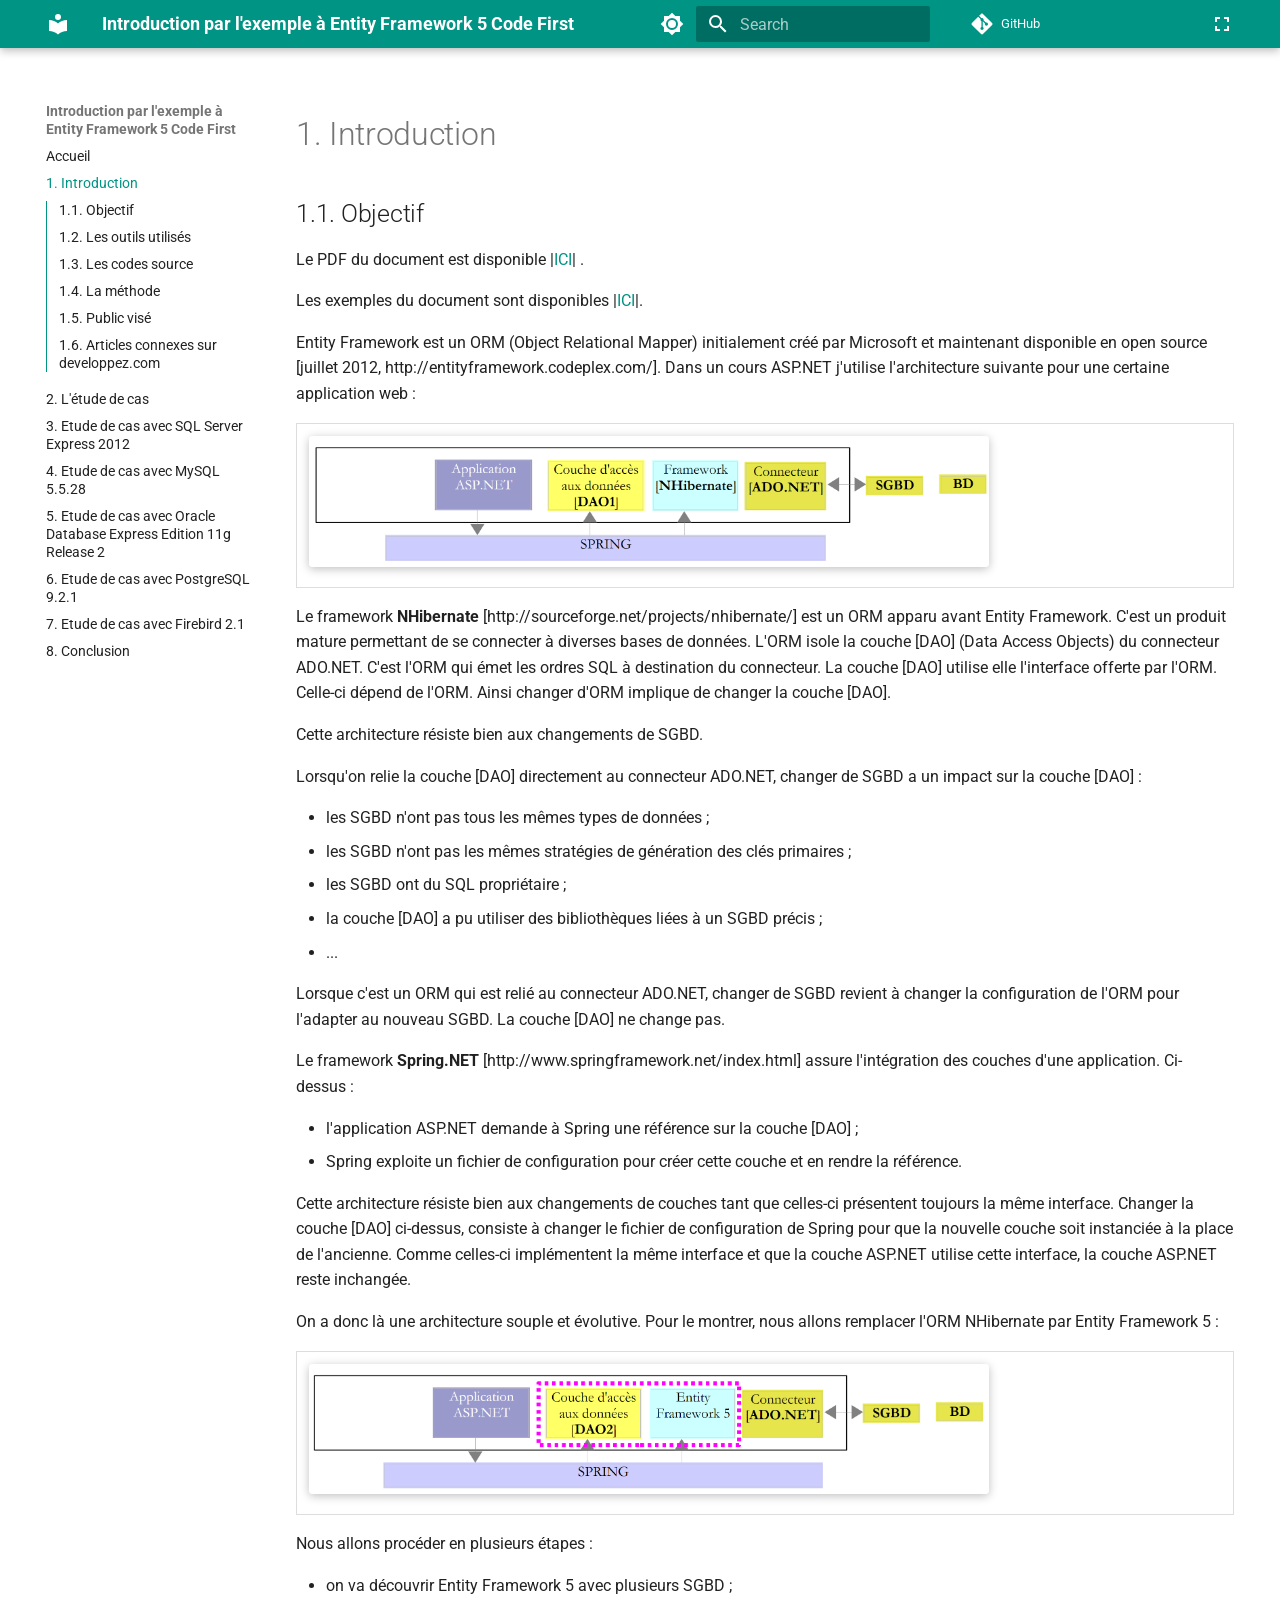
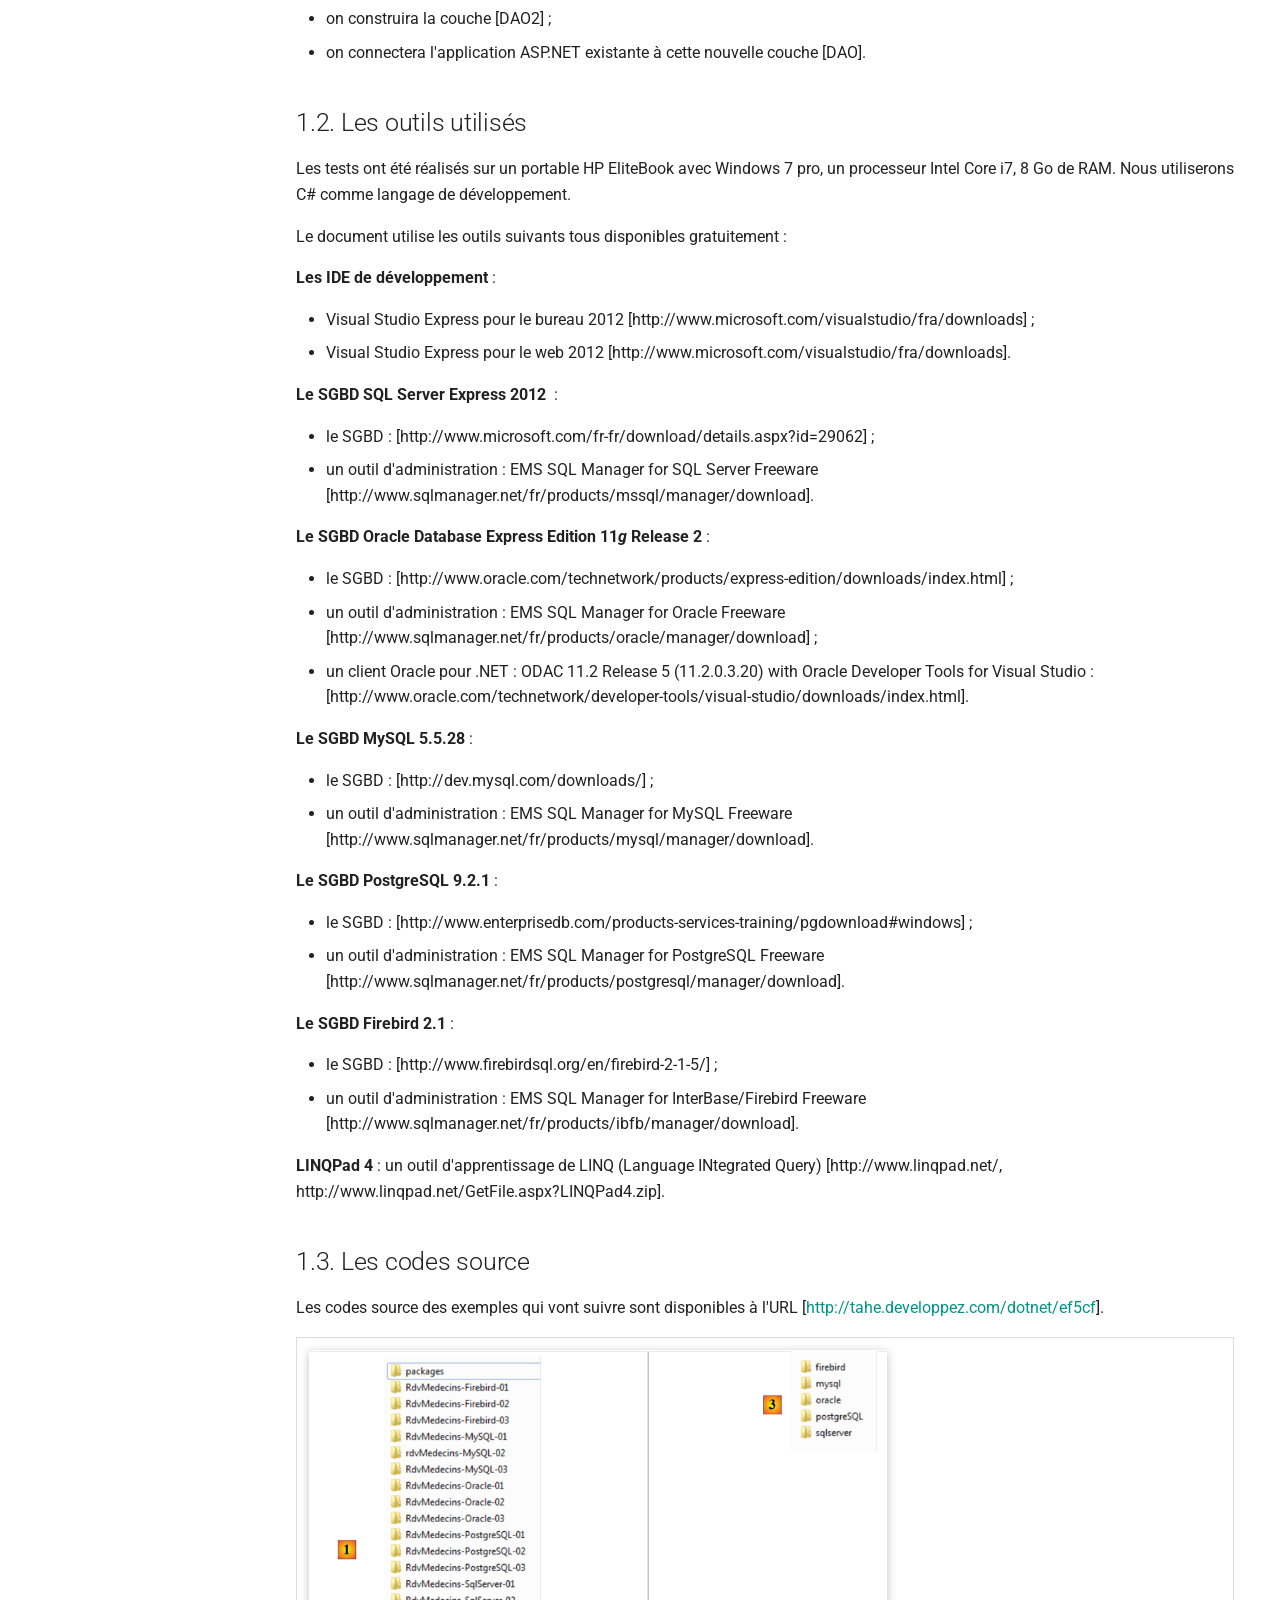
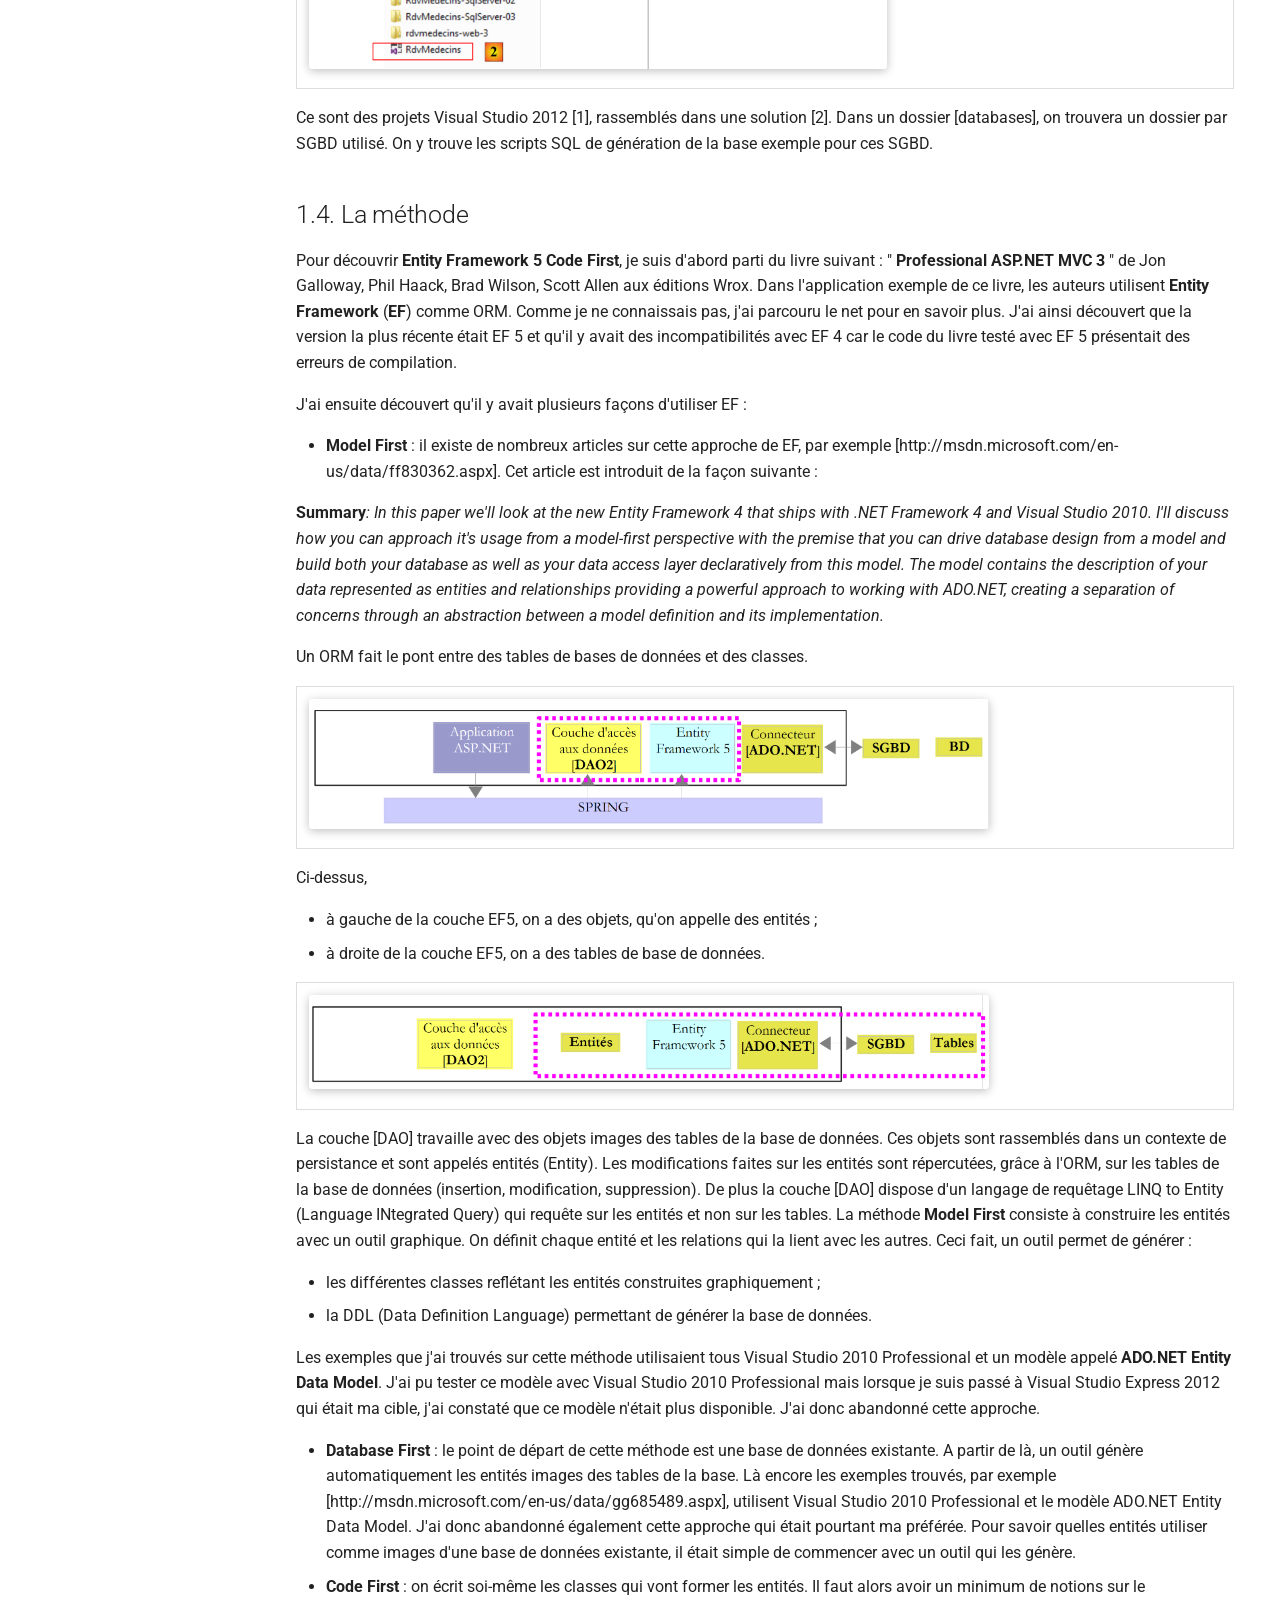
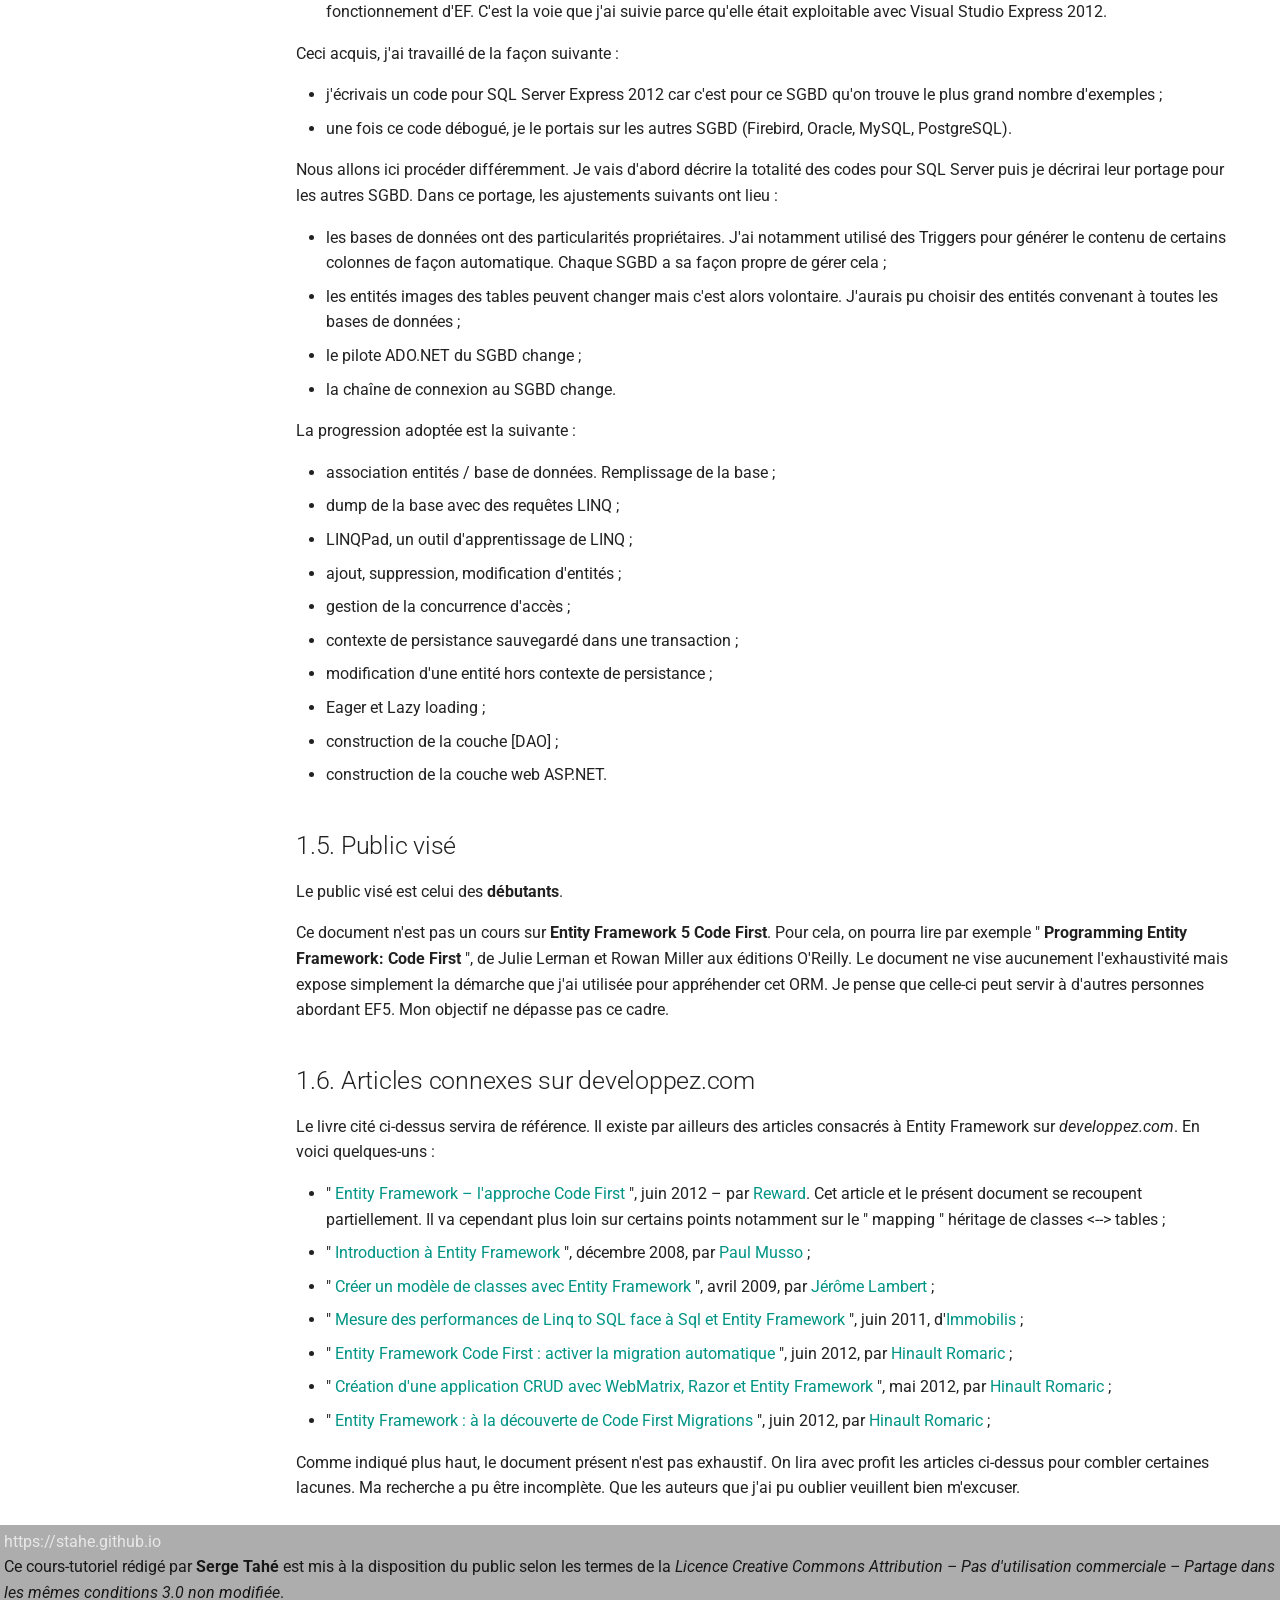
<file: introduction.html>
<!doctype html>
<html lang="en" class="no-js">
  <head>
    
      <meta charset="utf-8">
      <meta name="viewport" content="width=device-width,initial-scale=1">
      
        <meta name="description" content="Introduction par l'exemple à Entity Framework 5 Code First">
      
      
        <meta name="author" content="Serge Tahé">
      
      
        <link rel="canonical" href="https://stahe.github.io/ef5cf-oct-2012/introduction.html">
      
      
        <link rel="prev" href="index.html">
      
      
        <link rel="next" href="letude-de-cas.html">
      
      
        
      
      
      <link rel="icon" href="assets/images/favicon.png">
      <meta name="generator" content="mkdocs-1.6.1, mkdocs-material-9.7.0">
    
    
      
        <title>1. Introduction - Introduction par l'exemple à Entity Framework 5 Code First</title>
      
    
    
      <link rel="stylesheet" href="assets/stylesheets/main.618322db.min.css">
      
        
        <link rel="stylesheet" href="assets/stylesheets/palette.ab4e12ef.min.css">
      
      


    
    
      
    
    
      
        
        
        <link rel="preconnect" href="https://fonts.gstatic.com" crossorigin>
        <link rel="stylesheet" href="https://fonts.googleapis.com/css?family=Roboto:300,300i,400,400i,700,700i%7CRoboto+Mono:400,400i,700,700i&display=fallback">
        <style>:root{--md-text-font:"Roboto";--md-code-font:"Roboto Mono"}</style>
      
    
    
      <link rel="stylesheet" href="stylesheets/focus.css">
    
    <script>__md_scope=new URL(".",location),__md_hash=e=>[...e].reduce(((e,_)=>(e<<5)-e+_.charCodeAt(0)),0),__md_get=(e,_=localStorage,t=__md_scope)=>JSON.parse(_.getItem(t.pathname+"."+e)),__md_set=(e,_,t=localStorage,a=__md_scope)=>{try{t.setItem(a.pathname+"."+e,JSON.stringify(_))}catch(e){}}</script>
    
      
  <script async src="https://www.googletagmanager.com/gtag/js?id=G-EBZC3JVJNR"></script>
  <script>
    window.dataLayer = window.dataLayer || [];
    function gtag(){dataLayer.push(arguments);}
    gtag('js', new Date());
    var siteName = "Introduction par l'exemple à Entity Framework 5 Code First";
    gtag('config', 'G-EBZC3JVJNR', {
        'page_title': siteName
    });
  </script>

    
    
  </head>
  
  
    
    
      
    
    
    
    
    <body dir="ltr" data-md-color-scheme="default" data-md-color-primary="teal" data-md-color-accent="purple">
  
    
    <input class="md-toggle" data-md-toggle="drawer" type="checkbox" id="__drawer" autocomplete="off">
    <input class="md-toggle" data-md-toggle="search" type="checkbox" id="__search" autocomplete="off">
    <label class="md-overlay" for="__drawer"></label>
    <div data-md-component="skip">
      
        
        <a href="#1-introduction" class="md-skip">
          Skip to content
        </a>
      
    </div>
    <div data-md-component="announce">
      
    </div>
    
    
      

  

<header class="md-header md-header--shadow" data-md-component="header">
  <nav class="md-header__inner md-grid" aria-label="Header">
    <a href="index.html" title="Introduction par l&#39;exemple à Entity Framework 5 Code First" class="md-header__button md-logo" aria-label="Introduction par l'exemple à Entity Framework 5 Code First" data-md-component="logo">
      
  
  <svg xmlns="http://www.w3.org/2000/svg" viewBox="0 0 24 24"><path d="M12 8a3 3 0 0 0 3-3 3 3 0 0 0-3-3 3 3 0 0 0-3 3 3 3 0 0 0 3 3m0 3.54C9.64 9.35 6.5 8 3 8v11c3.5 0 6.64 1.35 9 3.54 2.36-2.19 5.5-3.54 9-3.54V8c-3.5 0-6.64 1.35-9 3.54"/></svg>

    </a>
    <label class="md-header__button md-icon" for="__drawer">
      
      <svg xmlns="http://www.w3.org/2000/svg" viewBox="0 0 24 24"><path d="M3 6h18v2H3zm0 5h18v2H3zm0 5h18v2H3z"/></svg>
    </label>
    <div class="md-header__title" data-md-component="header-title">
      <div class="md-header__ellipsis">
        <div class="md-header__topic">
          <span class="md-ellipsis">
            Introduction par l'exemple à Entity Framework 5 Code First
          </span>
        </div>
        <div class="md-header__topic" data-md-component="header-topic">
          <span class="md-ellipsis">
            
              1. Introduction
            
          </span>
        </div>
      </div>
    </div>
    
      
        <form class="md-header__option" data-md-component="palette">
  
    
    
    
    <input class="md-option" data-md-color-media="(prefers-color-scheme: light)" data-md-color-scheme="default" data-md-color-primary="teal" data-md-color-accent="purple"  aria-label="Passer en mode sombre"  type="radio" name="__palette" id="__palette_0">
    
      <label class="md-header__button md-icon" title="Passer en mode sombre" for="__palette_1" hidden>
        <svg xmlns="http://www.w3.org/2000/svg" viewBox="0 0 24 24"><path d="M12 8a4 4 0 0 0-4 4 4 4 0 0 0 4 4 4 4 0 0 0 4-4 4 4 0 0 0-4-4m0 10a6 6 0 0 1-6-6 6 6 0 0 1 6-6 6 6 0 0 1 6 6 6 6 0 0 1-6 6m8-9.31V4h-4.69L12 .69 8.69 4H4v4.69L.69 12 4 15.31V20h4.69L12 23.31 15.31 20H20v-4.69L23.31 12z"/></svg>
      </label>
    
  
    
    
    
    <input class="md-option" data-md-color-media="(prefers-color-scheme: dark)" data-md-color-scheme="slate" data-md-color-primary="teal" data-md-color-accent="purple"  aria-label="Passer en mode clair"  type="radio" name="__palette" id="__palette_1">
    
      <label class="md-header__button md-icon" title="Passer en mode clair" for="__palette_0" hidden>
        <svg xmlns="http://www.w3.org/2000/svg" viewBox="0 0 24 24"><path d="M12 18c-.89 0-1.74-.2-2.5-.55C11.56 16.5 13 14.42 13 12s-1.44-4.5-3.5-5.45C10.26 6.2 11.11 6 12 6a6 6 0 0 1 6 6 6 6 0 0 1-6 6m8-9.31V4h-4.69L12 .69 8.69 4H4v4.69L.69 12 4 15.31V20h4.69L12 23.31 15.31 20H20v-4.69L23.31 12z"/></svg>
      </label>
    
  
</form>
      
    
    
      <script>var palette=__md_get("__palette");if(palette&&palette.color){if("(prefers-color-scheme)"===palette.color.media){var media=matchMedia("(prefers-color-scheme: light)"),input=document.querySelector(media.matches?"[data-md-color-media='(prefers-color-scheme: light)']":"[data-md-color-media='(prefers-color-scheme: dark)']");palette.color.media=input.getAttribute("data-md-color-media"),palette.color.scheme=input.getAttribute("data-md-color-scheme"),palette.color.primary=input.getAttribute("data-md-color-primary"),palette.color.accent=input.getAttribute("data-md-color-accent")}for(var[key,value]of Object.entries(palette.color))document.body.setAttribute("data-md-color-"+key,value)}</script>
    
    
    
      
      
        <label class="md-header__button md-icon" for="__search">
          
          <svg xmlns="http://www.w3.org/2000/svg" viewBox="0 0 24 24"><path d="M9.5 3A6.5 6.5 0 0 1 16 9.5c0 1.61-.59 3.09-1.56 4.23l.27.27h.79l5 5-1.5 1.5-5-5v-.79l-.27-.27A6.52 6.52 0 0 1 9.5 16 6.5 6.5 0 0 1 3 9.5 6.5 6.5 0 0 1 9.5 3m0 2C7 5 5 7 5 9.5S7 14 9.5 14 14 12 14 9.5 12 5 9.5 5"/></svg>
        </label>
        <div class="md-search" data-md-component="search" role="dialog">
  <label class="md-search__overlay" for="__search"></label>
  <div class="md-search__inner" role="search">
    <form class="md-search__form" name="search">
      <input type="text" class="md-search__input" name="query" aria-label="Search" placeholder="Search" autocapitalize="off" autocorrect="off" autocomplete="off" spellcheck="false" data-md-component="search-query" required>
      <label class="md-search__icon md-icon" for="__search">
        
        <svg xmlns="http://www.w3.org/2000/svg" viewBox="0 0 24 24"><path d="M9.5 3A6.5 6.5 0 0 1 16 9.5c0 1.61-.59 3.09-1.56 4.23l.27.27h.79l5 5-1.5 1.5-5-5v-.79l-.27-.27A6.52 6.52 0 0 1 9.5 16 6.5 6.5 0 0 1 3 9.5 6.5 6.5 0 0 1 9.5 3m0 2C7 5 5 7 5 9.5S7 14 9.5 14 14 12 14 9.5 12 5 9.5 5"/></svg>
        
        <svg xmlns="http://www.w3.org/2000/svg" viewBox="0 0 24 24"><path d="M20 11v2H8l5.5 5.5-1.42 1.42L4.16 12l7.92-7.92L13.5 5.5 8 11z"/></svg>
      </label>
      <nav class="md-search__options" aria-label="Search">
        
        <button type="reset" class="md-search__icon md-icon" title="Clear" aria-label="Clear" tabindex="-1">
          
          <svg xmlns="http://www.w3.org/2000/svg" viewBox="0 0 24 24"><path d="M19 6.41 17.59 5 12 10.59 6.41 5 5 6.41 10.59 12 5 17.59 6.41 19 12 13.41 17.59 19 19 17.59 13.41 12z"/></svg>
        </button>
      </nav>
      
    </form>
    <div class="md-search__output">
      <div class="md-search__scrollwrap" tabindex="0" data-md-scrollfix>
        <div class="md-search-result" data-md-component="search-result">
          <div class="md-search-result__meta">
            Initializing search
          </div>
          <ol class="md-search-result__list" role="presentation"></ol>
        </div>
      </div>
    </div>
  </div>
</div>
      
    
    
      <div class="md-header__source">
        <a href="https://stahe.github.io/ef5cf-oct-2012" title="Go to repository" class="md-source" data-md-component="source">
  <div class="md-source__icon md-icon">
    
    <svg xmlns="http://www.w3.org/2000/svg" viewBox="0 0 448 512"><!--! Font Awesome Free 7.1.0 by @fontawesome - https://fontawesome.com License - https://fontawesome.com/license/free (Icons: CC BY 4.0, Fonts: SIL OFL 1.1, Code: MIT License) Copyright 2025 Fonticons, Inc.--><path d="M439.6 236.1 244 40.5c-5.4-5.5-12.8-8.5-20.4-8.5s-15 3-20.4 8.4L162.5 81l51.5 51.5c27.1-9.1 52.7 16.8 43.4 43.7l49.7 49.7c34.2-11.8 61.2 31 35.5 56.7-26.5 26.5-70.2-2.9-56-37.3L240.3 199v121.9c25.3 12.5 22.3 41.8 9.1 55-6.4 6.4-15.2 10.1-24.3 10.1s-17.8-3.6-24.3-10.1c-17.6-17.6-11.1-46.9 11.2-56v-123c-20.8-8.5-24.6-30.7-18.6-45L142.6 101 8.5 235.1C3 240.6 0 247.9 0 255.5s3 15 8.5 20.4l195.6 195.7c5.4 5.4 12.7 8.4 20.4 8.4s15-3 20.4-8.4l194.7-194.7c5.4-5.4 8.4-12.8 8.4-20.4s-3-15-8.4-20.4"/></svg>
  </div>
  <div class="md-source__repository">
    GitHub
  </div>
</a>
      </div>
    
  </nav>
  
</header>
    
    <div class="md-container" data-md-component="container">
      
      
        
          
        
      
      <main class="md-main" data-md-component="main">
        <div class="md-main__inner md-grid">
          
            
              
              <div class="md-sidebar md-sidebar--primary" data-md-component="sidebar" data-md-type="navigation" >
                <div class="md-sidebar__scrollwrap">
                  <div class="md-sidebar__inner">
                    



  

<nav class="md-nav md-nav--primary md-nav--integrated" aria-label="Navigation" data-md-level="0">
  <label class="md-nav__title" for="__drawer">
    <a href="index.html" title="Introduction par l&#39;exemple à Entity Framework 5 Code First" class="md-nav__button md-logo" aria-label="Introduction par l'exemple à Entity Framework 5 Code First" data-md-component="logo">
      
  
  <svg xmlns="http://www.w3.org/2000/svg" viewBox="0 0 24 24"><path d="M12 8a3 3 0 0 0 3-3 3 3 0 0 0-3-3 3 3 0 0 0-3 3 3 3 0 0 0 3 3m0 3.54C9.64 9.35 6.5 8 3 8v11c3.5 0 6.64 1.35 9 3.54 2.36-2.19 5.5-3.54 9-3.54V8c-3.5 0-6.64 1.35-9 3.54"/></svg>

    </a>
    Introduction par l'exemple à Entity Framework 5 Code First
  </label>
  
    <div class="md-nav__source">
      <a href="https://stahe.github.io/ef5cf-oct-2012" title="Go to repository" class="md-source" data-md-component="source">
  <div class="md-source__icon md-icon">
    
    <svg xmlns="http://www.w3.org/2000/svg" viewBox="0 0 448 512"><!--! Font Awesome Free 7.1.0 by @fontawesome - https://fontawesome.com License - https://fontawesome.com/license/free (Icons: CC BY 4.0, Fonts: SIL OFL 1.1, Code: MIT License) Copyright 2025 Fonticons, Inc.--><path d="M439.6 236.1 244 40.5c-5.4-5.5-12.8-8.5-20.4-8.5s-15 3-20.4 8.4L162.5 81l51.5 51.5c27.1-9.1 52.7 16.8 43.4 43.7l49.7 49.7c34.2-11.8 61.2 31 35.5 56.7-26.5 26.5-70.2-2.9-56-37.3L240.3 199v121.9c25.3 12.5 22.3 41.8 9.1 55-6.4 6.4-15.2 10.1-24.3 10.1s-17.8-3.6-24.3-10.1c-17.6-17.6-11.1-46.9 11.2-56v-123c-20.8-8.5-24.6-30.7-18.6-45L142.6 101 8.5 235.1C3 240.6 0 247.9 0 255.5s3 15 8.5 20.4l195.6 195.7c5.4 5.4 12.7 8.4 20.4 8.4s15-3 20.4-8.4l194.7-194.7c5.4-5.4 8.4-12.8 8.4-20.4s-3-15-8.4-20.4"/></svg>
  </div>
  <div class="md-source__repository">
    GitHub
  </div>
</a>
    </div>
  
  <ul class="md-nav__list" data-md-scrollfix>
    
      
      
  
  
  
  
    <li class="md-nav__item">
      <a href="index.html" class="md-nav__link">
        
  
  
  <span class="md-ellipsis">
    
  
    Accueil
  

    
  </span>
  
  

      </a>
    </li>
  

    
      
      
  
  
    
  
  
  
    <li class="md-nav__item md-nav__item--active">
      
      <input class="md-nav__toggle md-toggle" type="checkbox" id="__toc">
      
      
        
      
      
        <label class="md-nav__link md-nav__link--active" for="__toc">
          
  
  
  <span class="md-ellipsis">
    
  
    1. Introduction
  

    
  </span>
  
  

          <span class="md-nav__icon md-icon"></span>
        </label>
      
      <a href="introduction.html" class="md-nav__link md-nav__link--active">
        
  
  
  <span class="md-ellipsis">
    
  
    1. Introduction
  

    
  </span>
  
  

      </a>
      
        

<nav class="md-nav md-nav--secondary" aria-label="Table of contents">
  
  
  
    
  
  
    <label class="md-nav__title" for="__toc">
      <span class="md-nav__icon md-icon"></span>
      Table of contents
    </label>
    <ul class="md-nav__list" data-md-component="toc" data-md-scrollfix>
      
        <li class="md-nav__item">
  <a href="#11-objectif" class="md-nav__link">
    <span class="md-ellipsis">
      
        1.1. Objectif
      
    </span>
  </a>
  
</li>
      
        <li class="md-nav__item">
  <a href="#12-les-outils-utilises" class="md-nav__link">
    <span class="md-ellipsis">
      
        1.2. Les outils utilisés
      
    </span>
  </a>
  
</li>
      
        <li class="md-nav__item">
  <a href="#13-les-codes-source" class="md-nav__link">
    <span class="md-ellipsis">
      
        1.3. Les codes source
      
    </span>
  </a>
  
</li>
      
        <li class="md-nav__item">
  <a href="#14-la-methode" class="md-nav__link">
    <span class="md-ellipsis">
      
        1.4. La méthode
      
    </span>
  </a>
  
</li>
      
        <li class="md-nav__item">
  <a href="#15-public-vise" class="md-nav__link">
    <span class="md-ellipsis">
      
        1.5. Public visé
      
    </span>
  </a>
  
</li>
      
        <li class="md-nav__item">
  <a href="#16-articles-connexes-sur-developpezcom" class="md-nav__link">
    <span class="md-ellipsis">
      
        1.6. Articles connexes sur developpez.com
      
    </span>
  </a>
  
</li>
      
    </ul>
  
</nav>
      
    </li>
  

    
      
      
  
  
  
  
    <li class="md-nav__item">
      <a href="letude-de-cas.html" class="md-nav__link">
        
  
  
  <span class="md-ellipsis">
    
  
    2. L'étude de cas
  

    
  </span>
  
  

      </a>
    </li>
  

    
      
      
  
  
  
  
    <li class="md-nav__item">
      <a href="etude-de-cas-avec-sql-server-express-2012.html" class="md-nav__link">
        
  
  
  <span class="md-ellipsis">
    
  
    3. Etude de cas avec SQL Server Express 2012
  

    
  </span>
  
  

      </a>
    </li>
  

    
      
      
  
  
  
  
    <li class="md-nav__item">
      <a href="etude-de-cas-avec-mysql-5528.html" class="md-nav__link">
        
  
  
  <span class="md-ellipsis">
    
  
    4. Etude de cas avec MySQL 5.5.28
  

    
  </span>
  
  

      </a>
    </li>
  

    
      
      
  
  
  
  
    <li class="md-nav__item">
      <a href="etude-de-cas-avec--oracle-database-express-edition-11g-release-2.html" class="md-nav__link">
        
  
  
  <span class="md-ellipsis">
    
  
    5. Etude de cas avec  Oracle Database Express Edition 11g Release 2
  

    
  </span>
  
  

      </a>
    </li>
  

    
      
      
  
  
  
  
    <li class="md-nav__item">
      <a href="etude-de-cas-avec--postgresql-921.html" class="md-nav__link">
        
  
  
  <span class="md-ellipsis">
    
  
    6. Etude de cas avec  PostgreSQL 9.2.1
  

    
  </span>
  
  

      </a>
    </li>
  

    
      
      
  
  
  
  
    <li class="md-nav__item">
      <a href="etude-de-cas-avec--firebird-21.html" class="md-nav__link">
        
  
  
  <span class="md-ellipsis">
    
  
    7. Etude de cas avec  Firebird 2.1
  

    
  </span>
  
  

      </a>
    </li>
  

    
      
      
  
  
  
  
    <li class="md-nav__item">
      <a href="conclusion.html" class="md-nav__link">
        
  
  
  <span class="md-ellipsis">
    
  
    8. Conclusion
  

    
  </span>
  
  

      </a>
    </li>
  

    
  </ul>
</nav>
                  </div>
                </div>
              </div>
            
            
          
          
            <div class="md-content" data-md-component="content">
              
              <article class="md-content__inner md-typeset">
                
                  



<p><a id="refheading39705804107930"></a></p>
<h1 id="1-introduction">1. Introduction</h1>
<p><a id="refheading39707804107930"></a></p>
<h2 id="11-objectif">1.1. Objectif</h2>
<p>Le PDF du document est disponible |<a href="https://1drv.ms/b/c/f53a919f43d27eb5/IQCmeVgTQlXwQ6t033XhNE1JAVe5I8-beJR7ET85dVxm4D0?e=5mVSoD">ICI</a>| .</p>
<p>Les exemples du document sont disponibles |<a href="https://1drv.ms/u/c/f53a919f43d27eb5/IQA344nuzMpNRIgz2_KIs-hJAahtX594ypVZCAsY8Fxt4R8?e=jjzQtF">ICI</a>|.</p>
<p>Entity Framework est un ORM (Object Relational Mapper) initialement créé par Microsoft et maintenant disponible en open source [juillet 2012, http://entityframework.codeplex.com/]. Dans un cours ASP.NET j&#x27;utilise l&#x27;architecture suivante pour une certaine application web :</p>
<table class="odt-table" style="border-collapse: collapse; width: 100%; margin-bottom: 1em;"><tr><td style="border: 1px solid #ddd; padding: 8px; vertical-align: top;"><img src="images/10000000000007D200000183315F4E40.png" width="680" height="131" style="display:inline-block; margin:4px;width:17.999cm;height:3.478cm;" class="odt-zoomable" data-zoom-src="images/10000000000007D200000183315F4E40.png" /></td></tr></table>

<p>Le framework <strong>NHibernate</strong> [http://sourceforge.net/projects/nhibernate/] est un ORM apparu avant Entity Framework. C&#x27;est un produit mature permettant de se connecter à diverses bases de données. L&#x27;ORM isole la couche [DAO] (Data Access Objects) du connecteur ADO.NET. C&#x27;est l&#x27;ORM qui émet les ordres SQL à destination du connecteur. La couche [DAO] utilise elle l&#x27;interface offerte par l&#x27;ORM. Celle-ci dépend de l&#x27;ORM. Ainsi changer d&#x27;ORM implique de changer la couche [DAO].</p>
<p>Cette architecture résiste bien aux changements de SGBD.</p>
<p>Lorsqu&#x27;on relie la couche [DAO] directement au connecteur ADO.NET, changer de SGBD a un impact sur la couche [DAO] :</p>
<ul>
<li>les SGBD n&#x27;ont pas tous les mêmes types de données ;</li>
<li>les SGBD n&#x27;ont pas les mêmes stratégies de génération des clés primaires ;</li>
<li>les SGBD ont du SQL propriétaire ;</li>
<li>la couche [DAO] a pu utiliser des bibliothèques liées à un SGBD précis ;</li>
<li>...</li>
</ul>
<p>Lorsque c&#x27;est un ORM qui est relié au connecteur ADO.NET, changer de SGBD revient à changer la configuration de l&#x27;ORM pour l&#x27;adapter au nouveau SGBD. La couche [DAO] ne change pas.</p>
<p>Le framework <strong>Spring.NET</strong> [http://www.springframework.net/index.html] assure l&#x27;intégration des couches d&#x27;une application. Ci-dessus : </p>
<ul>
<li>l&#x27;application ASP.NET demande à Spring une référence sur la couche [DAO] ;</li>
<li>Spring exploite un fichier de configuration pour créer cette couche et en rendre la référence.</li>
</ul>
<p>Cette architecture résiste bien aux changements de couches tant que celles-ci présentent toujours la même interface. Changer la couche [DAO] ci-dessus, consiste à changer le fichier de configuration de Spring pour que la nouvelle couche soit instanciée à la place de l&#x27;ancienne. Comme celles-ci implémentent la même interface et que la couche ASP.NET utilise cette interface, la couche ASP.NET reste inchangée.</p>
<p>On a donc là une architecture souple et évolutive. Pour le montrer, nous allons remplacer l&#x27;ORM NHibernate par Entity Framework 5 :</p>
<table class="odt-table" style="border-collapse: collapse; width: 100%; margin-bottom: 1em;"><tr><td style="border: 1px solid #ddd; padding: 8px; vertical-align: top;"><img src="images/10000000000007D7000001825B1CF7DD.png" width="680" height="131" style="display:inline-block; margin:4px;width:17.999cm;height:3.461cm;" class="odt-zoomable" data-zoom-src="images/10000000000007D7000001825B1CF7DD.png" /></td></tr></table>

<p>Nous allons procéder en plusieurs étapes :</p>
<ul>
<li>on va découvrir Entity Framework 5 avec plusieurs SGBD ;</li>
<li>on construira la couche [DAO2] ;</li>
<li>on connectera l&#x27;application ASP.NET existante à cette nouvelle couche [DAO].</li>
</ul>
<p><a id="outils"></a>
<a id="refheading39709804107930"></a></p>
<h2 id="12-les-outils-utilises">1.2. Les outils utilisés</h2>
<p>Les tests ont été réalisés sur un portable HP EliteBook avec Windows 7 pro, un processeur Intel Core i7, 8 Go de RAM. Nous utiliserons C# comme langage de développement.</p>
<p>Le document utilise les outils suivants tous disponibles gratuitement :</p>
<p><strong>Les IDE de développement</strong> :</p>
<ul>
<li>Visual Studio Express pour le bureau 2012 [http://www.microsoft.com/visualstudio/fra/downloads] ;</li>
<li>Visual Studio Express pour le web 2012 [http://www.microsoft.com/visualstudio/fra/downloads].</li>
</ul>
<p><strong>Le SGBD SQL Server Express 2012</strong>  :</p>
<ul>
<li>le SGBD : [http://www.microsoft.com/fr-fr/download/details.aspx?id=29062] ;</li>
<li>un outil d&#x27;administration : EMS SQL Manager for SQL Server Freeware [http://www.sqlmanager.net/fr/products/mssql/manager/download].</li>
</ul>
<p><strong>Le SGBD Oracle Database Express Edition 11</strong><strong><em>g</em></strong> <strong>Release 2</strong> :</p>
<ul>
<li>le SGBD : [http://www.oracle.com/technetwork/products/express-edition/downloads/index.html] ;</li>
<li>un outil d&#x27;administration : EMS SQL Manager for Oracle Freeware [http://www.sqlmanager.net/fr/products/oracle/manager/download] ;</li>
<li>un client Oracle pour .NET : ODAC 11.2 Release 5 (11.2.0.3.20) with Oracle Developer Tools for Visual Studio : [http://www.oracle.com/technetwork/developer-tools/visual-studio/downloads/index.html].</li>
</ul>
<p><strong>Le SGBD MySQL 5.5.28</strong> :</p>
<ul>
<li>le SGBD : [http://dev.mysql.com/downloads/] ;</li>
<li>un outil d&#x27;administration : EMS SQL Manager for MySQL Freeware [http://www.sqlmanager.net/fr/products/mysql/manager/download].</li>
</ul>
<p><strong>Le SGBD PostgreSQL 9.2.1</strong> :</p>
<ul>
<li>le SGBD : [http://www.enterprisedb.com/products-services-training/pgdownload#windows] ;</li>
<li>un outil d&#x27;administration : EMS SQL Manager for PostgreSQL Freeware [http://www.sqlmanager.net/fr/products/postgresql/manager/download].</li>
</ul>
<p><strong>Le SGBD Firebird 2.1</strong> :</p>
<ul>
<li>le SGBD : [http://www.firebirdsql.org/en/firebird-2-1-5/] ;</li>
<li>un outil d&#x27;administration : EMS SQL Manager for InterBase/Firebird Freeware [http://www.sqlmanager.net/fr/products/ibfb/manager/download].</li>
</ul>
<p><strong>LINQPad 4</strong> : un outil d&#x27;apprentissage de LINQ (Language INtegrated Query) [http://www.linqpad.net/, http://www.linqpad.net/GetFile.aspx?LINQPad4.zip].</p>
<p><a id="refheading39711804107930"></a></p>
<h2 id="13-les-codes-source">1.3. Les codes source</h2>
<p>Les codes source des exemples qui vont suivre sont disponibles à l&#x27;URL [<a href="http://tahe.developpez.com/dotnet/ef5cf">http://tahe.developpez.com/dotnet/ef5cf</a>].</p>
<table class="odt-table" style="border-collapse: collapse; width: 100%; margin-bottom: 1em;"><tr><td style="border: 1px solid #ddd; padding: 8px; vertical-align: top;"><img src="images/10000000000006740000038FC08B9EA9.png" width="578" height="319" style="display:inline-block; margin:4px;width:15.3cm;height:8.44cm;" class="odt-zoomable" data-zoom-src="images/10000000000006740000038FC08B9EA9.png" /></td></tr></table>

<p>Ce sont des projets Visual Studio 2012 [1], rassemblés dans une solution [2]. Dans un dossier [databases], on trouvera un dossier par SGBD utilisé. On y trouve les scripts SQL de génération de la base exemple pour ces SGBD.</p>
<p><a id="refheading39713804107930"></a></p>
<h2 id="14-la-methode">1.4. La méthode</h2>
<p>Pour découvrir <strong>Entity Framework 5 Code First</strong>, je suis d&#x27;abord parti du livre suivant : &quot; <strong>Professional ASP.NET MVC 3</strong> &quot; de Jon Galloway, Phil Haack, Brad Wilson, Scott Allen aux éditions Wrox. Dans l&#x27;application exemple de ce livre, les auteurs utilisent  <strong>Entity Framework</strong> (<strong>EF</strong>) comme ORM. Comme je ne connaissais pas, j&#x27;ai parcouru le net pour en savoir plus. J&#x27;ai ainsi découvert que la version la plus récente était EF 5 et qu&#x27;il y avait des incompatibilités avec EF 4 car le code du livre testé avec EF 5 présentait des erreurs de compilation.</p>
<p>J&#x27;ai ensuite découvert qu&#x27;il y avait plusieurs façons d&#x27;utiliser EF :</p>
<ul>
<li><strong>Model First</strong> : il existe de nombreux articles sur cette approche de EF, par exemple [http://msdn.microsoft.com/en-us/data/ff830362.aspx]. Cet article est introduit de la façon suivante :</li>
</ul>
<p><strong>Summary</strong><em>: In this paper we&#x27;ll look at the new Entity Framework 4 that ships with .NET Framework 4 and Visual Studio 2010. I&#x27;ll discuss how you can approach it&#x27;s usage from a model-first perspective with the premise that you can drive database design from a model and build both your database as well as your data access layer declaratively from this model. The model contains the description of your data represented as entities and relationships providing a powerful approach to working with ADO.NET, creating a separation of concerns through an abstraction between a model definition and its implementation.</em></p>
<p>Un ORM fait le pont entre des tables de bases de données et des classes.</p>
<table class="odt-table" style="border-collapse: collapse; width: 100%; margin-bottom: 1em;"><tr><td style="border: 1px solid #ddd; padding: 8px; vertical-align: top;"><img src="images/10000000000007DB000001801B234BCE.png" width="680" height="130" style="display:inline-block; margin:4px;width:17.999cm;height:3.436cm;" class="odt-zoomable" data-zoom-src="images/10000000000007DB000001801B234BCE.png" /></td></tr></table>

<p>Ci-dessus,</p>
<ul>
<li>à gauche de la couche EF5, on a des objets, qu&#x27;on appelle des entités ;</li>
<li>à droite de la couche EF5, on a des tables de base de données.</li>
</ul>
<table class="odt-table" style="border-collapse: collapse; width: 100%; margin-bottom: 1em;"><tr><td style="border: 1px solid #ddd; padding: 8px; vertical-align: top;"><img src="images/10000000000007E6000001174D032921.png" width="680" height="94" style="display:inline-block; margin:4px;width:17.999cm;height:2.484cm;" class="odt-zoomable" data-zoom-src="images/10000000000007E6000001174D032921.png" /></td></tr></table>

<p>La couche [DAO] travaille avec des objets images des tables de la base de données. Ces objets sont rassemblés dans un contexte de persistance et sont appelés entités (Entity). Les modifications faites sur les entités sont répercutées, grâce à l&#x27;ORM, sur les tables de la base de données (insertion, modification, suppression). De plus la couche [DAO] dispose d&#x27;un langage de requêtage LINQ to Entity (Language INtegrated Query) qui requête sur les entités et non sur les tables. La méthode <strong>Model First</strong> consiste à construire les entités avec un outil graphique. On définit chaque entité et les relations qui la lient avec les autres. Ceci fait, un outil permet de générer :</p>
<ul>
<li>les différentes classes reflétant les entités construites graphiquement ;</li>
<li>la DDL (Data Definition Language) permettant de générer la base de données.</li>
</ul>
<p>Les exemples que j&#x27;ai trouvés sur cette méthode utilisaient tous Visual Studio 2010 Professional et un modèle appelé <strong>ADO.NET Entity Data Model</strong>. J&#x27;ai pu tester ce modèle avec Visual Studio 2010 Professional mais lorsque je suis passé à Visual Studio Express 2012 qui était ma cible, j&#x27;ai constaté que ce modèle n&#x27;était plus disponible. J&#x27;ai donc abandonné cette approche.</p>
<ul>
<li><strong>Database First</strong> : le point de départ de cette méthode est une base de données existante. A partir de là, un outil génère automatiquement les entités images des tables de la base. Là encore les exemples trouvés, par exemple [http://msdn.microsoft.com/en-us/data/gg685489.aspx], utilisent Visual Studio 2010 Professional et le modèle ADO.NET Entity Data Model. J&#x27;ai donc abandonné également cette approche qui était pourtant ma préférée. Pour savoir quelles entités utiliser comme images d&#x27;une base de données existante, il était simple de commencer avec un outil qui les génère.</li>
<li><strong>Code First</strong> : on écrit soi-même les classes qui vont former les entités. Il faut alors avoir un minimum de notions sur le fonctionnement d&#x27;EF. C&#x27;est la voie que j&#x27;ai suivie parce qu&#x27;elle était exploitable avec Visual Studio Express 2012.</li>
</ul>
<p>Ceci acquis, j&#x27;ai travaillé de la façon suivante :</p>
<ul>
<li>j&#x27;écrivais un code pour SQL Server Express 2012 car c&#x27;est pour ce SGBD qu&#x27;on trouve le plus grand nombre d&#x27;exemples ;</li>
<li>une fois ce code débogué, je le portais sur les autres SGBD (Firebird, Oracle, MySQL, PostgreSQL).</li>
</ul>
<p>Nous allons ici procéder différemment. Je vais d&#x27;abord décrire la totalité des codes pour SQL Server puis je décrirai leur portage pour les autres SGBD. Dans ce portage, les ajustements suivants ont lieu :</p>
<ul>
<li>les bases de données ont des particularités propriétaires. J&#x27;ai notamment utilisé des Triggers pour générer le contenu de certains colonnes de façon automatique. Chaque SGBD a sa façon propre de gérer cela ;</li>
<li>les entités images des tables peuvent changer mais c&#x27;est alors volontaire. J&#x27;aurais pu choisir des entités convenant à toutes les bases de données ;</li>
<li>le pilote ADO.NET du SGBD change ;</li>
<li>la chaîne de connexion au SGBD change.</li>
</ul>
<p>La progression adoptée est la suivante :</p>
<ul>
<li>association entités / base de données. Remplissage de la base ;</li>
<li>dump de la base avec des requêtes LINQ ;</li>
<li>LINQPad, un outil d&#x27;apprentissage de LINQ ;</li>
<li>ajout, suppression, modification d&#x27;entités ;</li>
<li>gestion de la concurrence d&#x27;accès ;</li>
<li>contexte de persistance sauvegardé dans une transaction ;</li>
<li>modification d&#x27;une entité hors contexte de persistance ;</li>
<li>Eager et Lazy loading ;</li>
<li>construction de la couche [DAO] ;</li>
<li>construction de la couche web ASP.NET.</li>
</ul>
<p><a id="refheading39715804107930"></a></p>
<h2 id="15-public-vise">1.5. Public visé</h2>
<p>Le public visé est celui des <strong>débutants</strong>.</p>
<p>Ce document n&#x27;est pas un cours sur <strong>Entity Framework 5 Code First</strong>. Pour cela, on pourra lire par exemple &quot; <strong>Programming Entity Framework: Code First</strong> &quot;, de Julie Lerman et Rowan Miller aux éditions O&#x27;Reilly. Le document ne vise aucunement  l&#x27;exhaustivité mais expose simplement la démarche que j&#x27;ai utilisée pour appréhender cet ORM. Je pense que celle-ci peut servir à d&#x27;autres personnes abordant EF5. Mon objectif ne dépasse pas ce cadre.</p>
<p><a id="refheading39717804107930"></a></p>
<h2 id="16-articles-connexes-sur-developpezcom">1.6. Articles connexes sur developpez.com</h2>
<p>Le livre cité ci-dessus servira de référence. Il existe par ailleurs des articles consacrés à Entity Framework sur <em>developpez.com</em>. En voici quelques-uns :</p>
<ul>
<li>&quot; <a href="http://reward.developpez.com/tutoriels/dotnet/entity-framework/approche-code-first/">Entity Framework – l&#x27;approche Code First</a> &quot;, juin 2012 – par <a href="http://www.developpez.net/forums/u44091/reward/">Reward</a>. Cet article et le présent document se recoupent partiellement. Il va cependant plus loin sur certains points notamment sur le &quot; mapping &quot; héritage de classes &lt;--&gt; tables ;</li>
<li>&quot; <a href="http://pmusso.developpez.com/tutoriels/dotnet/entity-framework/introduction/">Introduction à Entity Framework</a> &quot;, décembre 2008, par <a href="http://pmusso.developpez.com/">Paul Musso</a> ;</li>
<li>&quot; <a href="http://dotnet.developpez.com/mvc/mvc-entity-framework/">Créer un modèle de classes avec Entity Framework</a> &quot;, avril 2009, par <a href="http://dotnet.developpez.com/mvc/mvc-entity-framework/">Jérôme Lambert</a> ;</li>
<li>&quot; <a href="http://immobilis.developpez.com/tutoriels/dotnet/test-performance-acces-donnees-linq-vs-sql-vs-entity-framework/">Mesure des performances de Linq to SQL face à Sql et Entity Framework</a> &quot;, juin 2011, d&#x27;<a href="http://www.developpez.net/forums/u33118/immobilis/">Immobilis</a> ;</li>
<li>&quot; <a href="http://blog.developpez.com/lilroma/p11097/net/entity_framework_code_first_activer_la_m">Entity Framework Code First : activer la migration automatique</a> &quot;, juin 2012, par <a href="http://blog.developpez.com/lilroma/pauthor/HinaultRomaric">Hinault Romaric</a> ;</li>
<li>&quot; <a href="http://rdonfack.developpez.com/tutoriels/dotnet/webmatrix-application-crud-entity-framework/">Création d&#x27;une application CRUD avec WebMatrix, Razor et Entity Framework</a> &quot;, mai 2012, par <a href="http://blog.developpez.com/lilroma/pauthor/HinaultRomaric">Hinault Romaric</a> ;</li>
<li>&quot; <a href="http://rdonfack.developpez.com/tutoriels/dotnet/entity-framework-decouverte-code-first-migrations/codefirstmigrations.pdf">Entity Framework : à la découverte de Code First Migrations</a> &quot;, juin 2012,  par <a href="http://blog.developpez.com/lilroma/pauthor/HinaultRomaric">Hinault Romaric</a> ;</li>
</ul>
<p>Comme indiqué plus haut, le document présent n&#x27;est pas exhaustif. On lira avec profit les articles ci-dessus pour combler certaines lacunes. Ma recherche a pu être incomplète. Que les auteurs que j&#x27;ai pu oublier veuillent bien m&#x27;excuser.</p>









  




                
              </article>
            </div>
          
          
<script>var target=document.getElementById(location.hash.slice(1));target&&target.name&&(target.checked=target.name.startsWith("__tabbed_"))</script>
        </div>
        
          <button type="button" class="md-top md-icon" data-md-component="top" hidden>
  
  <svg xmlns="http://www.w3.org/2000/svg" viewBox="0 0 24 24"><path d="M13 20h-2V8l-5.5 5.5-1.42-1.42L12 4.16l7.92 7.92-1.42 1.42L13 8z"/></svg>
  Back to top
</button>
        
      </main>
      
        
  <div class="md-footer-meta md-typeset">
    <div class="md-footer-meta__inner">

      <div>
        <a href="https://stahe.github.io" target="_blank">
          https://stahe.github.io
        </a>
        <br>
        Ce cours-tutoriel rédigé par <strong>Serge Tahé</strong> est mis à la disposition du public selon les termes de la
        <em>Licence Creative Commons Attribution – Pas d'utilisation commerciale –
        Partage dans les mêmes conditions 3.0 non modifiée</em>.

      </div>

    </div>
  </div>

      
    </div>
    <div class="md-dialog" data-md-component="dialog">
      <div class="md-dialog__inner md-typeset"></div>
    </div>
    
    
    
      
      
      <script id="__config" type="application/json">{"annotate": null, "base": ".", "features": ["navigation.sections", "navigation.indexes", "navigation.expand", "toc.integrate", "navigation.top"], "search": "assets/javascripts/workers/search.7a47a382.min.js", "tags": null, "translations": {"clipboard.copied": "Copied to clipboard", "clipboard.copy": "Copy to clipboard", "search.result.more.one": "1 more on this page", "search.result.more.other": "# more on this page", "search.result.none": "No matching documents", "search.result.one": "1 matching document", "search.result.other": "# matching documents", "search.result.placeholder": "Type to start searching", "search.result.term.missing": "Missing", "select.version": "Select version"}, "version": null}</script>
    
    
      <script src="assets/javascripts/bundle.e71a0d61.min.js"></script>
      
        <script src="javascripts/focus.js"></script>
      
    
  </body>
</html>
</file>
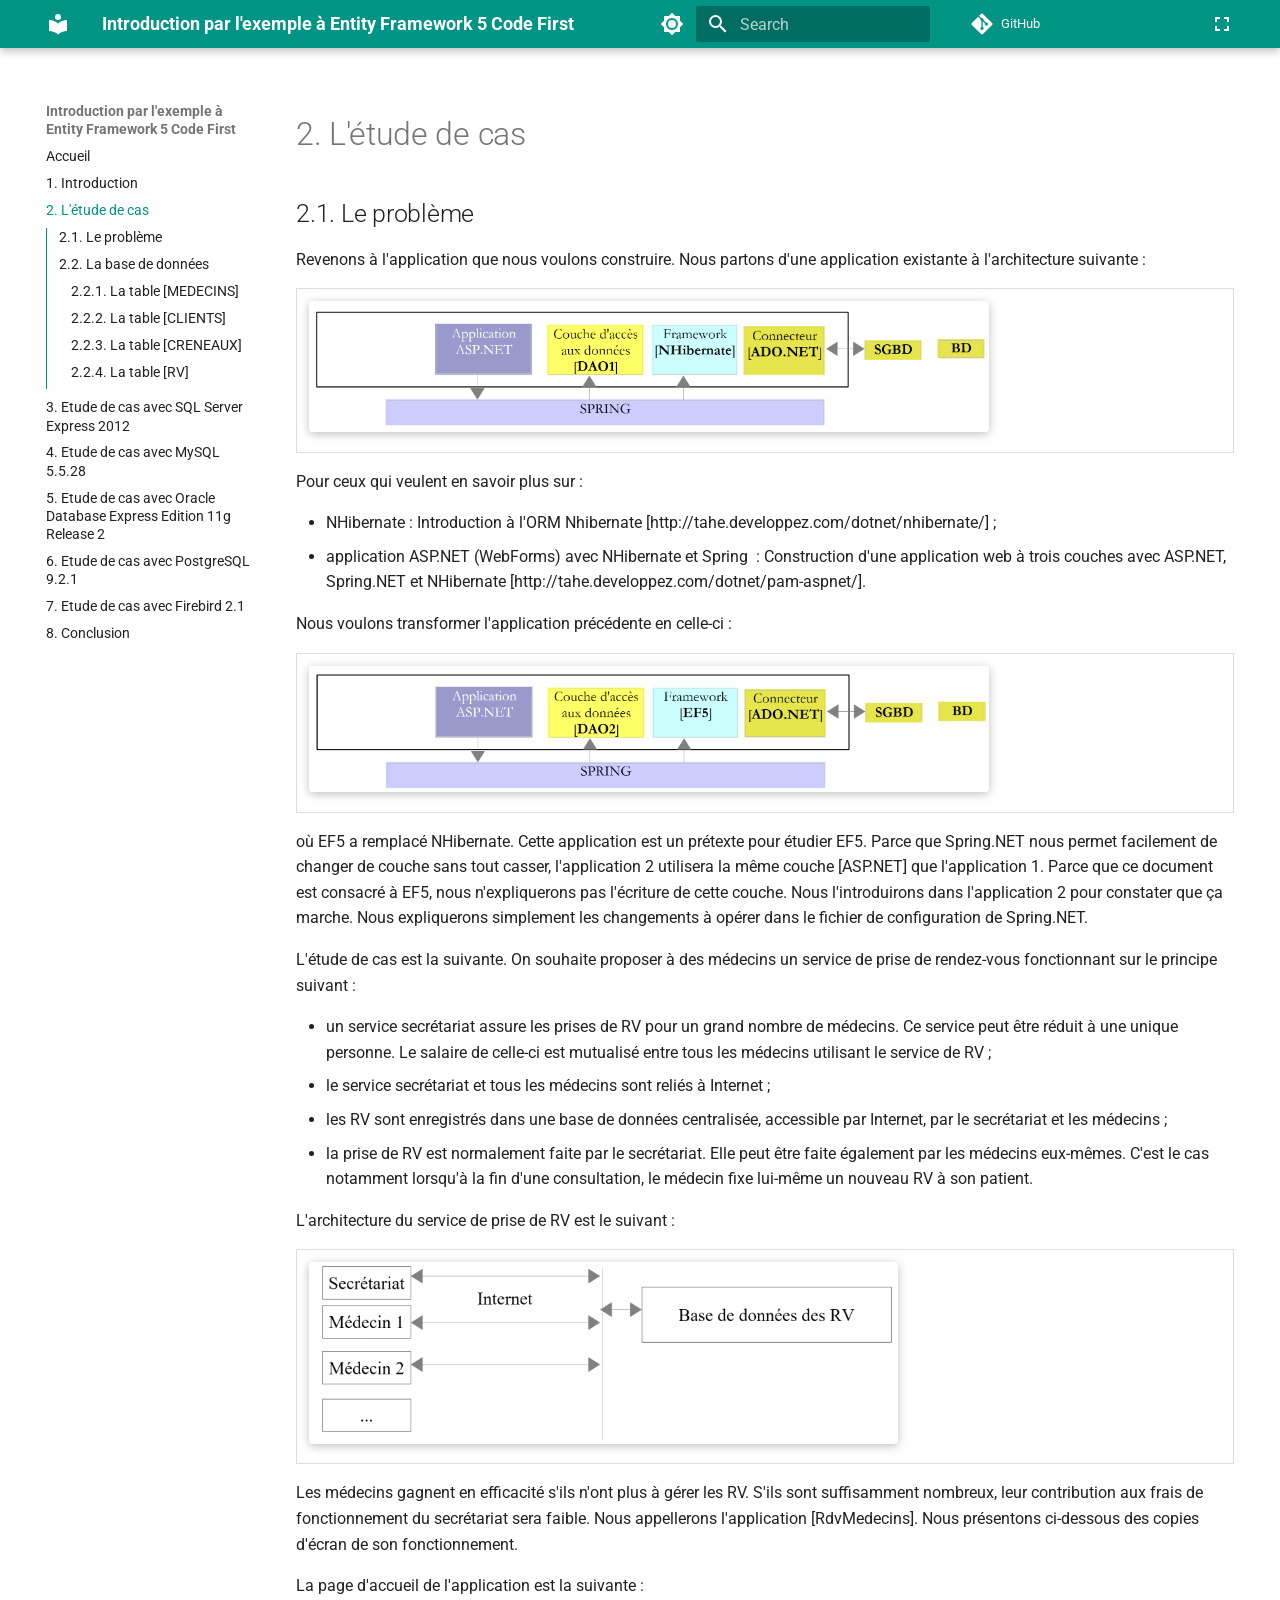
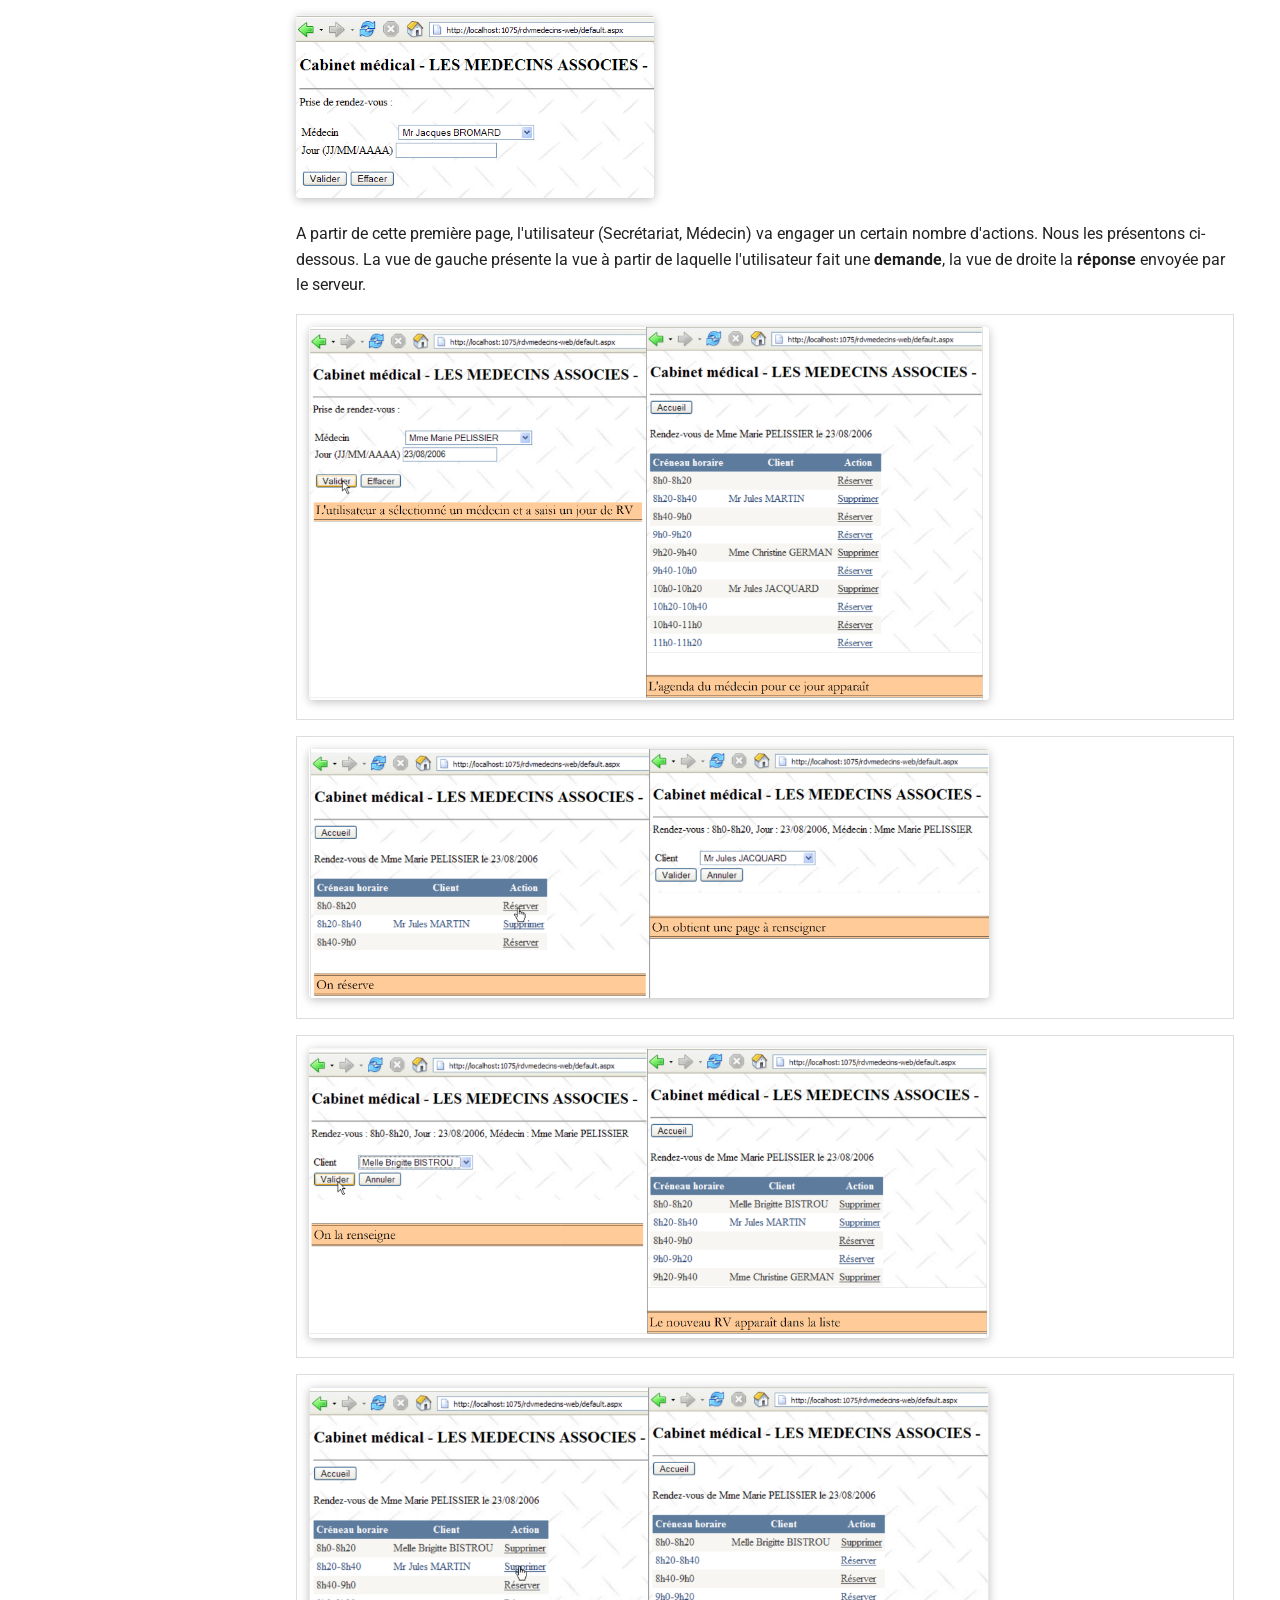
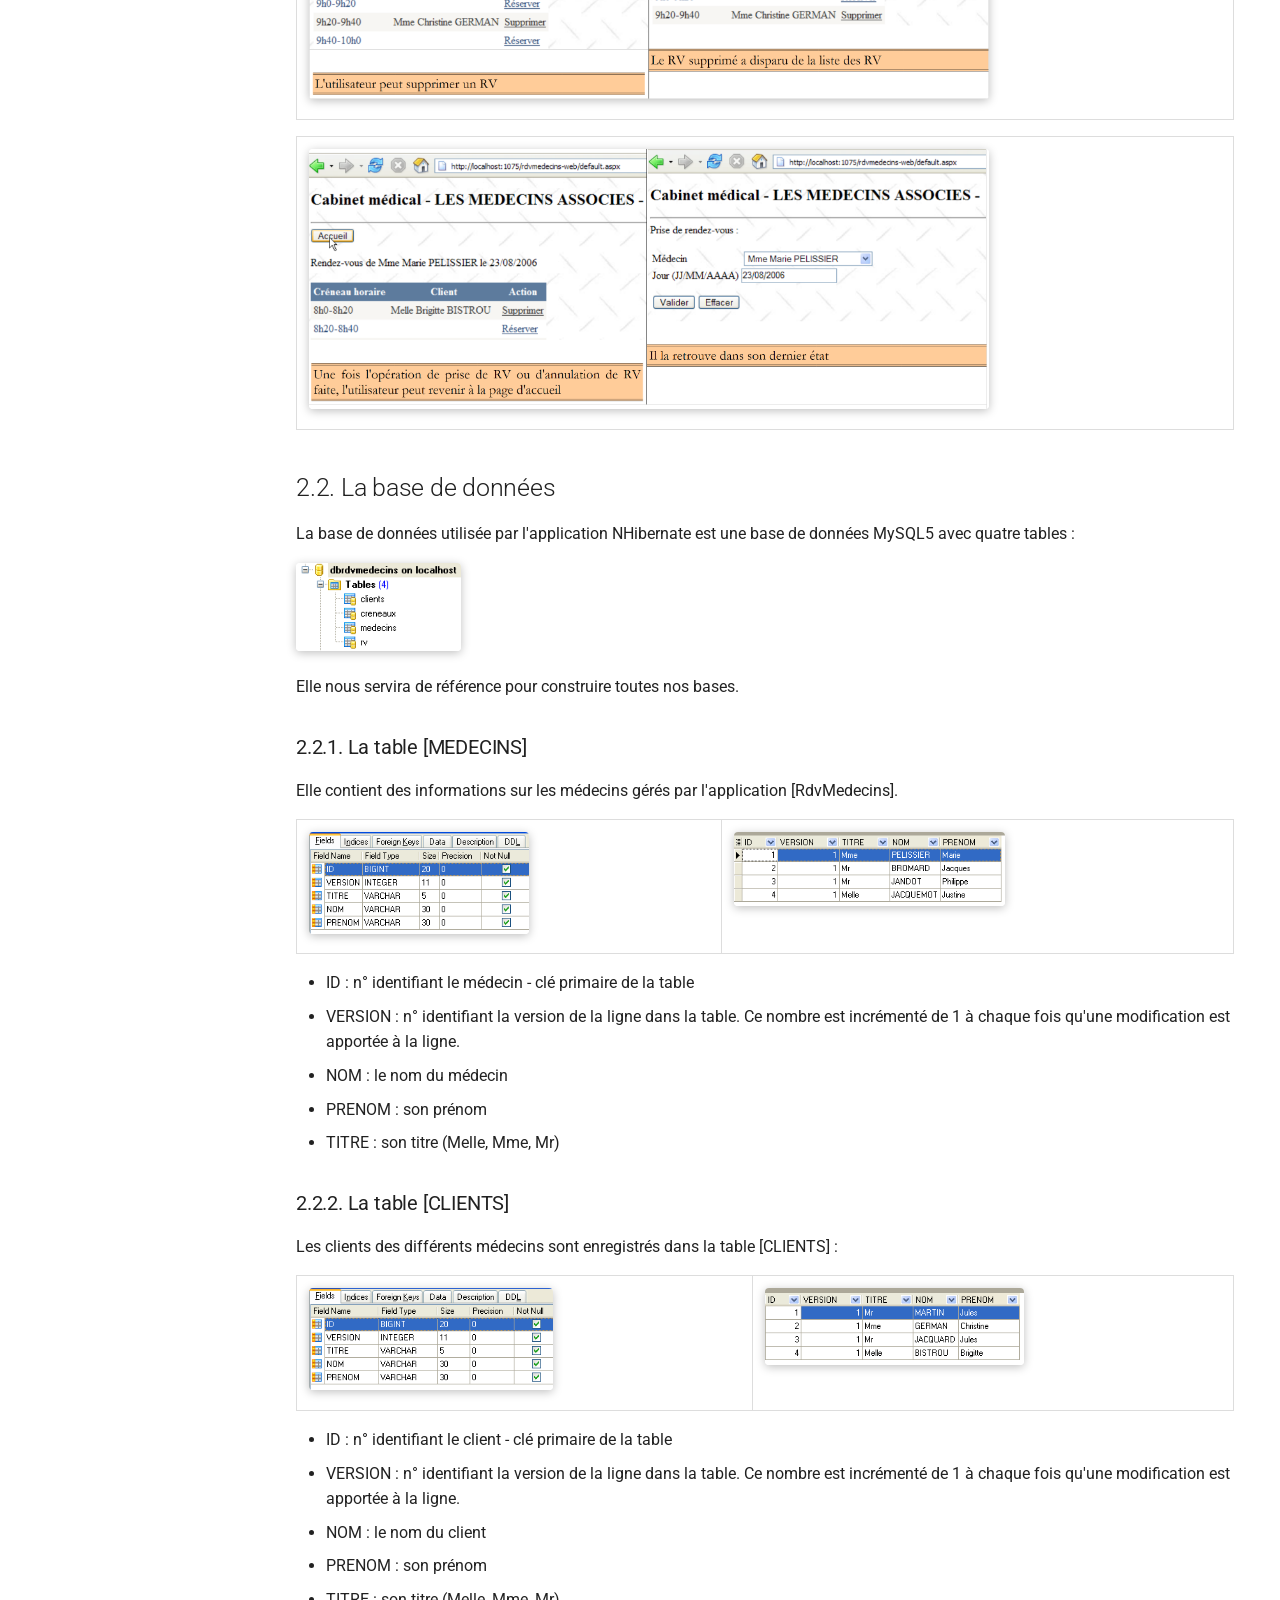
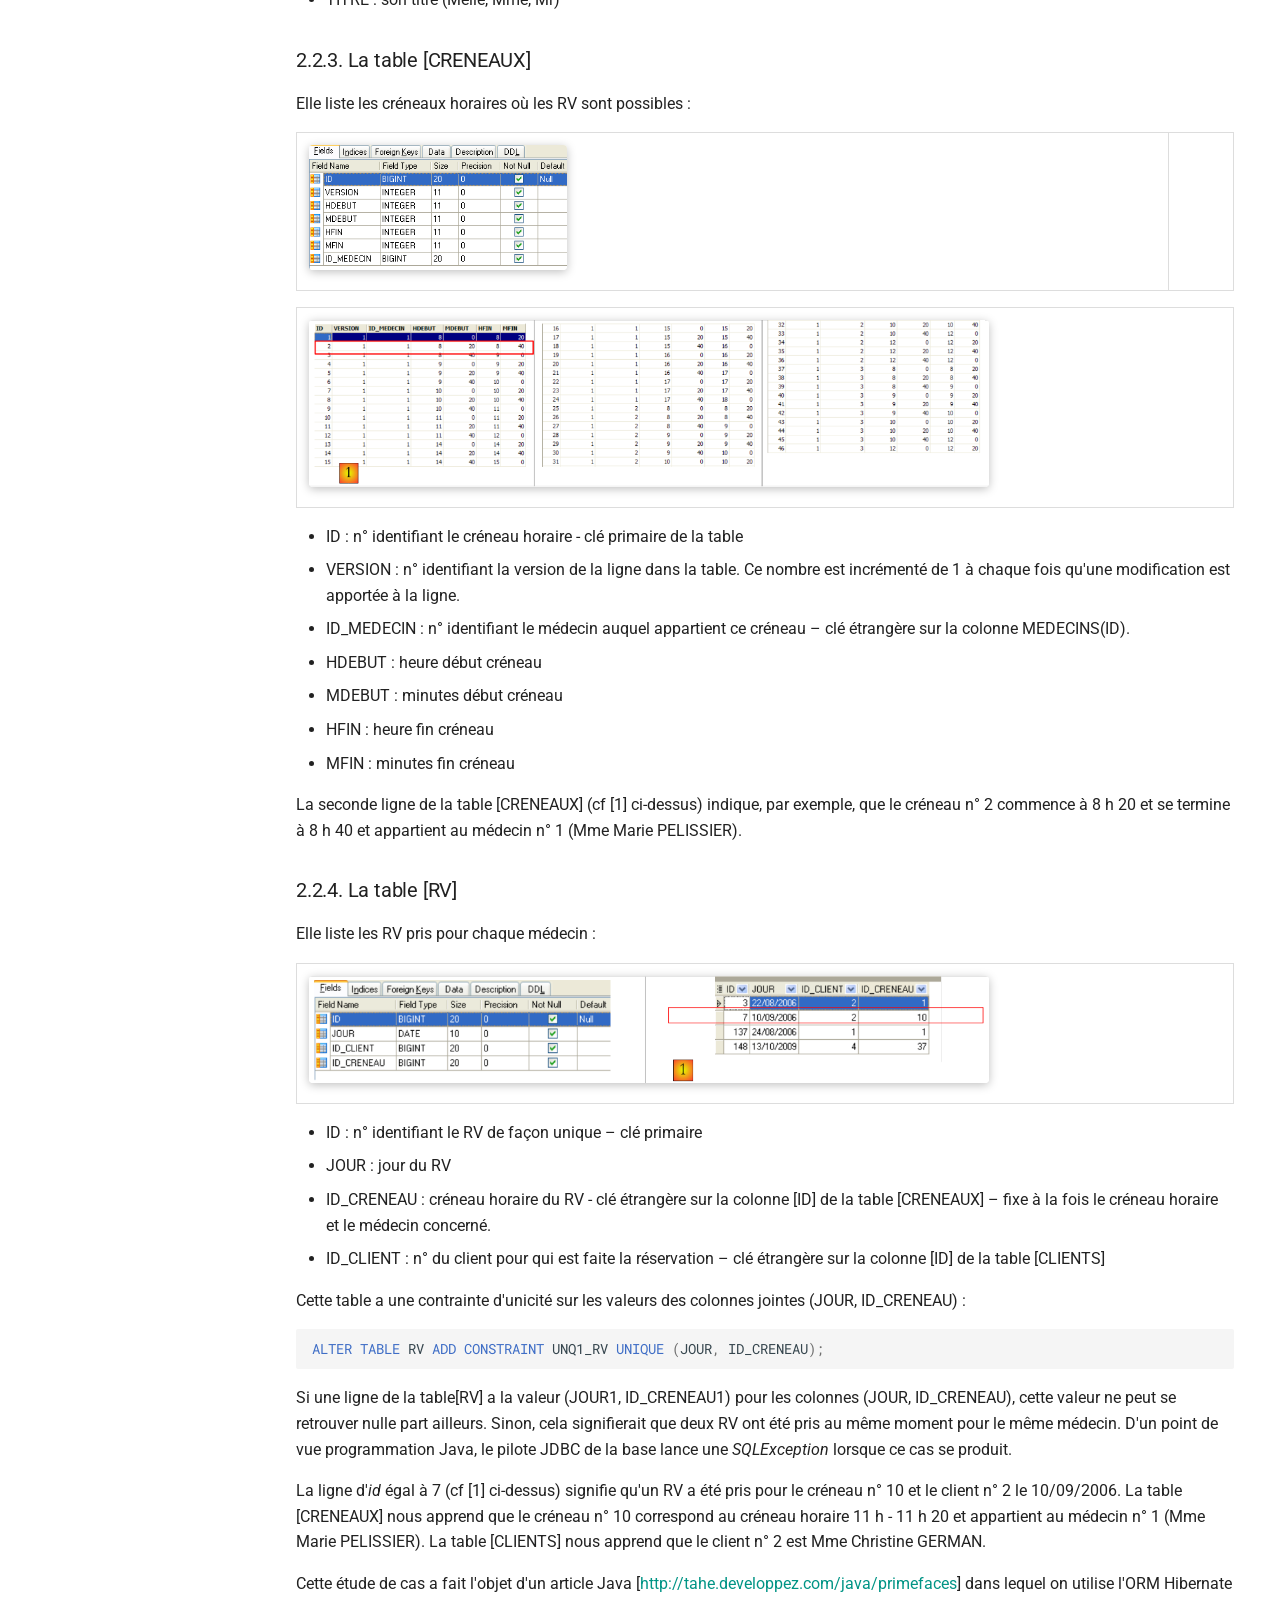
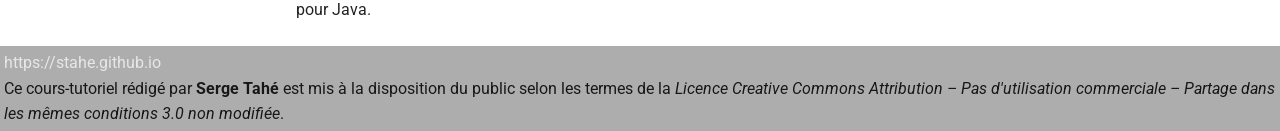
<file: letude-de-cas.html>
<!doctype html>
<html lang="en" class="no-js">
  <head>
    
      <meta charset="utf-8">
      <meta name="viewport" content="width=device-width,initial-scale=1">
      
        <meta name="description" content="Introduction par l'exemple à Entity Framework 5 Code First">
      
      
        <meta name="author" content="Serge Tahé">
      
      
        <link rel="canonical" href="https://stahe.github.io/ef5cf-oct-2012/letude-de-cas.html">
      
      
        <link rel="prev" href="introduction.html">
      
      
        <link rel="next" href="etude-de-cas-avec-sql-server-express-2012.html">
      
      
        
      
      
      <link rel="icon" href="assets/images/favicon.png">
      <meta name="generator" content="mkdocs-1.6.1, mkdocs-material-9.7.0">
    
    
      
        <title>2. L'étude de cas - Introduction par l'exemple à Entity Framework 5 Code First</title>
      
    
    
      <link rel="stylesheet" href="assets/stylesheets/main.618322db.min.css">
      
        
        <link rel="stylesheet" href="assets/stylesheets/palette.ab4e12ef.min.css">
      
      


    
    
      
    
    
      
        
        
        <link rel="preconnect" href="https://fonts.gstatic.com" crossorigin>
        <link rel="stylesheet" href="https://fonts.googleapis.com/css?family=Roboto:300,300i,400,400i,700,700i%7CRoboto+Mono:400,400i,700,700i&display=fallback">
        <style>:root{--md-text-font:"Roboto";--md-code-font:"Roboto Mono"}</style>
      
    
    
      <link rel="stylesheet" href="stylesheets/focus.css">
    
    <script>__md_scope=new URL(".",location),__md_hash=e=>[...e].reduce(((e,_)=>(e<<5)-e+_.charCodeAt(0)),0),__md_get=(e,_=localStorage,t=__md_scope)=>JSON.parse(_.getItem(t.pathname+"."+e)),__md_set=(e,_,t=localStorage,a=__md_scope)=>{try{t.setItem(a.pathname+"."+e,JSON.stringify(_))}catch(e){}}</script>
    
      
  <script async src="https://www.googletagmanager.com/gtag/js?id=G-EBZC3JVJNR"></script>
  <script>
    window.dataLayer = window.dataLayer || [];
    function gtag(){dataLayer.push(arguments);}
    gtag('js', new Date());
    var siteName = "Introduction par l'exemple à Entity Framework 5 Code First";
    gtag('config', 'G-EBZC3JVJNR', {
        'page_title': siteName
    });
  </script>

    
    
  </head>
  
  
    
    
      
    
    
    
    
    <body dir="ltr" data-md-color-scheme="default" data-md-color-primary="teal" data-md-color-accent="purple">
  
    
    <input class="md-toggle" data-md-toggle="drawer" type="checkbox" id="__drawer" autocomplete="off">
    <input class="md-toggle" data-md-toggle="search" type="checkbox" id="__search" autocomplete="off">
    <label class="md-overlay" for="__drawer"></label>
    <div data-md-component="skip">
      
        
        <a href="#2-letude-de-cas" class="md-skip">
          Skip to content
        </a>
      
    </div>
    <div data-md-component="announce">
      
    </div>
    
    
      

  

<header class="md-header md-header--shadow" data-md-component="header">
  <nav class="md-header__inner md-grid" aria-label="Header">
    <a href="index.html" title="Introduction par l&#39;exemple à Entity Framework 5 Code First" class="md-header__button md-logo" aria-label="Introduction par l'exemple à Entity Framework 5 Code First" data-md-component="logo">
      
  
  <svg xmlns="http://www.w3.org/2000/svg" viewBox="0 0 24 24"><path d="M12 8a3 3 0 0 0 3-3 3 3 0 0 0-3-3 3 3 0 0 0-3 3 3 3 0 0 0 3 3m0 3.54C9.64 9.35 6.5 8 3 8v11c3.5 0 6.64 1.35 9 3.54 2.36-2.19 5.5-3.54 9-3.54V8c-3.5 0-6.64 1.35-9 3.54"/></svg>

    </a>
    <label class="md-header__button md-icon" for="__drawer">
      
      <svg xmlns="http://www.w3.org/2000/svg" viewBox="0 0 24 24"><path d="M3 6h18v2H3zm0 5h18v2H3zm0 5h18v2H3z"/></svg>
    </label>
    <div class="md-header__title" data-md-component="header-title">
      <div class="md-header__ellipsis">
        <div class="md-header__topic">
          <span class="md-ellipsis">
            Introduction par l'exemple à Entity Framework 5 Code First
          </span>
        </div>
        <div class="md-header__topic" data-md-component="header-topic">
          <span class="md-ellipsis">
            
              2. L'étude de cas
            
          </span>
        </div>
      </div>
    </div>
    
      
        <form class="md-header__option" data-md-component="palette">
  
    
    
    
    <input class="md-option" data-md-color-media="(prefers-color-scheme: light)" data-md-color-scheme="default" data-md-color-primary="teal" data-md-color-accent="purple"  aria-label="Passer en mode sombre"  type="radio" name="__palette" id="__palette_0">
    
      <label class="md-header__button md-icon" title="Passer en mode sombre" for="__palette_1" hidden>
        <svg xmlns="http://www.w3.org/2000/svg" viewBox="0 0 24 24"><path d="M12 8a4 4 0 0 0-4 4 4 4 0 0 0 4 4 4 4 0 0 0 4-4 4 4 0 0 0-4-4m0 10a6 6 0 0 1-6-6 6 6 0 0 1 6-6 6 6 0 0 1 6 6 6 6 0 0 1-6 6m8-9.31V4h-4.69L12 .69 8.69 4H4v4.69L.69 12 4 15.31V20h4.69L12 23.31 15.31 20H20v-4.69L23.31 12z"/></svg>
      </label>
    
  
    
    
    
    <input class="md-option" data-md-color-media="(prefers-color-scheme: dark)" data-md-color-scheme="slate" data-md-color-primary="teal" data-md-color-accent="purple"  aria-label="Passer en mode clair"  type="radio" name="__palette" id="__palette_1">
    
      <label class="md-header__button md-icon" title="Passer en mode clair" for="__palette_0" hidden>
        <svg xmlns="http://www.w3.org/2000/svg" viewBox="0 0 24 24"><path d="M12 18c-.89 0-1.74-.2-2.5-.55C11.56 16.5 13 14.42 13 12s-1.44-4.5-3.5-5.45C10.26 6.2 11.11 6 12 6a6 6 0 0 1 6 6 6 6 0 0 1-6 6m8-9.31V4h-4.69L12 .69 8.69 4H4v4.69L.69 12 4 15.31V20h4.69L12 23.31 15.31 20H20v-4.69L23.31 12z"/></svg>
      </label>
    
  
</form>
      
    
    
      <script>var palette=__md_get("__palette");if(palette&&palette.color){if("(prefers-color-scheme)"===palette.color.media){var media=matchMedia("(prefers-color-scheme: light)"),input=document.querySelector(media.matches?"[data-md-color-media='(prefers-color-scheme: light)']":"[data-md-color-media='(prefers-color-scheme: dark)']");palette.color.media=input.getAttribute("data-md-color-media"),palette.color.scheme=input.getAttribute("data-md-color-scheme"),palette.color.primary=input.getAttribute("data-md-color-primary"),palette.color.accent=input.getAttribute("data-md-color-accent")}for(var[key,value]of Object.entries(palette.color))document.body.setAttribute("data-md-color-"+key,value)}</script>
    
    
    
      
      
        <label class="md-header__button md-icon" for="__search">
          
          <svg xmlns="http://www.w3.org/2000/svg" viewBox="0 0 24 24"><path d="M9.5 3A6.5 6.5 0 0 1 16 9.5c0 1.61-.59 3.09-1.56 4.23l.27.27h.79l5 5-1.5 1.5-5-5v-.79l-.27-.27A6.52 6.52 0 0 1 9.5 16 6.5 6.5 0 0 1 3 9.5 6.5 6.5 0 0 1 9.5 3m0 2C7 5 5 7 5 9.5S7 14 9.5 14 14 12 14 9.5 12 5 9.5 5"/></svg>
        </label>
        <div class="md-search" data-md-component="search" role="dialog">
  <label class="md-search__overlay" for="__search"></label>
  <div class="md-search__inner" role="search">
    <form class="md-search__form" name="search">
      <input type="text" class="md-search__input" name="query" aria-label="Search" placeholder="Search" autocapitalize="off" autocorrect="off" autocomplete="off" spellcheck="false" data-md-component="search-query" required>
      <label class="md-search__icon md-icon" for="__search">
        
        <svg xmlns="http://www.w3.org/2000/svg" viewBox="0 0 24 24"><path d="M9.5 3A6.5 6.5 0 0 1 16 9.5c0 1.61-.59 3.09-1.56 4.23l.27.27h.79l5 5-1.5 1.5-5-5v-.79l-.27-.27A6.52 6.52 0 0 1 9.5 16 6.5 6.5 0 0 1 3 9.5 6.5 6.5 0 0 1 9.5 3m0 2C7 5 5 7 5 9.5S7 14 9.5 14 14 12 14 9.5 12 5 9.5 5"/></svg>
        
        <svg xmlns="http://www.w3.org/2000/svg" viewBox="0 0 24 24"><path d="M20 11v2H8l5.5 5.5-1.42 1.42L4.16 12l7.92-7.92L13.5 5.5 8 11z"/></svg>
      </label>
      <nav class="md-search__options" aria-label="Search">
        
        <button type="reset" class="md-search__icon md-icon" title="Clear" aria-label="Clear" tabindex="-1">
          
          <svg xmlns="http://www.w3.org/2000/svg" viewBox="0 0 24 24"><path d="M19 6.41 17.59 5 12 10.59 6.41 5 5 6.41 10.59 12 5 17.59 6.41 19 12 13.41 17.59 19 19 17.59 13.41 12z"/></svg>
        </button>
      </nav>
      
    </form>
    <div class="md-search__output">
      <div class="md-search__scrollwrap" tabindex="0" data-md-scrollfix>
        <div class="md-search-result" data-md-component="search-result">
          <div class="md-search-result__meta">
            Initializing search
          </div>
          <ol class="md-search-result__list" role="presentation"></ol>
        </div>
      </div>
    </div>
  </div>
</div>
      
    
    
      <div class="md-header__source">
        <a href="https://stahe.github.io/ef5cf-oct-2012" title="Go to repository" class="md-source" data-md-component="source">
  <div class="md-source__icon md-icon">
    
    <svg xmlns="http://www.w3.org/2000/svg" viewBox="0 0 448 512"><!--! Font Awesome Free 7.1.0 by @fontawesome - https://fontawesome.com License - https://fontawesome.com/license/free (Icons: CC BY 4.0, Fonts: SIL OFL 1.1, Code: MIT License) Copyright 2025 Fonticons, Inc.--><path d="M439.6 236.1 244 40.5c-5.4-5.5-12.8-8.5-20.4-8.5s-15 3-20.4 8.4L162.5 81l51.5 51.5c27.1-9.1 52.7 16.8 43.4 43.7l49.7 49.7c34.2-11.8 61.2 31 35.5 56.7-26.5 26.5-70.2-2.9-56-37.3L240.3 199v121.9c25.3 12.5 22.3 41.8 9.1 55-6.4 6.4-15.2 10.1-24.3 10.1s-17.8-3.6-24.3-10.1c-17.6-17.6-11.1-46.9 11.2-56v-123c-20.8-8.5-24.6-30.7-18.6-45L142.6 101 8.5 235.1C3 240.6 0 247.9 0 255.5s3 15 8.5 20.4l195.6 195.7c5.4 5.4 12.7 8.4 20.4 8.4s15-3 20.4-8.4l194.7-194.7c5.4-5.4 8.4-12.8 8.4-20.4s-3-15-8.4-20.4"/></svg>
  </div>
  <div class="md-source__repository">
    GitHub
  </div>
</a>
      </div>
    
  </nav>
  
</header>
    
    <div class="md-container" data-md-component="container">
      
      
        
          
        
      
      <main class="md-main" data-md-component="main">
        <div class="md-main__inner md-grid">
          
            
              
              <div class="md-sidebar md-sidebar--primary" data-md-component="sidebar" data-md-type="navigation" >
                <div class="md-sidebar__scrollwrap">
                  <div class="md-sidebar__inner">
                    



  

<nav class="md-nav md-nav--primary md-nav--integrated" aria-label="Navigation" data-md-level="0">
  <label class="md-nav__title" for="__drawer">
    <a href="index.html" title="Introduction par l&#39;exemple à Entity Framework 5 Code First" class="md-nav__button md-logo" aria-label="Introduction par l'exemple à Entity Framework 5 Code First" data-md-component="logo">
      
  
  <svg xmlns="http://www.w3.org/2000/svg" viewBox="0 0 24 24"><path d="M12 8a3 3 0 0 0 3-3 3 3 0 0 0-3-3 3 3 0 0 0-3 3 3 3 0 0 0 3 3m0 3.54C9.64 9.35 6.5 8 3 8v11c3.5 0 6.64 1.35 9 3.54 2.36-2.19 5.5-3.54 9-3.54V8c-3.5 0-6.64 1.35-9 3.54"/></svg>

    </a>
    Introduction par l'exemple à Entity Framework 5 Code First
  </label>
  
    <div class="md-nav__source">
      <a href="https://stahe.github.io/ef5cf-oct-2012" title="Go to repository" class="md-source" data-md-component="source">
  <div class="md-source__icon md-icon">
    
    <svg xmlns="http://www.w3.org/2000/svg" viewBox="0 0 448 512"><!--! Font Awesome Free 7.1.0 by @fontawesome - https://fontawesome.com License - https://fontawesome.com/license/free (Icons: CC BY 4.0, Fonts: SIL OFL 1.1, Code: MIT License) Copyright 2025 Fonticons, Inc.--><path d="M439.6 236.1 244 40.5c-5.4-5.5-12.8-8.5-20.4-8.5s-15 3-20.4 8.4L162.5 81l51.5 51.5c27.1-9.1 52.7 16.8 43.4 43.7l49.7 49.7c34.2-11.8 61.2 31 35.5 56.7-26.5 26.5-70.2-2.9-56-37.3L240.3 199v121.9c25.3 12.5 22.3 41.8 9.1 55-6.4 6.4-15.2 10.1-24.3 10.1s-17.8-3.6-24.3-10.1c-17.6-17.6-11.1-46.9 11.2-56v-123c-20.8-8.5-24.6-30.7-18.6-45L142.6 101 8.5 235.1C3 240.6 0 247.9 0 255.5s3 15 8.5 20.4l195.6 195.7c5.4 5.4 12.7 8.4 20.4 8.4s15-3 20.4-8.4l194.7-194.7c5.4-5.4 8.4-12.8 8.4-20.4s-3-15-8.4-20.4"/></svg>
  </div>
  <div class="md-source__repository">
    GitHub
  </div>
</a>
    </div>
  
  <ul class="md-nav__list" data-md-scrollfix>
    
      
      
  
  
  
  
    <li class="md-nav__item">
      <a href="index.html" class="md-nav__link">
        
  
  
  <span class="md-ellipsis">
    
  
    Accueil
  

    
  </span>
  
  

      </a>
    </li>
  

    
      
      
  
  
  
  
    <li class="md-nav__item">
      <a href="introduction.html" class="md-nav__link">
        
  
  
  <span class="md-ellipsis">
    
  
    1. Introduction
  

    
  </span>
  
  

      </a>
    </li>
  

    
      
      
  
  
    
  
  
  
    <li class="md-nav__item md-nav__item--active">
      
      <input class="md-nav__toggle md-toggle" type="checkbox" id="__toc">
      
      
        
      
      
        <label class="md-nav__link md-nav__link--active" for="__toc">
          
  
  
  <span class="md-ellipsis">
    
  
    2. L'étude de cas
  

    
  </span>
  
  

          <span class="md-nav__icon md-icon"></span>
        </label>
      
      <a href="letude-de-cas.html" class="md-nav__link md-nav__link--active">
        
  
  
  <span class="md-ellipsis">
    
  
    2. L'étude de cas
  

    
  </span>
  
  

      </a>
      
        

<nav class="md-nav md-nav--secondary" aria-label="Table of contents">
  
  
  
    
  
  
    <label class="md-nav__title" for="__toc">
      <span class="md-nav__icon md-icon"></span>
      Table of contents
    </label>
    <ul class="md-nav__list" data-md-component="toc" data-md-scrollfix>
      
        <li class="md-nav__item">
  <a href="#21-le-probleme" class="md-nav__link">
    <span class="md-ellipsis">
      
        2.1. Le problème
      
    </span>
  </a>
  
</li>
      
        <li class="md-nav__item">
  <a href="#22-la-base-de-donnees" class="md-nav__link">
    <span class="md-ellipsis">
      
        2.2. La base de données
      
    </span>
  </a>
  
    <nav class="md-nav" aria-label="2.2. La base de données">
      <ul class="md-nav__list">
        
          <li class="md-nav__item">
  <a href="#221-la-table-medecins" class="md-nav__link">
    <span class="md-ellipsis">
      
        2.2.1. La table [MEDECINS]
      
    </span>
  </a>
  
</li>
        
          <li class="md-nav__item">
  <a href="#222-la-table-clients" class="md-nav__link">
    <span class="md-ellipsis">
      
        2.2.2. La table [CLIENTS]
      
    </span>
  </a>
  
</li>
        
          <li class="md-nav__item">
  <a href="#223-la-table-creneaux" class="md-nav__link">
    <span class="md-ellipsis">
      
        2.2.3. La table [CRENEAUX]
      
    </span>
  </a>
  
</li>
        
          <li class="md-nav__item">
  <a href="#224-la-table-rv" class="md-nav__link">
    <span class="md-ellipsis">
      
        2.2.4. La table [RV]
      
    </span>
  </a>
  
</li>
        
      </ul>
    </nav>
  
</li>
      
    </ul>
  
</nav>
      
    </li>
  

    
      
      
  
  
  
  
    <li class="md-nav__item">
      <a href="etude-de-cas-avec-sql-server-express-2012.html" class="md-nav__link">
        
  
  
  <span class="md-ellipsis">
    
  
    3. Etude de cas avec SQL Server Express 2012
  

    
  </span>
  
  

      </a>
    </li>
  

    
      
      
  
  
  
  
    <li class="md-nav__item">
      <a href="etude-de-cas-avec-mysql-5528.html" class="md-nav__link">
        
  
  
  <span class="md-ellipsis">
    
  
    4. Etude de cas avec MySQL 5.5.28
  

    
  </span>
  
  

      </a>
    </li>
  

    
      
      
  
  
  
  
    <li class="md-nav__item">
      <a href="etude-de-cas-avec--oracle-database-express-edition-11g-release-2.html" class="md-nav__link">
        
  
  
  <span class="md-ellipsis">
    
  
    5. Etude de cas avec  Oracle Database Express Edition 11g Release 2
  

    
  </span>
  
  

      </a>
    </li>
  

    
      
      
  
  
  
  
    <li class="md-nav__item">
      <a href="etude-de-cas-avec--postgresql-921.html" class="md-nav__link">
        
  
  
  <span class="md-ellipsis">
    
  
    6. Etude de cas avec  PostgreSQL 9.2.1
  

    
  </span>
  
  

      </a>
    </li>
  

    
      
      
  
  
  
  
    <li class="md-nav__item">
      <a href="etude-de-cas-avec--firebird-21.html" class="md-nav__link">
        
  
  
  <span class="md-ellipsis">
    
  
    7. Etude de cas avec  Firebird 2.1
  

    
  </span>
  
  

      </a>
    </li>
  

    
      
      
  
  
  
  
    <li class="md-nav__item">
      <a href="conclusion.html" class="md-nav__link">
        
  
  
  <span class="md-ellipsis">
    
  
    8. Conclusion
  

    
  </span>
  
  

      </a>
    </li>
  

    
  </ul>
</nav>
                  </div>
                </div>
              </div>
            
            
          
          
            <div class="md-content" data-md-component="content">
              
              <article class="md-content__inner md-typeset">
                
                  



<p><a id="refheading39719804107930"></a>
<a id="etude-de-cas"></a></p>
<h1 id="2-letude-de-cas">2. L&#x27;étude de cas</h1>
<p><a id="refheading39721804107930"></a></p>
<h2 id="21-le-probleme">2.1. Le problème</h2>
<p>Revenons à l&#x27;application que nous voulons construire. Nous partons d&#x27;une application existante à l&#x27;architecture suivante :</p>
<table class="odt-table" style="border-collapse: collapse; width: 100%; margin-bottom: 1em;"><tr><td style="border: 1px solid #ddd; padding: 8px; vertical-align: top;"><img src="images/10000000000007DA000001838EC10558.png" width="680" height="131" style="display:inline-block; margin:4px;width:17.999cm;height:3.464cm;" class="odt-zoomable" data-zoom-src="images/10000000000007DA000001838EC10558.png" /></td></tr></table>

<p>Pour ceux qui veulent en savoir plus sur :</p>
<ul>
<li>NHibernate : Introduction à l&#x27;ORM Nhibernate [http://tahe.developpez.com/dotnet/nhibernate/] ;</li>
<li>application ASP.NET (WebForms) avec NHibernate et Spring  : Construction d&#x27;une application web à trois couches avec ASP.NET, Spring.NET et NHibernate [http://tahe.developpez.com/dotnet/pam-aspnet/].</li>
</ul>
<p>Nous voulons transformer l&#x27;application précédente en celle-ci :</p>
<table class="odt-table" style="border-collapse: collapse; width: 100%; margin-bottom: 1em;"><tr><td style="border: 1px solid #ddd; padding: 8px; vertical-align: top;"><img src="images/10000000000007D8000001752287E088.png" width="680" height="126" style="display:inline-block; margin:4px;width:17.999cm;height:3.343cm;" class="odt-zoomable" data-zoom-src="images/10000000000007D8000001752287E088.png" /></td></tr></table>

<p>où EF5 a remplacé NHibernate. Cette application est un prétexte pour étudier EF5. Parce que Spring.NET nous permet facilement de changer de couche sans tout casser, l&#x27;application 2 utilisera la même couche [ASP.NET] que l&#x27;application 1. Parce que ce document est consacré à EF5, nous n&#x27;expliquerons pas l&#x27;écriture de cette couche. Nous l&#x27;introduirons dans l&#x27;application 2 pour constater que ça marche. Nous expliquerons simplement les changements à opérer dans le fichier de configuration de Spring.NET.</p>
<p>L&#x27;étude de cas est la suivante. On souhaite proposer à des médecins un service de prise de rendez-vous fonctionnant sur le principe suivant :</p>
<ul>
<li>un service secrétariat assure les prises de RV pour un grand nombre de médecins. Ce service peut être réduit à une unique personne. Le salaire de celle-ci est mutualisé entre tous les médecins utilisant le service de RV ;</li>
<li>le service secrétariat et tous les médecins sont reliés à Internet ;</li>
<li>les RV sont enregistrés dans une base de données centralisée, accessible par Internet,  par le secrétariat et les médecins ;</li>
<li>la prise de RV est normalement faite par le secrétariat. Elle peut être faite également par les médecins eux-mêmes. C&#x27;est le cas notamment lorsqu&#x27;à la fin d&#x27;une consultation, le médecin fixe lui-même un nouveau RV à son patient.</li>
</ul>
<p>L&#x27;architecture du service de prise de RV est le suivant :</p>
<table class="odt-table" style="border-collapse: collapse; width: 100%; margin-bottom: 1em;"><tr><td style="border: 1px solid #ddd; padding: 8px; vertical-align: top;"><img src="images/100000000000069200000206760DFD28.png" width="589" height="181" style="display:inline-block; margin:4px;width:15.58cm;height:4.8cm;" class="odt-zoomable" data-zoom-src="images/100000000000069200000206760DFD28.png" /></td></tr></table>

<p>Les médecins gagnent en efficacité s&#x27;ils n&#x27;ont plus à gérer les RV. S&#x27;ils sont suffisamment nombreux, leur contribution aux frais de fonctionnement du secrétariat sera faible. Nous appellerons l&#x27;application [RdvMedecins]. Nous présentons ci-dessous des copies d&#x27;écran de son fonctionnement.</p>
<p>La page d&#x27;accueil de l&#x27;application est la suivante :</p>
<p><img src="images/1000000000000205000001093FDD606D.png" width="358" height="183" style="width:9.46cm;height:4.84cm;" alt="Image" class="odt-zoomable" data-zoom-src="images/1000000000000205000001093FDD606D.png" /></p>
<p>A partir de cette première page, l&#x27;utilisateur (Secrétariat, Médecin) va engager un certain nombre d&#x27;actions. Nous les présentons ci-dessous. La vue de gauche présente la vue à partir de laquelle l&#x27;utilisateur fait une <strong>demande</strong>, la vue de droite la <strong>réponse</strong> envoyée par le serveur.</p>
<table class="odt-table" style="border-collapse: collapse; width: 100%; margin-bottom: 1em;"><tr><td style="border: 1px solid #ddd; padding: 8px; vertical-align: top;"><img src="images/10000000000008640000049958F2C9EF.png" width="680" height="373" style="display:inline-block; margin:4px;width:17.999cm;height:9.862cm;" class="odt-zoomable" data-zoom-src="images/10000000000008640000049958F2C9EF.png" /></td></tr></table>

<table class="odt-table" style="border-collapse: collapse; width: 100%; margin-bottom: 1em;"><tr><td style="border: 1px solid #ddd; padding: 8px; vertical-align: top;"><img src="images/10000000000008500000030B2E9EDA68.png" width="680" height="249" style="display:inline-block; margin:4px;width:17.999cm;height:6.588cm;" class="odt-zoomable" data-zoom-src="images/10000000000008500000030B2E9EDA68.png" /></td></tr></table>

<table class="odt-table" style="border-collapse: collapse; width: 100%; margin-bottom: 1em;"><tr><td style="border: 1px solid #ddd; padding: 8px; vertical-align: top;"><img src="images/100000000000084F0000038A5B75A31B.png" width="680" height="290" style="display:inline-block; margin:4px;width:17.999cm;height:7.666cm;" class="odt-zoomable" data-zoom-src="images/100000000000084F0000038A5B75A31B.png" /></td></tr></table>

<table class="odt-table" style="border-collapse: collapse; width: 100%; margin-bottom: 1em;"><tr><td style="border: 1px solid #ddd; padding: 8px; vertical-align: top;"><img src="images/100000000000084E000003D002B04429.png" width="680" height="312" style="display:inline-block; margin:4px;width:17.999cm;height:8.262cm;" class="odt-zoomable" data-zoom-src="images/100000000000084E000003D002B04429.png" /></td></tr></table>

<table class="odt-table" style="border-collapse: collapse; width: 100%; margin-bottom: 1em;"><tr><td style="border: 1px solid #ddd; padding: 8px; vertical-align: top;"><img src="images/100000000000084F0000032E4313D3F9.png" width="680" height="260" style="display:inline-block; margin:4px;width:17.999cm;height:6.886cm;" class="odt-zoomable" data-zoom-src="images/100000000000084F0000032E4313D3F9.png" /></td></tr></table>

<p><a id="refheading39723804107930"></a></p>
<h2 id="22-la-base-de-donnees">2.2. La base de données</h2>
<p>La base de données utilisée par l&#x27;application NHibernate est une base de données MySQL5 avec quatre tables :</p>
<p><img src="images/10000000000000CE0000006EB8CE00C1.png" width="165" height="88" style="width:4.36cm;height:2.33cm;" alt="Image" class="odt-zoomable" data-zoom-src="images/10000000000000CE0000006EB8CE00C1.png" /></p>
<p>Elle nous servira de référence pour construire toutes nos bases.</p>
<p><a id="refheading39725804107930"></a></p>
<h3 id="221-la-table-medecins">2.2.1. La table [MEDECINS]</h3>
<p>Elle contient des informations sur les médecins gérés par l&#x27;application [RdvMedecins].</p>
<table class="odt-table" style="border-collapse: collapse; width: 100%; margin-bottom: 1em;"><tr><td style="border: 1px solid #ddd; padding: 8px; vertical-align: top;"><img src="images/100000000000013B0000009140E8B0E1.png" width="220" height="101" style="display:inline-block; margin:4px;width:5.83cm;height:2.679cm;" class="odt-zoomable" data-zoom-src="images/100000000000013B0000009140E8B0E1.png" /></td><td style="border: 1px solid #ddd; padding: 8px; vertical-align: top;"><img src="images/10000000000001830000006A63E8B6FD.png" width="271" height="74" style="display:inline-block; margin:4px;width:7.17cm;height:1.96cm;" class="odt-zoomable" data-zoom-src="images/10000000000001830000006A63E8B6FD.png" /></td></tr></table>

<ul>
<li>ID : n° identifiant le médecin - clé primaire de la table</li>
<li>VERSION : n° identifiant la version de la ligne dans la table. Ce nombre est incrémenté de 1 à chaque fois qu&#x27;une modification est apportée à la ligne.</li>
<li>NOM : le nom du médecin</li>
<li>PRENOM : son prénom</li>
<li>TITRE : son titre (Melle, Mme, Mr)</li>
</ul>
<p><a id="refheading39727804107930"></a></p>
<h3 id="222-la-table-clients">2.2.2. La table [CLIENTS]</h3>
<p>Les clients des différents médecins sont enregistrés dans la table [CLIENTS] :</p>
<table class="odt-table" style="border-collapse: collapse; width: 100%; margin-bottom: 1em;"><tr><td style="border: 1px solid #ddd; padding: 8px; vertical-align: top;"><img src="images/100000000000015C0000009211F9EF53.png" width="244" height="102" style="display:inline-block; margin:4px;width:6.451cm;height:2.701cm;" class="odt-zoomable" data-zoom-src="images/100000000000015C0000009211F9EF53.png" /></td><td style="border: 1px solid #ddd; padding: 8px; vertical-align: top;"><img src="images/10000000000001720000006D8D331F7F.png" width="259" height="76" style="display:inline-block; margin:4px;width:6.849cm;height:2.02cm;" class="odt-zoomable" data-zoom-src="images/10000000000001720000006D8D331F7F.png" /></td></tr></table>

<ul>
<li>ID : n° identifiant le client - clé primaire de la table</li>
<li>VERSION : n° identifiant la version de la ligne dans la table. Ce nombre est incrémenté de 1 à chaque fois qu&#x27;une modification est apportée à la ligne.</li>
<li>NOM : le nom du client</li>
<li>PRENOM : son prénom</li>
<li>TITRE : son titre (Melle, Mme, Mr)</li>
</ul>
<p><a id="refheading39729804107930"></a></p>
<h3 id="223-la-table-creneaux">2.2.3. La table [CRENEAUX]</h3>
<p>Elle liste les créneaux horaires où les RV sont possibles : </p>
<table class="odt-table" style="border-collapse: collapse; width: 100%; margin-bottom: 1em;"><tr><td style="border: 1px solid #ddd; padding: 8px; vertical-align: top;"><img src="images/1000000000000170000000B33347BA3C.png" width="258" height="125" style="display:inline-block; margin:4px;width:6.819cm;height:3.311cm;" class="odt-zoomable" data-zoom-src="images/1000000000000170000000B33347BA3C.png" /></td><td style="border: 1px solid #ddd; padding: 8px; vertical-align: top;">&nbsp;</td></tr></table>

<table class="odt-table" style="border-collapse: collapse; width: 100%; margin-bottom: 1em;"><tr><td style="border: 1px solid #ddd; padding: 8px; vertical-align: top;"><img src="images/1000000000000821000001FF5B466B61.png" width="680" height="167" style="display:inline-block; margin:4px;width:17.999cm;height:4.419cm;" class="odt-zoomable" data-zoom-src="images/1000000000000821000001FF5B466B61.png" /></td></tr></table>

<ul>
<li>ID : n° identifiant le créneau horaire - clé primaire de la table</li>
<li>VERSION : n° identifiant la version de la ligne dans la table. Ce nombre est incrémenté de 1 à chaque fois qu&#x27;une modification est apportée à la ligne.</li>
<li>ID_MEDECIN : n° identifiant le médecin auquel appartient ce créneau – clé étrangère sur la colonne MEDECINS(ID).</li>
<li>HDEBUT : heure début créneau</li>
<li>MDEBUT : minutes début créneau</li>
<li>HFIN : heure fin créneau</li>
<li>MFIN : minutes fin créneau</li>
</ul>
<p>La seconde ligne de la table [CRENEAUX] (cf [1] ci-dessus) indique, par exemple, que le créneau n° 2 commence à 8 h 20 et se termine à 8 h 40 et appartient au médecin n° 1 (Mme Marie PELISSIER).</p>
<p><a id="refheading39731804107930"></a></p>
<h3 id="224-la-table-rv">2.2.4. La table [RV]</h3>
<p>Elle liste les RV pris pour chaque médecin :</p>
<table class="odt-table" style="border-collapse: collapse; width: 100%; margin-bottom: 1em;"><tr><td style="border: 1px solid #ddd; padding: 8px; vertical-align: top;"><img src="images/10000000000007B700000137E74FBC38.png" width="680" height="107" style="display:inline-block; margin:4px;width:17.999cm;height:2.835cm;" class="odt-zoomable" data-zoom-src="images/10000000000007B700000137E74FBC38.png" /></td></tr></table>

<ul>
<li>ID : n° identifiant le RV de façon unique – clé primaire</li>
<li>JOUR : jour du RV</li>
<li>ID_CRENEAU : créneau horaire du RV - clé étrangère sur la colonne [ID] de la table [CRENEAUX] – fixe à la fois le créneau horaire et le médecin concerné.</li>
<li>ID_CLIENT : n° du client pour qui est faite la réservation – clé étrangère sur la colonne [ID] de la table [CLIENTS]</li>
</ul>
<p>Cette table a une <a id="unicitejourcreneau"></a>contrainte d&#x27;unicité sur les valeurs des colonnes jointes (JOUR, ID_CRENEAU) :</p>
<div class="highlight"><pre><span></span><code><a id="__codelineno-0-1" name="__codelineno-0-1" href="#__codelineno-0-1"></a><span class="k">ALTER</span><span class="w"> </span><span class="k">TABLE</span><span class="w"> </span><span class="n">RV</span><span class="w"> </span><span class="k">ADD</span><span class="w"> </span><span class="k">CONSTRAINT</span><span class="w"> </span><span class="n">UNQ1_RV</span><span class="w"> </span><span class="k">UNIQUE</span><span class="w"> </span><span class="p">(</span><span class="n">JOUR</span><span class="p">,</span><span class="w"> </span><span class="n">ID_CRENEAU</span><span class="p">);</span>
</code></pre></div>
<p>Si une ligne de la table[RV] a la valeur (JOUR1, ID_CRENEAU1) pour les colonnes (JOUR, ID_CRENEAU), cette valeur ne peut se retrouver nulle part ailleurs. Sinon, cela signifierait que deux RV ont été pris au même moment pour le même médecin. D&#x27;un point de vue programmation Java, le pilote JDBC de la base lance une <em>SQLException</em> lorsque ce cas se produit.</p>
<p>La ligne d&#x27;<em>id</em> égal à 7 (cf [1] ci-dessus) signifie qu&#x27;un RV a été pris pour le créneau n° 10 et le client n° 2 le 10/09/2006. La table [CRENEAUX] nous apprend que le créneau n° 10 correspond au créneau horaire 11 h - 11 h 20 et appartient au médecin n° 1 (Mme Marie PELISSIER). La table [CLIENTS] nous apprend que le client n° 2 est Mme Christine GERMAN.</p>
<p>Cette étude de cas a fait l&#x27;objet d&#x27;un article Java [<a href="http://tahe.developpez.com/java/primefaces">http://tahe.developpez.com/java/primefaces</a>] dans lequel on utilise l&#x27;ORM Hibernate pour Java.</p>









  




                
              </article>
            </div>
          
          
<script>var target=document.getElementById(location.hash.slice(1));target&&target.name&&(target.checked=target.name.startsWith("__tabbed_"))</script>
        </div>
        
          <button type="button" class="md-top md-icon" data-md-component="top" hidden>
  
  <svg xmlns="http://www.w3.org/2000/svg" viewBox="0 0 24 24"><path d="M13 20h-2V8l-5.5 5.5-1.42-1.42L12 4.16l7.92 7.92-1.42 1.42L13 8z"/></svg>
  Back to top
</button>
        
      </main>
      
        
  <div class="md-footer-meta md-typeset">
    <div class="md-footer-meta__inner">

      <div>
        <a href="https://stahe.github.io" target="_blank">
          https://stahe.github.io
        </a>
        <br>
        Ce cours-tutoriel rédigé par <strong>Serge Tahé</strong> est mis à la disposition du public selon les termes de la
        <em>Licence Creative Commons Attribution – Pas d'utilisation commerciale –
        Partage dans les mêmes conditions 3.0 non modifiée</em>.

      </div>

    </div>
  </div>

      
    </div>
    <div class="md-dialog" data-md-component="dialog">
      <div class="md-dialog__inner md-typeset"></div>
    </div>
    
    
    
      
      
      <script id="__config" type="application/json">{"annotate": null, "base": ".", "features": ["navigation.sections", "navigation.indexes", "navigation.expand", "toc.integrate", "navigation.top"], "search": "assets/javascripts/workers/search.7a47a382.min.js", "tags": null, "translations": {"clipboard.copied": "Copied to clipboard", "clipboard.copy": "Copy to clipboard", "search.result.more.one": "1 more on this page", "search.result.more.other": "# more on this page", "search.result.none": "No matching documents", "search.result.one": "1 matching document", "search.result.other": "# matching documents", "search.result.placeholder": "Type to start searching", "search.result.term.missing": "Missing", "select.version": "Select version"}, "version": null}</script>
    
    
      <script src="assets/javascripts/bundle.e71a0d61.min.js"></script>
      
        <script src="javascripts/focus.js"></script>
      
    
  </body>
</html>
</file>
<file: stylesheets/focus.css>
body.md-focus .md-sidebar--primary { display: none; } body.md-focus .md-sidebar--secondary { display: none; } body.md-focus .md-content { max-width: 95%; margin: 0 auto; } .focus-toggle-btn { cursor: pointer; margin-left: 0.5rem; } .odt-table img { max-width: 100%; height: auto; } img.odt-zoomable { cursor: zoom-in; box-shadow: 0 2px 10px rgba(0,0,0,.25); border-radius: 4px; transition: transform .15s ease, box-shadow .15s ease; } img.odt-zoomable:hover { transform: scale(1.02); box-shadow: 0 6px 18px rgba(0,0,0,.35); } .odt-lightbox-overlay { position: fixed; inset: 0; background: rgba(0,0,0,.75); display: none; align-items: center; justify-content: center; z-index: 2000; padding: 24px; } .odt-lightbox-overlay.is-open { display: flex; } .odt-lightbox-content { position: relative; max-width: 95vw; max-height: 95vh; } .odt-lightbox-content img { max-width: 95vw; max-height: 95vh; width: auto; height: auto; display: block; box-shadow: 0 10px 30px rgba(0,0,0,.6); border-radius: 4px; } .odt-lightbox-close { position: absolute; top: -14px; right: -14px; width: 34px; height: 34px; border-radius: 999px; border: none; background: rgba(255,255,255,.92); color: #000; font-size: 22px; line-height: 34px; cursor: pointer; box-shadow: 0 4px 14px rgba(0,0,0,.35); } .odt-lightbox-close:hover { filter: brightness(0.95); } .odt-lightbox-close:focus { outline: 2px solid rgba(255,255,255,.8); outline-offset: 2px; } .odt-code-rich pre, .odt-code-rich code, .odt-code-rich .odt-code-line { font-family: Consolas, 'Courier New', monospace; font-size: 15px; line-height: 12px; }} .odt-code-rich pre { margin: 0.75em 0; } .odt-code-rich code { display: block; } .odt-code-rich .odt-code-line { display: block; } .odt-code-rich[data-linenums='true'] .odt-code-line::before { counter-increment: odtline; content: counter(odtline); display: inline-block; width: 3em; margin-right: 1em; opacity: 0.6; text-align: right; } .odt-code-rich[data-linenums='false'] .odt-code-line::before { content: ''; } .md-content ol { list-style-type: decimal; }  .md-content ol ol { list-style-type: lower-alpha; }  .md-content ol ol ol { list-style-type: lower-roman; }  .md-content ol ol ol ol { list-style-type: decimal; }  .md-content ol ol ol ol ol { list-style-type: lower-alpha; }  .md-content ol ol ol ol ol ol { list-style-type: lower-roman; }  .md-content ul ol { list-style-type: decimal; }  .md-content ul ol ol { list-style-type: lower-alpha; }  .md-content ul ol ol ol { list-style-type: lower-roman; }  .md-content ul ol ol ol ol { list-style-type: decimal; }  .md-content ul ol ol ol ol ol { list-style-type: lower-alpha; }  .md-content ul ol ol ol ol ol ol { list-style-type: lower-roman; } .odt-code-copy-btn { position:absolute; top:.5rem; right:.5rem; display:inline-flex; align-items:center; justify-content:center; gap:.35rem; padding:.25rem .6rem; font-size:.72rem; font-weight:600; letter-spacing:.01em; line-height:1.2; border-radius:999px; box-shadow:0 1px 2px rgba(0,0,0,.10); backdrop-filter:saturate(180%) blur(6px); cursor:pointer; user-select:none; transition:transform .08s ease, box-shadow .12s ease, background .12s ease; z-index:5;border:1px solid rgba(0,150,136,.45); background:rgba(0,150,136,.12); color:rgb(0,150,136);  } .odt-code-copy-btn:hover { background:rgba(0,150,136,.20); box-shadow:0 3px 10px rgba(0,0,0,.18); transform:translateY(-1px); } .odt-code-copy-btn.is-copied { opacity:.85; } .odt-code-copy-container { position: relative; }
</file>
<file: assets/stylesheets/main.618322db.min.css>
@charset "UTF-8";html{-webkit-text-size-adjust:none;-moz-text-size-adjust:none;text-size-adjust:none;box-sizing:border-box}*,:after,:before{box-sizing:inherit}@media (prefers-reduced-motion){*,:after,:before{transition:none!important}}body{margin:0}a,button,input,label{-webkit-tap-highlight-color:transparent}a{color:inherit;text-decoration:none}hr{border:0;box-sizing:initial;display:block;height:.05rem;overflow:visible;padding:0}small{font-size:80%}sub,sup{line-height:1em}img{border-style:none}table{border-collapse:initial;border-spacing:0}td,th{font-weight:400;vertical-align:top}button{background:#0000;border:0;font-family:inherit;font-size:inherit;margin:0;padding:0}input{border:0;outline:none}:root{--md-primary-fg-color:#4051b5;--md-primary-fg-color--light:#5d6cc0;--md-primary-fg-color--dark:#303fa1;--md-primary-bg-color:#fff;--md-primary-bg-color--light:#ffffffb3;--md-accent-fg-color:#526cfe;--md-accent-fg-color--transparent:#526cfe1a;--md-accent-bg-color:#fff;--md-accent-bg-color--light:#ffffffb3}[data-md-color-scheme=default]{color-scheme:light}[data-md-color-scheme=default] img[src$="#gh-dark-mode-only"],[data-md-color-scheme=default] img[src$="#only-dark"]{display:none}:root,[data-md-color-scheme=default]{--md-hue:225deg;--md-default-fg-color:#000000de;--md-default-fg-color--light:#0000008a;--md-default-fg-color--lighter:#00000052;--md-default-fg-color--lightest:#00000012;--md-default-bg-color:#fff;--md-default-bg-color--light:#ffffffb3;--md-default-bg-color--lighter:#ffffff4d;--md-default-bg-color--lightest:#ffffff1f;--md-code-fg-color:#36464e;--md-code-bg-color:#f5f5f5;--md-code-bg-color--light:#f5f5f5b3;--md-code-bg-color--lighter:#f5f5f54d;--md-code-hl-color:#4287ff;--md-code-hl-color--light:#4287ff1a;--md-code-hl-number-color:#d52a2a;--md-code-hl-special-color:#db1457;--md-code-hl-function-color:#a846b9;--md-code-hl-constant-color:#6e59d9;--md-code-hl-keyword-color:#3f6ec6;--md-code-hl-string-color:#1c7d4d;--md-code-hl-name-color:var(--md-code-fg-color);--md-code-hl-operator-color:var(--md-default-fg-color--light);--md-code-hl-punctuation-color:var(--md-default-fg-color--light);--md-code-hl-comment-color:var(--md-default-fg-color--light);--md-code-hl-generic-color:var(--md-default-fg-color--light);--md-code-hl-variable-color:var(--md-default-fg-color--light);--md-typeset-color:var(--md-default-fg-color);--md-typeset-a-color:var(--md-primary-fg-color);--md-typeset-del-color:#f5503d26;--md-typeset-ins-color:#0bd57026;--md-typeset-kbd-color:#fafafa;--md-typeset-kbd-accent-color:#fff;--md-typeset-kbd-border-color:#b8b8b8;--md-typeset-mark-color:#ffff0080;--md-typeset-table-color:#0000001f;--md-typeset-table-color--light:rgba(0,0,0,.035);--md-admonition-fg-color:var(--md-default-fg-color);--md-admonition-bg-color:var(--md-default-bg-color);--md-warning-fg-color:#000000de;--md-warning-bg-color:#ff9;--md-footer-fg-color:#fff;--md-footer-fg-color--light:#ffffffb3;--md-footer-fg-color--lighter:#ffffff73;--md-footer-bg-color:#000000de;--md-footer-bg-color--dark:#00000052;--md-shadow-z1:0 0.2rem 0.5rem #0000000d,0 0 0.05rem #0000001a;--md-shadow-z2:0 0.2rem 0.5rem #0000001a,0 0 0.05rem #00000040;--md-shadow-z3:0 0.2rem 0.5rem #0003,0 0 0.05rem #00000059}.md-icon svg{fill:currentcolor;display:block;height:1.2rem;width:1.2rem}body{-webkit-font-smoothing:antialiased;-moz-osx-font-smoothing:grayscale;--md-text-font-family:var(--md-text-font,_),-apple-system,BlinkMacSystemFont,Helvetica,Arial,sans-serif;--md-code-font-family:var(--md-code-font,_),SFMono-Regular,Consolas,Menlo,monospace}aside,body,input{font-feature-settings:"kern","liga";color:var(--md-typeset-color);font-family:var(--md-text-font-family)}code,kbd,pre{font-feature-settings:"kern";font-family:var(--md-code-font-family)}:root{--md-typeset-table-sort-icon:url('data:image/svg+xml;charset=utf-8,<svg xmlns="http://www.w3.org/2000/svg" viewBox="0 0 24 24"><path d="m18 21-4-4h3V7h-3l4-4 4 4h-3v10h3M2 19v-2h10v2M2 13v-2h7v2M2 7V5h4v2z"/></svg>');--md-typeset-table-sort-icon--asc:url('data:image/svg+xml;charset=utf-8,<svg xmlns="http://www.w3.org/2000/svg" viewBox="0 0 24 24"><path d="M19 17h3l-4 4-4-4h3V3h2M2 17h10v2H2M6 5v2H2V5m0 6h7v2H2z"/></svg>');--md-typeset-table-sort-icon--desc:url('data:image/svg+xml;charset=utf-8,<svg xmlns="http://www.w3.org/2000/svg" viewBox="0 0 24 24"><path d="M19 7h3l-4-4-4 4h3v14h2M2 17h10v2H2M6 5v2H2V5m0 6h7v2H2z"/></svg>')}.md-typeset{-webkit-print-color-adjust:exact;color-adjust:exact;font-size:.8rem;line-height:1.6;overflow-wrap:break-word}@media print{.md-typeset{font-size:.68rem}}.md-typeset blockquote,.md-typeset dl,.md-typeset figure,.md-typeset ol,.md-typeset pre,.md-typeset ul{margin-bottom:1em;margin-top:1em}.md-typeset h1{color:var(--md-default-fg-color--light);font-size:2em;line-height:1.3;margin:0 0 1.25em}.md-typeset h1,.md-typeset h2{font-weight:300;letter-spacing:-.01em}.md-typeset h2{font-size:1.5625em;line-height:1.4;margin:1.6em 0 .64em}.md-typeset h3{font-size:1.25em;font-weight:400;letter-spacing:-.01em;line-height:1.5;margin:1.6em 0 .8em}.md-typeset h2+h3{margin-top:.8em}.md-typeset h4{font-weight:700;letter-spacing:-.01em;margin:1em 0}.md-typeset h5,.md-typeset h6{color:var(--md-default-fg-color--light);font-size:.8em;font-weight:700;letter-spacing:-.01em;margin:1.25em 0}.md-typeset h5{text-transform:uppercase}.md-typeset h5 code{text-transform:none}.md-typeset hr{border-bottom:.05rem solid var(--md-default-fg-color--lightest);display:flow-root;margin:1.5em 0}.md-typeset a{color:var(--md-typeset-a-color);word-break:break-word}.md-typeset a,.md-typeset a:before{transition:color 125ms}.md-typeset a:focus,.md-typeset a:hover{color:var(--md-accent-fg-color)}.md-typeset a:focus code,.md-typeset a:hover code{background-color:var(--md-accent-fg-color--transparent);color:var(--md-accent-fg-color)}.md-typeset a code{color:var(--md-typeset-a-color)}.md-typeset a.focus-visible{outline-color:var(--md-accent-fg-color);outline-offset:.2rem}.md-typeset code,.md-typeset kbd,.md-typeset pre{color:var(--md-code-fg-color);direction:ltr;font-variant-ligatures:none;transition:background-color 125ms}@media print{.md-typeset code,.md-typeset kbd,.md-typeset pre{white-space:pre-wrap}}.md-typeset code{background-color:var(--md-code-bg-color);border-radius:.1rem;-webkit-box-decoration-break:clone;box-decoration-break:clone;font-size:.85em;padding:0 .2941176471em;transition:color 125ms,background-color 125ms;word-break:break-word}.md-typeset code:not(.focus-visible){-webkit-tap-highlight-color:transparent;outline:none}.md-typeset pre{display:flow-root;line-height:1.4;position:relative}.md-typeset pre>code{-webkit-box-decoration-break:slice;box-decoration-break:slice;box-shadow:none;display:block;margin:0;outline-color:var(--md-accent-fg-color);overflow:auto;padding:.7720588235em 1.1764705882em;scrollbar-color:var(--md-default-fg-color--lighter) #0000;scrollbar-width:thin;touch-action:auto;word-break:normal}.md-typeset pre>code:hover{scrollbar-color:var(--md-accent-fg-color) #0000}.md-typeset pre>code::-webkit-scrollbar{height:.2rem;width:.2rem}.md-typeset pre>code::-webkit-scrollbar-thumb{background-color:var(--md-default-fg-color--lighter)}.md-typeset pre>code::-webkit-scrollbar-thumb:hover{background-color:var(--md-accent-fg-color)}.md-typeset kbd{background-color:var(--md-typeset-kbd-color);border-radius:.1rem;box-shadow:0 .1rem 0 .05rem var(--md-typeset-kbd-border-color),0 .1rem 0 var(--md-typeset-kbd-border-color),0 -.1rem .2rem var(--md-typeset-kbd-accent-color) inset;color:var(--md-default-fg-color);display:inline-block;font-size:.75em;padding:0 .6666666667em;vertical-align:text-top;word-break:break-word}.md-typeset mark{background-color:var(--md-typeset-mark-color);-webkit-box-decoration-break:clone;box-decoration-break:clone;color:inherit;word-break:break-word}.md-typeset abbr{cursor:help;text-decoration:none}.md-typeset [data-preview],.md-typeset abbr{border-bottom:.05rem dotted var(--md-default-fg-color--light)}.md-typeset small{opacity:.75}[dir=ltr] .md-typeset sub,[dir=ltr] .md-typeset sup{margin-left:.078125em}[dir=rtl] .md-typeset sub,[dir=rtl] .md-typeset sup{margin-right:.078125em}[dir=ltr] .md-typeset blockquote{padding-left:.6rem}[dir=rtl] .md-typeset blockquote{padding-right:.6rem}[dir=ltr] .md-typeset blockquote{border-left:.2rem solid var(--md-default-fg-color--lighter)}[dir=rtl] .md-typeset blockquote{border-right:.2rem solid var(--md-default-fg-color--lighter)}.md-typeset blockquote{color:var(--md-default-fg-color--light);margin-left:0;margin-right:0}.md-typeset ul{list-style-type:disc}.md-typeset ul[type]{list-style-type:revert-layer}[dir=ltr] .md-typeset ol,[dir=ltr] .md-typeset ul{margin-left:.625em}[dir=rtl] .md-typeset ol,[dir=rtl] .md-typeset ul{margin-right:.625em}.md-typeset ol,.md-typeset ul{padding:0}.md-typeset ol:not([hidden]),.md-typeset ul:not([hidden]){display:flow-root}.md-typeset ol ol,.md-typeset ul ol{list-style-type:lower-alpha}.md-typeset ol ol ol,.md-typeset ul ol ol{list-style-type:lower-roman}.md-typeset ol ol ol ol,.md-typeset ul ol ol ol{list-style-type:upper-alpha}.md-typeset ol ol ol ol ol,.md-typeset ul ol ol ol ol{list-style-type:upper-roman}.md-typeset ol[type],.md-typeset ul[type]{list-style-type:revert-layer}[dir=ltr] .md-typeset ol li,[dir=ltr] .md-typeset ul li{margin-left:1.25em}[dir=rtl] .md-typeset ol li,[dir=rtl] .md-typeset ul li{margin-right:1.25em}.md-typeset ol li,.md-typeset ul li{margin-bottom:.5em}.md-typeset ol li blockquote,.md-typeset ol li p,.md-typeset ul li blockquote,.md-typeset ul li p{margin:.5em 0}.md-typeset ol li:last-child,.md-typeset ul li:last-child{margin-bottom:0}[dir=ltr] .md-typeset ol li ol,[dir=ltr] .md-typeset ol li ul,[dir=ltr] .md-typeset ul li ol,[dir=ltr] .md-typeset ul li ul{margin-left:.625em}[dir=rtl] .md-typeset ol li ol,[dir=rtl] .md-typeset ol li ul,[dir=rtl] .md-typeset ul li ol,[dir=rtl] .md-typeset ul li ul{margin-right:.625em}.md-typeset ol li ol,.md-typeset ol li ul,.md-typeset ul li ol,.md-typeset ul li ul{margin-bottom:.5em;margin-top:.5em}[dir=ltr] .md-typeset dd{margin-left:1.875em}[dir=rtl] .md-typeset dd{margin-right:1.875em}.md-typeset dd{margin-bottom:1.5em;margin-top:1em}.md-typeset img,.md-typeset svg,.md-typeset video{height:auto;max-width:100%}.md-typeset img[align=left]{margin:1em 1em 1em 0}.md-typeset img[align=right]{margin:1em 0 1em 1em}.md-typeset img[align]:only-child{margin-top:0}.md-typeset figure{display:flow-root;margin:1em auto;max-width:100%;text-align:center;width:fit-content}.md-typeset figure img{display:block;margin:0 auto}.md-typeset figcaption{font-style:italic;margin:1em auto;max-width:24rem}.md-typeset iframe{max-width:100%}.md-typeset table:not([class]){background-color:var(--md-default-bg-color);border:.05rem solid var(--md-typeset-table-color);border-radius:.1rem;display:inline-block;font-size:.64rem;max-width:100%;overflow:auto;touch-action:auto}@media print{.md-typeset table:not([class]){display:table}}.md-typeset table:not([class])+*{margin-top:1.5em}.md-typeset table:not([class]) td>:first-child,.md-typeset table:not([class]) th>:first-child{margin-top:0}.md-typeset table:not([class]) td>:last-child,.md-typeset table:not([class]) th>:last-child{margin-bottom:0}.md-typeset table:not([class]) td:not([align]),.md-typeset table:not([class]) th:not([align]){text-align:left}[dir=rtl] .md-typeset table:not([class]) td:not([align]),[dir=rtl] .md-typeset table:not([class]) th:not([align]){text-align:right}.md-typeset table:not([class]) th{font-weight:700;min-width:5rem;padding:.9375em 1.25em;vertical-align:top}.md-typeset table:not([class]) td{border-top:.05rem solid var(--md-typeset-table-color);padding:.9375em 1.25em;vertical-align:top}.md-typeset table:not([class]) tbody tr{transition:background-color 125ms}.md-typeset table:not([class]) tbody tr:hover{background-color:var(--md-typeset-table-color--light);box-shadow:0 .05rem 0 var(--md-default-bg-color) inset}.md-typeset table:not([class]) a{word-break:normal}.md-typeset table th[role=columnheader]{cursor:pointer}[dir=ltr] .md-typeset table th[role=columnheader]:after{margin-left:.5em}[dir=rtl] .md-typeset table th[role=columnheader]:after{margin-right:.5em}.md-typeset table th[role=columnheader]:after{content:"";display:inline-block;height:1.2em;-webkit-mask-image:var(--md-typeset-table-sort-icon);mask-image:var(--md-typeset-table-sort-icon);-webkit-mask-repeat:no-repeat;mask-repeat:no-repeat;-webkit-mask-size:contain;mask-size:contain;transition:background-color 125ms;vertical-align:text-bottom;width:1.2em}.md-typeset table th[role=columnheader]:hover:after{background-color:var(--md-default-fg-color--lighter)}.md-typeset table th[role=columnheader][aria-sort=ascending]:after{background-color:var(--md-default-fg-color--light);-webkit-mask-image:var(--md-typeset-table-sort-icon--asc);mask-image:var(--md-typeset-table-sort-icon--asc)}.md-typeset table th[role=columnheader][aria-sort=descending]:after{background-color:var(--md-default-fg-color--light);-webkit-mask-image:var(--md-typeset-table-sort-icon--desc);mask-image:var(--md-typeset-table-sort-icon--desc)}.md-typeset__scrollwrap{margin:1em -.8rem;overflow-x:auto;touch-action:auto}.md-typeset__table{display:inline-block;margin-bottom:.5em;padding:0 .8rem}@media print{.md-typeset__table{display:block}}html .md-typeset__table table{display:table;margin:0;overflow:hidden;width:100%}@media screen and (max-width:44.984375em){.md-content__inner>pre{margin:1em -.8rem}.md-content__inner>pre code{border-radius:0}}.md-typeset .md-author{border-radius:100%;display:block;flex-shrink:0;height:1.6rem;overflow:hidden;position:relative;transition:color 125ms,transform 125ms;width:1.6rem}.md-typeset .md-author img{display:block}.md-typeset .md-author--more{background:var(--md-default-fg-color--lightest);color:var(--md-default-fg-color--lighter);font-size:.6rem;font-weight:700;line-height:1.6rem;text-align:center}.md-typeset .md-author--long{height:2.4rem;width:2.4rem}.md-typeset a.md-author{transform:scale(1)}.md-typeset a.md-author img{border-radius:100%;filter:grayscale(100%) opacity(75%);transition:filter 125ms}.md-typeset a.md-author:focus,.md-typeset a.md-author:hover{transform:scale(1.1);z-index:1}.md-typeset a.md-author:focus img,.md-typeset a.md-author:hover img{filter:grayscale(0)}.md-banner{background-color:var(--md-footer-bg-color);color:var(--md-footer-fg-color);overflow:auto}@media print{.md-banner{display:none}}.md-banner--warning{background-color:var(--md-warning-bg-color);color:var(--md-warning-fg-color)}.md-banner__inner{font-size:.7rem;margin:.6rem auto;padding:0 .8rem}[dir=ltr] .md-banner__button{float:right}[dir=rtl] .md-banner__button{float:left}.md-banner__button{color:inherit;cursor:pointer;transition:opacity .25s}.no-js .md-banner__button{display:none}.md-banner__button:hover{opacity:.7}html{font-size:125%;height:100%;overflow-x:hidden}@media screen and (min-width:100em){html{font-size:137.5%}}@media screen and (min-width:125em){html{font-size:150%}}body{background-color:var(--md-default-bg-color);display:flex;flex-direction:column;font-size:.5rem;min-height:100%;position:relative;width:100%}@media print{body{display:block}}@media screen and (max-width:59.984375em){body[data-md-scrolllock]{position:fixed}}.md-grid{margin-left:auto;margin-right:auto;max-width:61rem}.md-container{display:flex;flex-direction:column;flex-grow:1}@media print{.md-container{display:block}}.md-main{flex-grow:1}.md-main__inner{display:flex;height:100%;margin-top:1.5rem}.md-ellipsis{overflow:hidden;text-overflow:ellipsis}.md-toggle{display:none}.md-option{height:0;opacity:0;position:absolute;width:0}.md-option:checked+label:not([hidden]){display:block}.md-option.focus-visible+label{outline-color:var(--md-accent-fg-color);outline-style:auto}.md-skip{background-color:var(--md-default-fg-color);border-radius:.1rem;color:var(--md-default-bg-color);font-size:.64rem;margin:.5rem;opacity:0;outline-color:var(--md-accent-fg-color);padding:.3rem .5rem;position:fixed;transform:translateY(.4rem);z-index:-1}.md-skip:focus{opacity:1;transform:translateY(0);transition:transform .25s cubic-bezier(.4,0,.2,1),opacity 175ms 75ms;z-index:10}@page{margin:25mm}:root{--md-clipboard-icon:url('data:image/svg+xml;charset=utf-8,<svg xmlns="http://www.w3.org/2000/svg" viewBox="0 0 24 24"><path d="M19 21H8V7h11m0-2H8a2 2 0 0 0-2 2v14a2 2 0 0 0 2 2h11a2 2 0 0 0 2-2V7a2 2 0 0 0-2-2m-3-4H4a2 2 0 0 0-2 2v14h2V3h12z"/></svg>')}.md-clipboard{border-radius:.1rem;color:var(--md-default-fg-color--lightest);cursor:pointer;height:1.5em;outline-color:var(--md-accent-fg-color);outline-offset:.1rem;transition:color .25s;width:1.5em;z-index:1}@media print{.md-clipboard{display:none}}.md-clipboard:not(.focus-visible){-webkit-tap-highlight-color:transparent;outline:none}:hover>.md-clipboard{color:var(--md-default-fg-color--light)}.md-clipboard:focus,.md-clipboard:hover{color:var(--md-accent-fg-color)}.md-clipboard:after{background-color:currentcolor;content:"";display:block;height:1.125em;margin:0 auto;-webkit-mask-image:var(--md-clipboard-icon);mask-image:var(--md-clipboard-icon);-webkit-mask-position:center;mask-position:center;-webkit-mask-repeat:no-repeat;mask-repeat:no-repeat;-webkit-mask-size:contain;mask-size:contain;width:1.125em}.md-clipboard--inline{cursor:pointer}.md-clipboard--inline code{transition:color .25s,background-color .25s}.md-clipboard--inline:focus code,.md-clipboard--inline:hover code{background-color:var(--md-accent-fg-color--transparent);color:var(--md-accent-fg-color)}:root{--md-code-select-icon:url('data:image/svg+xml;charset=utf-8,<svg xmlns="http://www.w3.org/2000/svg" viewBox="0 0 24 24"><path d="M19 19h-4v2h4c1.1 0 2-.9 2-2v-4h-2m0-12h-4v2h4v4h2V5c0-1.1-.9-2-2-2M5 5h4V3H5c-1.1 0-2 .9-2 2v4h2m0 6H3v4c0 1.1.9 2 2 2h4v-2H5zm2-4h2v2H7zm4 0h2v2h-2zm4 0h2v2h-2zM7 7h2v2H7zm4 0h2v2h-2zm4 0h2v2h-2zm-8 8h2v2H7zm4 0h2v2h-2zm4 0h2v2h-2z"/></svg>');--md-code-copy-icon:url('data:image/svg+xml;charset=utf-8,<svg xmlns="http://www.w3.org/2000/svg" viewBox="0 0 24 24"><path d="M19 21H8V7h11m0-2H8a2 2 0 0 0-2 2v14a2 2 0 0 0 2 2h11a2 2 0 0 0 2-2V7a2 2 0 0 0-2-2m-3-4H4a2 2 0 0 0-2 2v14h2V3h12z"/></svg>')}.md-typeset .md-code__content{display:grid}.md-code__nav{background-color:var(--md-code-bg-color--lighter);border-radius:.1rem;display:flex;gap:.2rem;padding:.2rem;position:absolute;right:.25em;top:.25em;transition:background-color .25s;z-index:1}:hover>.md-code__nav{background-color:var(--md-code-bg-color--light)}.md-code__button{color:var(--md-default-fg-color--lightest);cursor:pointer;display:block;height:1.5em;outline-color:var(--md-accent-fg-color);outline-offset:.1rem;transition:color .25s;width:1.5em}:hover>*>.md-code__button{color:var(--md-default-fg-color--light)}.md-code__button.focus-visible,.md-code__button:hover{color:var(--md-accent-fg-color)}.md-code__button--active{color:var(--md-default-fg-color)!important}.md-code__button:after{background-color:currentcolor;content:"";display:block;height:1.125em;margin:0 auto;-webkit-mask-position:center;mask-position:center;-webkit-mask-repeat:no-repeat;mask-repeat:no-repeat;-webkit-mask-size:contain;mask-size:contain;width:1.125em}.md-code__button[data-md-type=select]:after{-webkit-mask-image:var(--md-code-select-icon);mask-image:var(--md-code-select-icon)}.md-code__button[data-md-type=copy]:after{-webkit-mask-image:var(--md-code-copy-icon);mask-image:var(--md-code-copy-icon)}@keyframes consent{0%{opacity:0;transform:translateY(100%)}to{opacity:1;transform:translateY(0)}}@keyframes overlay{0%{opacity:0}to{opacity:1}}.md-consent__overlay{animation:overlay .25s both;-webkit-backdrop-filter:blur(.1rem);backdrop-filter:blur(.1rem);background-color:#0000008a;height:100%;opacity:1;position:fixed;top:0;width:100%;z-index:5}.md-consent__inner{animation:consent .5s cubic-bezier(.1,.7,.1,1) both;background-color:var(--md-default-bg-color);border:0;border-radius:.1rem;bottom:0;box-shadow:0 0 .2rem #0000001a,0 .2rem .4rem #0003;max-height:100%;overflow:auto;padding:0;position:fixed;width:100%;z-index:5}.md-consent__form{padding:.8rem}.md-consent__settings{display:none;margin:1em 0}input:checked+.md-consent__settings{display:block}.md-consent__controls{margin-bottom:.8rem}.md-typeset .md-consent__controls .md-button{display:inline}@media screen and (max-width:44.984375em){.md-typeset .md-consent__controls .md-button{display:block;margin-top:.4rem;text-align:center;width:100%}}.md-consent label{cursor:pointer}.md-content{flex-grow:1;min-width:0}.md-content__inner{margin:0 .8rem 1.2rem;padding-top:.6rem}@media screen and (min-width:76.25em){[dir=ltr] .md-sidebar--primary:not([hidden])~.md-content>.md-content__inner{margin-left:1.2rem}[dir=ltr] .md-sidebar--secondary:not([hidden])~.md-content>.md-content__inner,[dir=rtl] .md-sidebar--primary:not([hidden])~.md-content>.md-content__inner{margin-right:1.2rem}[dir=rtl] .md-sidebar--secondary:not([hidden])~.md-content>.md-content__inner{margin-left:1.2rem}}.md-content__inner:before{content:"";display:block;height:.4rem}.md-content__inner>:last-child{margin-bottom:0}[dir=ltr] .md-content__button{float:right}[dir=rtl] .md-content__button{float:left}[dir=ltr] .md-content__button{margin-left:.4rem}[dir=rtl] .md-content__button{margin-right:.4rem}.md-content__button{margin:.4rem 0;padding:0}@media print{.md-content__button{display:none}}.md-typeset .md-content__button{color:var(--md-default-fg-color--lighter)}.md-content__button svg{display:inline;vertical-align:top}[dir=rtl] .md-content__button svg{transform:scaleX(-1)}[dir=ltr] .md-dialog{right:.8rem}[dir=rtl] .md-dialog{left:.8rem}.md-dialog{background-color:var(--md-default-fg-color);border-radius:.1rem;bottom:.8rem;box-shadow:var(--md-shadow-z3);min-width:11.1rem;opacity:0;padding:.4rem .6rem;pointer-events:none;position:fixed;transform:translateY(100%);transition:transform 0ms .4s,opacity .4s;z-index:4}@media print{.md-dialog{display:none}}.md-dialog--active{opacity:1;pointer-events:auto;transform:translateY(0);transition:transform .4s cubic-bezier(.075,.85,.175,1),opacity .4s}.md-dialog__inner{color:var(--md-default-bg-color);font-size:.7rem}.md-feedback{margin:2em 0 1em;text-align:center}.md-feedback fieldset{border:none;margin:0;padding:0}.md-feedback__title{font-weight:700;margin:1em auto}.md-feedback__inner{position:relative}.md-feedback__list{display:flex;flex-wrap:wrap;place-content:baseline center;position:relative}.md-feedback__list:hover .md-icon:not(:disabled){color:var(--md-default-fg-color--lighter)}:disabled .md-feedback__list{min-height:1.8rem}.md-feedback__icon{color:var(--md-default-fg-color--light);cursor:pointer;flex-shrink:0;margin:0 .1rem;transition:color 125ms}.md-feedback__icon:not(:disabled).md-icon:hover{color:var(--md-accent-fg-color)}.md-feedback__icon:disabled{color:var(--md-default-fg-color--lightest);pointer-events:none}.md-feedback__note{opacity:0;position:relative;transform:translateY(.4rem);transition:transform .4s cubic-bezier(.1,.7,.1,1),opacity .15s}.md-feedback__note>*{margin:0 auto;max-width:16rem}:disabled .md-feedback__note{opacity:1;transform:translateY(0)}@media print{.md-feedback{display:none}}.md-footer{background-color:var(--md-footer-bg-color);color:var(--md-footer-fg-color)}@media print{.md-footer{display:none}}.md-footer__inner{justify-content:space-between;overflow:auto;padding:.2rem}.md-footer__inner:not([hidden]){display:flex}.md-footer__link{align-items:end;display:flex;flex-grow:0.01;margin-bottom:.4rem;margin-top:1rem;max-width:100%;outline-color:var(--md-accent-fg-color);overflow:hidden;transition:opacity .25s}.md-footer__link:focus,.md-footer__link:hover{opacity:.7}[dir=rtl] .md-footer__link svg{transform:scaleX(-1)}@media screen and (max-width:44.984375em){.md-footer__link--prev{flex-shrink:0}.md-footer__link--prev .md-footer__title{display:none}}[dir=ltr] .md-footer__link--next{margin-left:auto}[dir=rtl] .md-footer__link--next{margin-right:auto}.md-footer__link--next{text-align:right}[dir=rtl] .md-footer__link--next{text-align:left}.md-footer__title{flex-grow:1;font-size:.9rem;margin-bottom:.7rem;max-width:calc(100% - 2.4rem);padding:0 1rem;white-space:nowrap}.md-footer__button{margin:.2rem;padding:.4rem}.md-footer__direction{font-size:.64rem;opacity:.7}.md-footer-meta{background-color:var(--md-footer-bg-color--dark)}.md-footer-meta__inner{display:flex;flex-wrap:wrap;justify-content:space-between;padding:.2rem}html .md-footer-meta.md-typeset a{color:var(--md-footer-fg-color--light)}html .md-footer-meta.md-typeset a:focus,html .md-footer-meta.md-typeset a:hover{color:var(--md-footer-fg-color)}.md-copyright{color:var(--md-footer-fg-color--lighter);font-size:.64rem;margin:auto .6rem;padding:.4rem 0;width:100%}@media screen and (min-width:45em){.md-copyright{width:auto}}.md-copyright__highlight{color:var(--md-footer-fg-color--light)}.md-social{display:inline-flex;gap:.2rem;margin:0 .4rem;padding:.2rem 0 .6rem}@media screen and (min-width:45em){.md-social{padding:.6rem 0}}.md-social__link{display:inline-block;height:1.6rem;text-align:center;width:1.6rem}.md-social__link:before{line-height:1.9}.md-social__link svg{fill:currentcolor;max-height:.8rem;vertical-align:-25%}.md-typeset .md-button{border:.1rem solid;border-radius:.1rem;color:var(--md-primary-fg-color);cursor:pointer;display:inline-block;font-weight:700;padding:.625em 2em;transition:color 125ms,background-color 125ms,border-color 125ms}.md-typeset .md-button--primary{background-color:var(--md-primary-fg-color);border-color:var(--md-primary-fg-color);color:var(--md-primary-bg-color)}.md-typeset .md-button:focus,.md-typeset .md-button:hover{background-color:var(--md-accent-fg-color);border-color:var(--md-accent-fg-color);color:var(--md-accent-bg-color)}[dir=ltr] .md-typeset .md-input{border-top-left-radius:.1rem}[dir=ltr] .md-typeset .md-input,[dir=rtl] .md-typeset .md-input{border-top-right-radius:.1rem}[dir=rtl] .md-typeset .md-input{border-top-left-radius:.1rem}.md-typeset .md-input{border-bottom:.1rem solid var(--md-default-fg-color--lighter);box-shadow:var(--md-shadow-z1);font-size:.8rem;height:1.8rem;padding:0 .6rem;transition:border .25s,box-shadow .25s}.md-typeset .md-input:focus,.md-typeset .md-input:hover{border-bottom-color:var(--md-accent-fg-color);box-shadow:var(--md-shadow-z2)}.md-typeset .md-input--stretch{width:100%}.md-header{background-color:var(--md-primary-fg-color);box-shadow:0 0 .2rem #0000,0 .2rem .4rem #0000;color:var(--md-primary-bg-color);display:block;left:0;position:sticky;right:0;top:0;z-index:4}@media print{.md-header{display:none}}.md-header[hidden]{transform:translateY(-100%);transition:transform .25s cubic-bezier(.8,0,.6,1),box-shadow .25s}.md-header--shadow{box-shadow:0 0 .2rem #0000001a,0 .2rem .4rem #0003;transition:transform .25s cubic-bezier(.1,.7,.1,1),box-shadow .25s}.md-header__inner{align-items:center;display:flex;padding:0 .2rem}.md-header__button{color:currentcolor;cursor:pointer;margin:.2rem;outline-color:var(--md-accent-fg-color);padding:.4rem;position:relative;transition:opacity .25s;vertical-align:middle;z-index:1}.md-header__button:hover{opacity:.7}.md-header__button:not([hidden]){display:inline-block}.md-header__button:not(.focus-visible){-webkit-tap-highlight-color:transparent;outline:none}.md-header__button.md-logo{margin:.2rem;padding:.4rem}@media screen and (max-width:76.234375em){.md-header__button.md-logo{display:none}}.md-header__button.md-logo img,.md-header__button.md-logo svg{fill:currentcolor;display:block;height:1.2rem;width:auto}@media screen and (min-width:60em){.md-header__button[for=__search]{display:none}}.no-js .md-header__button[for=__search]{display:none}[dir=rtl] .md-header__button[for=__search] svg{transform:scaleX(-1)}@media screen and (min-width:76.25em){.md-header__button[for=__drawer]{display:none}}.md-header__topic{display:flex;max-width:100%;position:absolute;transition:transform .4s cubic-bezier(.1,.7,.1,1),opacity .15s;white-space:nowrap}.md-header__topic+.md-header__topic{opacity:0;pointer-events:none;transform:translateX(1.25rem);transition:transform .4s cubic-bezier(1,.7,.1,.1),opacity .15s;z-index:-1}[dir=rtl] .md-header__topic+.md-header__topic{transform:translateX(-1.25rem)}.md-header__topic:first-child{font-weight:700}[dir=ltr] .md-header__title{margin-left:1rem;margin-right:.4rem}[dir=rtl] .md-header__title{margin-left:.4rem;margin-right:1rem}.md-header__title{flex-grow:1;font-size:.9rem;height:2.4rem;line-height:2.4rem}.md-header__title--active .md-header__topic{opacity:0;pointer-events:none;transform:translateX(-1.25rem);transition:transform .4s cubic-bezier(1,.7,.1,.1),opacity .15s;z-index:-1}[dir=rtl] .md-header__title--active .md-header__topic{transform:translateX(1.25rem)}.md-header__title--active .md-header__topic+.md-header__topic{opacity:1;pointer-events:auto;transform:translateX(0);transition:transform .4s cubic-bezier(.1,.7,.1,1),opacity .15s;z-index:0}.md-header__title>.md-header__ellipsis{height:100%;position:relative;width:100%}.md-header__option{display:flex;flex-shrink:0;max-width:100%;transition:max-width 0ms .25s,opacity .25s .25s;white-space:nowrap}[data-md-toggle=search]:checked~.md-header .md-header__option{max-width:0;opacity:0;transition:max-width 0ms,opacity 0ms}.md-header__option>input{bottom:0}.md-header__source{display:none}@media screen and (min-width:60em){[dir=ltr] .md-header__source{margin-left:1rem}[dir=rtl] .md-header__source{margin-right:1rem}.md-header__source{display:block;max-width:11.7rem;width:11.7rem}}@media screen and (min-width:76.25em){[dir=ltr] .md-header__source{margin-left:1.4rem}[dir=rtl] .md-header__source{margin-right:1.4rem}}.md-meta{color:var(--md-default-fg-color--light);font-size:.7rem;line-height:1.3}.md-meta__list{display:inline-flex;flex-wrap:wrap;list-style:none;margin:0;padding:0}.md-meta__item:not(:last-child):after{content:"·";margin-left:.2rem;margin-right:.2rem}.md-meta__link{color:var(--md-typeset-a-color)}.md-meta__link:focus,.md-meta__link:hover{color:var(--md-accent-fg-color)}.md-draft{background-color:#ff1744;border-radius:.125em;color:#fff;display:inline-block;font-weight:700;padding-left:.5714285714em;padding-right:.5714285714em}:root{--md-nav-icon--prev:url('data:image/svg+xml;charset=utf-8,<svg xmlns="http://www.w3.org/2000/svg" viewBox="0 0 24 24"><path d="M20 11v2H8l5.5 5.5-1.42 1.42L4.16 12l7.92-7.92L13.5 5.5 8 11z"/></svg>');--md-nav-icon--next:url('data:image/svg+xml;charset=utf-8,<svg xmlns="http://www.w3.org/2000/svg" viewBox="0 0 24 24"><path d="M8.59 16.58 13.17 12 8.59 7.41 10 6l6 6-6 6z"/></svg>');--md-toc-icon:url('data:image/svg+xml;charset=utf-8,<svg xmlns="http://www.w3.org/2000/svg" viewBox="0 0 24 24"><path d="M3 9h14V7H3zm0 4h14v-2H3zm0 4h14v-2H3zm16 0h2v-2h-2zm0-10v2h2V7zm0 6h2v-2h-2z"/></svg>')}.md-nav{font-size:.7rem;line-height:1.3}.md-nav__title{color:var(--md-default-fg-color--light);display:block;font-weight:700;overflow:hidden;padding:0 .6rem;text-overflow:ellipsis}.md-nav__title .md-nav__button{display:none}.md-nav__title .md-nav__button img{height:100%;width:auto}.md-nav__title .md-nav__button.md-logo img,.md-nav__title .md-nav__button.md-logo svg{fill:currentcolor;display:block;height:2.4rem;max-width:100%;object-fit:contain;width:auto}.md-nav__list{list-style:none;margin:0;padding:0}.md-nav__link{align-items:flex-start;display:flex;gap:.4rem;margin-top:.625em;scroll-snap-align:start;transition:color 125ms}.md-nav__link--passed,.md-nav__link--passed code{color:var(--md-default-fg-color--light)}.md-nav__item .md-nav__link--active,.md-nav__item .md-nav__link--active code{color:var(--md-typeset-a-color)}.md-nav__link .md-ellipsis{position:relative}.md-nav__link .md-ellipsis code{word-break:normal}[dir=ltr] .md-nav__link .md-icon:last-child{margin-left:auto}[dir=rtl] .md-nav__link .md-icon:last-child{margin-right:auto}.md-nav__link .md-typeset{font-size:.7rem;line-height:1.3}.md-nav__link svg{fill:currentcolor;flex-shrink:0;height:1.3em;position:relative}.md-nav__link[for]:focus,.md-nav__link[for]:hover,.md-nav__link[href]:focus,.md-nav__link[href]:hover{color:var(--md-accent-fg-color);cursor:pointer}.md-nav__link[for]:focus code,.md-nav__link[for]:hover code,.md-nav__link[href]:focus code,.md-nav__link[href]:hover code{background-color:var(--md-accent-fg-color--transparent);color:var(--md-accent-fg-color)}.md-nav__link.focus-visible{outline-color:var(--md-accent-fg-color);outline-offset:.2rem}.md-nav--primary .md-nav__link[for=__toc]{display:none}.md-nav--primary .md-nav__link[for=__toc] .md-icon:after{background-color:currentcolor;display:block;height:100%;-webkit-mask-image:var(--md-toc-icon);mask-image:var(--md-toc-icon);width:100%}.md-nav--primary .md-nav__link[for=__toc]~.md-nav{display:none}.md-nav__container>.md-nav__link{margin-top:0}.md-nav__container>.md-nav__link:first-child{flex-grow:1;min-width:0}.md-nav__icon{flex-shrink:0}.md-nav__source{display:none}@media screen and (max-width:76.234375em){.md-nav--primary,.md-nav--primary .md-nav{background-color:var(--md-default-bg-color);display:flex;flex-direction:column;height:100%;left:0;position:absolute;right:0;top:0;z-index:1}.md-nav--primary .md-nav__item,.md-nav--primary .md-nav__title{font-size:.8rem;line-height:1.5}.md-nav--primary .md-nav__title{background-color:var(--md-default-fg-color--lightest);color:var(--md-default-fg-color--light);cursor:pointer;height:5.6rem;line-height:2.4rem;padding:3rem .8rem .2rem;position:relative;white-space:nowrap}[dir=ltr] .md-nav--primary .md-nav__title .md-nav__icon{left:.4rem}[dir=rtl] .md-nav--primary .md-nav__title .md-nav__icon{right:.4rem}.md-nav--primary .md-nav__title .md-nav__icon{display:block;height:1.2rem;margin:.2rem;position:absolute;top:.4rem;width:1.2rem}.md-nav--primary .md-nav__title .md-nav__icon:after{background-color:currentcolor;content:"";display:block;height:100%;-webkit-mask-image:var(--md-nav-icon--prev);mask-image:var(--md-nav-icon--prev);-webkit-mask-position:center;mask-position:center;-webkit-mask-repeat:no-repeat;mask-repeat:no-repeat;-webkit-mask-size:contain;mask-size:contain;width:100%}.md-nav--primary .md-nav__title~.md-nav__list{background-color:var(--md-default-bg-color);box-shadow:0 .05rem 0 var(--md-default-fg-color--lightest) inset;overflow-y:auto;scroll-snap-type:y mandatory;touch-action:pan-y}.md-nav--primary .md-nav__title~.md-nav__list>:first-child{border-top:0}.md-nav--primary .md-nav__title[for=__drawer]{background-color:var(--md-primary-fg-color);color:var(--md-primary-bg-color);font-weight:700}.md-nav--primary .md-nav__title .md-logo{display:block;left:.2rem;margin:.2rem;padding:.4rem;position:absolute;right:.2rem;top:.2rem}.md-nav--primary .md-nav__list{flex:1}.md-nav--primary .md-nav__item{border-top:.05rem solid var(--md-default-fg-color--lightest)}.md-nav--primary .md-nav__item--active>.md-nav__link{color:var(--md-typeset-a-color)}.md-nav--primary .md-nav__item--active>.md-nav__link:focus,.md-nav--primary .md-nav__item--active>.md-nav__link:hover{color:var(--md-accent-fg-color)}.md-nav--primary .md-nav__link{margin-top:0;padding:.6rem .8rem}.md-nav--primary .md-nav__link svg{margin-top:.1em}.md-nav--primary .md-nav__link>.md-nav__link{padding:0}[dir=ltr] .md-nav--primary .md-nav__link .md-nav__icon{margin-right:-.2rem}[dir=rtl] .md-nav--primary .md-nav__link .md-nav__icon{margin-left:-.2rem}.md-nav--primary .md-nav__link .md-nav__icon{font-size:1.2rem;height:1.2rem;width:1.2rem}.md-nav--primary .md-nav__link .md-nav__icon:after{background-color:currentcolor;content:"";display:block;height:100%;-webkit-mask-image:var(--md-nav-icon--next);mask-image:var(--md-nav-icon--next);-webkit-mask-position:center;mask-position:center;-webkit-mask-repeat:no-repeat;mask-repeat:no-repeat;-webkit-mask-size:contain;mask-size:contain;width:100%}[dir=rtl] .md-nav--primary .md-nav__icon:after{transform:scale(-1)}.md-nav--primary .md-nav--secondary .md-nav{background-color:initial;position:static}[dir=ltr] .md-nav--primary .md-nav--secondary .md-nav .md-nav__link{padding-left:1.4rem}[dir=rtl] .md-nav--primary .md-nav--secondary .md-nav .md-nav__link{padding-right:1.4rem}[dir=ltr] .md-nav--primary .md-nav--secondary .md-nav .md-nav .md-nav__link{padding-left:2rem}[dir=rtl] .md-nav--primary .md-nav--secondary .md-nav .md-nav .md-nav__link{padding-right:2rem}[dir=ltr] .md-nav--primary .md-nav--secondary .md-nav .md-nav .md-nav .md-nav__link{padding-left:2.6rem}[dir=rtl] .md-nav--primary .md-nav--secondary .md-nav .md-nav .md-nav .md-nav__link{padding-right:2.6rem}[dir=ltr] .md-nav--primary .md-nav--secondary .md-nav .md-nav .md-nav .md-nav .md-nav__link{padding-left:3.2rem}[dir=rtl] .md-nav--primary .md-nav--secondary .md-nav .md-nav .md-nav .md-nav .md-nav__link{padding-right:3.2rem}.md-nav--secondary{background-color:initial}.md-nav__toggle~.md-nav{display:flex;opacity:0;transform:translateX(100%);transition:transform .25s cubic-bezier(.8,0,.6,1),opacity 125ms 50ms}[dir=rtl] .md-nav__toggle~.md-nav{transform:translateX(-100%)}.md-nav__toggle:checked~.md-nav{opacity:1;transform:translateX(0);transition:transform .25s cubic-bezier(.4,0,.2,1),opacity 125ms 125ms}.md-nav__toggle:checked~.md-nav>.md-nav__list{-webkit-backface-visibility:hidden;backface-visibility:hidden}}@media screen and (max-width:59.984375em){.md-nav--primary .md-nav__link[for=__toc]{display:flex}.md-nav--primary .md-nav__link[for=__toc] .md-icon:after{content:""}.md-nav--primary .md-nav__link[for=__toc]+.md-nav__link{display:none}.md-nav--primary .md-nav__link[for=__toc]~.md-nav{display:flex}.md-nav__source{background-color:var(--md-primary-fg-color--dark);color:var(--md-primary-bg-color);display:block;padding:0 .2rem}}@media screen and (min-width:60em) and (max-width:76.234375em){.md-nav--integrated .md-nav__link[for=__toc]{display:flex}.md-nav--integrated .md-nav__link[for=__toc] .md-icon:after{content:""}.md-nav--integrated .md-nav__link[for=__toc]+.md-nav__link{display:none}.md-nav--integrated .md-nav__link[for=__toc]~.md-nav{display:flex}}@media screen and (min-width:60em){.md-nav{margin-bottom:-.4rem}.md-nav--secondary .md-nav__title{background:var(--md-default-bg-color);box-shadow:0 0 .4rem .4rem var(--md-default-bg-color);position:sticky;top:0;z-index:1}.md-nav--secondary .md-nav__title[for=__toc]{scroll-snap-align:start}.md-nav--secondary .md-nav__title .md-nav__icon{display:none}[dir=ltr] .md-nav--secondary .md-nav__list{padding-left:.6rem}[dir=rtl] .md-nav--secondary .md-nav__list{padding-right:.6rem}.md-nav--secondary .md-nav__list{padding-bottom:.4rem}[dir=ltr] .md-nav--secondary .md-nav__item>.md-nav__link{margin-right:.4rem}[dir=rtl] .md-nav--secondary .md-nav__item>.md-nav__link{margin-left:.4rem}}@media screen and (min-width:76.25em){.md-nav{margin-bottom:-.4rem;transition:max-height .25s cubic-bezier(.86,0,.07,1)}.md-nav--primary .md-nav__title{background:var(--md-default-bg-color);box-shadow:0 0 .4rem .4rem var(--md-default-bg-color);position:sticky;top:0;z-index:1}.md-nav--primary .md-nav__title[for=__drawer]{scroll-snap-align:start}.md-nav--primary .md-nav__title .md-nav__icon{display:none}[dir=ltr] .md-nav--primary .md-nav__list{padding-left:.6rem}[dir=rtl] .md-nav--primary .md-nav__list{padding-right:.6rem}.md-nav--primary .md-nav__list{padding-bottom:.4rem}[dir=ltr] .md-nav--primary .md-nav__item>.md-nav__link{margin-right:.4rem}[dir=rtl] .md-nav--primary .md-nav__item>.md-nav__link{margin-left:.4rem}.md-nav__toggle~.md-nav{display:grid;grid-template-rows:minmax(.4rem,0fr);opacity:0;transition:grid-template-rows .25s cubic-bezier(.86,0,.07,1),opacity .25s,visibility 0ms .25s;visibility:collapse}.md-nav__toggle~.md-nav>.md-nav__list{overflow:hidden}.md-nav__toggle.md-toggle--indeterminate~.md-nav,.md-nav__toggle:checked~.md-nav{grid-template-rows:minmax(.4rem,1fr);opacity:1;transition:grid-template-rows .25s cubic-bezier(.86,0,.07,1),opacity .15s .1s,visibility 0ms;visibility:visible}.md-nav__toggle.md-toggle--indeterminate~.md-nav{transition:none}.md-nav__item--nested>.md-nav>.md-nav__title{display:none}.md-nav__item--section{display:block;margin:1.25em 0}.md-nav__item--section:last-child{margin-bottom:0}.md-nav__item--section>.md-nav__link{font-weight:700}.md-nav__item--section>.md-nav__link[for]{color:var(--md-default-fg-color--light)}.md-nav__item--section>.md-nav__link:not(.md-nav__container){pointer-events:none}.md-nav__item--section>.md-nav__link .md-icon,.md-nav__item--section>.md-nav__link>[for]{display:none}[dir=ltr] .md-nav__item--section>.md-nav{margin-left:-.6rem}[dir=rtl] .md-nav__item--section>.md-nav{margin-right:-.6rem}.md-nav__item--section>.md-nav{display:block;opacity:1;visibility:visible}.md-nav__item--section>.md-nav>.md-nav__list>.md-nav__item{padding:0}.md-nav__icon{border-radius:100%;height:.9rem;transition:background-color .25s;width:.9rem}.md-nav__icon:hover{background-color:var(--md-accent-fg-color--transparent)}.md-nav__icon:after{background-color:currentcolor;border-radius:100%;content:"";display:inline-block;height:100%;-webkit-mask-image:var(--md-nav-icon--next);mask-image:var(--md-nav-icon--next);-webkit-mask-position:center;mask-position:center;-webkit-mask-repeat:no-repeat;mask-repeat:no-repeat;-webkit-mask-size:contain;mask-size:contain;transition:transform .25s;vertical-align:-.1rem;width:100%}[dir=rtl] .md-nav__icon:after{transform:rotate(180deg)}.md-nav__item--nested .md-nav__toggle:checked~.md-nav__link .md-nav__icon:after,.md-nav__item--nested .md-toggle--indeterminate~.md-nav__link .md-nav__icon:after{transform:rotate(90deg)}.md-nav--lifted>.md-nav__list>.md-nav__item,.md-nav--lifted>.md-nav__title{display:none}.md-nav--lifted>.md-nav__list>.md-nav__item--active{display:block}.md-nav--lifted>.md-nav__list>.md-nav__item--active>.md-nav__link{background:var(--md-default-bg-color);box-shadow:0 0 .4rem .4rem var(--md-default-bg-color);margin-top:0;position:sticky;top:0;z-index:1}.md-nav--lifted>.md-nav__list>.md-nav__item--active>.md-nav__link:not(.md-nav__container){pointer-events:none}.md-nav--lifted>.md-nav__list>.md-nav__item--active.md-nav__item--section{margin:0}[dir=ltr] .md-nav--lifted>.md-nav__list>.md-nav__item>.md-nav:not(.md-nav--secondary){margin-left:-.6rem}[dir=rtl] .md-nav--lifted>.md-nav__list>.md-nav__item>.md-nav:not(.md-nav--secondary){margin-right:-.6rem}.md-nav--lifted>.md-nav__list>.md-nav__item>[for]{color:var(--md-default-fg-color--light)}.md-nav--lifted .md-nav[data-md-level="1"]{grid-template-rows:minmax(.4rem,1fr);opacity:1;visibility:visible}[dir=ltr] .md-nav--integrated>.md-nav__list>.md-nav__item--active .md-nav--secondary{border-left:.05rem solid var(--md-primary-fg-color)}[dir=rtl] .md-nav--integrated>.md-nav__list>.md-nav__item--active .md-nav--secondary{border-right:.05rem solid var(--md-primary-fg-color)}.md-nav--integrated>.md-nav__list>.md-nav__item--active .md-nav--secondary{display:block;margin-bottom:1.25em;opacity:1;visibility:visible}.md-nav--integrated>.md-nav__list>.md-nav__item--active .md-nav--secondary>.md-nav__list{overflow:visible;padding-bottom:0}.md-nav--integrated>.md-nav__list>.md-nav__item--active .md-nav--secondary>.md-nav__title{display:none}}.md-pagination{font-size:.8rem;font-weight:700;gap:.4rem}.md-pagination,.md-pagination>*{align-items:center;display:flex;justify-content:center}.md-pagination>*{border-radius:.2rem;height:1.8rem;min-width:1.8rem;text-align:center}.md-pagination__current{background-color:var(--md-default-fg-color--lightest);color:var(--md-default-fg-color--light)}.md-pagination__link{transition:color 125ms,background-color 125ms}.md-pagination__link:focus,.md-pagination__link:hover{background-color:var(--md-accent-fg-color--transparent);color:var(--md-accent-fg-color)}.md-pagination__link:focus svg,.md-pagination__link:hover svg{color:var(--md-accent-fg-color)}.md-pagination__link.focus-visible{outline-color:var(--md-accent-fg-color);outline-offset:.2rem}.md-pagination__link svg{fill:currentcolor;color:var(--md-default-fg-color--lighter);display:block;max-height:100%;width:1.2rem}:root{--md-path-icon:url('data:image/svg+xml;charset=utf-8,<svg xmlns="http://www.w3.org/2000/svg" viewBox="0 0 24 24"><path d="M8.59 16.58 13.17 12 8.59 7.41 10 6l6 6-6 6z"/></svg>')}.md-path{font-size:.7rem;margin:0 .8rem;overflow:auto;padding-top:1.2rem}.md-path:not([hidden]){display:block}@media screen and (min-width:76.25em){.md-path{margin:0 1.2rem}}.md-path__list{align-items:center;display:flex;gap:.2rem;list-style:none;margin:0;padding:0}.md-path__item:not(:first-child){display:inline-flex;gap:.2rem;white-space:nowrap}.md-path__item:not(:first-child):before{background-color:var(--md-default-fg-color--lighter);content:"";display:inline;height:.8rem;-webkit-mask-image:var(--md-path-icon);mask-image:var(--md-path-icon);width:.8rem}.md-path__link{align-items:center;color:var(--md-default-fg-color--light);display:flex}.md-path__link:focus,.md-path__link:hover{color:var(--md-accent-fg-color)}:root{--md-post-pin-icon:url('data:image/svg+xml;charset=utf-8,<svg xmlns="http://www.w3.org/2000/svg" viewBox="0 0 24 24"><path d="M16 12V4h1V2H7v2h1v8l-2 2v2h5.2v6h1.6v-6H18v-2z"/></svg>')}.md-post__back{border-bottom:.05rem solid var(--md-default-fg-color--lightest);margin-bottom:1.2rem;padding-bottom:1.2rem}@media screen and (max-width:76.234375em){.md-post__back{display:none}}[dir=rtl] .md-post__back svg{transform:scaleX(-1)}.md-post__authors{display:flex;flex-direction:column;gap:.6rem;margin:0 .6rem 1.2rem}.md-post .md-post__meta a{transition:color 125ms}.md-post .md-post__meta a:focus,.md-post .md-post__meta a:hover{color:var(--md-accent-fg-color)}.md-post__title{color:var(--md-default-fg-color--light);font-weight:700}.md-post--excerpt{margin-bottom:3.2rem}.md-post--excerpt .md-post__header{align-items:center;display:flex;gap:.6rem;min-height:1.6rem}.md-post--excerpt .md-post__authors{align-items:center;display:inline-flex;flex-direction:row;gap:.2rem;margin:0;min-height:2.4rem}[dir=ltr] .md-post--excerpt .md-post__meta .md-meta__list{margin-right:.4rem}[dir=rtl] .md-post--excerpt .md-post__meta .md-meta__list{margin-left:.4rem}.md-post--excerpt .md-post__content>:first-child{--md-scroll-margin:6rem;margin-top:0}.md-post>.md-nav--secondary{margin:1em 0}.md-pin{background:var(--md-default-fg-color--lightest);border-radius:1rem;margin-top:-.05rem;padding:.2rem}.md-pin:after{background-color:currentcolor;content:"";display:block;height:.6rem;margin:0 auto;-webkit-mask-image:var(--md-post-pin-icon);mask-image:var(--md-post-pin-icon);-webkit-mask-position:center;mask-position:center;-webkit-mask-repeat:no-repeat;mask-repeat:no-repeat;-webkit-mask-size:contain;mask-size:contain;width:.6rem}.md-profile{align-items:center;display:flex;font-size:.7rem;gap:.6rem;line-height:1.4;width:100%}.md-profile__description{flex-grow:1}.md-content--post{display:flex}@media screen and (max-width:76.234375em){.md-content--post{flex-flow:column-reverse}}.md-content--post>.md-content__inner{flex-grow:1;min-width:0}@media screen and (min-width:76.25em){[dir=ltr] .md-content--post>.md-content__inner{margin-left:1.2rem}[dir=rtl] .md-content--post>.md-content__inner{margin-right:1.2rem}}@media screen and (max-width:76.234375em){.md-sidebar.md-sidebar--post{padding:0;position:static;width:100%}.md-sidebar.md-sidebar--post .md-sidebar__scrollwrap{overflow:visible}.md-sidebar.md-sidebar--post .md-sidebar__inner{padding:0}.md-sidebar.md-sidebar--post .md-post__meta{margin-left:.6rem;margin-right:.6rem}.md-sidebar.md-sidebar--post .md-nav__item{border:none;display:inline}.md-sidebar.md-sidebar--post .md-nav__list{display:inline-flex;flex-wrap:wrap;gap:.6rem;padding-bottom:.6rem;padding-top:.6rem}.md-sidebar.md-sidebar--post .md-nav__link{padding:0}.md-sidebar.md-sidebar--post .md-nav{height:auto;margin-bottom:0;position:static}}:root{--md-progress-value:0;--md-progress-delay:400ms}.md-progress{background:var(--md-primary-bg-color);height:.075rem;opacity:min(clamp(0,var(--md-progress-value),1),clamp(0,100 - var(--md-progress-value),1));position:fixed;top:0;transform:scaleX(calc(var(--md-progress-value)*1%));transform-origin:left;transition:transform .5s cubic-bezier(.19,1,.22,1),opacity .25s var(--md-progress-delay);width:100%;z-index:4}:root{--md-search-result-icon:url('data:image/svg+xml;charset=utf-8,<svg xmlns="http://www.w3.org/2000/svg" viewBox="0 0 24 24"><path d="M14 2H6a2 2 0 0 0-2 2v16a2 2 0 0 0 2 2h7c-.41-.25-.8-.56-1.14-.9-.33-.33-.61-.7-.86-1.1H6V4h7v5h5v1.18c.71.16 1.39.43 2 .82V8zm6.31 16.9c1.33-2.11.69-4.9-1.4-6.22-2.11-1.33-4.91-.68-6.22 1.4-1.34 2.11-.69 4.89 1.4 6.22 1.46.93 3.32.93 4.79.02L22 23.39 23.39 22zm-3.81.1a2.5 2.5 0 0 1-2.5-2.5 2.5 2.5 0 0 1 2.5-2.5 2.5 2.5 0 0 1 2.5 2.5 2.5 2.5 0 0 1-2.5 2.5"/></svg>')}.md-search{position:relative}@media screen and (min-width:60em){.md-search{padding:.2rem 0}}.no-js .md-search{display:none}.md-search__overlay{opacity:0;z-index:1}@media screen and (max-width:59.984375em){[dir=ltr] .md-search__overlay{left:-2.2rem}[dir=rtl] .md-search__overlay{right:-2.2rem}.md-search__overlay{background-color:var(--md-default-bg-color);border-radius:1rem;height:2rem;overflow:hidden;pointer-events:none;position:absolute;top:-1rem;transform-origin:center;transition:transform .3s .1s,opacity .2s .2s;width:2rem}[data-md-toggle=search]:checked~.md-header .md-search__overlay{opacity:1;transition:transform .4s,opacity .1s}}@media screen and (min-width:60em){[dir=ltr] .md-search__overlay{left:0}[dir=rtl] .md-search__overlay{right:0}.md-search__overlay{background-color:#0000008a;cursor:pointer;height:0;position:fixed;top:0;transition:width 0ms .25s,height 0ms .25s,opacity .25s;width:0}[data-md-toggle=search]:checked~.md-header .md-search__overlay{height:200vh;opacity:1;transition:width 0ms,height 0ms,opacity .25s;width:100%}}@media screen and (max-width:29.984375em){[data-md-toggle=search]:checked~.md-header .md-search__overlay{transform:scale(45)}}@media screen and (min-width:30em) and (max-width:44.984375em){[data-md-toggle=search]:checked~.md-header .md-search__overlay{transform:scale(60)}}@media screen and (min-width:45em) and (max-width:59.984375em){[data-md-toggle=search]:checked~.md-header .md-search__overlay{transform:scale(75)}}.md-search__inner{-webkit-backface-visibility:hidden;backface-visibility:hidden}@media screen and (max-width:59.984375em){[dir=ltr] .md-search__inner{left:0}[dir=rtl] .md-search__inner{right:0}.md-search__inner{height:0;opacity:0;overflow:hidden;position:fixed;top:0;transform:translateX(5%);transition:width 0ms .3s,height 0ms .3s,transform .15s cubic-bezier(.4,0,.2,1) .15s,opacity .15s .15s;width:0;z-index:2}[dir=rtl] .md-search__inner{transform:translateX(-5%)}[data-md-toggle=search]:checked~.md-header .md-search__inner{height:100%;opacity:1;transform:translateX(0);transition:width 0ms 0ms,height 0ms 0ms,transform .15s cubic-bezier(.1,.7,.1,1) .15s,opacity .15s .15s;width:100%}}@media screen and (min-width:60em){[dir=ltr] .md-search__inner{float:right}[dir=rtl] .md-search__inner{float:left}.md-search__inner{padding:.1rem 0;position:relative;transition:width .25s cubic-bezier(.1,.7,.1,1);width:11.7rem}}@media screen and (min-width:60em) and (max-width:76.234375em){[data-md-toggle=search]:checked~.md-header .md-search__inner{width:23.4rem}}@media screen and (min-width:76.25em){[data-md-toggle=search]:checked~.md-header .md-search__inner{width:34.4rem}}.md-search__form{background-color:var(--md-default-bg-color);box-shadow:0 0 .6rem #0000;height:2.4rem;position:relative;transition:color .25s,background-color .25s;z-index:2}@media screen and (min-width:60em){.md-search__form{background-color:#00000042;border-radius:.1rem;height:1.8rem}.md-search__form:hover{background-color:#ffffff1f}}[data-md-toggle=search]:checked~.md-header .md-search__form{background-color:var(--md-default-bg-color);border-radius:.1rem .1rem 0 0;box-shadow:0 0 .6rem #00000012;color:var(--md-default-fg-color)}[dir=ltr] .md-search__input{padding-left:3.6rem;padding-right:2.2rem}[dir=rtl] .md-search__input{padding-left:2.2rem;padding-right:3.6rem}.md-search__input{background:#0000;font-size:.9rem;height:100%;position:relative;text-overflow:ellipsis;width:100%;z-index:2}.md-search__input::placeholder{transition:color .25s}.md-search__input::placeholder,.md-search__input~.md-search__icon{color:var(--md-default-fg-color--light)}.md-search__input::-ms-clear{display:none}@media screen and (max-width:59.984375em){.md-search__input{font-size:.9rem;height:2.4rem;width:100%}}@media screen and (min-width:60em){[dir=ltr] .md-search__input{padding-left:2.2rem}[dir=rtl] .md-search__input{padding-right:2.2rem}.md-search__input{color:inherit;font-size:.8rem}.md-search__input::placeholder{color:var(--md-primary-bg-color--light)}.md-search__input+.md-search__icon{color:var(--md-primary-bg-color)}[data-md-toggle=search]:checked~.md-header .md-search__input{text-overflow:clip}[data-md-toggle=search]:checked~.md-header .md-search__input+.md-search__icon{color:var(--md-default-fg-color--light)}[data-md-toggle=search]:checked~.md-header .md-search__input::placeholder{color:#0000}}.md-search__icon{cursor:pointer;display:inline-block;height:1.2rem;transition:color .25s,opacity .25s;width:1.2rem}.md-search__icon:hover{opacity:.7}[dir=ltr] .md-search__icon[for=__search]{left:.5rem}[dir=rtl] .md-search__icon[for=__search]{right:.5rem}.md-search__icon[for=__search]{position:absolute;top:.3rem;z-index:2}[dir=rtl] .md-search__icon[for=__search] svg{transform:scaleX(-1)}@media screen and (max-width:59.984375em){[dir=ltr] .md-search__icon[for=__search]{left:.8rem}[dir=rtl] .md-search__icon[for=__search]{right:.8rem}.md-search__icon[for=__search]{top:.6rem}.md-search__icon[for=__search] svg:first-child{display:none}}@media screen and (min-width:60em){.md-search__icon[for=__search]{pointer-events:none}.md-search__icon[for=__search] svg:last-child{display:none}}[dir=ltr] .md-search__options{right:.5rem}[dir=rtl] .md-search__options{left:.5rem}.md-search__options{pointer-events:none;position:absolute;top:.3rem;z-index:2}@media screen and (max-width:59.984375em){[dir=ltr] .md-search__options{right:.8rem}[dir=rtl] .md-search__options{left:.8rem}.md-search__options{top:.6rem}}[dir=ltr] .md-search__options>.md-icon{margin-left:.2rem}[dir=rtl] .md-search__options>.md-icon{margin-right:.2rem}.md-search__options>.md-icon{color:var(--md-default-fg-color--light);opacity:0;transform:scale(.75);transition:transform .15s cubic-bezier(.1,.7,.1,1),opacity .15s}.md-search__options>.md-icon:not(.focus-visible){-webkit-tap-highlight-color:transparent;outline:none}[data-md-toggle=search]:checked~.md-header .md-search__input:valid~.md-search__options>.md-icon{opacity:1;pointer-events:auto;transform:scale(1)}[data-md-toggle=search]:checked~.md-header .md-search__input:valid~.md-search__options>.md-icon:hover{opacity:.7}[dir=ltr] .md-search__suggest{padding-left:3.6rem;padding-right:2.2rem}[dir=rtl] .md-search__suggest{padding-left:2.2rem;padding-right:3.6rem}.md-search__suggest{align-items:center;color:var(--md-default-fg-color--lighter);display:flex;font-size:.9rem;height:100%;opacity:0;position:absolute;top:0;transition:opacity 50ms;white-space:nowrap;width:100%}@media screen and (min-width:60em){[dir=ltr] .md-search__suggest{padding-left:2.2rem}[dir=rtl] .md-search__suggest{padding-right:2.2rem}.md-search__suggest{font-size:.8rem}}[data-md-toggle=search]:checked~.md-header .md-search__suggest{opacity:1;transition:opacity .3s .1s}[dir=ltr] .md-search__output{border-bottom-left-radius:.1rem}[dir=ltr] .md-search__output,[dir=rtl] .md-search__output{border-bottom-right-radius:.1rem}[dir=rtl] .md-search__output{border-bottom-left-radius:.1rem}.md-search__output{overflow:hidden;position:absolute;width:100%;z-index:1}@media screen and (max-width:59.984375em){.md-search__output{bottom:0;top:2.4rem}}@media screen and (min-width:60em){.md-search__output{opacity:0;top:1.9rem;transition:opacity .4s}[data-md-toggle=search]:checked~.md-header .md-search__output{box-shadow:var(--md-shadow-z3);opacity:1}}.md-search__scrollwrap{-webkit-backface-visibility:hidden;backface-visibility:hidden;background-color:var(--md-default-bg-color);height:100%;overflow-y:auto;touch-action:pan-y}@media (-webkit-max-device-pixel-ratio:1),(max-resolution:1dppx){.md-search__scrollwrap{transform:translateZ(0)}}@media screen and (min-width:60em) and (max-width:76.234375em){.md-search__scrollwrap{width:23.4rem}}@media screen and (min-width:76.25em){.md-search__scrollwrap{width:34.4rem}}@media screen and (min-width:60em){.md-search__scrollwrap{max-height:0;scrollbar-color:var(--md-default-fg-color--lighter) #0000;scrollbar-width:thin}[data-md-toggle=search]:checked~.md-header .md-search__scrollwrap{max-height:75vh}.md-search__scrollwrap:hover{scrollbar-color:var(--md-accent-fg-color) #0000}.md-search__scrollwrap::-webkit-scrollbar{height:.2rem;width:.2rem}.md-search__scrollwrap::-webkit-scrollbar-thumb{background-color:var(--md-default-fg-color--lighter)}.md-search__scrollwrap::-webkit-scrollbar-thumb:hover{background-color:var(--md-accent-fg-color)}}.md-search-result{color:var(--md-default-fg-color);word-break:break-word}.md-search-result__meta{background-color:var(--md-default-fg-color--lightest);color:var(--md-default-fg-color--light);font-size:.64rem;line-height:1.8rem;padding:0 .8rem;scroll-snap-align:start}@media screen and (min-width:60em){[dir=ltr] .md-search-result__meta{padding-left:2.2rem}[dir=rtl] .md-search-result__meta{padding-right:2.2rem}}.md-search-result__list{list-style:none;margin:0;padding:0;-webkit-user-select:none;user-select:none}.md-search-result__item{box-shadow:0 -.05rem var(--md-default-fg-color--lightest)}.md-search-result__item:first-child{box-shadow:none}.md-search-result__link{display:block;outline:none;scroll-snap-align:start;transition:background-color .25s}.md-search-result__link:focus,.md-search-result__link:hover{background-color:var(--md-accent-fg-color--transparent)}.md-search-result__link:last-child p:last-child{margin-bottom:.6rem}.md-search-result__more>summary{cursor:pointer;display:block;outline:none;position:sticky;scroll-snap-align:start;top:0;z-index:1}.md-search-result__more>summary::marker{display:none}.md-search-result__more>summary::-webkit-details-marker{display:none}.md-search-result__more>summary>div{color:var(--md-typeset-a-color);font-size:.64rem;padding:.75em .8rem;transition:color .25s,background-color .25s}@media screen and (min-width:60em){[dir=ltr] .md-search-result__more>summary>div{padding-left:2.2rem}[dir=rtl] .md-search-result__more>summary>div{padding-right:2.2rem}}.md-search-result__more>summary:focus>div,.md-search-result__more>summary:hover>div{background-color:var(--md-accent-fg-color--transparent);color:var(--md-accent-fg-color)}.md-search-result__more[open]>summary{background-color:var(--md-default-bg-color)}.md-search-result__article{overflow:hidden;padding:0 .8rem;position:relative}@media screen and (min-width:60em){[dir=ltr] .md-search-result__article{padding-left:2.2rem}[dir=rtl] .md-search-result__article{padding-right:2.2rem}}[dir=ltr] .md-search-result__icon{left:0}[dir=rtl] .md-search-result__icon{right:0}.md-search-result__icon{color:var(--md-default-fg-color--light);height:1.2rem;margin:.5rem;position:absolute;width:1.2rem}@media screen and (max-width:59.984375em){.md-search-result__icon{display:none}}.md-search-result__icon:after{background-color:currentcolor;content:"";display:inline-block;height:100%;-webkit-mask-image:var(--md-search-result-icon);mask-image:var(--md-search-result-icon);-webkit-mask-position:center;mask-position:center;-webkit-mask-repeat:no-repeat;mask-repeat:no-repeat;-webkit-mask-size:contain;mask-size:contain;width:100%}[dir=rtl] .md-search-result__icon:after{transform:scaleX(-1)}.md-search-result .md-typeset{color:var(--md-default-fg-color--light);font-size:.64rem;line-height:1.6}.md-search-result .md-typeset h1{color:var(--md-default-fg-color);font-size:.8rem;font-weight:400;line-height:1.4;margin:.55rem 0}.md-search-result .md-typeset h1 mark{text-decoration:none}.md-search-result .md-typeset h2{color:var(--md-default-fg-color);font-size:.64rem;font-weight:700;line-height:1.6;margin:.5em 0}.md-search-result .md-typeset h2 mark{text-decoration:none}.md-search-result__terms{color:var(--md-default-fg-color);display:block;font-size:.64rem;font-style:italic;margin:.5em 0}.md-search-result mark{background-color:initial;color:var(--md-accent-fg-color);text-decoration:underline}.md-select{position:relative;z-index:1}.md-select__inner{background-color:var(--md-default-bg-color);border-radius:.1rem;box-shadow:var(--md-shadow-z2);color:var(--md-default-fg-color);left:50%;margin-top:.2rem;max-height:0;opacity:0;position:absolute;top:calc(100% - .2rem);transform:translate3d(-50%,.3rem,0);transition:transform .25s 375ms,opacity .25s .25s,max-height 0ms .5s}.md-select:focus-within .md-select__inner,.md-select:hover .md-select__inner{max-height:10rem;opacity:1;transform:translate3d(-50%,0,0);transition:transform .25s cubic-bezier(.1,.7,.1,1),opacity .25s,max-height 0ms}.md-select__inner:after{border-bottom:.2rem solid #0000;border-bottom-color:var(--md-default-bg-color);border-left:.2rem solid #0000;border-right:.2rem solid #0000;border-top:0;content:"";height:0;left:50%;margin-left:-.2rem;margin-top:-.2rem;position:absolute;top:0;width:0}.md-select__list{border-radius:.1rem;font-size:.8rem;list-style-type:none;margin:0;max-height:inherit;overflow:auto;padding:0}.md-select__item{line-height:1.8rem}[dir=ltr] .md-select__link{padding-left:.6rem;padding-right:1.2rem}[dir=rtl] .md-select__link{padding-left:1.2rem;padding-right:.6rem}.md-select__link{cursor:pointer;display:block;outline:none;scroll-snap-align:start;transition:background-color .25s,color .25s;width:100%}.md-select__link:focus,.md-select__link:hover{color:var(--md-accent-fg-color)}.md-select__link:focus{background-color:var(--md-default-fg-color--lightest)}.md-sidebar{align-self:flex-start;flex-shrink:0;padding:1.2rem 0;position:sticky;top:2.4rem;width:12.1rem}@media print{.md-sidebar{display:none}}@media screen and (max-width:76.234375em){[dir=ltr] .md-sidebar--primary{left:-12.1rem}[dir=rtl] .md-sidebar--primary{right:-12.1rem}.md-sidebar--primary{background-color:var(--md-default-bg-color);display:block;height:100%;position:fixed;top:0;transform:translateX(0);transition:transform .25s cubic-bezier(.4,0,.2,1),box-shadow .25s;width:12.1rem;z-index:5}[data-md-toggle=drawer]:checked~.md-container .md-sidebar--primary{box-shadow:var(--md-shadow-z3);transform:translateX(12.1rem)}[dir=rtl] [data-md-toggle=drawer]:checked~.md-container .md-sidebar--primary{transform:translateX(-12.1rem)}.md-sidebar--primary .md-sidebar__scrollwrap{bottom:0;left:0;margin:0;overflow:hidden;position:absolute;right:0;scroll-snap-type:none;top:0}}@media screen and (min-width:76.25em){.md-sidebar{height:0}.no-js .md-sidebar{height:auto}.md-header--lifted~.md-container .md-sidebar{top:4.8rem}}.md-sidebar--secondary{display:none;order:2}@media screen and (min-width:60em){.md-sidebar--secondary{height:0}.no-js .md-sidebar--secondary{height:auto}.md-sidebar--secondary:not([hidden]){display:block}.md-sidebar--secondary .md-sidebar__scrollwrap{touch-action:pan-y}}.md-sidebar__scrollwrap{-webkit-backface-visibility:hidden;backface-visibility:hidden;margin:0 .2rem;overflow-y:auto;scrollbar-color:var(--md-default-fg-color--lighter) #0000}@media screen and (min-width:60em){.md-sidebar__scrollwrap{scrollbar-gutter:stable;scrollbar-width:thin}}.md-sidebar__scrollwrap::-webkit-scrollbar{height:.2rem;width:.2rem}.md-sidebar__scrollwrap:focus-within,.md-sidebar__scrollwrap:hover{scrollbar-color:var(--md-accent-fg-color) #0000}.md-sidebar__scrollwrap:focus-within::-webkit-scrollbar-thumb,.md-sidebar__scrollwrap:hover::-webkit-scrollbar-thumb{background-color:var(--md-default-fg-color--lighter)}.md-sidebar__scrollwrap:focus-within::-webkit-scrollbar-thumb:hover,.md-sidebar__scrollwrap:hover::-webkit-scrollbar-thumb:hover{background-color:var(--md-accent-fg-color)}@supports selector(::-webkit-scrollbar){.md-sidebar__scrollwrap{scrollbar-gutter:auto}[dir=ltr] .md-sidebar__inner{padding-right:calc(100% - 11.5rem)}[dir=rtl] .md-sidebar__inner{padding-left:calc(100% - 11.5rem)}}@media screen and (max-width:76.234375em){.md-overlay{background-color:#0000008a;height:0;opacity:0;position:fixed;top:0;transition:width 0ms .25s,height 0ms .25s,opacity .25s;width:0;z-index:5}[data-md-toggle=drawer]:checked~.md-overlay{height:100%;opacity:1;transition:width 0ms,height 0ms,opacity .25s;width:100%}}@keyframes facts{0%{height:0}to{height:.65rem}}@keyframes fact{0%{opacity:0;transform:translateY(100%)}50%{opacity:0}to{opacity:1;transform:translateY(0)}}:root{--md-source-forks-icon:url('data:image/svg+xml;charset=utf-8,<svg xmlns="http://www.w3.org/2000/svg" viewBox="0 0 16 16"><path d="M5 5.372v.878c0 .414.336.75.75.75h4.5a.75.75 0 0 0 .75-.75v-.878a2.25 2.25 0 1 1 1.5 0v.878a2.25 2.25 0 0 1-2.25 2.25h-1.5v2.128a2.251 2.251 0 1 1-1.5 0V8.5h-1.5A2.25 2.25 0 0 1 3.5 6.25v-.878a2.25 2.25 0 1 1 1.5 0M5 3.25a.75.75 0 1 0-1.5 0 .75.75 0 0 0 1.5 0m6.75.75a.75.75 0 1 0 0-1.5.75.75 0 0 0 0 1.5m-3 8.75a.75.75 0 1 0-1.5 0 .75.75 0 0 0 1.5 0"/></svg>');--md-source-repositories-icon:url('data:image/svg+xml;charset=utf-8,<svg xmlns="http://www.w3.org/2000/svg" viewBox="0 0 16 16"><path d="M2 2.5A2.5 2.5 0 0 1 4.5 0h8.75a.75.75 0 0 1 .75.75v12.5a.75.75 0 0 1-.75.75h-2.5a.75.75 0 0 1 0-1.5h1.75v-2h-8a1 1 0 0 0-.714 1.7.75.75 0 1 1-1.072 1.05A2.5 2.5 0 0 1 2 11.5Zm10.5-1h-8a1 1 0 0 0-1 1v6.708A2.5 2.5 0 0 1 4.5 9h8ZM5 12.25a.25.25 0 0 1 .25-.25h3.5a.25.25 0 0 1 .25.25v3.25a.25.25 0 0 1-.4.2l-1.45-1.087a.25.25 0 0 0-.3 0L5.4 15.7a.25.25 0 0 1-.4-.2Z"/></svg>');--md-source-stars-icon:url('data:image/svg+xml;charset=utf-8,<svg xmlns="http://www.w3.org/2000/svg" viewBox="0 0 16 16"><path d="M8 .25a.75.75 0 0 1 .673.418l1.882 3.815 4.21.612a.75.75 0 0 1 .416 1.279l-3.046 2.97.719 4.192a.751.751 0 0 1-1.088.791L8 12.347l-3.766 1.98a.75.75 0 0 1-1.088-.79l.72-4.194L.818 6.374a.75.75 0 0 1 .416-1.28l4.21-.611L7.327.668A.75.75 0 0 1 8 .25m0 2.445L6.615 5.5a.75.75 0 0 1-.564.41l-3.097.45 2.24 2.184a.75.75 0 0 1 .216.664l-.528 3.084 2.769-1.456a.75.75 0 0 1 .698 0l2.77 1.456-.53-3.084a.75.75 0 0 1 .216-.664l2.24-2.183-3.096-.45a.75.75 0 0 1-.564-.41z"/></svg>');--md-source-version-icon:url('data:image/svg+xml;charset=utf-8,<svg xmlns="http://www.w3.org/2000/svg" viewBox="0 0 16 16"><path d="M1 7.775V2.75C1 1.784 1.784 1 2.75 1h5.025c.464 0 .91.184 1.238.513l6.25 6.25a1.75 1.75 0 0 1 0 2.474l-5.026 5.026a1.75 1.75 0 0 1-2.474 0l-6.25-6.25A1.75 1.75 0 0 1 1 7.775m1.5 0c0 .066.026.13.073.177l6.25 6.25a.25.25 0 0 0 .354 0l5.025-5.025a.25.25 0 0 0 0-.354l-6.25-6.25a.25.25 0 0 0-.177-.073H2.75a.25.25 0 0 0-.25.25ZM6 5a1 1 0 1 1 0 2 1 1 0 0 1 0-2"/></svg>')}.md-source{-webkit-backface-visibility:hidden;backface-visibility:hidden;display:block;font-size:.65rem;line-height:1.2;outline-color:var(--md-accent-fg-color);transition:opacity .25s;white-space:nowrap}.md-source:hover{opacity:.7}.md-source__icon{display:inline-block;height:2.4rem;vertical-align:middle;width:2rem}[dir=ltr] .md-source__icon svg{margin-left:.6rem}[dir=rtl] .md-source__icon svg{margin-right:.6rem}.md-source__icon svg{margin-top:.6rem}[dir=ltr] .md-source__icon+.md-source__repository{padding-left:2rem}[dir=rtl] .md-source__icon+.md-source__repository{padding-right:2rem}[dir=ltr] .md-source__icon+.md-source__repository{margin-left:-2rem}[dir=rtl] .md-source__icon+.md-source__repository{margin-right:-2rem}[dir=ltr] .md-source__repository{margin-left:.6rem}[dir=rtl] .md-source__repository{margin-right:.6rem}.md-source__repository{display:inline-block;max-width:calc(100% - 1.2rem);overflow:hidden;text-overflow:ellipsis;vertical-align:middle}.md-source__facts{display:flex;font-size:.55rem;gap:.4rem;list-style-type:none;margin:.1rem 0 0;opacity:.75;overflow:hidden;padding:0;width:100%}.md-source__repository--active .md-source__facts{animation:facts .25s ease-in}.md-source__fact{overflow:hidden;text-overflow:ellipsis}.md-source__repository--active .md-source__fact{animation:fact .4s ease-out}[dir=ltr] .md-source__fact:before{margin-right:.1rem}[dir=rtl] .md-source__fact:before{margin-left:.1rem}.md-source__fact:before{background-color:currentcolor;content:"";display:inline-block;height:.6rem;-webkit-mask-position:center;mask-position:center;-webkit-mask-repeat:no-repeat;mask-repeat:no-repeat;-webkit-mask-size:contain;mask-size:contain;vertical-align:text-top;width:.6rem}.md-source__fact:nth-child(1n+2){flex-shrink:0}.md-source__fact--version:before{-webkit-mask-image:var(--md-source-version-icon);mask-image:var(--md-source-version-icon)}.md-source__fact--stars:before{-webkit-mask-image:var(--md-source-stars-icon);mask-image:var(--md-source-stars-icon)}.md-source__fact--forks:before{-webkit-mask-image:var(--md-source-forks-icon);mask-image:var(--md-source-forks-icon)}.md-source__fact--repositories:before{-webkit-mask-image:var(--md-source-repositories-icon);mask-image:var(--md-source-repositories-icon)}.md-source-file{margin:1em 0}[dir=ltr] .md-source-file__fact{margin-right:.6rem}[dir=rtl] .md-source-file__fact{margin-left:.6rem}.md-source-file__fact{align-items:center;color:var(--md-default-fg-color--light);display:inline-flex;font-size:.68rem;gap:.3rem}.md-source-file__fact .md-icon{flex-shrink:0;margin-bottom:.05rem}[dir=ltr] .md-source-file__fact .md-author{float:left}[dir=rtl] .md-source-file__fact .md-author{float:right}.md-source-file__fact .md-author{margin-right:.2rem}.md-source-file__fact svg{width:.9rem}:root{--md-status:url('data:image/svg+xml;charset=utf-8,<svg xmlns="http://www.w3.org/2000/svg" viewBox="0 0 24 24"><path d="M11 9h2V7h-2m1 13c-4.41 0-8-3.59-8-8s3.59-8 8-8 8 3.59 8 8-3.59 8-8 8m0-18A10 10 0 0 0 2 12a10 10 0 0 0 10 10 10 10 0 0 0 10-10A10 10 0 0 0 12 2m-1 15h2v-6h-2z"/></svg>');--md-status--new:url('data:image/svg+xml;charset=utf-8,<svg xmlns="http://www.w3.org/2000/svg" viewBox="0 0 24 24"><path d="m23 12-2.44-2.78.34-3.68-3.61-.82-1.89-3.18L12 3 8.6 1.54 6.71 4.72l-3.61.81.34 3.68L1 12l2.44 2.78-.34 3.69 3.61.82 1.89 3.18L12 21l3.4 1.46 1.89-3.18 3.61-.82-.34-3.68zm-10 5h-2v-2h2zm0-4h-2V7h2z"/></svg>');--md-status--deprecated:url('data:image/svg+xml;charset=utf-8,<svg xmlns="http://www.w3.org/2000/svg" viewBox="0 0 24 24"><path d="M9 3v1H4v2h1v13a2 2 0 0 0 2 2h10a2 2 0 0 0 2-2V6h1V4h-5V3zm0 5h2v9H9zm4 0h2v9h-2z"/></svg>');--md-status--encrypted:url('data:image/svg+xml;charset=utf-8,<svg xmlns="http://www.w3.org/2000/svg" viewBox="0 0 24 24"><path d="M12 1 3 5v6c0 5.55 3.84 10.74 9 12 5.16-1.26 9-6.45 9-12V5zm0 6c1.4 0 2.8 1.1 2.8 2.5V11c.6 0 1.2.6 1.2 1.3v3.5c0 .6-.6 1.2-1.3 1.2H9.2c-.6 0-1.2-.6-1.2-1.3v-3.5c0-.6.6-1.2 1.2-1.2V9.5C9.2 8.1 10.6 7 12 7m0 1.2c-.8 0-1.5.5-1.5 1.3V11h3V9.5c0-.8-.7-1.3-1.5-1.3"/></svg>')}.md-status:after{background-color:var(--md-default-fg-color--light);content:"";display:inline-block;height:1.125em;-webkit-mask-image:var(--md-status);mask-image:var(--md-status);-webkit-mask-position:center;mask-position:center;-webkit-mask-repeat:no-repeat;mask-repeat:no-repeat;-webkit-mask-size:contain;mask-size:contain;vertical-align:text-bottom;width:1.125em}.md-status:hover:after{background-color:currentcolor}.md-status--new:after{-webkit-mask-image:var(--md-status--new);mask-image:var(--md-status--new)}.md-status--deprecated:after{-webkit-mask-image:var(--md-status--deprecated);mask-image:var(--md-status--deprecated)}.md-status--encrypted:after{-webkit-mask-image:var(--md-status--encrypted);mask-image:var(--md-status--encrypted)}.md-tabs{background-color:var(--md-primary-fg-color);color:var(--md-primary-bg-color);display:block;line-height:1.3;overflow:auto;width:100%;z-index:3}@media print{.md-tabs{display:none}}@media screen and (max-width:76.234375em){.md-tabs{display:none}}.md-tabs[hidden]{pointer-events:none}[dir=ltr] .md-tabs__list{margin-left:.2rem}[dir=rtl] .md-tabs__list{margin-right:.2rem}.md-tabs__list{contain:content;display:flex;list-style:none;margin:0;overflow:auto;padding:0;scrollbar-width:none;white-space:nowrap}.md-tabs__list::-webkit-scrollbar{display:none}.md-tabs__item{height:2.4rem;padding-left:.6rem;padding-right:.6rem}.md-tabs__item--active .md-tabs__link{color:inherit;opacity:1}.md-tabs__link{-webkit-backface-visibility:hidden;backface-visibility:hidden;display:flex;font-size:.7rem;margin-top:.8rem;opacity:.7;outline-color:var(--md-accent-fg-color);outline-offset:.2rem;transition:transform .4s cubic-bezier(.1,.7,.1,1),opacity .25s}.md-tabs__link:focus,.md-tabs__link:hover{color:inherit;opacity:1}[dir=ltr] .md-tabs__link svg{margin-right:.4rem}[dir=rtl] .md-tabs__link svg{margin-left:.4rem}.md-tabs__link svg{fill:currentcolor;height:1.3em}.md-tabs__item:nth-child(2) .md-tabs__link{transition-delay:20ms}.md-tabs__item:nth-child(3) .md-tabs__link{transition-delay:40ms}.md-tabs__item:nth-child(4) .md-tabs__link{transition-delay:60ms}.md-tabs__item:nth-child(5) .md-tabs__link{transition-delay:80ms}.md-tabs__item:nth-child(6) .md-tabs__link{transition-delay:.1s}.md-tabs__item:nth-child(7) .md-tabs__link{transition-delay:.12s}.md-tabs__item:nth-child(8) .md-tabs__link{transition-delay:.14s}.md-tabs__item:nth-child(9) .md-tabs__link{transition-delay:.16s}.md-tabs__item:nth-child(10) .md-tabs__link{transition-delay:.18s}.md-tabs__item:nth-child(11) .md-tabs__link{transition-delay:.2s}.md-tabs__item:nth-child(12) .md-tabs__link{transition-delay:.22s}.md-tabs__item:nth-child(13) .md-tabs__link{transition-delay:.24s}.md-tabs__item:nth-child(14) .md-tabs__link{transition-delay:.26s}.md-tabs__item:nth-child(15) .md-tabs__link{transition-delay:.28s}.md-tabs__item:nth-child(16) .md-tabs__link{transition-delay:.3s}.md-tabs[hidden] .md-tabs__link{opacity:0;transform:translateY(50%);transition:transform 0ms .1s,opacity .1s}:root{--md-tag-icon:url('data:image/svg+xml;charset=utf-8,<svg xmlns="http://www.w3.org/2000/svg" viewBox="0 0 24 24"><path d="m5.41 21 .71-4h-4l.35-2h4l1.06-6h-4l.35-2h4l.71-4h2l-.71 4h6l.71-4h2l-.71 4h4l-.35 2h-4l-1.06 6h4l-.35 2h-4l-.71 4h-2l.71-4h-6l-.71 4zM9.53 9l-1.06 6h6l1.06-6z"/></svg>')}.md-typeset .md-tags:not([hidden]){display:inline-flex;flex-wrap:wrap;gap:.5em;margin-bottom:.75em;margin-top:-.125em}.md-typeset .md-tag{align-items:center;background:var(--md-default-fg-color--lightest);border-radius:2.4rem;display:inline-flex;font-size:.64rem;font-size:min(.8em,.64rem);font-weight:700;gap:.5em;letter-spacing:normal;line-height:1.6;padding:.3125em .78125em}.md-typeset .md-tag[href]{-webkit-tap-highlight-color:transparent;color:inherit;outline:none;transition:color 125ms,background-color 125ms}.md-typeset .md-tag[href]:focus,.md-typeset .md-tag[href]:hover{background-color:var(--md-accent-fg-color);color:var(--md-accent-bg-color)}[id]>.md-typeset .md-tag{vertical-align:text-top}.md-typeset .md-tag-shadow{opacity:.5}.md-typeset .md-tag-icon:before{background-color:var(--md-default-fg-color--lighter);content:"";display:inline-block;height:1.2em;-webkit-mask-image:var(--md-tag-icon);mask-image:var(--md-tag-icon);-webkit-mask-position:center;mask-position:center;-webkit-mask-repeat:no-repeat;mask-repeat:no-repeat;-webkit-mask-size:contain;mask-size:contain;transition:background-color 125ms;vertical-align:text-bottom;width:1.2em}.md-typeset .md-tag-icon[href]:focus:before,.md-typeset .md-tag-icon[href]:hover:before{background-color:var(--md-accent-bg-color)}@keyframes pulse{0%{transform:scale(.95)}75%{transform:scale(1)}to{transform:scale(.95)}}:root{--md-annotation-bg-icon:url('data:image/svg+xml;charset=utf-8,<svg xmlns="http://www.w3.org/2000/svg" viewBox="0 0 24 24"><path d="M12 2A10 10 0 0 0 2 12a10 10 0 0 0 10 10 10 10 0 0 0 10-10A10 10 0 0 0 12 2"/></svg>');--md-annotation-icon:url('data:image/svg+xml;charset=utf-8,<svg xmlns="http://www.w3.org/2000/svg" viewBox="0 0 24 24"><path d="M17 13h-4v4h-2v-4H7v-2h4V7h2v4h4m-5-9A10 10 0 0 0 2 12a10 10 0 0 0 10 10 10 10 0 0 0 10-10A10 10 0 0 0 12 2"/></svg>')}.md-tooltip{-webkit-backface-visibility:hidden;backface-visibility:hidden;background-color:var(--md-default-bg-color);border-radius:.1rem;box-shadow:var(--md-shadow-z2);color:var(--md-default-fg-color);font-family:var(--md-text-font-family);left:clamp(var(--md-tooltip-0,0rem) + .8rem,var(--md-tooltip-x),100vw + var(--md-tooltip-0,0rem) + .8rem - var(--md-tooltip-width) - 2 * .8rem);max-width:calc(100vw - 1.6rem);opacity:0;position:absolute;top:var(--md-tooltip-y);transform:translateY(-.4rem);transition:transform 0ms .25s,opacity .25s,z-index .25s;width:var(--md-tooltip-width);z-index:0}.md-tooltip--active{opacity:1;transform:translateY(0);transition:transform .25s cubic-bezier(.1,.7,.1,1),opacity .25s,z-index 0ms;z-index:2}.md-tooltip--inline{font-weight:700;-webkit-user-select:none;user-select:none;width:auto}.md-tooltip--inline:not(.md-tooltip--active){transform:translateY(.2rem) scale(.9)}.md-tooltip--inline .md-tooltip__inner{font-size:.5rem;padding:.2rem .4rem}[hidden]+.md-tooltip--inline{display:none}.focus-visible>.md-tooltip,.md-tooltip:target{outline:var(--md-accent-fg-color) auto}.md-tooltip__inner{font-size:.64rem;padding:.8rem}.md-tooltip__inner.md-typeset>:first-child{margin-top:0}.md-tooltip__inner.md-typeset>:last-child{margin-bottom:0}.md-annotation{font-style:normal;font-weight:400;outline:none;text-align:initial;vertical-align:text-bottom;white-space:normal}[dir=rtl] .md-annotation{direction:rtl}code .md-annotation{font-family:var(--md-code-font-family);font-size:inherit}.md-annotation:not([hidden]){display:inline-block;line-height:1.25}.md-annotation__index{border-radius:.01px;cursor:pointer;display:inline-block;margin-left:.4ch;margin-right:.4ch;outline:none;overflow:hidden;position:relative;-webkit-user-select:none;user-select:none;vertical-align:text-top;z-index:0}.md-annotation .md-annotation__index{transition:z-index .25s}@media screen{.md-annotation__index{width:2.2ch}[data-md-visible]>.md-annotation__index{animation:pulse 2s infinite}.md-annotation__index:before{background:var(--md-default-bg-color);-webkit-mask-image:var(--md-annotation-bg-icon);mask-image:var(--md-annotation-bg-icon)}.md-annotation__index:after,.md-annotation__index:before{content:"";height:2.2ch;-webkit-mask-position:center;mask-position:center;-webkit-mask-repeat:no-repeat;mask-repeat:no-repeat;-webkit-mask-size:contain;mask-size:contain;position:absolute;top:-.1ch;width:2.2ch;z-index:-1}.md-annotation__index:after{background-color:var(--md-default-fg-color--lighter);-webkit-mask-image:var(--md-annotation-icon);mask-image:var(--md-annotation-icon);transform:scale(1.0001);transition:background-color .25s,transform .25s}.md-tooltip--active+.md-annotation__index:after{transform:rotate(45deg)}.md-tooltip--active+.md-annotation__index:after,:hover>.md-annotation__index:after{background-color:var(--md-accent-fg-color)}}.md-tooltip--active+.md-annotation__index{animation-play-state:paused;transition-duration:0ms;z-index:2}.md-annotation__index [data-md-annotation-id]{display:inline-block}@media print{.md-annotation__index [data-md-annotation-id]{background:var(--md-default-fg-color--lighter);border-radius:2ch;color:var(--md-default-bg-color);font-weight:700;padding:0 .6ch;white-space:nowrap}.md-annotation__index [data-md-annotation-id]:after{content:attr(data-md-annotation-id)}}.md-typeset .md-annotation-list{counter-reset:annotation;list-style:none!important}.md-typeset .md-annotation-list li{position:relative}[dir=ltr] .md-typeset .md-annotation-list li:before{left:-2.125em}[dir=rtl] .md-typeset .md-annotation-list li:before{right:-2.125em}.md-typeset .md-annotation-list li:before{background:var(--md-default-fg-color--lighter);border-radius:2ch;color:var(--md-default-bg-color);content:counter(annotation);counter-increment:annotation;font-size:.8875em;font-weight:700;height:2ch;line-height:1.25;min-width:2ch;padding:0 .6ch;position:absolute;text-align:center;top:.25em}:root{--md-tooltip-width:20rem;--md-tooltip-tail:0.3rem}.md-tooltip2{-webkit-backface-visibility:hidden;backface-visibility:hidden;color:var(--md-default-fg-color);font-family:var(--md-text-font-family);opacity:0;pointer-events:none;position:absolute;top:calc(var(--md-tooltip-host-y) + var(--md-tooltip-y));transform:translateY(-.4rem);transform-origin:calc(var(--md-tooltip-host-x) + var(--md-tooltip-x)) 0;transition:transform 0ms .25s,opacity .25s,z-index .25s;width:100%;z-index:0}.md-tooltip2:before{border-left:var(--md-tooltip-tail) solid #0000;border-right:var(--md-tooltip-tail) solid #0000;content:"";display:block;left:clamp(1.5 * .8rem,var(--md-tooltip-host-x) + var(--md-tooltip-x) - var(--md-tooltip-tail),100vw - 2 * var(--md-tooltip-tail) - 1.5 * .8rem);position:absolute;z-index:1}.md-tooltip2--top:before{border-top:var(--md-tooltip-tail) solid var(--md-default-bg-color);bottom:calc(var(--md-tooltip-tail)*-1 + .025rem);filter:drop-shadow(0 1px 0 hsla(0,0%,0%,.05))}.md-tooltip2--bottom:before{border-bottom:var(--md-tooltip-tail) solid var(--md-default-bg-color);filter:drop-shadow(0 -1px 0 hsla(0,0%,0%,.05));top:calc(var(--md-tooltip-tail)*-1 + .025rem)}.md-tooltip2--active{opacity:1;transform:translateY(0);transition:transform .4s cubic-bezier(0,1,.5,1),opacity .25s,z-index 0ms;z-index:2}.md-tooltip2__inner{scrollbar-gutter:stable;background-color:var(--md-default-bg-color);border-radius:.1rem;box-shadow:var(--md-shadow-z2);left:clamp(.8rem,var(--md-tooltip-host-x) - .8rem,100vw - var(--md-tooltip-width) - .8rem);max-height:40vh;max-width:calc(100vw - 1.6rem);position:relative;scrollbar-width:thin}.md-tooltip2__inner::-webkit-scrollbar{height:.2rem;width:.2rem}.md-tooltip2__inner::-webkit-scrollbar-thumb{background-color:var(--md-default-fg-color--lighter)}.md-tooltip2__inner::-webkit-scrollbar-thumb:hover{background-color:var(--md-accent-fg-color)}[role=dialog]>.md-tooltip2__inner{font-size:.64rem;overflow:auto;padding:0 .8rem;pointer-events:auto;width:var(--md-tooltip-width)}[role=dialog]>.md-tooltip2__inner:after,[role=dialog]>.md-tooltip2__inner:before{content:"";display:block;height:.8rem;position:sticky;width:100%;z-index:10}[role=dialog]>.md-tooltip2__inner:before{background:linear-gradient(var(--md-default-bg-color),#0000 75%);top:0}[role=dialog]>.md-tooltip2__inner:after{background:linear-gradient(#0000,var(--md-default-bg-color) 75%);bottom:0}[role=tooltip]>.md-tooltip2__inner{font-size:.5rem;font-weight:700;left:clamp(.8rem,var(--md-tooltip-host-x) + var(--md-tooltip-x) - var(--md-tooltip-width)/2,100vw - var(--md-tooltip-width) - .8rem);max-width:min(100vw - 2 * .8rem,400px);padding:.2rem .4rem;-webkit-user-select:none;user-select:none;width:fit-content}.md-tooltip2__inner.md-typeset>:first-child{margin-top:0}.md-tooltip2__inner.md-typeset>:last-child{margin-bottom:0}[dir=ltr] .md-top{margin-left:50%}[dir=rtl] .md-top{margin-right:50%}.md-top{background-color:var(--md-default-bg-color);border-radius:1.6rem;box-shadow:var(--md-shadow-z2);color:var(--md-default-fg-color--light);cursor:pointer;display:block;font-size:.7rem;outline:none;padding:.4rem .8rem;position:fixed;top:3.2rem;transform:translate(-50%);transition:color 125ms,background-color 125ms,transform 125ms cubic-bezier(.4,0,.2,1),opacity 125ms;z-index:2}@media print{.md-top{display:none}}[dir=rtl] .md-top{transform:translate(50%)}.md-top[hidden]{opacity:0;pointer-events:none;transform:translate(-50%,.2rem);transition-duration:0ms}[dir=rtl] .md-top[hidden]{transform:translate(50%,.2rem)}.md-top:focus,.md-top:hover{background-color:var(--md-accent-fg-color);color:var(--md-accent-bg-color)}.md-top svg{display:inline-block;vertical-align:-.5em}@keyframes hoverfix{0%{pointer-events:none}}:root{--md-version-icon:url('data:image/svg+xml;charset=utf-8,<svg xmlns="http://www.w3.org/2000/svg" viewBox="0 0 320 512"><!--! Font Awesome Free 7.1.0 by @fontawesome - https://fontawesome.com License - https://fontawesome.com/license/free (Icons: CC BY 4.0, Fonts: SIL OFL 1.1, Code: MIT License) Copyright 2025 Fonticons, Inc.--><path d="M140.3 376.8c12.6 10.2 31.1 9.5 42.8-2.2l128-128c9.2-9.2 11.9-22.9 6.9-34.9S301.4 192 288.5 192h-256c-12.9 0-24.6 7.8-29.6 19.8s-2.2 25.7 7 34.8l128 128z"/></svg>')}.md-version{flex-shrink:0;font-size:.8rem;height:2.4rem}[dir=ltr] .md-version__current{margin-left:1.4rem;margin-right:.4rem}[dir=rtl] .md-version__current{margin-left:.4rem;margin-right:1.4rem}.md-version__current{color:inherit;cursor:pointer;outline:none;position:relative;top:.05rem}[dir=ltr] .md-version__current:after{margin-left:.4rem}[dir=rtl] .md-version__current:after{margin-right:.4rem}.md-version__current:after{background-color:currentcolor;content:"";display:inline-block;height:.6rem;-webkit-mask-image:var(--md-version-icon);mask-image:var(--md-version-icon);-webkit-mask-position:center;mask-position:center;-webkit-mask-repeat:no-repeat;mask-repeat:no-repeat;-webkit-mask-size:contain;mask-size:contain;width:.4rem}.md-version__alias{margin-left:.3rem;opacity:.7}.md-version__list{background-color:var(--md-default-bg-color);border-radius:.1rem;box-shadow:var(--md-shadow-z2);color:var(--md-default-fg-color);list-style-type:none;margin:.2rem .8rem;max-height:0;opacity:0;overflow:auto;padding:0;position:absolute;scroll-snap-type:y mandatory;top:.15rem;transition:max-height 0ms .5s,opacity .25s .25s;z-index:3}.md-version:focus-within .md-version__list,.md-version:hover .md-version__list{max-height:10rem;opacity:1;transition:max-height 0ms,opacity .25s}@media (hover:none),(pointer:coarse){.md-version:hover .md-version__list{animation:hoverfix .25s forwards}.md-version:focus-within .md-version__list{animation:none}}.md-version__item{line-height:1.8rem}[dir=ltr] .md-version__link{padding-left:.6rem;padding-right:1.2rem}[dir=rtl] .md-version__link{padding-left:1.2rem;padding-right:.6rem}.md-version__link{cursor:pointer;display:block;outline:none;scroll-snap-align:start;transition:color .25s,background-color .25s;white-space:nowrap;width:100%}.md-version__link:focus,.md-version__link:hover{color:var(--md-accent-fg-color)}.md-version__link:focus{background-color:var(--md-default-fg-color--lightest)}:root{--md-admonition-icon--note:url('data:image/svg+xml;charset=utf-8,<svg xmlns="http://www.w3.org/2000/svg" viewBox="0 0 24 24"><path d="M12 2C6.47 2 2 6.47 2 12s4.47 10 10 10 10-4.47 10-10S17.53 2 12 2m3.1 5.07c.14 0 .28.05.4.16l1.27 1.27c.23.22.23.57 0 .78l-1 1-2.05-2.05 1-1c.1-.11.24-.16.38-.16m-1.97 1.74 2.06 2.06-6.06 6.06H7.07v-2.06z"/></svg>');--md-admonition-icon--abstract:url('data:image/svg+xml;charset=utf-8,<svg xmlns="http://www.w3.org/2000/svg" viewBox="0 0 24 24"><path d="M17 9H7V7h10m0 6H7v-2h10m-3 6H7v-2h7M12 3a1 1 0 0 1 1 1 1 1 0 0 1-1 1 1 1 0 0 1-1-1 1 1 0 0 1 1-1m7 0h-4.18C14.4 1.84 13.3 1 12 1s-2.4.84-2.82 2H5a2 2 0 0 0-2 2v14a2 2 0 0 0 2 2h14a2 2 0 0 0 2-2V5a2 2 0 0 0-2-2"/></svg>');--md-admonition-icon--info:url('data:image/svg+xml;charset=utf-8,<svg xmlns="http://www.w3.org/2000/svg" viewBox="0 0 24 24"><path d="M13 9h-2V7h2m0 10h-2v-6h2m-1-9A10 10 0 0 0 2 12a10 10 0 0 0 10 10 10 10 0 0 0 10-10A10 10 0 0 0 12 2"/></svg>');--md-admonition-icon--tip:url('data:image/svg+xml;charset=utf-8,<svg xmlns="http://www.w3.org/2000/svg" viewBox="0 0 24 24"><path d="M17.66 11.2c-.23-.3-.51-.56-.77-.82-.67-.6-1.43-1.03-2.07-1.66C13.33 7.26 13 4.85 13.95 3c-.95.23-1.78.75-2.49 1.32-2.59 2.08-3.61 5.75-2.39 8.9.04.1.08.2.08.33 0 .22-.15.42-.35.5-.23.1-.47.04-.66-.12a.6.6 0 0 1-.14-.17c-1.13-1.43-1.31-3.48-.55-5.12C5.78 10 4.87 12.3 5 14.47c.06.5.12 1 .29 1.5.14.6.41 1.2.71 1.73 1.08 1.73 2.95 2.97 4.96 3.22 2.14.27 4.43-.12 6.07-1.6 1.83-1.66 2.47-4.32 1.53-6.6l-.13-.26c-.21-.46-.77-1.26-.77-1.26m-3.16 6.3c-.28.24-.74.5-1.1.6-1.12.4-2.24-.16-2.9-.82 1.19-.28 1.9-1.16 2.11-2.05.17-.8-.15-1.46-.28-2.23-.12-.74-.1-1.37.17-2.06.19.38.39.76.63 1.06.77 1 1.98 1.44 2.24 2.8.04.14.06.28.06.43.03.82-.33 1.72-.93 2.27"/></svg>');--md-admonition-icon--success:url('data:image/svg+xml;charset=utf-8,<svg xmlns="http://www.w3.org/2000/svg" viewBox="0 0 24 24"><path d="M21 7 9 19l-5.5-5.5 1.41-1.41L9 16.17 19.59 5.59z"/></svg>');--md-admonition-icon--question:url('data:image/svg+xml;charset=utf-8,<svg xmlns="http://www.w3.org/2000/svg" viewBox="0 0 24 24"><path d="m15.07 11.25-.9.92C13.45 12.89 13 13.5 13 15h-2v-.5c0-1.11.45-2.11 1.17-2.83l1.24-1.26c.37-.36.59-.86.59-1.41a2 2 0 0 0-2-2 2 2 0 0 0-2 2H8a4 4 0 0 1 4-4 4 4 0 0 1 4 4 3.2 3.2 0 0 1-.93 2.25M13 19h-2v-2h2M12 2A10 10 0 0 0 2 12a10 10 0 0 0 10 10 10 10 0 0 0 10-10c0-5.53-4.5-10-10-10"/></svg>');--md-admonition-icon--warning:url('data:image/svg+xml;charset=utf-8,<svg xmlns="http://www.w3.org/2000/svg" viewBox="0 0 24 24"><path d="M13 14h-2V9h2m0 9h-2v-2h2M1 21h22L12 2z"/></svg>');--md-admonition-icon--failure:url('data:image/svg+xml;charset=utf-8,<svg xmlns="http://www.w3.org/2000/svg" viewBox="0 0 24 24"><path d="M19 6.41 17.59 5 12 10.59 6.41 5 5 6.41 10.59 12 5 17.59 6.41 19 12 13.41 17.59 19 19 17.59 13.41 12z"/></svg>');--md-admonition-icon--danger:url('data:image/svg+xml;charset=utf-8,<svg xmlns="http://www.w3.org/2000/svg" viewBox="0 0 24 24"><path d="m11.5 20 4.86-9.73H13V4l-5 9.73h3.5zM12 2c2.75 0 5.1 1 7.05 2.95S22 9.25 22 12s-1 5.1-2.95 7.05S14.75 22 12 22s-5.1-1-7.05-2.95S2 14.75 2 12s1-5.1 2.95-7.05S9.25 2 12 2"/></svg>');--md-admonition-icon--bug:url('data:image/svg+xml;charset=utf-8,<svg xmlns="http://www.w3.org/2000/svg" viewBox="0 0 24 24"><path d="M11 13h2v1h-2zm10-8v6c0 5.5-3.8 10.7-9 12-5.2-1.3-9-6.5-9-12V5l9-4zm-4 5h-2.2c-.2-.6-.6-1.1-1.1-1.5l1.2-1.2-.7-.7L12.8 8H12c-.2 0-.5 0-.7.1L9.9 6.6l-.8.8 1.2 1.2c-.5.3-.9.8-1.1 1.4H7v1h2v1H7v1h2v1H7v1h2.2c.4 1.2 1.5 2 2.8 2s2.4-.8 2.8-2H17v-1h-2v-1h2v-1h-2v-1h2zm-6 2h2v-1h-2z"/></svg>');--md-admonition-icon--example:url('data:image/svg+xml;charset=utf-8,<svg xmlns="http://www.w3.org/2000/svg" viewBox="0 0 24 24"><path d="M7 2v2h1v14a4 4 0 0 0 4 4 4 4 0 0 0 4-4V4h1V2zm4 14c-.6 0-1-.4-1-1s.4-1 1-1 1 .4 1 1-.4 1-1 1m2-4c-.6 0-1-.4-1-1s.4-1 1-1 1 .4 1 1-.4 1-1 1m1-5h-4V4h4z"/></svg>');--md-admonition-icon--quote:url('data:image/svg+xml;charset=utf-8,<svg xmlns="http://www.w3.org/2000/svg" viewBox="0 0 24 24"><path d="M14 17h3l2-4V7h-6v6h3M6 17h3l2-4V7H5v6h3z"/></svg>')}.md-typeset .admonition,.md-typeset details{background-color:var(--md-admonition-bg-color);border:.075rem solid #448aff;border-radius:.2rem;box-shadow:var(--md-shadow-z1);color:var(--md-admonition-fg-color);display:flow-root;font-size:.64rem;margin:1.5625em 0;padding:0 .6rem;page-break-inside:avoid;transition:box-shadow 125ms}@media print{.md-typeset .admonition,.md-typeset details{box-shadow:none}}.md-typeset .admonition:focus-within,.md-typeset details:focus-within{box-shadow:0 0 0 .2rem #448aff1a}.md-typeset .admonition>*,.md-typeset details>*{box-sizing:border-box}.md-typeset .admonition .admonition,.md-typeset .admonition details,.md-typeset details .admonition,.md-typeset details details{margin-bottom:1em;margin-top:1em}.md-typeset .admonition .md-typeset__scrollwrap,.md-typeset details .md-typeset__scrollwrap{margin:1em -.6rem}.md-typeset .admonition .md-typeset__table,.md-typeset details .md-typeset__table{padding:0 .6rem}.md-typeset .admonition>.tabbed-set:only-child,.md-typeset details>.tabbed-set:only-child{margin-top:0}html .md-typeset .admonition>:last-child,html .md-typeset details>:last-child{margin-bottom:.6rem}[dir=ltr] .md-typeset .admonition-title,[dir=ltr] .md-typeset summary{padding-left:2rem;padding-right:.6rem}[dir=rtl] .md-typeset .admonition-title,[dir=rtl] .md-typeset summary{padding-left:.6rem;padding-right:2rem}[dir=ltr] .md-typeset .admonition-title,[dir=ltr] .md-typeset summary{border-left-width:.2rem}[dir=rtl] .md-typeset .admonition-title,[dir=rtl] .md-typeset summary{border-right-width:.2rem}[dir=ltr] .md-typeset .admonition-title,[dir=ltr] .md-typeset summary{border-top-left-radius:.1rem}[dir=ltr] .md-typeset .admonition-title,[dir=ltr] .md-typeset summary,[dir=rtl] .md-typeset .admonition-title,[dir=rtl] .md-typeset summary{border-top-right-radius:.1rem}[dir=rtl] .md-typeset .admonition-title,[dir=rtl] .md-typeset summary{border-top-left-radius:.1rem}.md-typeset .admonition-title,.md-typeset summary{background-color:#448aff1a;border:none;font-weight:700;margin:0 -.6rem;padding-bottom:.4rem;padding-top:.4rem;position:relative}html .md-typeset .admonition-title:last-child,html .md-typeset summary:last-child{margin-bottom:0}[dir=ltr] .md-typeset .admonition-title:before,[dir=ltr] .md-typeset summary:before{left:.6rem}[dir=rtl] .md-typeset .admonition-title:before,[dir=rtl] .md-typeset summary:before{right:.6rem}.md-typeset .admonition-title:before,.md-typeset summary:before{background-color:#448aff;content:"";height:1rem;-webkit-mask-image:var(--md-admonition-icon--note);mask-image:var(--md-admonition-icon--note);-webkit-mask-position:center;mask-position:center;-webkit-mask-repeat:no-repeat;mask-repeat:no-repeat;-webkit-mask-size:contain;mask-size:contain;position:absolute;top:.625em;width:1rem}.md-typeset .admonition-title code,.md-typeset summary code{box-shadow:0 0 0 .05rem var(--md-default-fg-color--lightest)}.md-typeset .admonition.note,.md-typeset details.note{border-color:#448aff}.md-typeset .admonition.note:focus-within,.md-typeset details.note:focus-within{box-shadow:0 0 0 .2rem #448aff1a}.md-typeset .note>.admonition-title,.md-typeset .note>summary{background-color:#448aff1a}.md-typeset .note>.admonition-title:before,.md-typeset .note>summary:before{background-color:#448aff;-webkit-mask-image:var(--md-admonition-icon--note);mask-image:var(--md-admonition-icon--note)}.md-typeset .note>.admonition-title:after,.md-typeset .note>summary:after{color:#448aff}.md-typeset .admonition.abstract,.md-typeset details.abstract{border-color:#00b0ff}.md-typeset .admonition.abstract:focus-within,.md-typeset details.abstract:focus-within{box-shadow:0 0 0 .2rem #00b0ff1a}.md-typeset .abstract>.admonition-title,.md-typeset .abstract>summary{background-color:#00b0ff1a}.md-typeset .abstract>.admonition-title:before,.md-typeset .abstract>summary:before{background-color:#00b0ff;-webkit-mask-image:var(--md-admonition-icon--abstract);mask-image:var(--md-admonition-icon--abstract)}.md-typeset .abstract>.admonition-title:after,.md-typeset .abstract>summary:after{color:#00b0ff}.md-typeset .admonition.info,.md-typeset details.info{border-color:#00b8d4}.md-typeset .admonition.info:focus-within,.md-typeset details.info:focus-within{box-shadow:0 0 0 .2rem #00b8d41a}.md-typeset .info>.admonition-title,.md-typeset .info>summary{background-color:#00b8d41a}.md-typeset .info>.admonition-title:before,.md-typeset .info>summary:before{background-color:#00b8d4;-webkit-mask-image:var(--md-admonition-icon--info);mask-image:var(--md-admonition-icon--info)}.md-typeset .info>.admonition-title:after,.md-typeset .info>summary:after{color:#00b8d4}.md-typeset .admonition.tip,.md-typeset details.tip{border-color:#00bfa5}.md-typeset .admonition.tip:focus-within,.md-typeset details.tip:focus-within{box-shadow:0 0 0 .2rem #00bfa51a}.md-typeset .tip>.admonition-title,.md-typeset .tip>summary{background-color:#00bfa51a}.md-typeset .tip>.admonition-title:before,.md-typeset .tip>summary:before{background-color:#00bfa5;-webkit-mask-image:var(--md-admonition-icon--tip);mask-image:var(--md-admonition-icon--tip)}.md-typeset .tip>.admonition-title:after,.md-typeset .tip>summary:after{color:#00bfa5}.md-typeset .admonition.success,.md-typeset details.success{border-color:#00c853}.md-typeset .admonition.success:focus-within,.md-typeset details.success:focus-within{box-shadow:0 0 0 .2rem #00c8531a}.md-typeset .success>.admonition-title,.md-typeset .success>summary{background-color:#00c8531a}.md-typeset .success>.admonition-title:before,.md-typeset .success>summary:before{background-color:#00c853;-webkit-mask-image:var(--md-admonition-icon--success);mask-image:var(--md-admonition-icon--success)}.md-typeset .success>.admonition-title:after,.md-typeset .success>summary:after{color:#00c853}.md-typeset .admonition.question,.md-typeset details.question{border-color:#64dd17}.md-typeset .admonition.question:focus-within,.md-typeset details.question:focus-within{box-shadow:0 0 0 .2rem #64dd171a}.md-typeset .question>.admonition-title,.md-typeset .question>summary{background-color:#64dd171a}.md-typeset .question>.admonition-title:before,.md-typeset .question>summary:before{background-color:#64dd17;-webkit-mask-image:var(--md-admonition-icon--question);mask-image:var(--md-admonition-icon--question)}.md-typeset .question>.admonition-title:after,.md-typeset .question>summary:after{color:#64dd17}.md-typeset .admonition.warning,.md-typeset details.warning{border-color:#ff9100}.md-typeset .admonition.warning:focus-within,.md-typeset details.warning:focus-within{box-shadow:0 0 0 .2rem #ff91001a}.md-typeset .warning>.admonition-title,.md-typeset .warning>summary{background-color:#ff91001a}.md-typeset .warning>.admonition-title:before,.md-typeset .warning>summary:before{background-color:#ff9100;-webkit-mask-image:var(--md-admonition-icon--warning);mask-image:var(--md-admonition-icon--warning)}.md-typeset .warning>.admonition-title:after,.md-typeset .warning>summary:after{color:#ff9100}.md-typeset .admonition.failure,.md-typeset details.failure{border-color:#ff5252}.md-typeset .admonition.failure:focus-within,.md-typeset details.failure:focus-within{box-shadow:0 0 0 .2rem #ff52521a}.md-typeset .failure>.admonition-title,.md-typeset .failure>summary{background-color:#ff52521a}.md-typeset .failure>.admonition-title:before,.md-typeset .failure>summary:before{background-color:#ff5252;-webkit-mask-image:var(--md-admonition-icon--failure);mask-image:var(--md-admonition-icon--failure)}.md-typeset .failure>.admonition-title:after,.md-typeset .failure>summary:after{color:#ff5252}.md-typeset .admonition.danger,.md-typeset details.danger{border-color:#ff1744}.md-typeset .admonition.danger:focus-within,.md-typeset details.danger:focus-within{box-shadow:0 0 0 .2rem #ff17441a}.md-typeset .danger>.admonition-title,.md-typeset .danger>summary{background-color:#ff17441a}.md-typeset .danger>.admonition-title:before,.md-typeset .danger>summary:before{background-color:#ff1744;-webkit-mask-image:var(--md-admonition-icon--danger);mask-image:var(--md-admonition-icon--danger)}.md-typeset .danger>.admonition-title:after,.md-typeset .danger>summary:after{color:#ff1744}.md-typeset .admonition.bug,.md-typeset details.bug{border-color:#f50057}.md-typeset .admonition.bug:focus-within,.md-typeset details.bug:focus-within{box-shadow:0 0 0 .2rem #f500571a}.md-typeset .bug>.admonition-title,.md-typeset .bug>summary{background-color:#f500571a}.md-typeset .bug>.admonition-title:before,.md-typeset .bug>summary:before{background-color:#f50057;-webkit-mask-image:var(--md-admonition-icon--bug);mask-image:var(--md-admonition-icon--bug)}.md-typeset .bug>.admonition-title:after,.md-typeset .bug>summary:after{color:#f50057}.md-typeset .admonition.example,.md-typeset details.example{border-color:#7c4dff}.md-typeset .admonition.example:focus-within,.md-typeset details.example:focus-within{box-shadow:0 0 0 .2rem #7c4dff1a}.md-typeset .example>.admonition-title,.md-typeset .example>summary{background-color:#7c4dff1a}.md-typeset .example>.admonition-title:before,.md-typeset .example>summary:before{background-color:#7c4dff;-webkit-mask-image:var(--md-admonition-icon--example);mask-image:var(--md-admonition-icon--example)}.md-typeset .example>.admonition-title:after,.md-typeset .example>summary:after{color:#7c4dff}.md-typeset .admonition.quote,.md-typeset details.quote{border-color:#9e9e9e}.md-typeset .admonition.quote:focus-within,.md-typeset details.quote:focus-within{box-shadow:0 0 0 .2rem #9e9e9e1a}.md-typeset .quote>.admonition-title,.md-typeset .quote>summary{background-color:#9e9e9e1a}.md-typeset .quote>.admonition-title:before,.md-typeset .quote>summary:before{background-color:#9e9e9e;-webkit-mask-image:var(--md-admonition-icon--quote);mask-image:var(--md-admonition-icon--quote)}.md-typeset .quote>.admonition-title:after,.md-typeset .quote>summary:after{color:#9e9e9e}:root{--md-footnotes-icon:url('data:image/svg+xml;charset=utf-8,<svg xmlns="http://www.w3.org/2000/svg" viewBox="0 0 24 24"><path d="M19 7v4H5.83l3.58-3.59L8 6l-6 6 6 6 1.41-1.42L5.83 13H21V7z"/></svg>')}.md-typeset .footnote{color:var(--md-default-fg-color--light);font-size:.64rem}[dir=ltr] .md-typeset .footnote>ol{margin-left:0}[dir=rtl] .md-typeset .footnote>ol{margin-right:0}.md-typeset .footnote>ol>li{transition:color 125ms}.md-typeset .footnote>ol>li:target{color:var(--md-default-fg-color)}.md-typeset .footnote>ol>li:focus-within .footnote-backref{opacity:1;transform:translateX(0);transition:none}.md-typeset .footnote>ol>li:hover .footnote-backref,.md-typeset .footnote>ol>li:target .footnote-backref{opacity:1;transform:translateX(0)}.md-typeset .footnote>ol>li>:first-child{margin-top:0}.md-typeset .footnote-ref{font-size:.75em;font-weight:700}html .md-typeset .footnote-ref{outline-offset:.1rem}.md-typeset [id^="fnref:"]:target>.footnote-ref{outline:auto}.md-typeset .footnote-backref{color:var(--md-typeset-a-color);display:inline-block;font-size:0;opacity:0;transform:translateX(.25rem);transition:color .25s,transform .25s .25s,opacity 125ms .25s;vertical-align:text-bottom}@media print{.md-typeset .footnote-backref{color:var(--md-typeset-a-color);opacity:1;transform:translateX(0)}}[dir=rtl] .md-typeset .footnote-backref{transform:translateX(-.25rem)}.md-typeset .footnote-backref:hover{color:var(--md-accent-fg-color)}.md-typeset .footnote-backref:before{background-color:currentcolor;content:"";display:inline-block;height:.8rem;-webkit-mask-image:var(--md-footnotes-icon);mask-image:var(--md-footnotes-icon);-webkit-mask-position:center;mask-position:center;-webkit-mask-repeat:no-repeat;mask-repeat:no-repeat;-webkit-mask-size:contain;mask-size:contain;width:.8rem}[dir=rtl] .md-typeset .footnote-backref:before{transform:scaleX(-1)}[dir=ltr] .md-typeset .headerlink{margin-left:.5rem}[dir=rtl] .md-typeset .headerlink{margin-right:.5rem}.md-typeset .headerlink{color:var(--md-default-fg-color--lighter);display:inline-block;opacity:0;transition:color .25s,opacity 125ms}@media print{.md-typeset .headerlink{display:none}}.md-typeset .headerlink:focus,.md-typeset :hover>.headerlink,.md-typeset :target>.headerlink{opacity:1;transition:color .25s,opacity 125ms}.md-typeset .headerlink:focus,.md-typeset .headerlink:hover,.md-typeset :target>.headerlink{color:var(--md-accent-fg-color)}.md-typeset :target{--md-scroll-margin:3.6rem;--md-scroll-offset:0rem;scroll-margin-top:calc(var(--md-scroll-margin) - var(--md-scroll-offset))}@media screen and (min-width:76.25em){.md-header--lifted~.md-container .md-typeset :target{--md-scroll-margin:6rem}}.md-typeset h1:target,.md-typeset h2:target,.md-typeset h3:target{--md-scroll-offset:0.2rem}.md-typeset h4:target{--md-scroll-offset:0.15rem}.md-typeset div.arithmatex{overflow:auto}@media screen and (max-width:44.984375em){.md-typeset div.arithmatex{margin:0 -.8rem}.md-typeset div.arithmatex>*{width:min-content}}.md-typeset div.arithmatex>*{margin-left:auto!important;margin-right:auto!important;padding:0 .8rem;touch-action:auto}.md-typeset div.arithmatex>* mjx-container{margin:0!important}.md-typeset div.arithmatex mjx-assistive-mml{height:0}.md-typeset .katex-html svg{max-width:revert}.md-typeset del.critic{background-color:var(--md-typeset-del-color)}.md-typeset del.critic,.md-typeset ins.critic{-webkit-box-decoration-break:clone;box-decoration-break:clone}.md-typeset ins.critic{background-color:var(--md-typeset-ins-color)}.md-typeset .critic.comment{-webkit-box-decoration-break:clone;box-decoration-break:clone;color:var(--md-code-hl-comment-color)}.md-typeset .critic.comment:before{content:"/* "}.md-typeset .critic.comment:after{content:" */"}.md-typeset .critic.block{box-shadow:none;display:block;margin:1em 0;overflow:auto;padding-left:.8rem;padding-right:.8rem}.md-typeset .critic.block>:first-child{margin-top:.5em}.md-typeset .critic.block>:last-child{margin-bottom:.5em}:root{--md-details-icon:url('data:image/svg+xml;charset=utf-8,<svg xmlns="http://www.w3.org/2000/svg" viewBox="0 0 24 24"><path d="M8.59 16.58 13.17 12 8.59 7.41 10 6l6 6-6 6z"/></svg>')}.md-typeset details{display:flow-root;overflow:visible;padding-top:0}.md-typeset details[open]>summary:after{transform:rotate(90deg)}.md-typeset details:not([open]){box-shadow:none;padding-bottom:0}.md-typeset details:not([open])>summary{border-radius:.1rem}[dir=ltr] .md-typeset summary{padding-right:1.8rem}[dir=rtl] .md-typeset summary{padding-left:1.8rem}[dir=ltr] .md-typeset summary{border-top-left-radius:.1rem}[dir=ltr] .md-typeset summary,[dir=rtl] .md-typeset summary{border-top-right-radius:.1rem}[dir=rtl] .md-typeset summary{border-top-left-radius:.1rem}.md-typeset summary{cursor:pointer;display:block;min-height:1rem;overflow:hidden}.md-typeset summary.focus-visible{outline-color:var(--md-accent-fg-color);outline-offset:.2rem}.md-typeset summary:not(.focus-visible){-webkit-tap-highlight-color:transparent;outline:none}[dir=ltr] .md-typeset summary:after{right:.4rem}[dir=rtl] .md-typeset summary:after{left:.4rem}.md-typeset summary:after{background-color:currentcolor;content:"";height:1rem;-webkit-mask-image:var(--md-details-icon);mask-image:var(--md-details-icon);-webkit-mask-position:center;mask-position:center;-webkit-mask-repeat:no-repeat;mask-repeat:no-repeat;-webkit-mask-size:contain;mask-size:contain;position:absolute;top:.625em;transform:rotate(0deg);transition:transform .25s;width:1rem}[dir=rtl] .md-typeset summary:after{transform:rotate(180deg)}.md-typeset summary::marker{display:none}.md-typeset summary::-webkit-details-marker{display:none}.md-typeset .emojione,.md-typeset .gemoji,.md-typeset .twemoji{--md-icon-size:1.125em;display:inline-flex;height:var(--md-icon-size);vertical-align:text-top}.md-typeset .emojione svg,.md-typeset .gemoji svg,.md-typeset .twemoji svg{fill:currentcolor;max-height:100%;width:var(--md-icon-size)}.md-typeset .lg,.md-typeset .xl,.md-typeset .xxl,.md-typeset .xxxl{vertical-align:text-bottom}.md-typeset .middle{vertical-align:middle}.md-typeset .lg{--md-icon-size:1.5em}.md-typeset .xl{--md-icon-size:2.25em}.md-typeset .xxl{--md-icon-size:3em}.md-typeset .xxxl{--md-icon-size:4em}.highlight .o,.highlight .ow{color:var(--md-code-hl-operator-color)}.highlight .p{color:var(--md-code-hl-punctuation-color)}.highlight .cpf,.highlight .l,.highlight .s,.highlight .s1,.highlight .s2,.highlight .sb,.highlight .sc,.highlight .si,.highlight .ss{color:var(--md-code-hl-string-color)}.highlight .cp,.highlight .se,.highlight .sh,.highlight .sr,.highlight .sx{color:var(--md-code-hl-special-color)}.highlight .il,.highlight .m,.highlight .mb,.highlight .mf,.highlight .mh,.highlight .mi,.highlight .mo{color:var(--md-code-hl-number-color)}.highlight .k,.highlight .kd,.highlight .kn,.highlight .kp,.highlight .kr,.highlight .kt{color:var(--md-code-hl-keyword-color)}.highlight .kc,.highlight .n{color:var(--md-code-hl-name-color)}.highlight .bp,.highlight .nb,.highlight .no{color:var(--md-code-hl-constant-color)}.highlight .nc,.highlight .ne,.highlight .nf,.highlight .nn{color:var(--md-code-hl-function-color)}.highlight .nd,.highlight .ni,.highlight .nl,.highlight .nt{color:var(--md-code-hl-keyword-color)}.highlight .c,.highlight .c1,.highlight .ch,.highlight .cm,.highlight .cs,.highlight .sd{color:var(--md-code-hl-comment-color)}.highlight .na,.highlight .nv,.highlight .vc,.highlight .vg,.highlight .vi{color:var(--md-code-hl-variable-color)}.highlight .ge,.highlight .gh,.highlight .go,.highlight .gp,.highlight .gr,.highlight .gs,.highlight .gt,.highlight .gu{color:var(--md-code-hl-generic-color)}.highlight .gd,.highlight .gi{border-radius:.1rem;margin:0 -.125em;padding:0 .125em}.highlight .gd{background-color:var(--md-typeset-del-color)}.highlight .gi{background-color:var(--md-typeset-ins-color)}.highlight .hll{background-color:var(--md-code-hl-color--light);box-shadow:2px 0 0 0 var(--md-code-hl-color) inset;display:block;margin:0 -1.1764705882em;padding:0 1.1764705882em}.highlight span.filename{background-color:var(--md-code-bg-color);border-bottom:.05rem solid var(--md-default-fg-color--lightest);border-top-left-radius:.1rem;border-top-right-radius:.1rem;display:flow-root;font-size:.85em;font-weight:700;margin-top:1em;padding:.6617647059em 1.1764705882em;position:relative}.highlight span.filename+pre{margin-top:0}.highlight span.filename+pre>code{border-top-left-radius:0;border-top-right-radius:0}.highlight [data-linenos]:before{background-color:var(--md-code-bg-color);box-shadow:-.05rem 0 var(--md-default-fg-color--lightest) inset;color:var(--md-default-fg-color--light);content:attr(data-linenos);float:left;left:-1.1764705882em;margin-left:-1.1764705882em;margin-right:1.1764705882em;padding-left:1.1764705882em;position:sticky;-webkit-user-select:none;user-select:none;z-index:3}.highlight code a[id]{position:absolute;visibility:hidden}.highlight code[data-md-copying]{display:initial}.highlight code[data-md-copying] .hll{display:contents}.highlight code[data-md-copying] .md-annotation{display:none}.highlighttable{display:flow-root}.highlighttable tbody,.highlighttable td{display:block;padding:0}.highlighttable tr{display:flex}.highlighttable pre{margin:0}.highlighttable th.filename{flex-grow:1;padding:0;text-align:left}.highlighttable th.filename span.filename{margin-top:0}.highlighttable .linenos{background-color:var(--md-code-bg-color);border-bottom-left-radius:.1rem;border-top-left-radius:.1rem;font-size:.85em;padding:.7720588235em 0 .7720588235em 1.1764705882em;-webkit-user-select:none;user-select:none}.highlighttable .linenodiv{box-shadow:-.05rem 0 var(--md-default-fg-color--lightest) inset}.highlighttable .linenodiv pre{color:var(--md-default-fg-color--light);text-align:right}.highlighttable .linenodiv span[class]{padding-right:.5882352941em}.highlighttable .code{flex:1;min-width:0}.linenodiv a{color:inherit}.md-typeset .highlighttable{direction:ltr;margin:1em 0}.md-typeset .highlighttable>tbody>tr>.code>div>pre>code{border-bottom-left-radius:0;border-top-left-radius:0}.md-typeset .highlight+.result{border:.05rem solid var(--md-code-bg-color);border-bottom-left-radius:.1rem;border-bottom-right-radius:.1rem;border-top-width:.1rem;margin-top:-1.125em;overflow:visible;padding:0 1em}.md-typeset .highlight+.result:after{clear:both;content:"";display:block}@media screen and (max-width:44.984375em){.md-content__inner>.highlight{margin:1em -.8rem}.md-content__inner>.highlight>.filename,.md-content__inner>.highlight>.highlighttable>tbody>tr>.code>div>pre>code,.md-content__inner>.highlight>.highlighttable>tbody>tr>.filename span.filename,.md-content__inner>.highlight>.highlighttable>tbody>tr>.linenos,.md-content__inner>.highlight>pre>code{border-radius:0}.md-content__inner>.highlight+.result{border-left-width:0;border-radius:0;border-right-width:0;margin-left:-.8rem;margin-right:-.8rem}}.md-typeset .keys kbd:after,.md-typeset .keys kbd:before{-moz-osx-font-smoothing:initial;-webkit-font-smoothing:initial;color:inherit;margin:0;position:relative}.md-typeset .keys span{color:var(--md-default-fg-color--light);padding:0 .2em}.md-typeset .keys .key-alt:before,.md-typeset .keys .key-left-alt:before,.md-typeset .keys .key-right-alt:before{content:"⎇";padding-right:.4em}.md-typeset .keys .key-command:before,.md-typeset .keys .key-left-command:before,.md-typeset .keys .key-right-command:before{content:"⌘";padding-right:.4em}.md-typeset .keys .key-control:before,.md-typeset .keys .key-left-control:before,.md-typeset .keys .key-right-control:before{content:"⌃";padding-right:.4em}.md-typeset .keys .key-left-meta:before,.md-typeset .keys .key-meta:before,.md-typeset .keys .key-right-meta:before{content:"◆";padding-right:.4em}.md-typeset .keys .key-left-option:before,.md-typeset .keys .key-option:before,.md-typeset .keys .key-right-option:before{content:"⌥";padding-right:.4em}.md-typeset .keys .key-left-shift:before,.md-typeset .keys .key-right-shift:before,.md-typeset .keys .key-shift:before{content:"⇧";padding-right:.4em}.md-typeset .keys .key-left-super:before,.md-typeset .keys .key-right-super:before,.md-typeset .keys .key-super:before{content:"❖";padding-right:.4em}.md-typeset .keys .key-left-windows:before,.md-typeset .keys .key-right-windows:before,.md-typeset .keys .key-windows:before{content:"⊞";padding-right:.4em}.md-typeset .keys .key-arrow-down:before{content:"↓";padding-right:.4em}.md-typeset .keys .key-arrow-left:before{content:"←";padding-right:.4em}.md-typeset .keys .key-arrow-right:before{content:"→";padding-right:.4em}.md-typeset .keys .key-arrow-up:before{content:"↑";padding-right:.4em}.md-typeset .keys .key-backspace:before{content:"⌫";padding-right:.4em}.md-typeset .keys .key-backtab:before{content:"⇤";padding-right:.4em}.md-typeset .keys .key-caps-lock:before{content:"⇪";padding-right:.4em}.md-typeset .keys .key-clear:before{content:"⌧";padding-right:.4em}.md-typeset .keys .key-context-menu:before{content:"☰";padding-right:.4em}.md-typeset .keys .key-delete:before{content:"⌦";padding-right:.4em}.md-typeset .keys .key-eject:before{content:"⏏";padding-right:.4em}.md-typeset .keys .key-end:before{content:"⤓";padding-right:.4em}.md-typeset .keys .key-escape:before{content:"⎋";padding-right:.4em}.md-typeset .keys .key-home:before{content:"⤒";padding-right:.4em}.md-typeset .keys .key-insert:before{content:"⎀";padding-right:.4em}.md-typeset .keys .key-page-down:before{content:"⇟";padding-right:.4em}.md-typeset .keys .key-page-up:before{content:"⇞";padding-right:.4em}.md-typeset .keys .key-print-screen:before{content:"⎙";padding-right:.4em}.md-typeset .keys .key-tab:after{content:"⇥";padding-left:.4em}.md-typeset .keys .key-num-enter:after{content:"⌤";padding-left:.4em}.md-typeset .keys .key-enter:after{content:"⏎";padding-left:.4em}:root{--md-tabbed-icon--prev:url('data:image/svg+xml;charset=utf-8,<svg xmlns="http://www.w3.org/2000/svg" viewBox="0 0 24 24"><path d="M15.41 16.58 10.83 12l4.58-4.59L14 6l-6 6 6 6z"/></svg>');--md-tabbed-icon--next:url('data:image/svg+xml;charset=utf-8,<svg xmlns="http://www.w3.org/2000/svg" viewBox="0 0 24 24"><path d="M8.59 16.58 13.17 12 8.59 7.41 10 6l6 6-6 6z"/></svg>')}.md-typeset .tabbed-set{border-radius:.1rem;display:flex;flex-flow:column wrap;margin:1em 0;position:relative}.md-typeset .tabbed-set>input{height:0;opacity:0;position:absolute;width:0}.md-typeset .tabbed-set>input:target{--md-scroll-offset:0.625em}.md-typeset .tabbed-set>input.focus-visible~.tabbed-labels:before{background-color:var(--md-accent-fg-color)}.md-typeset .tabbed-labels{-ms-overflow-style:none;box-shadow:0 -.05rem var(--md-default-fg-color--lightest) inset;display:flex;max-width:100%;overflow:auto;scrollbar-width:none}@media print{.md-typeset .tabbed-labels{display:contents}}@media screen{.js .md-typeset .tabbed-labels{position:relative}.js .md-typeset .tabbed-labels:before{background:var(--md-default-fg-color);bottom:0;content:"";display:block;height:2px;left:0;position:absolute;transform:translateX(var(--md-indicator-x));transition:width 225ms,background-color .25s,transform .25s;transition-timing-function:cubic-bezier(.4,0,.2,1);width:var(--md-indicator-width)}}.md-typeset .tabbed-labels::-webkit-scrollbar{display:none}.md-typeset .tabbed-labels>label{border-bottom:.1rem solid #0000;border-radius:.1rem .1rem 0 0;color:var(--md-default-fg-color--light);cursor:pointer;flex-shrink:0;font-size:.64rem;font-weight:700;padding:.78125em 1.25em .625em;scroll-margin-inline-start:1rem;transition:background-color .25s,color .25s;white-space:nowrap;width:auto}@media print{.md-typeset .tabbed-labels>label:first-child{order:1}.md-typeset .tabbed-labels>label:nth-child(2){order:2}.md-typeset .tabbed-labels>label:nth-child(3){order:3}.md-typeset .tabbed-labels>label:nth-child(4){order:4}.md-typeset .tabbed-labels>label:nth-child(5){order:5}.md-typeset .tabbed-labels>label:nth-child(6){order:6}.md-typeset .tabbed-labels>label:nth-child(7){order:7}.md-typeset .tabbed-labels>label:nth-child(8){order:8}.md-typeset .tabbed-labels>label:nth-child(9){order:9}.md-typeset .tabbed-labels>label:nth-child(10){order:10}.md-typeset .tabbed-labels>label:nth-child(11){order:11}.md-typeset .tabbed-labels>label:nth-child(12){order:12}.md-typeset .tabbed-labels>label:nth-child(13){order:13}.md-typeset .tabbed-labels>label:nth-child(14){order:14}.md-typeset .tabbed-labels>label:nth-child(15){order:15}.md-typeset .tabbed-labels>label:nth-child(16){order:16}.md-typeset .tabbed-labels>label:nth-child(17){order:17}.md-typeset .tabbed-labels>label:nth-child(18){order:18}.md-typeset .tabbed-labels>label:nth-child(19){order:19}.md-typeset .tabbed-labels>label:nth-child(20){order:20}}.md-typeset .tabbed-labels>label:hover{color:var(--md-default-fg-color)}.md-typeset .tabbed-labels>label>[href]:first-child{color:inherit}.md-typeset .tabbed-labels--linked>label{padding:0}.md-typeset .tabbed-labels--linked>label>a{display:block;padding:.78125em 1.25em .625em}.md-typeset .tabbed-content{width:100%}@media print{.md-typeset .tabbed-content{display:contents}}.md-typeset .tabbed-block{display:none}@media print{.md-typeset .tabbed-block{display:block}.md-typeset .tabbed-block:first-child{order:1}.md-typeset .tabbed-block:nth-child(2){order:2}.md-typeset .tabbed-block:nth-child(3){order:3}.md-typeset .tabbed-block:nth-child(4){order:4}.md-typeset .tabbed-block:nth-child(5){order:5}.md-typeset .tabbed-block:nth-child(6){order:6}.md-typeset .tabbed-block:nth-child(7){order:7}.md-typeset .tabbed-block:nth-child(8){order:8}.md-typeset .tabbed-block:nth-child(9){order:9}.md-typeset .tabbed-block:nth-child(10){order:10}.md-typeset .tabbed-block:nth-child(11){order:11}.md-typeset .tabbed-block:nth-child(12){order:12}.md-typeset .tabbed-block:nth-child(13){order:13}.md-typeset .tabbed-block:nth-child(14){order:14}.md-typeset .tabbed-block:nth-child(15){order:15}.md-typeset .tabbed-block:nth-child(16){order:16}.md-typeset .tabbed-block:nth-child(17){order:17}.md-typeset .tabbed-block:nth-child(18){order:18}.md-typeset .tabbed-block:nth-child(19){order:19}.md-typeset .tabbed-block:nth-child(20){order:20}}.md-typeset .tabbed-block>.highlight:first-child>pre,.md-typeset .tabbed-block>pre:first-child{margin:0}.md-typeset .tabbed-block>.highlight:first-child>pre>code,.md-typeset .tabbed-block>pre:first-child>code{border-top-left-radius:0;border-top-right-radius:0}.md-typeset .tabbed-block>.highlight:first-child>.filename{border-top-left-radius:0;border-top-right-radius:0;margin:0}.md-typeset .tabbed-block>.highlight:first-child>.highlighttable{margin:0}.md-typeset .tabbed-block>.highlight:first-child>.highlighttable>tbody>tr>.filename span.filename,.md-typeset .tabbed-block>.highlight:first-child>.highlighttable>tbody>tr>.linenos{border-top-left-radius:0;border-top-right-radius:0;margin:0}.md-typeset .tabbed-block>.highlight:first-child>.highlighttable>tbody>tr>.code>div>pre>code{border-top-left-radius:0;border-top-right-radius:0}.md-typeset .tabbed-block>.highlight:first-child+.result{margin-top:-.125em}.md-typeset .tabbed-block>.tabbed-set{margin:0}.md-typeset .tabbed-button{align-self:center;border-radius:100%;color:var(--md-default-fg-color--light);cursor:pointer;display:block;height:.9rem;margin-top:.1rem;pointer-events:auto;transition:background-color .25s;width:.9rem}.md-typeset .tabbed-button:hover{background-color:var(--md-accent-fg-color--transparent);color:var(--md-accent-fg-color)}.md-typeset .tabbed-button:after{background-color:currentcolor;content:"";display:block;height:100%;-webkit-mask-image:var(--md-tabbed-icon--prev);mask-image:var(--md-tabbed-icon--prev);-webkit-mask-position:center;mask-position:center;-webkit-mask-repeat:no-repeat;mask-repeat:no-repeat;-webkit-mask-size:contain;mask-size:contain;transition:background-color .25s,transform .25s;width:100%}.md-typeset .tabbed-control{background:linear-gradient(to right,var(--md-default-bg-color) 60%,#0000);display:flex;height:1.9rem;justify-content:start;pointer-events:none;position:absolute;transition:opacity 125ms;width:1.2rem}[dir=rtl] .md-typeset .tabbed-control{transform:rotate(180deg)}.md-typeset .tabbed-control[hidden]{opacity:0}.md-typeset .tabbed-control--next{background:linear-gradient(to left,var(--md-default-bg-color) 60%,#0000);justify-content:end;right:0}.md-typeset .tabbed-control--next .tabbed-button:after{-webkit-mask-image:var(--md-tabbed-icon--next);mask-image:var(--md-tabbed-icon--next)}@media screen and (max-width:44.984375em){[dir=ltr] .md-content__inner>.tabbed-set .tabbed-labels{padding-left:.8rem}[dir=rtl] .md-content__inner>.tabbed-set .tabbed-labels{padding-right:.8rem}.md-content__inner>.tabbed-set .tabbed-labels{margin:0 -.8rem;max-width:100vw;scroll-padding-inline-start:.8rem}[dir=ltr] .md-content__inner>.tabbed-set .tabbed-labels:after{padding-right:.8rem}[dir=rtl] .md-content__inner>.tabbed-set .tabbed-labels:after{padding-left:.8rem}.md-content__inner>.tabbed-set .tabbed-labels:after{content:""}[dir=ltr] .md-content__inner>.tabbed-set .tabbed-labels~.tabbed-control--prev{padding-left:.8rem}[dir=rtl] .md-content__inner>.tabbed-set .tabbed-labels~.tabbed-control--prev{padding-right:.8rem}[dir=ltr] .md-content__inner>.tabbed-set .tabbed-labels~.tabbed-control--prev{margin-left:-.8rem}[dir=rtl] .md-content__inner>.tabbed-set .tabbed-labels~.tabbed-control--prev{margin-right:-.8rem}.md-content__inner>.tabbed-set .tabbed-labels~.tabbed-control--prev{width:2rem}[dir=ltr] .md-content__inner>.tabbed-set .tabbed-labels~.tabbed-control--next{padding-right:.8rem}[dir=rtl] .md-content__inner>.tabbed-set .tabbed-labels~.tabbed-control--next{padding-left:.8rem}[dir=ltr] .md-content__inner>.tabbed-set .tabbed-labels~.tabbed-control--next{margin-right:-.8rem}[dir=rtl] .md-content__inner>.tabbed-set .tabbed-labels~.tabbed-control--next{margin-left:-.8rem}.md-content__inner>.tabbed-set .tabbed-labels~.tabbed-control--next{width:2rem}}@media screen{.md-typeset .tabbed-set>input:first-child:checked~.tabbed-labels>:first-child,.md-typeset .tabbed-set>input:nth-child(10):checked~.tabbed-labels>:nth-child(10),.md-typeset .tabbed-set>input:nth-child(11):checked~.tabbed-labels>:nth-child(11),.md-typeset .tabbed-set>input:nth-child(12):checked~.tabbed-labels>:nth-child(12),.md-typeset .tabbed-set>input:nth-child(13):checked~.tabbed-labels>:nth-child(13),.md-typeset .tabbed-set>input:nth-child(14):checked~.tabbed-labels>:nth-child(14),.md-typeset .tabbed-set>input:nth-child(15):checked~.tabbed-labels>:nth-child(15),.md-typeset .tabbed-set>input:nth-child(16):checked~.tabbed-labels>:nth-child(16),.md-typeset .tabbed-set>input:nth-child(17):checked~.tabbed-labels>:nth-child(17),.md-typeset .tabbed-set>input:nth-child(18):checked~.tabbed-labels>:nth-child(18),.md-typeset .tabbed-set>input:nth-child(19):checked~.tabbed-labels>:nth-child(19),.md-typeset .tabbed-set>input:nth-child(2):checked~.tabbed-labels>:nth-child(2),.md-typeset .tabbed-set>input:nth-child(20):checked~.tabbed-labels>:nth-child(20),.md-typeset .tabbed-set>input:nth-child(3):checked~.tabbed-labels>:nth-child(3),.md-typeset .tabbed-set>input:nth-child(4):checked~.tabbed-labels>:nth-child(4),.md-typeset .tabbed-set>input:nth-child(5):checked~.tabbed-labels>:nth-child(5),.md-typeset .tabbed-set>input:nth-child(6):checked~.tabbed-labels>:nth-child(6),.md-typeset .tabbed-set>input:nth-child(7):checked~.tabbed-labels>:nth-child(7),.md-typeset .tabbed-set>input:nth-child(8):checked~.tabbed-labels>:nth-child(8),.md-typeset .tabbed-set>input:nth-child(9):checked~.tabbed-labels>:nth-child(9){color:var(--md-default-fg-color)}.md-typeset .no-js .tabbed-set>input:first-child:checked~.tabbed-labels>:first-child,.md-typeset .no-js .tabbed-set>input:nth-child(10):checked~.tabbed-labels>:nth-child(10),.md-typeset .no-js .tabbed-set>input:nth-child(11):checked~.tabbed-labels>:nth-child(11),.md-typeset .no-js .tabbed-set>input:nth-child(12):checked~.tabbed-labels>:nth-child(12),.md-typeset .no-js .tabbed-set>input:nth-child(13):checked~.tabbed-labels>:nth-child(13),.md-typeset .no-js .tabbed-set>input:nth-child(14):checked~.tabbed-labels>:nth-child(14),.md-typeset .no-js .tabbed-set>input:nth-child(15):checked~.tabbed-labels>:nth-child(15),.md-typeset .no-js .tabbed-set>input:nth-child(16):checked~.tabbed-labels>:nth-child(16),.md-typeset .no-js .tabbed-set>input:nth-child(17):checked~.tabbed-labels>:nth-child(17),.md-typeset .no-js .tabbed-set>input:nth-child(18):checked~.tabbed-labels>:nth-child(18),.md-typeset .no-js .tabbed-set>input:nth-child(19):checked~.tabbed-labels>:nth-child(19),.md-typeset .no-js .tabbed-set>input:nth-child(2):checked~.tabbed-labels>:nth-child(2),.md-typeset .no-js .tabbed-set>input:nth-child(20):checked~.tabbed-labels>:nth-child(20),.md-typeset .no-js .tabbed-set>input:nth-child(3):checked~.tabbed-labels>:nth-child(3),.md-typeset .no-js .tabbed-set>input:nth-child(4):checked~.tabbed-labels>:nth-child(4),.md-typeset .no-js .tabbed-set>input:nth-child(5):checked~.tabbed-labels>:nth-child(5),.md-typeset .no-js .tabbed-set>input:nth-child(6):checked~.tabbed-labels>:nth-child(6),.md-typeset .no-js .tabbed-set>input:nth-child(7):checked~.tabbed-labels>:nth-child(7),.md-typeset .no-js .tabbed-set>input:nth-child(8):checked~.tabbed-labels>:nth-child(8),.md-typeset .no-js .tabbed-set>input:nth-child(9):checked~.tabbed-labels>:nth-child(9),.md-typeset [role=dialog] .tabbed-set>input:first-child:checked~.tabbed-labels>:first-child,.md-typeset [role=dialog] .tabbed-set>input:nth-child(10):checked~.tabbed-labels>:nth-child(10),.md-typeset [role=dialog] .tabbed-set>input:nth-child(11):checked~.tabbed-labels>:nth-child(11),.md-typeset [role=dialog] .tabbed-set>input:nth-child(12):checked~.tabbed-labels>:nth-child(12),.md-typeset [role=dialog] .tabbed-set>input:nth-child(13):checked~.tabbed-labels>:nth-child(13),.md-typeset [role=dialog] .tabbed-set>input:nth-child(14):checked~.tabbed-labels>:nth-child(14),.md-typeset [role=dialog] .tabbed-set>input:nth-child(15):checked~.tabbed-labels>:nth-child(15),.md-typeset [role=dialog] .tabbed-set>input:nth-child(16):checked~.tabbed-labels>:nth-child(16),.md-typeset [role=dialog] .tabbed-set>input:nth-child(17):checked~.tabbed-labels>:nth-child(17),.md-typeset [role=dialog] .tabbed-set>input:nth-child(18):checked~.tabbed-labels>:nth-child(18),.md-typeset [role=dialog] .tabbed-set>input:nth-child(19):checked~.tabbed-labels>:nth-child(19),.md-typeset [role=dialog] .tabbed-set>input:nth-child(2):checked~.tabbed-labels>:nth-child(2),.md-typeset [role=dialog] .tabbed-set>input:nth-child(20):checked~.tabbed-labels>:nth-child(20),.md-typeset [role=dialog] .tabbed-set>input:nth-child(3):checked~.tabbed-labels>:nth-child(3),.md-typeset [role=dialog] .tabbed-set>input:nth-child(4):checked~.tabbed-labels>:nth-child(4),.md-typeset [role=dialog] .tabbed-set>input:nth-child(5):checked~.tabbed-labels>:nth-child(5),.md-typeset [role=dialog] .tabbed-set>input:nth-child(6):checked~.tabbed-labels>:nth-child(6),.md-typeset [role=dialog] .tabbed-set>input:nth-child(7):checked~.tabbed-labels>:nth-child(7),.md-typeset [role=dialog] .tabbed-set>input:nth-child(8):checked~.tabbed-labels>:nth-child(8),.md-typeset [role=dialog] .tabbed-set>input:nth-child(9):checked~.tabbed-labels>:nth-child(9),.no-js .md-typeset .tabbed-set>input:first-child:checked~.tabbed-labels>:first-child,.no-js .md-typeset .tabbed-set>input:nth-child(10):checked~.tabbed-labels>:nth-child(10),.no-js .md-typeset .tabbed-set>input:nth-child(11):checked~.tabbed-labels>:nth-child(11),.no-js .md-typeset .tabbed-set>input:nth-child(12):checked~.tabbed-labels>:nth-child(12),.no-js .md-typeset .tabbed-set>input:nth-child(13):checked~.tabbed-labels>:nth-child(13),.no-js .md-typeset .tabbed-set>input:nth-child(14):checked~.tabbed-labels>:nth-child(14),.no-js .md-typeset .tabbed-set>input:nth-child(15):checked~.tabbed-labels>:nth-child(15),.no-js .md-typeset .tabbed-set>input:nth-child(16):checked~.tabbed-labels>:nth-child(16),.no-js .md-typeset .tabbed-set>input:nth-child(17):checked~.tabbed-labels>:nth-child(17),.no-js .md-typeset .tabbed-set>input:nth-child(18):checked~.tabbed-labels>:nth-child(18),.no-js .md-typeset .tabbed-set>input:nth-child(19):checked~.tabbed-labels>:nth-child(19),.no-js .md-typeset .tabbed-set>input:nth-child(2):checked~.tabbed-labels>:nth-child(2),.no-js .md-typeset .tabbed-set>input:nth-child(20):checked~.tabbed-labels>:nth-child(20),.no-js .md-typeset .tabbed-set>input:nth-child(3):checked~.tabbed-labels>:nth-child(3),.no-js .md-typeset .tabbed-set>input:nth-child(4):checked~.tabbed-labels>:nth-child(4),.no-js .md-typeset .tabbed-set>input:nth-child(5):checked~.tabbed-labels>:nth-child(5),.no-js .md-typeset .tabbed-set>input:nth-child(6):checked~.tabbed-labels>:nth-child(6),.no-js .md-typeset .tabbed-set>input:nth-child(7):checked~.tabbed-labels>:nth-child(7),.no-js .md-typeset .tabbed-set>input:nth-child(8):checked~.tabbed-labels>:nth-child(8),.no-js .md-typeset .tabbed-set>input:nth-child(9):checked~.tabbed-labels>:nth-child(9),[role=dialog] .md-typeset .tabbed-set>input:first-child:checked~.tabbed-labels>:first-child,[role=dialog] .md-typeset .tabbed-set>input:nth-child(10):checked~.tabbed-labels>:nth-child(10),[role=dialog] .md-typeset .tabbed-set>input:nth-child(11):checked~.tabbed-labels>:nth-child(11),[role=dialog] .md-typeset .tabbed-set>input:nth-child(12):checked~.tabbed-labels>:nth-child(12),[role=dialog] .md-typeset .tabbed-set>input:nth-child(13):checked~.tabbed-labels>:nth-child(13),[role=dialog] .md-typeset .tabbed-set>input:nth-child(14):checked~.tabbed-labels>:nth-child(14),[role=dialog] .md-typeset .tabbed-set>input:nth-child(15):checked~.tabbed-labels>:nth-child(15),[role=dialog] .md-typeset .tabbed-set>input:nth-child(16):checked~.tabbed-labels>:nth-child(16),[role=dialog] .md-typeset .tabbed-set>input:nth-child(17):checked~.tabbed-labels>:nth-child(17),[role=dialog] .md-typeset .tabbed-set>input:nth-child(18):checked~.tabbed-labels>:nth-child(18),[role=dialog] .md-typeset .tabbed-set>input:nth-child(19):checked~.tabbed-labels>:nth-child(19),[role=dialog] .md-typeset .tabbed-set>input:nth-child(2):checked~.tabbed-labels>:nth-child(2),[role=dialog] .md-typeset .tabbed-set>input:nth-child(20):checked~.tabbed-labels>:nth-child(20),[role=dialog] .md-typeset .tabbed-set>input:nth-child(3):checked~.tabbed-labels>:nth-child(3),[role=dialog] .md-typeset .tabbed-set>input:nth-child(4):checked~.tabbed-labels>:nth-child(4),[role=dialog] .md-typeset .tabbed-set>input:nth-child(5):checked~.tabbed-labels>:nth-child(5),[role=dialog] .md-typeset .tabbed-set>input:nth-child(6):checked~.tabbed-labels>:nth-child(6),[role=dialog] .md-typeset .tabbed-set>input:nth-child(7):checked~.tabbed-labels>:nth-child(7),[role=dialog] .md-typeset .tabbed-set>input:nth-child(8):checked~.tabbed-labels>:nth-child(8),[role=dialog] .md-typeset .tabbed-set>input:nth-child(9):checked~.tabbed-labels>:nth-child(9){border-color:var(--md-default-fg-color)}}.md-typeset .tabbed-set>input:first-child.focus-visible~.tabbed-labels>:first-child,.md-typeset .tabbed-set>input:nth-child(10).focus-visible~.tabbed-labels>:nth-child(10),.md-typeset .tabbed-set>input:nth-child(11).focus-visible~.tabbed-labels>:nth-child(11),.md-typeset .tabbed-set>input:nth-child(12).focus-visible~.tabbed-labels>:nth-child(12),.md-typeset .tabbed-set>input:nth-child(13).focus-visible~.tabbed-labels>:nth-child(13),.md-typeset .tabbed-set>input:nth-child(14).focus-visible~.tabbed-labels>:nth-child(14),.md-typeset .tabbed-set>input:nth-child(15).focus-visible~.tabbed-labels>:nth-child(15),.md-typeset .tabbed-set>input:nth-child(16).focus-visible~.tabbed-labels>:nth-child(16),.md-typeset .tabbed-set>input:nth-child(17).focus-visible~.tabbed-labels>:nth-child(17),.md-typeset .tabbed-set>input:nth-child(18).focus-visible~.tabbed-labels>:nth-child(18),.md-typeset .tabbed-set>input:nth-child(19).focus-visible~.tabbed-labels>:nth-child(19),.md-typeset .tabbed-set>input:nth-child(2).focus-visible~.tabbed-labels>:nth-child(2),.md-typeset .tabbed-set>input:nth-child(20).focus-visible~.tabbed-labels>:nth-child(20),.md-typeset .tabbed-set>input:nth-child(3).focus-visible~.tabbed-labels>:nth-child(3),.md-typeset .tabbed-set>input:nth-child(4).focus-visible~.tabbed-labels>:nth-child(4),.md-typeset .tabbed-set>input:nth-child(5).focus-visible~.tabbed-labels>:nth-child(5),.md-typeset .tabbed-set>input:nth-child(6).focus-visible~.tabbed-labels>:nth-child(6),.md-typeset .tabbed-set>input:nth-child(7).focus-visible~.tabbed-labels>:nth-child(7),.md-typeset .tabbed-set>input:nth-child(8).focus-visible~.tabbed-labels>:nth-child(8),.md-typeset .tabbed-set>input:nth-child(9).focus-visible~.tabbed-labels>:nth-child(9){color:var(--md-accent-fg-color)}.md-typeset .tabbed-set>input:first-child:checked~.tabbed-content>:first-child,.md-typeset .tabbed-set>input:nth-child(10):checked~.tabbed-content>:nth-child(10),.md-typeset .tabbed-set>input:nth-child(11):checked~.tabbed-content>:nth-child(11),.md-typeset .tabbed-set>input:nth-child(12):checked~.tabbed-content>:nth-child(12),.md-typeset .tabbed-set>input:nth-child(13):checked~.tabbed-content>:nth-child(13),.md-typeset .tabbed-set>input:nth-child(14):checked~.tabbed-content>:nth-child(14),.md-typeset .tabbed-set>input:nth-child(15):checked~.tabbed-content>:nth-child(15),.md-typeset .tabbed-set>input:nth-child(16):checked~.tabbed-content>:nth-child(16),.md-typeset .tabbed-set>input:nth-child(17):checked~.tabbed-content>:nth-child(17),.md-typeset .tabbed-set>input:nth-child(18):checked~.tabbed-content>:nth-child(18),.md-typeset .tabbed-set>input:nth-child(19):checked~.tabbed-content>:nth-child(19),.md-typeset .tabbed-set>input:nth-child(2):checked~.tabbed-content>:nth-child(2),.md-typeset .tabbed-set>input:nth-child(20):checked~.tabbed-content>:nth-child(20),.md-typeset .tabbed-set>input:nth-child(3):checked~.tabbed-content>:nth-child(3),.md-typeset .tabbed-set>input:nth-child(4):checked~.tabbed-content>:nth-child(4),.md-typeset .tabbed-set>input:nth-child(5):checked~.tabbed-content>:nth-child(5),.md-typeset .tabbed-set>input:nth-child(6):checked~.tabbed-content>:nth-child(6),.md-typeset .tabbed-set>input:nth-child(7):checked~.tabbed-content>:nth-child(7),.md-typeset .tabbed-set>input:nth-child(8):checked~.tabbed-content>:nth-child(8),.md-typeset .tabbed-set>input:nth-child(9):checked~.tabbed-content>:nth-child(9){display:block}:root{--md-tasklist-icon:url('data:image/svg+xml;charset=utf-8,<svg xmlns="http://www.w3.org/2000/svg" viewBox="0 0 24 24"><path d="M1 12C1 5.925 5.925 1 12 1s11 4.925 11 11-4.925 11-11 11S1 18.075 1 12m16.28-2.72a.75.75 0 0 0-.018-1.042.75.75 0 0 0-1.042-.018l-5.97 5.97-2.47-2.47a.75.75 0 0 0-1.042.018.75.75 0 0 0-.018 1.042l3 3a.75.75 0 0 0 1.06 0Z"/></svg>');--md-tasklist-icon--checked:url('data:image/svg+xml;charset=utf-8,<svg xmlns="http://www.w3.org/2000/svg" viewBox="0 0 24 24"><path d="M1 12C1 5.925 5.925 1 12 1s11 4.925 11 11-4.925 11-11 11S1 18.075 1 12m16.28-2.72a.75.75 0 0 0-.018-1.042.75.75 0 0 0-1.042-.018l-5.97 5.97-2.47-2.47a.75.75 0 0 0-1.042.018.75.75 0 0 0-.018 1.042l3 3a.75.75 0 0 0 1.06 0Z"/></svg>')}.md-typeset .task-list-item{list-style-type:none;position:relative}[dir=ltr] .md-typeset .task-list-item [type=checkbox]{left:-2em}[dir=rtl] .md-typeset .task-list-item [type=checkbox]{right:-2em}.md-typeset .task-list-item [type=checkbox]{position:absolute;top:.45em}.md-typeset .task-list-control [type=checkbox]{opacity:0;z-index:-1}[dir=ltr] .md-typeset .task-list-indicator:before{left:-1.5em}[dir=rtl] .md-typeset .task-list-indicator:before{right:-1.5em}.md-typeset .task-list-indicator:before{background-color:var(--md-default-fg-color--lightest);content:"";height:1.25em;-webkit-mask-image:var(--md-tasklist-icon);mask-image:var(--md-tasklist-icon);-webkit-mask-position:center;mask-position:center;-webkit-mask-repeat:no-repeat;mask-repeat:no-repeat;-webkit-mask-size:contain;mask-size:contain;position:absolute;top:.15em;width:1.25em}.md-typeset [type=checkbox]:checked+.task-list-indicator:before{background-color:#00e676;-webkit-mask-image:var(--md-tasklist-icon--checked);mask-image:var(--md-tasklist-icon--checked)}@media print{.giscus,[id=__comments]{display:none}}:root>*{--md-mermaid-font-family:var(--md-text-font-family),sans-serif;--md-mermaid-edge-color:var(--md-code-fg-color);--md-mermaid-node-bg-color:var(--md-accent-fg-color--transparent);--md-mermaid-node-fg-color:var(--md-accent-fg-color);--md-mermaid-label-bg-color:var(--md-default-bg-color);--md-mermaid-label-fg-color:var(--md-code-fg-color);--md-mermaid-sequence-actor-bg-color:var(--md-mermaid-label-bg-color);--md-mermaid-sequence-actor-fg-color:var(--md-mermaid-label-fg-color);--md-mermaid-sequence-actor-border-color:var(--md-mermaid-node-fg-color);--md-mermaid-sequence-actor-line-color:var(--md-default-fg-color--lighter);--md-mermaid-sequence-actorman-bg-color:var(--md-mermaid-label-bg-color);--md-mermaid-sequence-actorman-line-color:var(--md-mermaid-node-fg-color);--md-mermaid-sequence-box-bg-color:var(--md-mermaid-node-bg-color);--md-mermaid-sequence-box-fg-color:var(--md-mermaid-edge-color);--md-mermaid-sequence-label-bg-color:var(--md-mermaid-node-bg-color);--md-mermaid-sequence-label-fg-color:var(--md-mermaid-node-fg-color);--md-mermaid-sequence-loop-bg-color:var(--md-mermaid-node-bg-color);--md-mermaid-sequence-loop-fg-color:var(--md-mermaid-edge-color);--md-mermaid-sequence-loop-border-color:var(--md-mermaid-node-fg-color);--md-mermaid-sequence-message-fg-color:var(--md-mermaid-edge-color);--md-mermaid-sequence-message-line-color:var(--md-mermaid-edge-color);--md-mermaid-sequence-note-bg-color:var(--md-mermaid-label-bg-color);--md-mermaid-sequence-note-fg-color:var(--md-mermaid-edge-color);--md-mermaid-sequence-note-border-color:var(--md-mermaid-label-fg-color);--md-mermaid-sequence-number-bg-color:var(--md-mermaid-node-fg-color);--md-mermaid-sequence-number-fg-color:var(--md-accent-bg-color)}.mermaid{line-height:normal;margin:1em 0}.md-typeset .grid{grid-gap:.4rem;display:grid;grid-template-columns:repeat(auto-fit,minmax(min(100%,16rem),1fr));margin:1em 0}.md-typeset .grid.cards>ol,.md-typeset .grid.cards>ul{display:contents}.md-typeset .grid.cards>ol>li,.md-typeset .grid.cards>ul>li,.md-typeset .grid>.card{border:.05rem solid var(--md-default-fg-color--lightest);border-radius:.1rem;display:block;margin:0;padding:.8rem;transition:border .25s,box-shadow .25s}.md-typeset .grid.cards>ol>li:focus-within,.md-typeset .grid.cards>ol>li:hover,.md-typeset .grid.cards>ul>li:focus-within,.md-typeset .grid.cards>ul>li:hover,.md-typeset .grid>.card:focus-within,.md-typeset .grid>.card:hover{border-color:#0000;box-shadow:var(--md-shadow-z2)}.md-typeset .grid.cards>ol>li>hr,.md-typeset .grid.cards>ul>li>hr,.md-typeset .grid>.card>hr{margin-bottom:1em;margin-top:1em}.md-typeset .grid.cards>ol>li>:first-child,.md-typeset .grid.cards>ul>li>:first-child,.md-typeset .grid>.card>:first-child{margin-top:0}.md-typeset .grid.cards>ol>li>:last-child,.md-typeset .grid.cards>ul>li>:last-child,.md-typeset .grid>.card>:last-child{margin-bottom:0}.md-typeset .grid>*,.md-typeset .grid>.admonition,.md-typeset .grid>.highlight>*,.md-typeset .grid>.highlighttable,.md-typeset .grid>.md-typeset details,.md-typeset .grid>details,.md-typeset .grid>pre{margin-bottom:0;margin-top:0}.md-typeset .grid>.highlight>pre:only-child,.md-typeset .grid>.highlight>pre>code,.md-typeset .grid>.highlighttable,.md-typeset .grid>.highlighttable>tbody,.md-typeset .grid>.highlighttable>tbody>tr,.md-typeset .grid>.highlighttable>tbody>tr>.code,.md-typeset .grid>.highlighttable>tbody>tr>.code>.highlight,.md-typeset .grid>.highlighttable>tbody>tr>.code>.highlight>pre,.md-typeset .grid>.highlighttable>tbody>tr>.code>.highlight>pre>code{height:100%}.md-typeset .grid>.tabbed-set{margin-bottom:0;margin-top:0}@media screen and (min-width:45em){[dir=ltr] .md-typeset .inline{float:left}[dir=rtl] .md-typeset .inline{float:right}[dir=ltr] .md-typeset .inline{margin-right:.8rem}[dir=rtl] .md-typeset .inline{margin-left:.8rem}.md-typeset .inline{margin-bottom:.8rem;margin-top:0;width:11.7rem}[dir=ltr] .md-typeset .inline.end{float:right}[dir=rtl] .md-typeset .inline.end{float:left}[dir=ltr] .md-typeset .inline.end{margin-left:.8rem;margin-right:0}[dir=rtl] .md-typeset .inline.end{margin-left:0;margin-right:.8rem}}
</file>
<file: assets/stylesheets/palette.ab4e12ef.min.css>
@media screen{[data-md-color-scheme=slate]{--md-default-fg-color:hsla(var(--md-hue),15%,90%,0.82);--md-default-fg-color--light:hsla(var(--md-hue),15%,90%,0.56);--md-default-fg-color--lighter:hsla(var(--md-hue),15%,90%,0.32);--md-default-fg-color--lightest:hsla(var(--md-hue),15%,90%,0.12);--md-default-bg-color:hsla(var(--md-hue),15%,14%,1);--md-default-bg-color--light:hsla(var(--md-hue),15%,14%,0.54);--md-default-bg-color--lighter:hsla(var(--md-hue),15%,14%,0.26);--md-default-bg-color--lightest:hsla(var(--md-hue),15%,14%,0.07);--md-code-fg-color:hsla(var(--md-hue),18%,86%,0.82);--md-code-bg-color:hsla(var(--md-hue),15%,18%,1);--md-code-bg-color--light:hsla(var(--md-hue),15%,18%,0.9);--md-code-bg-color--lighter:hsla(var(--md-hue),15%,18%,0.54);--md-code-hl-color:#2977ff;--md-code-hl-color--light:#2977ff1a;--md-code-hl-number-color:#e6695b;--md-code-hl-special-color:#f06090;--md-code-hl-function-color:#c973d9;--md-code-hl-constant-color:#9383e2;--md-code-hl-keyword-color:#6791e0;--md-code-hl-string-color:#2fb170;--md-code-hl-name-color:var(--md-code-fg-color);--md-code-hl-operator-color:var(--md-default-fg-color--light);--md-code-hl-punctuation-color:var(--md-default-fg-color--light);--md-code-hl-comment-color:var(--md-default-fg-color--light);--md-code-hl-generic-color:var(--md-default-fg-color--light);--md-code-hl-variable-color:var(--md-default-fg-color--light);--md-typeset-color:var(--md-default-fg-color);--md-typeset-a-color:var(--md-primary-fg-color);--md-typeset-kbd-color:hsla(var(--md-hue),15%,90%,0.12);--md-typeset-kbd-accent-color:hsla(var(--md-hue),15%,90%,0.2);--md-typeset-kbd-border-color:hsla(var(--md-hue),15%,14%,1);--md-typeset-mark-color:#4287ff4d;--md-typeset-table-color:hsla(var(--md-hue),15%,95%,0.12);--md-typeset-table-color--light:hsla(var(--md-hue),15%,95%,0.035);--md-admonition-fg-color:var(--md-default-fg-color);--md-admonition-bg-color:var(--md-default-bg-color);--md-footer-bg-color:hsla(var(--md-hue),15%,10%,0.87);--md-footer-bg-color--dark:hsla(var(--md-hue),15%,8%,1);--md-shadow-z1:0 0.2rem 0.5rem #0000000d,0 0 0.05rem #0000001a;--md-shadow-z2:0 0.2rem 0.5rem #00000040,0 0 0.05rem #00000040;--md-shadow-z3:0 0.2rem 0.5rem #0006,0 0 0.05rem #00000059;color-scheme:dark}[data-md-color-scheme=slate] img[src$="#gh-light-mode-only"],[data-md-color-scheme=slate] img[src$="#only-light"]{display:none}[data-md-color-scheme=slate][data-md-color-primary=pink]{--md-typeset-a-color:#ed5487}[data-md-color-scheme=slate][data-md-color-primary=purple]{--md-typeset-a-color:#c46fd3}[data-md-color-scheme=slate][data-md-color-primary=deep-purple]{--md-typeset-a-color:#a47bea}[data-md-color-scheme=slate][data-md-color-primary=indigo]{--md-typeset-a-color:#5488e8}[data-md-color-scheme=slate][data-md-color-primary=teal]{--md-typeset-a-color:#00ccb8}[data-md-color-scheme=slate][data-md-color-primary=green]{--md-typeset-a-color:#71c174}[data-md-color-scheme=slate][data-md-color-primary=deep-orange]{--md-typeset-a-color:#ff764d}[data-md-color-scheme=slate][data-md-color-primary=brown]{--md-typeset-a-color:#c1775c}[data-md-color-scheme=slate][data-md-color-primary=black],[data-md-color-scheme=slate][data-md-color-primary=blue-grey],[data-md-color-scheme=slate][data-md-color-primary=grey],[data-md-color-scheme=slate][data-md-color-primary=white]{--md-typeset-a-color:#5e8bde}[data-md-color-switching] *,[data-md-color-switching] :after,[data-md-color-switching] :before{transition-duration:0ms!important}}[data-md-color-accent=red]{--md-accent-fg-color:#ff1947;--md-accent-fg-color--transparent:#ff19471a;--md-accent-bg-color:#fff;--md-accent-bg-color--light:#ffffffb3}[data-md-color-accent=pink]{--md-accent-fg-color:#f50056;--md-accent-fg-color--transparent:#f500561a;--md-accent-bg-color:#fff;--md-accent-bg-color--light:#ffffffb3}[data-md-color-accent=purple]{--md-accent-fg-color:#df41fb;--md-accent-fg-color--transparent:#df41fb1a;--md-accent-bg-color:#fff;--md-accent-bg-color--light:#ffffffb3}[data-md-color-accent=deep-purple]{--md-accent-fg-color:#7c4dff;--md-accent-fg-color--transparent:#7c4dff1a;--md-accent-bg-color:#fff;--md-accent-bg-color--light:#ffffffb3}[data-md-color-accent=indigo]{--md-accent-fg-color:#526cfe;--md-accent-fg-color--transparent:#526cfe1a;--md-accent-bg-color:#fff;--md-accent-bg-color--light:#ffffffb3}[data-md-color-accent=blue]{--md-accent-fg-color:#4287ff;--md-accent-fg-color--transparent:#4287ff1a;--md-accent-bg-color:#fff;--md-accent-bg-color--light:#ffffffb3}[data-md-color-accent=light-blue]{--md-accent-fg-color:#0091eb;--md-accent-fg-color--transparent:#0091eb1a;--md-accent-bg-color:#fff;--md-accent-bg-color--light:#ffffffb3}[data-md-color-accent=cyan]{--md-accent-fg-color:#00bad6;--md-accent-fg-color--transparent:#00bad61a;--md-accent-bg-color:#fff;--md-accent-bg-color--light:#ffffffb3}[data-md-color-accent=teal]{--md-accent-fg-color:#00bda4;--md-accent-fg-color--transparent:#00bda41a;--md-accent-bg-color:#fff;--md-accent-bg-color--light:#ffffffb3}[data-md-color-accent=green]{--md-accent-fg-color:#00c753;--md-accent-fg-color--transparent:#00c7531a;--md-accent-bg-color:#fff;--md-accent-bg-color--light:#ffffffb3}[data-md-color-accent=light-green]{--md-accent-fg-color:#63de17;--md-accent-fg-color--transparent:#63de171a;--md-accent-bg-color:#fff;--md-accent-bg-color--light:#ffffffb3}[data-md-color-accent=lime]{--md-accent-fg-color:#b0eb00;--md-accent-fg-color--transparent:#b0eb001a;--md-accent-bg-color:#000000de;--md-accent-bg-color--light:#0000008a}[data-md-color-accent=yellow]{--md-accent-fg-color:#ffd500;--md-accent-fg-color--transparent:#ffd5001a;--md-accent-bg-color:#000000de;--md-accent-bg-color--light:#0000008a}[data-md-color-accent=amber]{--md-accent-fg-color:#fa0;--md-accent-fg-color--transparent:#ffaa001a;--md-accent-bg-color:#000000de;--md-accent-bg-color--light:#0000008a}[data-md-color-accent=orange]{--md-accent-fg-color:#ff9100;--md-accent-fg-color--transparent:#ff91001a;--md-accent-bg-color:#000000de;--md-accent-bg-color--light:#0000008a}[data-md-color-accent=deep-orange]{--md-accent-fg-color:#ff6e42;--md-accent-fg-color--transparent:#ff6e421a;--md-accent-bg-color:#fff;--md-accent-bg-color--light:#ffffffb3}[data-md-color-primary=red]{--md-primary-fg-color:#ef5552;--md-primary-fg-color--light:#e57171;--md-primary-fg-color--dark:#e53734;--md-primary-bg-color:#fff;--md-primary-bg-color--light:#ffffffb3}[data-md-color-primary=pink]{--md-primary-fg-color:#e92063;--md-primary-fg-color--light:#ec417a;--md-primary-fg-color--dark:#c3185d;--md-primary-bg-color:#fff;--md-primary-bg-color--light:#ffffffb3}[data-md-color-primary=purple]{--md-primary-fg-color:#ab47bd;--md-primary-fg-color--light:#bb69c9;--md-primary-fg-color--dark:#8c24a8;--md-primary-bg-color:#fff;--md-primary-bg-color--light:#ffffffb3}[data-md-color-primary=deep-purple]{--md-primary-fg-color:#7e56c2;--md-primary-fg-color--light:#9574cd;--md-primary-fg-color--dark:#673ab6;--md-primary-bg-color:#fff;--md-primary-bg-color--light:#ffffffb3}[data-md-color-primary=indigo]{--md-primary-fg-color:#4051b5;--md-primary-fg-color--light:#5d6cc0;--md-primary-fg-color--dark:#303fa1;--md-primary-bg-color:#fff;--md-primary-bg-color--light:#ffffffb3}[data-md-color-primary=blue]{--md-primary-fg-color:#2094f3;--md-primary-fg-color--light:#42a5f5;--md-primary-fg-color--dark:#1975d2;--md-primary-bg-color:#fff;--md-primary-bg-color--light:#ffffffb3}[data-md-color-primary=light-blue]{--md-primary-fg-color:#02a6f2;--md-primary-fg-color--light:#28b5f6;--md-primary-fg-color--dark:#0287cf;--md-primary-bg-color:#fff;--md-primary-bg-color--light:#ffffffb3}[data-md-color-primary=cyan]{--md-primary-fg-color:#00bdd6;--md-primary-fg-color--light:#25c5da;--md-primary-fg-color--dark:#0097a8;--md-primary-bg-color:#fff;--md-primary-bg-color--light:#ffffffb3}[data-md-color-primary=teal]{--md-primary-fg-color:#009485;--md-primary-fg-color--light:#26a699;--md-primary-fg-color--dark:#007a6c;--md-primary-bg-color:#fff;--md-primary-bg-color--light:#ffffffb3}[data-md-color-primary=green]{--md-primary-fg-color:#4cae4f;--md-primary-fg-color--light:#68bb6c;--md-primary-fg-color--dark:#398e3d;--md-primary-bg-color:#fff;--md-primary-bg-color--light:#ffffffb3}[data-md-color-primary=light-green]{--md-primary-fg-color:#8bc34b;--md-primary-fg-color--light:#9ccc66;--md-primary-fg-color--dark:#689f38;--md-primary-bg-color:#fff;--md-primary-bg-color--light:#ffffffb3}[data-md-color-primary=lime]{--md-primary-fg-color:#cbdc38;--md-primary-fg-color--light:#d3e156;--md-primary-fg-color--dark:#b0b52c;--md-primary-bg-color:#000000de;--md-primary-bg-color--light:#0000008a}[data-md-color-primary=yellow]{--md-primary-fg-color:#ffec3d;--md-primary-fg-color--light:#ffee57;--md-primary-fg-color--dark:#fbc02d;--md-primary-bg-color:#000000de;--md-primary-bg-color--light:#0000008a}[data-md-color-primary=amber]{--md-primary-fg-color:#ffc105;--md-primary-fg-color--light:#ffc929;--md-primary-fg-color--dark:#ffa200;--md-primary-bg-color:#000000de;--md-primary-bg-color--light:#0000008a}[data-md-color-primary=orange]{--md-primary-fg-color:#ffa724;--md-primary-fg-color--light:#ffa724;--md-primary-fg-color--dark:#fa8900;--md-primary-bg-color:#000000de;--md-primary-bg-color--light:#0000008a}[data-md-color-primary=deep-orange]{--md-primary-fg-color:#ff6e42;--md-primary-fg-color--light:#ff8a66;--md-primary-fg-color--dark:#f4511f;--md-primary-bg-color:#fff;--md-primary-bg-color--light:#ffffffb3}[data-md-color-primary=brown]{--md-primary-fg-color:#795649;--md-primary-fg-color--light:#8d6e62;--md-primary-fg-color--dark:#5d4037;--md-primary-bg-color:#fff;--md-primary-bg-color--light:#ffffffb3}[data-md-color-primary=grey]{--md-primary-fg-color:#757575;--md-primary-fg-color--light:#9e9e9e;--md-primary-fg-color--dark:#616161;--md-primary-bg-color:#fff;--md-primary-bg-color--light:#ffffffb3;--md-typeset-a-color:#4051b5}[data-md-color-primary=blue-grey]{--md-primary-fg-color:#546d78;--md-primary-fg-color--light:#607c8a;--md-primary-fg-color--dark:#455a63;--md-primary-bg-color:#fff;--md-primary-bg-color--light:#ffffffb3;--md-typeset-a-color:#4051b5}[data-md-color-primary=light-green]:not([data-md-color-scheme=slate]){--md-typeset-a-color:#72ad2e}[data-md-color-primary=lime]:not([data-md-color-scheme=slate]){--md-typeset-a-color:#8b990a}[data-md-color-primary=yellow]:not([data-md-color-scheme=slate]){--md-typeset-a-color:#b8a500}[data-md-color-primary=amber]:not([data-md-color-scheme=slate]){--md-typeset-a-color:#d19d00}[data-md-color-primary=orange]:not([data-md-color-scheme=slate]){--md-typeset-a-color:#e68a00}[data-md-color-primary=white]{--md-primary-fg-color:hsla(var(--md-hue),0%,100%,1);--md-primary-fg-color--light:hsla(var(--md-hue),0%,100%,0.7);--md-primary-fg-color--dark:hsla(var(--md-hue),0%,0%,0.07);--md-primary-bg-color:hsla(var(--md-hue),0%,0%,0.87);--md-primary-bg-color--light:hsla(var(--md-hue),0%,0%,0.54);--md-typeset-a-color:#4051b5}[data-md-color-primary=white] .md-button{color:var(--md-typeset-a-color)}[data-md-color-primary=white] .md-button--primary{background-color:var(--md-typeset-a-color);border-color:var(--md-typeset-a-color);color:hsla(var(--md-hue),0%,100%,1)}@media screen and (min-width:60em){[data-md-color-primary=white] .md-search__form{background-color:hsla(var(--md-hue),0%,0%,.07)}[data-md-color-primary=white] .md-search__form:hover{background-color:hsla(var(--md-hue),0%,0%,.32)}[data-md-color-primary=white] .md-search__input+.md-search__icon{color:hsla(var(--md-hue),0%,0%,.87)}}@media screen and (min-width:76.25em){[data-md-color-primary=white] .md-tabs{border-bottom:.05rem solid #00000012}}[data-md-color-primary=black]{--md-primary-fg-color:hsla(var(--md-hue),15%,9%,1);--md-primary-fg-color--light:hsla(var(--md-hue),15%,9%,0.54);--md-primary-fg-color--dark:hsla(var(--md-hue),15%,9%,1);--md-primary-bg-color:hsla(var(--md-hue),15%,100%,1);--md-primary-bg-color--light:hsla(var(--md-hue),15%,100%,0.7);--md-typeset-a-color:#4051b5}[data-md-color-primary=black] .md-button{color:var(--md-typeset-a-color)}[data-md-color-primary=black] .md-button--primary{background-color:var(--md-typeset-a-color);border-color:var(--md-typeset-a-color);color:hsla(var(--md-hue),0%,100%,1)}[data-md-color-primary=black] .md-header{background-color:hsla(var(--md-hue),15%,9%,1)}@media screen and (max-width:59.984375em){[data-md-color-primary=black] .md-nav__source{background-color:hsla(var(--md-hue),15%,11%,.87)}}@media screen and (max-width:76.234375em){html [data-md-color-primary=black] .md-nav--primary .md-nav__title[for=__drawer]{background-color:hsla(var(--md-hue),15%,9%,1)}}@media screen and (min-width:76.25em){[data-md-color-primary=black] .md-tabs{background-color:hsla(var(--md-hue),15%,9%,1)}}
</file>
